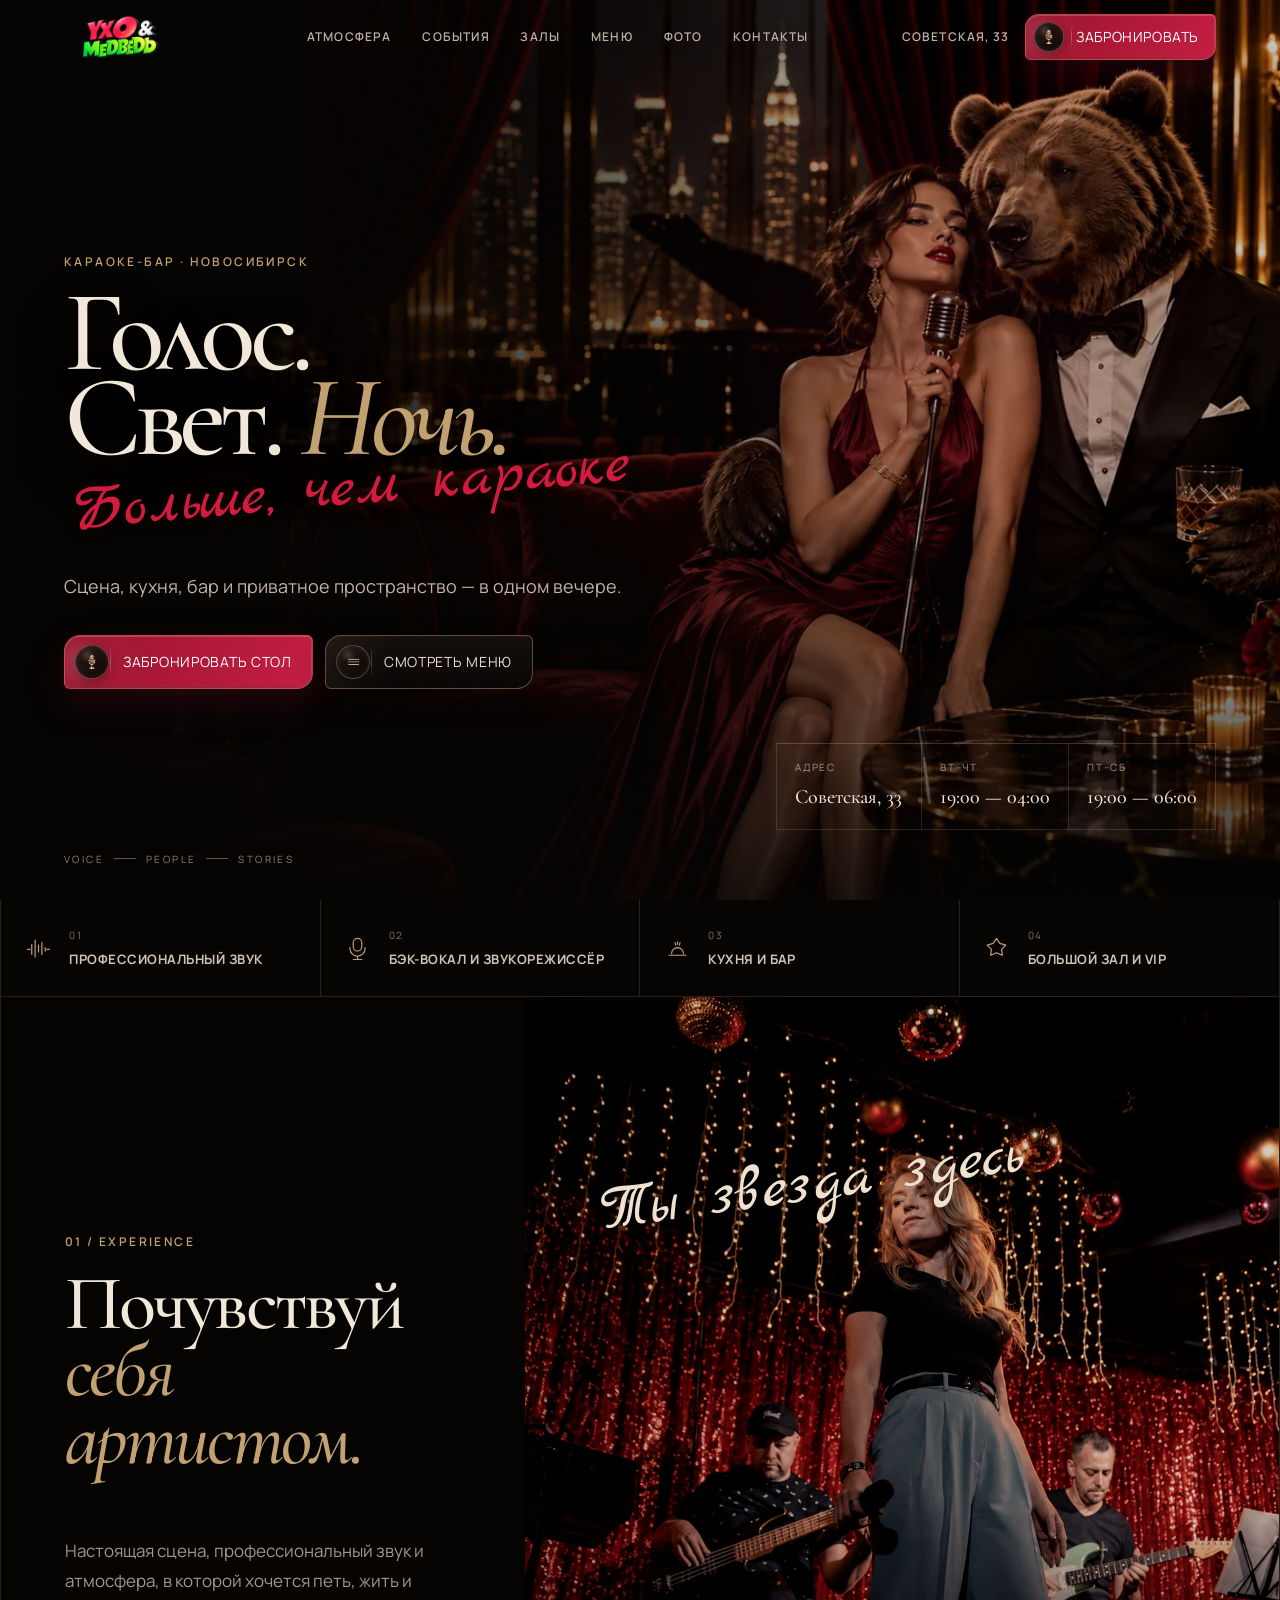
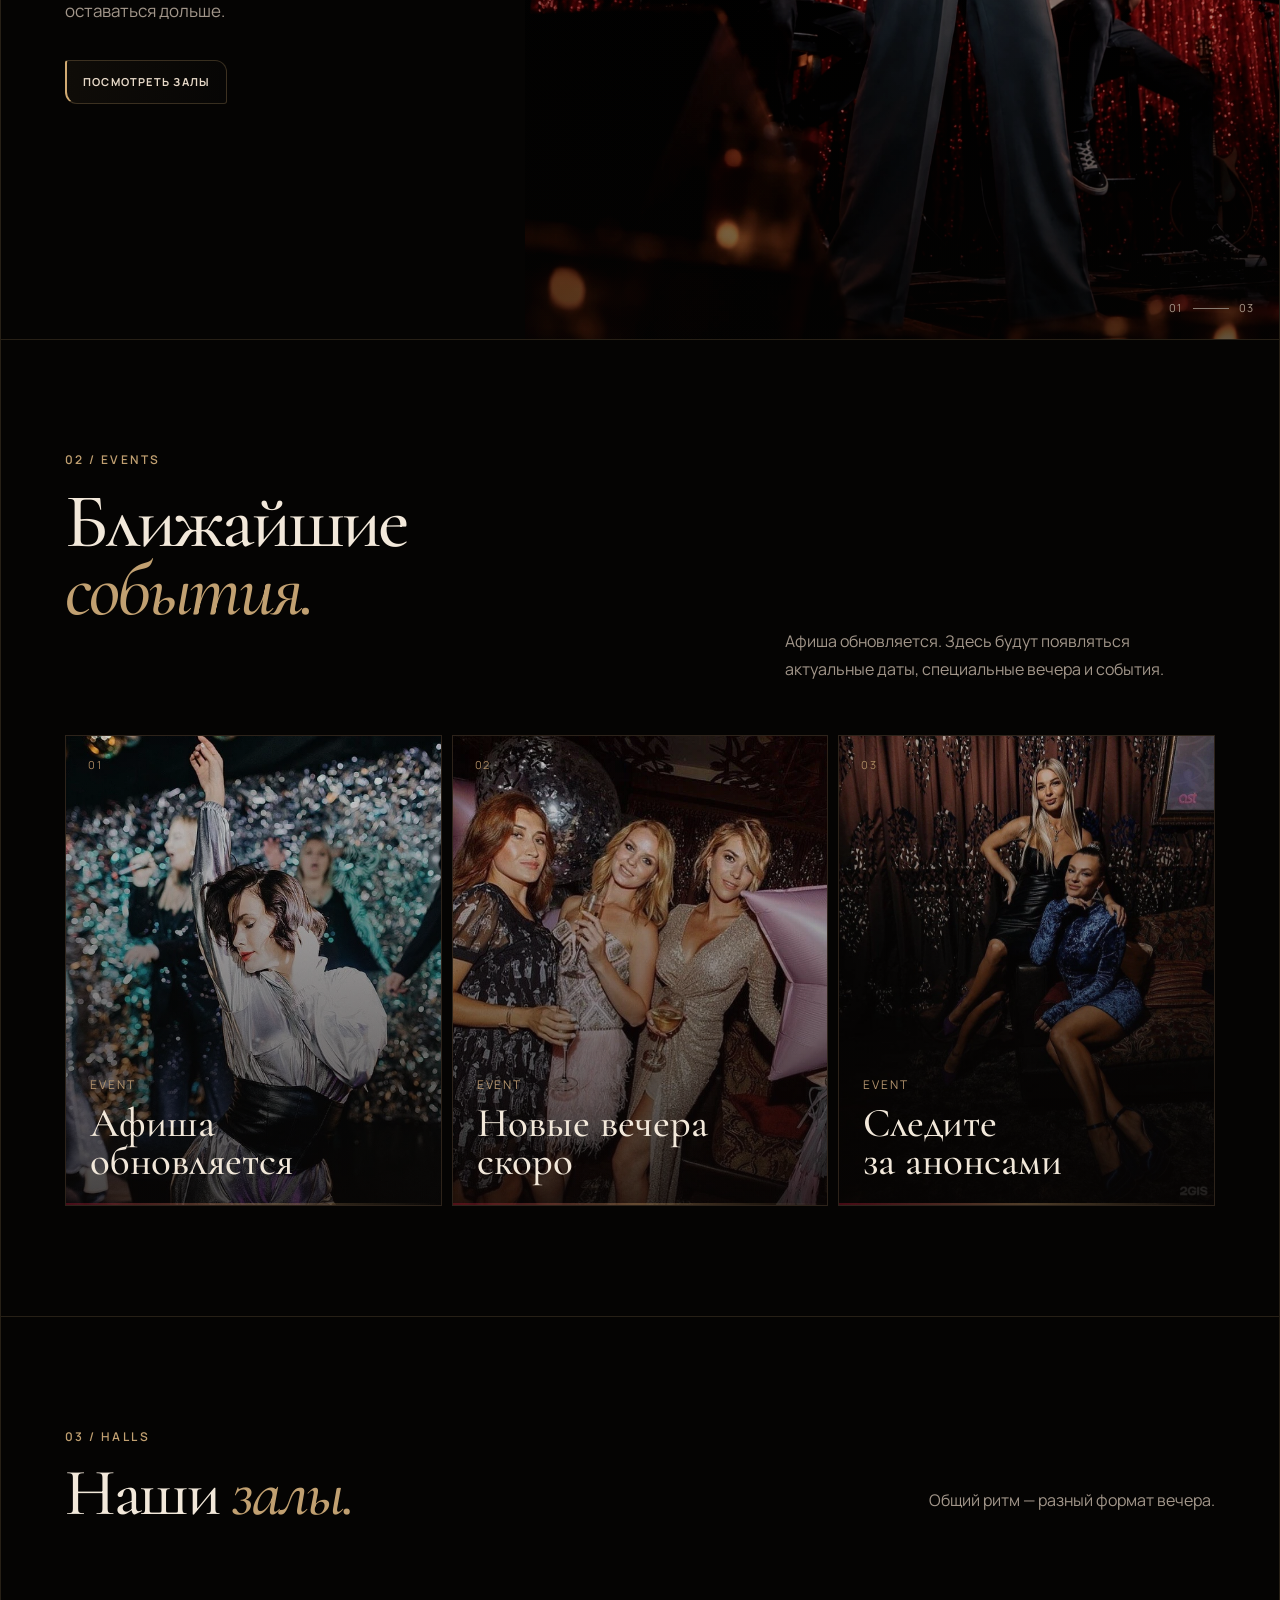
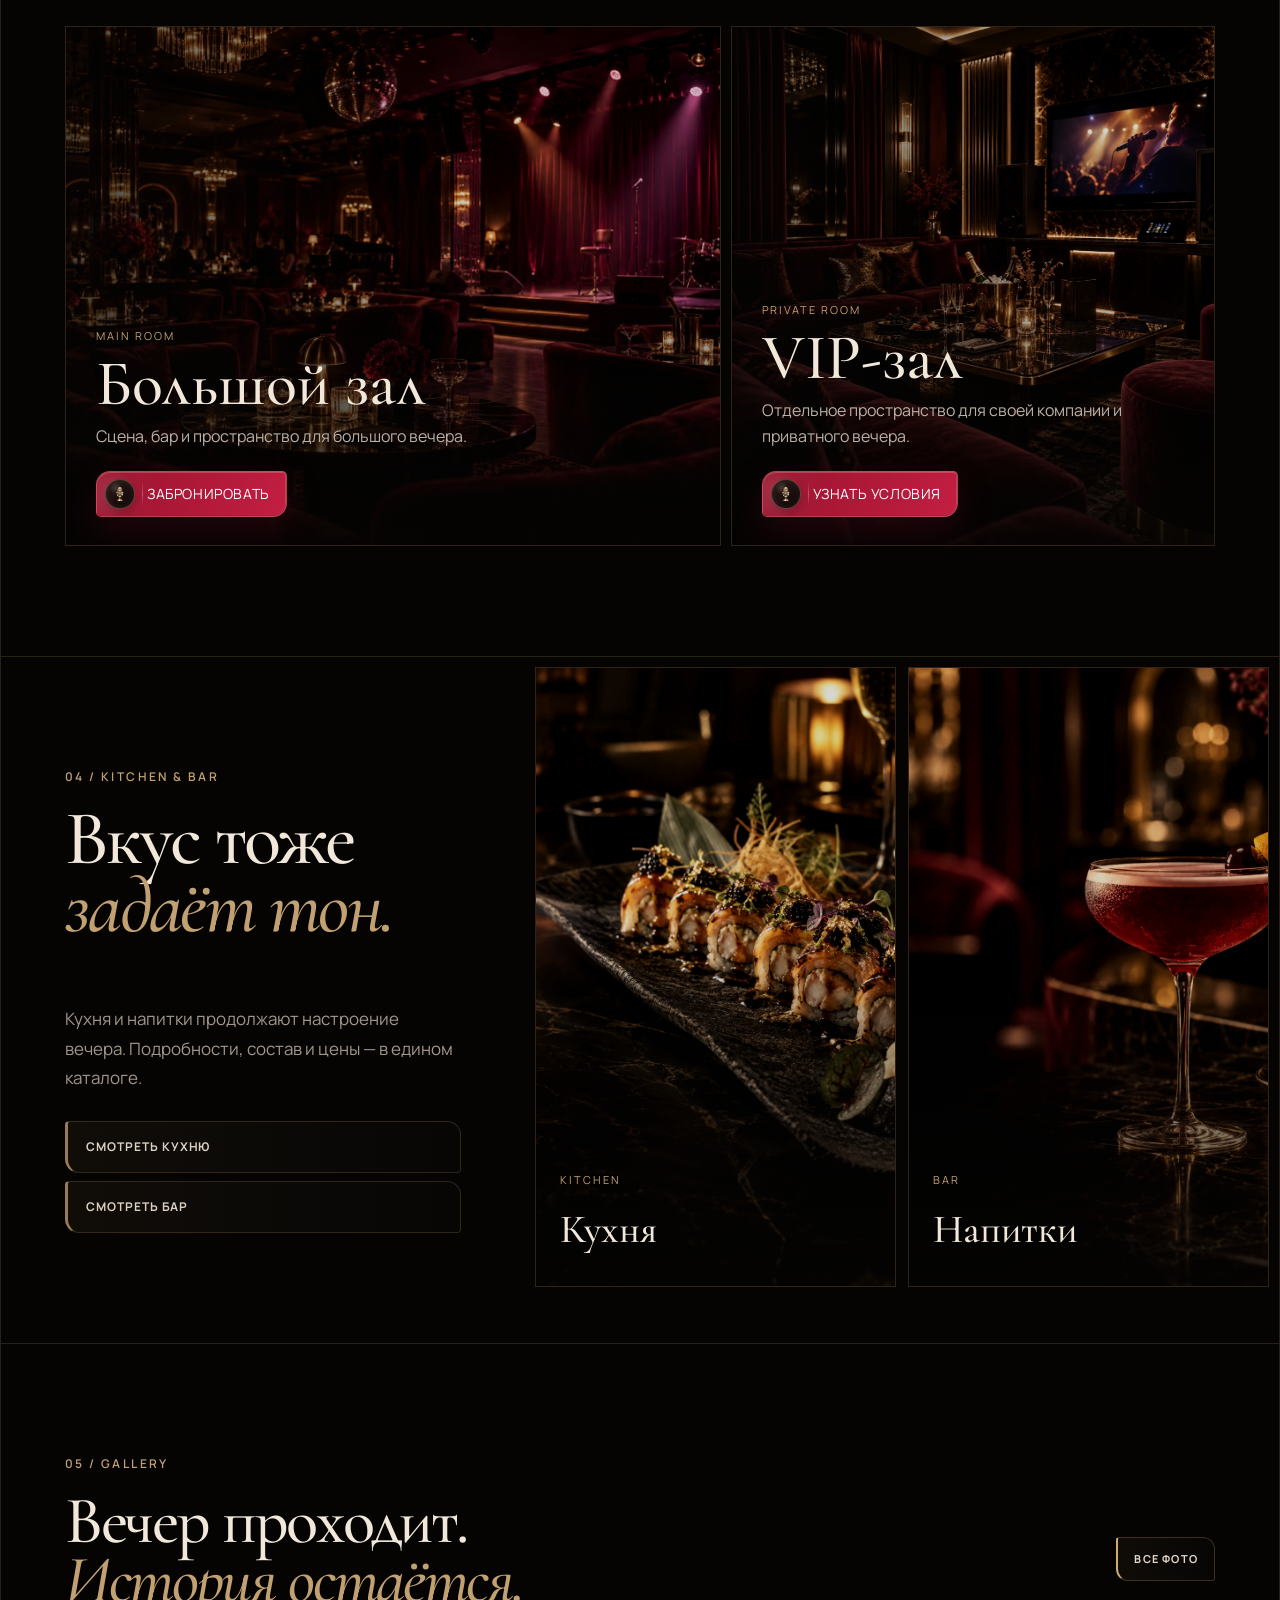
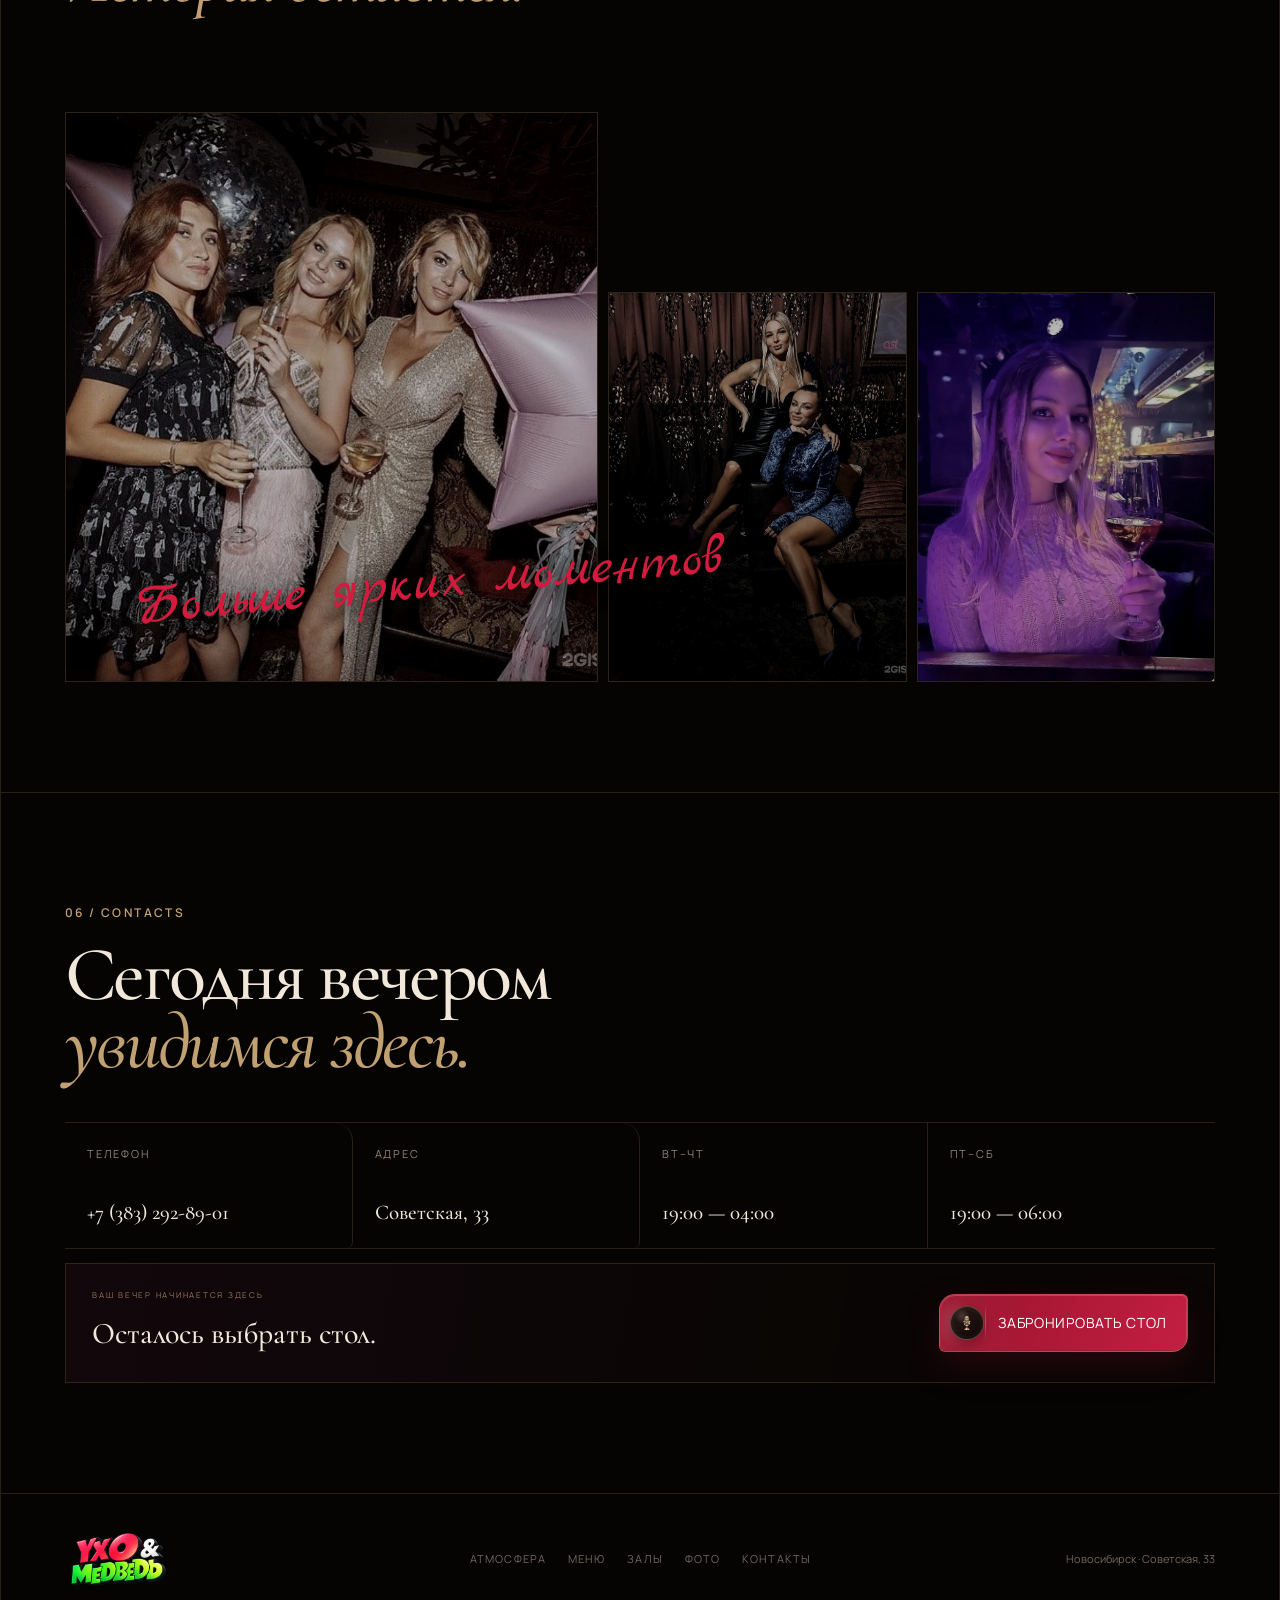
<file: index.html>
<!doctype html>
<html lang="ru">
<head>
  <meta charset="utf-8">
  <meta name="viewport" content="width=device-width,initial-scale=1,viewport-fit=cover">
  <meta name="theme-color" content="#050403">
  <meta name="description" content="Ухо & Медведь — караоке-бар в Новосибирске. Сцена, кухня, бар, большой зал и VIP-пространство.">
  <title>Ухо & Медведь — караоке-бар</title>
  <link rel="preconnect" href="https://fonts.googleapis.com">
  <link rel="preconnect" href="https://fonts.gstatic.com" crossorigin>
  <link href="https://fonts.googleapis.com/css2?family=Cormorant+Garamond:ital,wght@0,500;0,600;1,500&family=Manrope:wght@400;500;600;700&family=Marck+Script&display=swap" rel="stylesheet">
  <link rel="icon" type="image/png" href="assets/logo-glossy.png">
  <link rel="stylesheet" href="redesign.css?v=burger-right-v34">
  <!-- build: menu-cards-v21-20260923-0148 -->
</head>
<body>
  <header class="site-header" id="top">
    <a class="brand" href="#top" aria-label="Ухо & Медведь">
      <img src="assets/logo-glossy.png" alt="Ухо & Медведь">
    </a>
    <nav class="desktop-nav" aria-label="Основная навигация">
      <a href="#experience">Атмосфера</a>
      <a href="#events">События</a>
      <a href="#halls">Залы</a>
      <a href="#menu">Меню</a>
      <a href="#gallery">Фото</a>
      <a href="#contacts">Контакты</a>
    </nav>
    <div class="header-actions">
      <a class="header-address" href="#contacts">Советская, 33</a>
      <a class="button button-primary karaoke-cta button-compact" href="https://wa.me/79139168901?text=%D0%A5%D0%BE%D1%87%D1%83%20%D0%B7%D0%B0%D0%B1%D1%80%D0%BE%D0%BD%D0%B8%D1%80%D0%BE%D0%B2%D0%B0%D1%82%D1%8C%20%D1%81%D1%82%D0%BE%D0%BB" target="_blank" rel="noopener"><span class="cta-mic" aria-hidden="true"><img src="assets/ui/karaoke-mic.webp" alt=""></span><span class="cta-label">Забронировать</span></a>
    </div>
    <button class="burger" type="button" aria-label="Открыть меню" aria-expanded="false"><span></span><span></span></button>
  </header>

  <main>
    <section class="hero" aria-labelledby="hero-title">
      <div class="hero-media" aria-hidden="true"></div>
      <div class="hero-vignette" aria-hidden="true"></div>
      <div class="hero-layout">
        <div class="hero-copy">
          <p class="eyebrow">КАРАОКЕ-БАР · НОВОСИБИРСК</p>
          <h1 id="hero-title">Голос.<br>Свет. <em>Ночь.</em></h1>
          <p class="script-accent">Больше, чем караоке</p>
          <p class="hero-lead">Сцена, кухня, бар и приватное пространство — в одном вечере.</p>
          <div class="hero-cta">
            <a class="button button-primary karaoke-cta" href="https://wa.me/79139168901?text=%D0%A5%D0%BE%D1%87%D1%83%20%D0%B7%D0%B0%D0%B1%D1%80%D0%BE%D0%BD%D0%B8%D1%80%D0%BE%D0%B2%D0%B0%D1%82%D1%8C%20%D1%81%D1%82%D0%BE%D0%BB" target="_blank" rel="noopener"><span class="cta-mic" aria-hidden="true"><img src="assets/ui/karaoke-mic.webp" alt=""></span><span class="cta-label">Забронировать стол</span></a>
            <a class="button button-secondary karaoke-secondary" href="food.html?v=37"><span class="secondary-icon" aria-hidden="true"><img src="assets/ui/karaoke-menu.webp" alt=""></span><span class="cta-label">Смотреть меню</span></a>
          </div>
        </div>

        <aside class="hero-facts" aria-label="Информация о заведении">
          <div><small>АДРЕС</small><strong>Советская, 33</strong></div>
          <div><small>ВТ–ЧТ</small><strong>19:00 — 04:00</strong></div>
          <div><small>ПТ–СБ</small><strong>19:00 — 06:00</strong></div>
        </aside>
      </div>
      <div class="hero-caption"><span>VOICE</span><i></i><span>PEOPLE</span><i></i><span>STORIES</span></div>
    </section>

    <section class="benefits" aria-label="Особенности Ухо & Медведь">
      <article>
        <span class="line-icon" aria-hidden="true"><svg viewBox="0 0 32 32"><path d="M3 17h3m2-6v12m4-17v20m4-14v8m4-11v14m4-8v4m2-2h3"/></svg></span>
        <div><small>01</small><b>Профессиональный звук</b></div>
      </article>
      <article>
        <span class="line-icon" aria-hidden="true"><svg viewBox="0 0 32 32"><rect x="11" y="4" width="10" height="15" rx="5"/><path d="M7 15v1a9 9 0 0 0 18 0v-1M16 25v4m-5 0h10"/></svg></span>
        <div><small>02</small><b>Бэк-вокал и звукорежиссёр</b></div>
      </article>
      <article>
        <span class="line-icon" aria-hidden="true"><svg viewBox="0 0 32 32"><path d="M6 24h20M9 22a7 7 0 0 1 14 0M16 8v3m-3-2 1 3m5-3-1 3"/></svg></span>
        <div><small>03</small><b>Кухня и бар</b></div>
      </article>
      <article>
        <span class="line-icon" aria-hidden="true"><svg viewBox="0 0 32 32"><path d="m16 4 4 6 7 2-5 5 1 7-7-3-7 3 1-7-5-5 7-2z"/></svg></span>
        <div><small>04</small><b>Большой зал и VIP</b></div>
      </article>
    </section>

    <section class="experience editorial-section" id="experience">
      <div class="section-copy">
        <p class="eyebrow">01 / EXPERIENCE</p>
        <h2>Почувствуй<br><em>себя артистом.</em></h2>
        <p>Настоящая сцена, профессиональный звук и атмосфера, в которой хочется петь, жить и оставаться дольше.</p>
        <a class="text-link" href="#halls">Посмотреть залы</a>
      </div>
      <figure class="experience-visual">
        <img src="assets/venue/experience-stage-real-v24.webp?v=20260923-0255" alt="Сцена караоке-бара Ухо & Медведь" loading="eager" fetchpriority="high" decoding="async">
        <figcaption class="script-accent">Ты звезда здесь</figcaption>
        <div class="visual-index"><span>01</span><i></i><span>03</span></div>
      </figure>
    </section>

    <section class="events section-shell" id="events">
      <header class="section-heading">
        <div><p class="eyebrow">02 / EVENTS</p><h2>Ближайшие<br><em>события.</em></h2></div>
        <p>Афиша обновляется. Здесь будут появляться актуальные даты, специальные вечера и события.</p>
      </header>
      <div class="events-grid" aria-label="Места для ближайших событий">
        <article class="event-poster event-one"><div class="event-no">01</div><div><small>EVENT</small><h3>Афиша<br>обновляется</h3></div></article>
        <article class="event-poster event-two"><div class="event-no">02</div><div><small>EVENT</small><h3>Новые вечера<br>скоро</h3></div></article>
        <article class="event-poster event-three"><div class="event-no">03</div><div><small>EVENT</small><h3>Следите<br>за анонсами</h3></div></article>
      </div>
    </section>

    <section class="halls section-shell" id="halls">
      <header class="section-heading compact">
        <div><p class="eyebrow">03 / HALLS</p><h2>Наши <em>залы.</em></h2></div>
        <p>Общий ритм — разный формат вечера.</p>
      </header>
      <div class="halls-grid">
        <article class="hall hall-main">
          <img src="assets/venue/hall-main-premium-v23.webp?v=20260923-0250" alt="Большой зал Ухо & Медведь" loading="eager" fetchpriority="high" decoding="async">
          <div class="hall-shade"></div>
          <div class="hall-copy">
            <small>MAIN ROOM</small>
            <h3>Большой зал</h3>
            <p>Сцена, бар и пространство для большого вечера.</p>
            <a class="button button-primary karaoke-cta button-small" href="https://wa.me/79139168901?text=%D0%A5%D0%BE%D1%87%D1%83%20%D0%B7%D0%B0%D0%B1%D1%80%D0%BE%D0%BD%D0%B8%D1%80%D0%BE%D0%B2%D0%B0%D1%82%D1%8C%20%D1%81%D1%82%D0%BE%D0%BB" target="_blank" rel="noopener"><span class="cta-mic" aria-hidden="true"><img src="assets/ui/karaoke-mic.webp" alt=""></span><span class="cta-label">Забронировать</span></a>
          </div>
        </article>
        <article class="hall hall-vip">
          <img src="assets/venue/hall-vip-premium-v23.webp?v=20260923-0250" alt="VIP-зал Ухо & Медведь" loading="eager" decoding="async">
          <div class="hall-shade"></div>
          <div class="hall-copy">
            <small>PRIVATE ROOM</small>
            <h3>VIP-зал</h3>
            <p>Отдельное пространство для своей компании и приватного вечера.</p>
            <a class="button button-primary karaoke-cta button-small" href="https://wa.me/79139168901?text=%D0%A5%D0%BE%D1%87%D1%83%20%D1%83%D0%B7%D0%BD%D0%B0%D1%82%D1%8C%20%D0%BF%D1%80%D0%BE%20VIP-%D0%B7%D0%B0%D0%BB" target="_blank" rel="noopener"><span class="cta-mic" aria-hidden="true"><img src="assets/ui/karaoke-mic.webp" alt=""></span><span class="cta-label">Узнать условия</span></a>
          </div>
        </article>
      </div>
    </section>

    <section class="menu-preview editorial-section" id="menu">
      <div class="section-copy">
        <p class="eyebrow">04 / KITCHEN & BAR</p>
        <h2>Вкус тоже<br><em>задаёт тон.</em></h2>
        <p>Кухня и напитки продолжают настроение вечера. Подробности, состав и цены — в едином каталоге.</p>
        <div class="menu-links">
          <a href="catalog.html?tab=food"><span>Смотреть кухню</span></a>
          <a href="catalog.html?tab=bar&v=30"><span>Смотреть бар</span></a>
        </div>
      </div>
      <div class="menu-visual-grid">
        <a class="menu-shot menu-shot-food" href="catalog.html?tab=food">
          <img src="assets/venue/kitchen-premium-v21.webp?v=20260923-0148" alt="Фирменный ролл кухни Ухо & Медведь" loading="eager" fetchpriority="high" decoding="async">
          <span><small>KITCHEN</small><strong>Кухня</strong></span>
        </a>
        <a class="menu-shot menu-shot-bar" href="catalog.html?tab=bar&v=30">
          <img src="assets/venue/bar-premium-v21.webp?v=20260923-0148" alt="Коктейль в баре Ухо & Медведь" loading="eager" fetchpriority="high" decoding="async">
          <span><small>BAR</small><strong>Напитки</strong></span>
        </a>
      </div>
    </section>

    <section class="gallery section-shell" id="gallery">
      <header class="section-heading compact">
        <div><p class="eyebrow">05 / GALLERY</p><h2>Вечер проходит.<br><em>История остаётся.</em></h2></div>
        <a class="text-link" href="https://2gis.ru/novosibirsk/firm/141265769806977/tab/photos" target="_blank" rel="noopener">Все фото</a>
      </header>
      <div class="gallery-grid">
        <figure class="gallery-large"><img src="assets/venue/party-2gis.webp" alt="Гости Ухо & Медведь" loading="lazy" decoding="async"></figure>
        <figure><img src="assets/venue/lounge-2gis.webp" alt="Вечер в Ухо & Медведь" loading="lazy" decoding="async"></figure>
        <figure><img src="assets/venue/nightlife-2gis.webp" alt="Ночная атмосфера Ухо & Медведь" loading="lazy" decoding="async"></figure>
        <p class="script-accent gallery-script">Больше ярких моментов</p>
      </div>
    </section>

    <section class="contacts section-shell" id="contacts">
      <header class="contacts-heading">
        <p class="eyebrow">06 / CONTACTS</p>
        <h2>Сегодня вечером<br><em>увидимся здесь.</em></h2>
      </header>
      <div class="contact-grid">
        <a href="tel:+73832928901"><small>ТЕЛЕФОН</small><strong>+7 (383) 292-89-01</strong></a>
        <a href="https://yandex.ru/maps/?text=%D0%9D%D0%BE%D0%B2%D0%BE%D1%81%D0%B8%D0%B1%D0%B8%D1%80%D1%81%D0%BA%2C%20%D0%A1%D0%BE%D0%B2%D0%B5%D1%82%D1%81%D0%BA%D0%B0%D1%8F%2033" target="_blank" rel="noopener"><small>АДРЕС</small><strong>Советская, 33</strong></a>
        <div><small>ВТ–ЧТ</small><strong>19:00 — 04:00</strong></div>
        <div><small>ПТ–СБ</small><strong>19:00 — 06:00</strong></div>
      </div>
      <div class="final-booking">
        <div class="final-booking-copy"><small>ВАШ ВЕЧЕР НАЧИНАЕТСЯ ЗДЕСЬ</small><strong>Осталось выбрать стол.</strong></div>
        <a class="button button-primary karaoke-cta final-booking-button" href="https://wa.me/79139168901?text=%D0%A5%D0%BE%D1%87%D1%83%20%D0%B7%D0%B0%D0%B1%D1%80%D0%BE%D0%BD%D0%B8%D1%80%D0%BE%D0%B2%D0%B0%D1%82%D1%8C%20%D1%81%D1%82%D0%BE%D0%BB" target="_blank" rel="noopener"><span class="cta-mic" aria-hidden="true"><img src="assets/ui/karaoke-mic.webp" alt=""></span><span class="cta-label">Забронировать стол</span></a>
      </div>
    </section>
  </main>

  <footer class="site-footer">
    <img src="assets/logo-glossy.png" alt="Ухо & Медведь">
    <nav><a href="#experience">Атмосфера</a><a href="food.html?v=37">Меню</a><a href="#halls">Залы</a><a href="#gallery">Фото</a><a href="#contacts">Контакты</a></nav>
    <span>Новосибирск · Советская, 33</span>
  </footer>

  <div class="mobile-dock" aria-label="Быстрые действия">
    <a class="mobile-call" href="tel:+73832928901" aria-label="Позвонить">
      <span class="dock-icon dock-phone" aria-hidden="true"><svg viewBox="0 0 24 24"><path d="M6.6 2.8 9.3 7c.3.5.2 1.1-.2 1.5l-1.5 1.5c1.2 2.4 3 4.2 5.4 5.4l1.5-1.5c.4-.4 1-.5 1.5-.2l4.2 2.7c.5.3.7.9.5 1.4l-.9 2.2c-.2.5-.7.8-1.2.8C10 20.8 3.2 14 3.2 5.4c0-.5.3-1 .8-1.2l2.2-.9c.5-.2 1.1 0 1.4.5Z"/></svg></span>
      <small>Позвонить</small>
    </a>
    <a class="mobile-book" href="https://wa.me/79139168901?text=%D0%A5%D0%BE%D1%87%D1%83%20%D0%B7%D0%B0%D0%B1%D1%80%D0%BE%D0%BD%D0%B8%D1%80%D0%BE%D0%B2%D0%B0%D1%82%D1%8C%20%D1%81%D1%82%D0%BE%D0%BB" target="_blank" rel="noopener" aria-label="Забронировать стол">
      <span class="dock-icon dock-mic" aria-hidden="true"><img src="assets/ui/karaoke-mic.webp" alt=""></span>
      <small>Бронь</small>
    </a>
    <a class="mobile-address" href="https://2gis.ru/novosibirsk/firm/141265769806977" target="_blank" rel="noopener" aria-label="Открыть адрес в 2ГИС">
      <span class="dock-icon" aria-hidden="true"><img src="assets/ui/karaoke-location.webp" alt=""></span>
      <small>Адрес</small>
    </a>
  </div>

  <div class="menu-drawer" aria-hidden="true">
    <button class="drawer-close" type="button" aria-label="Закрыть меню">×</button>
    <nav><a href="#experience">Атмосфера</a><a href="#events">События</a><a href="#halls">Залы</a><a href="food.html?v=37">Меню</a><a href="#gallery">Фото</a><a href="#contacts">Контакты</a></nav>
  </div>
  <script src="redesign.js?v=mobile-food-link-v35"></script>
</body>
</html>
</file>
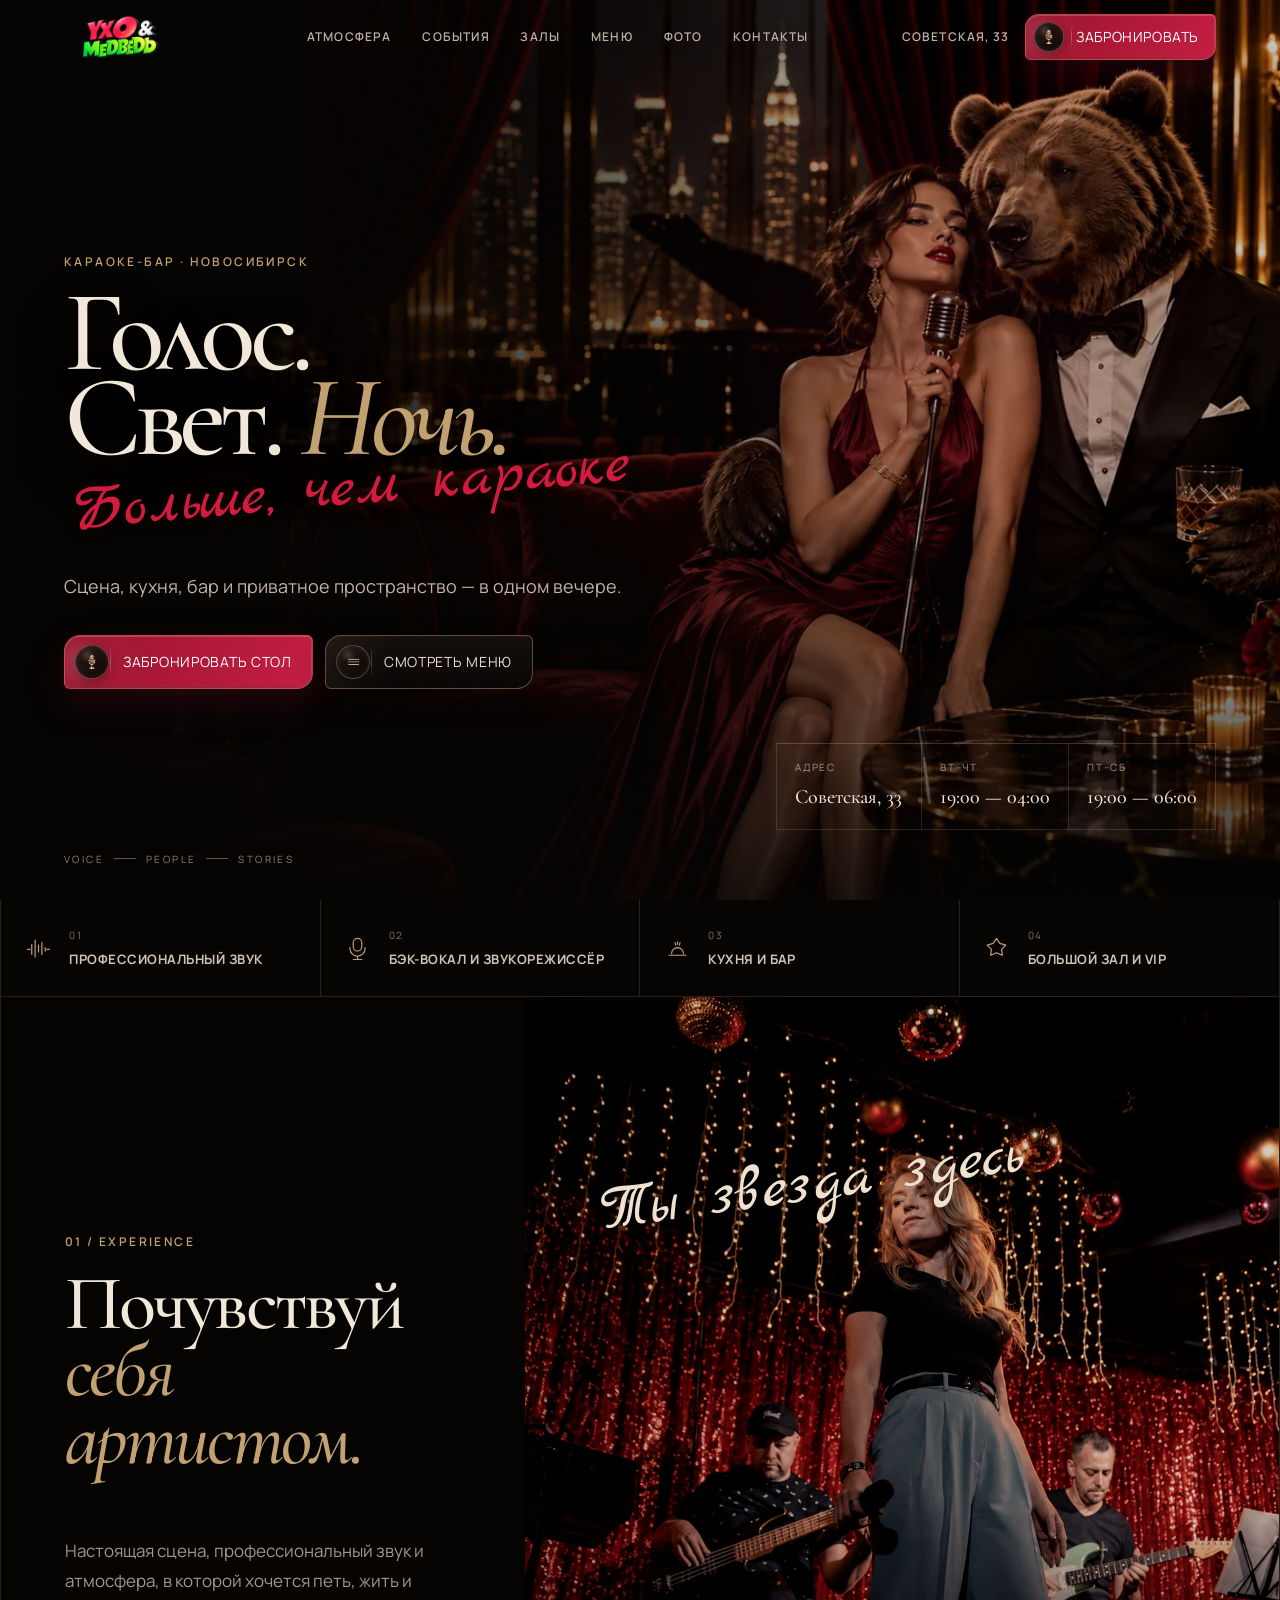
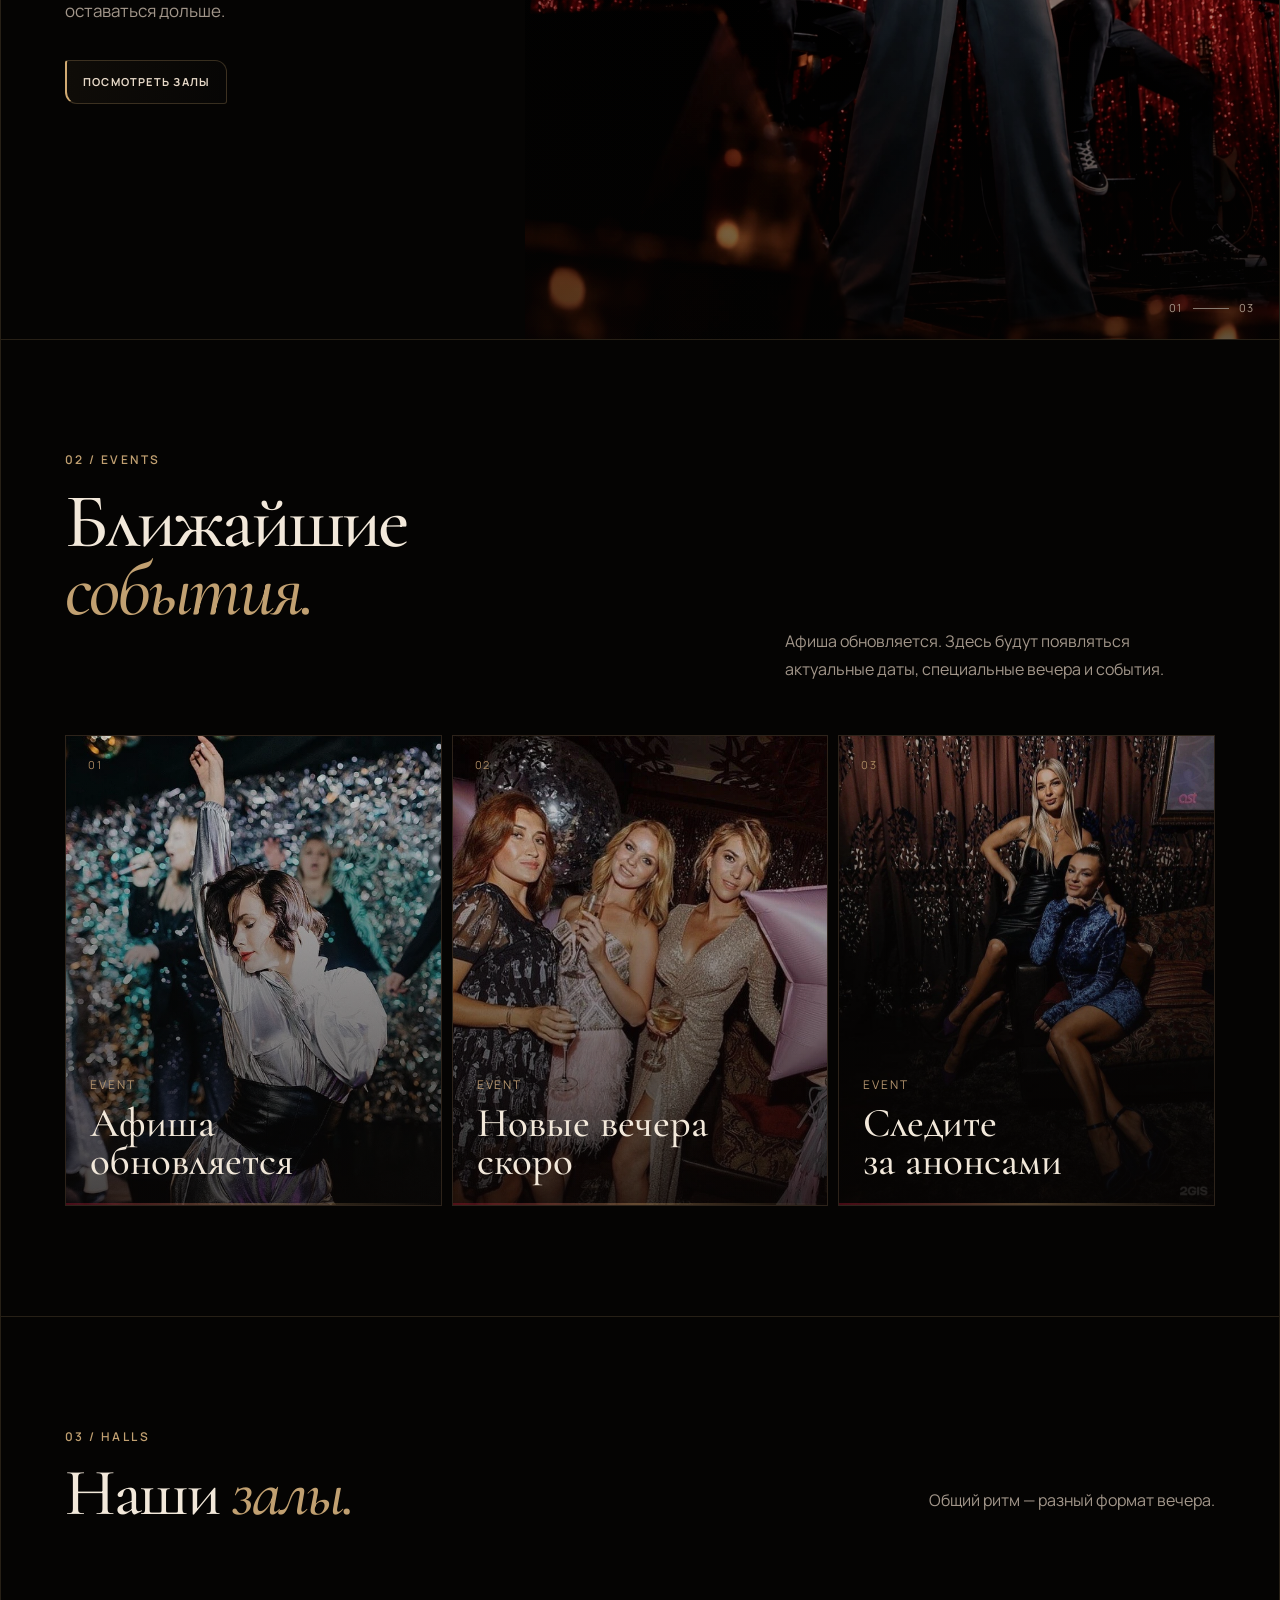
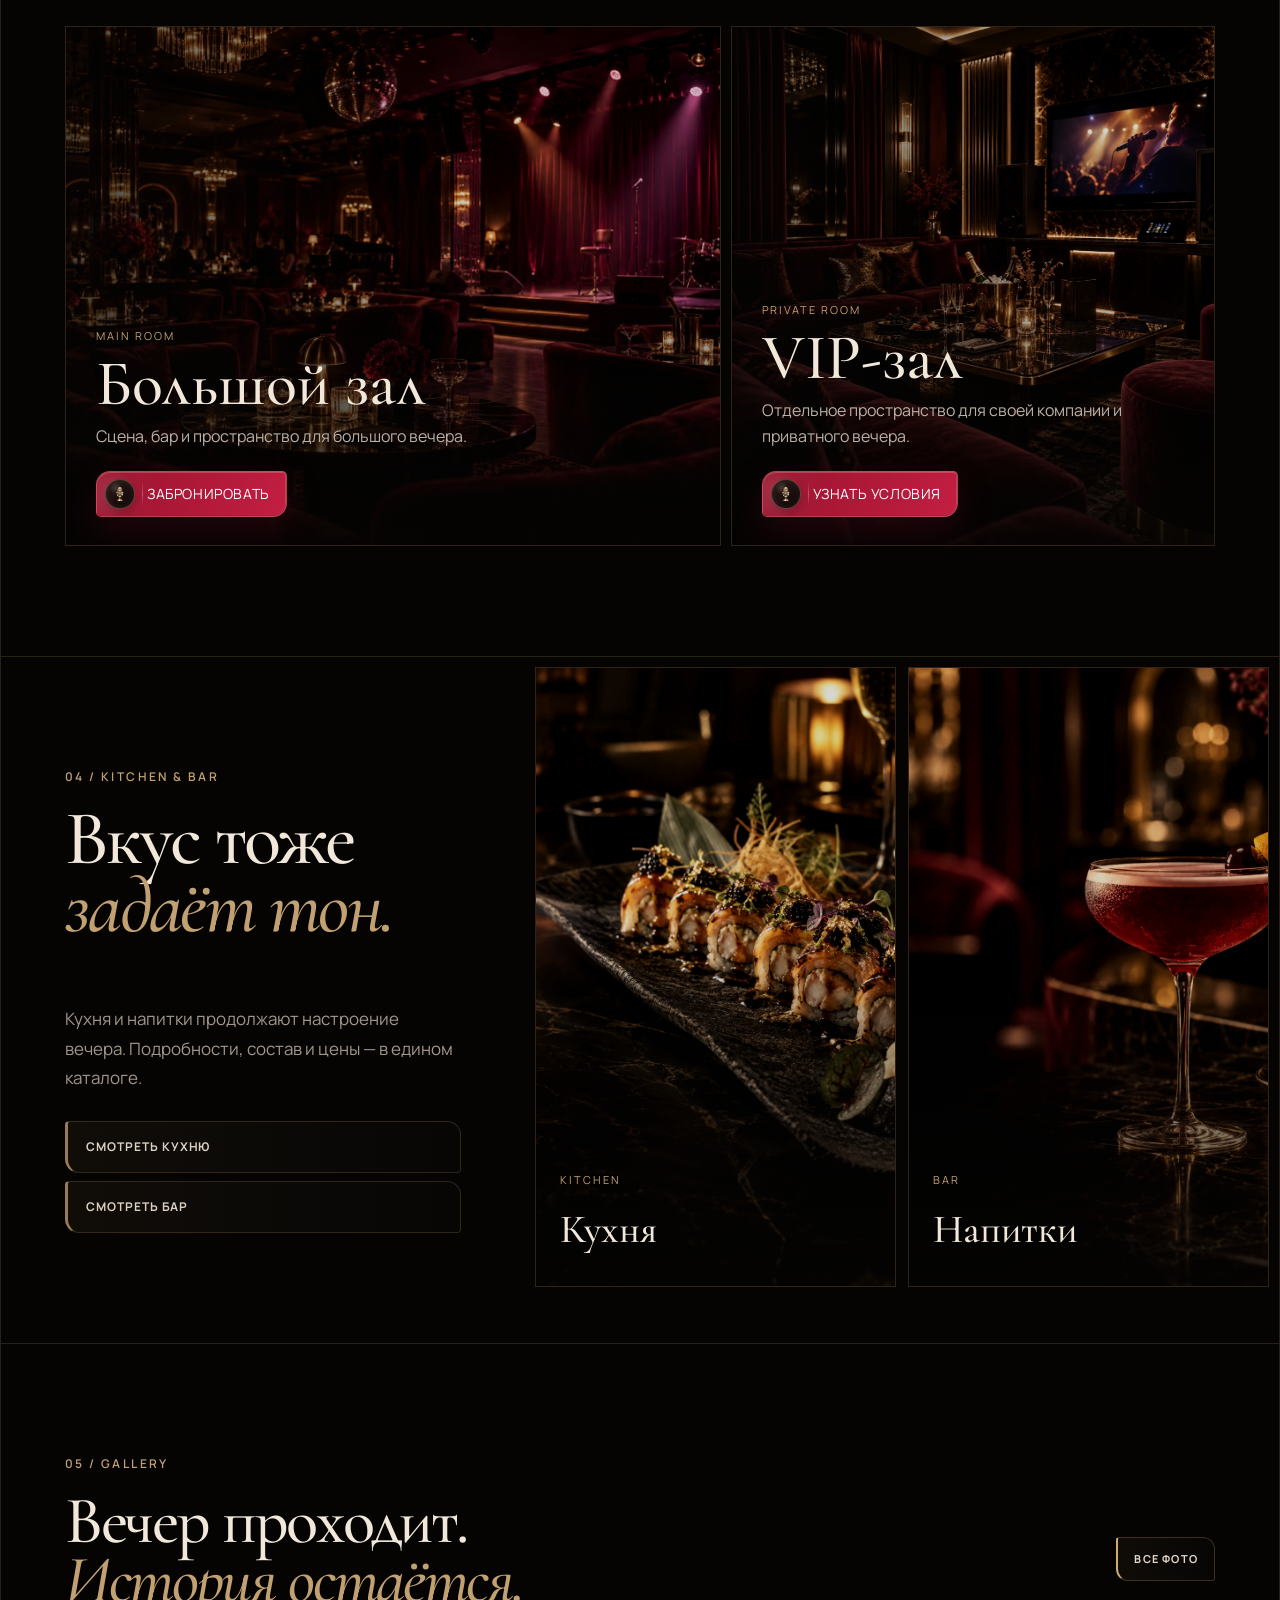
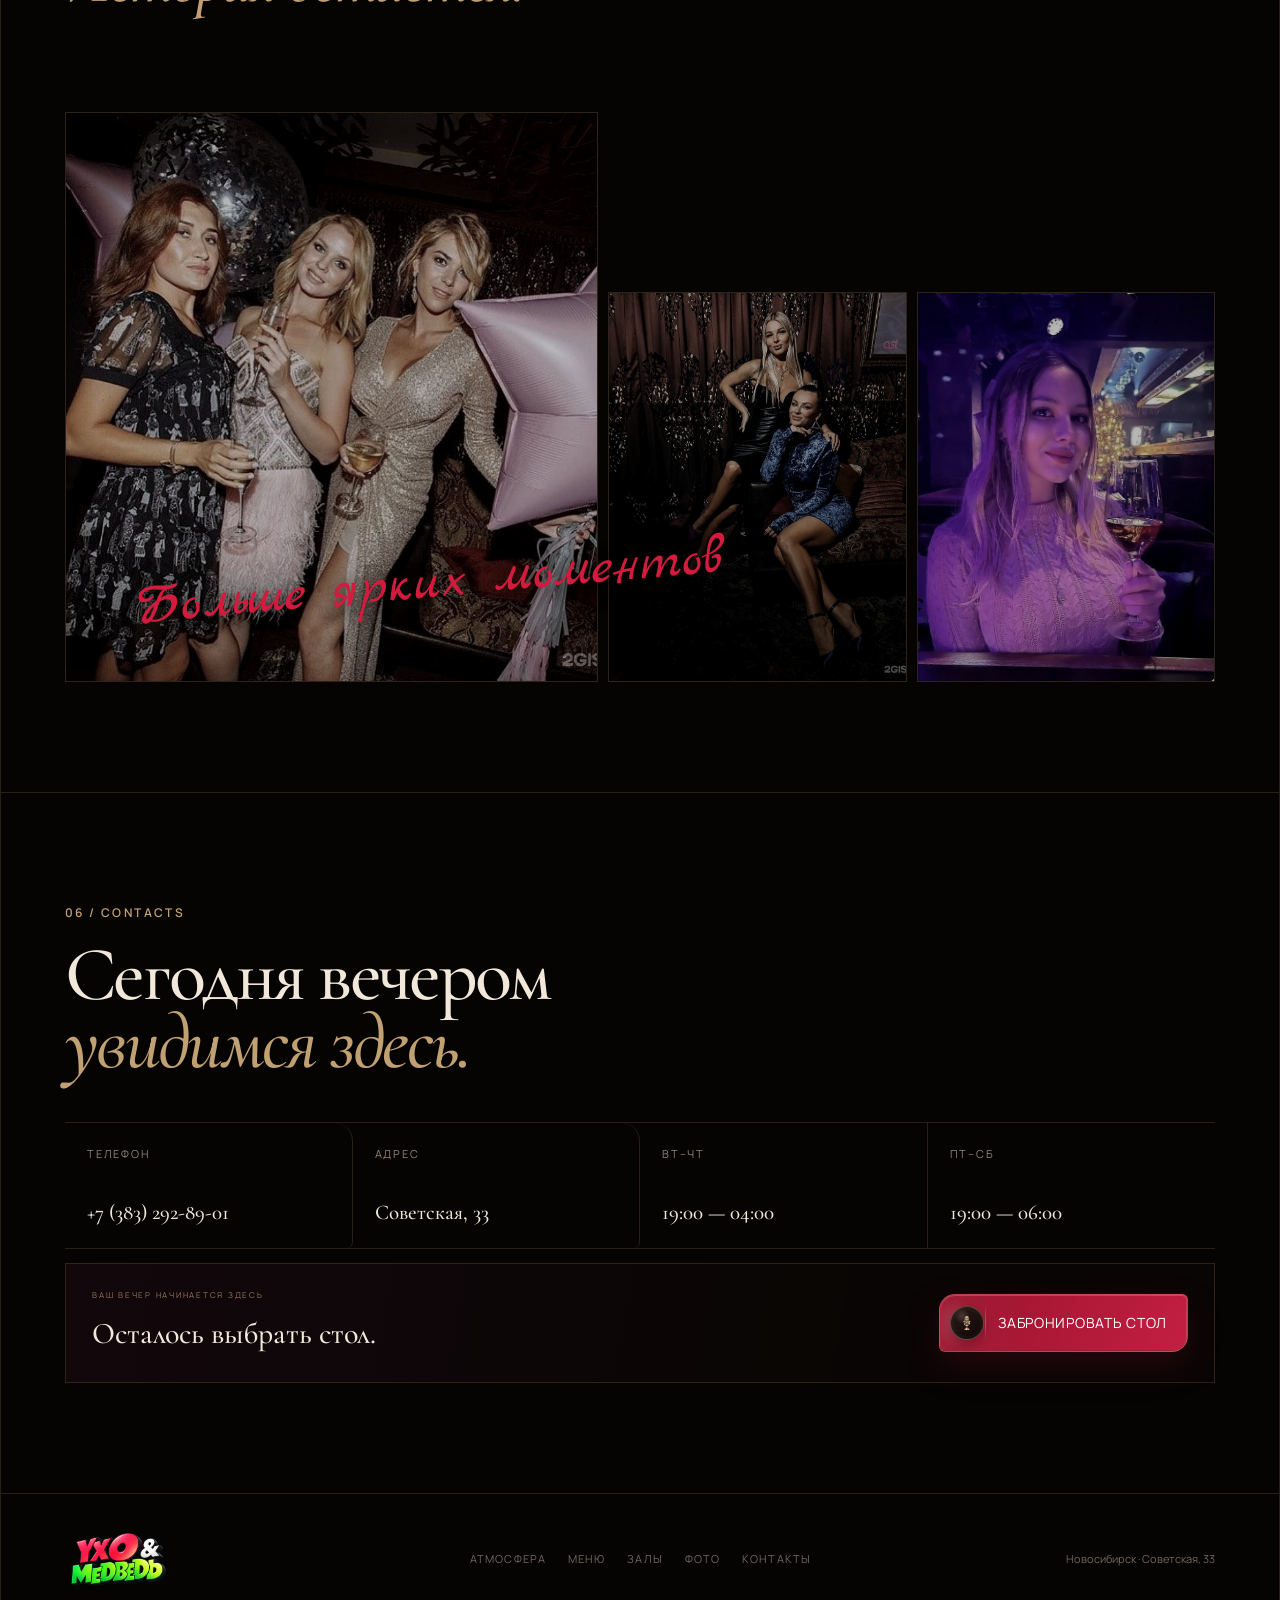
<file: docs/index.html>
<!doctype html>
<html lang="ru">
<head>
  <meta charset="utf-8">
  <meta name="viewport" content="width=device-width,initial-scale=1,viewport-fit=cover">
  <meta name="theme-color" content="#050403">
  <meta name="description" content="Ухо & Медведь — караоке-бар в Новосибирске. Сцена, кухня, бар, большой зал и VIP-пространство.">
  <title>Ухо & Медведь — караоке-бар</title>
  <link rel="preconnect" href="https://fonts.googleapis.com">
  <link rel="preconnect" href="https://fonts.gstatic.com" crossorigin>
  <link href="https://fonts.googleapis.com/css2?family=Cormorant+Garamond:ital,wght@0,500;0,600;1,500&family=Manrope:wght@400;500;600;700&family=Marck+Script&display=swap" rel="stylesheet">
  <link rel="icon" type="image/png" href="assets/logo-glossy.png">
  <link rel="stylesheet" href="redesign.css?v=burger-right-v34">
  <!-- build: menu-cards-v21-20260923-0148 -->
</head>
<body>
  <header class="site-header" id="top">
    <a class="brand" href="#top" aria-label="Ухо & Медведь">
      <img src="assets/logo-glossy.png" alt="Ухо & Медведь">
    </a>
    <nav class="desktop-nav" aria-label="Основная навигация">
      <a href="#experience">Атмосфера</a>
      <a href="#events">События</a>
      <a href="#halls">Залы</a>
      <a href="#menu">Меню</a>
      <a href="#gallery">Фото</a>
      <a href="#contacts">Контакты</a>
    </nav>
    <div class="header-actions">
      <a class="header-address" href="#contacts">Советская, 33</a>
      <a class="button button-primary karaoke-cta button-compact" href="tel:+73832928901"><span class="cta-mic" aria-hidden="true"><img src="assets/ui/karaoke-mic.webp" alt=""></span><span class="cta-label">Забронировать</span></a>
    </div>
    <button class="burger" type="button" aria-label="Открыть меню" aria-expanded="false"><span></span><span></span></button>
  </header>

  <main>
    <section class="hero" aria-labelledby="hero-title">
      <div class="hero-media" aria-hidden="true"></div>
      <div class="hero-vignette" aria-hidden="true"></div>
      <div class="hero-layout">
        <div class="hero-copy">
          <p class="eyebrow">КАРАОКЕ-БАР · НОВОСИБИРСК</p>
          <h1 id="hero-title">Голос.<br>Свет. <em>Ночь.</em></h1>
          <p class="script-accent">Больше, чем караоке</p>
          <p class="hero-lead">Сцена, кухня, бар и приватное пространство — в одном вечере.</p>
          <div class="hero-cta">
            <a class="button button-primary karaoke-cta" href="tel:+73832928901"><span class="cta-mic" aria-hidden="true"><img src="assets/ui/karaoke-mic.webp" alt=""></span><span class="cta-label">Забронировать стол</span></a>
            <a class="button button-secondary karaoke-secondary" href="food.html?v=37"><span class="secondary-icon" aria-hidden="true"><img src="assets/ui/karaoke-menu.webp" alt=""></span><span class="cta-label">Смотреть меню</span></a>
          </div>
        </div>

        <aside class="hero-facts" aria-label="Информация о заведении">
          <div><small>АДРЕС</small><strong>Советская, 33</strong></div>
          <div><small>ВТ–ЧТ</small><strong>19:00 — 04:00</strong></div>
          <div><small>ПТ–СБ</small><strong>19:00 — 06:00</strong></div>
        </aside>
      </div>
      <div class="hero-caption"><span>VOICE</span><i></i><span>PEOPLE</span><i></i><span>STORIES</span></div>
    </section>

    <section class="benefits" aria-label="Особенности Ухо & Медведь">
      <article>
        <span class="line-icon" aria-hidden="true"><svg viewBox="0 0 32 32"><path d="M3 17h3m2-6v12m4-17v20m4-14v8m4-11v14m4-8v4m2-2h3"/></svg></span>
        <div><small>01</small><b>Профессиональный звук</b></div>
      </article>
      <article>
        <span class="line-icon" aria-hidden="true"><svg viewBox="0 0 32 32"><rect x="11" y="4" width="10" height="15" rx="5"/><path d="M7 15v1a9 9 0 0 0 18 0v-1M16 25v4m-5 0h10"/></svg></span>
        <div><small>02</small><b>Бэк-вокал и звукорежиссёр</b></div>
      </article>
      <article>
        <span class="line-icon" aria-hidden="true"><svg viewBox="0 0 32 32"><path d="M6 24h20M9 22a7 7 0 0 1 14 0M16 8v3m-3-2 1 3m5-3-1 3"/></svg></span>
        <div><small>03</small><b>Кухня и бар</b></div>
      </article>
      <article>
        <span class="line-icon" aria-hidden="true"><svg viewBox="0 0 32 32"><path d="m16 4 4 6 7 2-5 5 1 7-7-3-7 3 1-7-5-5 7-2z"/></svg></span>
        <div><small>04</small><b>Большой зал и VIP</b></div>
      </article>
    </section>

    <section class="experience editorial-section" id="experience">
      <div class="section-copy">
        <p class="eyebrow">01 / EXPERIENCE</p>
        <h2>Почувствуй<br><em>себя артистом.</em></h2>
        <p>Настоящая сцена, профессиональный звук и атмосфера, в которой хочется петь, жить и оставаться дольше.</p>
        <a class="text-link" href="#halls">Посмотреть залы</a>
      </div>
      <figure class="experience-visual">
        <img src="assets/venue/experience-stage-real-v24.webp?v=20260923-0255" alt="Сцена караоке-бара Ухо & Медведь" loading="eager" fetchpriority="high" decoding="async">
        <figcaption class="script-accent">Ты звезда здесь</figcaption>
        <div class="visual-index"><span>01</span><i></i><span>03</span></div>
      </figure>
    </section>

    <section class="events section-shell" id="events">
      <header class="section-heading">
        <div><p class="eyebrow">02 / EVENTS</p><h2>Ближайшие<br><em>события.</em></h2></div>
        <p>Афиша обновляется. Здесь будут появляться актуальные даты, специальные вечера и события.</p>
      </header>
      <div class="events-grid" aria-label="Места для ближайших событий">
        <article class="event-poster event-one"><div class="event-no">01</div><div><small>EVENT</small><h3>Афиша<br>обновляется</h3></div></article>
        <article class="event-poster event-two"><div class="event-no">02</div><div><small>EVENT</small><h3>Новые вечера<br>скоро</h3></div></article>
        <article class="event-poster event-three"><div class="event-no">03</div><div><small>EVENT</small><h3>Следите<br>за анонсами</h3></div></article>
      </div>
    </section>

    <section class="halls section-shell" id="halls">
      <header class="section-heading compact">
        <div><p class="eyebrow">03 / HALLS</p><h2>Наши <em>залы.</em></h2></div>
        <p>Общий ритм — разный формат вечера.</p>
      </header>
      <div class="halls-grid">
        <article class="hall hall-main">
          <img src="assets/venue/hall-main-premium-v23.webp?v=20260923-0250" alt="Большой зал Ухо & Медведь" loading="eager" fetchpriority="high" decoding="async">
          <div class="hall-shade"></div>
          <div class="hall-copy">
            <small>MAIN ROOM</small>
            <h3>Большой зал</h3>
            <p>Сцена, бар и пространство для большого вечера.</p>
            <a class="button button-primary karaoke-cta button-small" href="tel:+73832928901"><span class="cta-mic" aria-hidden="true"><img src="assets/ui/karaoke-mic.webp" alt=""></span><span class="cta-label">Забронировать</span></a>
          </div>
        </article>
        <article class="hall hall-vip">
          <img src="assets/venue/hall-vip-premium-v23.webp?v=20260923-0250" alt="VIP-зал Ухо & Медведь" loading="eager" decoding="async">
          <div class="hall-shade"></div>
          <div class="hall-copy">
            <small>PRIVATE ROOM</small>
            <h3>VIP-зал</h3>
            <p>Отдельное пространство для своей компании и приватного вечера.</p>
            <a class="button button-primary karaoke-cta button-small" href="https://wa.me/79139168901?text=%D0%A5%D0%BE%D1%87%D1%83%20%D1%83%D0%B7%D0%BD%D0%B0%D1%82%D1%8C%20%D0%BF%D1%80%D0%BE%20VIP-%D0%B7%D0%B0%D0%BB" target="_blank" rel="noopener"><span class="cta-mic" aria-hidden="true"><img src="assets/ui/karaoke-mic.webp" alt=""></span><span class="cta-label">Узнать условия</span></a>
          </div>
        </article>
      </div>
    </section>

    <section class="menu-preview editorial-section" id="menu">
      <div class="section-copy">
        <p class="eyebrow">04 / KITCHEN & BAR</p>
        <h2>Вкус тоже<br><em>задаёт тон.</em></h2>
        <p>Кухня и напитки продолжают настроение вечера. Подробности, состав и цены — в едином каталоге.</p>
        <div class="menu-links">
          <a href="catalog.html?tab=food"><span>Смотреть кухню</span></a>
          <a href="catalog.html?tab=bar&v=30"><span>Смотреть бар</span></a>
        </div>
      </div>
      <div class="menu-visual-grid">
        <a class="menu-shot menu-shot-food" href="catalog.html?tab=food">
          <img src="assets/venue/kitchen-premium-v21.webp?v=20260923-0148" alt="Фирменный ролл кухни Ухо & Медведь" loading="eager" fetchpriority="high" decoding="async">
          <span><small>KITCHEN</small><strong>Кухня</strong></span>
        </a>
        <a class="menu-shot menu-shot-bar" href="catalog.html?tab=bar&v=30">
          <img src="assets/venue/bar-premium-v21.webp?v=20260923-0148" alt="Коктейль в баре Ухо & Медведь" loading="eager" fetchpriority="high" decoding="async">
          <span><small>BAR</small><strong>Напитки</strong></span>
        </a>
      </div>
    </section>

    <section class="gallery section-shell" id="gallery">
      <header class="section-heading compact">
        <div><p class="eyebrow">05 / GALLERY</p><h2>Вечер проходит.<br><em>История остаётся.</em></h2></div>
        <a class="text-link" href="https://2gis.ru/novosibirsk/firm/141265769806977/tab/photos" target="_blank" rel="noopener">Все фото</a>
      </header>
      <div class="gallery-grid">
        <figure class="gallery-large"><img src="assets/venue/party-2gis.webp" alt="Гости Ухо & Медведь" loading="lazy" decoding="async"></figure>
        <figure><img src="assets/venue/lounge-2gis.webp" alt="Вечер в Ухо & Медведь" loading="lazy" decoding="async"></figure>
        <figure><img src="assets/venue/nightlife-2gis.webp" alt="Ночная атмосфера Ухо & Медведь" loading="lazy" decoding="async"></figure>
        <p class="script-accent gallery-script">Больше ярких моментов</p>
      </div>
    </section>

    <section class="contacts section-shell" id="contacts">
      <header class="contacts-heading">
        <p class="eyebrow">06 / CONTACTS</p>
        <h2>Сегодня вечером<br><em>увидимся здесь.</em></h2>
      </header>
      <div class="contact-grid">
        <a href="tel:+73832928901"><small>ТЕЛЕФОН</small><strong>+7 (383) 292-89-01</strong></a>
        <a href="https://yandex.ru/maps/?text=%D0%9D%D0%BE%D0%B2%D0%BE%D1%81%D0%B8%D0%B1%D0%B8%D1%80%D1%81%D0%BA%2C%20%D0%A1%D0%BE%D0%B2%D0%B5%D1%82%D1%81%D0%BA%D0%B0%D1%8F%2033" target="_blank" rel="noopener"><small>АДРЕС</small><strong>Советская, 33</strong></a>
        <div><small>ВТ–ЧТ</small><strong>19:00 — 04:00</strong></div>
        <div><small>ПТ–СБ</small><strong>19:00 — 06:00</strong></div>
      </div>
      <div class="final-booking">
        <div class="final-booking-copy"><small>ВАШ ВЕЧЕР НАЧИНАЕТСЯ ЗДЕСЬ</small><strong>Осталось выбрать стол.</strong></div>
        <a class="button button-primary karaoke-cta final-booking-button" href="tel:+73832928901"><span class="cta-mic" aria-hidden="true"><img src="assets/ui/karaoke-mic.webp" alt=""></span><span class="cta-label">Забронировать стол</span></a>
      </div>
    </section>
  </main>

  <footer class="site-footer">
    <img src="assets/logo-glossy.png" alt="Ухо & Медведь">
    <nav><a href="#experience">Атмосфера</a><a href="food.html?v=37">Меню</a><a href="#halls">Залы</a><a href="#gallery">Фото</a><a href="#contacts">Контакты</a></nav>
    <span>Новосибирск · Советская, 33</span>
  </footer>

  <div class="mobile-dock" aria-label="Быстрые действия">
    <a class="mobile-call" href="tel:+73832928901" aria-label="Позвонить">
      <span class="dock-icon dock-phone" aria-hidden="true"><svg viewBox="0 0 24 24"><path d="M6.6 2.8 9.3 7c.3.5.2 1.1-.2 1.5l-1.5 1.5c1.2 2.4 3 4.2 5.4 5.4l1.5-1.5c.4-.4 1-.5 1.5-.2l4.2 2.7c.5.3.7.9.5 1.4l-.9 2.2c-.2.5-.7.8-1.2.8C10 20.8 3.2 14 3.2 5.4c0-.5.3-1 .8-1.2l2.2-.9c.5-.2 1.1 0 1.4.5Z"/></svg></span>
      <small>Позвонить</small>
    </a>
    <a class="mobile-book" href="tel:+73832928901" aria-label="Забронировать стол">
      <span class="dock-icon dock-mic" aria-hidden="true"><img src="assets/ui/karaoke-mic.webp" alt=""></span>
      <small>Бронь</small>
    </a>
    <a class="mobile-address" href="https://2gis.ru/novosibirsk/firm/141265769806977" target="_blank" rel="noopener" aria-label="Открыть адрес в 2ГИС">
      <span class="dock-icon" aria-hidden="true"><img src="assets/ui/karaoke-location.webp" alt=""></span>
      <small>Адрес</small>
    </a>
  </div>

  <div class="menu-drawer" aria-hidden="true">
    <button class="drawer-close" type="button" aria-label="Закрыть меню">×</button>
    <nav><a href="#experience">Атмосфера</a><a href="#events">События</a><a href="#halls">Залы</a><a href="food.html?v=37">Меню</a><a href="#gallery">Фото</a><a href="#contacts">Контакты</a></nav>
  </div>
  <script src="redesign.js?v=mobile-food-link-v35"></script>
</body>
</html>
</file>
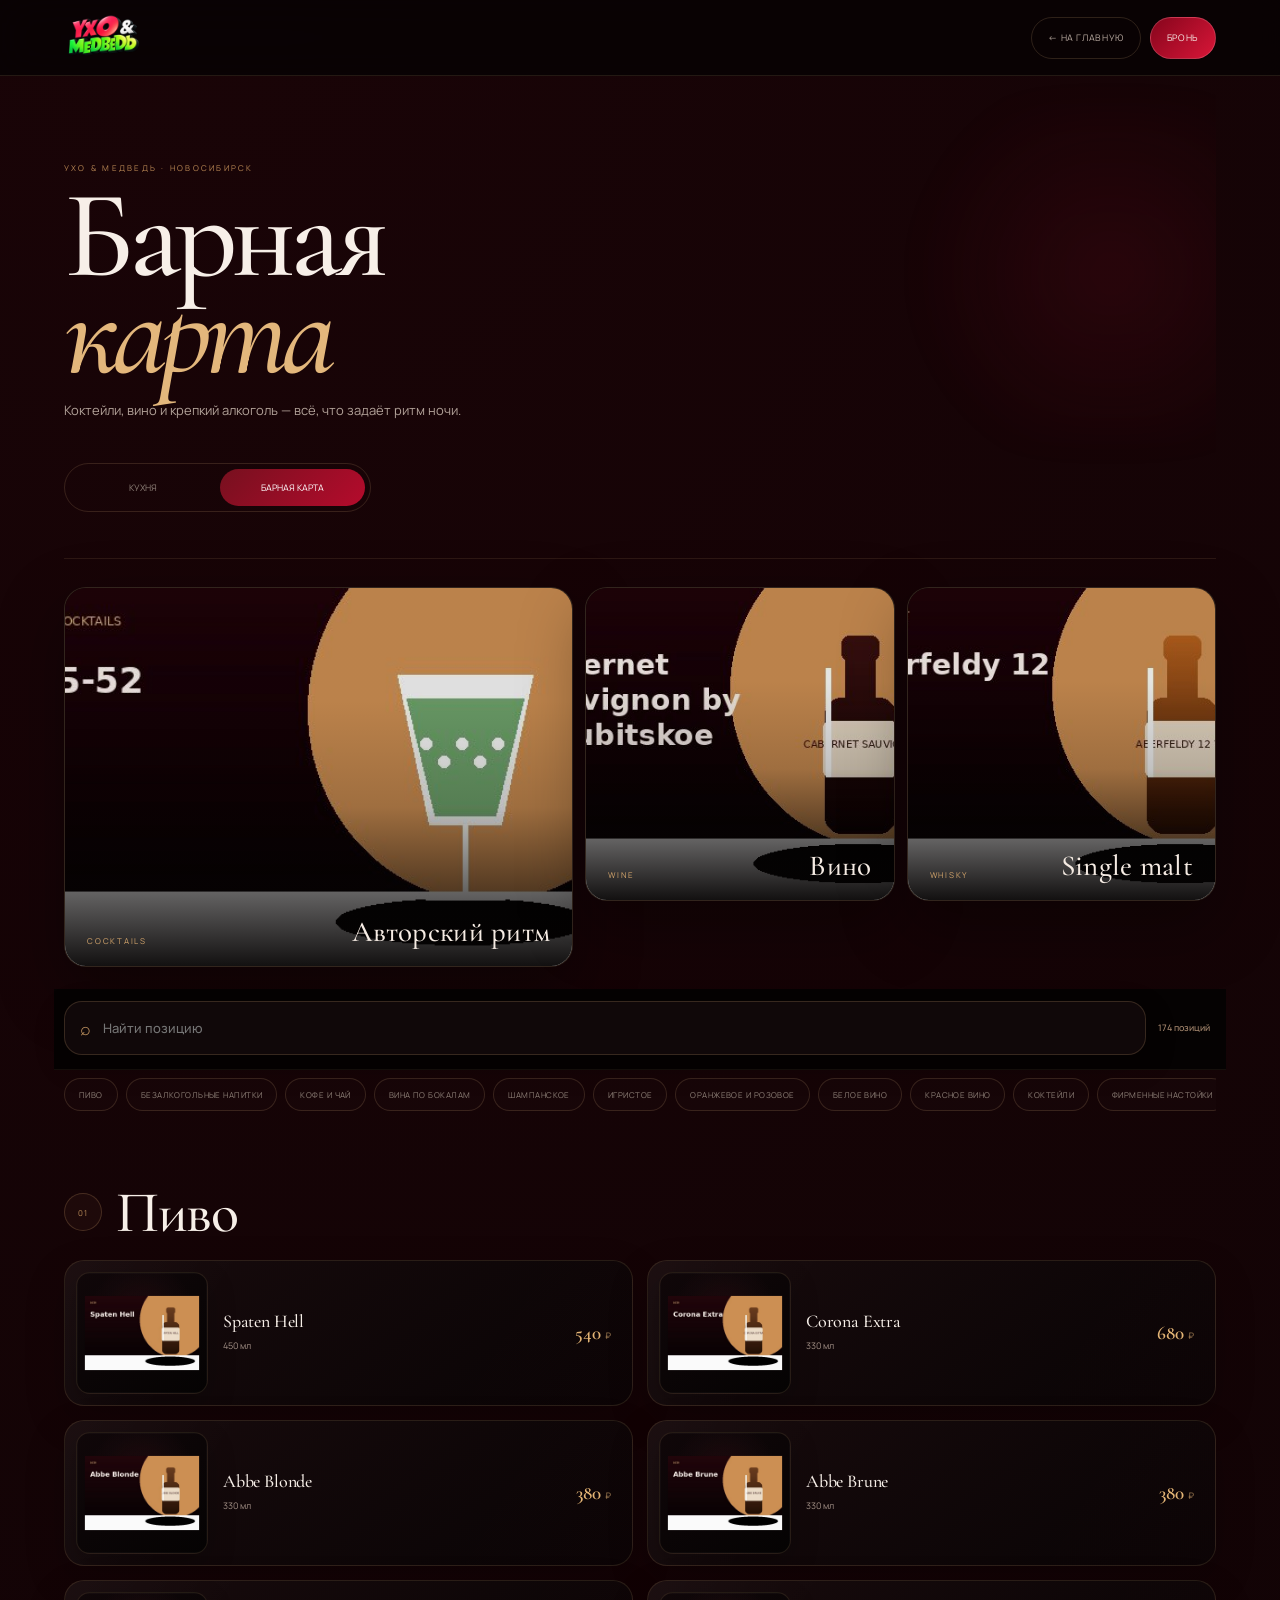
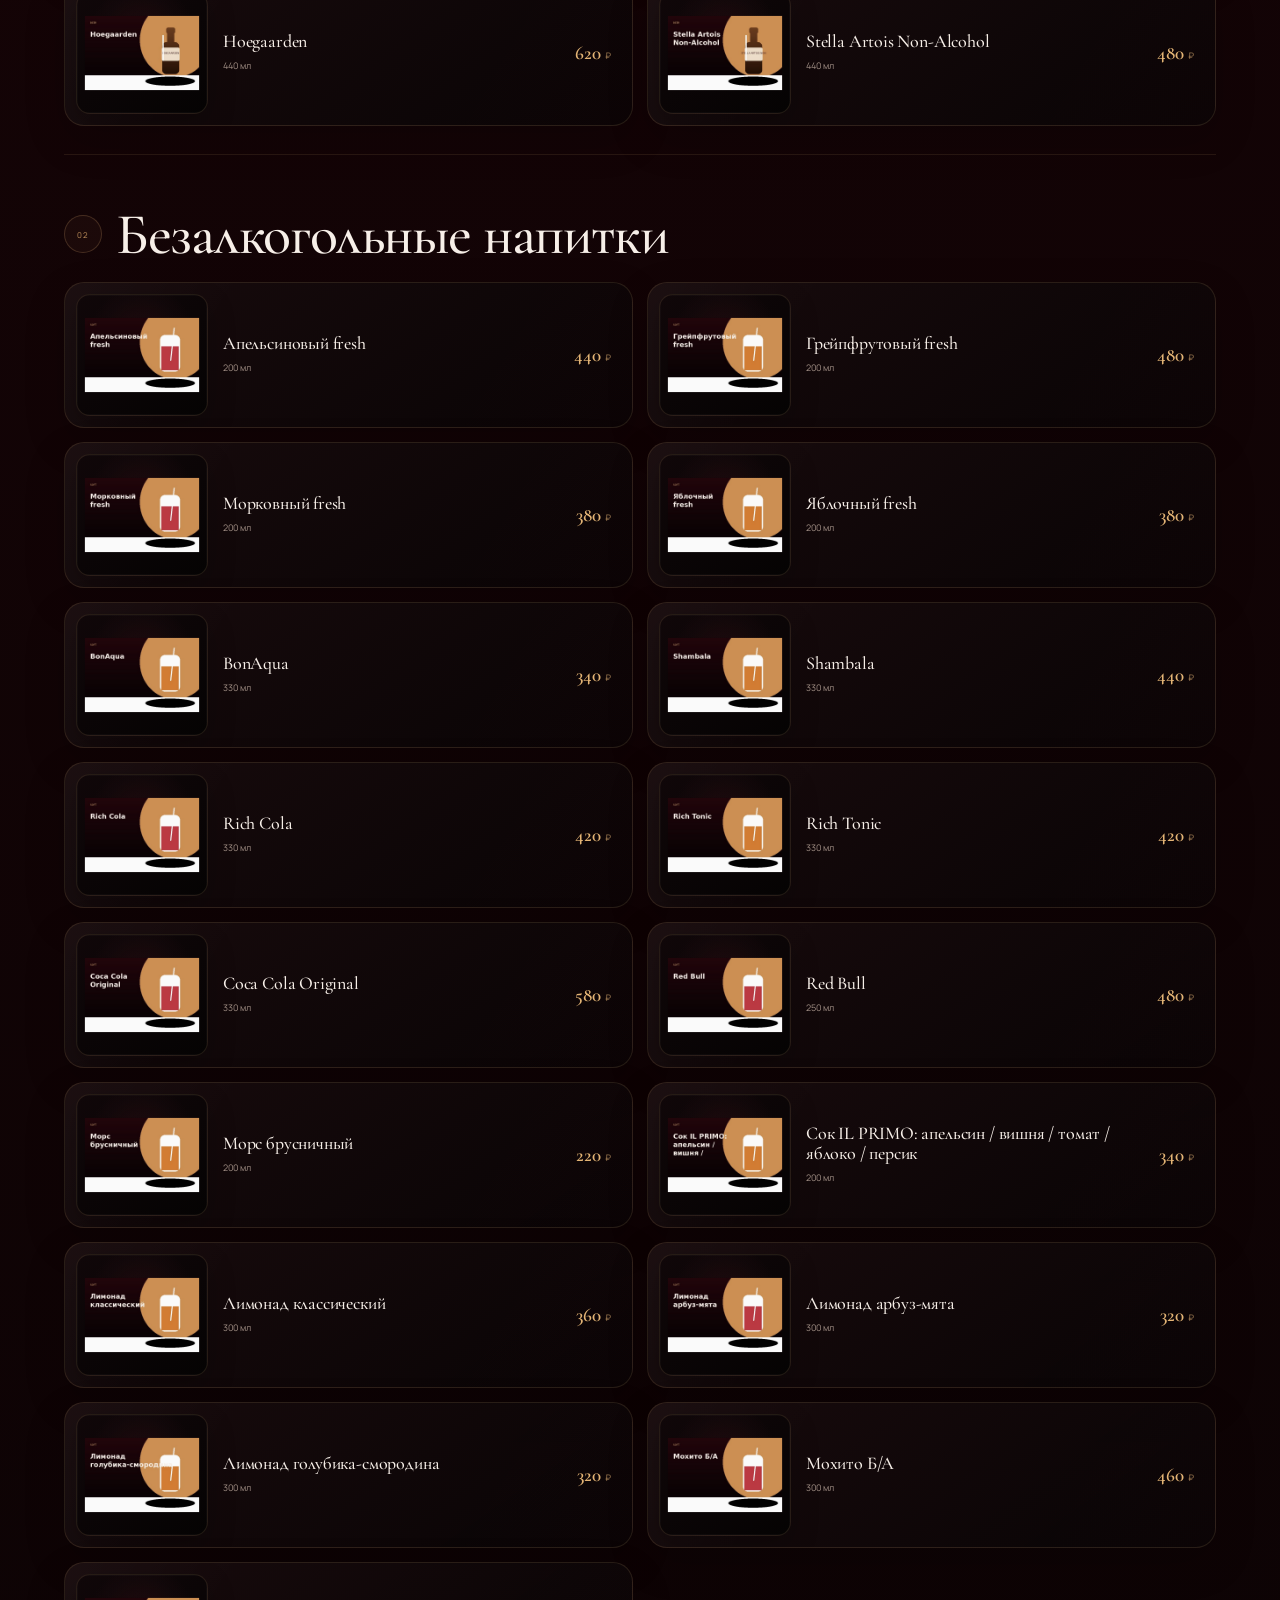
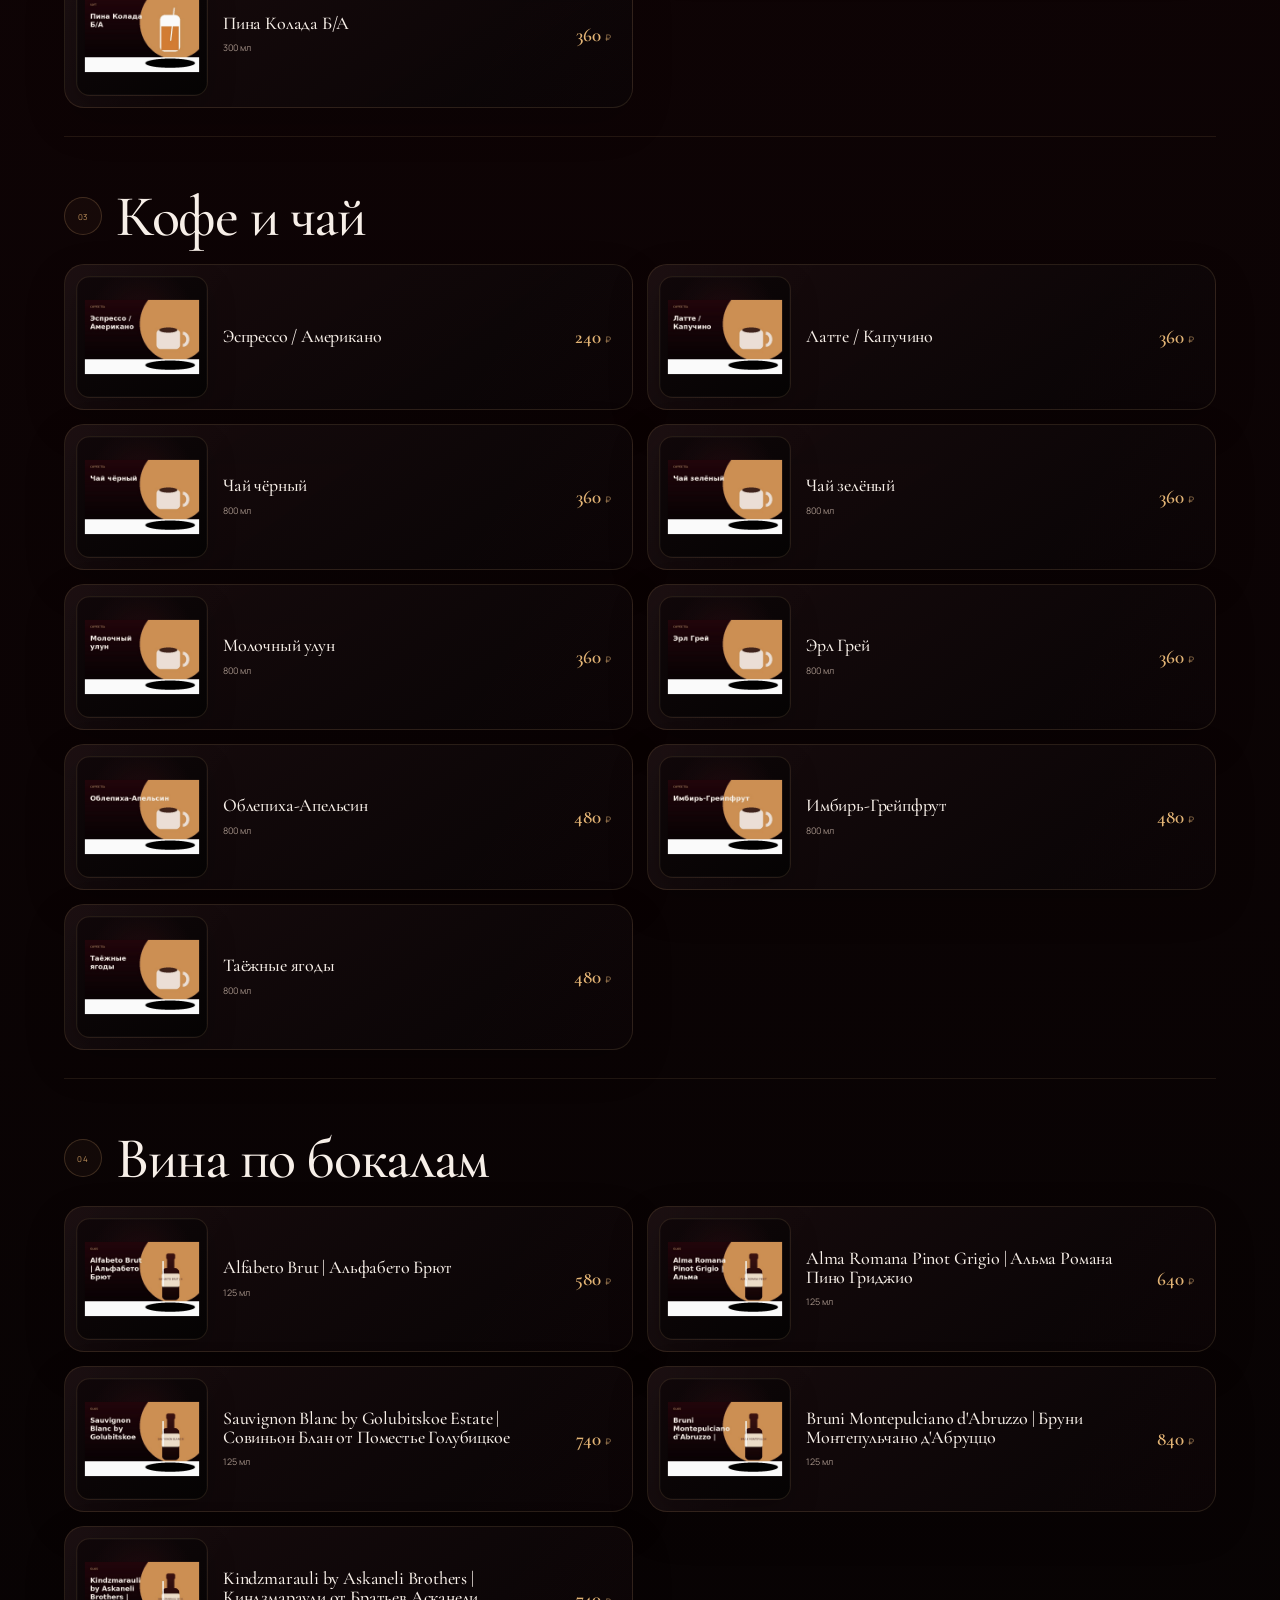
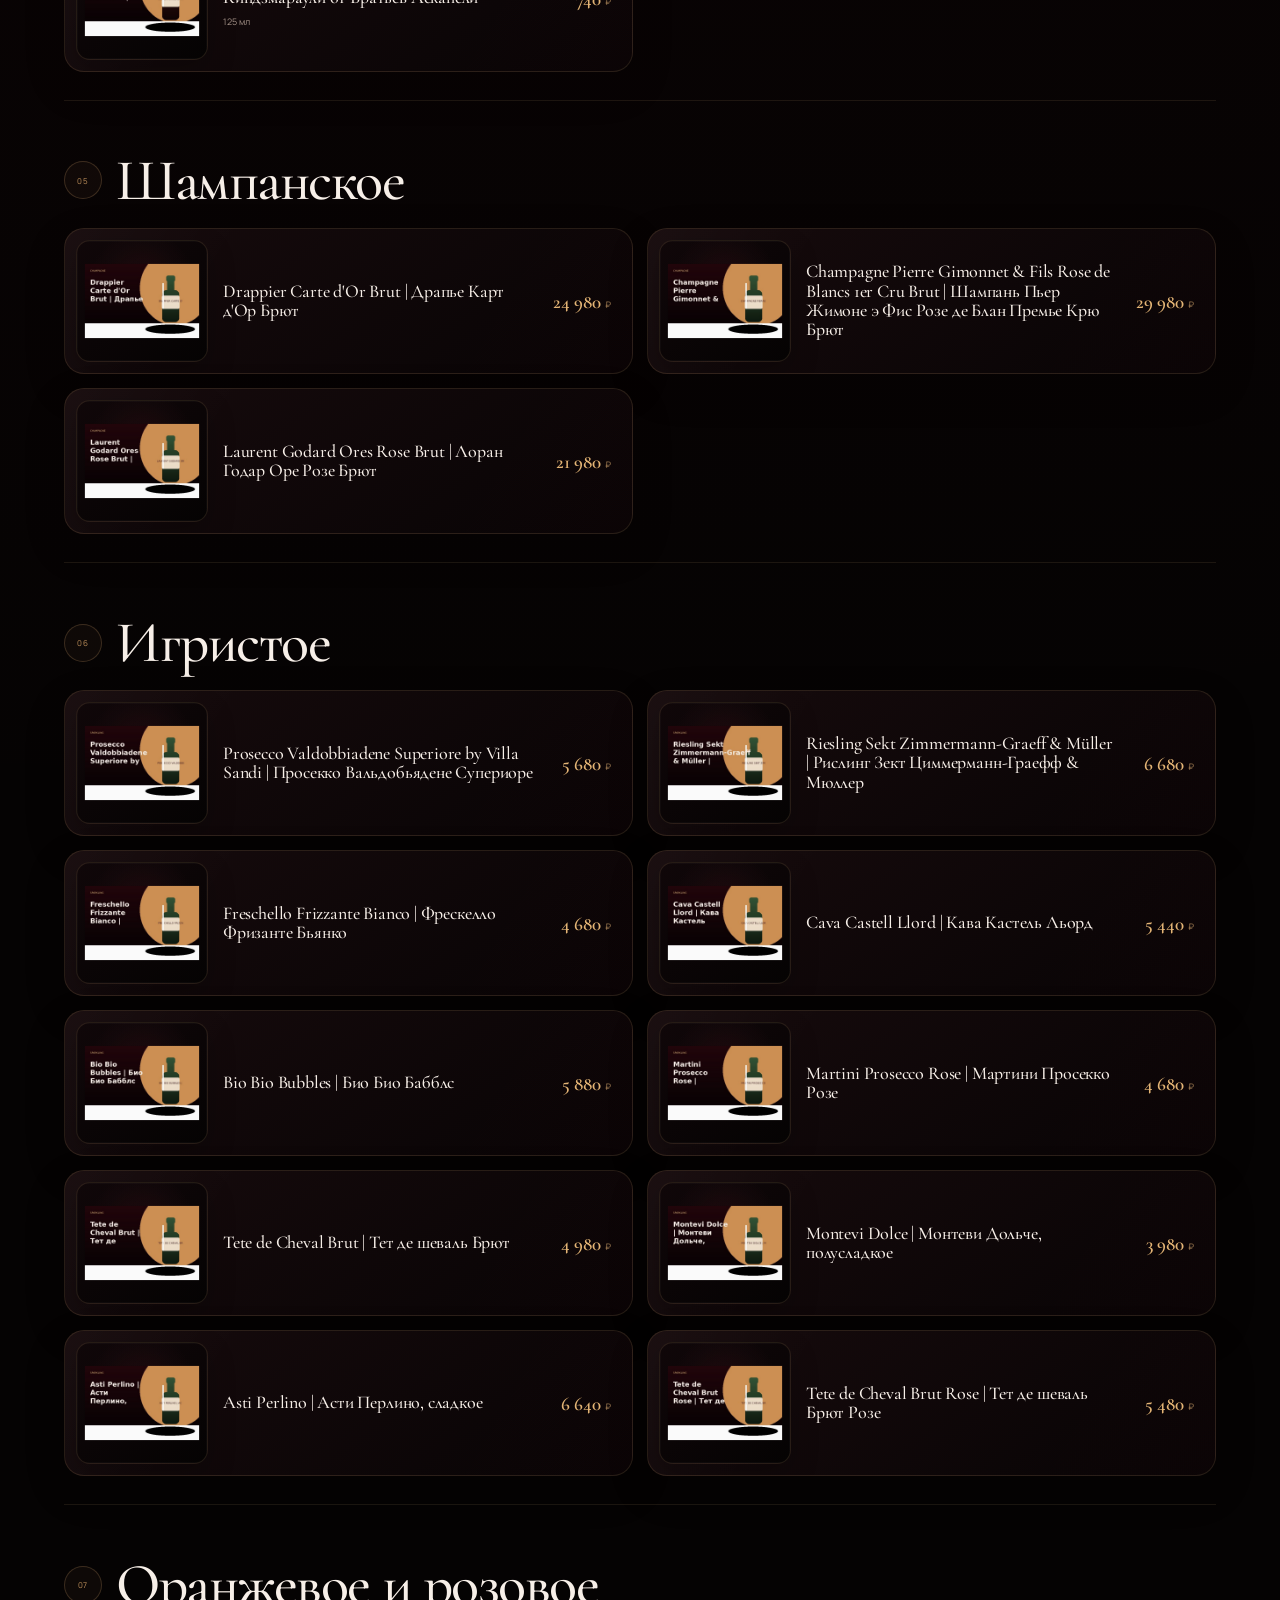
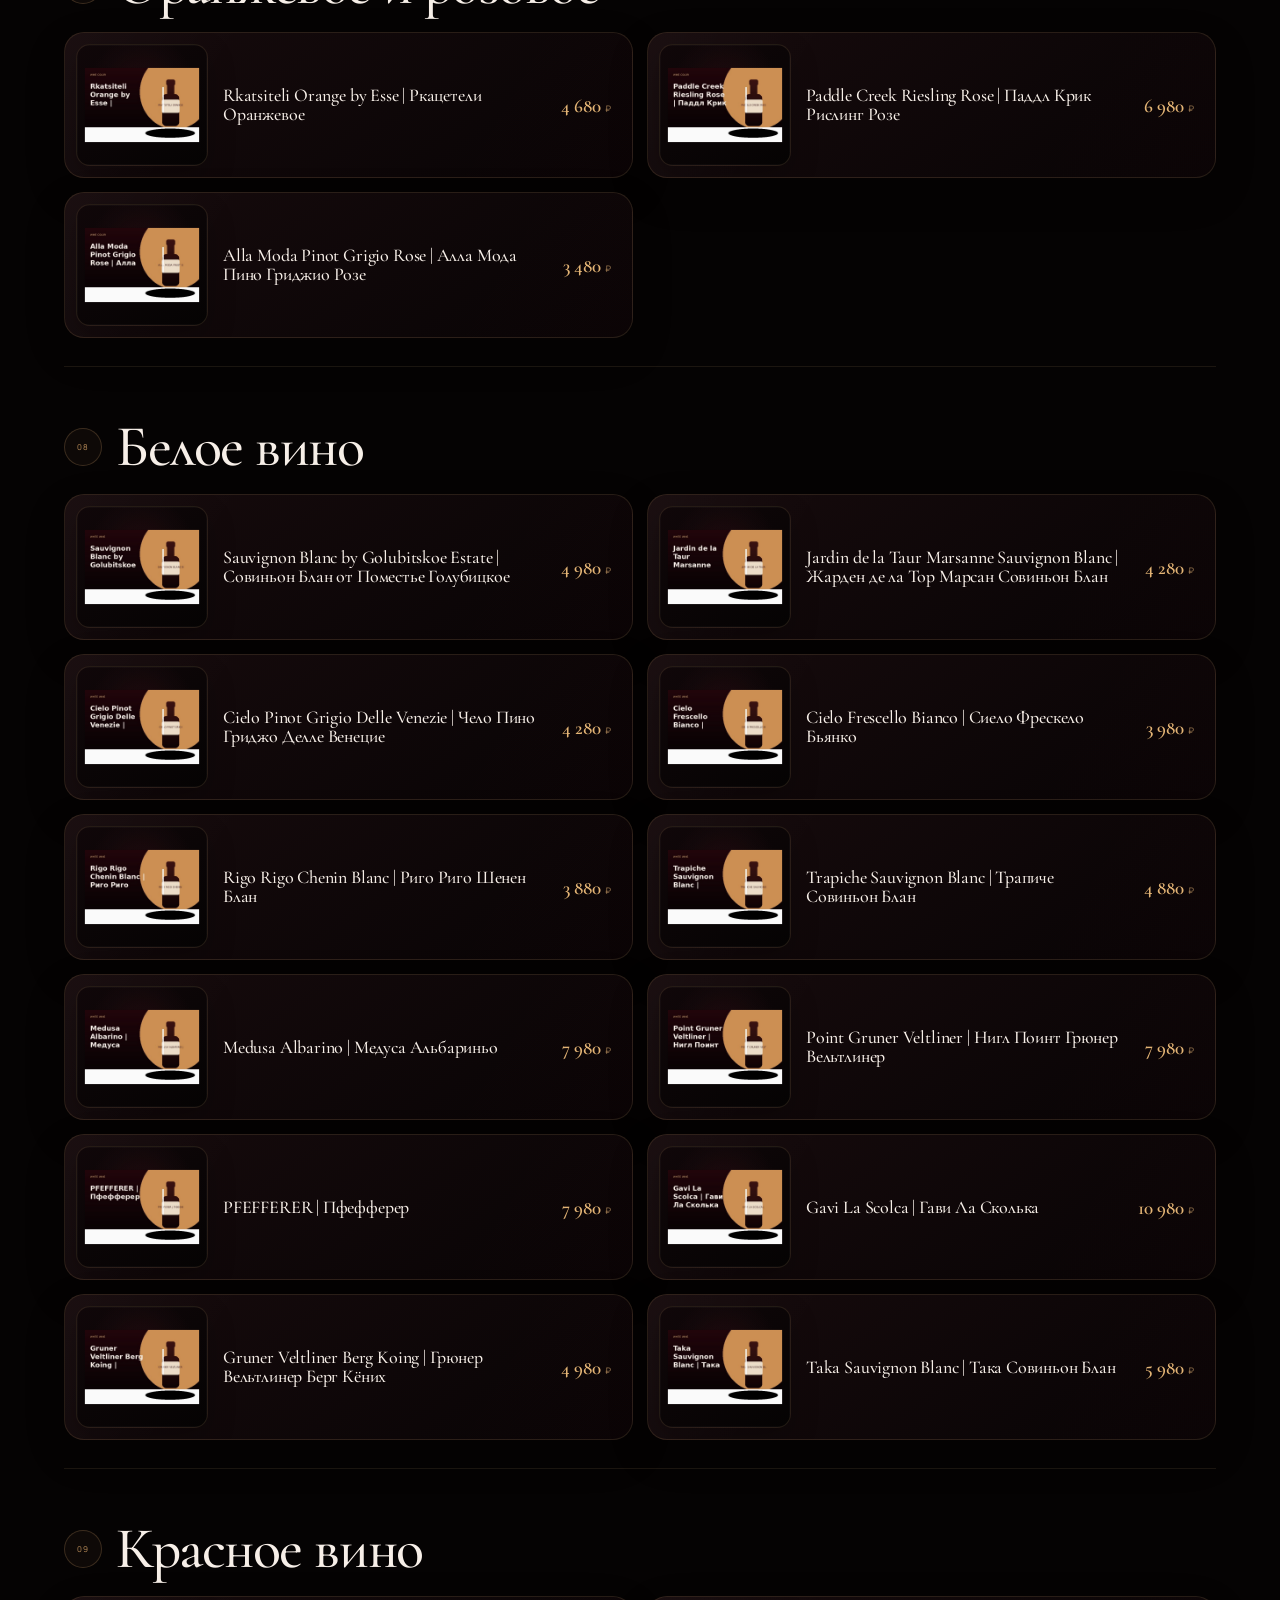
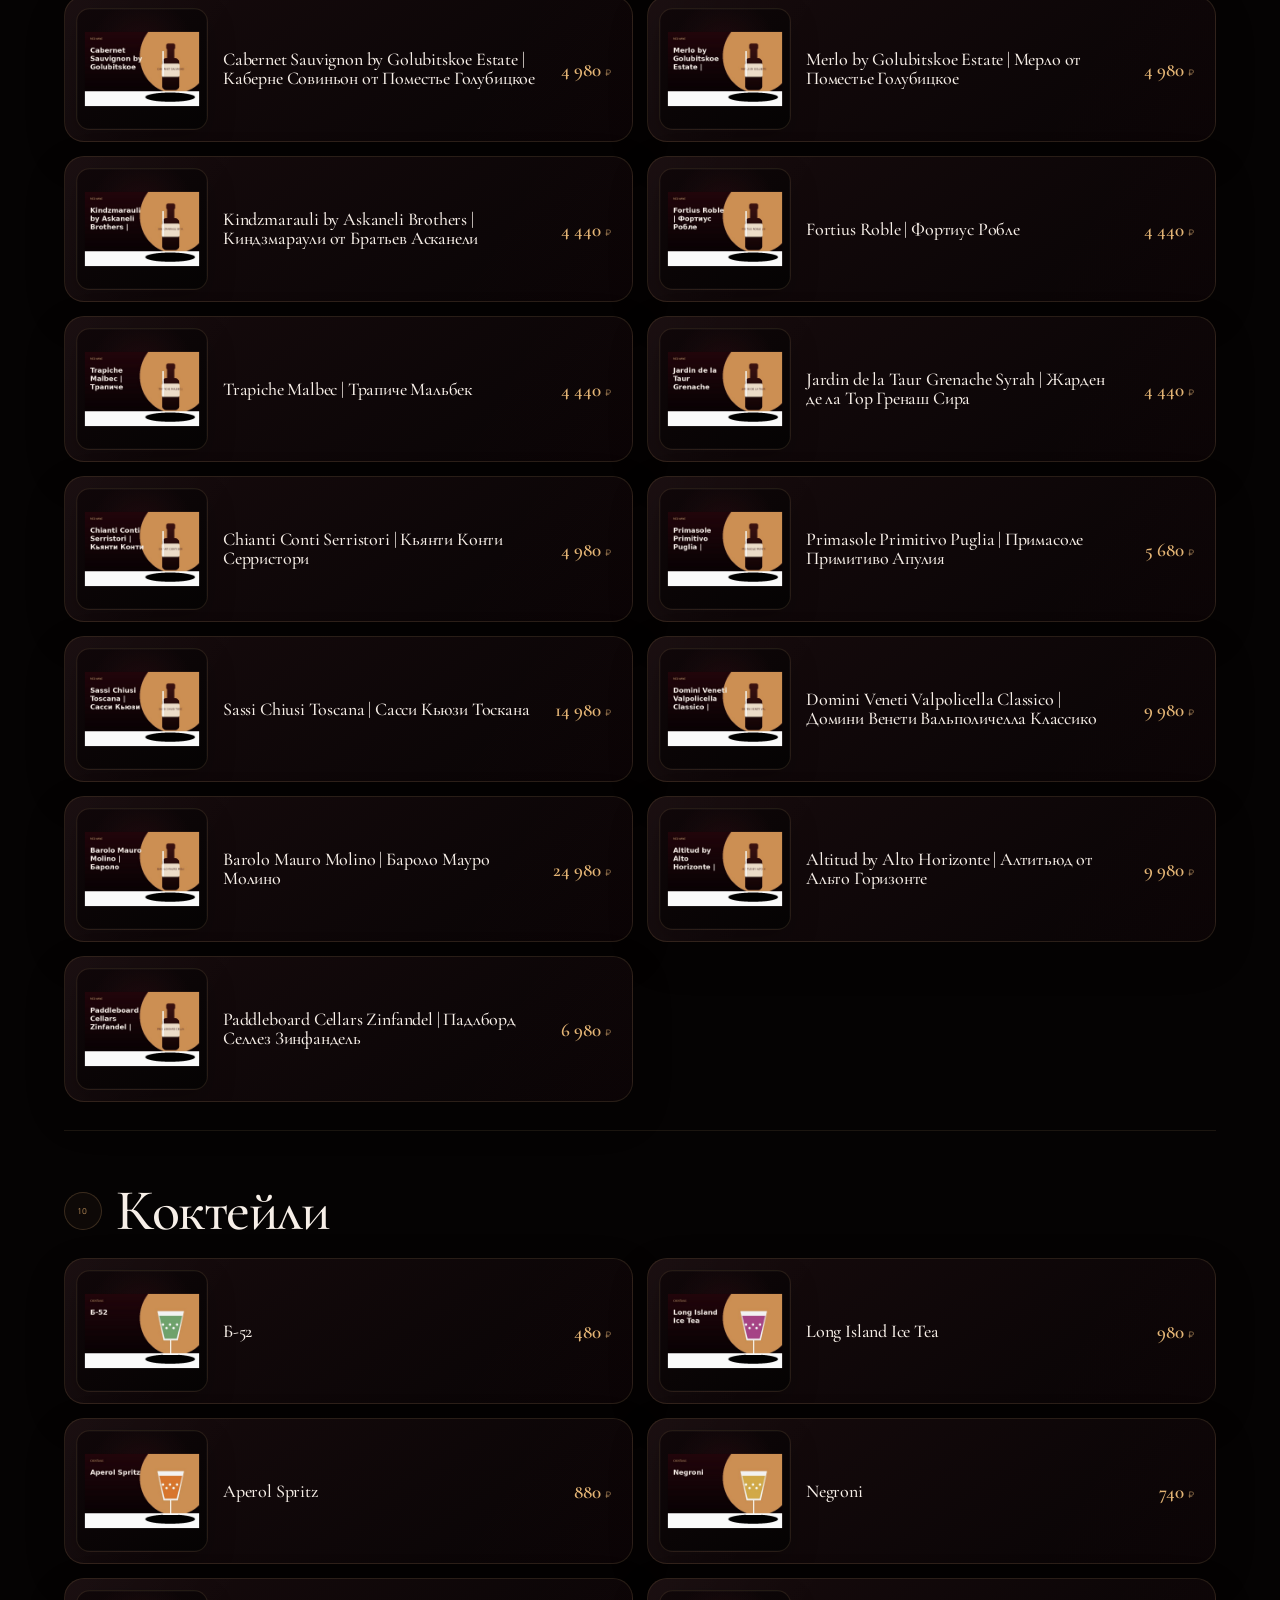
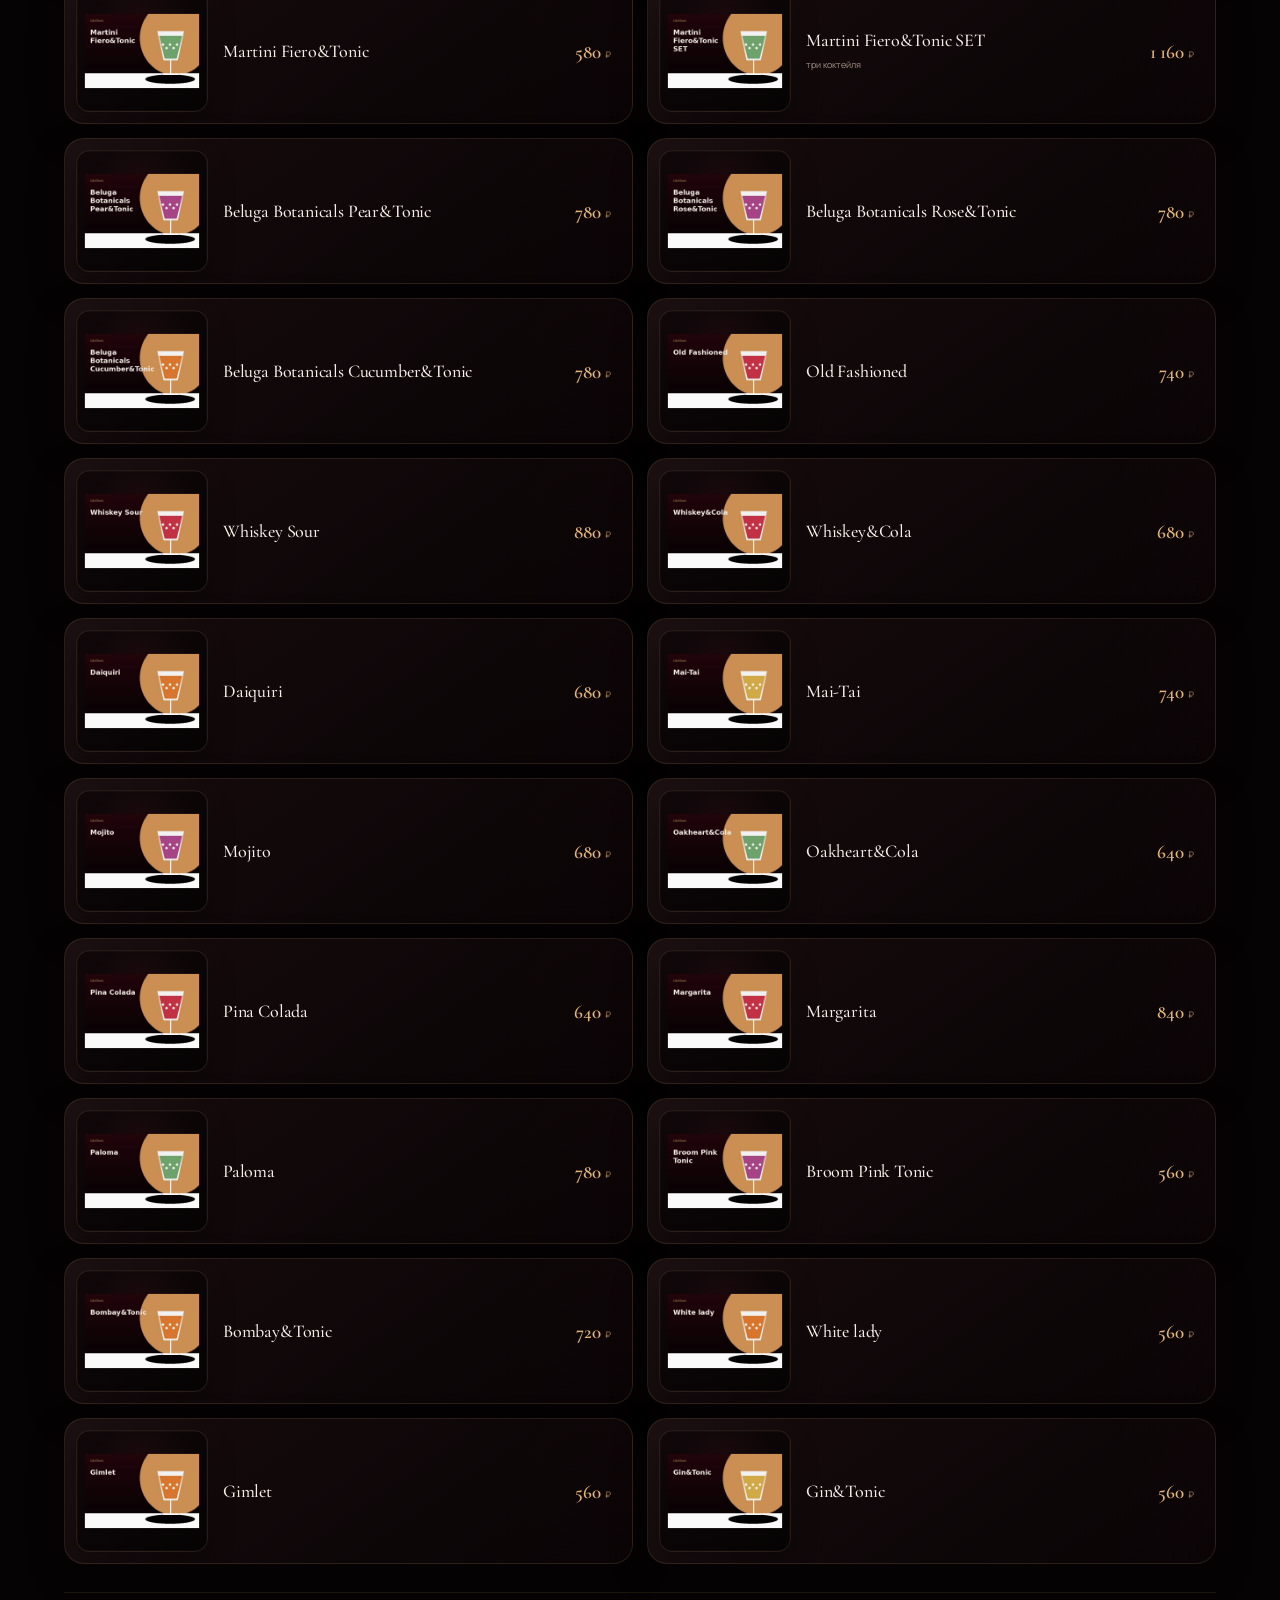
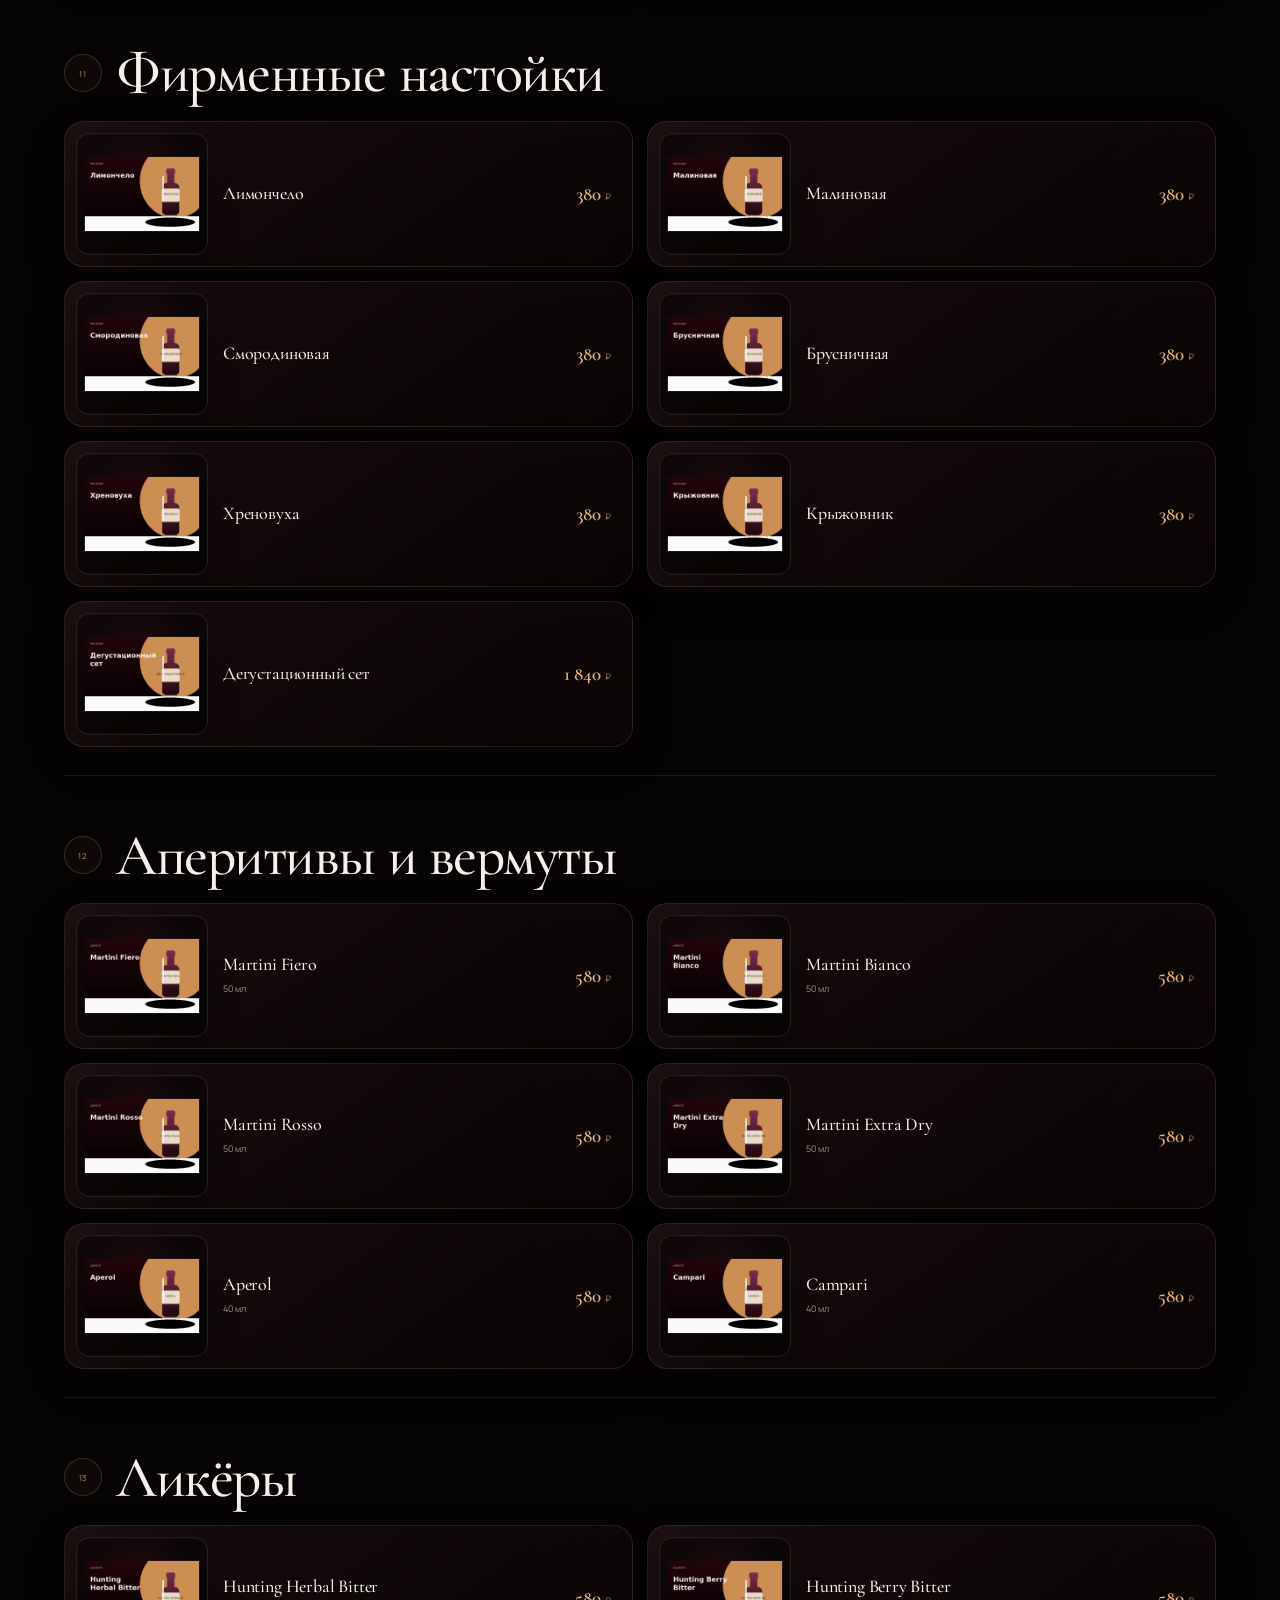
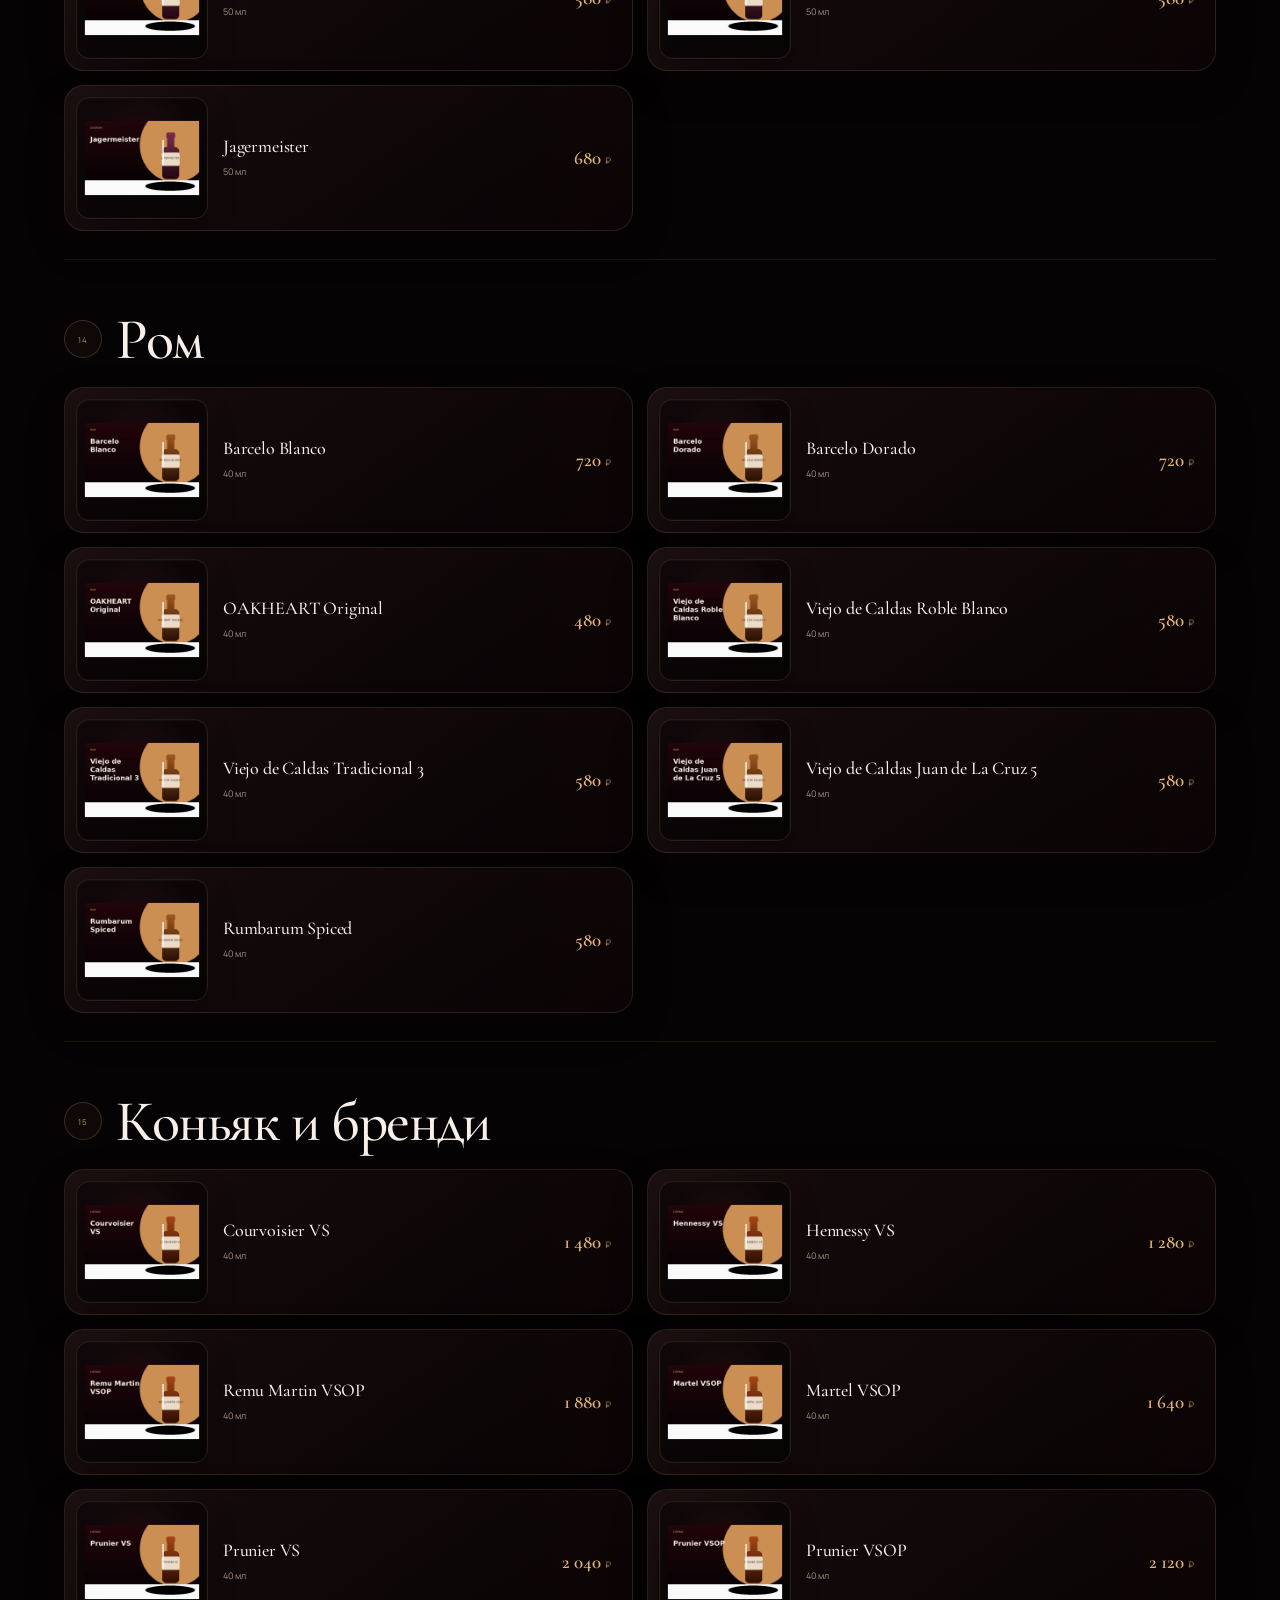
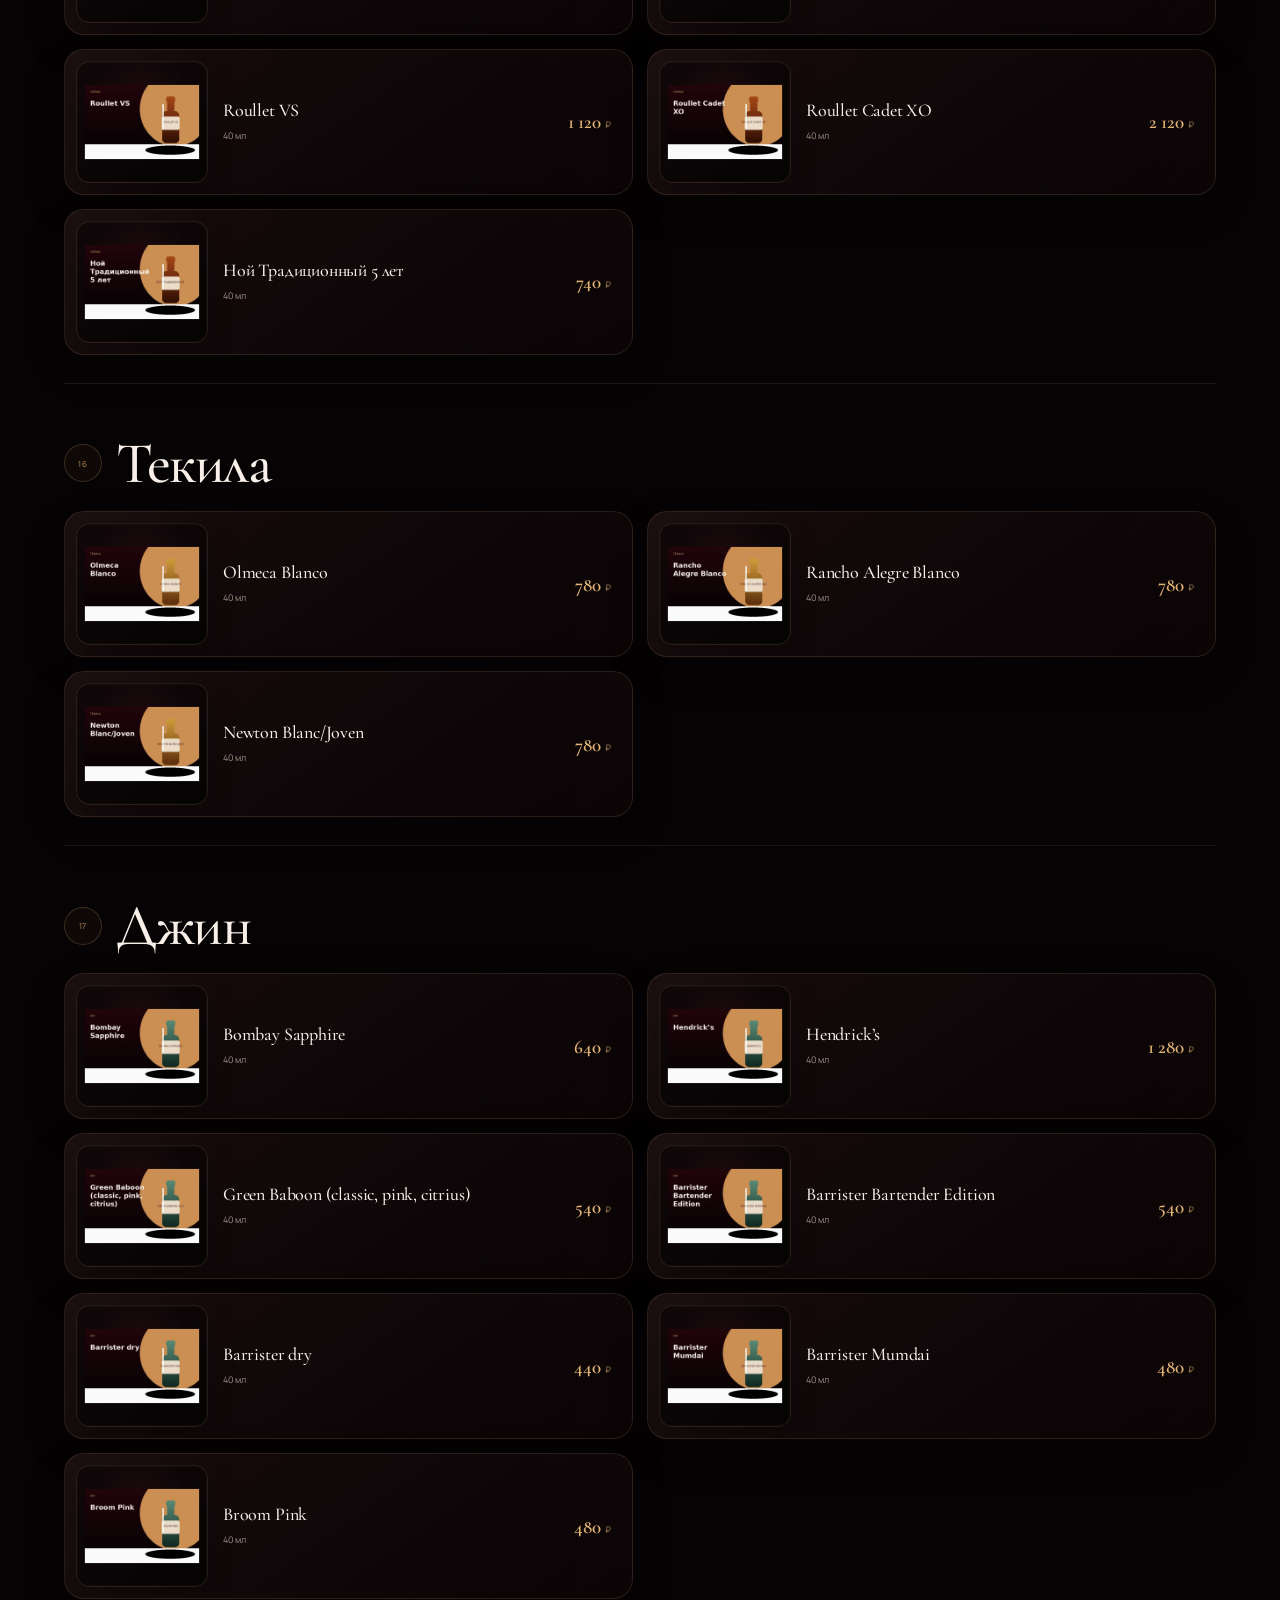
<file: bar.html>
<!doctype html><html lang="ru"><head>
<meta charset="utf-8"><meta name="viewport" content="width=device-width,initial-scale=1,viewport-fit=cover"><meta name="theme-color" content="#070404">
<title>Барная карта — Ухо & Медведь</title>
<link rel="preconnect" href="https://fonts.googleapis.com"><link rel="preconnect" href="https://fonts.gstatic.com" crossorigin>
<link href="https://fonts.googleapis.com/css2?family=Cormorant+Garamond:ital,wght@0,500;0,600;1,500&family=Manrope:wght@400;500;600;700&display=swap" rel="stylesheet">
<link rel="icon" type="image/png" href="assets/logo-glossy.png?v=menu1"><link rel="stylesheet" href="menu-pages.css?v=catalog-v5">
</head><body>
<header class="mp-head"><a href="index.html"><img src="assets/logo-glossy.png?v=menu1" alt="Ухо & Медведь"></a><div><a class="back" href="index.html#menu">← На главную</a><a class="book" target="_blank" rel="noopener" href="https://wa.me/79139168901?text=%D0%A5%D0%BE%D1%87%D1%83%20%D0%B7%D0%B0%D0%B1%D1%80%D0%BE%D0%BD%D0%B8%D1%80%D0%BE%D0%B2%D0%B0%D1%82%D1%8C%20%D1%81%D1%82%D0%BE%D0%BB">Бронь</a></div></header>
<main><section class="mp-hero"><small>УХО & МЕДВЕДЬ · НОВОСИБИРСК</small><h1>Барная<br><em>карта</em></h1><p>Коктейли, вино и крепкий алкоголь — всё, что задаёт ритм ночи.</p><div class="switch"><a class="" href="menu.html">Кухня</a><a class="active" href="bar.html">Барная карта</a></div></section>
<section class="menu-visuals bar-visuals" aria-label="Выбор из барной карты">
  <figure class="menu-visual menu-visual-main">
    <img src="assets/bar/items/bar-079.jpg" alt="Коктейль из барной карты" loading="eager" fetchpriority="high">
    <figcaption><small>COCKTAILS</small><b>Авторский ритм</b></figcaption>
  </figure>
  <figure class="menu-visual">
    <img src="assets/bar/items/bar-066.jpg" alt="Красное вино из барной карты" loading="eager">
    <figcaption><small>WINE</small><b>Вино</b></figcaption>
  </figure>
  <figure class="menu-visual">
    <img src="assets/bar/items/bar-154.jpg" alt="Односолодовый виски из барной карты" loading="eager">
    <figcaption><small>WHISKY</small><b>Single malt</b></figcaption>
  </figure>
</section>
<section class="tools"><label><span>⌕</span><input id="q" type="search" placeholder="Найти позицию"></label><b id="count"></b></section>
<nav class="chips"><a href="#beer">Пиво</a><a href="#soft">Безалкогольные напитки</a><a href="#coffee-tea">Кофе и чай</a><a href="#glass">Вина по бокалам</a><a href="#champagne">Шампанское</a><a href="#sparkling">Игристое</a><a href="#wine-color">Оранжевое и розовое</a><a href="#white-wine">Белое вино</a><a href="#red-wine">Красное вино</a><a href="#cocktails">Коктейли</a><a href="#infusions">Фирменные настойки</a><a href="#aperitif">Аперитивы и вермуты</a><a href="#liqueurs">Ликёры</a><a href="#rum">Ром</a><a href="#cognac">Коньяк и бренди</a><a href="#tequila">Текила</a><a href="#gin">Джин</a><a href="#vodka">Водка</a><a href="#single-malt">Односолодовый виски</a><a href="#scotch">Шотландский купажированный</a><a href="#bourbon">Бурбон</a><a href="#irish">Ирландский виски</a></nav>
<div id="menu" class="bar-catalog"><section class="cat" id="beer"><header><small>01</small><h2>Пиво</h2></header><div class="items"><article class="item" data-s="пиво spaten hell 450 мл"><figure class="item-media"><img class="item-photo" src="assets/bar/items/bar-001.jpg" alt="Spaten Hell" loading="lazy" decoding="async" onerror="this.closest('.item-media').hidden=true"></figure><div><h3>Spaten Hell</h3><p>450 мл</p></div><strong>540 <span>₽</span></strong></article><article class="item" data-s="пиво corona extra 330 мл"><figure class="item-media"><img class="item-photo" src="assets/bar/items/bar-002.jpg" alt="Corona Extra" loading="lazy" decoding="async" onerror="this.closest('.item-media').hidden=true"></figure><div><h3>Corona Extra</h3><p>330 мл</p></div><strong>680 <span>₽</span></strong></article><article class="item" data-s="пиво abbe blonde 330 мл"><figure class="item-media"><img class="item-photo" src="assets/bar/items/bar-003.jpg" alt="Abbe Blonde" loading="lazy" decoding="async" onerror="this.closest('.item-media').hidden=true"></figure><div><h3>Abbe Blonde</h3><p>330 мл</p></div><strong>380 <span>₽</span></strong></article><article class="item" data-s="пиво abbe brune 330 мл"><figure class="item-media"><img class="item-photo" src="assets/bar/items/bar-004.jpg" alt="Abbe Brune" loading="lazy" decoding="async" onerror="this.closest('.item-media').hidden=true"></figure><div><h3>Abbe Brune</h3><p>330 мл</p></div><strong>380 <span>₽</span></strong></article><article class="item" data-s="пиво hoegaarden 440 мл"><figure class="item-media"><img class="item-photo" src="assets/bar/items/bar-005.jpg" alt="Hoegaarden" loading="lazy" decoding="async" onerror="this.closest('.item-media').hidden=true"></figure><div><h3>Hoegaarden</h3><p>440 мл</p></div><strong>620 <span>₽</span></strong></article><article class="item" data-s="пиво stella artois non-alcohol 440 мл"><figure class="item-media"><img class="item-photo" src="assets/bar/items/bar-006.jpg" alt="Stella Artois Non-Alcohol" loading="lazy" decoding="async" onerror="this.closest('.item-media').hidden=true"></figure><div><h3>Stella Artois Non-Alcohol</h3><p>440 мл</p></div><strong>480 <span>₽</span></strong></article></div></section><section class="cat" id="soft"><header><small>02</small><h2>Безалкогольные напитки</h2></header><div class="items"><article class="item" data-s="безалкогольные напитки апельсиновый fresh 200 мл"><figure class="item-media"><img class="item-photo" src="assets/bar/items/bar-007.jpg" alt="Апельсиновый fresh" loading="lazy" decoding="async" onerror="this.closest('.item-media').hidden=true"></figure><div><h3>Апельсиновый fresh</h3><p>200 мл</p></div><strong>440 <span>₽</span></strong></article><article class="item" data-s="безалкогольные напитки грейпфрутовый fresh 200 мл"><figure class="item-media"><img class="item-photo" src="assets/bar/items/bar-008.jpg" alt="Грейпфрутовый fresh" loading="lazy" decoding="async" onerror="this.closest('.item-media').hidden=true"></figure><div><h3>Грейпфрутовый fresh</h3><p>200 мл</p></div><strong>480 <span>₽</span></strong></article><article class="item" data-s="безалкогольные напитки морковный fresh 200 мл"><figure class="item-media"><img class="item-photo" src="assets/bar/items/bar-009.jpg" alt="Морковный fresh" loading="lazy" decoding="async" onerror="this.closest('.item-media').hidden=true"></figure><div><h3>Морковный fresh</h3><p>200 мл</p></div><strong>380 <span>₽</span></strong></article><article class="item" data-s="безалкогольные напитки яблочный fresh 200 мл"><figure class="item-media"><img class="item-photo" src="assets/bar/items/bar-010.jpg" alt="Яблочный fresh" loading="lazy" decoding="async" onerror="this.closest('.item-media').hidden=true"></figure><div><h3>Яблочный fresh</h3><p>200 мл</p></div><strong>380 <span>₽</span></strong></article><article class="item" data-s="безалкогольные напитки bonaqua 330 мл"><figure class="item-media"><img class="item-photo" src="assets/bar/items/bar-011.jpg" alt="BonAqua" loading="lazy" decoding="async" onerror="this.closest('.item-media').hidden=true"></figure><div><h3>BonAqua</h3><p>330 мл</p></div><strong>340 <span>₽</span></strong></article><article class="item" data-s="безалкогольные напитки shambala 330 мл"><figure class="item-media"><img class="item-photo" src="assets/bar/items/bar-012.jpg" alt="Shambala" loading="lazy" decoding="async" onerror="this.closest('.item-media').hidden=true"></figure><div><h3>Shambala</h3><p>330 мл</p></div><strong>440 <span>₽</span></strong></article><article class="item" data-s="безалкогольные напитки rich cola 330 мл"><figure class="item-media"><img class="item-photo" src="assets/bar/items/bar-013.jpg" alt="Rich Cola" loading="lazy" decoding="async" onerror="this.closest('.item-media').hidden=true"></figure><div><h3>Rich Cola</h3><p>330 мл</p></div><strong>420 <span>₽</span></strong></article><article class="item" data-s="безалкогольные напитки rich tonic 330 мл"><figure class="item-media"><img class="item-photo" src="assets/bar/items/bar-014.jpg" alt="Rich Tonic" loading="lazy" decoding="async" onerror="this.closest('.item-media').hidden=true"></figure><div><h3>Rich Tonic</h3><p>330 мл</p></div><strong>420 <span>₽</span></strong></article><article class="item" data-s="безалкогольные напитки coca cola original 330 мл"><figure class="item-media"><img class="item-photo" src="assets/bar/items/bar-015.jpg" alt="Coca Cola Original" loading="lazy" decoding="async" onerror="this.closest('.item-media').hidden=true"></figure><div><h3>Coca Cola Original</h3><p>330 мл</p></div><strong>580 <span>₽</span></strong></article><article class="item" data-s="безалкогольные напитки red bull 250 мл"><figure class="item-media"><img class="item-photo" src="assets/bar/items/bar-016.jpg" alt="Red Bull" loading="lazy" decoding="async" onerror="this.closest('.item-media').hidden=true"></figure><div><h3>Red Bull</h3><p>250 мл</p></div><strong>480 <span>₽</span></strong></article><article class="item" data-s="безалкогольные напитки морс брусничный 200 мл"><figure class="item-media"><img class="item-photo" src="assets/bar/items/bar-017.jpg" alt="Морс брусничный" loading="lazy" decoding="async" onerror="this.closest('.item-media').hidden=true"></figure><div><h3>Морс брусничный</h3><p>200 мл</p></div><strong>220 <span>₽</span></strong></article><article class="item" data-s="безалкогольные напитки сок il primo: апельсин / вишня / томат / яблоко / персик 200 мл"><figure class="item-media"><img class="item-photo" src="assets/bar/items/bar-018.jpg" alt="Сок IL PRIMO: апельсин / вишня / томат / яблоко / персик" loading="lazy" decoding="async" onerror="this.closest('.item-media').hidden=true"></figure><div><h3>Сок IL PRIMO: апельсин / вишня / томат / яблоко / персик</h3><p>200 мл</p></div><strong>340 <span>₽</span></strong></article><article class="item" data-s="безалкогольные напитки лимонад классический 300 мл"><figure class="item-media"><img class="item-photo" src="assets/bar/items/bar-019.jpg" alt="Лимонад классический" loading="lazy" decoding="async" onerror="this.closest('.item-media').hidden=true"></figure><div><h3>Лимонад классический</h3><p>300 мл</p></div><strong>360 <span>₽</span></strong></article><article class="item" data-s="безалкогольные напитки лимонад арбуз-мята 300 мл"><figure class="item-media"><img class="item-photo" src="assets/bar/items/bar-020.jpg" alt="Лимонад арбуз-мята" loading="lazy" decoding="async" onerror="this.closest('.item-media').hidden=true"></figure><div><h3>Лимонад арбуз-мята</h3><p>300 мл</p></div><strong>320 <span>₽</span></strong></article><article class="item" data-s="безалкогольные напитки лимонад голубика-смородина 300 мл"><figure class="item-media"><img class="item-photo" src="assets/bar/items/bar-021.jpg" alt="Лимонад голубика-смородина" loading="lazy" decoding="async" onerror="this.closest('.item-media').hidden=true"></figure><div><h3>Лимонад голубика-смородина</h3><p>300 мл</p></div><strong>320 <span>₽</span></strong></article><article class="item" data-s="безалкогольные напитки мохито б/а 300 мл"><figure class="item-media"><img class="item-photo" src="assets/bar/items/bar-022.jpg" alt="Мохито Б/А" loading="lazy" decoding="async" onerror="this.closest('.item-media').hidden=true"></figure><div><h3>Мохито Б/А</h3><p>300 мл</p></div><strong>460 <span>₽</span></strong></article><article class="item" data-s="безалкогольные напитки пина колада б/а 300 мл"><figure class="item-media"><img class="item-photo" src="assets/bar/items/bar-023.jpg" alt="Пина Колада Б/А" loading="lazy" decoding="async" onerror="this.closest('.item-media').hidden=true"></figure><div><h3>Пина Колада Б/А</h3><p>300 мл</p></div><strong>360 <span>₽</span></strong></article></div></section><section class="cat" id="coffee-tea"><header><small>03</small><h2>Кофе и чай</h2></header><div class="items"><article class="item" data-s="кофе и чай эспрессо / американо "><figure class="item-media"><img class="item-photo" src="assets/bar/items/bar-024.jpg" alt="Эспрессо / Американо" loading="lazy" decoding="async" onerror="this.closest('.item-media').hidden=true"></figure><div><h3>Эспрессо / Американо</h3></div><strong>240 <span>₽</span></strong></article><article class="item" data-s="кофе и чай латте / капучино "><figure class="item-media"><img class="item-photo" src="assets/bar/items/bar-025.jpg" alt="Латте / Капучино" loading="lazy" decoding="async" onerror="this.closest('.item-media').hidden=true"></figure><div><h3>Латте / Капучино</h3></div><strong>360 <span>₽</span></strong></article><article class="item" data-s="кофе и чай чай чёрный 800 мл"><figure class="item-media"><img class="item-photo" src="assets/bar/items/bar-026.jpg" alt="Чай чёрный" loading="lazy" decoding="async" onerror="this.closest('.item-media').hidden=true"></figure><div><h3>Чай чёрный</h3><p>800 мл</p></div><strong>360 <span>₽</span></strong></article><article class="item" data-s="кофе и чай чай зелёный 800 мл"><figure class="item-media"><img class="item-photo" src="assets/bar/items/bar-027.jpg" alt="Чай зелёный" loading="lazy" decoding="async" onerror="this.closest('.item-media').hidden=true"></figure><div><h3>Чай зелёный</h3><p>800 мл</p></div><strong>360 <span>₽</span></strong></article><article class="item" data-s="кофе и чай молочный улун 800 мл"><figure class="item-media"><img class="item-photo" src="assets/bar/items/bar-028.jpg" alt="Молочный улун" loading="lazy" decoding="async" onerror="this.closest('.item-media').hidden=true"></figure><div><h3>Молочный улун</h3><p>800 мл</p></div><strong>360 <span>₽</span></strong></article><article class="item" data-s="кофе и чай эрл грей 800 мл"><figure class="item-media"><img class="item-photo" src="assets/bar/items/bar-029.jpg" alt="Эрл Грей" loading="lazy" decoding="async" onerror="this.closest('.item-media').hidden=true"></figure><div><h3>Эрл Грей</h3><p>800 мл</p></div><strong>360 <span>₽</span></strong></article><article class="item" data-s="кофе и чай облепиха-апельсин 800 мл"><figure class="item-media"><img class="item-photo" src="assets/bar/items/bar-030.jpg" alt="Облепиха-Апельсин" loading="lazy" decoding="async" onerror="this.closest('.item-media').hidden=true"></figure><div><h3>Облепиха-Апельсин</h3><p>800 мл</p></div><strong>480 <span>₽</span></strong></article><article class="item" data-s="кофе и чай имбирь-грейпфрут 800 мл"><figure class="item-media"><img class="item-photo" src="assets/bar/items/bar-031.jpg" alt="Имбирь-Грейпфрут" loading="lazy" decoding="async" onerror="this.closest('.item-media').hidden=true"></figure><div><h3>Имбирь-Грейпфрут</h3><p>800 мл</p></div><strong>480 <span>₽</span></strong></article><article class="item" data-s="кофе и чай таёжные ягоды 800 мл"><figure class="item-media"><img class="item-photo" src="assets/bar/items/bar-032.jpg" alt="Таёжные ягоды" loading="lazy" decoding="async" onerror="this.closest('.item-media').hidden=true"></figure><div><h3>Таёжные ягоды</h3><p>800 мл</p></div><strong>480 <span>₽</span></strong></article></div></section><section class="cat" id="glass"><header><small>04</small><h2>Вина по бокалам</h2></header><div class="items"><article class="item" data-s="вина по бокалам alfabeto brut | альфабето брют 125 мл"><figure class="item-media"><img class="item-photo" src="assets/bar/items/bar-033.jpg" alt="Alfabeto Brut | Альфабето Брют" loading="lazy" decoding="async" onerror="this.closest('.item-media').hidden=true"></figure><div><h3>Alfabeto Brut | Альфабето Брют</h3><p>125 мл</p></div><strong>580 <span>₽</span></strong></article><article class="item" data-s="вина по бокалам alma romana pinot grigio | альма романа пино гриджио 125 мл"><figure class="item-media"><img class="item-photo" src="assets/bar/items/bar-034.jpg" alt="Alma Romana Pinot Grigio | Альма Романа Пино Гриджио" loading="lazy" decoding="async" onerror="this.closest('.item-media').hidden=true"></figure><div><h3>Alma Romana Pinot Grigio | Альма Романа Пино Гриджио</h3><p>125 мл</p></div><strong>640 <span>₽</span></strong></article><article class="item" data-s="вина по бокалам sauvignon blanc by golubitskoe estate | совиньон блан от поместье голубицкое 125 мл"><figure class="item-media"><img class="item-photo" src="assets/bar/items/bar-035.jpg" alt="Sauvignon Blanc by Golubitskoe Estate | Совиньон Блан от Поместье Голубицкое" loading="lazy" decoding="async" onerror="this.closest('.item-media').hidden=true"></figure><div><h3>Sauvignon Blanc by Golubitskoe Estate | Совиньон Блан от Поместье Голубицкое</h3><p>125 мл</p></div><strong>740 <span>₽</span></strong></article><article class="item" data-s="вина по бокалам bruni montepulciano d'abruzzo | бруни монтепульчано д'абруццо 125 мл"><figure class="item-media"><img class="item-photo" src="assets/bar/items/bar-036.jpg" alt="Bruni Montepulciano d'Abruzzo | Бруни Монтепульчано д'Абруццо" loading="lazy" decoding="async" onerror="this.closest('.item-media').hidden=true"></figure><div><h3>Bruni Montepulciano d'Abruzzo | Бруни Монтепульчано д'Абруццо</h3><p>125 мл</p></div><strong>840 <span>₽</span></strong></article><article class="item" data-s="вина по бокалам kindzmarauli by askaneli brothers | киндзмараули от братьев асканели 125 мл"><figure class="item-media"><img class="item-photo" src="assets/bar/items/bar-037.jpg" alt="Kindzmarauli by Askaneli Brothers | Киндзмараули от Братьев Асканели" loading="lazy" decoding="async" onerror="this.closest('.item-media').hidden=true"></figure><div><h3>Kindzmarauli by Askaneli Brothers | Киндзмараули от Братьев Асканели</h3><p>125 мл</p></div><strong>740 <span>₽</span></strong></article></div></section><section class="cat" id="champagne"><header><small>05</small><h2>Шампанское</h2></header><div class="items"><article class="item" data-s="шампанское drappier carte d'or brut | драпье карт д'ор брют "><figure class="item-media"><img class="item-photo" src="assets/bar/items/bar-038.jpg" alt="Drappier Carte d'Or Brut | Драпье Карт д'Ор Брют" loading="lazy" decoding="async" onerror="this.closest('.item-media').hidden=true"></figure><div><h3>Drappier Carte d'Or Brut | Драпье Карт д'Ор Брют</h3></div><strong>24 980 <span>₽</span></strong></article><article class="item" data-s="шампанское champagne pierre gimonnet & fils rose de blancs 1er cru brut | шампань пьер жимоне э фис розе де блан премье крю брют "><figure class="item-media"><img class="item-photo" src="assets/bar/items/bar-039.jpg" alt="Champagne Pierre Gimonnet &amp; Fils Rose de Blancs 1er Cru Brut | Шампань Пьер Жимоне э Фис Розе де Блан Премье Крю Брют" loading="lazy" decoding="async" onerror="this.closest('.item-media').hidden=true"></figure><div><h3>Champagne Pierre Gimonnet & Fils Rose de Blancs 1er Cru Brut | Шампань Пьер Жимоне э Фис Розе де Блан Премье Крю Брют</h3></div><strong>29 980 <span>₽</span></strong></article><article class="item" data-s="шампанское laurent godard ores rose brut | лоран годар оре розе брют "><figure class="item-media"><img class="item-photo" src="assets/bar/items/bar-040.jpg" alt="Laurent Godard Ores Rose Brut | Лоран Годар Оре Розе Брют" loading="lazy" decoding="async" onerror="this.closest('.item-media').hidden=true"></figure><div><h3>Laurent Godard Ores Rose Brut | Лоран Годар Оре Розе Брют</h3></div><strong>21 980 <span>₽</span></strong></article></div></section><section class="cat" id="sparkling"><header><small>06</small><h2>Игристое</h2></header><div class="items"><article class="item" data-s="игристое prosecco valdobbiadene superiore by villa sandi | просекко вальдобьядене супериоре "><figure class="item-media"><img class="item-photo" src="assets/bar/items/bar-041.jpg" alt="Prosecco Valdobbiadene Superiore by Villa Sandi | Просекко Вальдобьядене Супериоре" loading="lazy" decoding="async" onerror="this.closest('.item-media').hidden=true"></figure><div><h3>Prosecco Valdobbiadene Superiore by Villa Sandi | Просекко Вальдобьядене Супериоре</h3></div><strong>5 680 <span>₽</span></strong></article><article class="item" data-s="игристое riesling sekt zimmermann-graeff & müller | рислинг зект циммерманн-граефф & мюллер "><figure class="item-media"><img class="item-photo" src="assets/bar/items/bar-042.jpg" alt="Riesling Sekt Zimmermann-Graeff &amp; Müller | Рислинг Зект Циммерманн-Граефф &amp; Мюллер" loading="lazy" decoding="async" onerror="this.closest('.item-media').hidden=true"></figure><div><h3>Riesling Sekt Zimmermann-Graeff & Müller | Рислинг Зект Циммерманн-Граефф & Мюллер</h3></div><strong>6 680 <span>₽</span></strong></article><article class="item" data-s="игристое freschello frizzante bianco | фрескелло фризанте бьянко "><figure class="item-media"><img class="item-photo" src="assets/bar/items/bar-043.jpg" alt="Freschello Frizzante Bianco | Фрескелло Фризанте Бьянко" loading="lazy" decoding="async" onerror="this.closest('.item-media').hidden=true"></figure><div><h3>Freschello Frizzante Bianco | Фрескелло Фризанте Бьянко</h3></div><strong>4 680 <span>₽</span></strong></article><article class="item" data-s="игристое cava castell llord | кава кастель льорд "><figure class="item-media"><img class="item-photo" src="assets/bar/items/bar-044.jpg" alt="Cava Castell Llord | Кава Кастель Льорд" loading="lazy" decoding="async" onerror="this.closest('.item-media').hidden=true"></figure><div><h3>Cava Castell Llord | Кава Кастель Льорд</h3></div><strong>5 440 <span>₽</span></strong></article><article class="item" data-s="игристое bio bio bubbles | био био бабблс "><figure class="item-media"><img class="item-photo" src="assets/bar/items/bar-045.jpg" alt="Bio Bio Bubbles | Био Био Бабблс" loading="lazy" decoding="async" onerror="this.closest('.item-media').hidden=true"></figure><div><h3>Bio Bio Bubbles | Био Био Бабблс</h3></div><strong>5 880 <span>₽</span></strong></article><article class="item" data-s="игристое martini prosecco rose | мартини просекко розе "><figure class="item-media"><img class="item-photo" src="assets/bar/items/bar-046.jpg" alt="Martini Prosecco Rose | Мартини Просекко Розе" loading="lazy" decoding="async" onerror="this.closest('.item-media').hidden=true"></figure><div><h3>Martini Prosecco Rose | Мартини Просекко Розе</h3></div><strong>4 680 <span>₽</span></strong></article><article class="item" data-s="игристое tete de cheval brut | тет де шеваль брют "><figure class="item-media"><img class="item-photo" src="assets/bar/items/bar-047.jpg" alt="Tete de Cheval Brut | Тет де шеваль Брют" loading="lazy" decoding="async" onerror="this.closest('.item-media').hidden=true"></figure><div><h3>Tete de Cheval Brut | Тет де шеваль Брют</h3></div><strong>4 980 <span>₽</span></strong></article><article class="item" data-s="игристое montevi dolce | монтеви дольче, полусладкое "><figure class="item-media"><img class="item-photo" src="assets/bar/items/bar-048.jpg" alt="Montevi Dolce | Монтеви Дольче, полусладкое" loading="lazy" decoding="async" onerror="this.closest('.item-media').hidden=true"></figure><div><h3>Montevi Dolce | Монтеви Дольче, полусладкое</h3></div><strong>3 980 <span>₽</span></strong></article><article class="item" data-s="игристое asti perlino | асти перлино, сладкое "><figure class="item-media"><img class="item-photo" src="assets/bar/items/bar-049.jpg" alt="Asti Perlino | Асти Перлино, сладкое" loading="lazy" decoding="async" onerror="this.closest('.item-media').hidden=true"></figure><div><h3>Asti Perlino | Асти Перлино, сладкое</h3></div><strong>6 640 <span>₽</span></strong></article><article class="item" data-s="игристое tete de cheval brut rose | тет де шеваль брют розе "><figure class="item-media"><img class="item-photo" src="assets/bar/items/bar-050.jpg" alt="Tete de Cheval Brut Rose | Тет де шеваль Брют Розе" loading="lazy" decoding="async" onerror="this.closest('.item-media').hidden=true"></figure><div><h3>Tete de Cheval Brut Rose | Тет де шеваль Брют Розе</h3></div><strong>5 480 <span>₽</span></strong></article></div></section><section class="cat" id="wine-color"><header><small>07</small><h2>Оранжевое и розовое</h2></header><div class="items"><article class="item" data-s="оранжевое и розовое rkatsiteli orange by esse | ркацетели оранжевое "><figure class="item-media"><img class="item-photo" src="assets/bar/items/bar-051.jpg" alt="Rkatsiteli Orange by Esse | Ркацетели Оранжевое" loading="lazy" decoding="async" onerror="this.closest('.item-media').hidden=true"></figure><div><h3>Rkatsiteli Orange by Esse | Ркацетели Оранжевое</h3></div><strong>4 680 <span>₽</span></strong></article><article class="item" data-s="оранжевое и розовое paddle creek riesling rose | паддл крик рислинг розе "><figure class="item-media"><img class="item-photo" src="assets/bar/items/bar-052.jpg" alt="Paddle Creek Riesling Rose | Паддл Крик Рислинг Розе" loading="lazy" decoding="async" onerror="this.closest('.item-media').hidden=true"></figure><div><h3>Paddle Creek Riesling Rose | Паддл Крик Рислинг Розе</h3></div><strong>6 980 <span>₽</span></strong></article><article class="item" data-s="оранжевое и розовое alla moda pinot grigio rose | алла мода пино гриджио розе "><figure class="item-media"><img class="item-photo" src="assets/bar/items/bar-053.jpg" alt="Alla Moda Pinot Grigio Rose | Алла Мода Пино Гриджио Розе" loading="lazy" decoding="async" onerror="this.closest('.item-media').hidden=true"></figure><div><h3>Alla Moda Pinot Grigio Rose | Алла Мода Пино Гриджио Розе</h3></div><strong>3 480 <span>₽</span></strong></article></div></section><section class="cat" id="white-wine"><header><small>08</small><h2>Белое вино</h2></header><div class="items"><article class="item" data-s="белое вино sauvignon blanc by golubitskoe estate | совиньон блан от поместье голубицкое "><figure class="item-media"><img class="item-photo" src="assets/bar/items/bar-054.jpg" alt="Sauvignon Blanc by Golubitskoe Estate | Совиньон Блан от Поместье Голубицкое" loading="lazy" decoding="async" onerror="this.closest('.item-media').hidden=true"></figure><div><h3>Sauvignon Blanc by Golubitskoe Estate | Совиньон Блан от Поместье Голубицкое</h3></div><strong>4 980 <span>₽</span></strong></article><article class="item" data-s="белое вино jardin de la taur marsanne sauvignon blanc | жарден де ла тор марсан совиньон блан "><figure class="item-media"><img class="item-photo" src="assets/bar/items/bar-055.jpg" alt="Jardin de la Taur Marsanne Sauvignon Blanc | Жарден де ла Тор Марсан Совиньон Блан" loading="lazy" decoding="async" onerror="this.closest('.item-media').hidden=true"></figure><div><h3>Jardin de la Taur Marsanne Sauvignon Blanc | Жарден де ла Тор Марсан Совиньон Блан</h3></div><strong>4 280 <span>₽</span></strong></article><article class="item" data-s="белое вино cielo pinot grigio delle venezie | чело пино гриджо делле венецие "><figure class="item-media"><img class="item-photo" src="assets/bar/items/bar-056.jpg" alt="Cielo Pinot Grigio Delle Venezie | Чело Пино Гриджо Делле Венецие" loading="lazy" decoding="async" onerror="this.closest('.item-media').hidden=true"></figure><div><h3>Cielo Pinot Grigio Delle Venezie | Чело Пино Гриджо Делле Венецие</h3></div><strong>4 280 <span>₽</span></strong></article><article class="item" data-s="белое вино cielo frescello bianco | сиело фрескело бьянко "><figure class="item-media"><img class="item-photo" src="assets/bar/items/bar-057.jpg" alt="Cielo Frescello Bianco | Сиело Фрескело Бьянко" loading="lazy" decoding="async" onerror="this.closest('.item-media').hidden=true"></figure><div><h3>Cielo Frescello Bianco | Сиело Фрескело Бьянко</h3></div><strong>3 980 <span>₽</span></strong></article><article class="item" data-s="белое вино rigo rigo chenin blanc | риго риго шенен блан "><figure class="item-media"><img class="item-photo" src="assets/bar/items/bar-058.jpg" alt="Rigo Rigo Chenin Blanc | Риго Риго Шенен Блан" loading="lazy" decoding="async" onerror="this.closest('.item-media').hidden=true"></figure><div><h3>Rigo Rigo Chenin Blanc | Риго Риго Шенен Блан</h3></div><strong>3 880 <span>₽</span></strong></article><article class="item" data-s="белое вино trapiche sauvignon blanc | трапиче совиньон блан "><figure class="item-media"><img class="item-photo" src="assets/bar/items/bar-059.jpg" alt="Trapiche Sauvignon Blanc | Трапиче Совиньон Блан" loading="lazy" decoding="async" onerror="this.closest('.item-media').hidden=true"></figure><div><h3>Trapiche Sauvignon Blanc | Трапиче Совиньон Блан</h3></div><strong>4 880 <span>₽</span></strong></article><article class="item" data-s="белое вино medusa albarino | медуса альбариньо "><figure class="item-media"><img class="item-photo" src="assets/bar/items/bar-060.jpg" alt="Medusa Albarino | Медуса Альбариньо" loading="lazy" decoding="async" onerror="this.closest('.item-media').hidden=true"></figure><div><h3>Medusa Albarino | Медуса Альбариньо</h3></div><strong>7 980 <span>₽</span></strong></article><article class="item" data-s="белое вино point gruner veltliner | нигл поинт грюнер вельтлинер "><figure class="item-media"><img class="item-photo" src="assets/bar/items/bar-061.jpg" alt="Point Gruner Veltliner | Нигл Поинт Грюнер Вельтлинер" loading="lazy" decoding="async" onerror="this.closest('.item-media').hidden=true"></figure><div><h3>Point Gruner Veltliner | Нигл Поинт Грюнер Вельтлинер</h3></div><strong>7 980 <span>₽</span></strong></article><article class="item" data-s="белое вино pfefferer | пфефферер "><figure class="item-media"><img class="item-photo" src="assets/bar/items/bar-062.jpg" alt="PFEFFERER | Пфефферер" loading="lazy" decoding="async" onerror="this.closest('.item-media').hidden=true"></figure><div><h3>PFEFFERER | Пфефферер</h3></div><strong>7 980 <span>₽</span></strong></article><article class="item" data-s="белое вино gavi la scolca | гави ла сколька "><figure class="item-media"><img class="item-photo" src="assets/bar/items/bar-063.jpg" alt="Gavi La Scolca | Гави Ла Сколька" loading="lazy" decoding="async" onerror="this.closest('.item-media').hidden=true"></figure><div><h3>Gavi La Scolca | Гави Ла Сколька</h3></div><strong>10 980 <span>₽</span></strong></article><article class="item" data-s="белое вино gruner veltliner berg koing | грюнер вельтлинер берг кёних "><figure class="item-media"><img class="item-photo" src="assets/bar/items/bar-064.jpg" alt="Gruner Veltliner Berg Koing | Грюнер Вельтлинер Берг Кёних" loading="lazy" decoding="async" onerror="this.closest('.item-media').hidden=true"></figure><div><h3>Gruner Veltliner Berg Koing | Грюнер Вельтлинер Берг Кёних</h3></div><strong>4 980 <span>₽</span></strong></article><article class="item" data-s="белое вино taka sauvignon blanc | така совиньон блан "><figure class="item-media"><img class="item-photo" src="assets/bar/items/bar-065.jpg" alt="Taka Sauvignon Blanc | Така Совиньон Блан" loading="lazy" decoding="async" onerror="this.closest('.item-media').hidden=true"></figure><div><h3>Taka Sauvignon Blanc | Така Совиньон Блан</h3></div><strong>5 980 <span>₽</span></strong></article></div></section><section class="cat" id="red-wine"><header><small>09</small><h2>Красное вино</h2></header><div class="items"><article class="item" data-s="красное вино cabernet sauvignon by golubitskoe estate | каберне совиньон от поместье голубицкое "><figure class="item-media"><img class="item-photo" src="assets/bar/items/bar-066.jpg" alt="Cabernet Sauvignon by Golubitskoe Estate | Каберне Совиньон от Поместье Голубицкое" loading="lazy" decoding="async" onerror="this.closest('.item-media').hidden=true"></figure><div><h3>Cabernet Sauvignon by Golubitskoe Estate | Каберне Совиньон от Поместье Голубицкое</h3></div><strong>4 980 <span>₽</span></strong></article><article class="item" data-s="красное вино merlo by golubitskoe estate | мерло от поместье голубицкое "><figure class="item-media"><img class="item-photo" src="assets/bar/items/bar-067.jpg" alt="Merlo by Golubitskoe Estate | Мерло от Поместье Голубицкое" loading="lazy" decoding="async" onerror="this.closest('.item-media').hidden=true"></figure><div><h3>Merlo by Golubitskoe Estate | Мерло от Поместье Голубицкое</h3></div><strong>4 980 <span>₽</span></strong></article><article class="item" data-s="красное вино kindzmarauli by askaneli brothers | киндзмараули от братьев асканели "><figure class="item-media"><img class="item-photo" src="assets/bar/items/bar-068.jpg" alt="Kindzmarauli by Askaneli Brothers | Киндзмараули от Братьев Асканели" loading="lazy" decoding="async" onerror="this.closest('.item-media').hidden=true"></figure><div><h3>Kindzmarauli by Askaneli Brothers | Киндзмараули от Братьев Асканели</h3></div><strong>4 440 <span>₽</span></strong></article><article class="item" data-s="красное вино fortius roble | фортиус робле "><figure class="item-media"><img class="item-photo" src="assets/bar/items/bar-069.jpg" alt="Fortius Roble | Фортиус Робле" loading="lazy" decoding="async" onerror="this.closest('.item-media').hidden=true"></figure><div><h3>Fortius Roble | Фортиус Робле</h3></div><strong>4 440 <span>₽</span></strong></article><article class="item" data-s="красное вино trapiche malbec | трапиче мальбек "><figure class="item-media"><img class="item-photo" src="assets/bar/items/bar-070.jpg" alt="Trapiche Malbec | Трапиче Мальбек" loading="lazy" decoding="async" onerror="this.closest('.item-media').hidden=true"></figure><div><h3>Trapiche Malbec | Трапиче Мальбек</h3></div><strong>4 440 <span>₽</span></strong></article><article class="item" data-s="красное вино jardin de la taur grenache syrah | жарден де ла тор гренаш сира "><figure class="item-media"><img class="item-photo" src="assets/bar/items/bar-071.jpg" alt="Jardin de la Taur Grenache Syrah | Жарден де ла Тор Гренаш Сира" loading="lazy" decoding="async" onerror="this.closest('.item-media').hidden=true"></figure><div><h3>Jardin de la Taur Grenache Syrah | Жарден де ла Тор Гренаш Сира</h3></div><strong>4 440 <span>₽</span></strong></article><article class="item" data-s="красное вино chianti conti serristori | кьянти конти серристори "><figure class="item-media"><img class="item-photo" src="assets/bar/items/bar-072.jpg" alt="Chianti Conti Serristori | Кьянти Конти Серристори" loading="lazy" decoding="async" onerror="this.closest('.item-media').hidden=true"></figure><div><h3>Chianti Conti Serristori | Кьянти Конти Серристори</h3></div><strong>4 980 <span>₽</span></strong></article><article class="item" data-s="красное вино primasole primitivo puglia | примасоле примитиво апулия "><figure class="item-media"><img class="item-photo" src="assets/bar/items/bar-073.jpg" alt="Primasole Primitivo Puglia | Примасоле Примитиво Апулия" loading="lazy" decoding="async" onerror="this.closest('.item-media').hidden=true"></figure><div><h3>Primasole Primitivo Puglia | Примасоле Примитиво Апулия</h3></div><strong>5 680 <span>₽</span></strong></article><article class="item" data-s="красное вино sassi chiusi toscana | сасси кьюзи тоскана "><figure class="item-media"><img class="item-photo" src="assets/bar/items/bar-074.jpg" alt="Sassi Chiusi Toscana | Сасси Кьюзи Тоскана" loading="lazy" decoding="async" onerror="this.closest('.item-media').hidden=true"></figure><div><h3>Sassi Chiusi Toscana | Сасси Кьюзи Тоскана</h3></div><strong>14 980 <span>₽</span></strong></article><article class="item" data-s="красное вино domini veneti valpolicella classico | домини венети вальполичелла классико "><figure class="item-media"><img class="item-photo" src="assets/bar/items/bar-075.jpg" alt="Domini Veneti Valpolicella Classico | Домини Венети Вальполичелла Классико" loading="lazy" decoding="async" onerror="this.closest('.item-media').hidden=true"></figure><div><h3>Domini Veneti Valpolicella Classico | Домини Венети Вальполичелла Классико</h3></div><strong>9 980 <span>₽</span></strong></article><article class="item" data-s="красное вино barolo mauro molino | бароло мауро молино "><figure class="item-media"><img class="item-photo" src="assets/bar/items/bar-076.jpg" alt="Barolo Mauro Molino | Бароло Мауро Молино" loading="lazy" decoding="async" onerror="this.closest('.item-media').hidden=true"></figure><div><h3>Barolo Mauro Molino | Бароло Мауро Молино</h3></div><strong>24 980 <span>₽</span></strong></article><article class="item" data-s="красное вино altitud by alto horizonte | алтитьюд от альто горизонте "><figure class="item-media"><img class="item-photo" src="assets/bar/items/bar-077.jpg" alt="Altitud by Alto Horizonte | Алтитьюд от Альто Горизонте" loading="lazy" decoding="async" onerror="this.closest('.item-media').hidden=true"></figure><div><h3>Altitud by Alto Horizonte | Алтитьюд от Альто Горизонте</h3></div><strong>9 980 <span>₽</span></strong></article><article class="item" data-s="красное вино paddleboard cellars zinfandel | падлборд селлез зинфандель "><figure class="item-media"><img class="item-photo" src="assets/bar/items/bar-078.jpg" alt="Paddleboard Cellars Zinfandel | Падлборд Селлез Зинфандель" loading="lazy" decoding="async" onerror="this.closest('.item-media').hidden=true"></figure><div><h3>Paddleboard Cellars Zinfandel | Падлборд Селлез Зинфандель</h3></div><strong>6 980 <span>₽</span></strong></article></div></section><section class="cat" id="cocktails"><header><small>10</small><h2>Коктейли</h2></header><div class="items"><article class="item" data-s="коктейли б-52 "><figure class="item-media"><img class="item-photo" src="assets/bar/items/bar-079.jpg" alt="Б-52" loading="lazy" decoding="async" onerror="this.closest('.item-media').hidden=true"></figure><div><h3>Б-52</h3></div><strong>480 <span>₽</span></strong></article><article class="item" data-s="коктейли long island ice tea "><figure class="item-media"><img class="item-photo" src="assets/bar/items/bar-080.jpg" alt="Long Island Ice Tea" loading="lazy" decoding="async" onerror="this.closest('.item-media').hidden=true"></figure><div><h3>Long Island Ice Tea</h3></div><strong>980 <span>₽</span></strong></article><article class="item" data-s="коктейли aperol spritz "><figure class="item-media"><img class="item-photo" src="assets/bar/items/bar-081.jpg" alt="Aperol Spritz" loading="lazy" decoding="async" onerror="this.closest('.item-media').hidden=true"></figure><div><h3>Aperol Spritz</h3></div><strong>880 <span>₽</span></strong></article><article class="item" data-s="коктейли negroni "><figure class="item-media"><img class="item-photo" src="assets/bar/items/bar-082.jpg" alt="Negroni" loading="lazy" decoding="async" onerror="this.closest('.item-media').hidden=true"></figure><div><h3>Negroni</h3></div><strong>740 <span>₽</span></strong></article><article class="item" data-s="коктейли martini fiero&tonic "><figure class="item-media"><img class="item-photo" src="assets/bar/items/bar-083.jpg" alt="Martini Fiero&amp;Tonic" loading="lazy" decoding="async" onerror="this.closest('.item-media').hidden=true"></figure><div><h3>Martini Fiero&Tonic</h3></div><strong>580 <span>₽</span></strong></article><article class="item" data-s="коктейли martini fiero&tonic set три коктейля"><figure class="item-media"><img class="item-photo" src="assets/bar/items/bar-084.jpg" alt="Martini Fiero&amp;Tonic SET" loading="lazy" decoding="async" onerror="this.closest('.item-media').hidden=true"></figure><div><h3>Martini Fiero&Tonic SET</h3><p>три коктейля</p></div><strong>1 160 <span>₽</span></strong></article><article class="item" data-s="коктейли beluga botanicals pear&tonic "><figure class="item-media"><img class="item-photo" src="assets/bar/items/bar-085.jpg" alt="Beluga Botanicals Pear&amp;Tonic" loading="lazy" decoding="async" onerror="this.closest('.item-media').hidden=true"></figure><div><h3>Beluga Botanicals Pear&Tonic</h3></div><strong>780 <span>₽</span></strong></article><article class="item" data-s="коктейли beluga botanicals rose&tonic "><figure class="item-media"><img class="item-photo" src="assets/bar/items/bar-086.jpg" alt="Beluga Botanicals Rose&amp;Tonic" loading="lazy" decoding="async" onerror="this.closest('.item-media').hidden=true"></figure><div><h3>Beluga Botanicals Rose&Tonic</h3></div><strong>780 <span>₽</span></strong></article><article class="item" data-s="коктейли beluga botanicals cucumber&tonic "><figure class="item-media"><img class="item-photo" src="assets/bar/items/bar-087.jpg" alt="Beluga Botanicals Cucumber&amp;Tonic" loading="lazy" decoding="async" onerror="this.closest('.item-media').hidden=true"></figure><div><h3>Beluga Botanicals Cucumber&Tonic</h3></div><strong>780 <span>₽</span></strong></article><article class="item" data-s="коктейли old fashioned "><figure class="item-media"><img class="item-photo" src="assets/bar/items/bar-088.jpg" alt="Old Fashioned" loading="lazy" decoding="async" onerror="this.closest('.item-media').hidden=true"></figure><div><h3>Old Fashioned</h3></div><strong>740 <span>₽</span></strong></article><article class="item" data-s="коктейли whiskey sour "><figure class="item-media"><img class="item-photo" src="assets/bar/items/bar-089.jpg" alt="Whiskey Sour" loading="lazy" decoding="async" onerror="this.closest('.item-media').hidden=true"></figure><div><h3>Whiskey Sour</h3></div><strong>880 <span>₽</span></strong></article><article class="item" data-s="коктейли whiskey&cola "><figure class="item-media"><img class="item-photo" src="assets/bar/items/bar-090.jpg" alt="Whiskey&amp;Cola" loading="lazy" decoding="async" onerror="this.closest('.item-media').hidden=true"></figure><div><h3>Whiskey&Cola</h3></div><strong>680 <span>₽</span></strong></article><article class="item" data-s="коктейли daiquiri "><figure class="item-media"><img class="item-photo" src="assets/bar/items/bar-091.jpg" alt="Daiquiri" loading="lazy" decoding="async" onerror="this.closest('.item-media').hidden=true"></figure><div><h3>Daiquiri</h3></div><strong>680 <span>₽</span></strong></article><article class="item" data-s="коктейли mai-tai "><figure class="item-media"><img class="item-photo" src="assets/bar/items/bar-092.jpg" alt="Mai-Tai" loading="lazy" decoding="async" onerror="this.closest('.item-media').hidden=true"></figure><div><h3>Mai-Tai</h3></div><strong>740 <span>₽</span></strong></article><article class="item" data-s="коктейли mojito "><figure class="item-media"><img class="item-photo" src="assets/bar/items/bar-093.jpg" alt="Mojito" loading="lazy" decoding="async" onerror="this.closest('.item-media').hidden=true"></figure><div><h3>Mojito</h3></div><strong>680 <span>₽</span></strong></article><article class="item" data-s="коктейли oakheart&cola "><figure class="item-media"><img class="item-photo" src="assets/bar/items/bar-094.jpg" alt="Oakheart&amp;Cola" loading="lazy" decoding="async" onerror="this.closest('.item-media').hidden=true"></figure><div><h3>Oakheart&Cola</h3></div><strong>640 <span>₽</span></strong></article><article class="item" data-s="коктейли pina colada "><figure class="item-media"><img class="item-photo" src="assets/bar/items/bar-095.jpg" alt="Pina Colada" loading="lazy" decoding="async" onerror="this.closest('.item-media').hidden=true"></figure><div><h3>Pina Colada</h3></div><strong>640 <span>₽</span></strong></article><article class="item" data-s="коктейли margarita "><figure class="item-media"><img class="item-photo" src="assets/bar/items/bar-096.jpg" alt="Margarita" loading="lazy" decoding="async" onerror="this.closest('.item-media').hidden=true"></figure><div><h3>Margarita</h3></div><strong>840 <span>₽</span></strong></article><article class="item" data-s="коктейли paloma "><figure class="item-media"><img class="item-photo" src="assets/bar/items/bar-097.jpg" alt="Paloma" loading="lazy" decoding="async" onerror="this.closest('.item-media').hidden=true"></figure><div><h3>Paloma</h3></div><strong>780 <span>₽</span></strong></article><article class="item" data-s="коктейли broom pink tonic "><figure class="item-media"><img class="item-photo" src="assets/bar/items/bar-098.jpg" alt="Broom Pink Tonic" loading="lazy" decoding="async" onerror="this.closest('.item-media').hidden=true"></figure><div><h3>Broom Pink Tonic</h3></div><strong>560 <span>₽</span></strong></article><article class="item" data-s="коктейли bombay&tonic "><figure class="item-media"><img class="item-photo" src="assets/bar/items/bar-099.jpg" alt="Bombay&amp;Tonic" loading="lazy" decoding="async" onerror="this.closest('.item-media').hidden=true"></figure><div><h3>Bombay&Tonic</h3></div><strong>720 <span>₽</span></strong></article><article class="item" data-s="коктейли white lady "><figure class="item-media"><img class="item-photo" src="assets/bar/items/bar-100.jpg" alt="White lady" loading="lazy" decoding="async" onerror="this.closest('.item-media').hidden=true"></figure><div><h3>White lady</h3></div><strong>560 <span>₽</span></strong></article><article class="item" data-s="коктейли gimlet "><figure class="item-media"><img class="item-photo" src="assets/bar/items/bar-101.jpg" alt="Gimlet" loading="lazy" decoding="async" onerror="this.closest('.item-media').hidden=true"></figure><div><h3>Gimlet</h3></div><strong>560 <span>₽</span></strong></article><article class="item" data-s="коктейли gin&tonic "><figure class="item-media"><img class="item-photo" src="assets/bar/items/bar-102.jpg" alt="Gin&amp;Tonic" loading="lazy" decoding="async" onerror="this.closest('.item-media').hidden=true"></figure><div><h3>Gin&Tonic</h3></div><strong>560 <span>₽</span></strong></article></div></section><section class="cat" id="infusions"><header><small>11</small><h2>Фирменные настойки</h2></header><div class="items"><article class="item" data-s="фирменные настойки лимончело "><figure class="item-media"><img class="item-photo" src="assets/bar/items/bar-103.jpg" alt="Лимончело" loading="lazy" decoding="async" onerror="this.closest('.item-media').hidden=true"></figure><div><h3>Лимончело</h3></div><strong>380 <span>₽</span></strong></article><article class="item" data-s="фирменные настойки малиновая "><figure class="item-media"><img class="item-photo" src="assets/bar/items/bar-104.jpg" alt="Малиновая" loading="lazy" decoding="async" onerror="this.closest('.item-media').hidden=true"></figure><div><h3>Малиновая</h3></div><strong>380 <span>₽</span></strong></article><article class="item" data-s="фирменные настойки смородиновая "><figure class="item-media"><img class="item-photo" src="assets/bar/items/bar-105.jpg" alt="Смородиновая" loading="lazy" decoding="async" onerror="this.closest('.item-media').hidden=true"></figure><div><h3>Смородиновая</h3></div><strong>380 <span>₽</span></strong></article><article class="item" data-s="фирменные настойки брусничная "><figure class="item-media"><img class="item-photo" src="assets/bar/items/bar-106.jpg" alt="Брусничная" loading="lazy" decoding="async" onerror="this.closest('.item-media').hidden=true"></figure><div><h3>Брусничная</h3></div><strong>380 <span>₽</span></strong></article><article class="item" data-s="фирменные настойки хреновуха "><figure class="item-media"><img class="item-photo" src="assets/bar/items/bar-107.jpg" alt="Хреновуха" loading="lazy" decoding="async" onerror="this.closest('.item-media').hidden=true"></figure><div><h3>Хреновуха</h3></div><strong>380 <span>₽</span></strong></article><article class="item" data-s="фирменные настойки крыжовник "><figure class="item-media"><img class="item-photo" src="assets/bar/items/bar-108.jpg" alt="Крыжовник" loading="lazy" decoding="async" onerror="this.closest('.item-media').hidden=true"></figure><div><h3>Крыжовник</h3></div><strong>380 <span>₽</span></strong></article><article class="item" data-s="фирменные настойки дегустационный сет "><figure class="item-media"><img class="item-photo" src="assets/bar/items/bar-109.jpg" alt="Дегустационный сет" loading="lazy" decoding="async" onerror="this.closest('.item-media').hidden=true"></figure><div><h3>Дегустационный сет</h3></div><strong>1 840 <span>₽</span></strong></article></div></section><section class="cat" id="aperitif"><header><small>12</small><h2>Аперитивы и вермуты</h2></header><div class="items"><article class="item" data-s="аперитивы и вермуты martini fiero 50 мл"><figure class="item-media"><img class="item-photo" src="assets/bar/items/bar-110.jpg" alt="Martini Fiero" loading="lazy" decoding="async" onerror="this.closest('.item-media').hidden=true"></figure><div><h3>Martini Fiero</h3><p>50 мл</p></div><strong>580 <span>₽</span></strong></article><article class="item" data-s="аперитивы и вермуты martini bianco 50 мл"><figure class="item-media"><img class="item-photo" src="assets/bar/items/bar-111.jpg" alt="Martini Bianco" loading="lazy" decoding="async" onerror="this.closest('.item-media').hidden=true"></figure><div><h3>Martini Bianco</h3><p>50 мл</p></div><strong>580 <span>₽</span></strong></article><article class="item" data-s="аперитивы и вермуты martini rosso 50 мл"><figure class="item-media"><img class="item-photo" src="assets/bar/items/bar-112.jpg" alt="Martini Rosso" loading="lazy" decoding="async" onerror="this.closest('.item-media').hidden=true"></figure><div><h3>Martini Rosso</h3><p>50 мл</p></div><strong>580 <span>₽</span></strong></article><article class="item" data-s="аперитивы и вермуты martini extra dry 50 мл"><figure class="item-media"><img class="item-photo" src="assets/bar/items/bar-113.jpg" alt="Martini Extra Dry" loading="lazy" decoding="async" onerror="this.closest('.item-media').hidden=true"></figure><div><h3>Martini Extra Dry</h3><p>50 мл</p></div><strong>580 <span>₽</span></strong></article><article class="item" data-s="аперитивы и вермуты aperol 40 мл"><figure class="item-media"><img class="item-photo" src="assets/bar/items/bar-114.jpg" alt="Aperol" loading="lazy" decoding="async" onerror="this.closest('.item-media').hidden=true"></figure><div><h3>Aperol</h3><p>40 мл</p></div><strong>580 <span>₽</span></strong></article><article class="item" data-s="аперитивы и вермуты campari 40 мл"><figure class="item-media"><img class="item-photo" src="assets/bar/items/bar-115.jpg" alt="Campari" loading="lazy" decoding="async" onerror="this.closest('.item-media').hidden=true"></figure><div><h3>Campari</h3><p>40 мл</p></div><strong>580 <span>₽</span></strong></article></div></section><section class="cat" id="liqueurs"><header><small>13</small><h2>Ликёры</h2></header><div class="items"><article class="item" data-s="ликёры hunting herbal bitter 50 мл"><figure class="item-media"><img class="item-photo" src="assets/bar/items/bar-116.jpg" alt="Hunting Herbal Bitter" loading="lazy" decoding="async" onerror="this.closest('.item-media').hidden=true"></figure><div><h3>Hunting Herbal Bitter</h3><p>50 мл</p></div><strong>580 <span>₽</span></strong></article><article class="item" data-s="ликёры hunting berry bitter 50 мл"><figure class="item-media"><img class="item-photo" src="assets/bar/items/bar-117.jpg" alt="Hunting Berry Bitter" loading="lazy" decoding="async" onerror="this.closest('.item-media').hidden=true"></figure><div><h3>Hunting Berry Bitter</h3><p>50 мл</p></div><strong>580 <span>₽</span></strong></article><article class="item" data-s="ликёры jagermeister 50 мл"><figure class="item-media"><img class="item-photo" src="assets/bar/items/bar-118.jpg" alt="Jagermeister" loading="lazy" decoding="async" onerror="this.closest('.item-media').hidden=true"></figure><div><h3>Jagermeister</h3><p>50 мл</p></div><strong>680 <span>₽</span></strong></article></div></section><section class="cat" id="rum"><header><small>14</small><h2>Ром</h2></header><div class="items"><article class="item" data-s="ром barcelo blanco 40 мл"><figure class="item-media"><img class="item-photo" src="assets/bar/items/bar-119.jpg" alt="Barcelo Blanco" loading="lazy" decoding="async" onerror="this.closest('.item-media').hidden=true"></figure><div><h3>Barcelo Blanco</h3><p>40 мл</p></div><strong>720 <span>₽</span></strong></article><article class="item" data-s="ром barcelo dorado 40 мл"><figure class="item-media"><img class="item-photo" src="assets/bar/items/bar-120.jpg" alt="Barcelo Dorado" loading="lazy" decoding="async" onerror="this.closest('.item-media').hidden=true"></figure><div><h3>Barcelo Dorado</h3><p>40 мл</p></div><strong>720 <span>₽</span></strong></article><article class="item" data-s="ром oakheart original 40 мл"><figure class="item-media"><img class="item-photo" src="assets/bar/items/bar-121.jpg" alt="OAKHEART Original" loading="lazy" decoding="async" onerror="this.closest('.item-media').hidden=true"></figure><div><h3>OAKHEART Original</h3><p>40 мл</p></div><strong>480 <span>₽</span></strong></article><article class="item" data-s="ром viejo de caldas roble blanco 40 мл"><figure class="item-media"><img class="item-photo" src="assets/bar/items/bar-122.jpg" alt="Viejo de Caldas Roble Blanco" loading="lazy" decoding="async" onerror="this.closest('.item-media').hidden=true"></figure><div><h3>Viejo de Caldas Roble Blanco</h3><p>40 мл</p></div><strong>580 <span>₽</span></strong></article><article class="item" data-s="ром viejo de caldas tradicional 3 40 мл"><figure class="item-media"><img class="item-photo" src="assets/bar/items/bar-123.jpg" alt="Viejo de Caldas Tradicional 3" loading="lazy" decoding="async" onerror="this.closest('.item-media').hidden=true"></figure><div><h3>Viejo de Caldas Tradicional 3</h3><p>40 мл</p></div><strong>580 <span>₽</span></strong></article><article class="item" data-s="ром viejo de caldas juan de la cruz 5 40 мл"><figure class="item-media"><img class="item-photo" src="assets/bar/items/bar-124.jpg" alt="Viejo de Caldas Juan de La Cruz 5" loading="lazy" decoding="async" onerror="this.closest('.item-media').hidden=true"></figure><div><h3>Viejo de Caldas Juan de La Cruz 5</h3><p>40 мл</p></div><strong>580 <span>₽</span></strong></article><article class="item" data-s="ром rumbarum spiced 40 мл"><figure class="item-media"><img class="item-photo" src="assets/bar/items/bar-125.jpg" alt="Rumbarum Spiced" loading="lazy" decoding="async" onerror="this.closest('.item-media').hidden=true"></figure><div><h3>Rumbarum Spiced</h3><p>40 мл</p></div><strong>580 <span>₽</span></strong></article></div></section><section class="cat" id="cognac"><header><small>15</small><h2>Коньяк и бренди</h2></header><div class="items"><article class="item" data-s="коньяк и бренди courvoisier vs 40 мл"><figure class="item-media"><img class="item-photo" src="assets/bar/items/bar-126.jpg" alt="Courvoisier VS" loading="lazy" decoding="async" onerror="this.closest('.item-media').hidden=true"></figure><div><h3>Courvoisier VS</h3><p>40 мл</p></div><strong>1 480 <span>₽</span></strong></article><article class="item" data-s="коньяк и бренди hennessy vs 40 мл"><figure class="item-media"><img class="item-photo" src="assets/bar/items/bar-127.jpg" alt="Hennessy VS" loading="lazy" decoding="async" onerror="this.closest('.item-media').hidden=true"></figure><div><h3>Hennessy VS</h3><p>40 мл</p></div><strong>1 280 <span>₽</span></strong></article><article class="item" data-s="коньяк и бренди remu martin vsop 40 мл"><figure class="item-media"><img class="item-photo" src="assets/bar/items/bar-128.jpg" alt="Remu Martin VSOP" loading="lazy" decoding="async" onerror="this.closest('.item-media').hidden=true"></figure><div><h3>Remu Martin VSOP</h3><p>40 мл</p></div><strong>1 880 <span>₽</span></strong></article><article class="item" data-s="коньяк и бренди martel vsop 40 мл"><figure class="item-media"><img class="item-photo" src="assets/bar/items/bar-129.jpg" alt="Martel VSOP" loading="lazy" decoding="async" onerror="this.closest('.item-media').hidden=true"></figure><div><h3>Martel VSOP</h3><p>40 мл</p></div><strong>1 640 <span>₽</span></strong></article><article class="item" data-s="коньяк и бренди prunier vs 40 мл"><figure class="item-media"><img class="item-photo" src="assets/bar/items/bar-130.jpg" alt="Prunier VS" loading="lazy" decoding="async" onerror="this.closest('.item-media').hidden=true"></figure><div><h3>Prunier VS</h3><p>40 мл</p></div><strong>2 040 <span>₽</span></strong></article><article class="item" data-s="коньяк и бренди prunier vsop 40 мл"><figure class="item-media"><img class="item-photo" src="assets/bar/items/bar-131.jpg" alt="Prunier VSOP" loading="lazy" decoding="async" onerror="this.closest('.item-media').hidden=true"></figure><div><h3>Prunier VSOP</h3><p>40 мл</p></div><strong>2 120 <span>₽</span></strong></article><article class="item" data-s="коньяк и бренди roullet vs 40 мл"><figure class="item-media"><img class="item-photo" src="assets/bar/items/bar-132.jpg" alt="Roullet VS" loading="lazy" decoding="async" onerror="this.closest('.item-media').hidden=true"></figure><div><h3>Roullet VS</h3><p>40 мл</p></div><strong>1 120 <span>₽</span></strong></article><article class="item" data-s="коньяк и бренди roullet cadet xo 40 мл"><figure class="item-media"><img class="item-photo" src="assets/bar/items/bar-133.jpg" alt="Roullet Cadet XO" loading="lazy" decoding="async" onerror="this.closest('.item-media').hidden=true"></figure><div><h3>Roullet Cadet XO</h3><p>40 мл</p></div><strong>2 120 <span>₽</span></strong></article><article class="item" data-s="коньяк и бренди ной традиционный 5 лет 40 мл"><figure class="item-media"><img class="item-photo" src="assets/bar/items/bar-134.jpg" alt="Ной Традиционный 5 лет" loading="lazy" decoding="async" onerror="this.closest('.item-media').hidden=true"></figure><div><h3>Ной Традиционный 5 лет</h3><p>40 мл</p></div><strong>740 <span>₽</span></strong></article></div></section><section class="cat" id="tequila"><header><small>16</small><h2>Текила</h2></header><div class="items"><article class="item" data-s="текила olmeca blanco 40 мл"><figure class="item-media"><img class="item-photo" src="assets/bar/items/bar-135.jpg" alt="Olmeca Blanco" loading="lazy" decoding="async" onerror="this.closest('.item-media').hidden=true"></figure><div><h3>Olmeca Blanco</h3><p>40 мл</p></div><strong>780 <span>₽</span></strong></article><article class="item" data-s="текила rancho alegre blanco 40 мл"><figure class="item-media"><img class="item-photo" src="assets/bar/items/bar-136.jpg" alt="Rancho Alegre Blanco" loading="lazy" decoding="async" onerror="this.closest('.item-media').hidden=true"></figure><div><h3>Rancho Alegre Blanco</h3><p>40 мл</p></div><strong>780 <span>₽</span></strong></article><article class="item" data-s="текила newton blanc/joven 40 мл"><figure class="item-media"><img class="item-photo" src="assets/bar/items/bar-137.jpg" alt="Newton Blanc/Joven" loading="lazy" decoding="async" onerror="this.closest('.item-media').hidden=true"></figure><div><h3>Newton Blanc/Joven</h3><p>40 мл</p></div><strong>780 <span>₽</span></strong></article></div></section><section class="cat" id="gin"><header><small>17</small><h2>Джин</h2></header><div class="items"><article class="item" data-s="джин bombay sapphire 40 мл"><figure class="item-media"><img class="item-photo" src="assets/bar/items/bar-138.jpg" alt="Bombay Sapphire" loading="lazy" decoding="async" onerror="this.closest('.item-media').hidden=true"></figure><div><h3>Bombay Sapphire</h3><p>40 мл</p></div><strong>640 <span>₽</span></strong></article><article class="item" data-s="джин hendrick’s 40 мл"><figure class="item-media"><img class="item-photo" src="assets/bar/items/bar-139.jpg" alt="Hendrick’s" loading="lazy" decoding="async" onerror="this.closest('.item-media').hidden=true"></figure><div><h3>Hendrick’s</h3><p>40 мл</p></div><strong>1 280 <span>₽</span></strong></article><article class="item" data-s="джин green baboon (classic, pink, citrius) 40 мл"><figure class="item-media"><img class="item-photo" src="assets/bar/items/bar-140.jpg" alt="Green Baboon (classic, pink, citrius)" loading="lazy" decoding="async" onerror="this.closest('.item-media').hidden=true"></figure><div><h3>Green Baboon (classic, pink, citrius)</h3><p>40 мл</p></div><strong>540 <span>₽</span></strong></article><article class="item" data-s="джин barrister bartender edition 40 мл"><figure class="item-media"><img class="item-photo" src="assets/bar/items/bar-141.jpg" alt="Barrister Bartender Edition" loading="lazy" decoding="async" onerror="this.closest('.item-media').hidden=true"></figure><div><h3>Barrister Bartender Edition</h3><p>40 мл</p></div><strong>540 <span>₽</span></strong></article><article class="item" data-s="джин barrister dry 40 мл"><figure class="item-media"><img class="item-photo" src="assets/bar/items/bar-142.jpg" alt="Barrister dry" loading="lazy" decoding="async" onerror="this.closest('.item-media').hidden=true"></figure><div><h3>Barrister dry</h3><p>40 мл</p></div><strong>440 <span>₽</span></strong></article><article class="item" data-s="джин barrister mumdai 40 мл"><figure class="item-media"><img class="item-photo" src="assets/bar/items/bar-143.jpg" alt="Barrister Mumdai" loading="lazy" decoding="async" onerror="this.closest('.item-media').hidden=true"></figure><div><h3>Barrister Mumdai</h3><p>40 мл</p></div><strong>480 <span>₽</span></strong></article><article class="item" data-s="джин broom pink 40 мл"><figure class="item-media"><img class="item-photo" src="assets/bar/items/bar-144.jpg" alt="Broom Pink" loading="lazy" decoding="async" onerror="this.closest('.item-media').hidden=true"></figure><div><h3>Broom Pink</h3><p>40 мл</p></div><strong>480 <span>₽</span></strong></article></div></section><section class="cat" id="vodka"><header><small>18</small><h2>Водка</h2></header><div class="items"><article class="item" data-s="водка beluga gold line 50 мл"><figure class="item-media"><img class="item-photo" src="assets/bar/items/bar-145.jpg" alt="Beluga Gold Line" loading="lazy" decoding="async" onerror="this.closest('.item-media').hidden=true"></figure><div><h3>Beluga Gold Line</h3><p>50 мл</p></div><strong>1 240 <span>₽</span></strong></article><article class="item" data-s="водка beluga noble 50 мл"><figure class="item-media"><img class="item-photo" src="assets/bar/items/bar-146.jpg" alt="Beluga Noble" loading="lazy" decoding="async" onerror="this.closest('.item-media').hidden=true"></figure><div><h3>Beluga Noble</h3><p>50 мл</p></div><strong>880 <span>₽</span></strong></article><article class="item" data-s="водка царская в ассортименте оригинальная, груша, малина · 50 мл"><figure class="item-media"><img class="item-photo" src="assets/bar/items/bar-147.jpg" alt="Царская в ассортименте" loading="lazy" decoding="async" onerror="this.closest('.item-media').hidden=true"></figure><div><h3>Царская в ассортименте</h3><p>оригинальная, груша, малина · 50 мл</p></div><strong>480 <span>₽</span></strong></article><article class="item" data-s="водка parka 50 мл"><figure class="item-media"><img class="item-photo" src="assets/bar/items/bar-148.jpg" alt="Parka" loading="lazy" decoding="async" onerror="this.closest('.item-media').hidden=true"></figure><div><h3>Parka</h3><p>50 мл</p></div><strong>420 <span>₽</span></strong></article><article class="item" data-s="водка siberian express 50 мл"><figure class="item-media"><img class="item-photo" src="assets/bar/items/bar-149.jpg" alt="Siberian Express" loading="lazy" decoding="async" onerror="this.closest('.item-media').hidden=true"></figure><div><h3>Siberian Express</h3><p>50 мл</p></div><strong>640 <span>₽</span></strong></article><article class="item" data-s="водка onegin 50 мл"><figure class="item-media"><img class="item-photo" src="assets/bar/items/bar-150.jpg" alt="Onegin" loading="lazy" decoding="async" onerror="this.closest('.item-media').hidden=true"></figure><div><h3>Onegin</h3><p>50 мл</p></div><strong>960 <span>₽</span></strong></article><article class="item" data-s="водка beluga botanicals pear and linden 50 мл"><figure class="item-media"><img class="item-photo" src="assets/bar/items/bar-151.jpg" alt="Beluga Botanicals Pear and Linden" loading="lazy" decoding="async" onerror="this.closest('.item-media').hidden=true"></figure><div><h3>Beluga Botanicals Pear and Linden</h3><p>50 мл</p></div><strong>780 <span>₽</span></strong></article><article class="item" data-s="водка beluga botanicals rose and lime 50 мл"><figure class="item-media"><img class="item-photo" src="assets/bar/items/bar-152.jpg" alt="Beluga Botanicals Rose and Lime" loading="lazy" decoding="async" onerror="this.closest('.item-media').hidden=true"></figure><div><h3>Beluga Botanicals Rose and Lime</h3><p>50 мл</p></div><strong>780 <span>₽</span></strong></article><article class="item" data-s="водка beluga botanicals cucumber and mint 50 мл"><figure class="item-media"><img class="item-photo" src="assets/bar/items/bar-153.jpg" alt="Beluga Botanicals Cucumber and Mint" loading="lazy" decoding="async" onerror="this.closest('.item-media').hidden=true"></figure><div><h3>Beluga Botanicals Cucumber and Mint</h3><p>50 мл</p></div><strong>780 <span>₽</span></strong></article></div></section><section class="cat" id="single-malt"><header><small>19</small><h2>Односолодовый виски</h2></header><div class="items"><article class="item" data-s="односолодовый виски aberfeldy 12 yo 40 мл"><figure class="item-media"><img class="item-photo" src="assets/bar/items/bar-154.jpg" alt="Aberfeldy 12 YO" loading="lazy" decoding="async" onerror="this.closest('.item-media').hidden=true"></figure><div><h3>Aberfeldy 12 YO</h3><p>40 мл</p></div><strong>1 540 <span>₽</span></strong></article><article class="item" data-s="односолодовый виски macallan 12 yo 40 мл"><figure class="item-media"><img class="item-photo" src="assets/bar/items/bar-155.jpg" alt="Macallan 12 YO" loading="lazy" decoding="async" onerror="this.closest('.item-media').hidden=true"></figure><div><h3>Macallan 12 YO</h3><p>40 мл</p></div><strong>2 980 <span>₽</span></strong></article><article class="item" data-s="односолодовый виски loch lomond original singl malt 40 мл"><figure class="item-media"><img class="item-photo" src="assets/bar/items/bar-156.jpg" alt="Loch lomond Original Singl Malt" loading="lazy" decoding="async" onerror="this.closest('.item-media').hidden=true"></figure><div><h3>Loch lomond Original Singl Malt</h3><p>40 мл</p></div><strong>980 <span>₽</span></strong></article><article class="item" data-s="односолодовый виски loch lomond singl malt 12 yo 40 мл"><figure class="item-media"><img class="item-photo" src="assets/bar/items/bar-157.jpg" alt="Loch lomond Singl Malt 12 YO" loading="lazy" decoding="async" onerror="this.closest('.item-media').hidden=true"></figure><div><h3>Loch lomond Singl Malt 12 YO</h3><p>40 мл</p></div><strong>1 480 <span>₽</span></strong></article><article class="item" data-s="односолодовый виски glen moray our classic 40 мл"><figure class="item-media"><img class="item-photo" src="assets/bar/items/bar-158.jpg" alt="Glen Moray Our Classic" loading="lazy" decoding="async" onerror="this.closest('.item-media').hidden=true"></figure><div><h3>Glen Moray Our Classic</h3><p>40 мл</p></div><strong>1 120 <span>₽</span></strong></article><article class="item" data-s="односолодовый виски glenfiddich 12 yo 40 мл"><figure class="item-media"><img class="item-photo" src="assets/bar/items/bar-159.jpg" alt="Glenfiddich 12 YO" loading="lazy" decoding="async" onerror="this.closest('.item-media').hidden=true"></figure><div><h3>Glenfiddich 12 YO</h3><p>40 мл</p></div><strong>2 580 <span>₽</span></strong></article><article class="item" data-s="односолодовый виски the observatory 20 yo 40 мл"><figure class="item-media"><img class="item-photo" src="assets/bar/items/bar-160.jpg" alt="The Observatory 20 YO" loading="lazy" decoding="async" onerror="this.closest('.item-media').hidden=true"></figure><div><h3>The Observatory 20 YO</h3><p>40 мл</p></div><strong>1 980 <span>₽</span></strong></article><article class="item" data-s="односолодовый виски the matsui the san-in 40 мл"><figure class="item-media"><img class="item-photo" src="assets/bar/items/bar-161.jpg" alt="The Matsui The San-In" loading="lazy" decoding="async" onerror="this.closest('.item-media').hidden=true"></figure><div><h3>The Matsui The San-In</h3><p>40 мл</p></div><strong>2 180 <span>₽</span></strong></article></div></section><section class="cat" id="scotch"><header><small>20</small><h2>Шотландский купажированный</h2></header><div class="items"><article class="item" data-s="шотландский купажированный dewar’s white label 40 мл"><figure class="item-media"><img class="item-photo" src="assets/bar/items/bar-162.jpg" alt="Dewar’s White Label" loading="lazy" decoding="async" onerror="this.closest('.item-media').hidden=true"></figure><div><h3>Dewar’s White Label</h3><p>40 мл</p></div><strong>540 <span>₽</span></strong></article><article class="item" data-s="шотландский купажированный dewar’s 8 yo 40 мл"><figure class="item-media"><img class="item-photo" src="assets/bar/items/bar-163.jpg" alt="Dewar’s 8 YO" loading="lazy" decoding="async" onerror="this.closest('.item-media').hidden=true"></figure><div><h3>Dewar’s 8 YO</h3><p>40 мл</p></div><strong>640 <span>₽</span></strong></article><article class="item" data-s="шотландский купажированный dewar’s 12 yo 40 мл"><figure class="item-media"><img class="item-photo" src="assets/bar/items/bar-164.jpg" alt="Dewar’s 12 YO" loading="lazy" decoding="async" onerror="this.closest('.item-media').hidden=true"></figure><div><h3>Dewar’s 12 YO</h3><p>40 мл</p></div><strong>880 <span>₽</span></strong></article><article class="item" data-s="шотландский купажированный chivas regal 12 40 мл"><figure class="item-media"><img class="item-photo" src="assets/bar/items/bar-165.jpg" alt="Chivas Regal 12" loading="lazy" decoding="async" onerror="this.closest('.item-media').hidden=true"></figure><div><h3>Chivas Regal 12</h3><p>40 мл</p></div><strong>880 <span>₽</span></strong></article><article class="item" data-s="шотландский купажированный troublemaker 40 мл"><figure class="item-media"><img class="item-photo" src="assets/bar/items/bar-166.jpg" alt="Troublemaker" loading="lazy" decoding="async" onerror="this.closest('.item-media').hidden=true"></figure><div><h3>Troublemaker</h3><p>40 мл</p></div><strong>480 <span>₽</span></strong></article><article class="item" data-s="шотландский купажированный red label 40 мл"><figure class="item-media"><img class="item-photo" src="assets/bar/items/bar-167.jpg" alt="Red Label" loading="lazy" decoding="async" onerror="this.closest('.item-media').hidden=true"></figure><div><h3>Red Label</h3><p>40 мл</p></div><strong>940 <span>₽</span></strong></article><article class="item" data-s="шотландский купажированный black beast 40 мл"><figure class="item-media"><img class="item-photo" src="assets/bar/items/bar-168.jpg" alt="Black Beast" loading="lazy" decoding="async" onerror="this.closest('.item-media').hidden=true"></figure><div><h3>Black Beast</h3><p>40 мл</p></div><strong>480 <span>₽</span></strong></article></div></section><section class="cat" id="bourbon"><header><small>21</small><h2>Бурбон</h2></header><div class="items"><article class="item" data-s="бурбон jim beam 40 мл"><figure class="item-media"><img class="item-photo" src="assets/bar/items/bar-169.jpg" alt="Jim Beam" loading="lazy" decoding="async" onerror="this.closest('.item-media').hidden=true"></figure><div><h3>Jim Beam</h3><p>40 мл</p></div><strong>720 <span>₽</span></strong></article><article class="item" data-s="бурбон jim beam apple 40 мл"><figure class="item-media"><img class="item-photo" src="assets/bar/items/bar-170.jpg" alt="Jim Beam Apple" loading="lazy" decoding="async" onerror="this.closest('.item-media').hidden=true"></figure><div><h3>Jim Beam Apple</h3><p>40 мл</p></div><strong>780 <span>₽</span></strong></article><article class="item" data-s="бурбон old virginia 40 мл"><figure class="item-media"><img class="item-photo" src="assets/bar/items/bar-171.jpg" alt="Old Virginia" loading="lazy" decoding="async" onerror="this.closest('.item-media').hidden=true"></figure><div><h3>Old Virginia</h3><p>40 мл</p></div><strong>680 <span>₽</span></strong></article></div></section><section class="cat" id="irish"><header><small>22</small><h2>Ирландский виски</h2></header><div class="items"><article class="item" data-s="ирландский виски jameson 40 мл"><figure class="item-media"><img class="item-photo" src="assets/bar/items/bar-172.jpg" alt="Jameson" loading="lazy" decoding="async" onerror="this.closest('.item-media').hidden=true"></figure><div><h3>Jameson</h3><p>40 мл</p></div><strong>680 <span>₽</span></strong></article><article class="item" data-s="ирландский виски the whistler double oaked 40 мл"><figure class="item-media"><img class="item-photo" src="assets/bar/items/bar-173.jpg" alt="The Whistler Double Oaked" loading="lazy" decoding="async" onerror="this.closest('.item-media').hidden=true"></figure><div><h3>The Whistler Double Oaked</h3><p>40 мл</p></div><strong>840 <span>₽</span></strong></article><article class="item" data-s="ирландский виски the whistler oloroso sherry cask 40 мл"><figure class="item-media"><img class="item-photo" src="assets/bar/items/bar-174.jpg" alt="The Whistler Oloroso Sherry Cask" loading="lazy" decoding="async" onerror="this.closest('.item-media').hidden=true"></figure><div><h3>The Whistler Oloroso Sherry Cask</h3><p>40 мл</p></div><strong>980 <span>₽</span></strong></article></div></section><div id="empty" class="empty" hidden>Ничего не найдено</div></div>
<section class="bottom"><small>ВЕЧЕР НАЧИНАЕТСЯ ЗДЕСЬ</small><h2>Выбирайте стол.<br><em>Остальное — за нами.</em></h2><a target="_blank" rel="noopener" href="https://wa.me/79139168901?text=%D0%A5%D0%BE%D1%87%D1%83%20%D0%B7%D0%B0%D0%B1%D1%80%D0%BE%D0%BD%D0%B8%D1%80%D0%BE%D0%B2%D0%B0%D1%82%D1%8C%20%D1%81%D1%82%D0%BE%D0%BB">Забронировать стол ↗</a></section>
</main><footer><img src="assets/logo-glossy.png?v=menu1" alt=""><span>Советская, 33 · +7 (383) 292-89-01</span></footer><script src="menu-pages.js?v=stable-scroll-v6"></script></body></html>
</file>
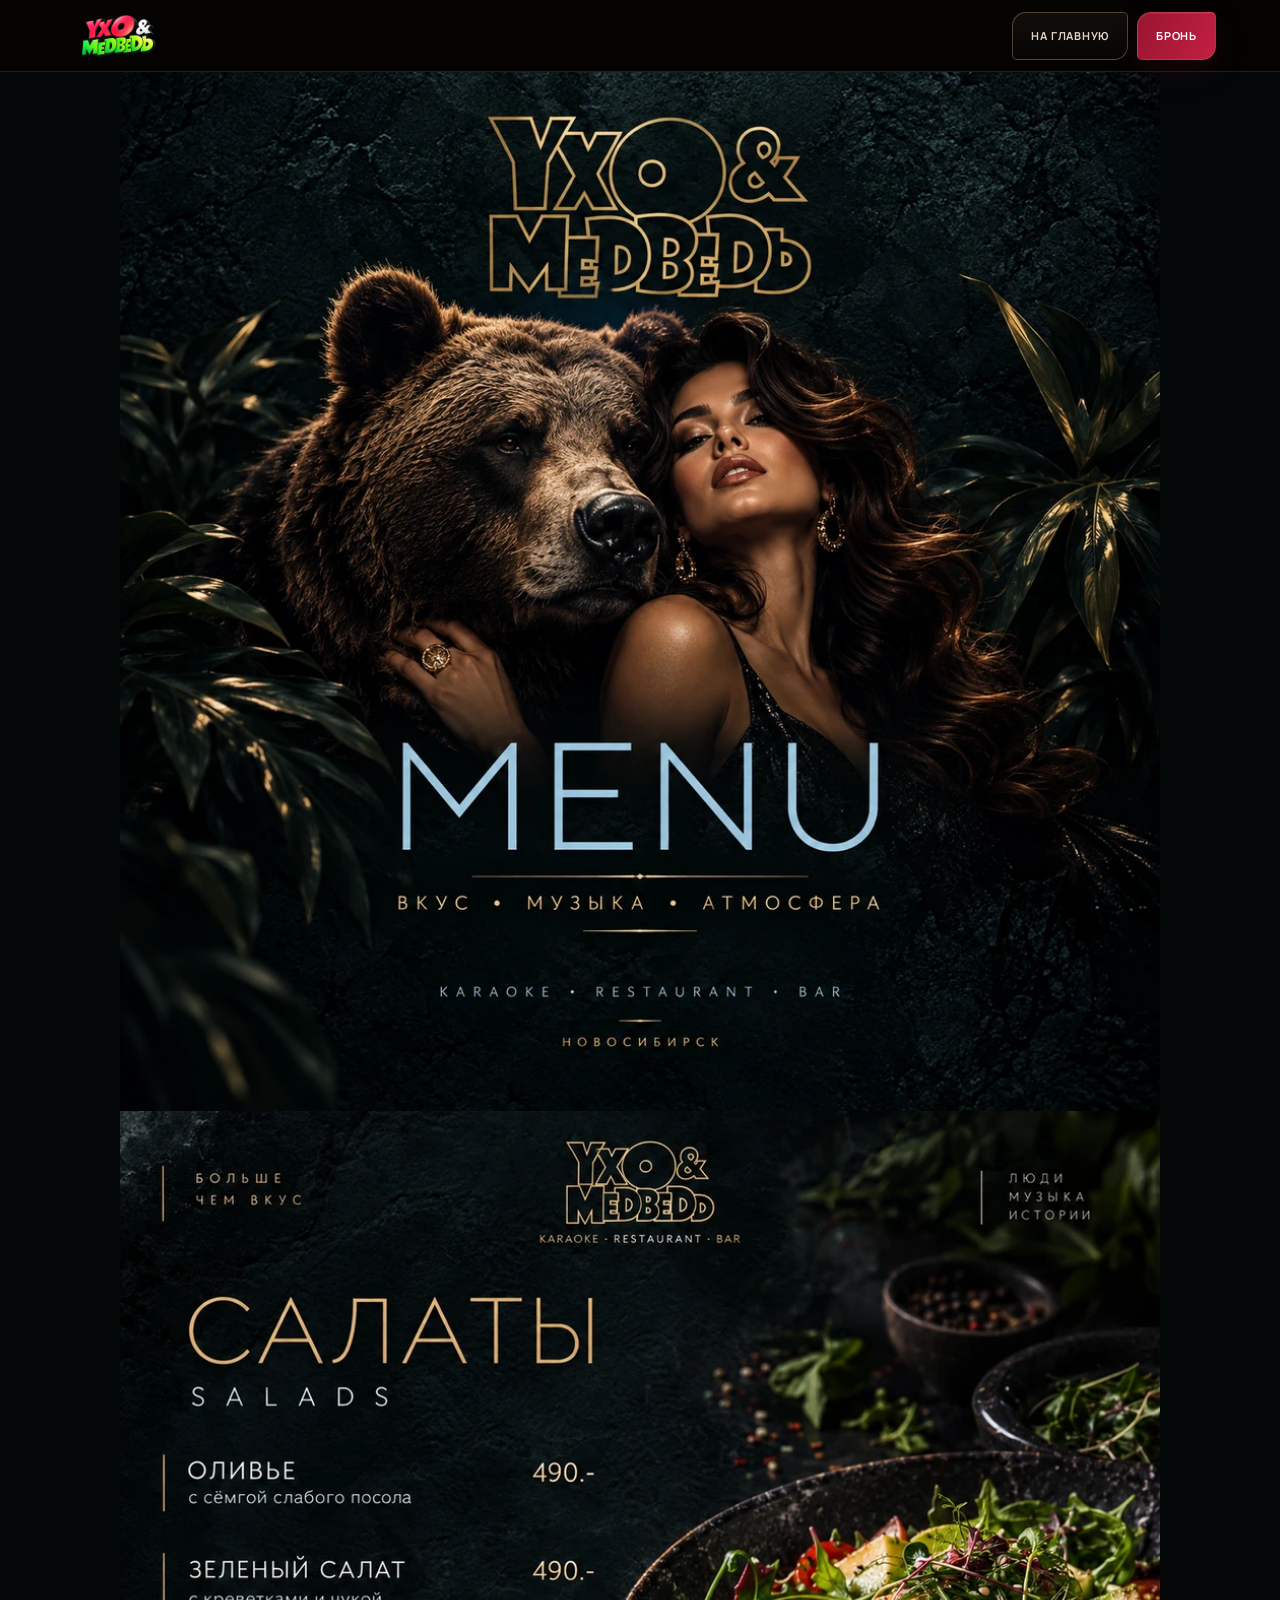
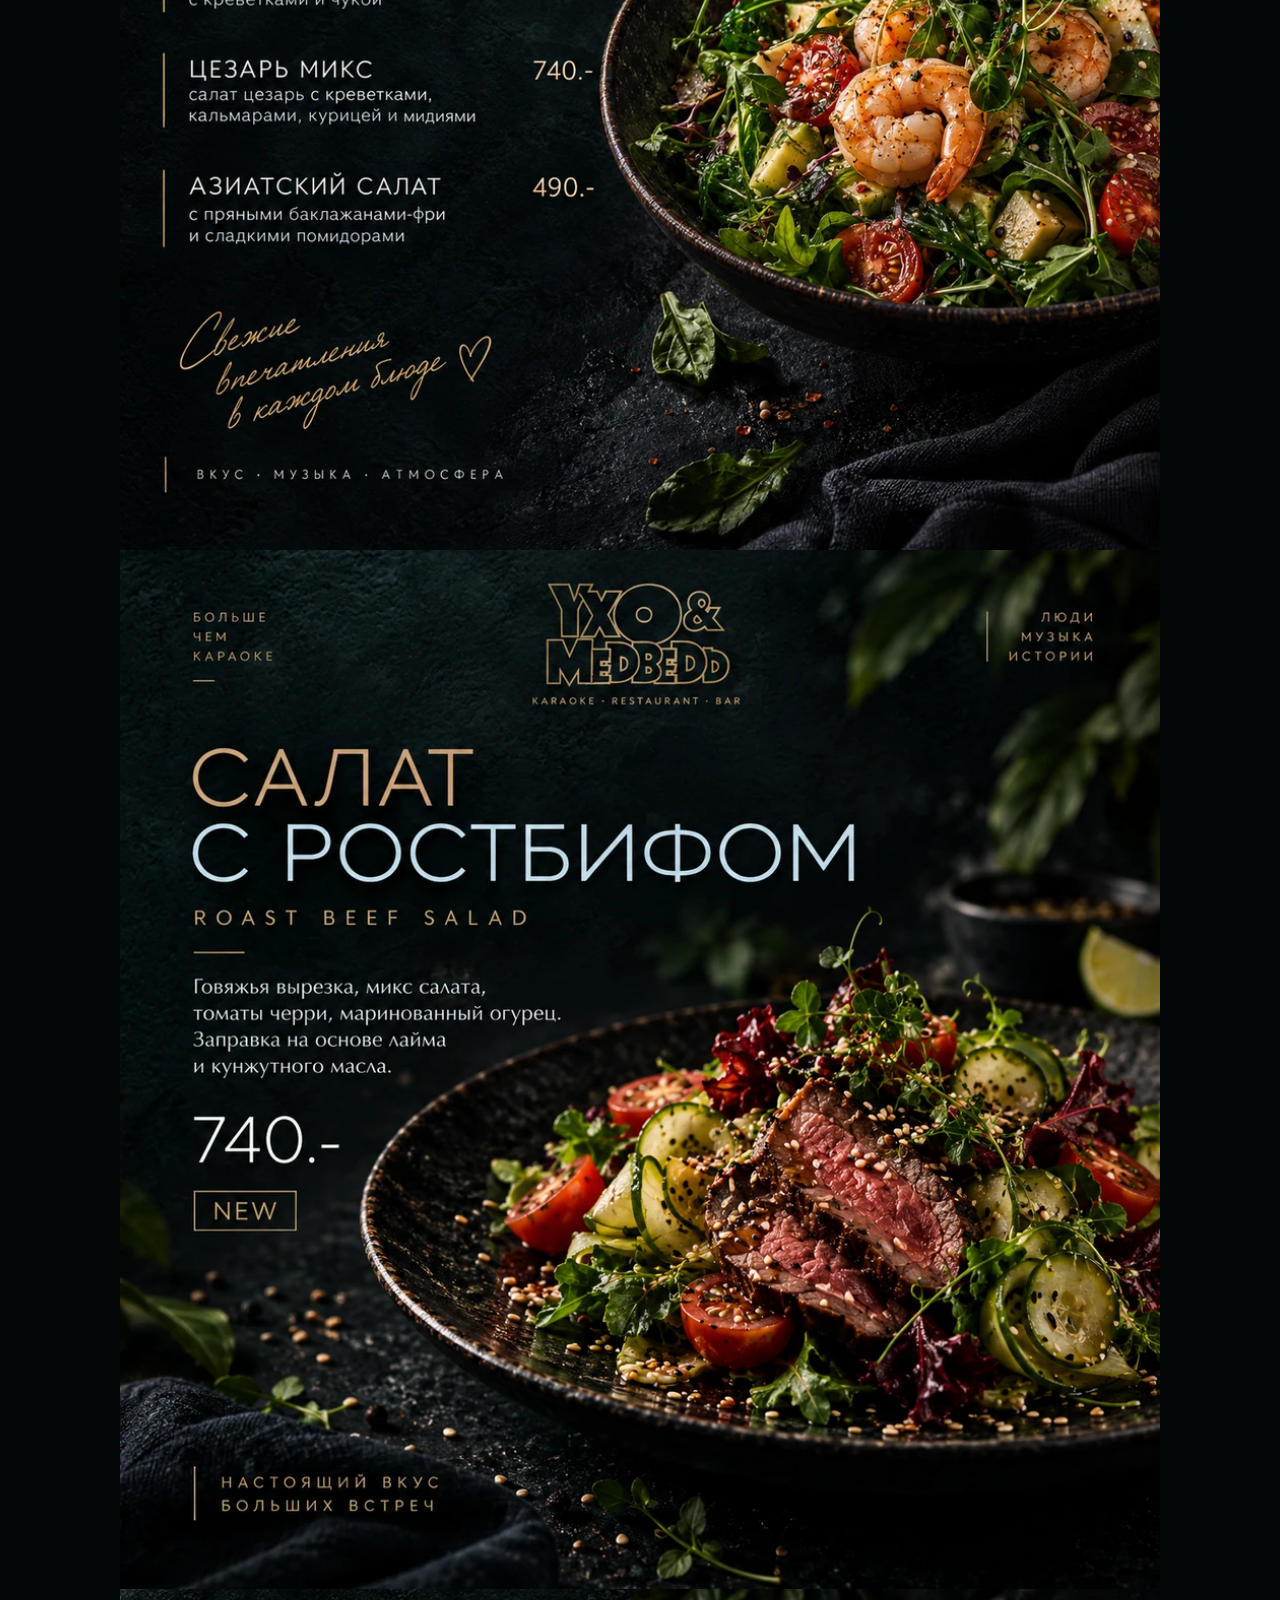
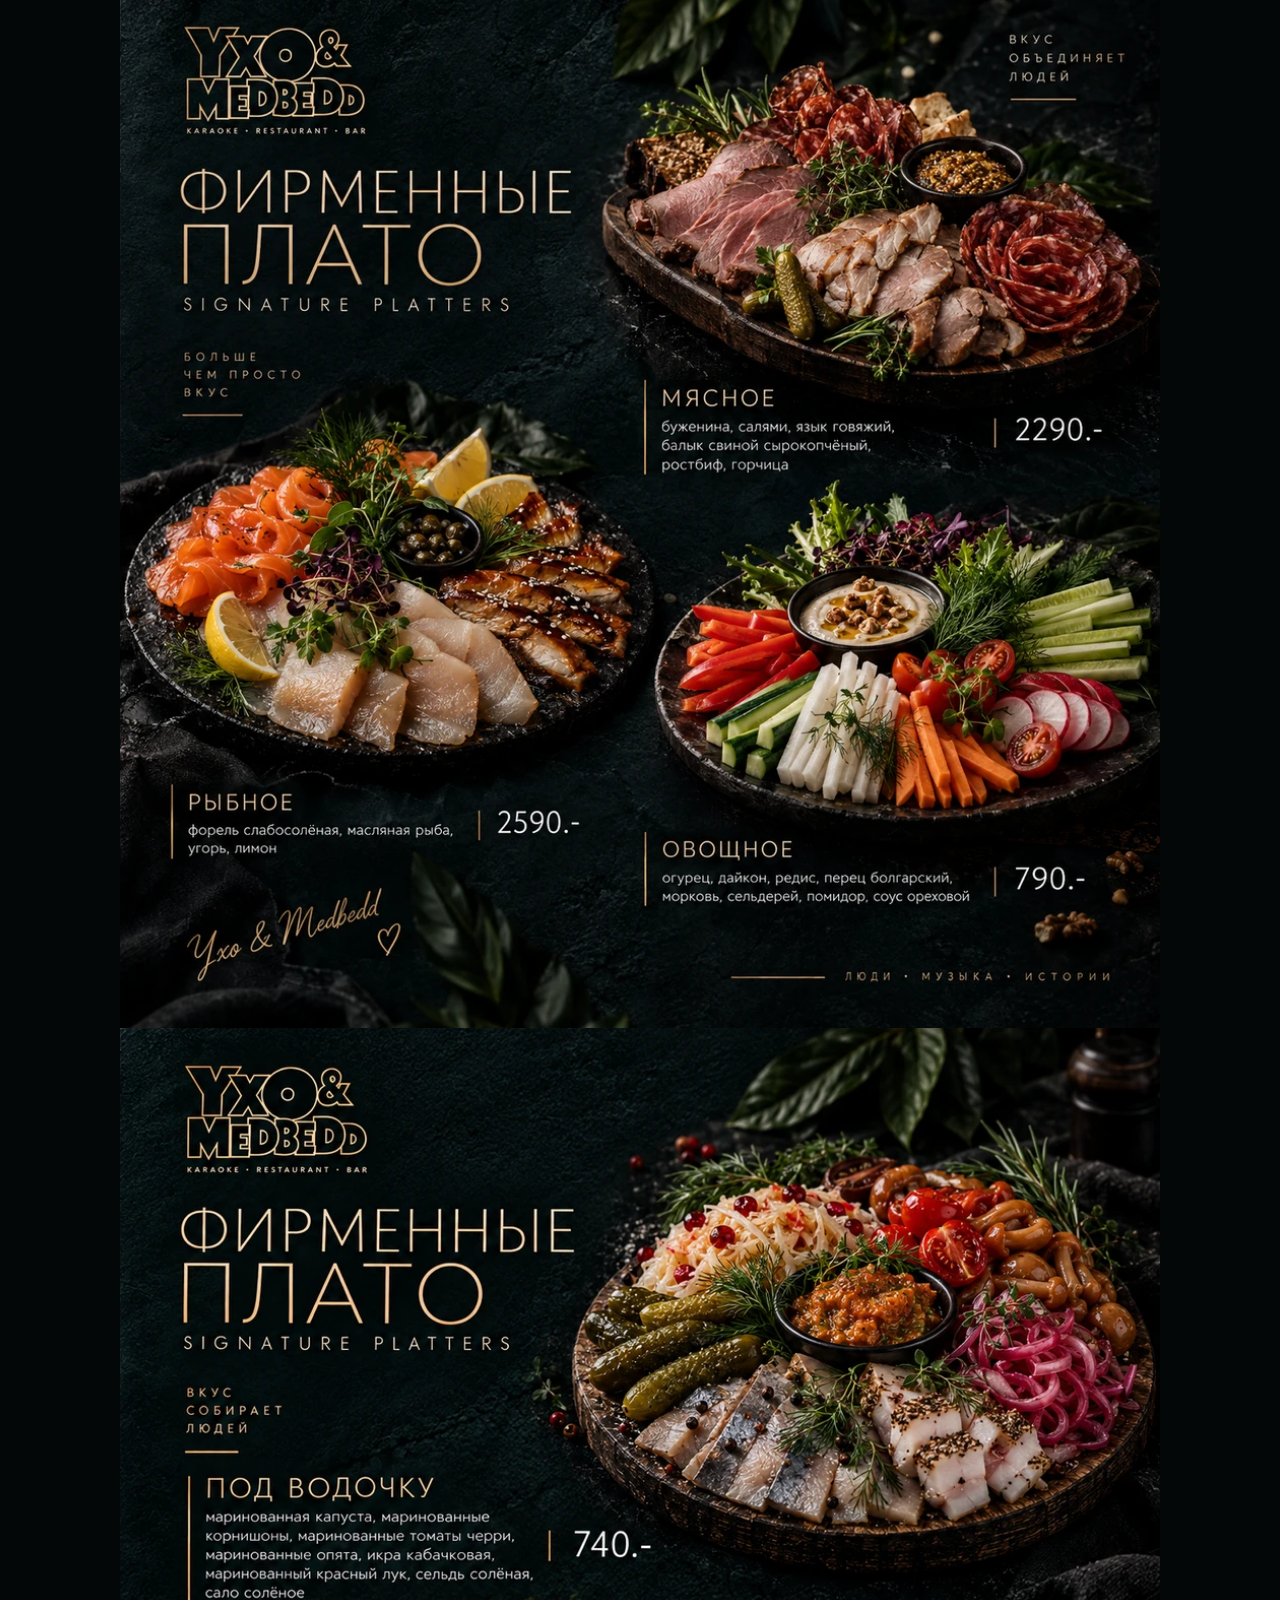
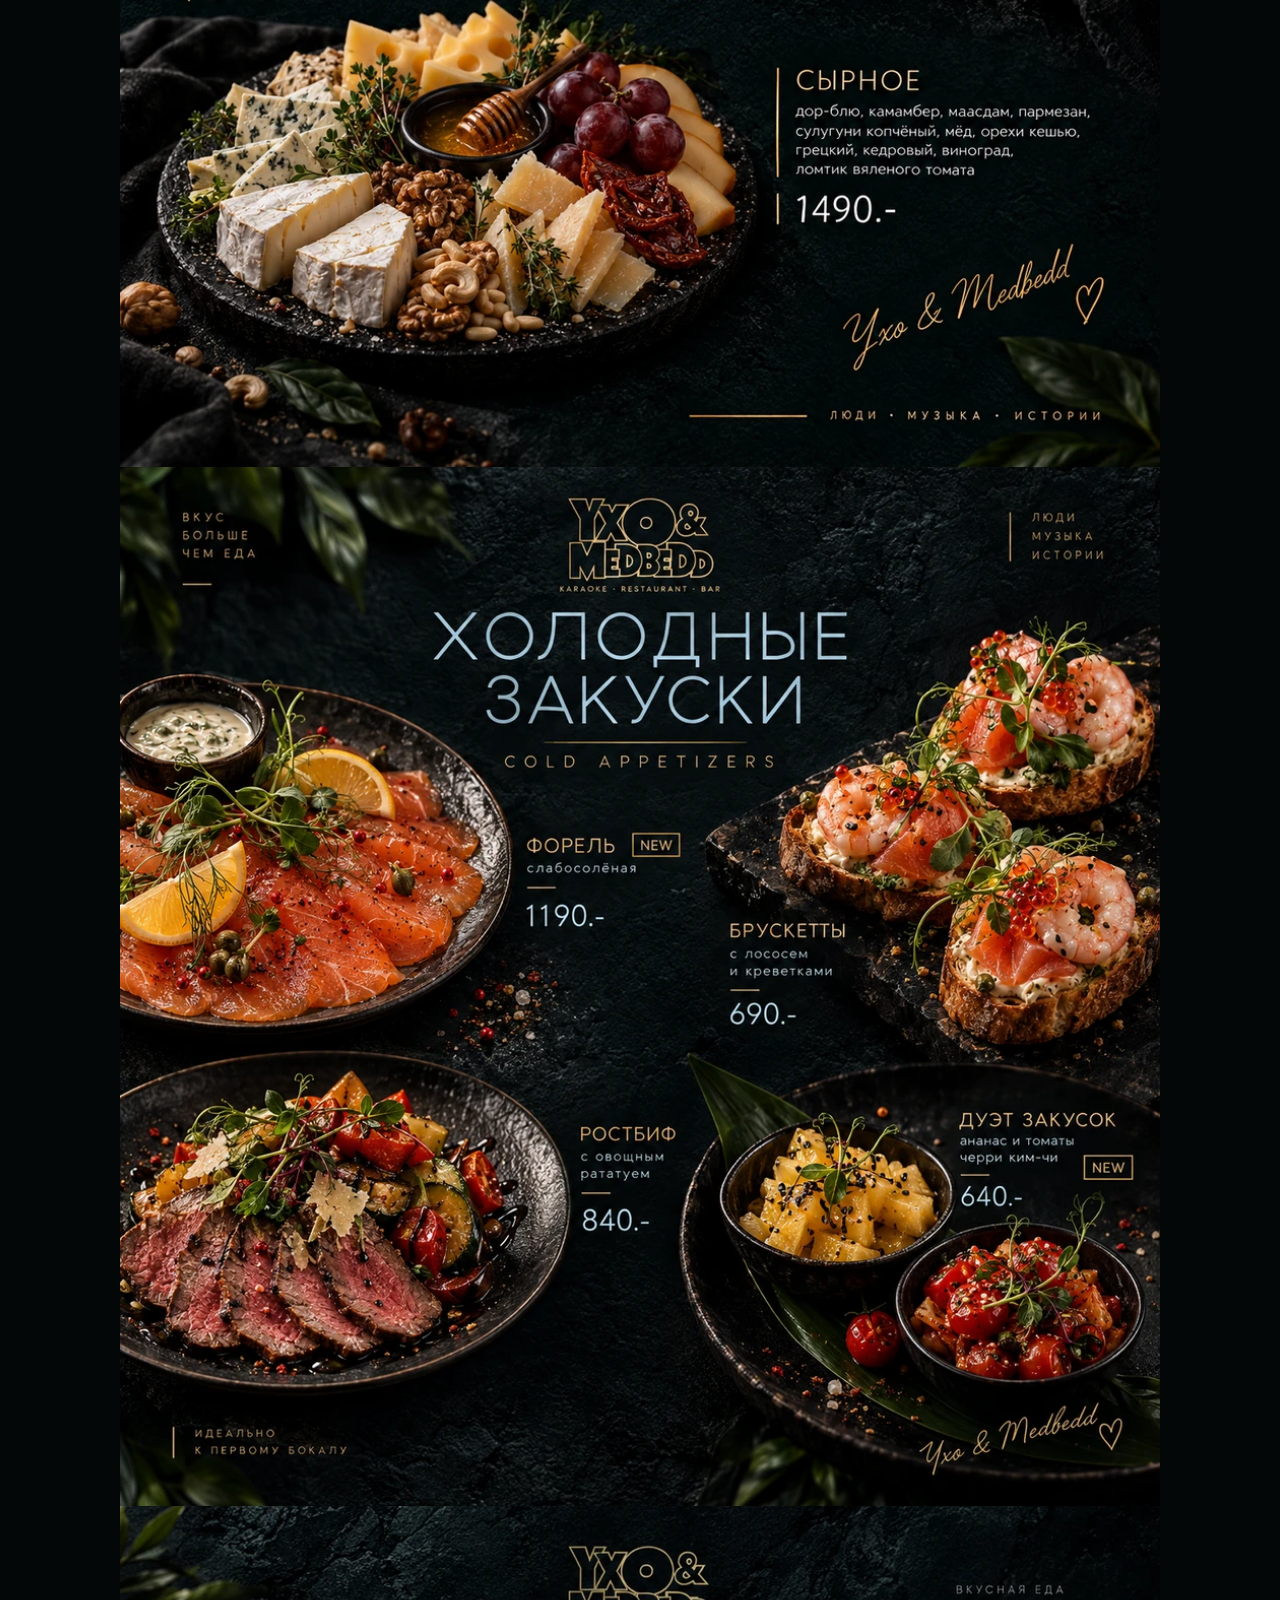
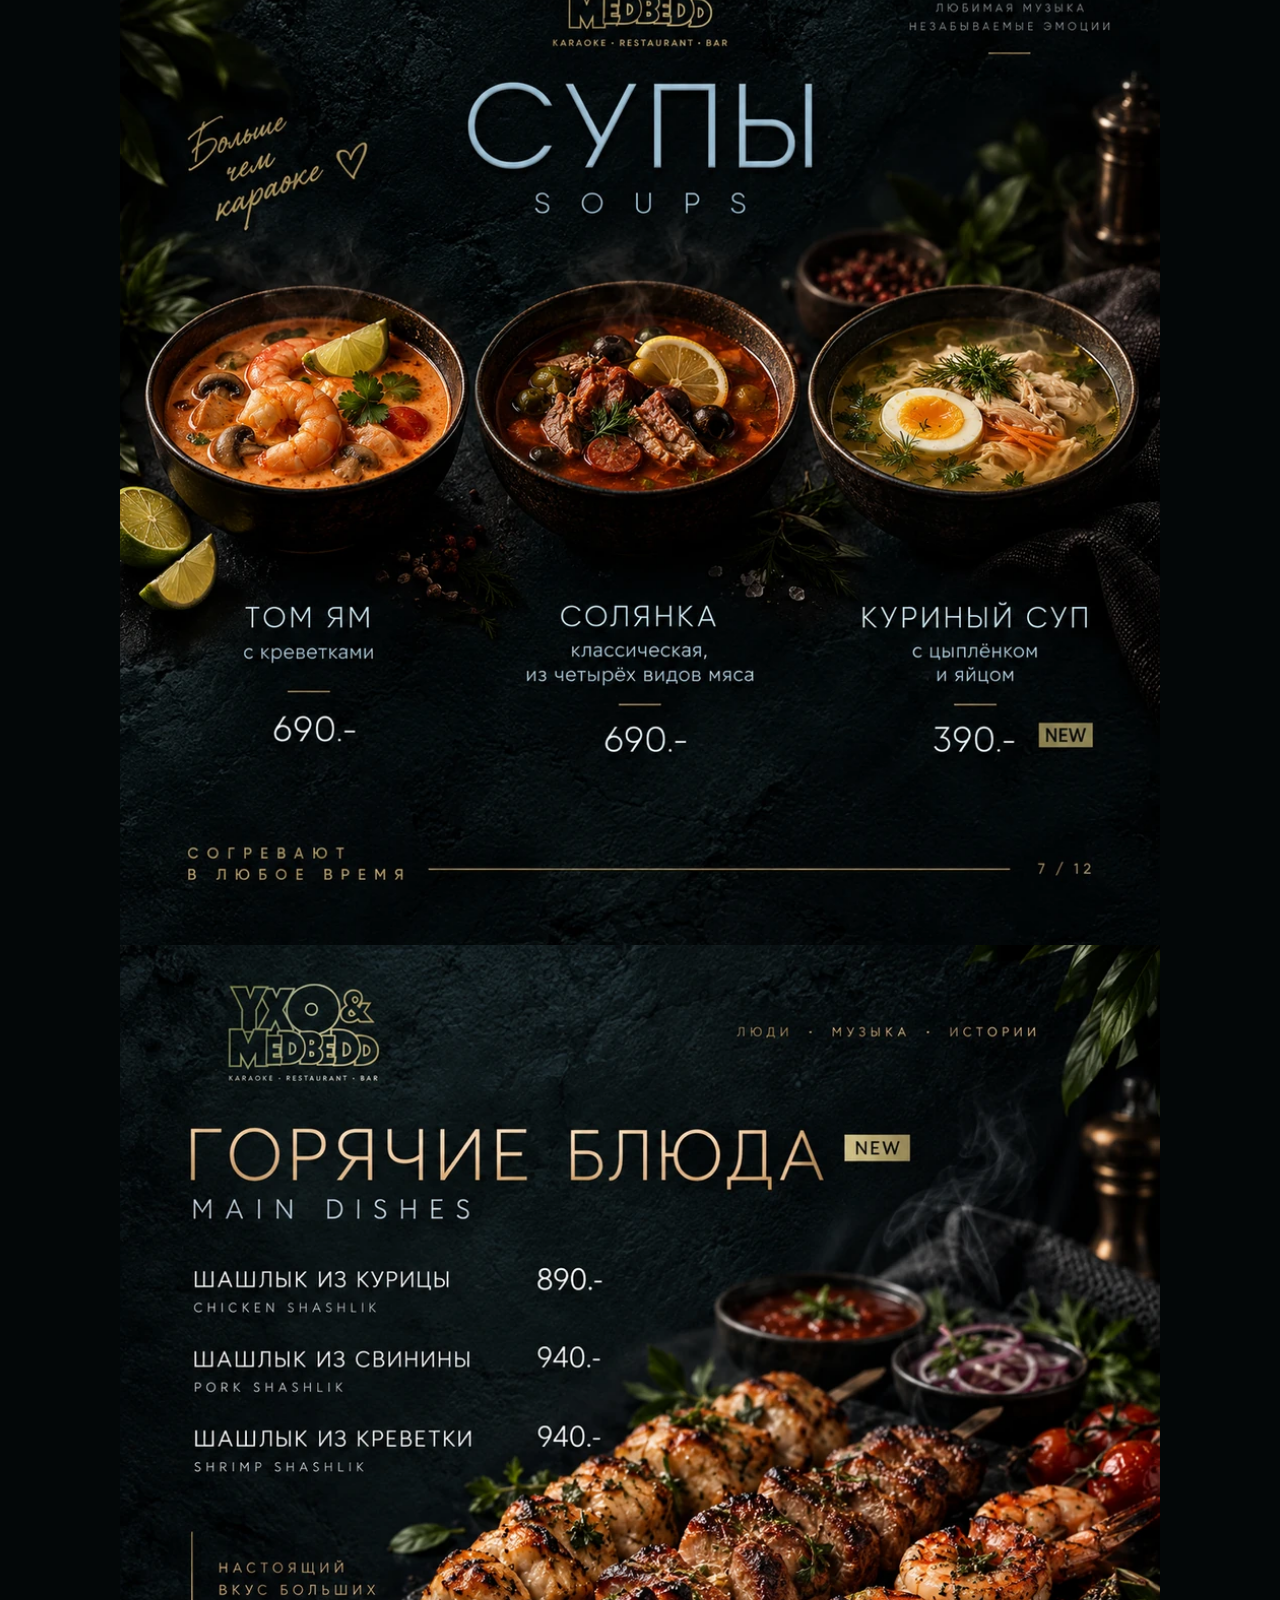
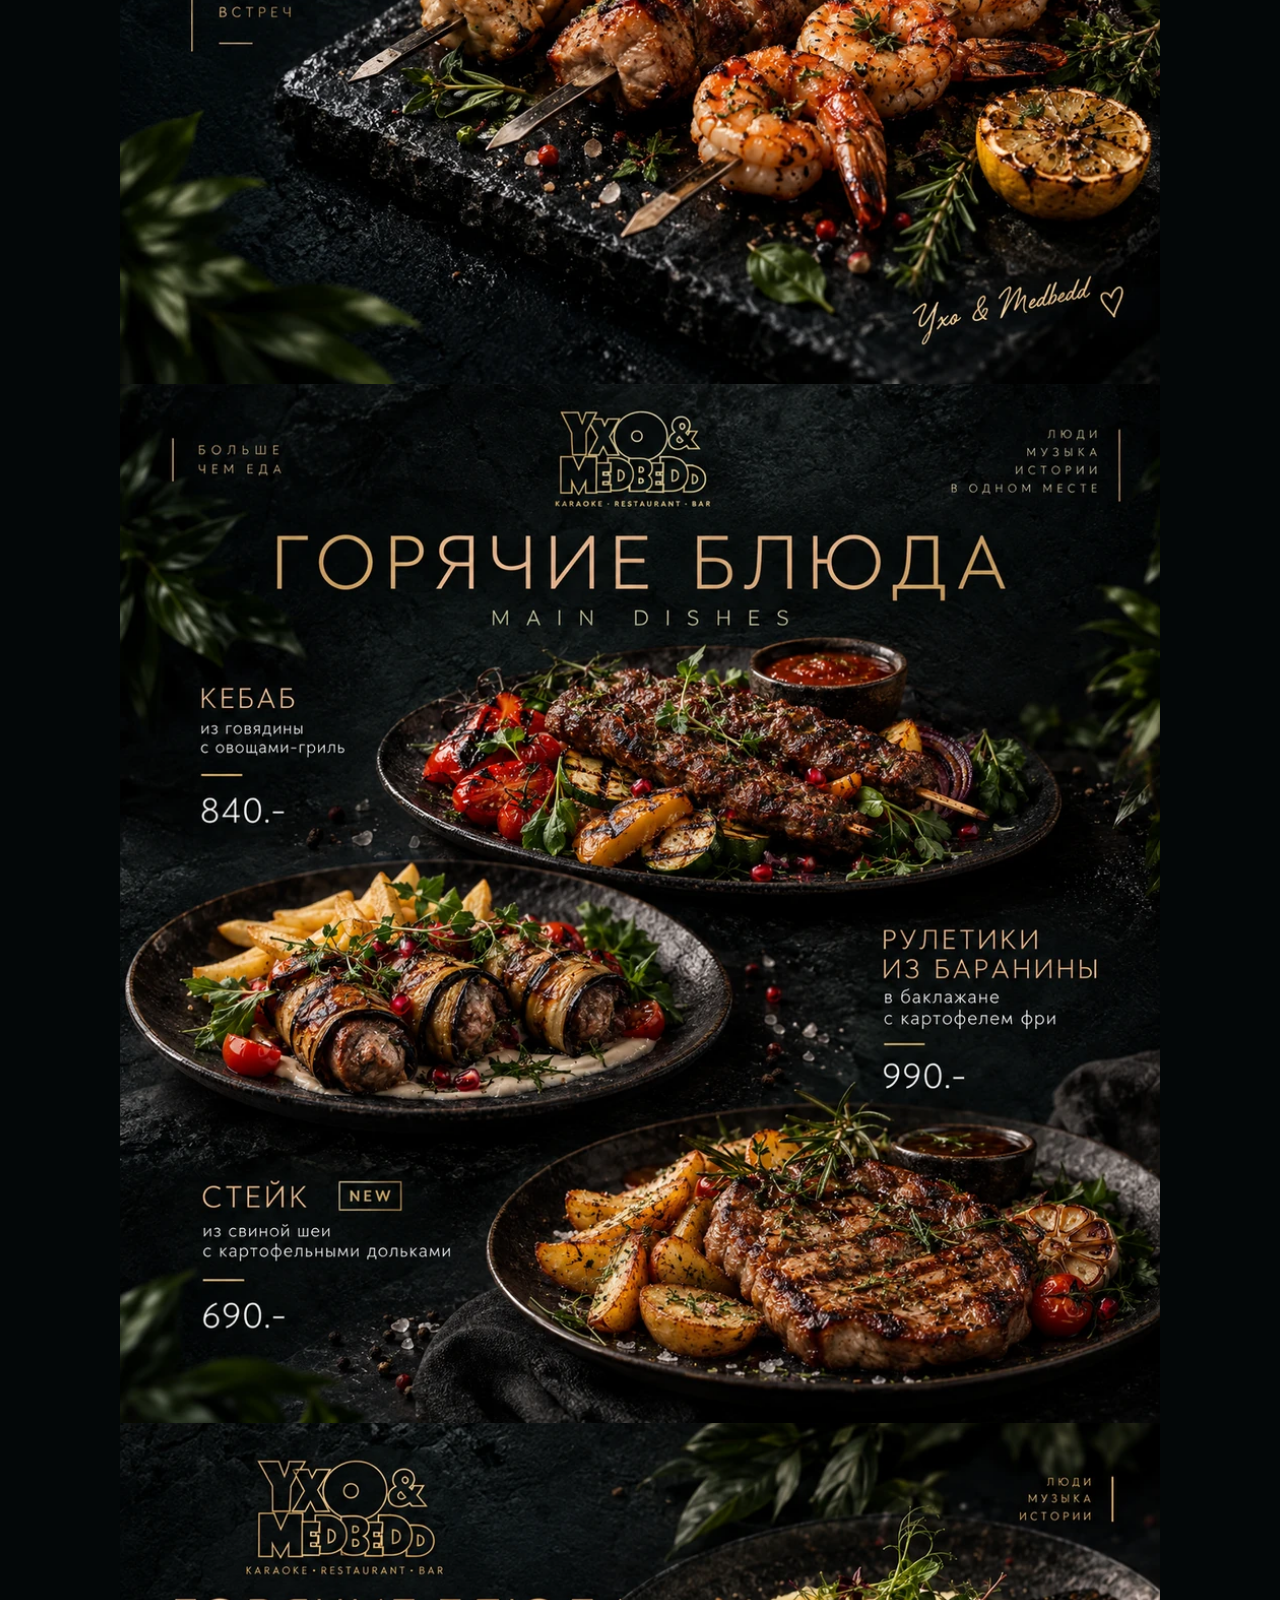
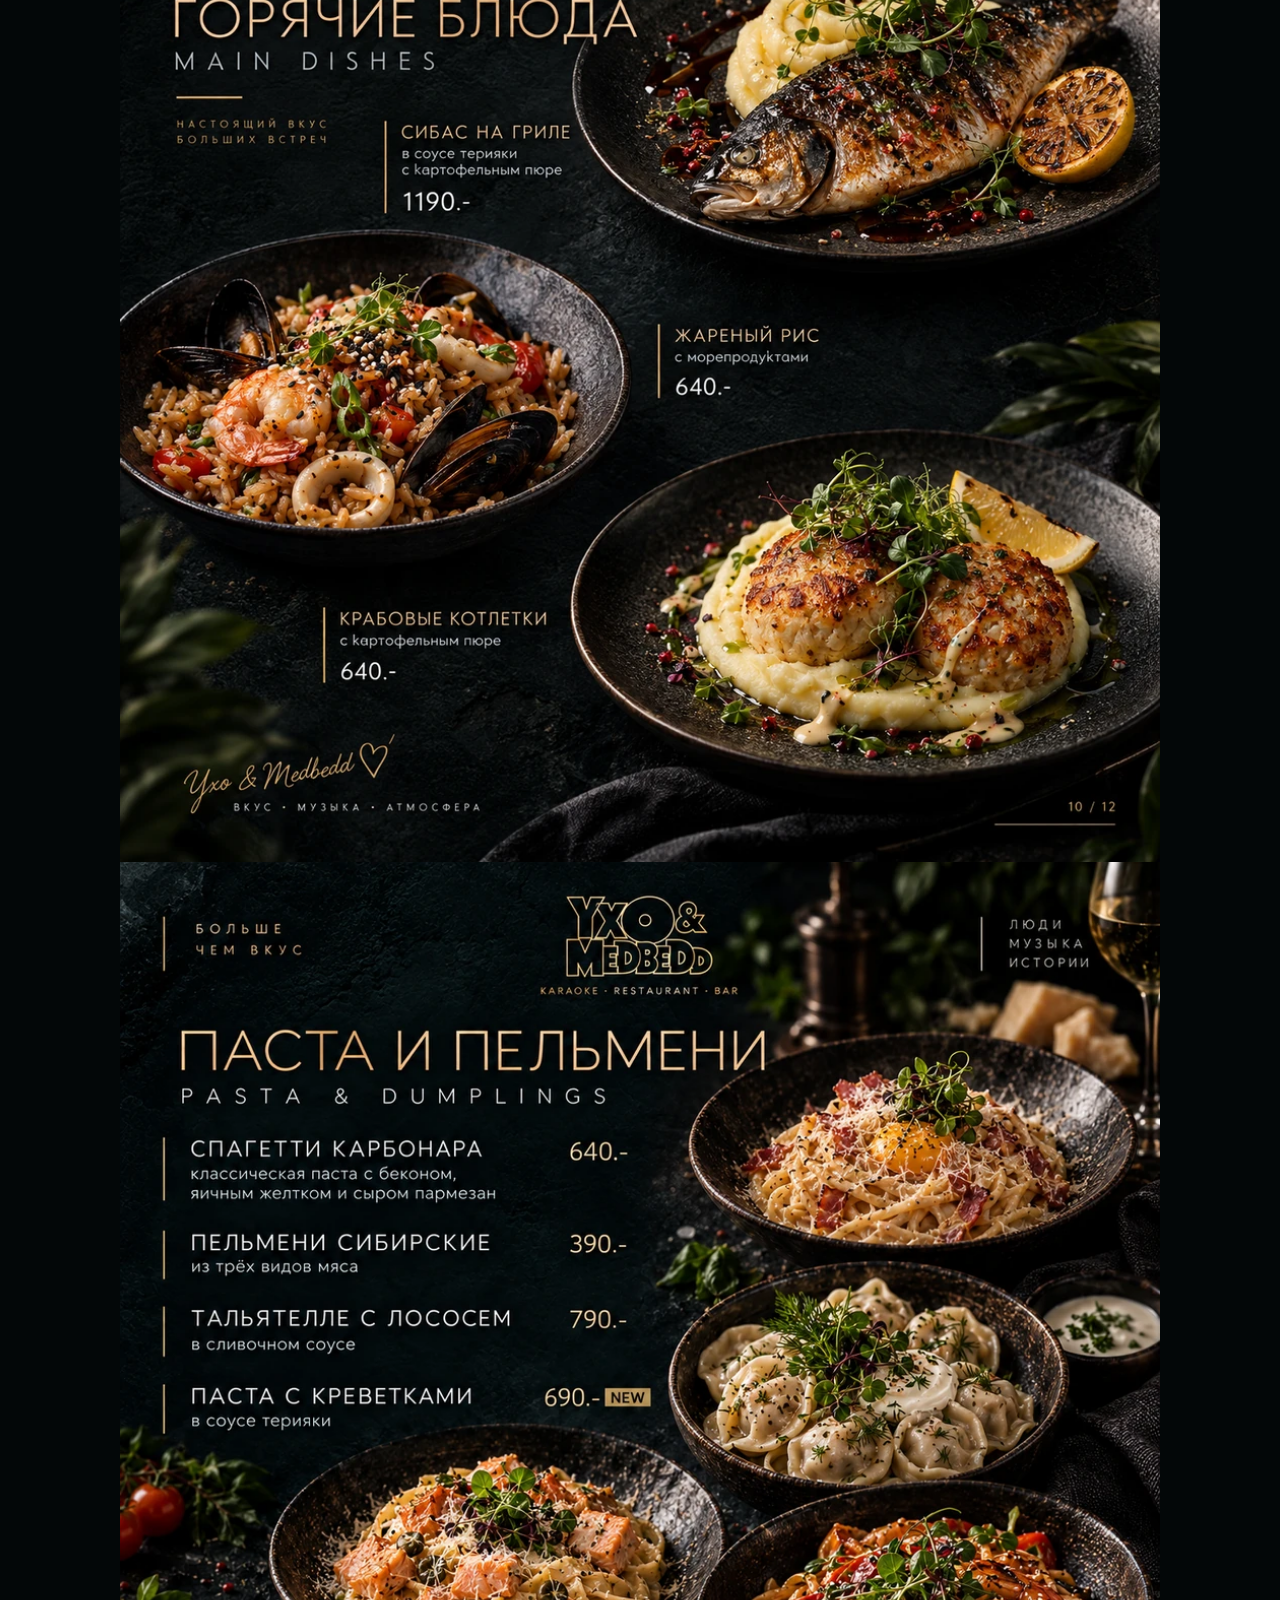
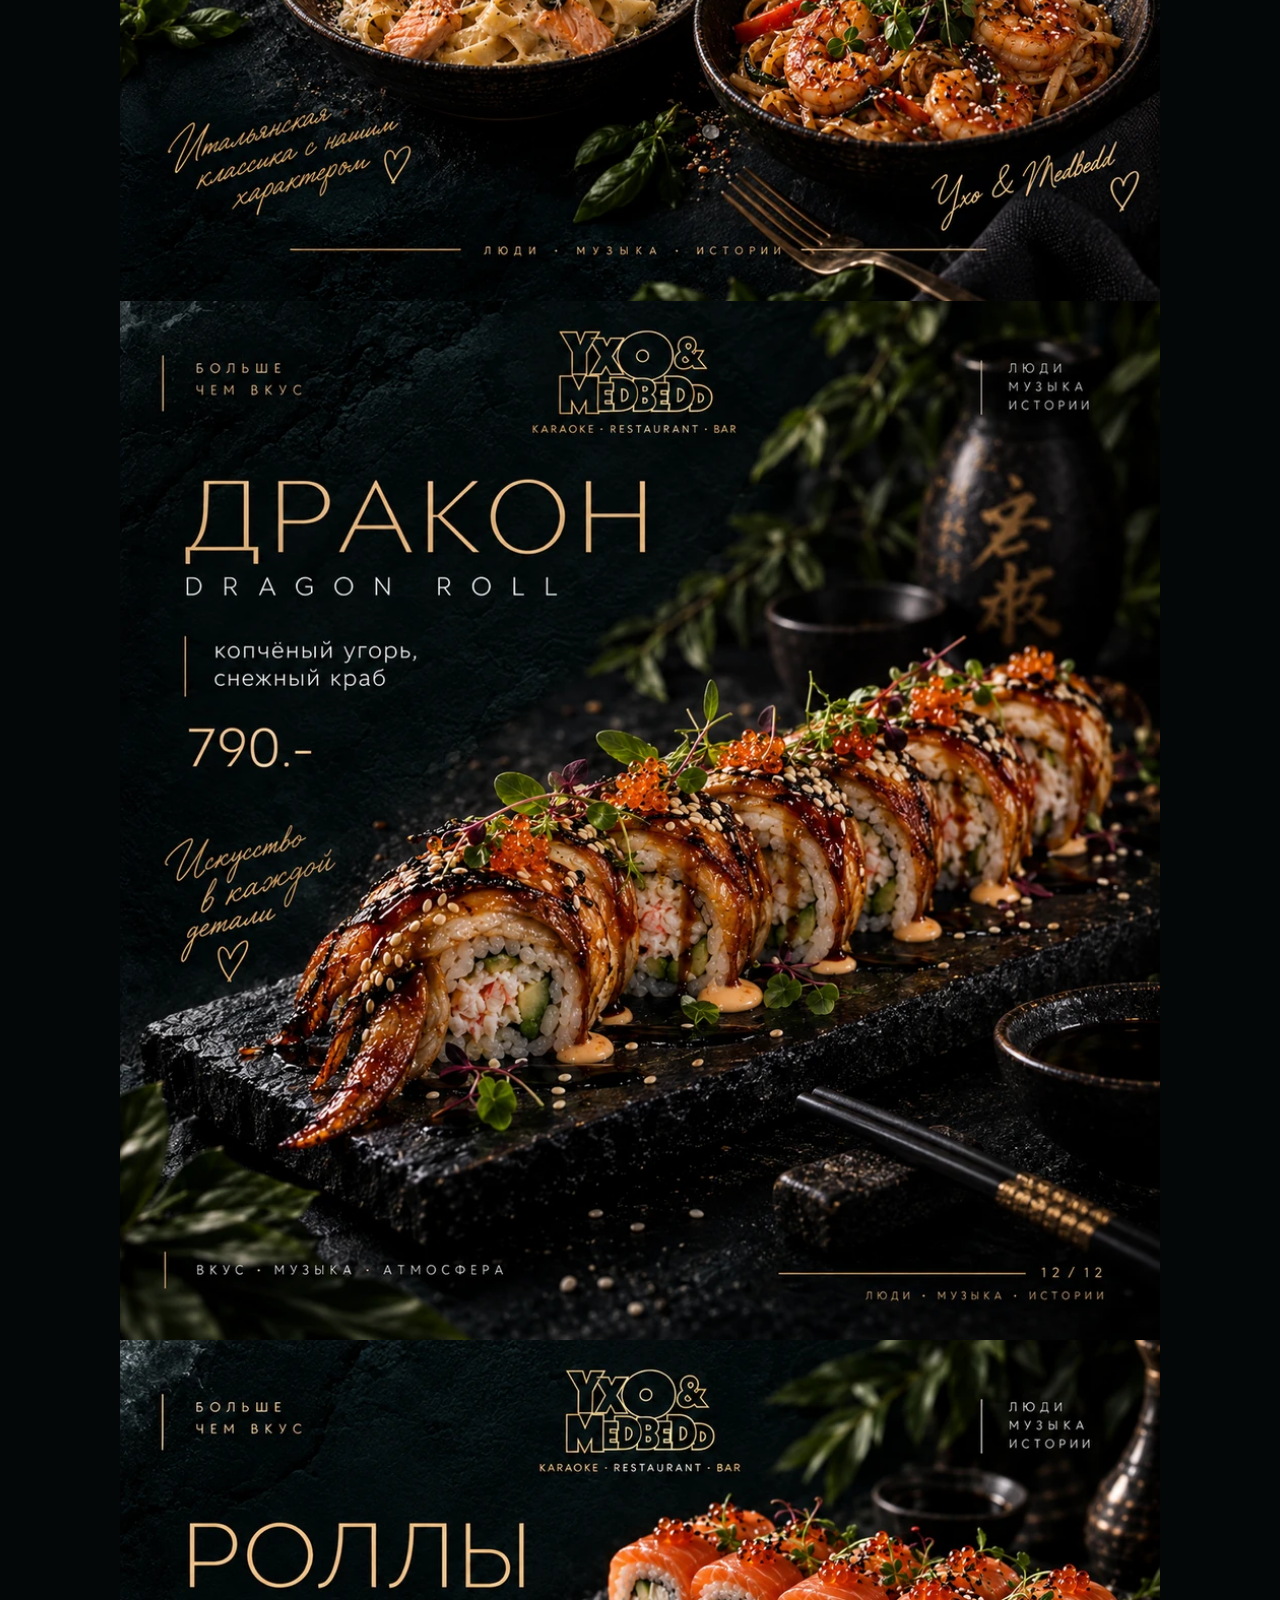
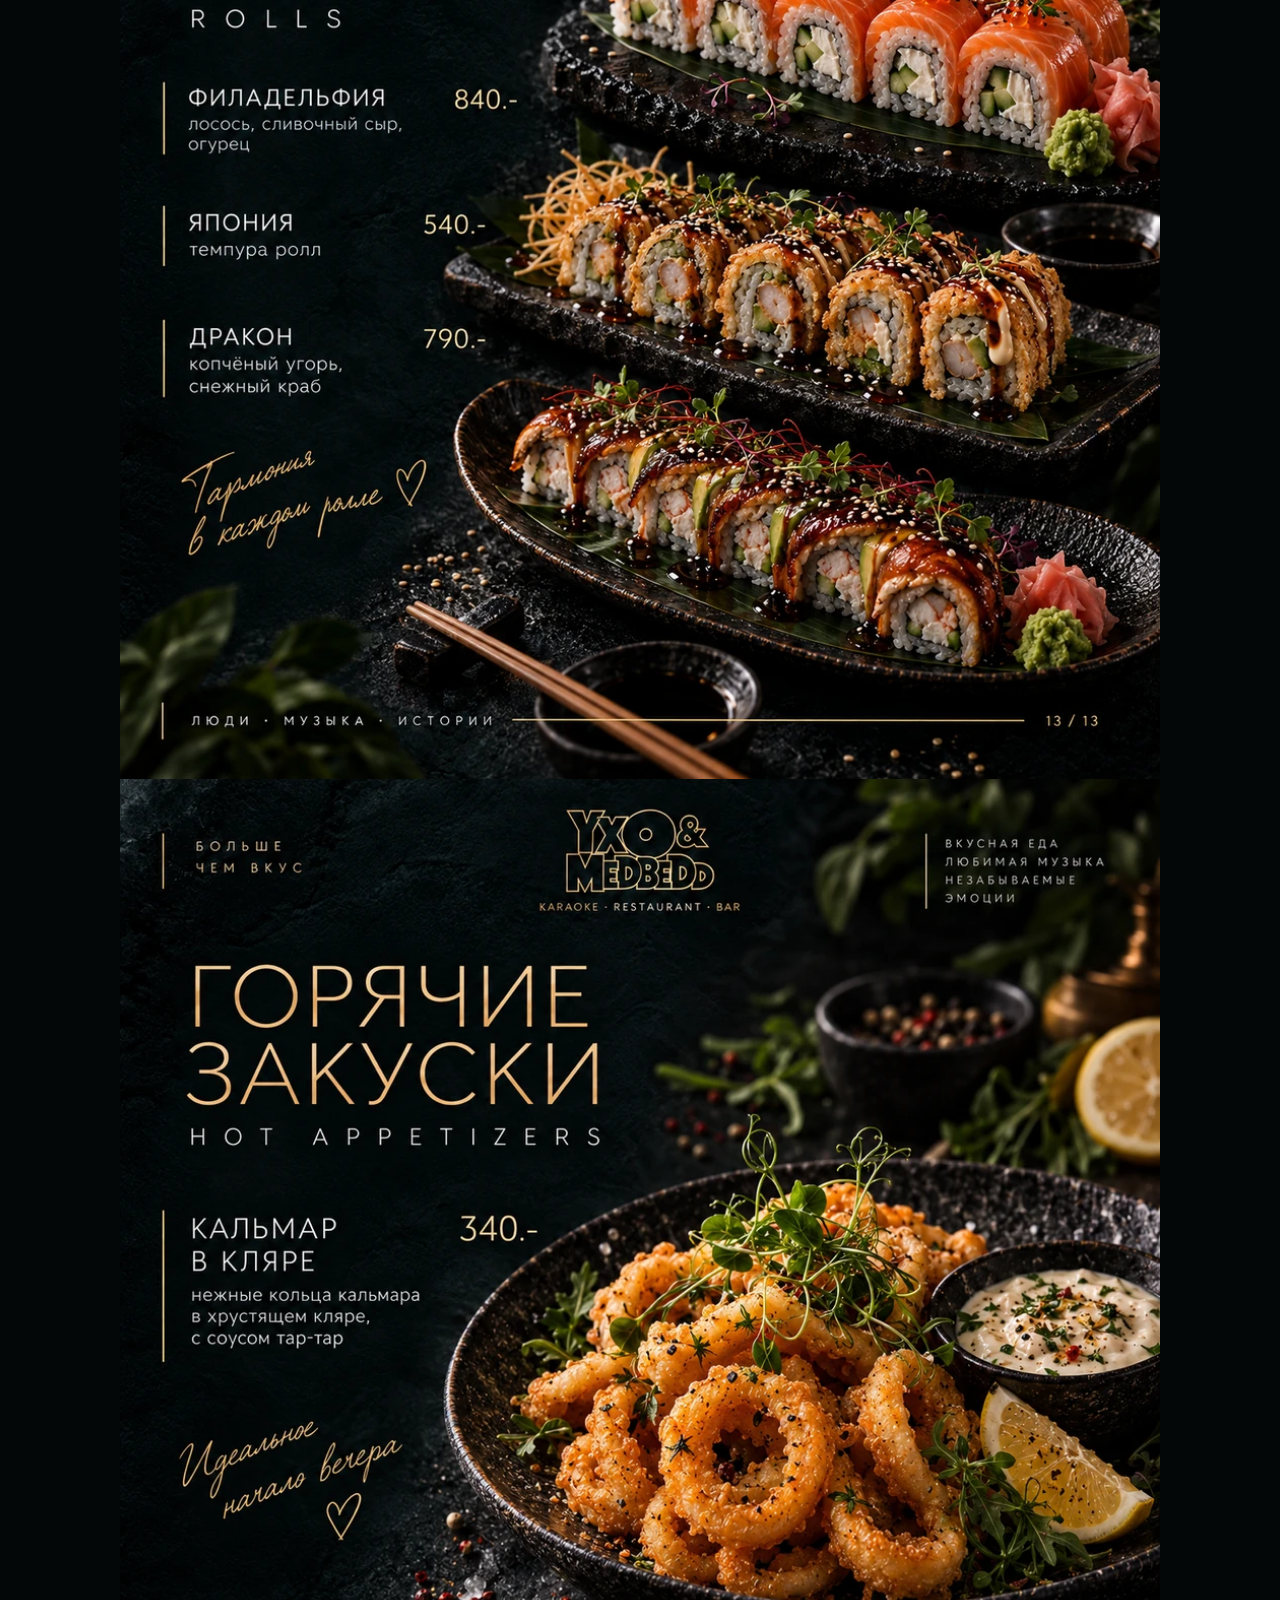
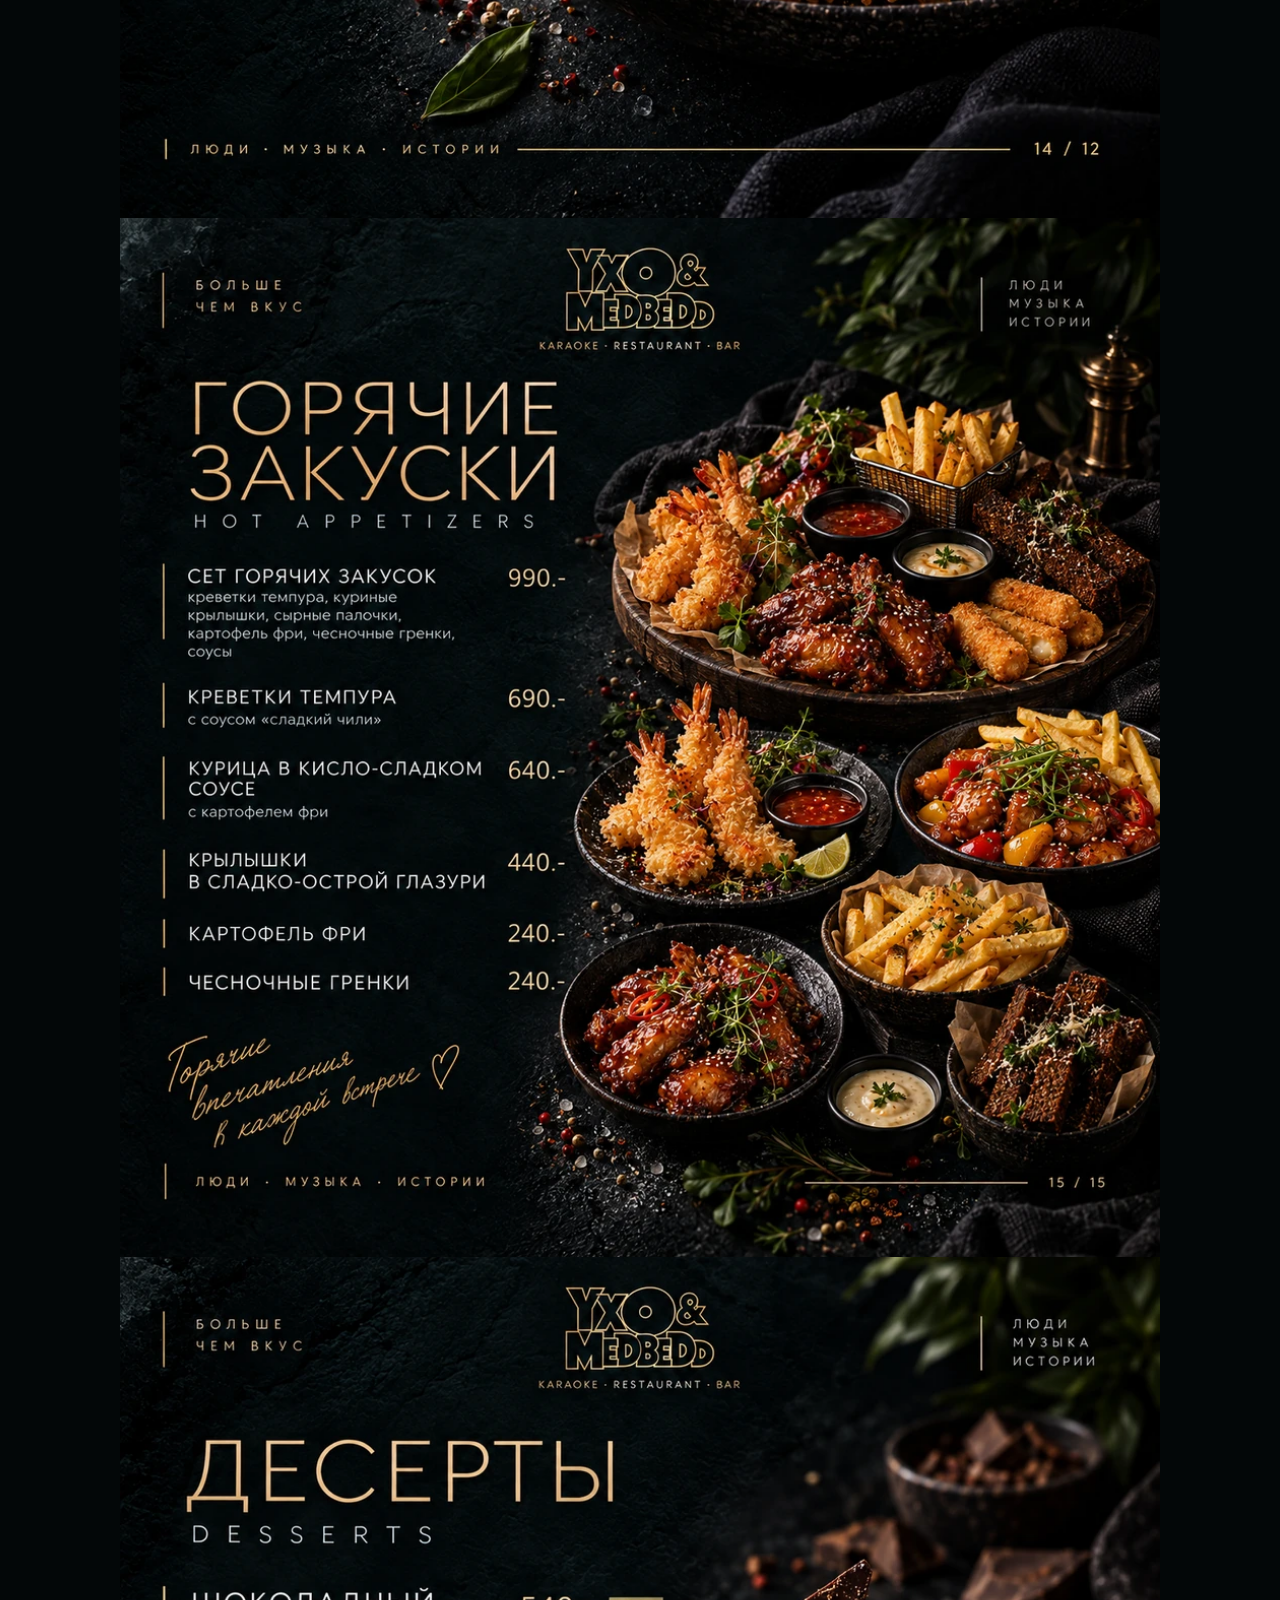
<file: catalog.html>
<!doctype html>
<html lang="ru">
<head>
  <meta charset="utf-8">
  <meta name="viewport" content="width=device-width,initial-scale=1,viewport-fit=cover">
  <meta name="theme-color" content="#050403">
  <meta name="description" content="Меню кухни и барная карта Ухо & Медведь.">
  <title>Меню — Ухо & Медведь</title>
  <link rel="preconnect" href="https://fonts.googleapis.com">
  <link rel="preconnect" href="https://fonts.gstatic.com" crossorigin>
  <link href="https://fonts.googleapis.com/css2?family=Cormorant+Garamond:ital,wght@0,500;0,600;1,500&family=Manrope:wght@400;500;600;700&display=swap" rel="stylesheet">
  <link rel="icon" type="image/png" href="assets/logo-glossy.png">
  <link rel="stylesheet" href="catalog.css?v=mobile-food-fast-v36">
</head>
<body data-catalog-tab="food">
  <header class="catalog-header">
    <a class="catalog-logo" href="index.html" aria-label="На главную"><img src="assets/logo-glossy.png" alt="Ухо & Медведь"></a>
    <div class="catalog-head-actions">
      <a class="button button-secondary button-compact back" href="index.html#menu">На главную</a>
      <a class="button button-primary button-compact book" href="https://wa.me/79139168901?text=%D0%A5%D0%BE%D1%87%D1%83%20%D0%B7%D0%B0%D0%B1%D1%80%D0%BE%D0%BD%D0%B8%D1%80%D0%BE%D0%B2%D0%B0%D1%82%D1%8C%20%D1%81%D1%82%D0%BE%D0%BB" target="_blank" rel="noopener">Бронь</a>
    </div>
  </header>

  <main class="catalog-shell">


    <section class="menu-pages-list" id="menuBook" aria-label="Меню кухни">
      <picture class="menu-page-picture">
        <source media="(max-width: 620px)" srcset="assets/menu-book/pages/menu-01.webp?v=36">
        <img src="assets/menu-book/pages-hq/menu-01.webp?v=36" alt="Страница меню 1" loading="eager" fetchpriority="high" decoding="async">
      </picture>
      <picture class="menu-page-picture">
        <source media="(max-width: 620px)" srcset="assets/menu-book/pages/menu-02.webp?v=36">
        <img src="assets/menu-book/pages-hq/menu-02.webp?v=36" alt="Страница меню 2" loading="eager" decoding="async">
      </picture>
      <picture class="menu-page-picture">
        <source media="(max-width: 620px)" srcset="assets/menu-book/pages/menu-03.webp?v=36">
        <img src="assets/menu-book/pages-hq/menu-03.webp?v=36" alt="Страница меню 3" loading="lazy" decoding="async">
      </picture>
      <picture class="menu-page-picture">
        <source media="(max-width: 620px)" srcset="assets/menu-book/pages/menu-04.webp?v=36">
        <img src="assets/menu-book/pages-hq/menu-04.webp?v=36" alt="Страница меню 4" loading="lazy" decoding="async">
      </picture>
      <picture class="menu-page-picture">
        <source media="(max-width: 620px)" srcset="assets/menu-book/pages/menu-05.webp?v=36">
        <img src="assets/menu-book/pages-hq/menu-05.webp?v=36" alt="Страница меню 5" loading="lazy" decoding="async">
      </picture>
      <picture class="menu-page-picture">
        <source media="(max-width: 620px)" srcset="assets/menu-book/pages/menu-06.webp?v=36">
        <img src="assets/menu-book/pages-hq/menu-06.webp?v=36" alt="Страница меню 6" loading="lazy" decoding="async">
      </picture>
      <picture class="menu-page-picture">
        <source media="(max-width: 620px)" srcset="assets/menu-book/pages/menu-07.webp?v=36">
        <img src="assets/menu-book/pages-hq/menu-07.webp?v=36" alt="Страница меню 7" loading="lazy" decoding="async">
      </picture>
      <picture class="menu-page-picture">
        <source media="(max-width: 620px)" srcset="assets/menu-book/pages/menu-08.webp?v=36">
        <img src="assets/menu-book/pages-hq/menu-08.webp?v=36" alt="Страница меню 8" loading="lazy" decoding="async">
      </picture>
      <picture class="menu-page-picture">
        <source media="(max-width: 620px)" srcset="assets/menu-book/pages/menu-09.webp?v=36">
        <img src="assets/menu-book/pages-hq/menu-09.webp?v=36" alt="Страница меню 9" loading="lazy" decoding="async">
      </picture>
      <picture class="menu-page-picture">
        <source media="(max-width: 620px)" srcset="assets/menu-book/pages/menu-10.webp?v=36">
        <img src="assets/menu-book/pages-hq/menu-10.webp?v=36" alt="Страница меню 10" loading="lazy" decoding="async">
      </picture>
      <picture class="menu-page-picture">
        <source media="(max-width: 620px)" srcset="assets/menu-book/pages/menu-11.webp?v=36">
        <img src="assets/menu-book/pages-hq/menu-11.webp?v=36" alt="Страница меню 11" loading="lazy" decoding="async">
      </picture>
      <picture class="menu-page-picture">
        <source media="(max-width: 620px)" srcset="assets/menu-book/pages/menu-12.webp?v=36">
        <img src="assets/menu-book/pages-hq/menu-12.webp?v=36" alt="Страница меню 12" loading="lazy" decoding="async">
      </picture>
      <picture class="menu-page-picture">
        <source media="(max-width: 620px)" srcset="assets/menu-book/pages/menu-13.webp?v=36">
        <img src="assets/menu-book/pages-hq/menu-13.webp?v=36" alt="Страница меню 13" loading="lazy" decoding="async">
      </picture>
      <picture class="menu-page-picture">
        <source media="(max-width: 620px)" srcset="assets/menu-book/pages/menu-14.webp?v=36">
        <img src="assets/menu-book/pages-hq/menu-14.webp?v=36" alt="Страница меню 14" loading="lazy" decoding="async">
      </picture>
      <picture class="menu-page-picture">
        <source media="(max-width: 620px)" srcset="assets/menu-book/pages/menu-15.webp?v=36">
        <img src="assets/menu-book/pages-hq/menu-15.webp?v=36" alt="Страница меню 15" loading="lazy" decoding="async">
      </picture>
      <picture class="menu-page-picture">
        <source media="(max-width: 620px)" srcset="assets/menu-book/pages/menu-16.webp?v=36">
        <img src="assets/menu-book/pages-hq/menu-16.webp?v=36" alt="Страница меню 16" loading="lazy" decoding="async">
      </picture>
      <picture class="menu-page-picture">
        <source media="(max-width: 620px)" srcset="assets/menu-book/pages/menu-17.webp?v=36">
        <img src="assets/menu-book/pages-hq/menu-17.webp?v=36" alt="Страница меню 17" loading="lazy" decoding="async">
      </picture>
      <picture class="menu-page-picture">
        <source media="(max-width: 620px)" srcset="assets/menu-book/pages/menu-18.webp?v=36">
        <img src="assets/menu-book/pages-hq/menu-18.webp?v=36" alt="Страница меню 18" loading="lazy" decoding="async">
      </picture>
    </section>


    <section class="catalog-controls" aria-label="Фильтры меню">
      <label class="search"><span aria-hidden="true">⌕</span><input id="search" type="search" placeholder="Найти блюдо или напиток" autocomplete="off"></label>
      <b id="resultCount"></b>
    </section>
    <nav class="group-nav" id="groupNav" aria-label="Группы напитков"></nav>
    <nav class="category-nav" id="categoryNav" aria-label="Категории меню"></nav>

    <div id="catalog" class="catalog"><section class="catalog-section bar-section" id="cat-beer" data-tab="bar" data-cat="beer" data-title="Пиво" hidden>
    <header class="catalog-section-header"><span>01</span><h2>Пиво</h2></header>
    <div class="items-grid"><article class="menu-item bar" data-search="spaten hell 450 мл пиво">
    <div class="item-copy"><h3>Spaten Hell</h3><p>450 мл</p></div>
    <strong>540 ₽</strong>
  </article>
<article class="menu-item bar" data-search="corona extra 330 мл пиво">
    <div class="item-copy"><h3>Corona Extra</h3><p>330 мл</p></div>
    <strong>680 ₽</strong>
  </article>
<article class="menu-item bar" data-search="abbe blonde 330 мл пиво">
    <div class="item-copy"><h3>Abbe Blonde</h3><p>330 мл</p></div>
    <strong>380 ₽</strong>
  </article>
<article class="menu-item bar" data-search="abbe brune 330 мл пиво">
    <div class="item-copy"><h3>Abbe Brune</h3><p>330 мл</p></div>
    <strong>380 ₽</strong>
  </article>
<article class="menu-item bar" data-search="hoegaarden 440 мл пиво">
    <div class="item-copy"><h3>Hoegaarden</h3><p>440 мл</p></div>
    <strong>620 ₽</strong>
  </article>
<article class="menu-item bar" data-search="stella artois non-alcohol 440 мл пиво">
    <div class="item-copy"><h3>Stella Artois Non-Alcohol</h3><p>440 мл</p></div>
    <strong>480 ₽</strong>
  </article></div>
  </section>
<section class="catalog-section bar-section" id="cat-soft" data-tab="bar" data-cat="soft" data-title="Безалкогольные напитки" hidden>
    <header class="catalog-section-header"><span>02</span><h2>Безалкогольные напитки</h2></header>
    <div class="items-grid"><article class="menu-item bar" data-search="апельсиновый fresh 200 мл безалкогольные напитки">
    <div class="item-copy"><h3>Апельсиновый fresh</h3><p>200 мл</p></div>
    <strong>440 ₽</strong>
  </article>
<article class="menu-item bar" data-search="грейпфрутовый fresh 200 мл безалкогольные напитки">
    <div class="item-copy"><h3>Грейпфрутовый fresh</h3><p>200 мл</p></div>
    <strong>480 ₽</strong>
  </article>
<article class="menu-item bar" data-search="морковный fresh 200 мл безалкогольные напитки">
    <div class="item-copy"><h3>Морковный fresh</h3><p>200 мл</p></div>
    <strong>380 ₽</strong>
  </article>
<article class="menu-item bar" data-search="яблочный fresh 200 мл безалкогольные напитки">
    <div class="item-copy"><h3>Яблочный fresh</h3><p>200 мл</p></div>
    <strong>380 ₽</strong>
  </article>
<article class="menu-item bar" data-search="bonaqua 330 мл безалкогольные напитки">
    <div class="item-copy"><h3>BonAqua</h3><p>330 мл</p></div>
    <strong>340 ₽</strong>
  </article>
<article class="menu-item bar" data-search="shambala 330 мл безалкогольные напитки">
    <div class="item-copy"><h3>Shambala</h3><p>330 мл</p></div>
    <strong>440 ₽</strong>
  </article>
<article class="menu-item bar" data-search="rich cola 330 мл безалкогольные напитки">
    <div class="item-copy"><h3>Rich Cola</h3><p>330 мл</p></div>
    <strong>420 ₽</strong>
  </article>
<article class="menu-item bar" data-search="rich tonic 330 мл безалкогольные напитки">
    <div class="item-copy"><h3>Rich Tonic</h3><p>330 мл</p></div>
    <strong>420 ₽</strong>
  </article>
<article class="menu-item bar" data-search="coca cola original 330 мл безалкогольные напитки">
    <div class="item-copy"><h3>Coca Cola Original</h3><p>330 мл</p></div>
    <strong>580 ₽</strong>
  </article>
<article class="menu-item bar" data-search="red bull 250 мл безалкогольные напитки">
    <div class="item-copy"><h3>Red Bull</h3><p>250 мл</p></div>
    <strong>480 ₽</strong>
  </article>
<article class="menu-item bar" data-search="морс брусничный 200 мл безалкогольные напитки">
    <div class="item-copy"><h3>Морс брусничный</h3><p>200 мл</p></div>
    <strong>220 ₽</strong>
  </article>
<article class="menu-item bar" data-search="сок il primo: апельсин / вишня / томат / яблоко / персик 200 мл безалкогольные напитки">
    <div class="item-copy"><h3>Сок IL PRIMO: апельсин / вишня / томат / яблоко / персик</h3><p>200 мл</p></div>
    <strong>340 ₽</strong>
  </article>
<article class="menu-item bar" data-search="лимонад классический 300 мл безалкогольные напитки">
    <div class="item-copy"><h3>Лимонад классический</h3><p>300 мл</p></div>
    <strong>360 ₽</strong>
  </article>
<article class="menu-item bar" data-search="лимонад арбуз-мята 300 мл безалкогольные напитки">
    <div class="item-copy"><h3>Лимонад арбуз-мята</h3><p>300 мл</p></div>
    <strong>320 ₽</strong>
  </article>
<article class="menu-item bar" data-search="лимонад голубика-смородина 300 мл безалкогольные напитки">
    <div class="item-copy"><h3>Лимонад голубика-смородина</h3><p>300 мл</p></div>
    <strong>320 ₽</strong>
  </article>
<article class="menu-item bar" data-search="мохито б/а 300 мл безалкогольные напитки">
    <div class="item-copy"><h3>Мохито Б/А</h3><p>300 мл</p></div>
    <strong>460 ₽</strong>
  </article>
<article class="menu-item bar" data-search="пина колада б/а 300 мл безалкогольные напитки">
    <div class="item-copy"><h3>Пина Колада Б/А</h3><p>300 мл</p></div>
    <strong>360 ₽</strong>
  </article></div>
  </section>
<section class="catalog-section bar-section" id="cat-coffee-tea" data-tab="bar" data-cat="coffee-tea" data-title="Кофе и чай" hidden>
    <header class="catalog-section-header"><span>03</span><h2>Кофе и чай</h2></header>
    <div class="items-grid"><article class="menu-item bar" data-search="эспрессо / американо  кофе и чай">
    <div class="item-copy"><h3>Эспрессо / Американо</h3></div>
    <strong>240 ₽</strong>
  </article>
<article class="menu-item bar" data-search="латте / капучино  кофе и чай">
    <div class="item-copy"><h3>Латте / Капучино</h3></div>
    <strong>360 ₽</strong>
  </article>
<article class="menu-item bar" data-search="чай чёрный 800 мл кофе и чай">
    <div class="item-copy"><h3>Чай чёрный</h3><p>800 мл</p></div>
    <strong>360 ₽</strong>
  </article>
<article class="menu-item bar" data-search="чай зелёный 800 мл кофе и чай">
    <div class="item-copy"><h3>Чай зелёный</h3><p>800 мл</p></div>
    <strong>360 ₽</strong>
  </article>
<article class="menu-item bar" data-search="молочный улун 800 мл кофе и чай">
    <div class="item-copy"><h3>Молочный улун</h3><p>800 мл</p></div>
    <strong>360 ₽</strong>
  </article>
<article class="menu-item bar" data-search="эрл грей 800 мл кофе и чай">
    <div class="item-copy"><h3>Эрл Грей</h3><p>800 мл</p></div>
    <strong>360 ₽</strong>
  </article>
<article class="menu-item bar" data-search="облепиха-апельсин 800 мл кофе и чай">
    <div class="item-copy"><h3>Облепиха-Апельсин</h3><p>800 мл</p></div>
    <strong>480 ₽</strong>
  </article>
<article class="menu-item bar" data-search="имбирь-грейпфрут 800 мл кофе и чай">
    <div class="item-copy"><h3>Имбирь-Грейпфрут</h3><p>800 мл</p></div>
    <strong>480 ₽</strong>
  </article>
<article class="menu-item bar" data-search="таёжные ягоды 800 мл кофе и чай">
    <div class="item-copy"><h3>Таёжные ягоды</h3><p>800 мл</p></div>
    <strong>480 ₽</strong>
  </article></div>
  </section>
<section class="catalog-section bar-section" id="cat-glass" data-tab="bar" data-cat="glass" data-title="Вина по бокалам" hidden>
    <header class="catalog-section-header"><span>04</span><h2>Вина по бокалам</h2></header>
    <div class="items-grid"><article class="menu-item bar" data-search="alfabeto brut | альфабето брют 125 мл вина по бокалам">
    <div class="item-copy"><h3>Alfabeto Brut | Альфабето Брют</h3><p>125 мл</p></div>
    <strong>580 ₽</strong>
  </article>
<article class="menu-item bar" data-search="alma romana pinot grigio | альма романа пино гриджио 125 мл вина по бокалам">
    <div class="item-copy"><h3>Alma Romana Pinot Grigio | Альма Романа Пино Гриджио</h3><p>125 мл</p></div>
    <strong>640 ₽</strong>
  </article>
<article class="menu-item bar" data-search="sauvignon blanc by golubitskoe estate | совиньон блан от поместье голубицкое 125 мл вина по бокалам">
    <div class="item-copy"><h3>Sauvignon Blanc by Golubitskoe Estate | Совиньон Блан от Поместье Голубицкое</h3><p>125 мл</p></div>
    <strong>740 ₽</strong>
  </article>
<article class="menu-item bar" data-search="bruni montepulciano d&#39;abruzzo | бруни монтепульчано д&#39;абруццо 125 мл вина по бокалам">
    <div class="item-copy"><h3>Bruni Montepulciano d&#39;Abruzzo | Бруни Монтепульчано д&#39;Абруццо</h3><p>125 мл</p></div>
    <strong>840 ₽</strong>
  </article>
<article class="menu-item bar" data-search="kindzmarauli by askaneli brothers | киндзмараули от братьев асканели 125 мл вина по бокалам">
    <div class="item-copy"><h3>Kindzmarauli by Askaneli Brothers | Киндзмараули от Братьев Асканели</h3><p>125 мл</p></div>
    <strong>740 ₽</strong>
  </article></div>
  </section>
<section class="catalog-section bar-section" id="cat-champagne" data-tab="bar" data-cat="champagne" data-title="Шампанское" hidden>
    <header class="catalog-section-header"><span>05</span><h2>Шампанское</h2></header>
    <div class="items-grid"><article class="menu-item bar" data-search="drappier carte d&#39;or brut | драпье карт д&#39;ор брют  шампанское">
    <div class="item-copy"><h3>Drappier Carte d&#39;Or Brut | Драпье Карт д&#39;Ор Брют</h3></div>
    <strong>24 980 ₽</strong>
  </article>
<article class="menu-item bar" data-search="champagne pierre gimonnet &amp; fils rose de blancs 1er cru brut | шампань пьер жимоне э фис розе де блан премье крю брют  шампанское">
    <div class="item-copy"><h3>Champagne Pierre Gimonnet &amp; Fils Rose de Blancs 1er Cru Brut | Шампань Пьер Жимоне э Фис Розе де Блан Премье Крю Брют</h3></div>
    <strong>29 980 ₽</strong>
  </article>
<article class="menu-item bar" data-search="laurent godard ores rose brut | лоран годар оре розе брют  шампанское">
    <div class="item-copy"><h3>Laurent Godard Ores Rose Brut | Лоран Годар Оре Розе Брют</h3></div>
    <strong>21 980 ₽</strong>
  </article></div>
  </section>
<section class="catalog-section bar-section" id="cat-sparkling" data-tab="bar" data-cat="sparkling" data-title="Игристое" hidden>
    <header class="catalog-section-header"><span>06</span><h2>Игристое</h2></header>
    <div class="items-grid"><article class="menu-item bar" data-search="prosecco valdobbiadene superiore by villa sandi | просекко вальдобьядене супериоре  игристое">
    <div class="item-copy"><h3>Prosecco Valdobbiadene Superiore by Villa Sandi | Просекко Вальдобьядене Супериоре</h3></div>
    <strong>5 680 ₽</strong>
  </article>
<article class="menu-item bar" data-search="riesling sekt zimmermann-graeff &amp; müller | рислинг зект циммерманн-граефф &amp; мюллер  игристое">
    <div class="item-copy"><h3>Riesling Sekt Zimmermann-Graeff &amp; Müller | Рислинг Зект Циммерманн-Граефф &amp; Мюллер</h3></div>
    <strong>6 680 ₽</strong>
  </article>
<article class="menu-item bar" data-search="freschello frizzante bianco | фрескелло фризанте бьянко  игристое">
    <div class="item-copy"><h3>Freschello Frizzante Bianco | Фрескелло Фризанте Бьянко</h3></div>
    <strong>4 680 ₽</strong>
  </article>
<article class="menu-item bar" data-search="cava castell llord | кава кастель льорд  игристое">
    <div class="item-copy"><h3>Cava Castell Llord | Кава Кастель Льорд</h3></div>
    <strong>5 440 ₽</strong>
  </article>
<article class="menu-item bar" data-search="bio bio bubbles | био био бабблс  игристое">
    <div class="item-copy"><h3>Bio Bio Bubbles | Био Био Бабблс</h3></div>
    <strong>5 880 ₽</strong>
  </article>
<article class="menu-item bar" data-search="martini prosecco rose | мартини просекко розе  игристое">
    <div class="item-copy"><h3>Martini Prosecco Rose | Мартини Просекко Розе</h3></div>
    <strong>4 680 ₽</strong>
  </article>
<article class="menu-item bar" data-search="tete de cheval brut | тет де шеваль брют  игристое">
    <div class="item-copy"><h3>Tete de Cheval Brut | Тет де шеваль Брют</h3></div>
    <strong>4 980 ₽</strong>
  </article>
<article class="menu-item bar" data-search="montevi dolce | монтеви дольче, полусладкое  игристое">
    <div class="item-copy"><h3>Montevi Dolce | Монтеви Дольче, полусладкое</h3></div>
    <strong>3 980 ₽</strong>
  </article>
<article class="menu-item bar" data-search="asti perlino | асти перлино, сладкое  игристое">
    <div class="item-copy"><h3>Asti Perlino | Асти Перлино, сладкое</h3></div>
    <strong>6 640 ₽</strong>
  </article>
<article class="menu-item bar" data-search="tete de cheval brut rose | тет де шеваль брют розе  игристое">
    <div class="item-copy"><h3>Tete de Cheval Brut Rose | Тет де шеваль Брют Розе</h3></div>
    <strong>5 480 ₽</strong>
  </article></div>
  </section>
<section class="catalog-section bar-section" id="cat-wine-color" data-tab="bar" data-cat="wine-color" data-title="Оранжевое и розовое" hidden>
    <header class="catalog-section-header"><span>07</span><h2>Оранжевое и розовое</h2></header>
    <div class="items-grid"><article class="menu-item bar" data-search="rkatsiteli orange by esse | ркацетели оранжевое  оранжевое и розовое">
    <div class="item-copy"><h3>Rkatsiteli Orange by Esse | Ркацетели Оранжевое</h3></div>
    <strong>4 680 ₽</strong>
  </article>
<article class="menu-item bar" data-search="paddle creek riesling rose | паддл крик рислинг розе  оранжевое и розовое">
    <div class="item-copy"><h3>Paddle Creek Riesling Rose | Паддл Крик Рислинг Розе</h3></div>
    <strong>6 980 ₽</strong>
  </article>
<article class="menu-item bar" data-search="alla moda pinot grigio rose | алла мода пино гриджио розе  оранжевое и розовое">
    <div class="item-copy"><h3>Alla Moda Pinot Grigio Rose | Алла Мода Пино Гриджио Розе</h3></div>
    <strong>3 480 ₽</strong>
  </article></div>
  </section>
<section class="catalog-section bar-section" id="cat-white-wine" data-tab="bar" data-cat="white-wine" data-title="Белое вино" hidden>
    <header class="catalog-section-header"><span>08</span><h2>Белое вино</h2></header>
    <div class="items-grid"><article class="menu-item bar" data-search="sauvignon blanc by golubitskoe estate | совиньон блан от поместье голубицкое  белое вино">
    <div class="item-copy"><h3>Sauvignon Blanc by Golubitskoe Estate | Совиньон Блан от Поместье Голубицкое</h3></div>
    <strong>4 980 ₽</strong>
  </article>
<article class="menu-item bar" data-search="jardin de la taur marsanne sauvignon blanc | жарден де ла тор марсан совиньон блан  белое вино">
    <div class="item-copy"><h3>Jardin de la Taur Marsanne Sauvignon Blanc | Жарден де ла Тор Марсан Совиньон Блан</h3></div>
    <strong>4 280 ₽</strong>
  </article>
<article class="menu-item bar" data-search="cielo pinot grigio delle venezie | чело пино гриджо делле венецие  белое вино">
    <div class="item-copy"><h3>Cielo Pinot Grigio Delle Venezie | Чело Пино Гриджо Делле Венецие</h3></div>
    <strong>4 280 ₽</strong>
  </article>
<article class="menu-item bar" data-search="cielo frescello bianco | сиело фрескело бьянко  белое вино">
    <div class="item-copy"><h3>Cielo Frescello Bianco | Сиело Фрескело Бьянко</h3></div>
    <strong>3 980 ₽</strong>
  </article>
<article class="menu-item bar" data-search="rigo rigo chenin blanc | риго риго шенен блан  белое вино">
    <div class="item-copy"><h3>Rigo Rigo Chenin Blanc | Риго Риго Шенен Блан</h3></div>
    <strong>3 880 ₽</strong>
  </article>
<article class="menu-item bar" data-search="trapiche sauvignon blanc | трапиче совиньон блан  белое вино">
    <div class="item-copy"><h3>Trapiche Sauvignon Blanc | Трапиче Совиньон Блан</h3></div>
    <strong>4 880 ₽</strong>
  </article>
<article class="menu-item bar" data-search="medusa albarino | медуса альбариньо  белое вино">
    <div class="item-copy"><h3>Medusa Albarino | Медуса Альбариньо</h3></div>
    <strong>7 980 ₽</strong>
  </article>
<article class="menu-item bar" data-search="point gruner veltliner | нигл поинт грюнер вельтлинер  белое вино">
    <div class="item-copy"><h3>Point Gruner Veltliner | Нигл Поинт Грюнер Вельтлинер</h3></div>
    <strong>7 980 ₽</strong>
  </article>
<article class="menu-item bar" data-search="pfefferer | пфефферер  белое вино">
    <div class="item-copy"><h3>PFEFFERER | Пфефферер</h3></div>
    <strong>7 980 ₽</strong>
  </article>
<article class="menu-item bar" data-search="gavi la scolca | гави ла сколька  белое вино">
    <div class="item-copy"><h3>Gavi La Scolca | Гави Ла Сколька</h3></div>
    <strong>10 980 ₽</strong>
  </article>
<article class="menu-item bar" data-search="gruner veltliner berg koing | грюнер вельтлинер берг кёних  белое вино">
    <div class="item-copy"><h3>Gruner Veltliner Berg Koing | Грюнер Вельтлинер Берг Кёних</h3></div>
    <strong>4 980 ₽</strong>
  </article>
<article class="menu-item bar" data-search="taka sauvignon blanc | така совиньон блан  белое вино">
    <div class="item-copy"><h3>Taka Sauvignon Blanc | Така Совиньон Блан</h3></div>
    <strong>5 980 ₽</strong>
  </article></div>
  </section>
<section class="catalog-section bar-section" id="cat-red-wine" data-tab="bar" data-cat="red-wine" data-title="Красное вино" hidden>
    <header class="catalog-section-header"><span>09</span><h2>Красное вино</h2></header>
    <div class="items-grid"><article class="menu-item bar" data-search="cabernet sauvignon by golubitskoe estate | каберне совиньон от поместье голубицкое  красное вино">
    <div class="item-copy"><h3>Cabernet Sauvignon by Golubitskoe Estate | Каберне Совиньон от Поместье Голубицкое</h3></div>
    <strong>4 980 ₽</strong>
  </article>
<article class="menu-item bar" data-search="merlo by golubitskoe estate | мерло от поместье голубицкое  красное вино">
    <div class="item-copy"><h3>Merlo by Golubitskoe Estate | Мерло от Поместье Голубицкое</h3></div>
    <strong>4 980 ₽</strong>
  </article>
<article class="menu-item bar" data-search="kindzmarauli by askaneli brothers | киндзмараули от братьев асканели  красное вино">
    <div class="item-copy"><h3>Kindzmarauli by Askaneli Brothers | Киндзмараули от Братьев Асканели</h3></div>
    <strong>4 440 ₽</strong>
  </article>
<article class="menu-item bar" data-search="fortius roble | фортиус робле  красное вино">
    <div class="item-copy"><h3>Fortius Roble | Фортиус Робле</h3></div>
    <strong>4 440 ₽</strong>
  </article>
<article class="menu-item bar" data-search="trapiche malbec | трапиче мальбек  красное вино">
    <div class="item-copy"><h3>Trapiche Malbec | Трапиче Мальбек</h3></div>
    <strong>4 440 ₽</strong>
  </article>
<article class="menu-item bar" data-search="jardin de la taur grenache syrah | жарден де ла тор гренаш сира  красное вино">
    <div class="item-copy"><h3>Jardin de la Taur Grenache Syrah | Жарден де ла Тор Гренаш Сира</h3></div>
    <strong>4 440 ₽</strong>
  </article>
<article class="menu-item bar" data-search="chianti conti serristori | кьянти конти серристори  красное вино">
    <div class="item-copy"><h3>Chianti Conti Serristori | Кьянти Конти Серристори</h3></div>
    <strong>4 980 ₽</strong>
  </article>
<article class="menu-item bar" data-search="primasole primitivo puglia | примасоле примитиво апулия  красное вино">
    <div class="item-copy"><h3>Primasole Primitivo Puglia | Примасоле Примитиво Апулия</h3></div>
    <strong>5 680 ₽</strong>
  </article>
<article class="menu-item bar" data-search="sassi chiusi toscana | сасси кьюзи тоскана  красное вино">
    <div class="item-copy"><h3>Sassi Chiusi Toscana | Сасси Кьюзи Тоскана</h3></div>
    <strong>14 980 ₽</strong>
  </article>
<article class="menu-item bar" data-search="domini veneti valpolicella classico | домини венети вальполичелла классико  красное вино">
    <div class="item-copy"><h3>Domini Veneti Valpolicella Classico | Домини Венети Вальполичелла Классико</h3></div>
    <strong>9 980 ₽</strong>
  </article>
<article class="menu-item bar" data-search="barolo mauro molino | бароло мауро молино  красное вино">
    <div class="item-copy"><h3>Barolo Mauro Molino | Бароло Мауро Молино</h3></div>
    <strong>24 980 ₽</strong>
  </article>
<article class="menu-item bar" data-search="altitud by alto horizonte | алтитьюд от альто горизонте  красное вино">
    <div class="item-copy"><h3>Altitud by Alto Horizonte | Алтитьюд от Альто Горизонте</h3></div>
    <strong>9 980 ₽</strong>
  </article>
<article class="menu-item bar" data-search="paddleboard cellars zinfandel | падлборд селлез зинфандель  красное вино">
    <div class="item-copy"><h3>Paddleboard Cellars Zinfandel | Падлборд Селлез Зинфандель</h3></div>
    <strong>6 980 ₽</strong>
  </article></div>
  </section>
<section class="catalog-section bar-section" id="cat-cocktails" data-tab="bar" data-cat="cocktails" data-title="Коктейли" hidden>
    <header class="catalog-section-header"><span>10</span><h2>Коктейли</h2></header>
    <div class="items-grid"><article class="menu-item bar" data-search="б-52  коктейли">
    <div class="item-copy"><h3>Б-52</h3></div>
    <strong>480 ₽</strong>
  </article>
<article class="menu-item bar" data-search="long island ice tea  коктейли">
    <div class="item-copy"><h3>Long Island Ice Tea</h3></div>
    <strong>980 ₽</strong>
  </article>
<article class="menu-item bar" data-search="aperol spritz  коктейли">
    <div class="item-copy"><h3>Aperol Spritz</h3></div>
    <strong>880 ₽</strong>
  </article>
<article class="menu-item bar" data-search="negroni  коктейли">
    <div class="item-copy"><h3>Negroni</h3></div>
    <strong>740 ₽</strong>
  </article>
<article class="menu-item bar" data-search="martini fiero&amp;tonic  коктейли">
    <div class="item-copy"><h3>Martini Fiero&amp;Tonic</h3></div>
    <strong>580 ₽</strong>
  </article>
<article class="menu-item bar" data-search="martini fiero&amp;tonic set три коктейля коктейли">
    <div class="item-copy"><h3>Martini Fiero&amp;Tonic SET</h3><p>три коктейля</p></div>
    <strong>1 160 ₽</strong>
  </article>
<article class="menu-item bar" data-search="beluga botanicals pear&amp;tonic  коктейли">
    <div class="item-copy"><h3>Beluga Botanicals Pear&amp;Tonic</h3></div>
    <strong>780 ₽</strong>
  </article>
<article class="menu-item bar" data-search="beluga botanicals rose&amp;tonic  коктейли">
    <div class="item-copy"><h3>Beluga Botanicals Rose&amp;Tonic</h3></div>
    <strong>780 ₽</strong>
  </article>
<article class="menu-item bar" data-search="beluga botanicals cucumber&amp;tonic  коктейли">
    <div class="item-copy"><h3>Beluga Botanicals Cucumber&amp;Tonic</h3></div>
    <strong>780 ₽</strong>
  </article>
<article class="menu-item bar" data-search="old fashioned  коктейли">
    <div class="item-copy"><h3>Old Fashioned</h3></div>
    <strong>740 ₽</strong>
  </article>
<article class="menu-item bar" data-search="whiskey sour  коктейли">
    <div class="item-copy"><h3>Whiskey Sour</h3></div>
    <strong>880 ₽</strong>
  </article>
<article class="menu-item bar" data-search="whiskey&amp;cola  коктейли">
    <div class="item-copy"><h3>Whiskey&amp;Cola</h3></div>
    <strong>680 ₽</strong>
  </article>
<article class="menu-item bar" data-search="daiquiri  коктейли">
    <div class="item-copy"><h3>Daiquiri</h3></div>
    <strong>680 ₽</strong>
  </article>
<article class="menu-item bar" data-search="mai-tai  коктейли">
    <div class="item-copy"><h3>Mai-Tai</h3></div>
    <strong>740 ₽</strong>
  </article>
<article class="menu-item bar" data-search="mojito  коктейли">
    <div class="item-copy"><h3>Mojito</h3></div>
    <strong>680 ₽</strong>
  </article>
<article class="menu-item bar" data-search="oakheart&amp;cola  коктейли">
    <div class="item-copy"><h3>Oakheart&amp;Cola</h3></div>
    <strong>640 ₽</strong>
  </article>
<article class="menu-item bar" data-search="pina colada  коктейли">
    <div class="item-copy"><h3>Pina Colada</h3></div>
    <strong>640 ₽</strong>
  </article>
<article class="menu-item bar" data-search="margarita  коктейли">
    <div class="item-copy"><h3>Margarita</h3></div>
    <strong>840 ₽</strong>
  </article>
<article class="menu-item bar" data-search="paloma  коктейли">
    <div class="item-copy"><h3>Paloma</h3></div>
    <strong>780 ₽</strong>
  </article>
<article class="menu-item bar" data-search="broom pink tonic  коктейли">
    <div class="item-copy"><h3>Broom Pink Tonic</h3></div>
    <strong>560 ₽</strong>
  </article>
<article class="menu-item bar" data-search="bombay&amp;tonic  коктейли">
    <div class="item-copy"><h3>Bombay&amp;Tonic</h3></div>
    <strong>720 ₽</strong>
  </article>
<article class="menu-item bar" data-search="white lady  коктейли">
    <div class="item-copy"><h3>White lady</h3></div>
    <strong>560 ₽</strong>
  </article>
<article class="menu-item bar" data-search="gimlet  коктейли">
    <div class="item-copy"><h3>Gimlet</h3></div>
    <strong>560 ₽</strong>
  </article>
<article class="menu-item bar" data-search="gin&amp;tonic  коктейли">
    <div class="item-copy"><h3>Gin&amp;Tonic</h3></div>
    <strong>560 ₽</strong>
  </article></div>
  </section>
<section class="catalog-section bar-section" id="cat-infusions" data-tab="bar" data-cat="infusions" data-title="Фирменные настойки" hidden>
    <header class="catalog-section-header"><span>11</span><h2>Фирменные настойки</h2></header>
    <div class="items-grid"><article class="menu-item bar" data-search="лимончело  фирменные настойки">
    <div class="item-copy"><h3>Лимончело</h3></div>
    <strong>380 ₽</strong>
  </article>
<article class="menu-item bar" data-search="малиновая  фирменные настойки">
    <div class="item-copy"><h3>Малиновая</h3></div>
    <strong>380 ₽</strong>
  </article>
<article class="menu-item bar" data-search="смородиновая  фирменные настойки">
    <div class="item-copy"><h3>Смородиновая</h3></div>
    <strong>380 ₽</strong>
  </article>
<article class="menu-item bar" data-search="брусничная  фирменные настойки">
    <div class="item-copy"><h3>Брусничная</h3></div>
    <strong>380 ₽</strong>
  </article>
<article class="menu-item bar" data-search="хреновуха  фирменные настойки">
    <div class="item-copy"><h3>Хреновуха</h3></div>
    <strong>380 ₽</strong>
  </article>
<article class="menu-item bar" data-search="крыжовник  фирменные настойки">
    <div class="item-copy"><h3>Крыжовник</h3></div>
    <strong>380 ₽</strong>
  </article>
<article class="menu-item bar" data-search="дегустационный сет  фирменные настойки">
    <div class="item-copy"><h3>Дегустационный сет</h3></div>
    <strong>1 840 ₽</strong>
  </article></div>
  </section>
<section class="catalog-section bar-section" id="cat-aperitif" data-tab="bar" data-cat="aperitif" data-title="Аперитивы и вермуты" hidden>
    <header class="catalog-section-header"><span>12</span><h2>Аперитивы и вермуты</h2></header>
    <div class="items-grid"><article class="menu-item bar" data-search="martini fiero 50 мл аперитивы и вермуты">
    <div class="item-copy"><h3>Martini Fiero</h3><p>50 мл</p></div>
    <strong>580 ₽</strong>
  </article>
<article class="menu-item bar" data-search="martini bianco 50 мл аперитивы и вермуты">
    <div class="item-copy"><h3>Martini Bianco</h3><p>50 мл</p></div>
    <strong>580 ₽</strong>
  </article>
<article class="menu-item bar" data-search="martini rosso 50 мл аперитивы и вермуты">
    <div class="item-copy"><h3>Martini Rosso</h3><p>50 мл</p></div>
    <strong>580 ₽</strong>
  </article>
<article class="menu-item bar" data-search="martini extra dry 50 мл аперитивы и вермуты">
    <div class="item-copy"><h3>Martini Extra Dry</h3><p>50 мл</p></div>
    <strong>580 ₽</strong>
  </article>
<article class="menu-item bar" data-search="aperol 40 мл аперитивы и вермуты">
    <div class="item-copy"><h3>Aperol</h3><p>40 мл</p></div>
    <strong>580 ₽</strong>
  </article>
<article class="menu-item bar" data-search="campari 40 мл аперитивы и вермуты">
    <div class="item-copy"><h3>Campari</h3><p>40 мл</p></div>
    <strong>580 ₽</strong>
  </article></div>
  </section>
<section class="catalog-section bar-section" id="cat-liqueurs" data-tab="bar" data-cat="liqueurs" data-title="Ликёры" hidden>
    <header class="catalog-section-header"><span>13</span><h2>Ликёры</h2></header>
    <div class="items-grid"><article class="menu-item bar" data-search="hunting herbal bitter 50 мл ликёры">
    <div class="item-copy"><h3>Hunting Herbal Bitter</h3><p>50 мл</p></div>
    <strong>580 ₽</strong>
  </article>
<article class="menu-item bar" data-search="hunting berry bitter 50 мл ликёры">
    <div class="item-copy"><h3>Hunting Berry Bitter</h3><p>50 мл</p></div>
    <strong>580 ₽</strong>
  </article>
<article class="menu-item bar" data-search="jagermeister 50 мл ликёры">
    <div class="item-copy"><h3>Jagermeister</h3><p>50 мл</p></div>
    <strong>680 ₽</strong>
  </article></div>
  </section>
<section class="catalog-section bar-section" id="cat-rum" data-tab="bar" data-cat="rum" data-title="Ром" hidden>
    <header class="catalog-section-header"><span>14</span><h2>Ром</h2></header>
    <div class="items-grid"><article class="menu-item bar" data-search="barcelo blanco 40 мл ром">
    <div class="item-copy"><h3>Barcelo Blanco</h3><p>40 мл</p></div>
    <strong>720 ₽</strong>
  </article>
<article class="menu-item bar" data-search="barcelo dorado 40 мл ром">
    <div class="item-copy"><h3>Barcelo Dorado</h3><p>40 мл</p></div>
    <strong>720 ₽</strong>
  </article>
<article class="menu-item bar" data-search="oakheart original 40 мл ром">
    <div class="item-copy"><h3>OAKHEART Original</h3><p>40 мл</p></div>
    <strong>480 ₽</strong>
  </article>
<article class="menu-item bar" data-search="viejo de caldas roble blanco 40 мл ром">
    <div class="item-copy"><h3>Viejo de Caldas Roble Blanco</h3><p>40 мл</p></div>
    <strong>580 ₽</strong>
  </article>
<article class="menu-item bar" data-search="viejo de caldas tradicional 3 40 мл ром">
    <div class="item-copy"><h3>Viejo de Caldas Tradicional 3</h3><p>40 мл</p></div>
    <strong>580 ₽</strong>
  </article>
<article class="menu-item bar" data-search="viejo de caldas juan de la cruz 5 40 мл ром">
    <div class="item-copy"><h3>Viejo de Caldas Juan de La Cruz 5</h3><p>40 мл</p></div>
    <strong>580 ₽</strong>
  </article>
<article class="menu-item bar" data-search="rumbarum spiced 40 мл ром">
    <div class="item-copy"><h3>Rumbarum Spiced</h3><p>40 мл</p></div>
    <strong>580 ₽</strong>
  </article></div>
  </section>
<section class="catalog-section bar-section" id="cat-cognac" data-tab="bar" data-cat="cognac" data-title="Коньяк и бренди" hidden>
    <header class="catalog-section-header"><span>15</span><h2>Коньяк и бренди</h2></header>
    <div class="items-grid"><article class="menu-item bar" data-search="courvoisier vs 40 мл коньяк и бренди">
    <div class="item-copy"><h3>Courvoisier VS</h3><p>40 мл</p></div>
    <strong>1 480 ₽</strong>
  </article>
<article class="menu-item bar" data-search="hennessy vs 40 мл коньяк и бренди">
    <div class="item-copy"><h3>Hennessy VS</h3><p>40 мл</p></div>
    <strong>1 280 ₽</strong>
  </article>
<article class="menu-item bar" data-search="remu martin vsop 40 мл коньяк и бренди">
    <div class="item-copy"><h3>Remu Martin VSOP</h3><p>40 мл</p></div>
    <strong>1 880 ₽</strong>
  </article>
<article class="menu-item bar" data-search="martel vsop 40 мл коньяк и бренди">
    <div class="item-copy"><h3>Martel VSOP</h3><p>40 мл</p></div>
    <strong>1 640 ₽</strong>
  </article>
<article class="menu-item bar" data-search="prunier vs 40 мл коньяк и бренди">
    <div class="item-copy"><h3>Prunier VS</h3><p>40 мл</p></div>
    <strong>2 040 ₽</strong>
  </article>
<article class="menu-item bar" data-search="prunier vsop 40 мл коньяк и бренди">
    <div class="item-copy"><h3>Prunier VSOP</h3><p>40 мл</p></div>
    <strong>2 120 ₽</strong>
  </article>
<article class="menu-item bar" data-search="roullet vs 40 мл коньяк и бренди">
    <div class="item-copy"><h3>Roullet VS</h3><p>40 мл</p></div>
    <strong>1 120 ₽</strong>
  </article>
<article class="menu-item bar" data-search="roullet cadet xo 40 мл коньяк и бренди">
    <div class="item-copy"><h3>Roullet Cadet XO</h3><p>40 мл</p></div>
    <strong>2 120 ₽</strong>
  </article>
<article class="menu-item bar" data-search="ной традиционный 5 лет 40 мл коньяк и бренди">
    <div class="item-copy"><h3>Ной Традиционный 5 лет</h3><p>40 мл</p></div>
    <strong>740 ₽</strong>
  </article></div>
  </section>
<section class="catalog-section bar-section" id="cat-tequila" data-tab="bar" data-cat="tequila" data-title="Текила" hidden>
    <header class="catalog-section-header"><span>16</span><h2>Текила</h2></header>
    <div class="items-grid"><article class="menu-item bar" data-search="olmeca blanco 40 мл текила">
    <div class="item-copy"><h3>Olmeca Blanco</h3><p>40 мл</p></div>
    <strong>780 ₽</strong>
  </article>
<article class="menu-item bar" data-search="rancho alegre blanco 40 мл текила">
    <div class="item-copy"><h3>Rancho Alegre Blanco</h3><p>40 мл</p></div>
    <strong>780 ₽</strong>
  </article>
<article class="menu-item bar" data-search="newton blanc/joven 40 мл текила">
    <div class="item-copy"><h3>Newton Blanc/Joven</h3><p>40 мл</p></div>
    <strong>780 ₽</strong>
  </article></div>
  </section>
<section class="catalog-section bar-section" id="cat-gin" data-tab="bar" data-cat="gin" data-title="Джин" hidden>
    <header class="catalog-section-header"><span>17</span><h2>Джин</h2></header>
    <div class="items-grid"><article class="menu-item bar" data-search="bombay sapphire 40 мл джин">
    <div class="item-copy"><h3>Bombay Sapphire</h3><p>40 мл</p></div>
    <strong>640 ₽</strong>
  </article>
<article class="menu-item bar" data-search="hendrick’s 40 мл джин">
    <div class="item-copy"><h3>Hendrick’s</h3><p>40 мл</p></div>
    <strong>1 280 ₽</strong>
  </article>
<article class="menu-item bar" data-search="green baboon (classic, pink, citrius) 40 мл джин">
    <div class="item-copy"><h3>Green Baboon (classic, pink, citrius)</h3><p>40 мл</p></div>
    <strong>540 ₽</strong>
  </article>
<article class="menu-item bar" data-search="barrister bartender edition 40 мл джин">
    <div class="item-copy"><h3>Barrister Bartender Edition</h3><p>40 мл</p></div>
    <strong>540 ₽</strong>
  </article>
<article class="menu-item bar" data-search="barrister dry 40 мл джин">
    <div class="item-copy"><h3>Barrister dry</h3><p>40 мл</p></div>
    <strong>440 ₽</strong>
  </article>
<article class="menu-item bar" data-search="barrister mumdai 40 мл джин">
    <div class="item-copy"><h3>Barrister Mumdai</h3><p>40 мл</p></div>
    <strong>480 ₽</strong>
  </article>
<article class="menu-item bar" data-search="broom pink 40 мл джин">
    <div class="item-copy"><h3>Broom Pink</h3><p>40 мл</p></div>
    <strong>480 ₽</strong>
  </article></div>
  </section>
<section class="catalog-section bar-section" id="cat-vodka" data-tab="bar" data-cat="vodka" data-title="Водка" hidden>
    <header class="catalog-section-header"><span>18</span><h2>Водка</h2></header>
    <div class="items-grid"><article class="menu-item bar" data-search="beluga gold line 50 мл водка">
    <div class="item-copy"><h3>Beluga Gold Line</h3><p>50 мл</p></div>
    <strong>1 240 ₽</strong>
  </article>
<article class="menu-item bar" data-search="beluga noble 50 мл водка">
    <div class="item-copy"><h3>Beluga Noble</h3><p>50 мл</p></div>
    <strong>880 ₽</strong>
  </article>
<article class="menu-item bar" data-search="царская в ассортименте оригинальная, груша, малина · 50 мл водка">
    <div class="item-copy"><h3>Царская в ассортименте</h3><p>оригинальная, груша, малина · 50 мл</p></div>
    <strong>480 ₽</strong>
  </article>
<article class="menu-item bar" data-search="parka 50 мл водка">
    <div class="item-copy"><h3>Parka</h3><p>50 мл</p></div>
    <strong>420 ₽</strong>
  </article>
<article class="menu-item bar" data-search="siberian express 50 мл водка">
    <div class="item-copy"><h3>Siberian Express</h3><p>50 мл</p></div>
    <strong>640 ₽</strong>
  </article>
<article class="menu-item bar" data-search="onegin 50 мл водка">
    <div class="item-copy"><h3>Onegin</h3><p>50 мл</p></div>
    <strong>960 ₽</strong>
  </article>
<article class="menu-item bar" data-search="beluga botanicals pear and linden 50 мл водка">
    <div class="item-copy"><h3>Beluga Botanicals Pear and Linden</h3><p>50 мл</p></div>
    <strong>780 ₽</strong>
  </article>
<article class="menu-item bar" data-search="beluga botanicals rose and lime 50 мл водка">
    <div class="item-copy"><h3>Beluga Botanicals Rose and Lime</h3><p>50 мл</p></div>
    <strong>780 ₽</strong>
  </article>
<article class="menu-item bar" data-search="beluga botanicals cucumber and mint 50 мл водка">
    <div class="item-copy"><h3>Beluga Botanicals Cucumber and Mint</h3><p>50 мл</p></div>
    <strong>780 ₽</strong>
  </article></div>
  </section>
<section class="catalog-section bar-section" id="cat-single-malt" data-tab="bar" data-cat="single-malt" data-title="Односолодовый виски" hidden>
    <header class="catalog-section-header"><span>19</span><h2>Односолодовый виски</h2></header>
    <div class="items-grid"><article class="menu-item bar" data-search="aberfeldy 12 yo 40 мл односолодовый виски">
    <div class="item-copy"><h3>Aberfeldy 12 YO</h3><p>40 мл</p></div>
    <strong>1 540 ₽</strong>
  </article>
<article class="menu-item bar" data-search="macallan 12 yo 40 мл односолодовый виски">
    <div class="item-copy"><h3>Macallan 12 YO</h3><p>40 мл</p></div>
    <strong>2 980 ₽</strong>
  </article>
<article class="menu-item bar" data-search="loch lomond original singl malt 40 мл односолодовый виски">
    <div class="item-copy"><h3>Loch lomond Original Singl Malt</h3><p>40 мл</p></div>
    <strong>980 ₽</strong>
  </article>
<article class="menu-item bar" data-search="loch lomond singl malt 12 yo 40 мл односолодовый виски">
    <div class="item-copy"><h3>Loch lomond Singl Malt 12 YO</h3><p>40 мл</p></div>
    <strong>1 480 ₽</strong>
  </article>
<article class="menu-item bar" data-search="glen moray our classic 40 мл односолодовый виски">
    <div class="item-copy"><h3>Glen Moray Our Classic</h3><p>40 мл</p></div>
    <strong>1 120 ₽</strong>
  </article>
<article class="menu-item bar" data-search="glenfiddich 12 yo 40 мл односолодовый виски">
    <div class="item-copy"><h3>Glenfiddich 12 YO</h3><p>40 мл</p></div>
    <strong>2 580 ₽</strong>
  </article>
<article class="menu-item bar" data-search="the observatory 20 yo 40 мл односолодовый виски">
    <div class="item-copy"><h3>The Observatory 20 YO</h3><p>40 мл</p></div>
    <strong>1 980 ₽</strong>
  </article>
<article class="menu-item bar" data-search="the matsui the san-in 40 мл односолодовый виски">
    <div class="item-copy"><h3>The Matsui The San-In</h3><p>40 мл</p></div>
    <strong>2 180 ₽</strong>
  </article></div>
  </section>
<section class="catalog-section bar-section" id="cat-scotch" data-tab="bar" data-cat="scotch" data-title="Шотландский купажированный" hidden>
    <header class="catalog-section-header"><span>20</span><h2>Шотландский купажированный</h2></header>
    <div class="items-grid"><article class="menu-item bar" data-search="dewar’s white label 40 мл шотландский купажированный">
    <div class="item-copy"><h3>Dewar’s White Label</h3><p>40 мл</p></div>
    <strong>540 ₽</strong>
  </article>
<article class="menu-item bar" data-search="dewar’s 8 yo 40 мл шотландский купажированный">
    <div class="item-copy"><h3>Dewar’s 8 YO</h3><p>40 мл</p></div>
    <strong>640 ₽</strong>
  </article>
<article class="menu-item bar" data-search="dewar’s 12 yo 40 мл шотландский купажированный">
    <div class="item-copy"><h3>Dewar’s 12 YO</h3><p>40 мл</p></div>
    <strong>880 ₽</strong>
  </article>
<article class="menu-item bar" data-search="chivas regal 12 40 мл шотландский купажированный">
    <div class="item-copy"><h3>Chivas Regal 12</h3><p>40 мл</p></div>
    <strong>880 ₽</strong>
  </article>
<article class="menu-item bar" data-search="troublemaker 40 мл шотландский купажированный">
    <div class="item-copy"><h3>Troublemaker</h3><p>40 мл</p></div>
    <strong>480 ₽</strong>
  </article>
<article class="menu-item bar" data-search="red label 40 мл шотландский купажированный">
    <div class="item-copy"><h3>Red Label</h3><p>40 мл</p></div>
    <strong>940 ₽</strong>
  </article>
<article class="menu-item bar" data-search="black beast 40 мл шотландский купажированный">
    <div class="item-copy"><h3>Black Beast</h3><p>40 мл</p></div>
    <strong>480 ₽</strong>
  </article></div>
  </section>
<section class="catalog-section bar-section" id="cat-bourbon" data-tab="bar" data-cat="bourbon" data-title="Бурбон" hidden>
    <header class="catalog-section-header"><span>21</span><h2>Бурбон</h2></header>
    <div class="items-grid"><article class="menu-item bar" data-search="jim beam 40 мл бурбон">
    <div class="item-copy"><h3>Jim Beam</h3><p>40 мл</p></div>
    <strong>720 ₽</strong>
  </article>
<article class="menu-item bar" data-search="jim beam apple 40 мл бурбон">
    <div class="item-copy"><h3>Jim Beam Apple</h3><p>40 мл</p></div>
    <strong>780 ₽</strong>
  </article>
<article class="menu-item bar" data-search="old virginia 40 мл бурбон">
    <div class="item-copy"><h3>Old Virginia</h3><p>40 мл</p></div>
    <strong>680 ₽</strong>
  </article></div>
  </section>
<section class="catalog-section bar-section" id="cat-irish" data-tab="bar" data-cat="irish" data-title="Ирландский виски" hidden>
    <header class="catalog-section-header"><span>22</span><h2>Ирландский виски</h2></header>
    <div class="items-grid"><article class="menu-item bar" data-search="jameson 40 мл ирландский виски">
    <div class="item-copy"><h3>Jameson</h3><p>40 мл</p></div>
    <strong>680 ₽</strong>
  </article>
<article class="menu-item bar" data-search="the whistler double oaked 40 мл ирландский виски">
    <div class="item-copy"><h3>The Whistler Double Oaked</h3><p>40 мл</p></div>
    <strong>840 ₽</strong>
  </article>
<article class="menu-item bar" data-search="the whistler oloroso sherry cask 40 мл ирландский виски">
    <div class="item-copy"><h3>The Whistler Oloroso Sherry Cask</h3><p>40 мл</p></div>
    <strong>980 ₽</strong>
  </article></div>
  </section></div>

    <section class="catalog-cta">
      <p class="kicker">БРОНИРОВАНИЕ</p>
      <h2>Выбрали?<br><em>Осталось встретиться.</em></h2>
      <a class="button button-primary" href="https://wa.me/79139168901?text=%D0%A5%D0%BE%D1%87%D1%83%20%D0%B7%D0%B0%D0%B1%D1%80%D0%BE%D0%BD%D0%B8%D1%80%D0%BE%D0%B2%D0%B0%D1%82%D1%8C%20%D1%81%D1%82%D0%BE%D0%BB" target="_blank" rel="noopener">Забронировать стол</a>
    </section>
  </main>

  <footer class="catalog-footer">
    <img src="assets/logo-glossy.png" alt="Ухо & Медведь">
    <span>Советская, 33 · +7 (383) 292-89-01</span>
  </footer>
  <script src="catalog.js?v=mobile-food-fast-v36"></script>
</body>
</html>
</file>
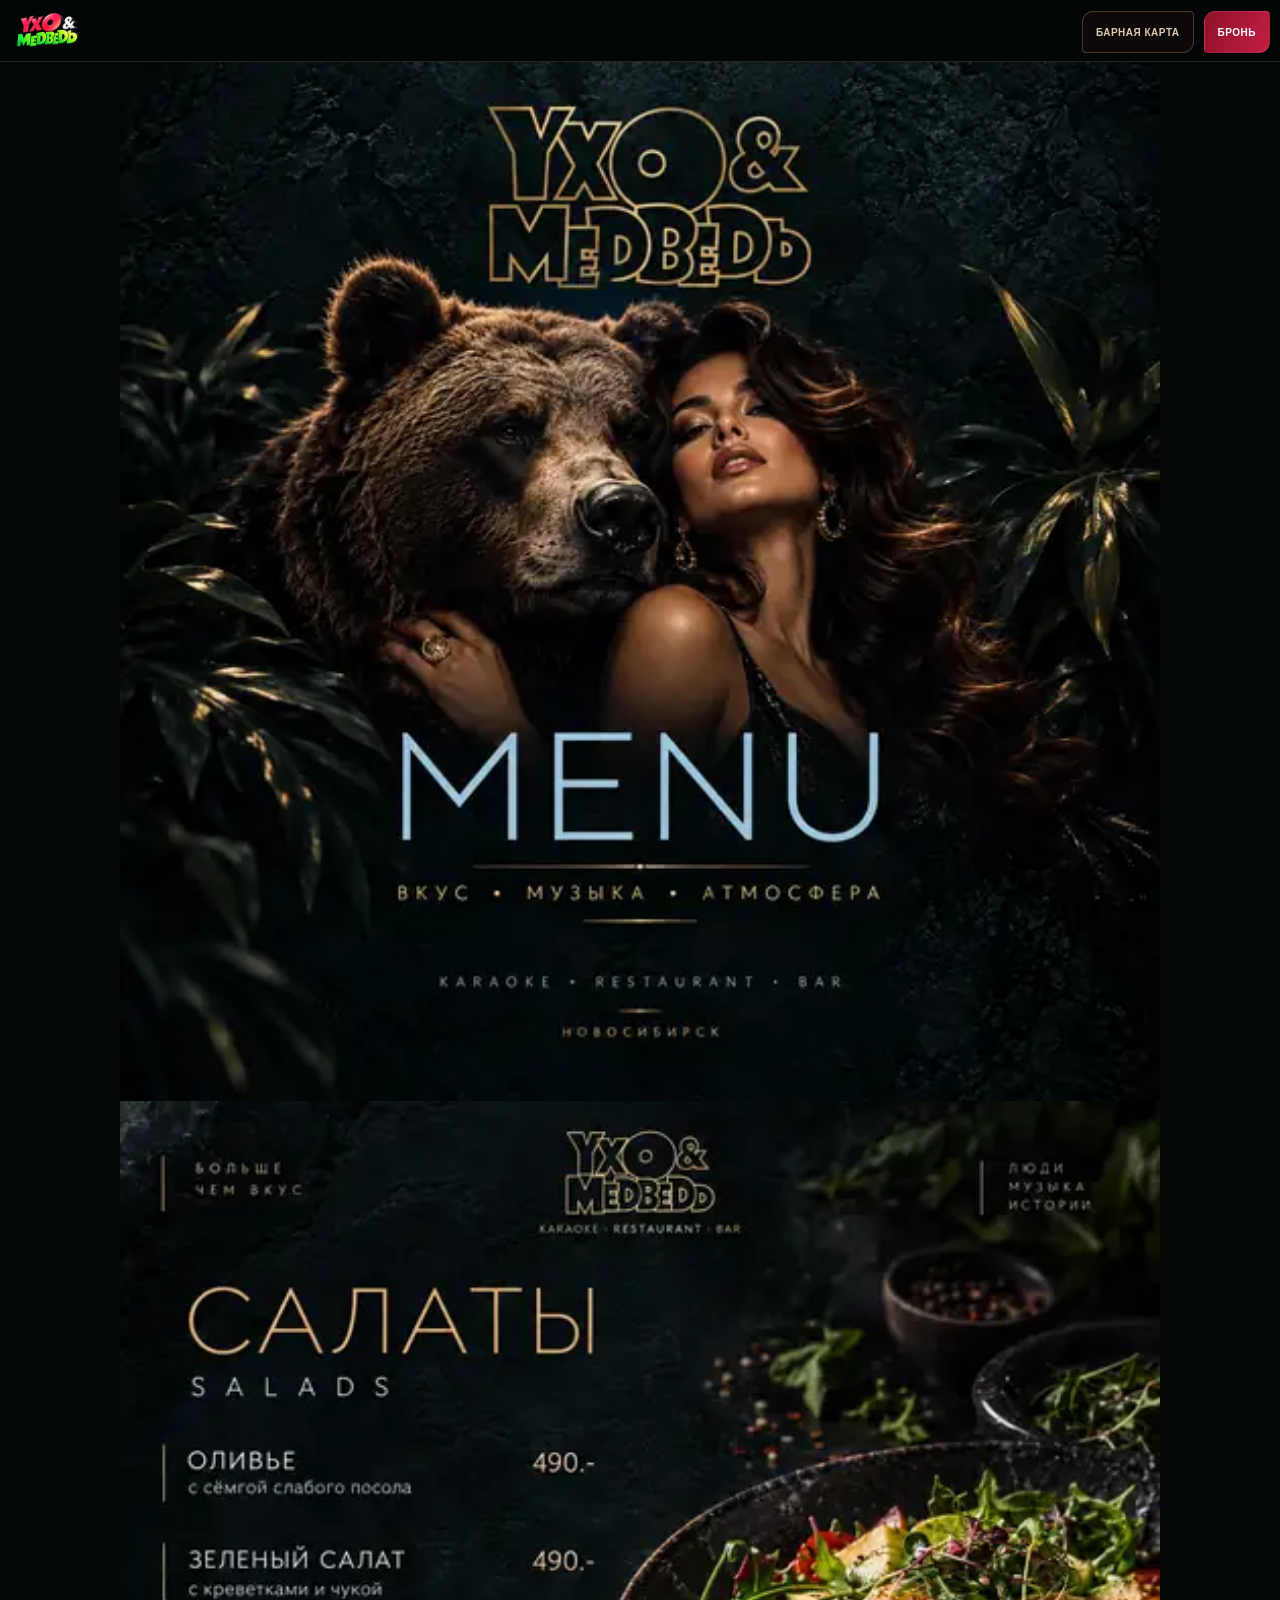
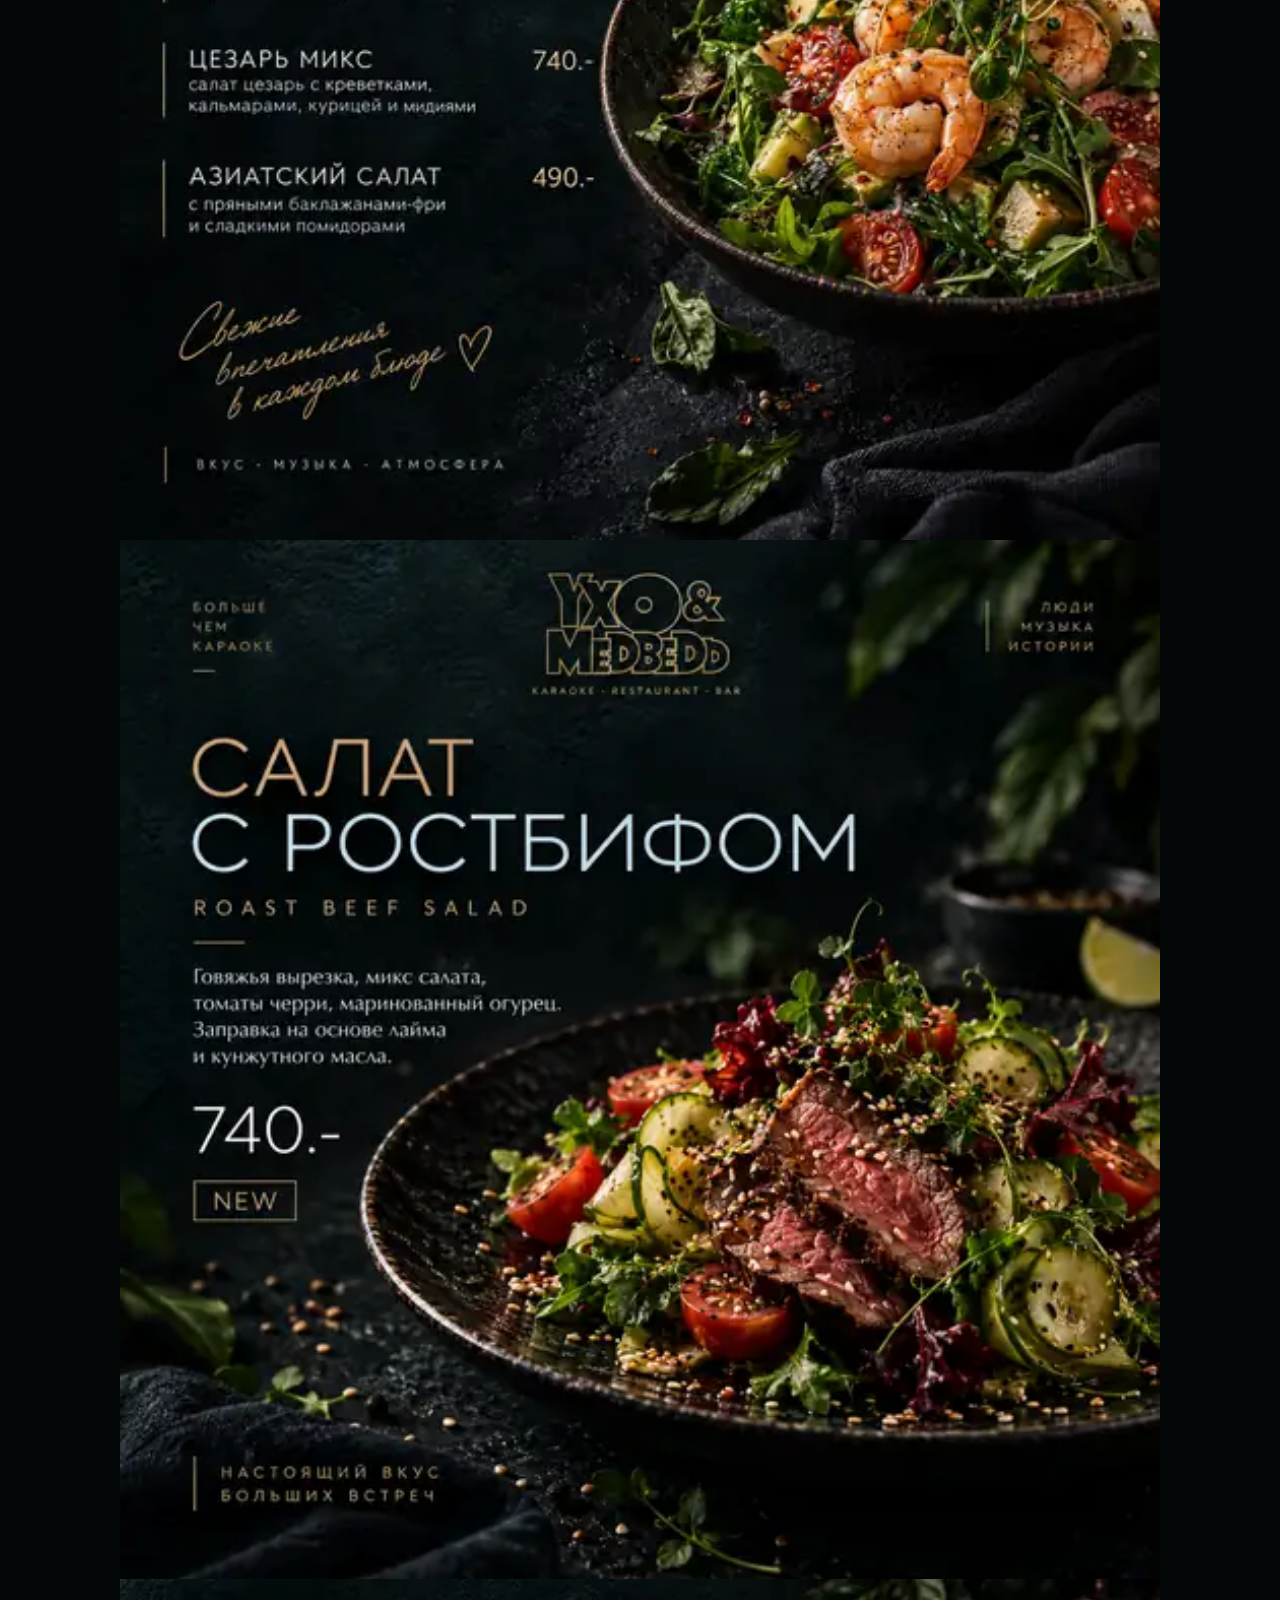
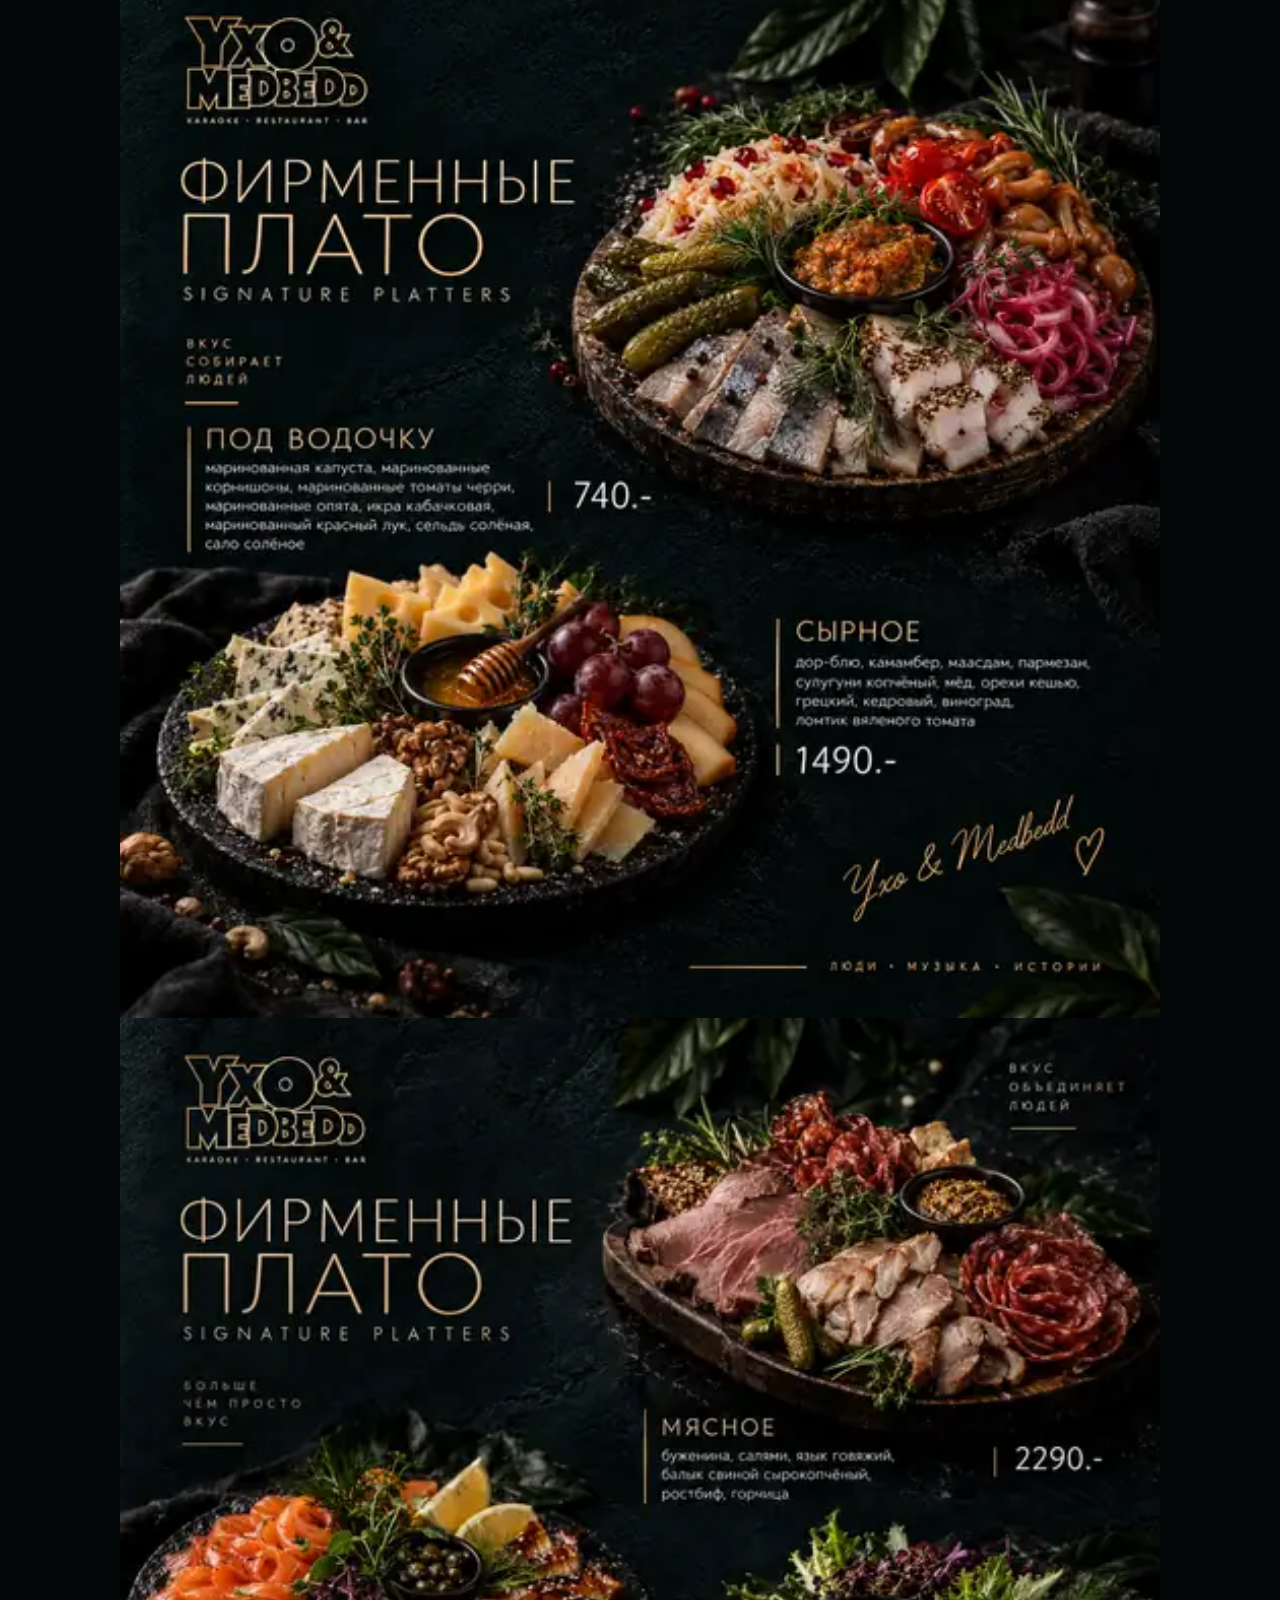
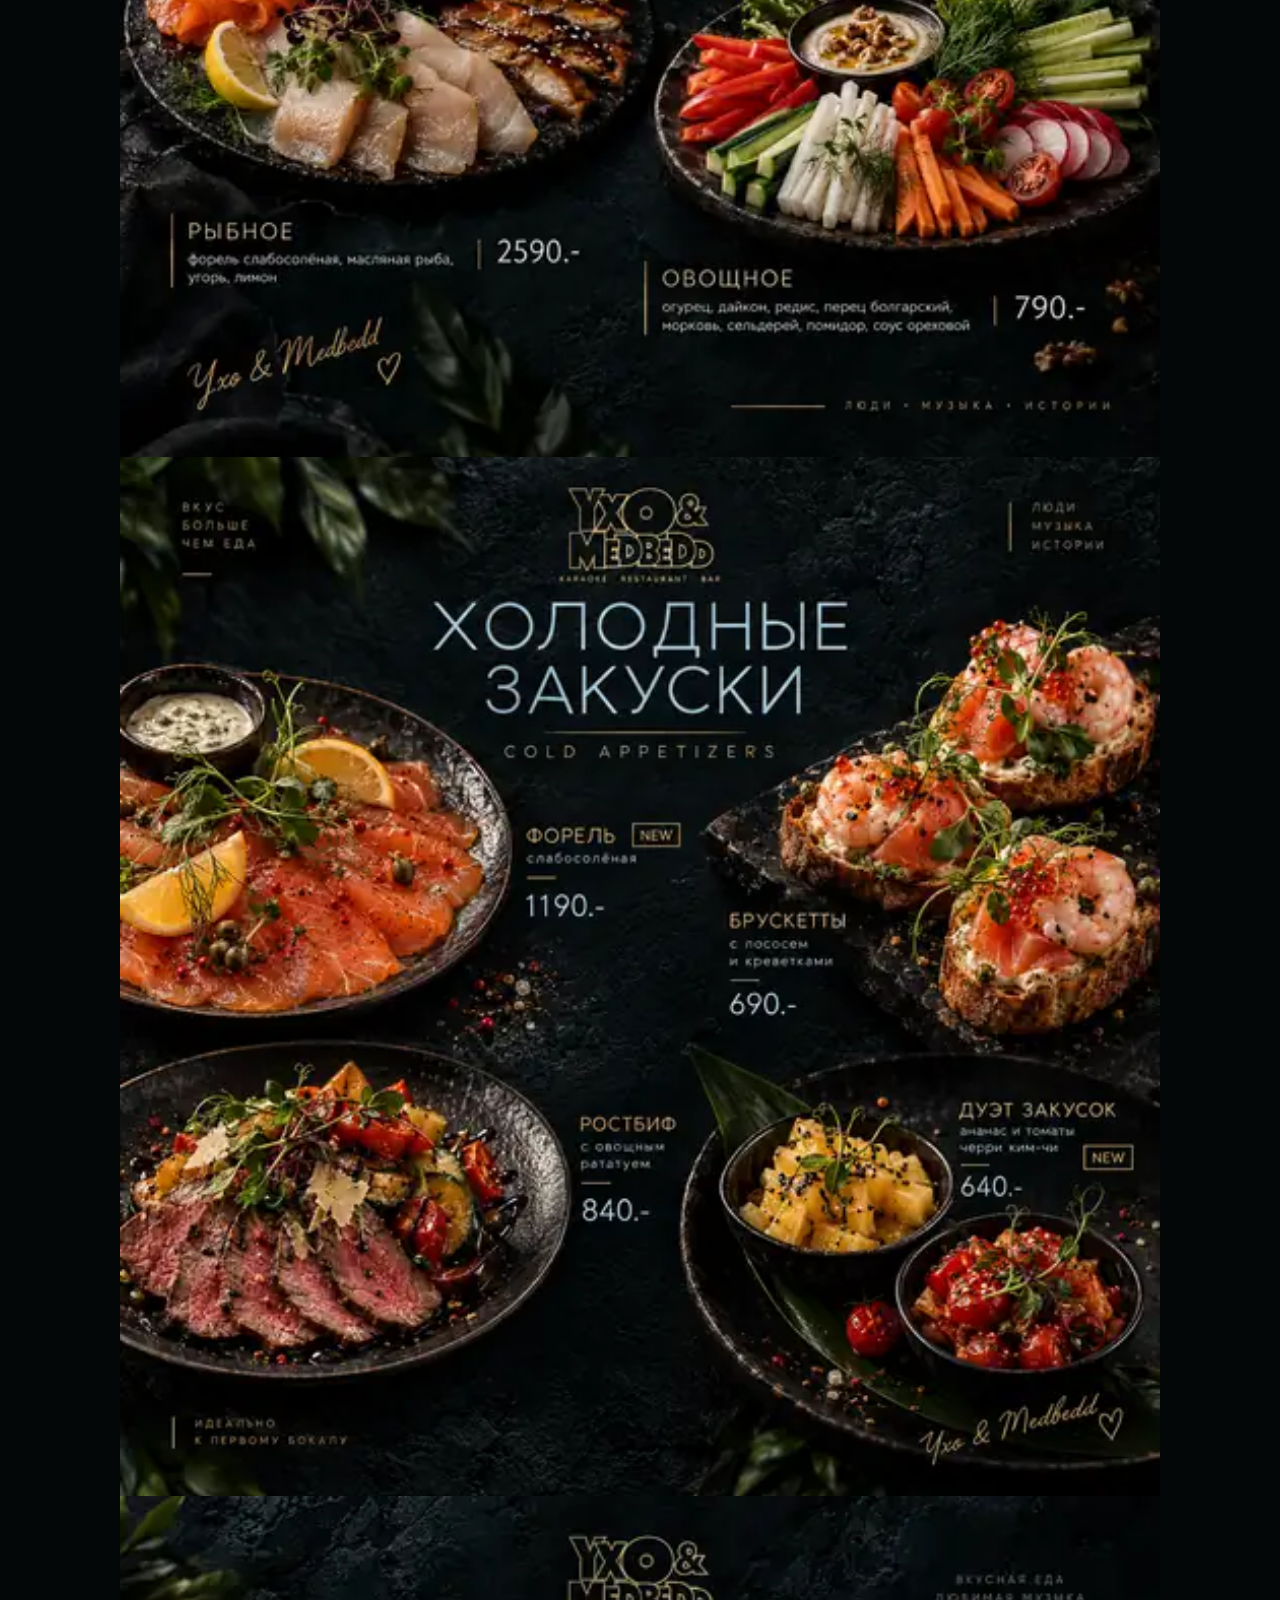
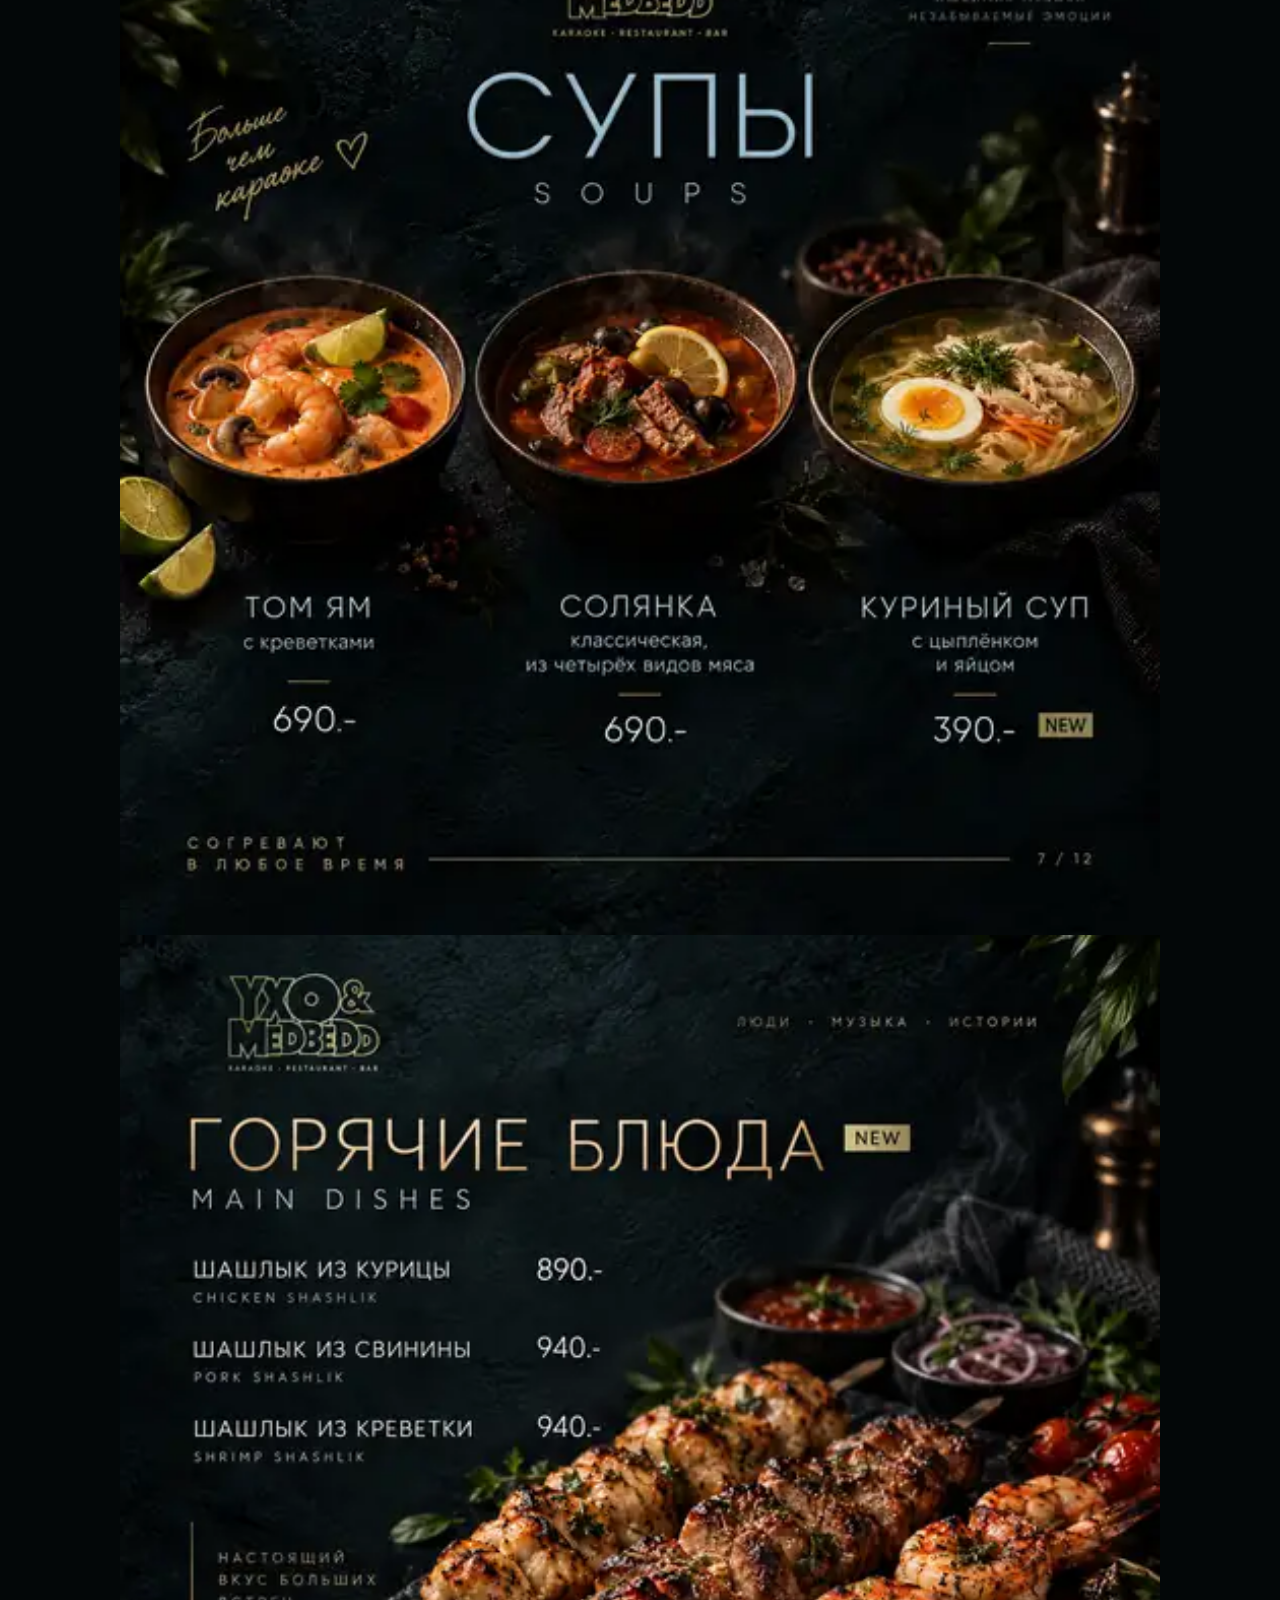
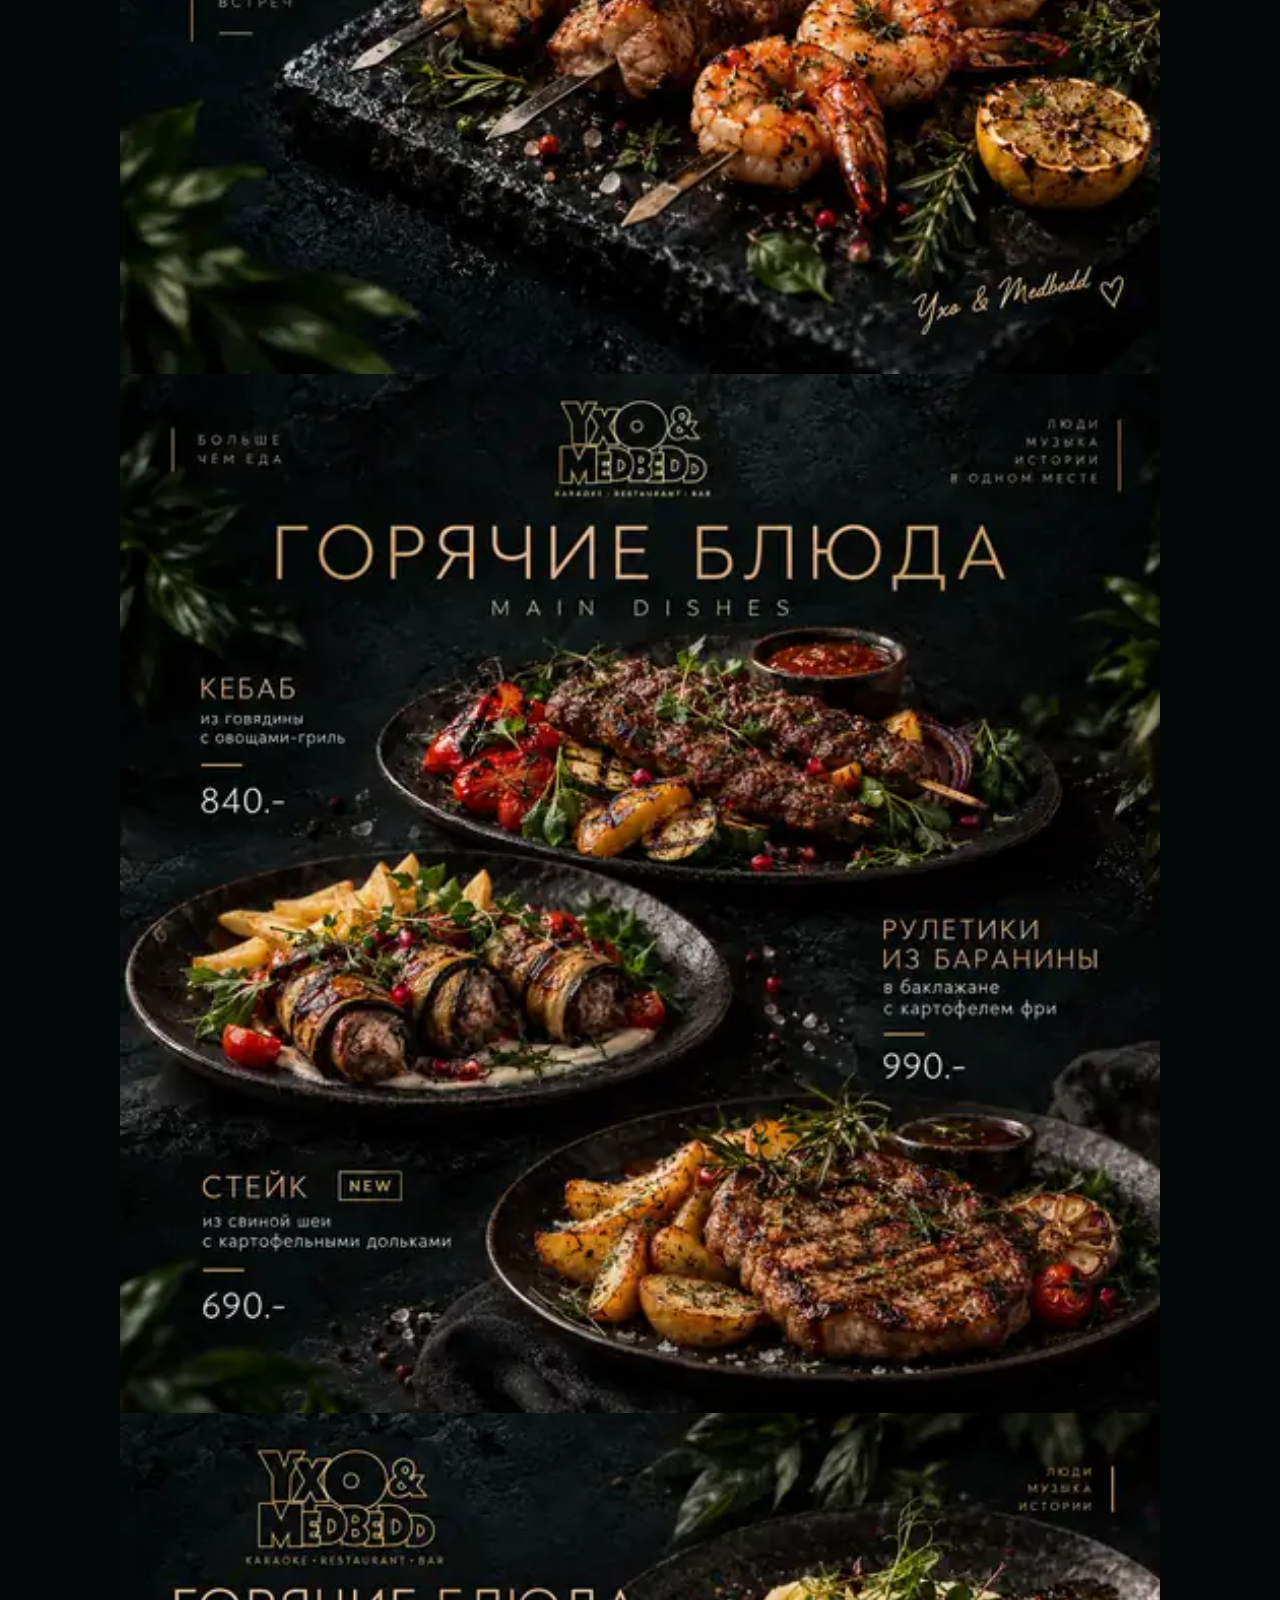
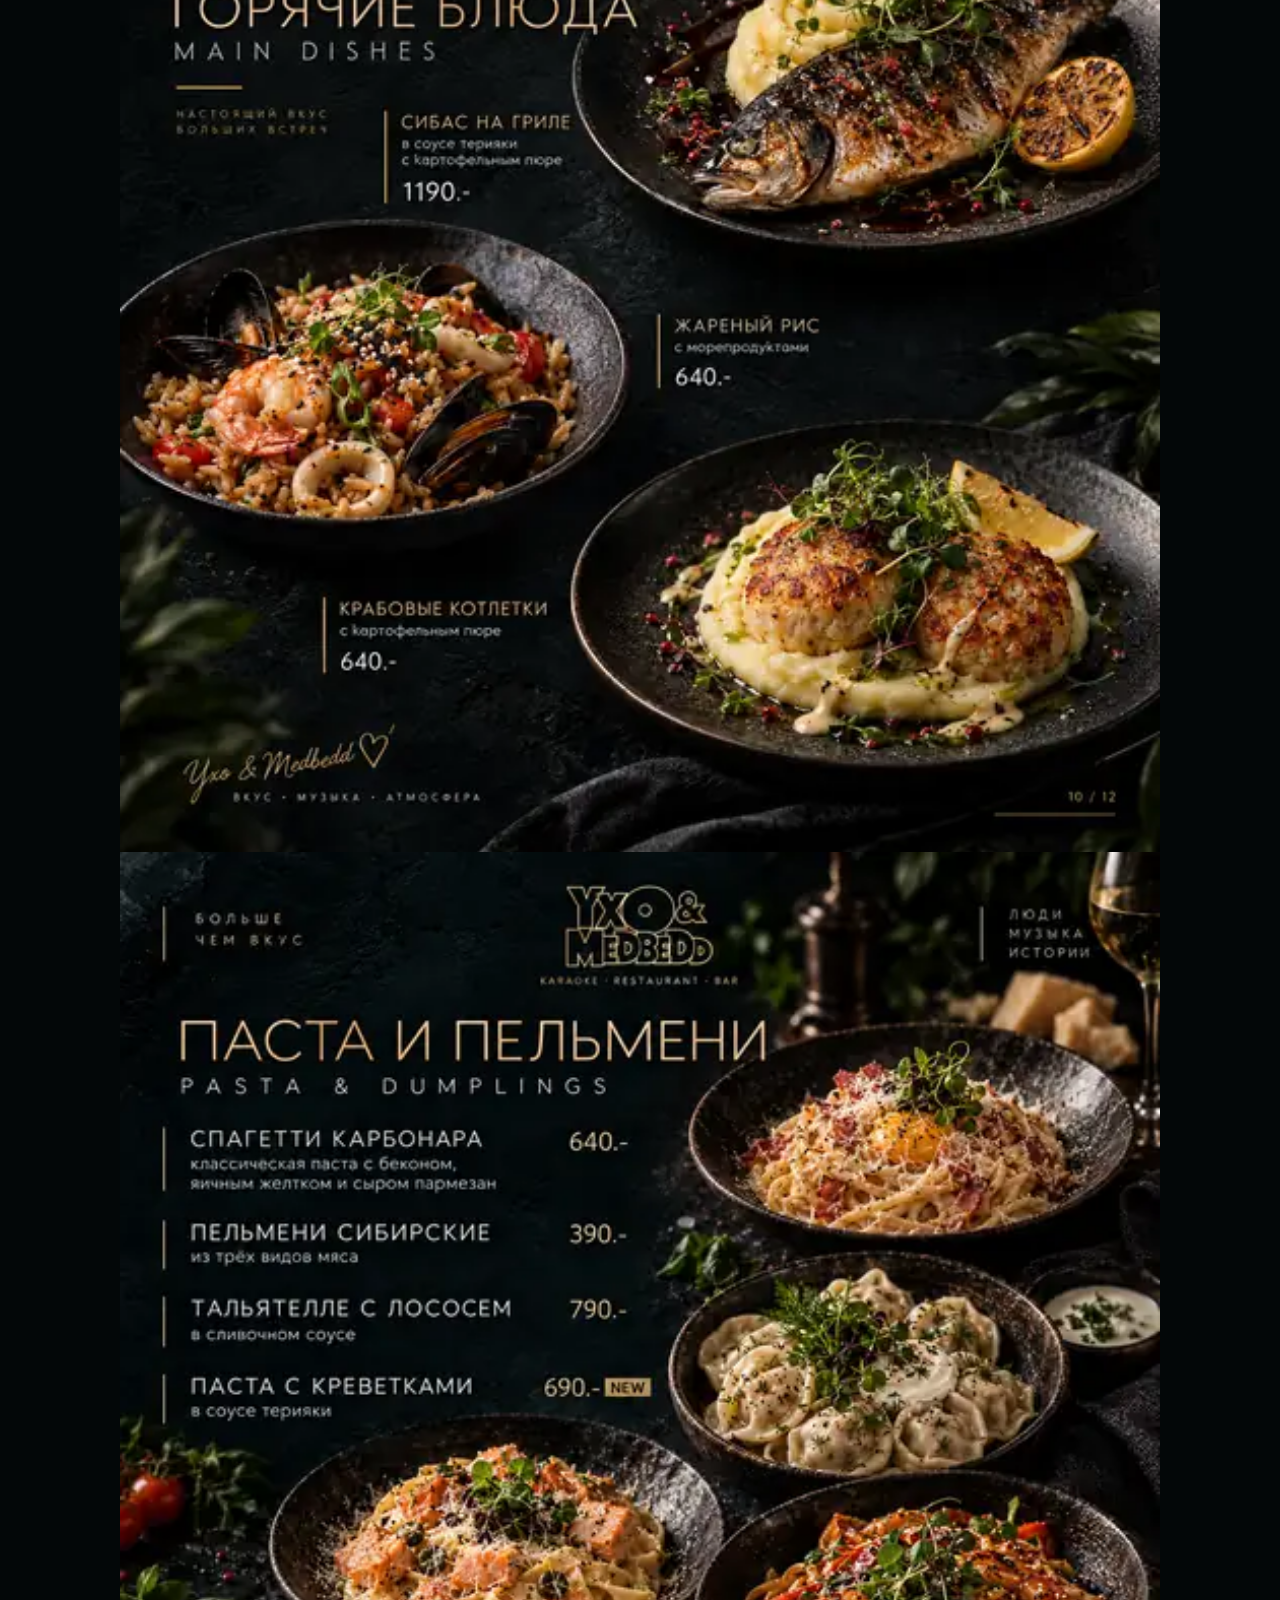
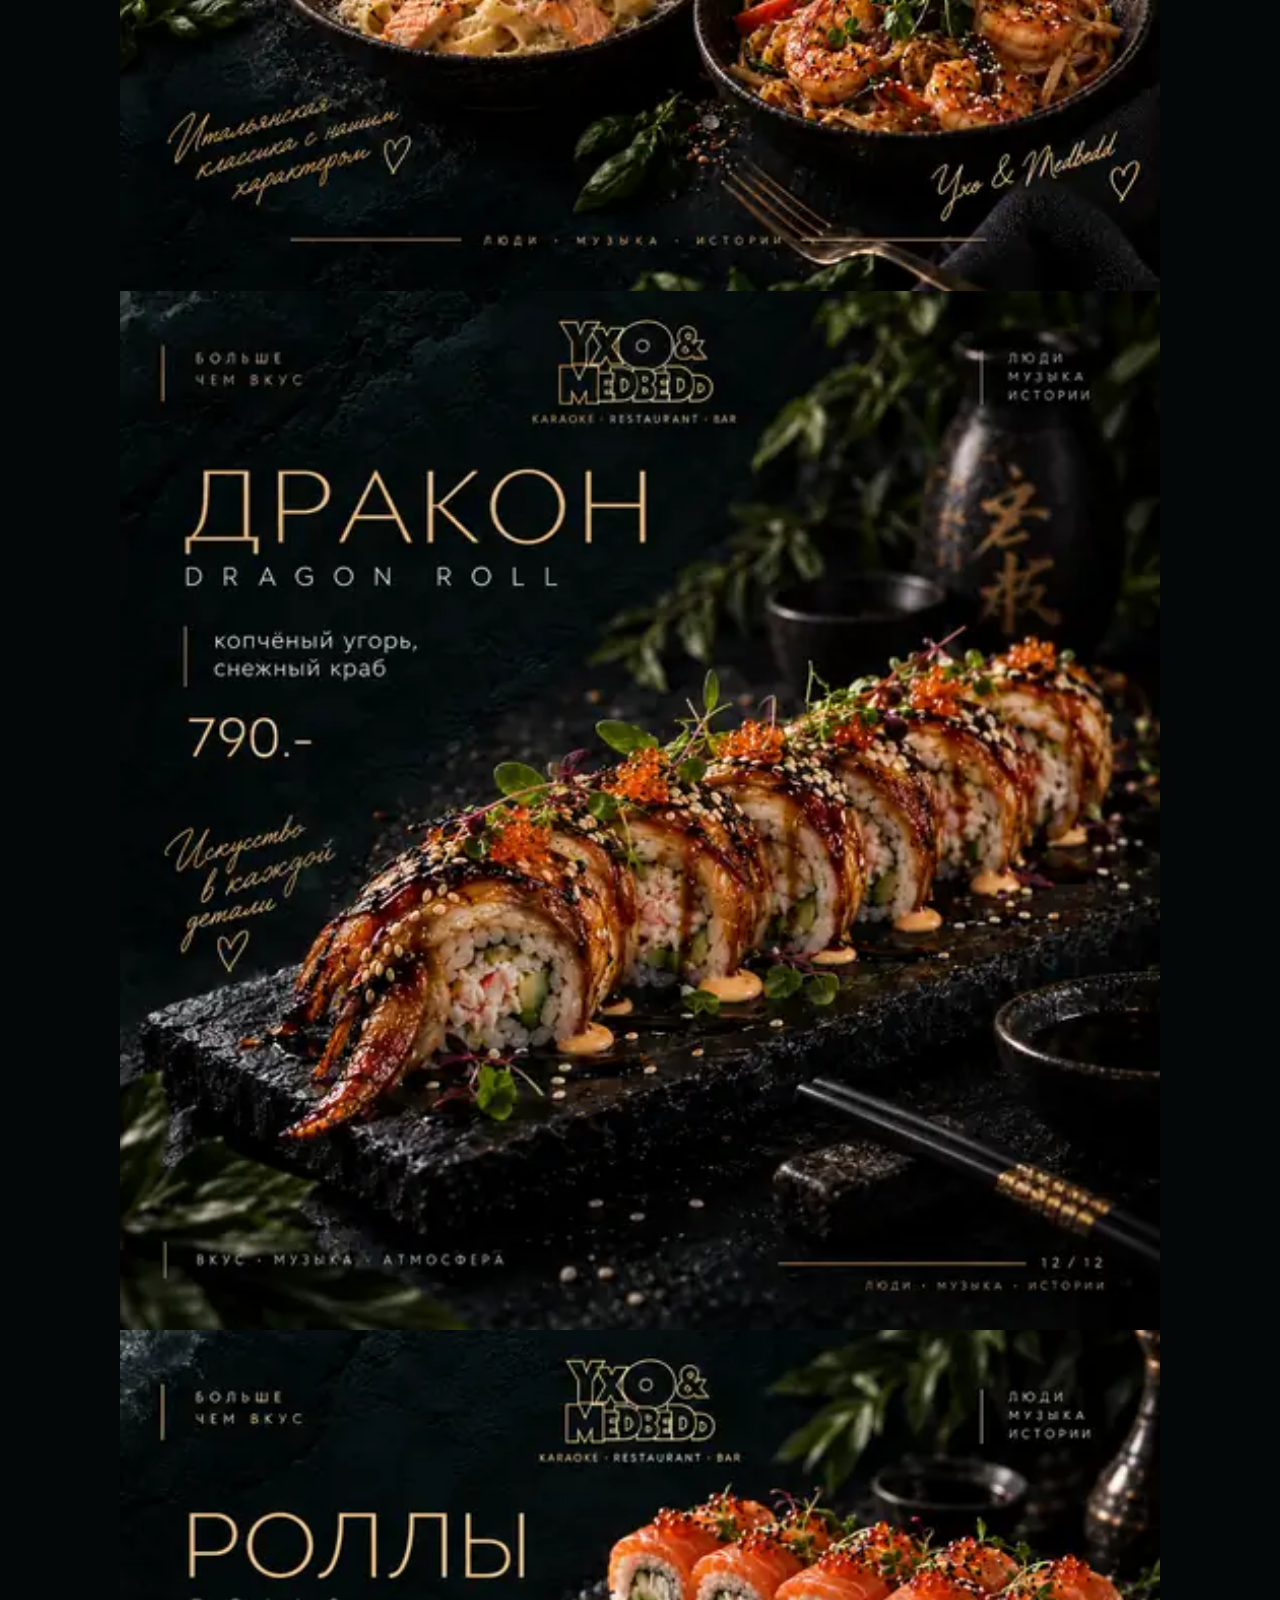
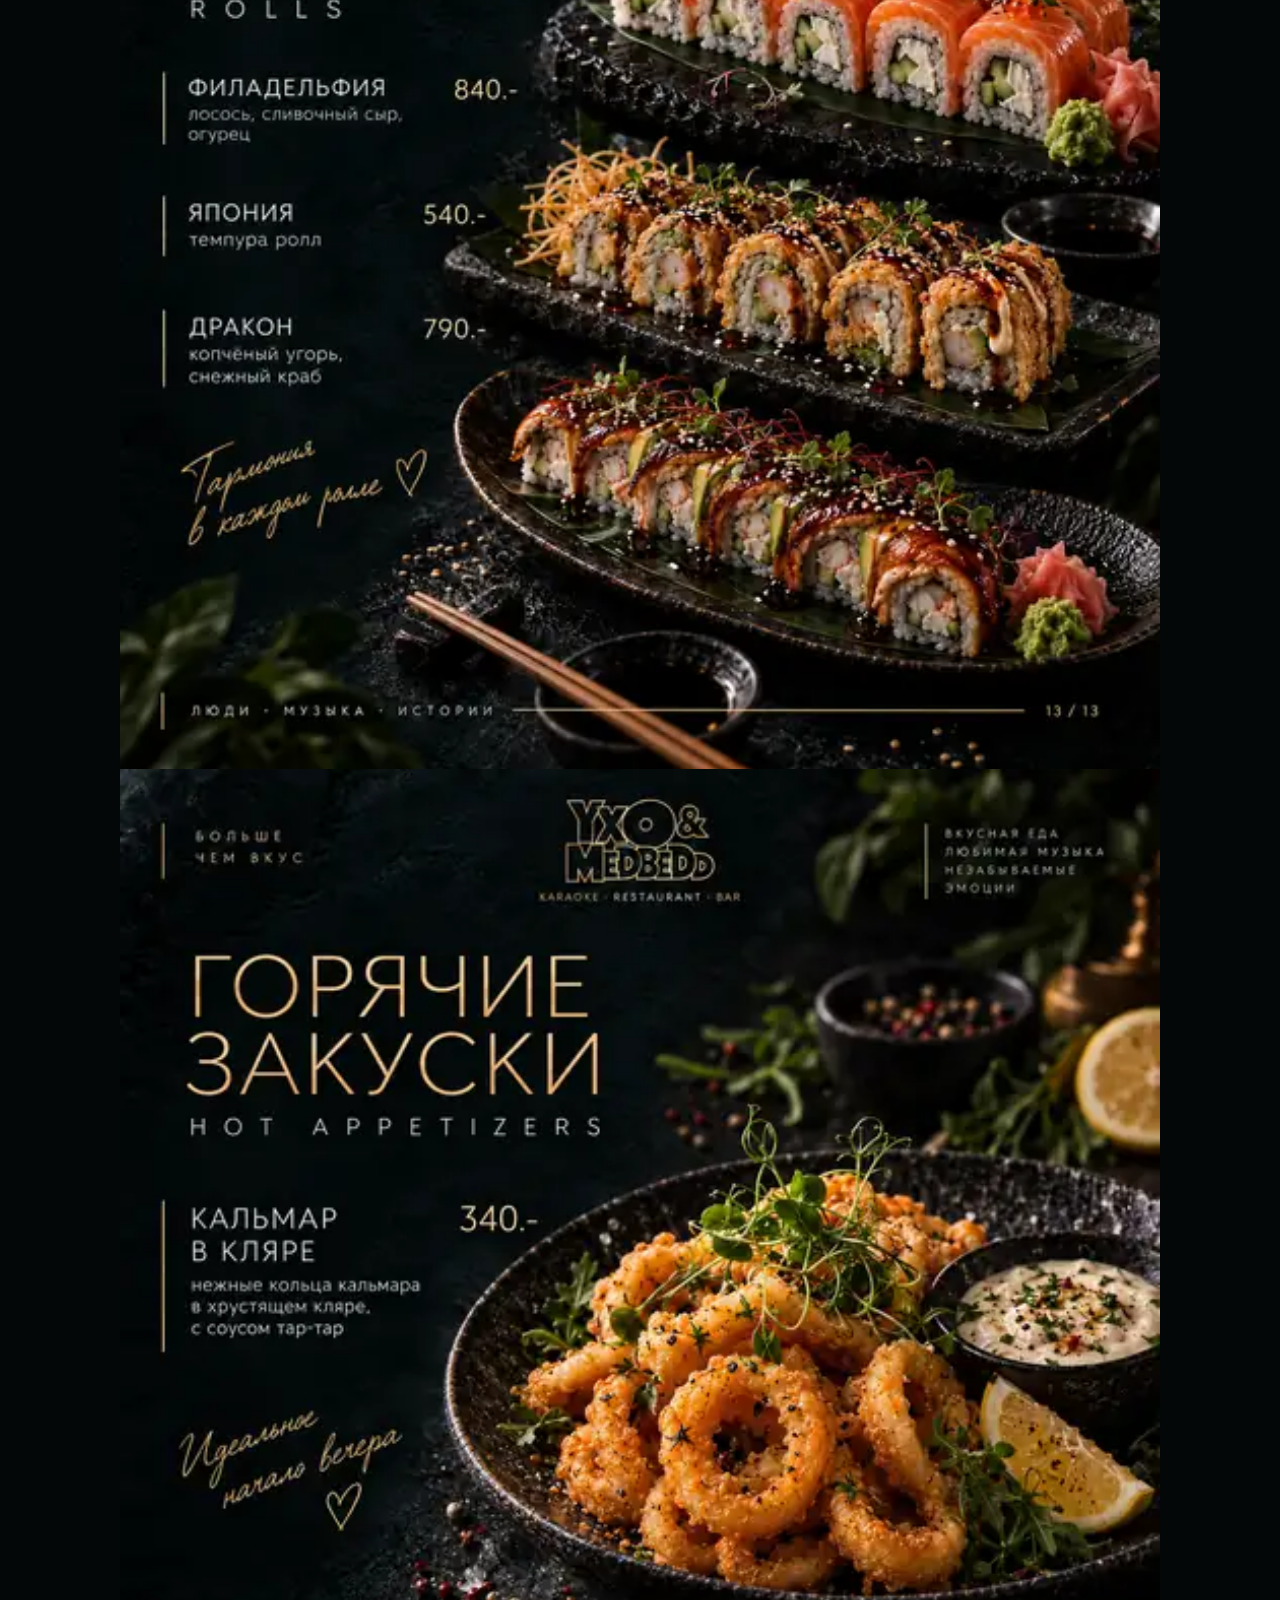
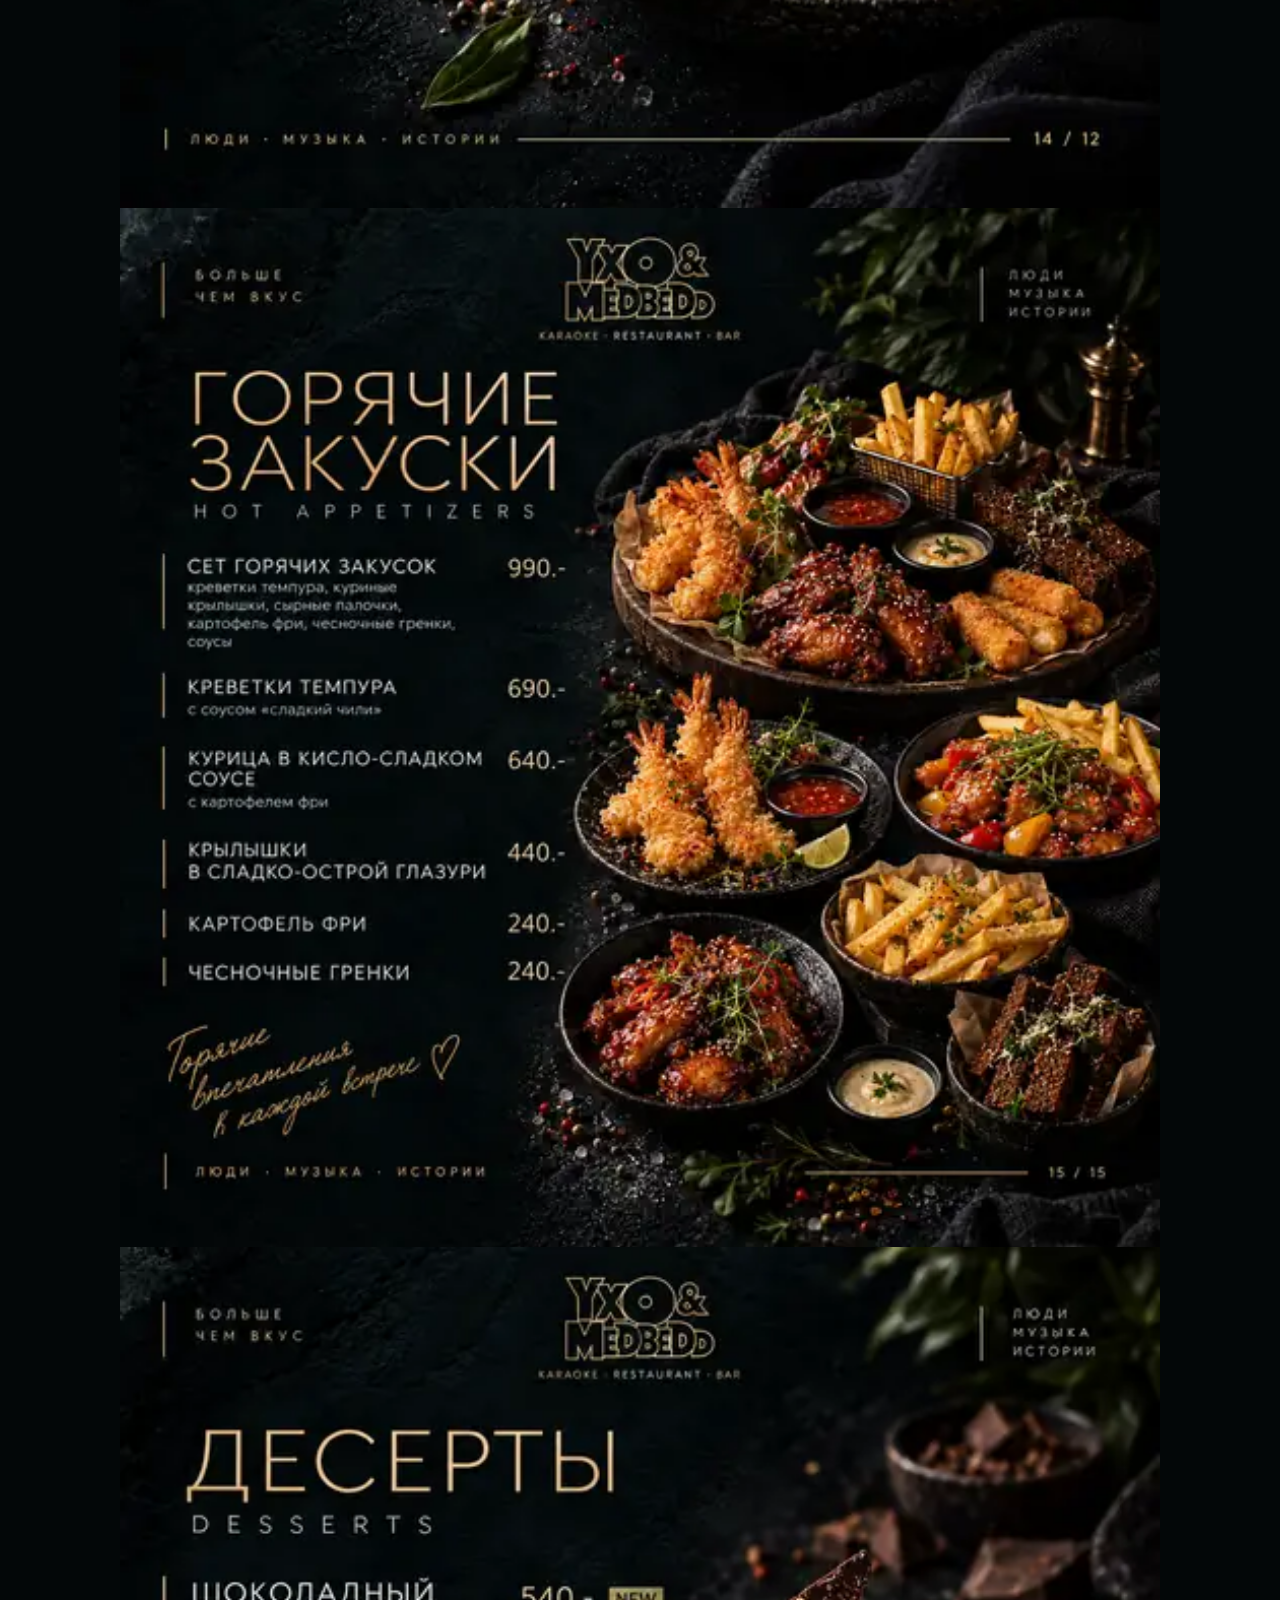
<file: food.html>
<!doctype html>
<html lang="ru">
<head>
  <meta charset="utf-8">
  <meta name="viewport" content="width=device-width,initial-scale=1,viewport-fit=cover">
  <meta name="theme-color" content="#030708">
  <title>Меню кухни — Ухо & Медведь</title>
  <style>
    *{box-sizing:border-box}
    html,body{margin:0;background:#030708;color:#f5eee6;font-family:Arial,sans-serif}
    body{padding-top:62px}
    .food-head{
      position:fixed;z-index:50;top:0;left:0;right:0;height:62px;
      display:grid;grid-template-columns:auto 1fr auto;align-items:center;gap:10px;
      padding:7px 10px;border-bottom:1px solid rgba(209,170,114,.18);
      background:rgba(3,7,8,.96);backdrop-filter:blur(12px);-webkit-backdrop-filter:blur(12px)
    }
    .food-head img{width:74px;height:46px;object-fit:contain}
    .food-head .bar-link,.food-head .book{
      min-height:42px;display:flex;align-items:center;justify-content:center;
      padding:0 13px;border-radius:11px 4px 11px 4px;text-decoration:none;
      font-size:10px;font-weight:700;letter-spacing:.05em;text-transform:uppercase
    }
    .bar-link{justify-self:end;color:#dfc9ae;border:1px solid rgba(209,170,114,.3);background:#0c0908}
    .book{color:#fff;border:1px solid rgba(255,255,255,.08);background:linear-gradient(115deg,#8e112b,#c31f43)}
    .pages{width:min(1040px,100%);margin:0 auto;line-height:0}
    .pages img{
      display:block;width:100%;height:auto;margin:0;padding:0;border:0;outline:0;background:#030708
    }
    .pages img+img{margin-top:-1px}
    @media(max-width:520px){
      .food-head{grid-template-columns:auto 1fr auto;height:58px;padding:6px 7px}
      body{padding-top:58px}
      .food-head img{width:66px;height:42px}
      .food-head .bar-link,.food-head .book{min-height:40px;padding:0 10px;font-size:9px}
    }
    @media(max-width:380px){
      .food-head .bar-link{display:none}
    }
  </style>
</head>
<body>
  <header class="food-head">
    <a href="index.html" aria-label="На главную"><img src="assets/logo-glossy.png" alt="Ухо & Медведь"></a>
    <a class="bar-link" href="catalog.html?tab=bar&v=37">Барная карта</a>
    <a class="book" href="https://wa.me/79139168901?text=%D0%A5%D0%BE%D1%87%D1%83%20%D0%B7%D0%B0%D0%B1%D1%80%D0%BE%D0%BD%D0%B8%D1%80%D0%BE%D0%B2%D0%B0%D1%82%D1%8C%20%D1%81%D1%82%D0%BE%D0%BB" target="_blank" rel="noopener">Бронь</a>
  </header>
  <main class="pages" aria-label="Меню кухни">
    <img src="assets/menu-book/pages/menu-01.webp?v=37" alt="Страница меню 1" loading="eager" decoding="async" fetchpriority="high">
    <img src="assets/menu-book/pages/menu-02.webp?v=37" alt="Страница меню 2" loading="eager" decoding="async">
    <img src="assets/menu-book/pages/menu-03.webp?v=37" alt="Страница меню 3" loading="eager" decoding="async">
    <img src="assets/menu-book/pages/menu-04.webp?v=37" alt="Страница меню 4" loading="lazy" decoding="async">
    <img src="assets/menu-book/pages/menu-05.webp?v=37" alt="Страница меню 5" loading="lazy" decoding="async">
    <img src="assets/menu-book/pages/menu-06.webp?v=37" alt="Страница меню 6" loading="lazy" decoding="async">
    <img src="assets/menu-book/pages/menu-07.webp?v=37" alt="Страница меню 7" loading="lazy" decoding="async">
    <img src="assets/menu-book/pages/menu-08.webp?v=37" alt="Страница меню 8" loading="lazy" decoding="async">
    <img src="assets/menu-book/pages/menu-09.webp?v=37" alt="Страница меню 9" loading="lazy" decoding="async">
    <img src="assets/menu-book/pages/menu-10.webp?v=37" alt="Страница меню 10" loading="lazy" decoding="async">
    <img src="assets/menu-book/pages/menu-11.webp?v=37" alt="Страница меню 11" loading="lazy" decoding="async">
    <img src="assets/menu-book/pages/menu-12.webp?v=37" alt="Страница меню 12" loading="lazy" decoding="async">
    <img src="assets/menu-book/pages/menu-13.webp?v=37" alt="Страница меню 13" loading="lazy" decoding="async">
    <img src="assets/menu-book/pages/menu-14.webp?v=37" alt="Страница меню 14" loading="lazy" decoding="async">
    <img src="assets/menu-book/pages/menu-15.webp?v=37" alt="Страница меню 15" loading="lazy" decoding="async">
    <img src="assets/menu-book/pages/menu-16.webp?v=37" alt="Страница меню 16" loading="lazy" decoding="async">
    <img src="assets/menu-book/pages/menu-17.webp?v=37" alt="Страница меню 17" loading="lazy" decoding="async">
    <img src="assets/menu-book/pages/menu-18.webp?v=37" alt="Страница меню 18" loading="lazy" decoding="async">
  </main>
</body>
</html>
</file>
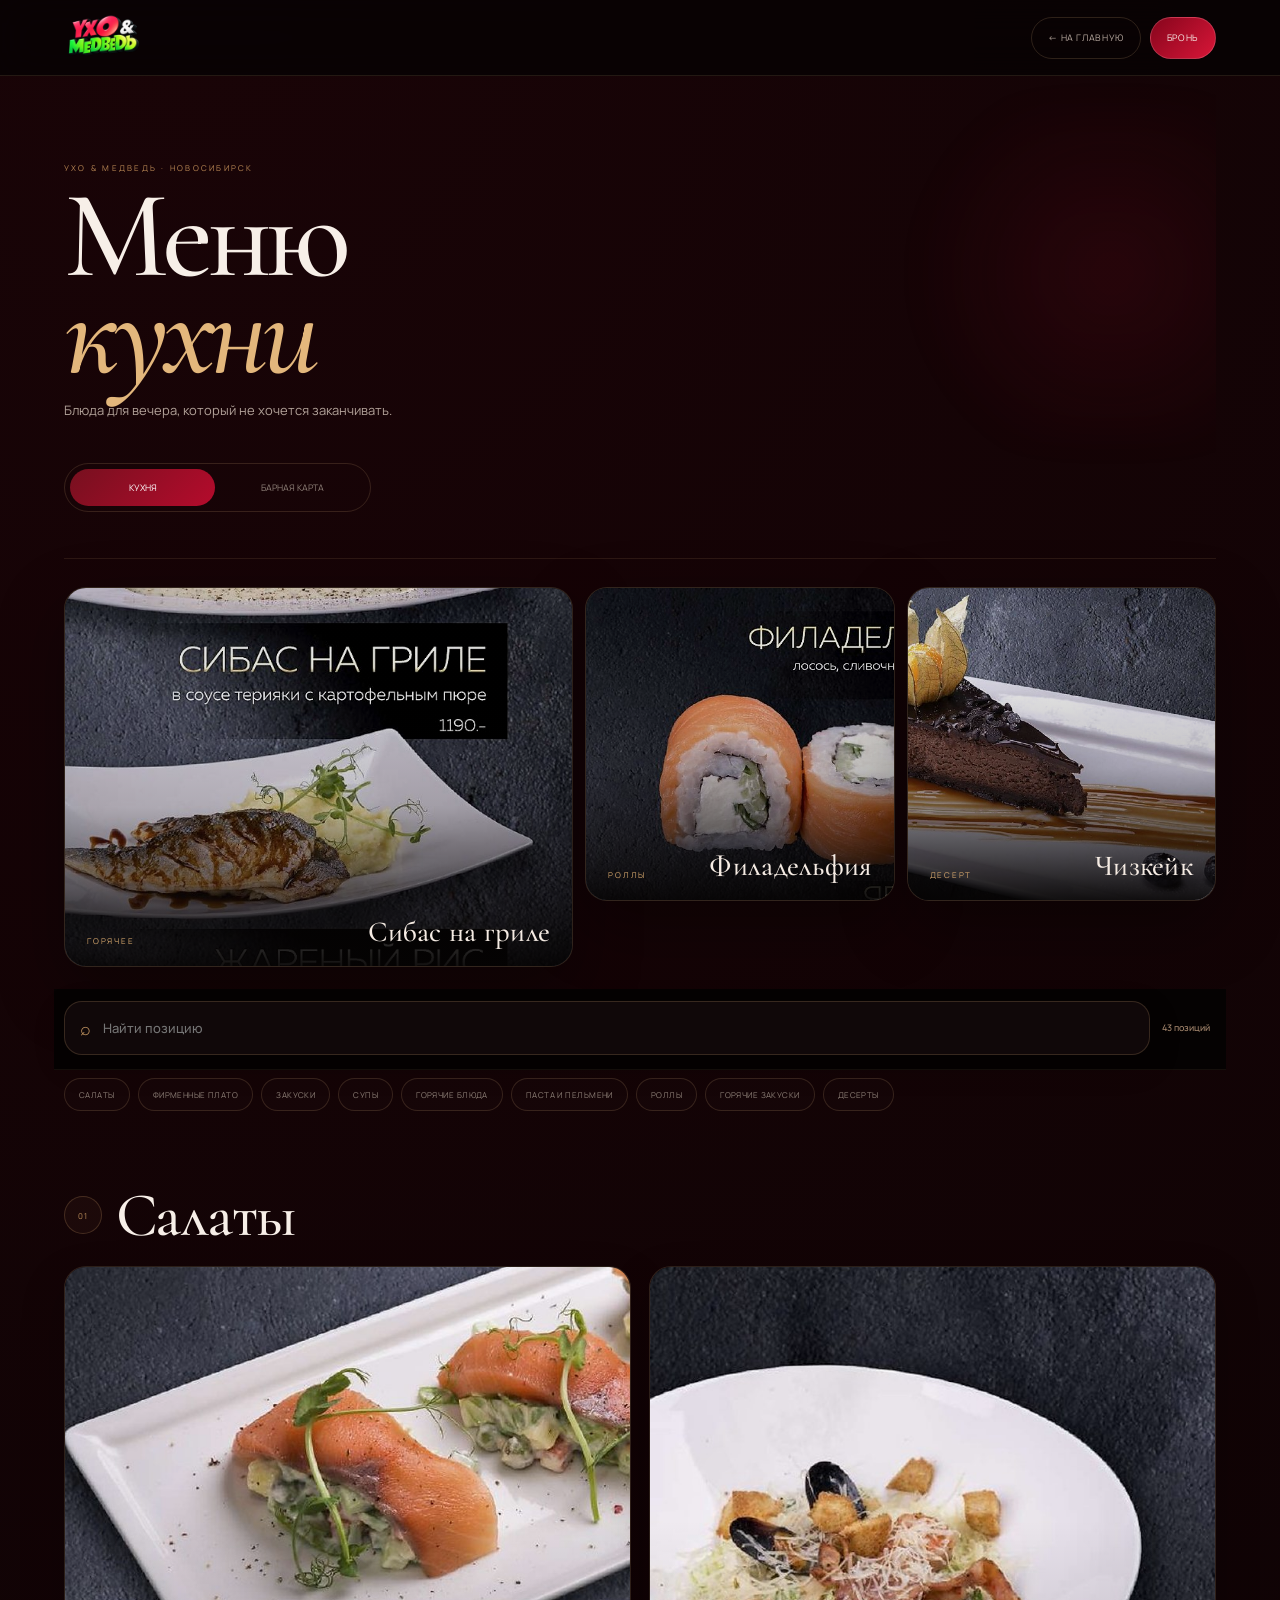
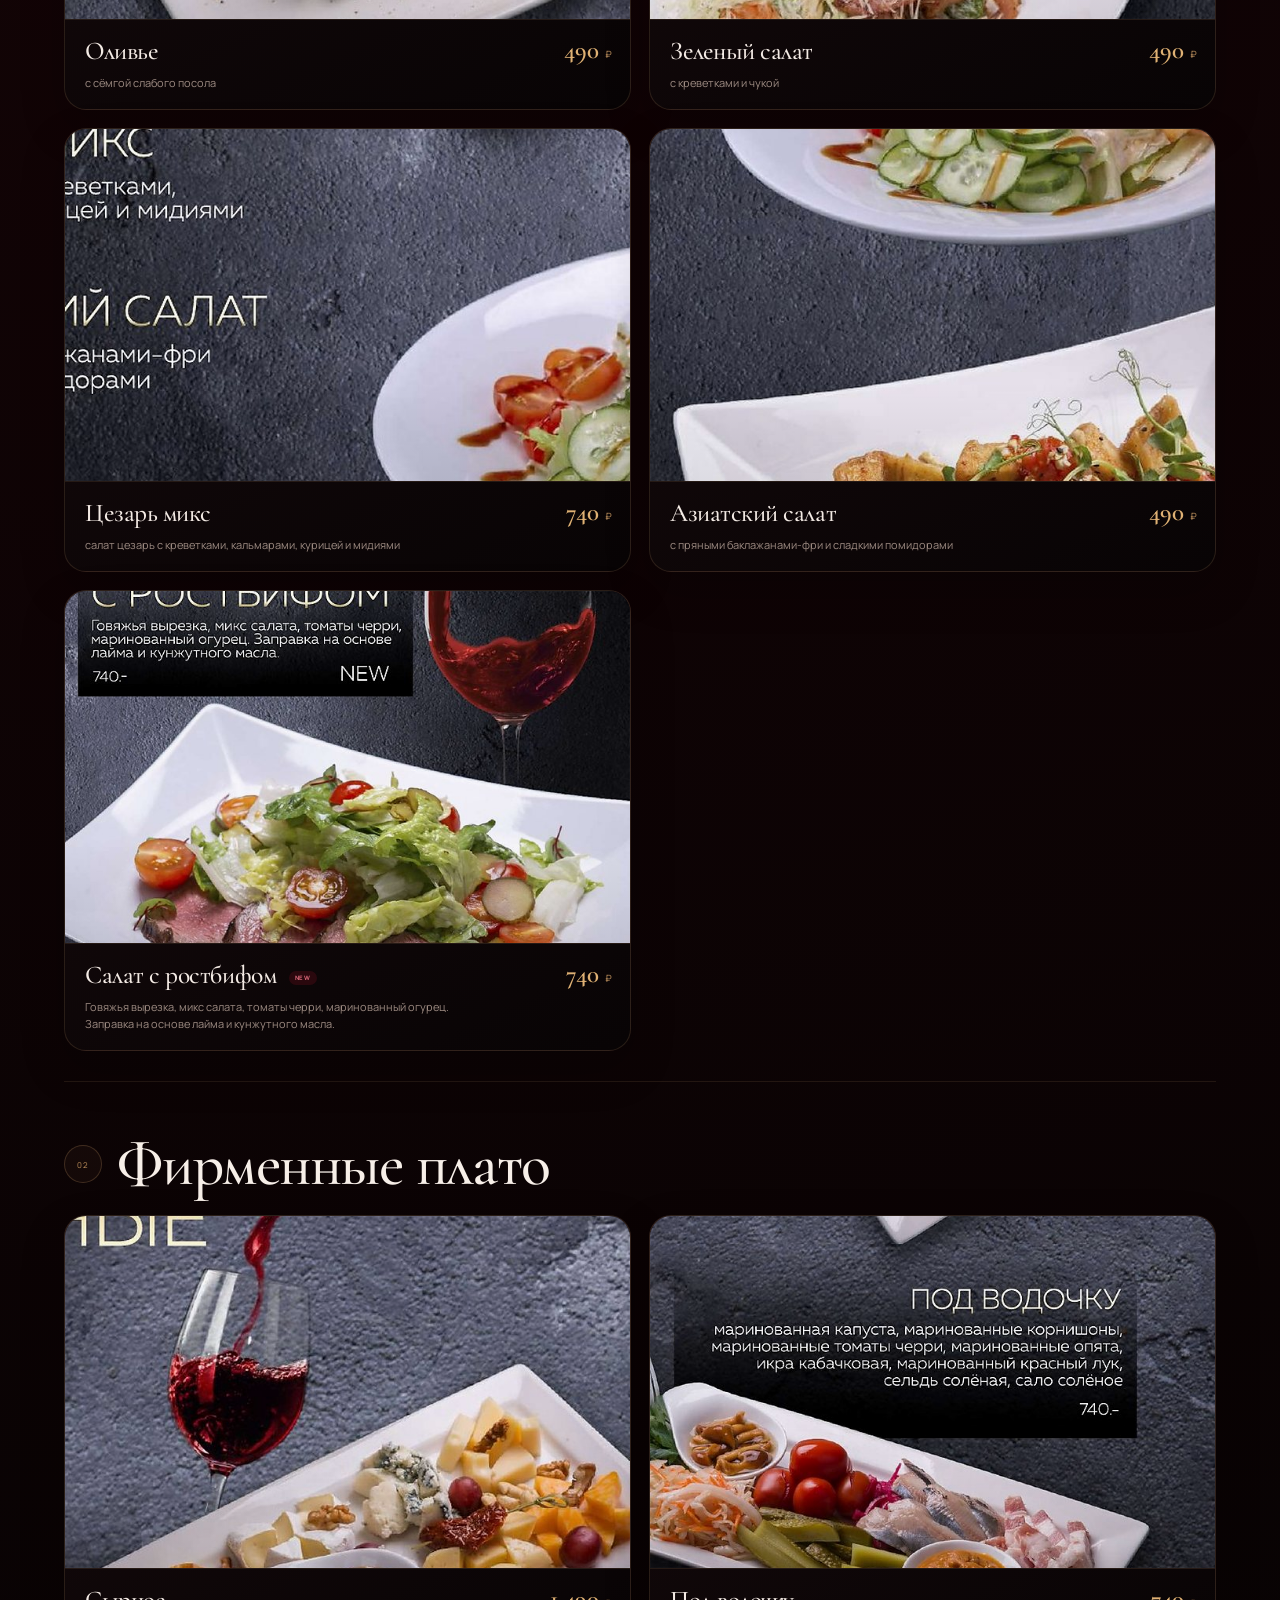
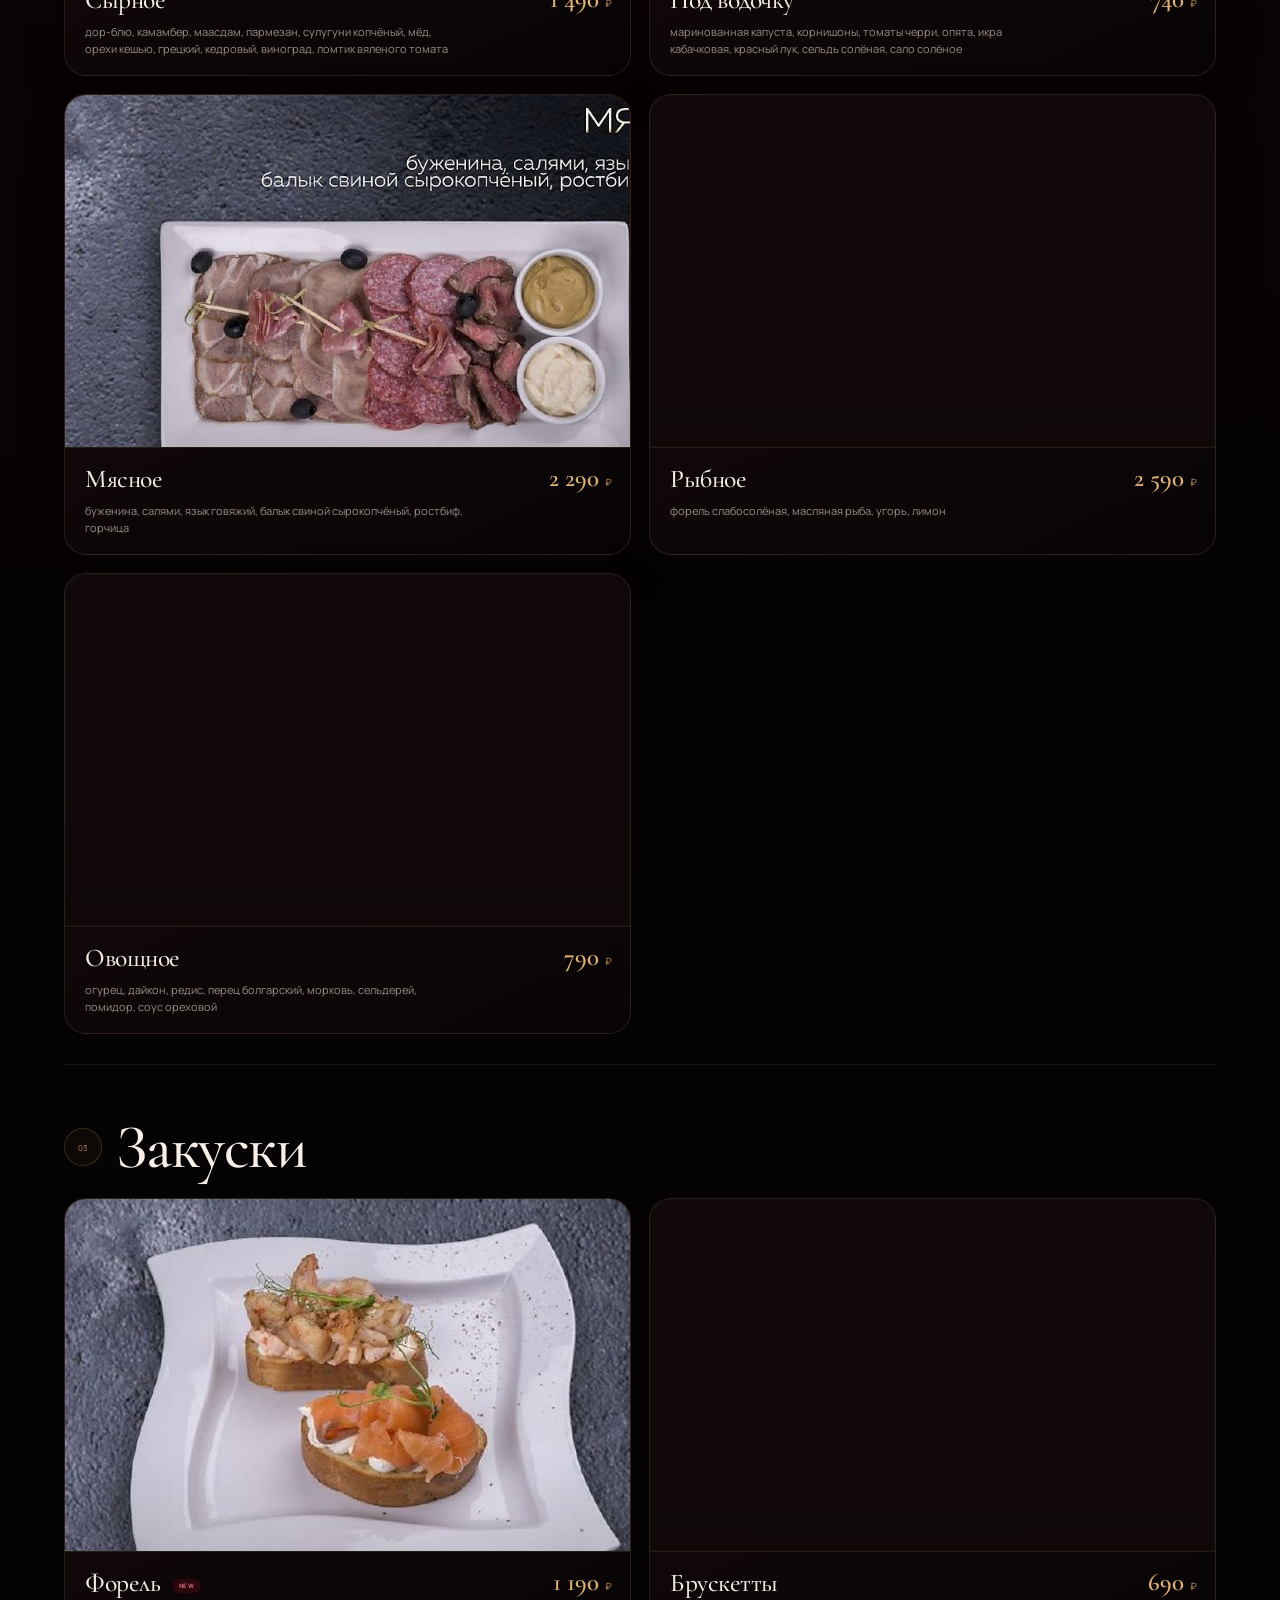
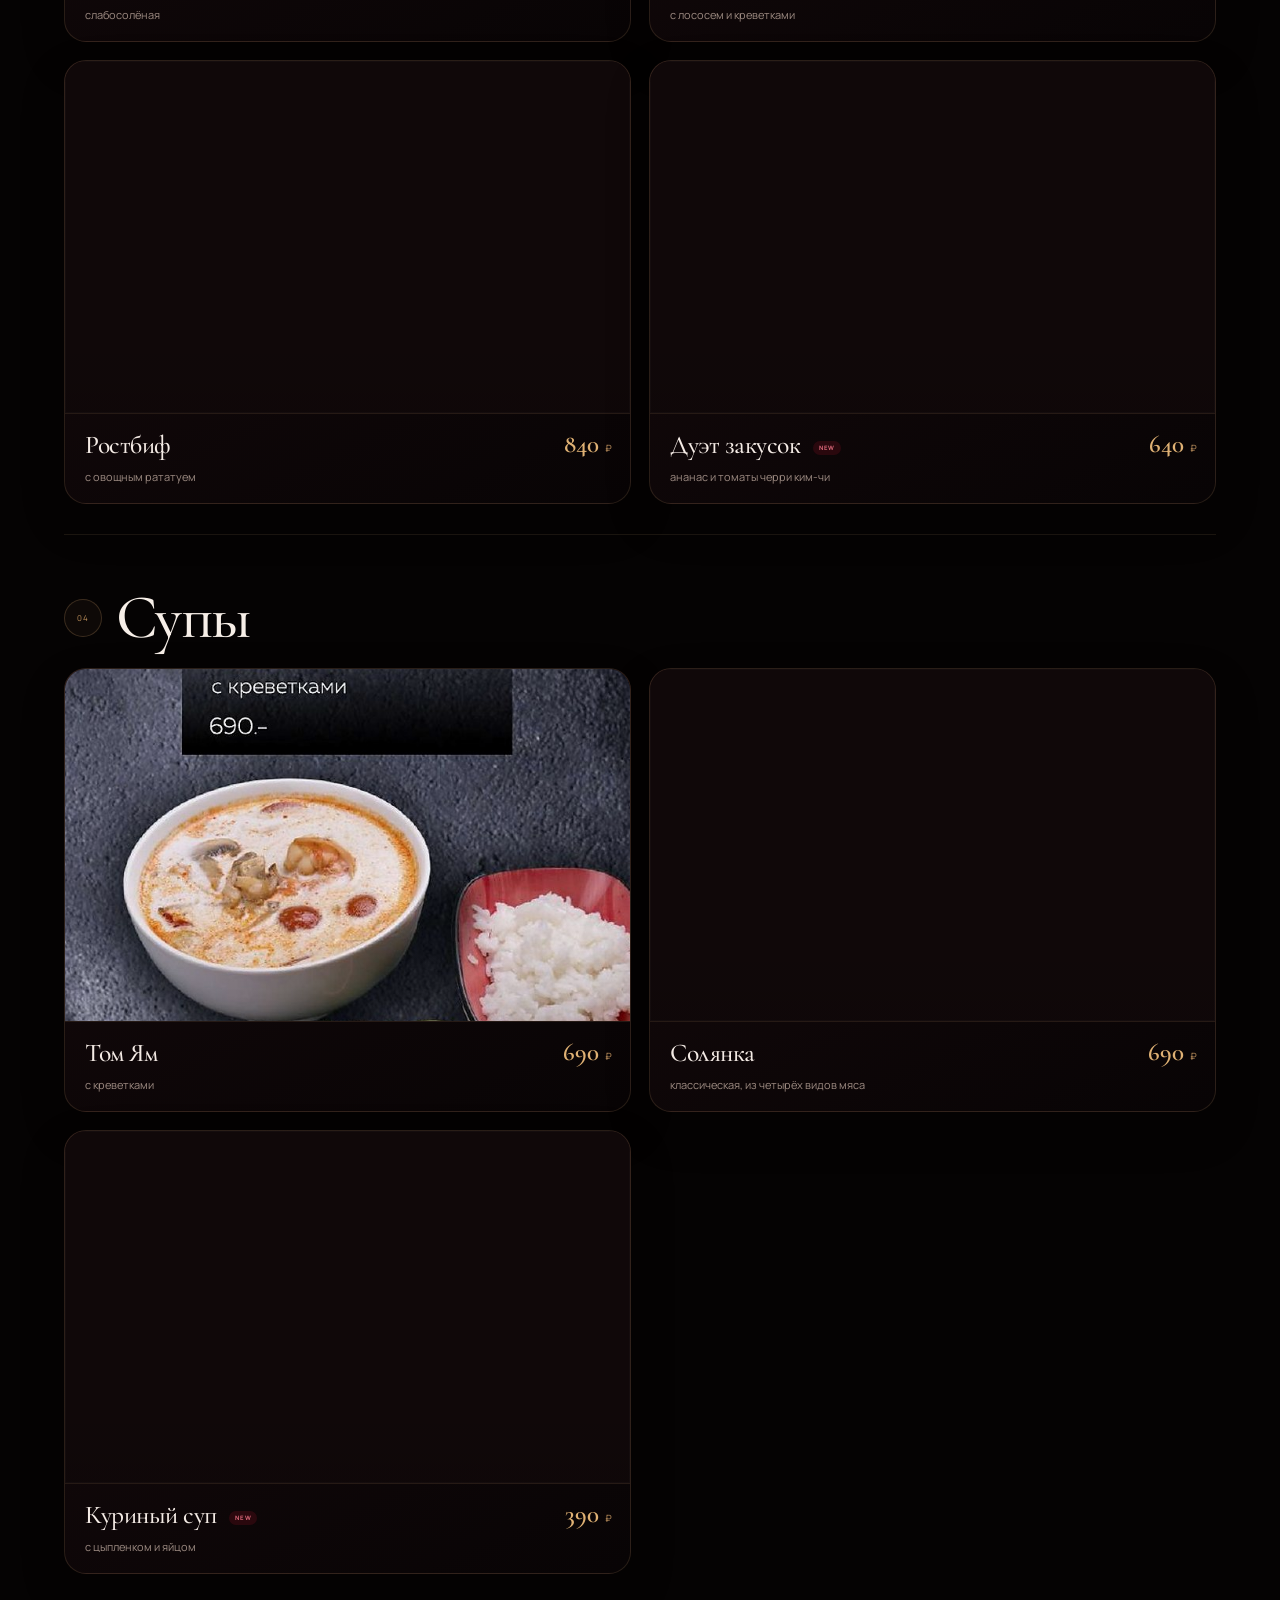
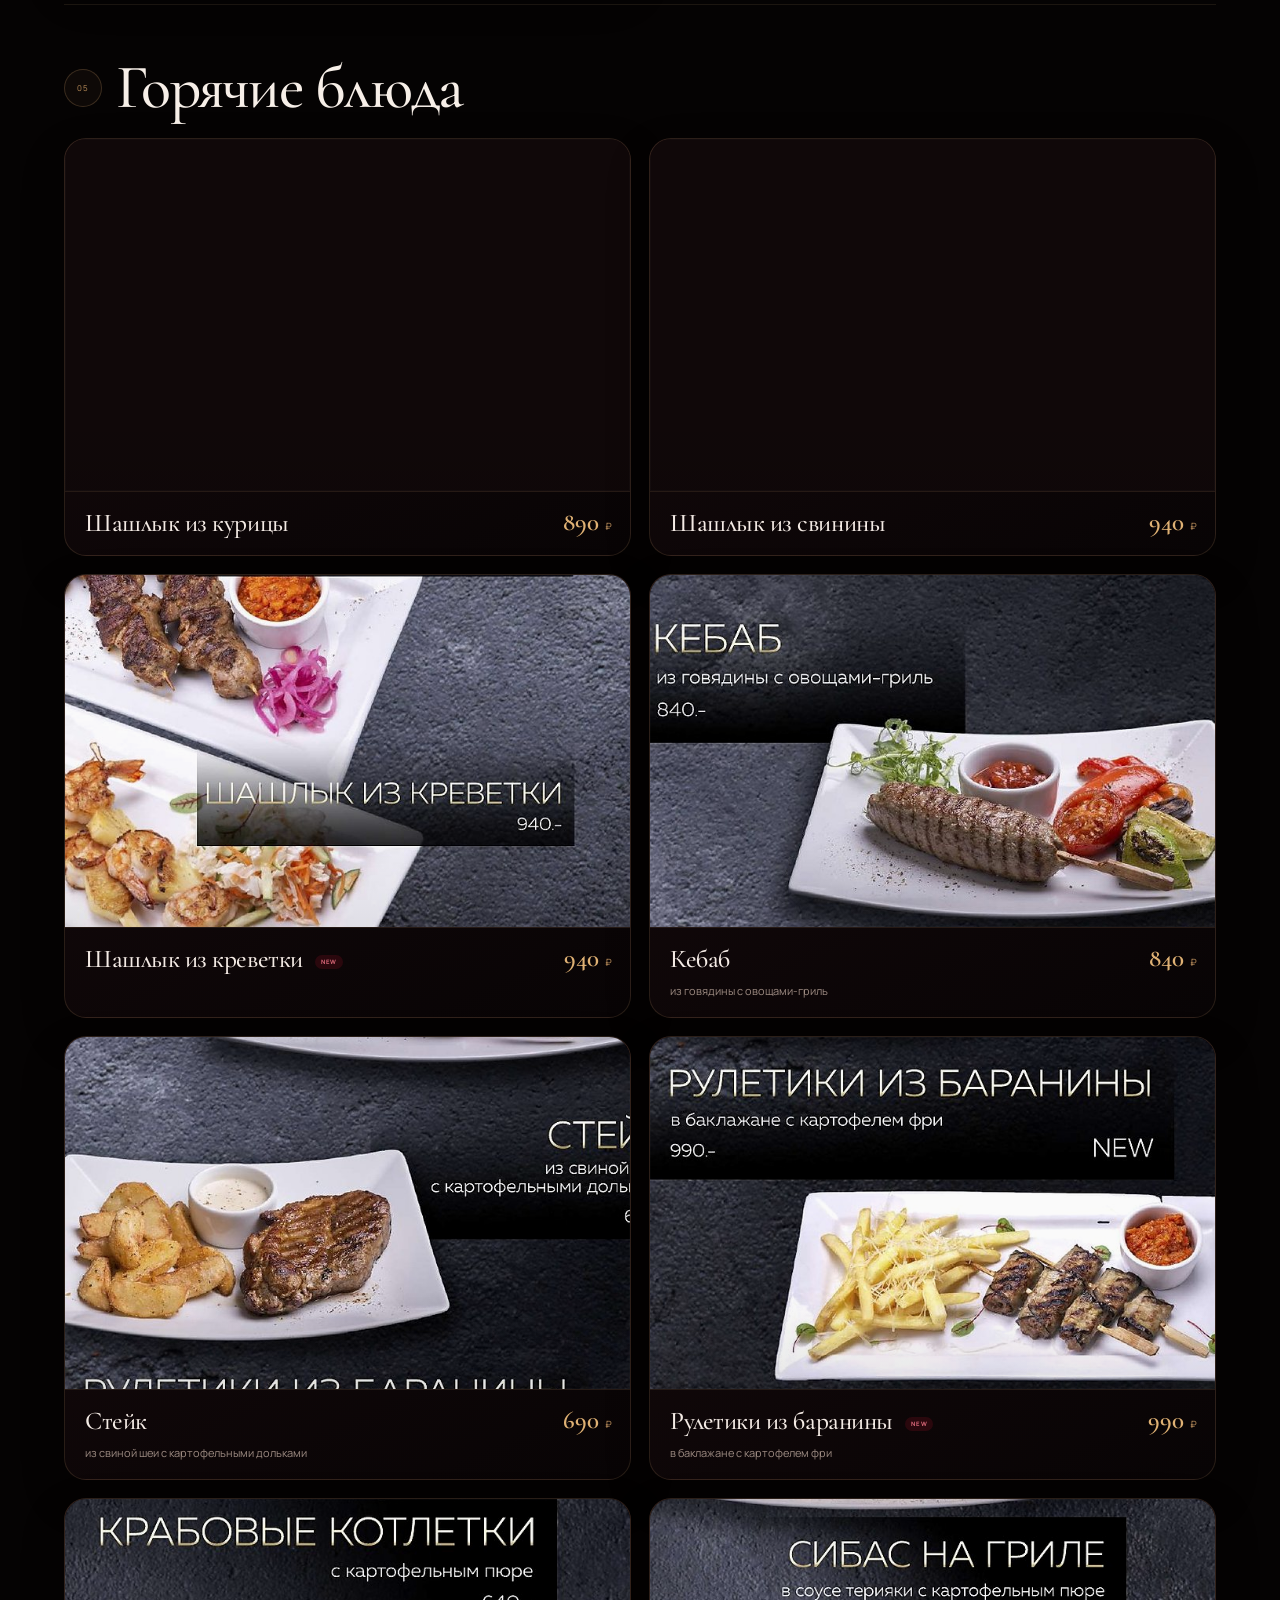
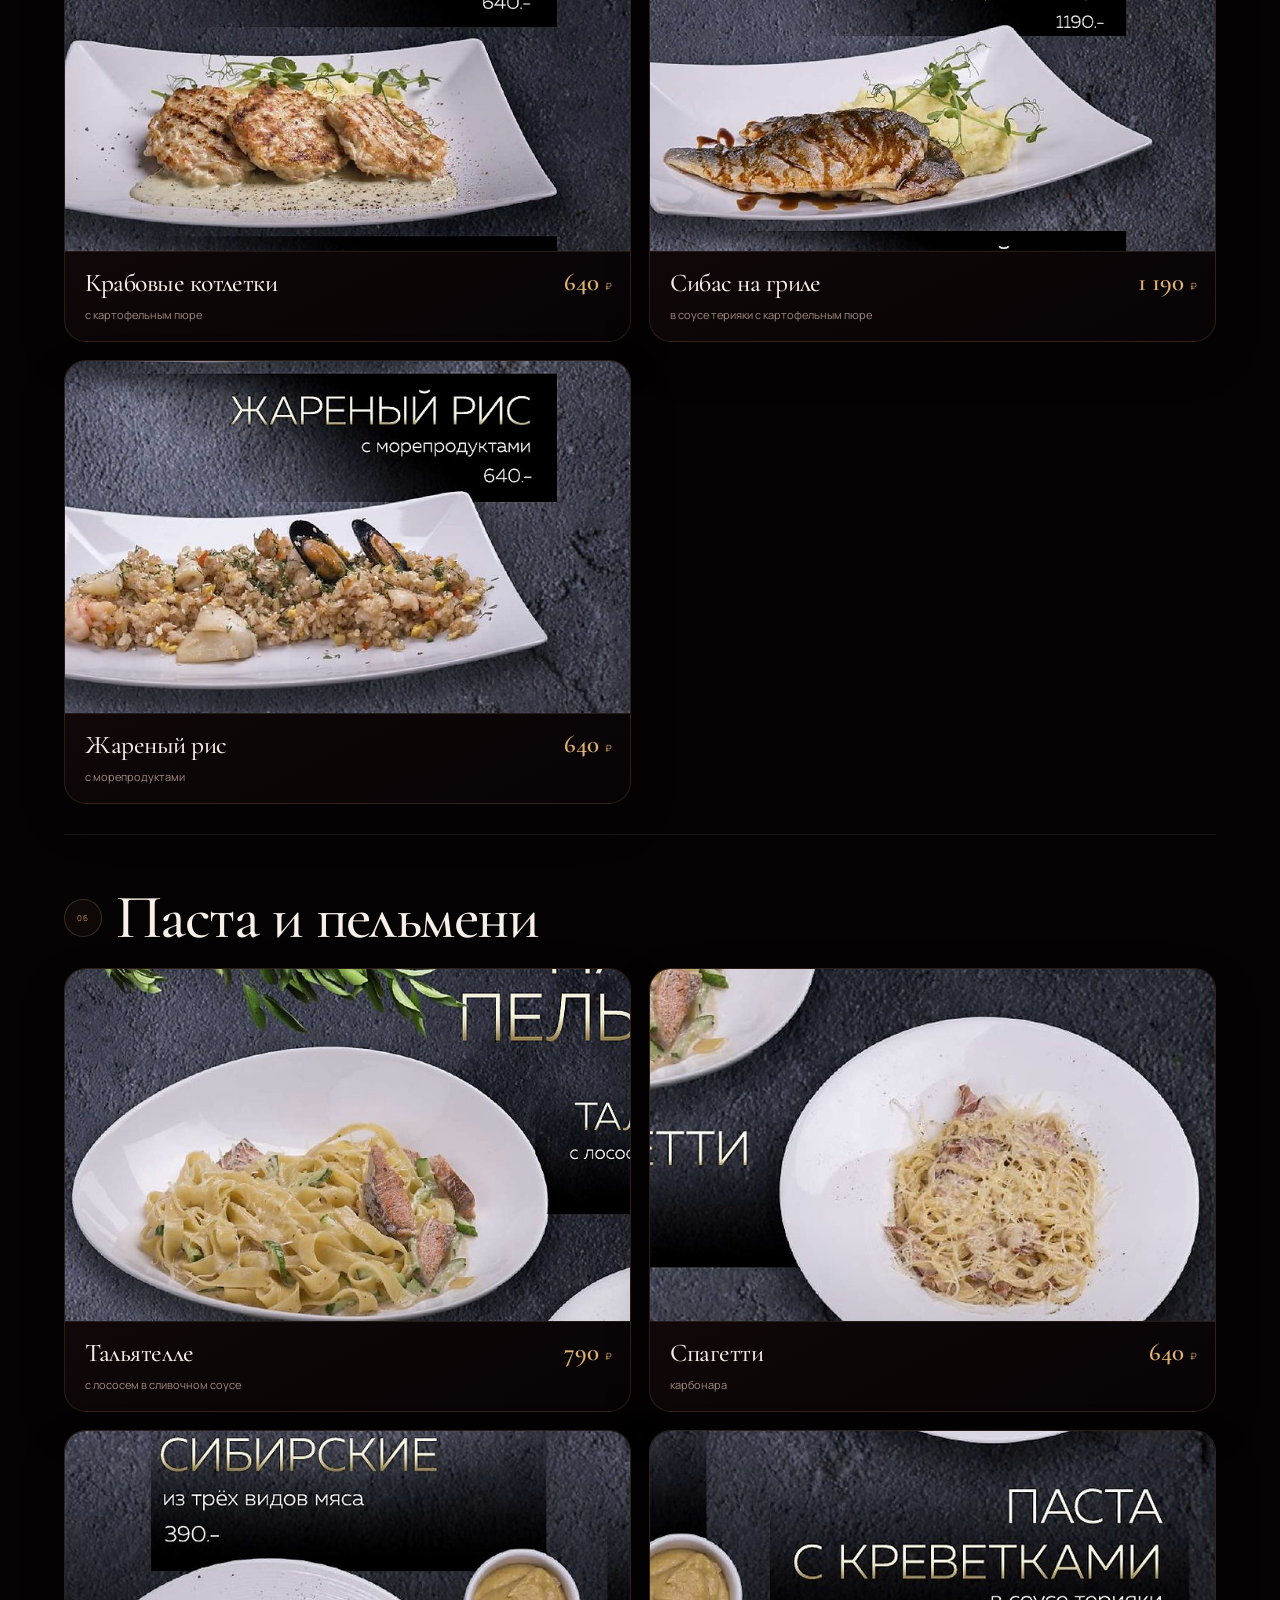
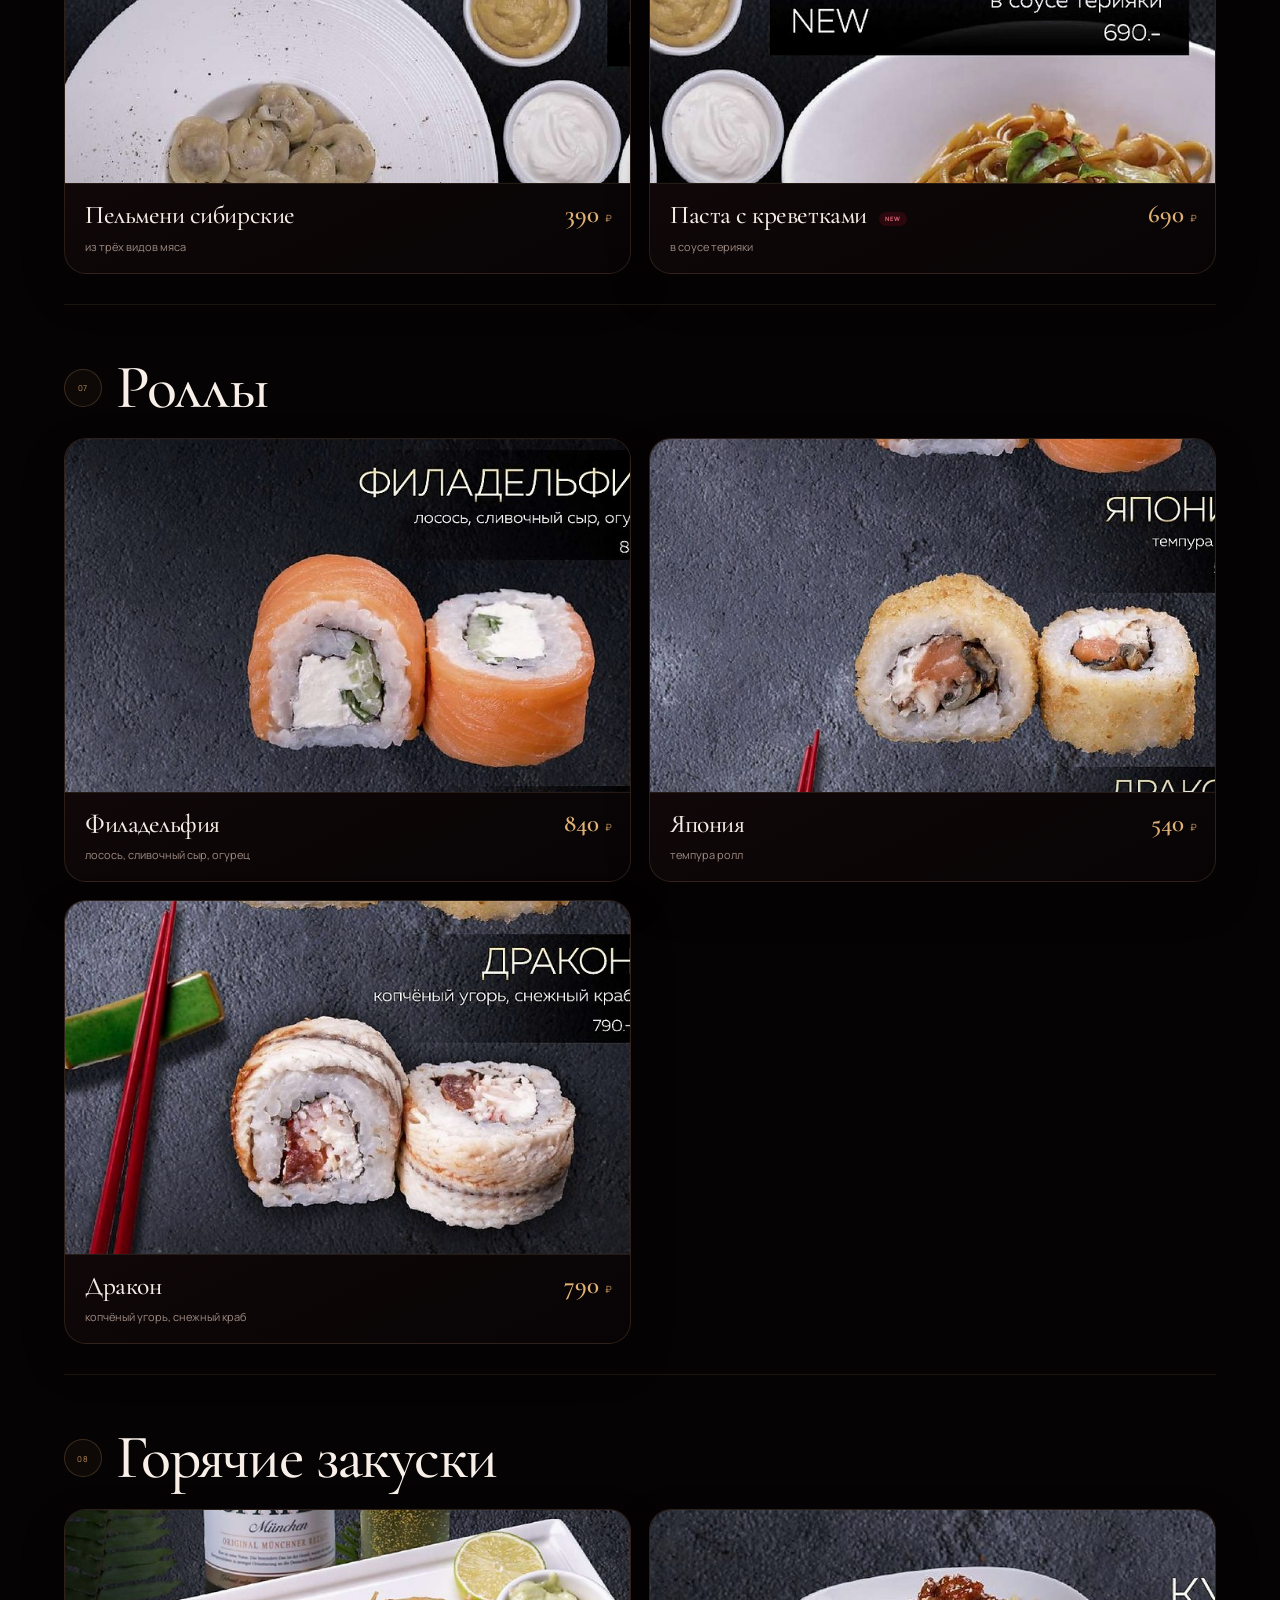
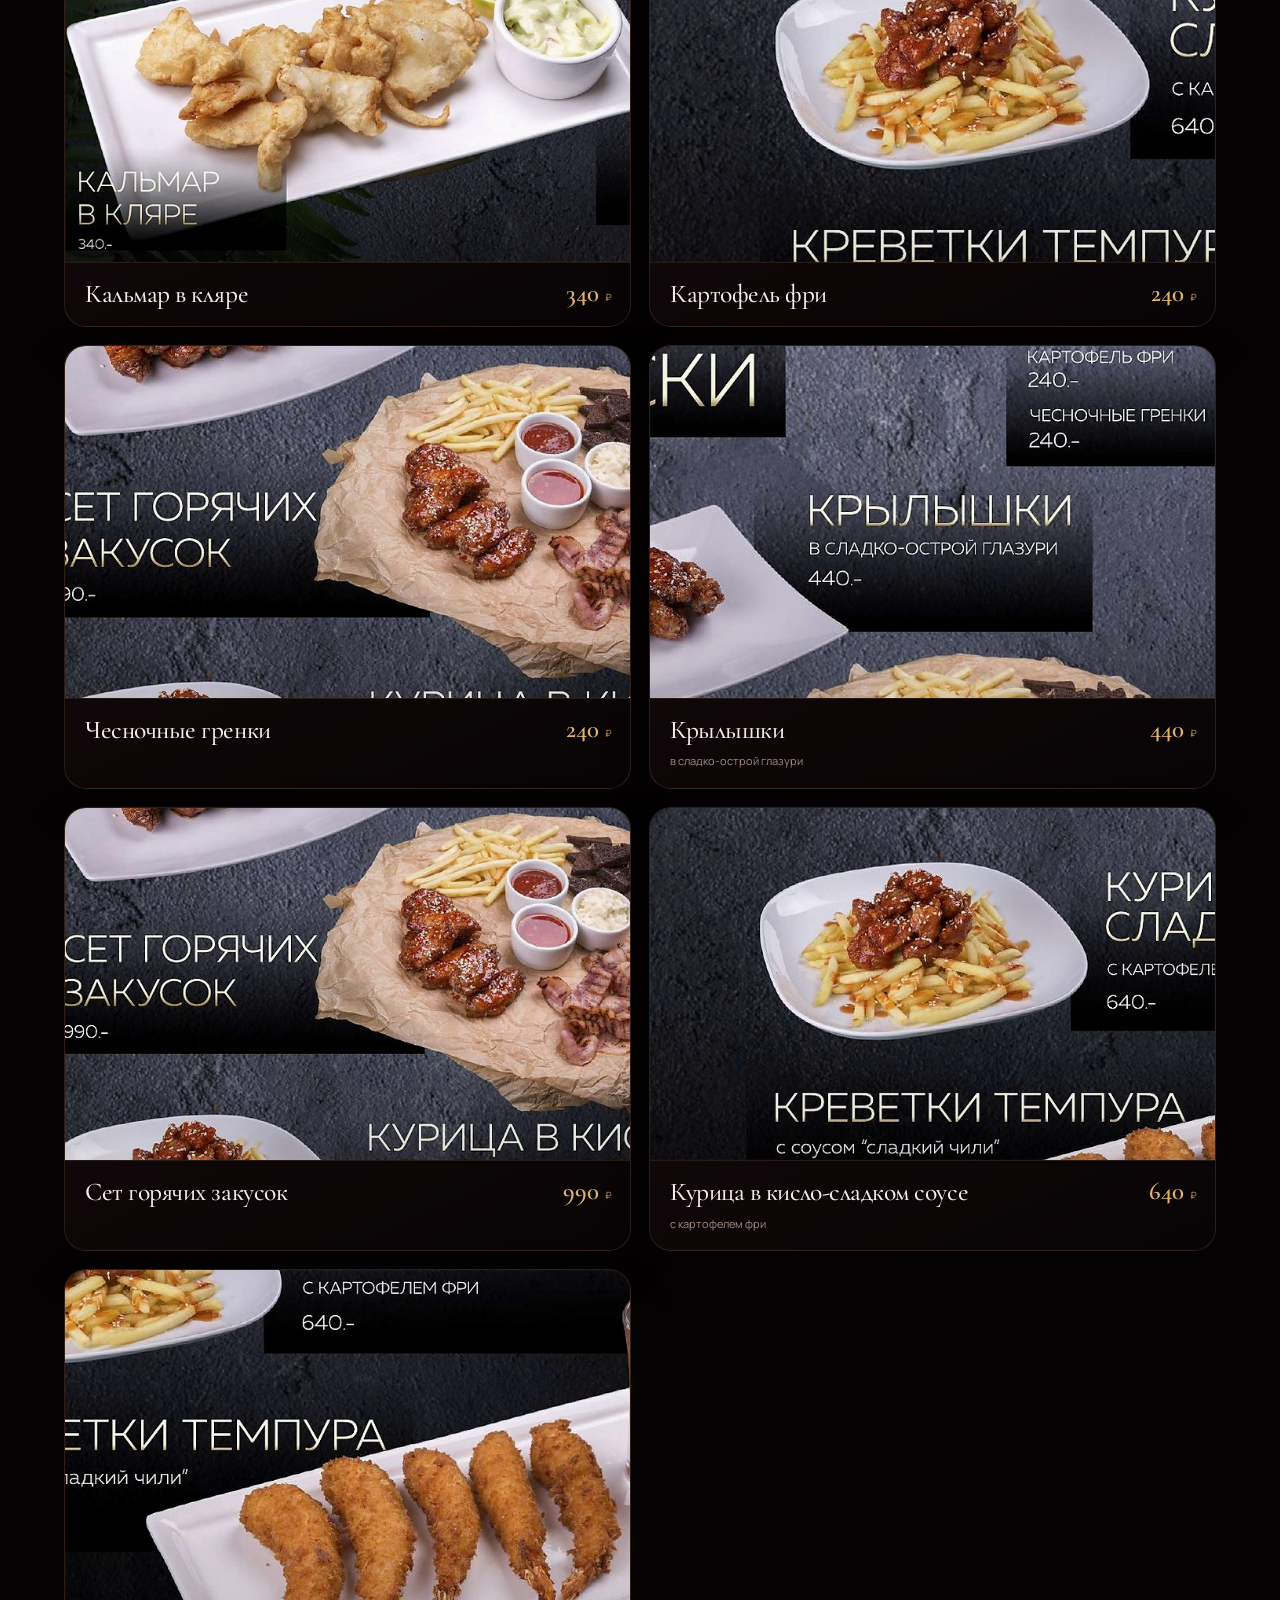
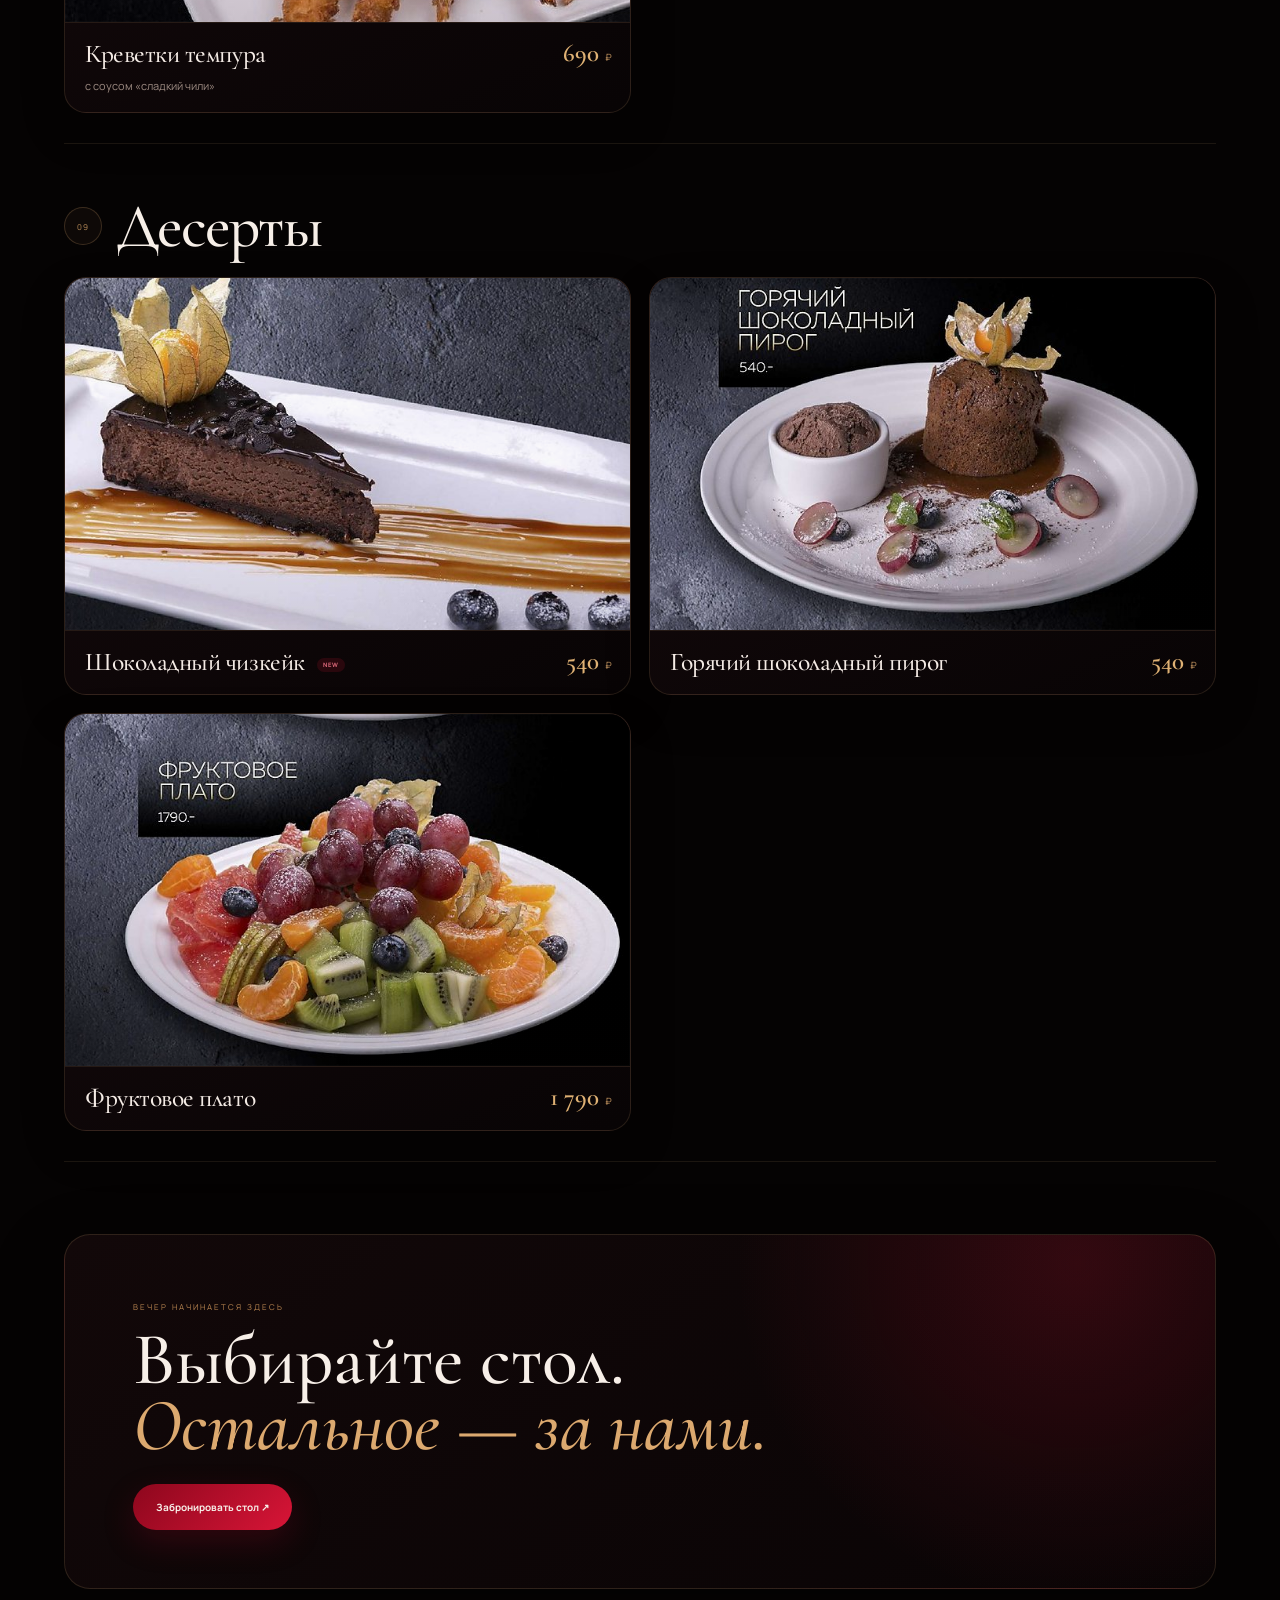
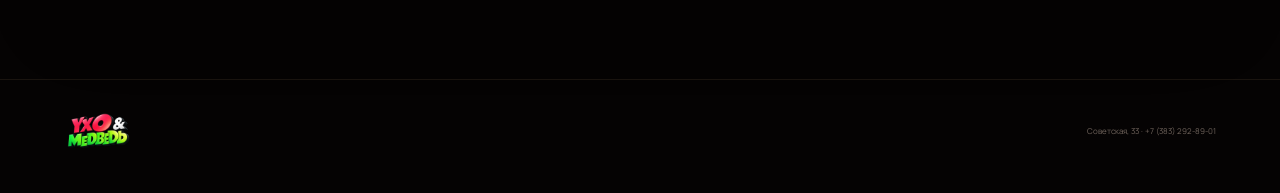
<file: menu.html>
<!doctype html><html lang="ru"><head>
<meta charset="utf-8"><meta name="viewport" content="width=device-width,initial-scale=1,viewport-fit=cover"><meta name="theme-color" content="#070404">
<title>Меню кухни — Ухо & Медведь</title>
<link rel="preconnect" href="https://fonts.googleapis.com"><link rel="preconnect" href="https://fonts.gstatic.com" crossorigin>
<link href="https://fonts.googleapis.com/css2?family=Cormorant+Garamond:ital,wght@0,500;0,600;1,500&family=Manrope:wght@400;500;600;700&display=swap" rel="stylesheet">
<link rel="icon" type="image/png" href="assets/logo-glossy.png?v=menu1"><link rel="stylesheet" href="menu-pages.css?v=catalog-v5">
</head><body>
<header class="mp-head"><a href="index.html"><img src="assets/logo-glossy.png?v=menu1" alt="Ухо & Медведь"></a><div><a class="back" href="index.html#menu">← На главную</a><a class="book" target="_blank" rel="noopener" href="https://wa.me/79139168901?text=%D0%A5%D0%BE%D1%87%D1%83%20%D0%B7%D0%B0%D0%B1%D1%80%D0%BE%D0%BD%D0%B8%D1%80%D0%BE%D0%B2%D0%B0%D1%82%D1%8C%20%D1%81%D1%82%D0%BE%D0%BB">Бронь</a></div></header>
<main><section class="mp-hero"><small>УХО & МЕДВЕДЬ · НОВОСИБИРСК</small><h1>Меню<br><em>кухни</em></h1><p>Блюда для вечера, который не хочется заканчивать.</p><div class="switch"><a class="active" href="menu.html">Кухня</a><a class="" href="bar.html">Барная карта</a></div></section>
<section class="menu-visuals food-visuals" aria-label="Визуальный выбор блюд">
  <figure class="menu-visual menu-visual-main">
    <img src="assets/menu/items/food-025.jpg" alt="Сибас на гриле" loading="eager" fetchpriority="high">
    <figcaption><small>ГОРЯЧЕЕ</small><b>Сибас на гриле</b></figcaption>
  </figure>
  <figure class="menu-visual">
    <img src="assets/menu/items/food-031.jpg" alt="Ролл Филадельфия" loading="eager">
    <figcaption><small>РОЛЛЫ</small><b>Филадельфия</b></figcaption>
  </figure>
  <figure class="menu-visual">
    <img src="assets/menu/items/food-041.jpg" alt="Шоколадный чизкейк" loading="eager">
    <figcaption><small>ДЕСЕРТ</small><b>Чизкейк</b></figcaption>
  </figure>
</section>
<section class="tools"><label><span>⌕</span><input id="q" type="search" placeholder="Найти позицию"></label><b id="count"></b></section>
<nav class="chips"><a href="#salads">Салаты</a><a href="#platters">Фирменные плато</a><a href="#cold">Закуски</a><a href="#soups">Супы</a><a href="#hot">Горячие блюда</a><a href="#pasta">Паста и пельмени</a><a href="#rolls">Роллы</a><a href="#hot-snacks">Горячие закуски</a><a href="#desserts">Десерты</a></nav>
<div id="menu" class="food-catalog"><section class="cat" id="salads"><figure class="cat-photo"><img src="assets/menu/food-2.jpg" alt="" loading="lazy"></figure><header><small>01</small><h2>Салаты</h2></header><div class="items"><article class="item" data-s="салаты оливье с сёмгой слабого посола"><figure class="item-media"><img class="item-photo" src="assets/menu/items/food-001.jpg" alt="Оливье" loading="lazy" decoding="async" onerror="this.closest('.item-media').hidden=true"></figure><div><h3>Оливье</h3><p>с сёмгой слабого посола</p></div><strong>490 <span>₽</span></strong></article><article class="item" data-s="салаты зеленый салат с креветками и чукой"><figure class="item-media"><img class="item-photo" src="assets/menu/items/food-002.jpg" alt="Зеленый салат" loading="lazy" decoding="async" onerror="this.closest('.item-media').hidden=true"></figure><div><h3>Зеленый салат</h3><p>с креветками и чукой</p></div><strong>490 <span>₽</span></strong></article><article class="item" data-s="салаты цезарь микс салат цезарь с креветками, кальмарами, курицей и мидиями"><figure class="item-media"><img class="item-photo" src="assets/menu/items/food-003.jpg" alt="Цезарь микс" loading="lazy" decoding="async" onerror="this.closest('.item-media').hidden=true"></figure><div><h3>Цезарь микс</h3><p>салат цезарь с креветками, кальмарами, курицей и мидиями</p></div><strong>740 <span>₽</span></strong></article><article class="item" data-s="салаты азиатский салат с пряными баклажанами-фри и сладкими помидорами"><figure class="item-media"><img class="item-photo" src="assets/menu/items/food-004.jpg" alt="Азиатский салат" loading="lazy" decoding="async" onerror="this.closest('.item-media').hidden=true"></figure><div><h3>Азиатский салат</h3><p>с пряными баклажанами-фри и сладкими помидорами</p></div><strong>490 <span>₽</span></strong></article><article class="item" data-s="салаты салат с ростбифом говяжья вырезка, микс салата, томаты черри, маринованный огурец. заправка на основе лайма и кунжутного масла."><figure class="item-media"><img class="item-photo" src="assets/menu/items/food-005.jpg" alt="Салат с ростбифом NEW" loading="lazy" decoding="async" onerror="this.closest('.item-media').hidden=true"></figure><div><h3>Салат с ростбифом <em>NEW</em></h3><p>Говяжья вырезка, микс салата, томаты черри, маринованный огурец. Заправка на основе лайма и кунжутного масла.</p></div><strong>740 <span>₽</span></strong></article></div></section><section class="cat" id="platters"><figure class="cat-photo"><img src="assets/menu/food-4.jpg" alt="" loading="lazy"></figure><header><small>02</small><h2>Фирменные плато</h2></header><div class="items"><article class="item" data-s="фирменные плато сырное дор-блю, камамбер, маасдам, пармезан, сулугуни копчёный, мёд, орехи кешью, грецкий, кедровый, виноград, ломтик вяленого томата"><figure class="item-media"><img class="item-photo" src="assets/menu/items/food-006.jpg" alt="Сырное" loading="lazy" decoding="async" onerror="this.closest('.item-media').hidden=true"></figure><div><h3>Сырное</h3><p>дор-блю, камамбер, маасдам, пармезан, сулугуни копчёный, мёд, орехи кешью, грецкий, кедровый, виноград, ломтик вяленого томата</p></div><strong>1 490 <span>₽</span></strong></article><article class="item" data-s="фирменные плато под водочку маринованная капуста, корнишоны, томаты черри, опята, икра кабачковая, красный лук, сельдь солёная, сало солёное"><figure class="item-media"><img class="item-photo" src="assets/menu/items/food-007.jpg" alt="Под водочку" loading="lazy" decoding="async" onerror="this.closest('.item-media').hidden=true"></figure><div><h3>Под водочку</h3><p>маринованная капуста, корнишоны, томаты черри, опята, икра кабачковая, красный лук, сельдь солёная, сало солёное</p></div><strong>740 <span>₽</span></strong></article><article class="item" data-s="фирменные плато мясное буженина, салями, язык говяжий, балык свиной сырокопчёный, ростбиф, горчица"><figure class="item-media"><img class="item-photo" src="assets/menu/items/food-008.jpg" alt="Мясное" loading="lazy" decoding="async" onerror="this.closest('.item-media').hidden=true"></figure><div><h3>Мясное</h3><p>буженина, салями, язык говяжий, балык свиной сырокопчёный, ростбиф, горчица</p></div><strong>2 290 <span>₽</span></strong></article><article class="item" data-s="фирменные плато рыбное форель слабосолёная, масляная рыба, угорь, лимон"><figure class="item-media"><img class="item-photo" src="assets/menu/items/food-009.jpg" alt="Рыбное" loading="lazy" decoding="async" onerror="this.closest('.item-media').hidden=true"></figure><div><h3>Рыбное</h3><p>форель слабосолёная, масляная рыба, угорь, лимон</p></div><strong>2 590 <span>₽</span></strong></article><article class="item" data-s="фирменные плато овощное огурец, дайкон, редис, перец болгарский, морковь, сельдерей, помидор, соус ореховой"><figure class="item-media"><img class="item-photo" src="assets/menu/items/food-010.jpg" alt="Овощное" loading="lazy" decoding="async" onerror="this.closest('.item-media').hidden=true"></figure><div><h3>Овощное</h3><p>огурец, дайкон, редис, перец болгарский, морковь, сельдерей, помидор, соус ореховой</p></div><strong>790 <span>₽</span></strong></article></div></section><section class="cat" id="cold"><figure class="cat-photo"><img src="assets/menu/food-6.jpg" alt="" loading="lazy"></figure><header><small>03</small><h2>Закуски</h2></header><div class="items"><article class="item" data-s="закуски форель слабосолёная"><figure class="item-media"><img class="item-photo" src="assets/menu/items/food-011.jpg" alt="Форель NEW" loading="lazy" decoding="async" onerror="this.closest('.item-media').hidden=true"></figure><div><h3>Форель <em>NEW</em></h3><p>слабосолёная</p></div><strong>1 190 <span>₽</span></strong></article><article class="item" data-s="закуски брускетты с лососем и креветками"><figure class="item-media"><img class="item-photo" src="assets/menu/items/food-012.jpg" alt="Брускетты" loading="lazy" decoding="async" onerror="this.closest('.item-media').hidden=true"></figure><div><h3>Брускетты</h3><p>с лососем и креветками</p></div><strong>690 <span>₽</span></strong></article><article class="item" data-s="закуски ростбиф с овощным рататуем"><figure class="item-media"><img class="item-photo" src="assets/menu/items/food-013.jpg" alt="Ростбиф" loading="lazy" decoding="async" onerror="this.closest('.item-media').hidden=true"></figure><div><h3>Ростбиф</h3><p>с овощным рататуем</p></div><strong>840 <span>₽</span></strong></article><article class="item" data-s="закуски дуэт закусок ананас и томаты черри ким-чи"><figure class="item-media"><img class="item-photo" src="assets/menu/items/food-014.jpg" alt="Дуэт закусок NEW" loading="lazy" decoding="async" onerror="this.closest('.item-media').hidden=true"></figure><div><h3>Дуэт закусок <em>NEW</em></h3><p>ананас и томаты черри ким-чи</p></div><strong>640 <span>₽</span></strong></article></div></section><section class="cat" id="soups"><figure class="cat-photo"><img src="assets/menu/food-7.jpg" alt="" loading="lazy"></figure><header><small>04</small><h2>Супы</h2></header><div class="items"><article class="item" data-s="супы том ям с креветками"><figure class="item-media"><img class="item-photo" src="assets/menu/items/food-015.jpg" alt="Том Ям" loading="lazy" decoding="async" onerror="this.closest('.item-media').hidden=true"></figure><div><h3>Том Ям</h3><p>с креветками</p></div><strong>690 <span>₽</span></strong></article><article class="item" data-s="супы солянка классическая, из четырёх видов мяса"><figure class="item-media"><img class="item-photo" src="assets/menu/items/food-016.jpg" alt="Солянка" loading="lazy" decoding="async" onerror="this.closest('.item-media').hidden=true"></figure><div><h3>Солянка</h3><p>классическая, из четырёх видов мяса</p></div><strong>690 <span>₽</span></strong></article><article class="item" data-s="супы куриный суп с цыпленком и яйцом"><figure class="item-media"><img class="item-photo" src="assets/menu/items/food-017.jpg" alt="Куриный суп NEW" loading="lazy" decoding="async" onerror="this.closest('.item-media').hidden=true"></figure><div><h3>Куриный суп <em>NEW</em></h3><p>с цыпленком и яйцом</p></div><strong>390 <span>₽</span></strong></article></div></section><section class="cat" id="hot"><figure class="cat-photo"><img src="assets/menu/food-8.jpg" alt="" loading="lazy"></figure><header><small>05</small><h2>Горячие блюда</h2></header><div class="items"><article class="item" data-s="горячие блюда шашлык из курицы "><figure class="item-media"><img class="item-photo" src="assets/menu/items/food-018.jpg" alt="Шашлык из курицы" loading="lazy" decoding="async" onerror="this.closest('.item-media').hidden=true"></figure><div><h3>Шашлык из курицы</h3></div><strong>890 <span>₽</span></strong></article><article class="item" data-s="горячие блюда шашлык из свинины "><figure class="item-media"><img class="item-photo" src="assets/menu/items/food-019.jpg" alt="Шашлык из свинины" loading="lazy" decoding="async" onerror="this.closest('.item-media').hidden=true"></figure><div><h3>Шашлык из свинины</h3></div><strong>940 <span>₽</span></strong></article><article class="item" data-s="горячие блюда шашлык из креветки "><figure class="item-media"><img class="item-photo" src="assets/menu/items/food-020.jpg" alt="Шашлык из креветки NEW" loading="lazy" decoding="async" onerror="this.closest('.item-media').hidden=true"></figure><div><h3>Шашлык из креветки <em>NEW</em></h3></div><strong>940 <span>₽</span></strong></article><article class="item" data-s="горячие блюда кебаб из говядины с овощами-гриль"><figure class="item-media"><img class="item-photo" src="assets/menu/items/food-021.jpg" alt="Кебаб" loading="lazy" decoding="async" onerror="this.closest('.item-media').hidden=true"></figure><div><h3>Кебаб</h3><p>из говядины с овощами-гриль</p></div><strong>840 <span>₽</span></strong></article><article class="item" data-s="горячие блюда стейк из свиной шеи с картофельными дольками"><figure class="item-media"><img class="item-photo" src="assets/menu/items/food-022.jpg" alt="Стейк" loading="lazy" decoding="async" onerror="this.closest('.item-media').hidden=true"></figure><div><h3>Стейк</h3><p>из свиной шеи с картофельными дольками</p></div><strong>690 <span>₽</span></strong></article><article class="item" data-s="горячие блюда рулетики из баранины в баклажане с картофелем фри"><figure class="item-media"><img class="item-photo" src="assets/menu/items/food-023.jpg" alt="Рулетики из баранины NEW" loading="lazy" decoding="async" onerror="this.closest('.item-media').hidden=true"></figure><div><h3>Рулетики из баранины <em>NEW</em></h3><p>в баклажане с картофелем фри</p></div><strong>990 <span>₽</span></strong></article><article class="item" data-s="горячие блюда крабовые котлетки с картофельным пюре"><figure class="item-media"><img class="item-photo" src="assets/menu/items/food-024.jpg" alt="Крабовые котлетки" loading="lazy" decoding="async" onerror="this.closest('.item-media').hidden=true"></figure><div><h3>Крабовые котлетки</h3><p>с картофельным пюре</p></div><strong>640 <span>₽</span></strong></article><article class="item" data-s="горячие блюда сибас на гриле в соусе терияки с картофельным пюре"><figure class="item-media"><img class="item-photo" src="assets/menu/items/food-025.jpg" alt="Сибас на гриле" loading="lazy" decoding="async" onerror="this.closest('.item-media').hidden=true"></figure><div><h3>Сибас на гриле</h3><p>в соусе терияки с картофельным пюре</p></div><strong>1 190 <span>₽</span></strong></article><article class="item" data-s="горячие блюда жареный рис с морепродуктами"><figure class="item-media"><img class="item-photo" src="assets/menu/items/food-026.jpg" alt="Жареный рис" loading="lazy" decoding="async" onerror="this.closest('.item-media').hidden=true"></figure><div><h3>Жареный рис</h3><p>с морепродуктами</p></div><strong>640 <span>₽</span></strong></article></div></section><section class="cat" id="pasta"><figure class="cat-photo"><img src="assets/menu/food-11.jpg" alt="" loading="lazy"></figure><header><small>06</small><h2>Паста и пельмени</h2></header><div class="items"><article class="item" data-s="паста и пельмени тальятелле с лососем в сливочном соусе"><figure class="item-media"><img class="item-photo" src="assets/menu/items/food-027.jpg" alt="Тальятелле" loading="lazy" decoding="async" onerror="this.closest('.item-media').hidden=true"></figure><div><h3>Тальятелле</h3><p>с лососем в сливочном соусе</p></div><strong>790 <span>₽</span></strong></article><article class="item" data-s="паста и пельмени спагетти карбонара"><figure class="item-media"><img class="item-photo" src="assets/menu/items/food-028.jpg" alt="Спагетти" loading="lazy" decoding="async" onerror="this.closest('.item-media').hidden=true"></figure><div><h3>Спагетти</h3><p>карбонара</p></div><strong>640 <span>₽</span></strong></article><article class="item" data-s="паста и пельмени пельмени сибирские из трёх видов мяса"><figure class="item-media"><img class="item-photo" src="assets/menu/items/food-029.jpg" alt="Пельмени сибирские" loading="lazy" decoding="async" onerror="this.closest('.item-media').hidden=true"></figure><div><h3>Пельмени сибирские</h3><p>из трёх видов мяса</p></div><strong>390 <span>₽</span></strong></article><article class="item" data-s="паста и пельмени паста с креветками в соусе терияки"><figure class="item-media"><img class="item-photo" src="assets/menu/items/food-030.jpg" alt="Паста с креветками NEW" loading="lazy" decoding="async" onerror="this.closest('.item-media').hidden=true"></figure><div><h3>Паста с креветками <em>NEW</em></h3><p>в соусе терияки</p></div><strong>690 <span>₽</span></strong></article></div></section><section class="cat" id="rolls"><figure class="cat-photo"><img src="assets/menu/food-13.jpg" alt="" loading="lazy"></figure><header><small>07</small><h2>Роллы</h2></header><div class="items"><article class="item" data-s="роллы филадельфия лосось, сливочный сыр, огурец"><figure class="item-media"><img class="item-photo" src="assets/menu/items/food-031.jpg" alt="Филадельфия" loading="lazy" decoding="async" onerror="this.closest('.item-media').hidden=true"></figure><div><h3>Филадельфия</h3><p>лосось, сливочный сыр, огурец</p></div><strong>840 <span>₽</span></strong></article><article class="item" data-s="роллы япония темпура ролл"><figure class="item-media"><img class="item-photo" src="assets/menu/items/food-032.jpg" alt="Япония" loading="lazy" decoding="async" onerror="this.closest('.item-media').hidden=true"></figure><div><h3>Япония</h3><p>темпура ролл</p></div><strong>540 <span>₽</span></strong></article><article class="item" data-s="роллы дракон копчёный угорь, снежный краб"><figure class="item-media"><img class="item-photo" src="assets/menu/items/food-033.jpg" alt="Дракон" loading="lazy" decoding="async" onerror="this.closest('.item-media').hidden=true"></figure><div><h3>Дракон</h3><p>копчёный угорь, снежный краб</p></div><strong>790 <span>₽</span></strong></article></div></section><section class="cat" id="hot-snacks"><figure class="cat-photo"><img src="assets/menu/food-15.jpg" alt="" loading="lazy"></figure><header><small>08</small><h2>Горячие закуски</h2></header><div class="items"><article class="item" data-s="горячие закуски кальмар в кляре "><figure class="item-media"><img class="item-photo" src="assets/menu/items/food-034.jpg" alt="Кальмар в кляре" loading="lazy" decoding="async" onerror="this.closest('.item-media').hidden=true"></figure><div><h3>Кальмар в кляре</h3></div><strong>340 <span>₽</span></strong></article><article class="item" data-s="горячие закуски картофель фри "><figure class="item-media"><img class="item-photo" src="assets/menu/items/food-035.jpg" alt="Картофель фри" loading="lazy" decoding="async" onerror="this.closest('.item-media').hidden=true"></figure><div><h3>Картофель фри</h3></div><strong>240 <span>₽</span></strong></article><article class="item" data-s="горячие закуски чесночные гренки "><figure class="item-media"><img class="item-photo" src="assets/menu/items/food-036.jpg" alt="Чесночные гренки" loading="lazy" decoding="async" onerror="this.closest('.item-media').hidden=true"></figure><div><h3>Чесночные гренки</h3></div><strong>240 <span>₽</span></strong></article><article class="item" data-s="горячие закуски крылышки в сладко-острой глазури"><figure class="item-media"><img class="item-photo" src="assets/menu/items/food-037.jpg" alt="Крылышки" loading="lazy" decoding="async" onerror="this.closest('.item-media').hidden=true"></figure><div><h3>Крылышки</h3><p>в сладко-острой глазури</p></div><strong>440 <span>₽</span></strong></article><article class="item" data-s="горячие закуски сет горячих закусок "><figure class="item-media"><img class="item-photo" src="assets/menu/items/food-038.jpg" alt="Сет горячих закусок" loading="lazy" decoding="async" onerror="this.closest('.item-media').hidden=true"></figure><div><h3>Сет горячих закусок</h3></div><strong>990 <span>₽</span></strong></article><article class="item" data-s="горячие закуски курица в кисло-сладком соусе с картофелем фри"><figure class="item-media"><img class="item-photo" src="assets/menu/items/food-039.jpg" alt="Курица в кисло-сладком соусе" loading="lazy" decoding="async" onerror="this.closest('.item-media').hidden=true"></figure><div><h3>Курица в кисло-сладком соусе</h3><p>с картофелем фри</p></div><strong>640 <span>₽</span></strong></article><article class="item" data-s="горячие закуски креветки темпура с соусом «сладкий чили»"><figure class="item-media"><img class="item-photo" src="assets/menu/items/food-040.jpg" alt="Креветки темпура" loading="lazy" decoding="async" onerror="this.closest('.item-media').hidden=true"></figure><div><h3>Креветки темпура</h3><p>с соусом «сладкий чили»</p></div><strong>690 <span>₽</span></strong></article></div></section><section class="cat" id="desserts"><figure class="cat-photo"><img src="assets/menu/food-16.jpg" alt="" loading="lazy"></figure><header><small>09</small><h2>Десерты</h2></header><div class="items"><article class="item" data-s="десерты шоколадный чизкейк "><figure class="item-media"><img class="item-photo" src="assets/menu/items/food-041.jpg" alt="Шоколадный чизкейк NEW" loading="lazy" decoding="async" onerror="this.closest('.item-media').hidden=true"></figure><div><h3>Шоколадный чизкейк <em>NEW</em></h3></div><strong>540 <span>₽</span></strong></article><article class="item" data-s="десерты горячий шоколадный пирог "><figure class="item-media"><img class="item-photo" src="assets/menu/items/food-042.jpg" alt="Горячий шоколадный пирог" loading="lazy" decoding="async" onerror="this.closest('.item-media').hidden=true"></figure><div><h3>Горячий шоколадный пирог</h3></div><strong>540 <span>₽</span></strong></article><article class="item" data-s="десерты фруктовое плато "><figure class="item-media"><img class="item-photo" src="assets/menu/items/food-043.jpg" alt="Фруктовое плато" loading="lazy" decoding="async" onerror="this.closest('.item-media').hidden=true"></figure><div><h3>Фруктовое плато</h3></div><strong>1 790 <span>₽</span></strong></article></div></section><div id="empty" class="empty" hidden>Ничего не найдено</div></div>
<section class="bottom"><small>ВЕЧЕР НАЧИНАЕТСЯ ЗДЕСЬ</small><h2>Выбирайте стол.<br><em>Остальное — за нами.</em></h2><a target="_blank" rel="noopener" href="https://wa.me/79139168901?text=%D0%A5%D0%BE%D1%87%D1%83%20%D0%B7%D0%B0%D0%B1%D1%80%D0%BE%D0%BD%D0%B8%D1%80%D0%BE%D0%B2%D0%B0%D1%82%D1%8C%20%D1%81%D1%82%D0%BE%D0%BB">Забронировать стол ↗</a></section>
</main><footer><img src="assets/logo-glossy.png?v=menu1" alt=""><span>Советская, 33 · +7 (383) 292-89-01</span></footer><script src="menu-pages.js?v=stable-scroll-v6"></script></body></html>
</file>
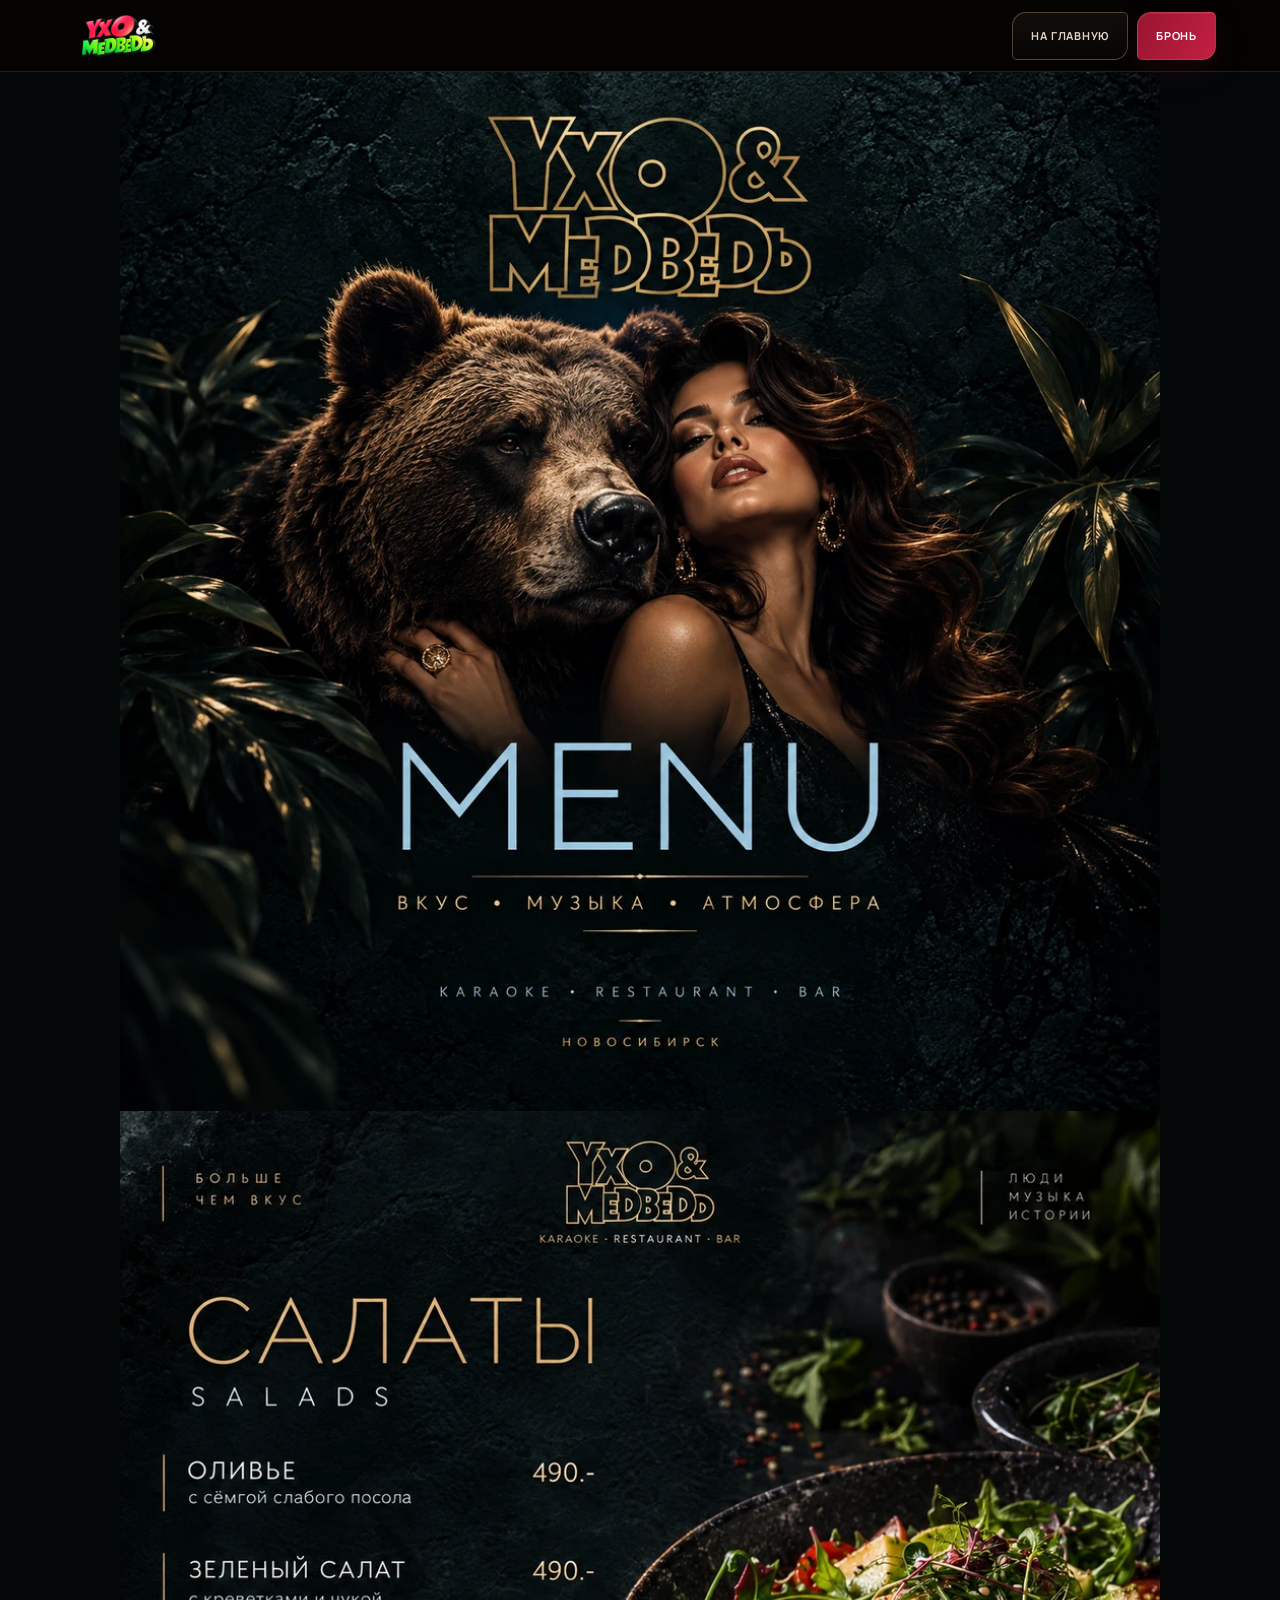
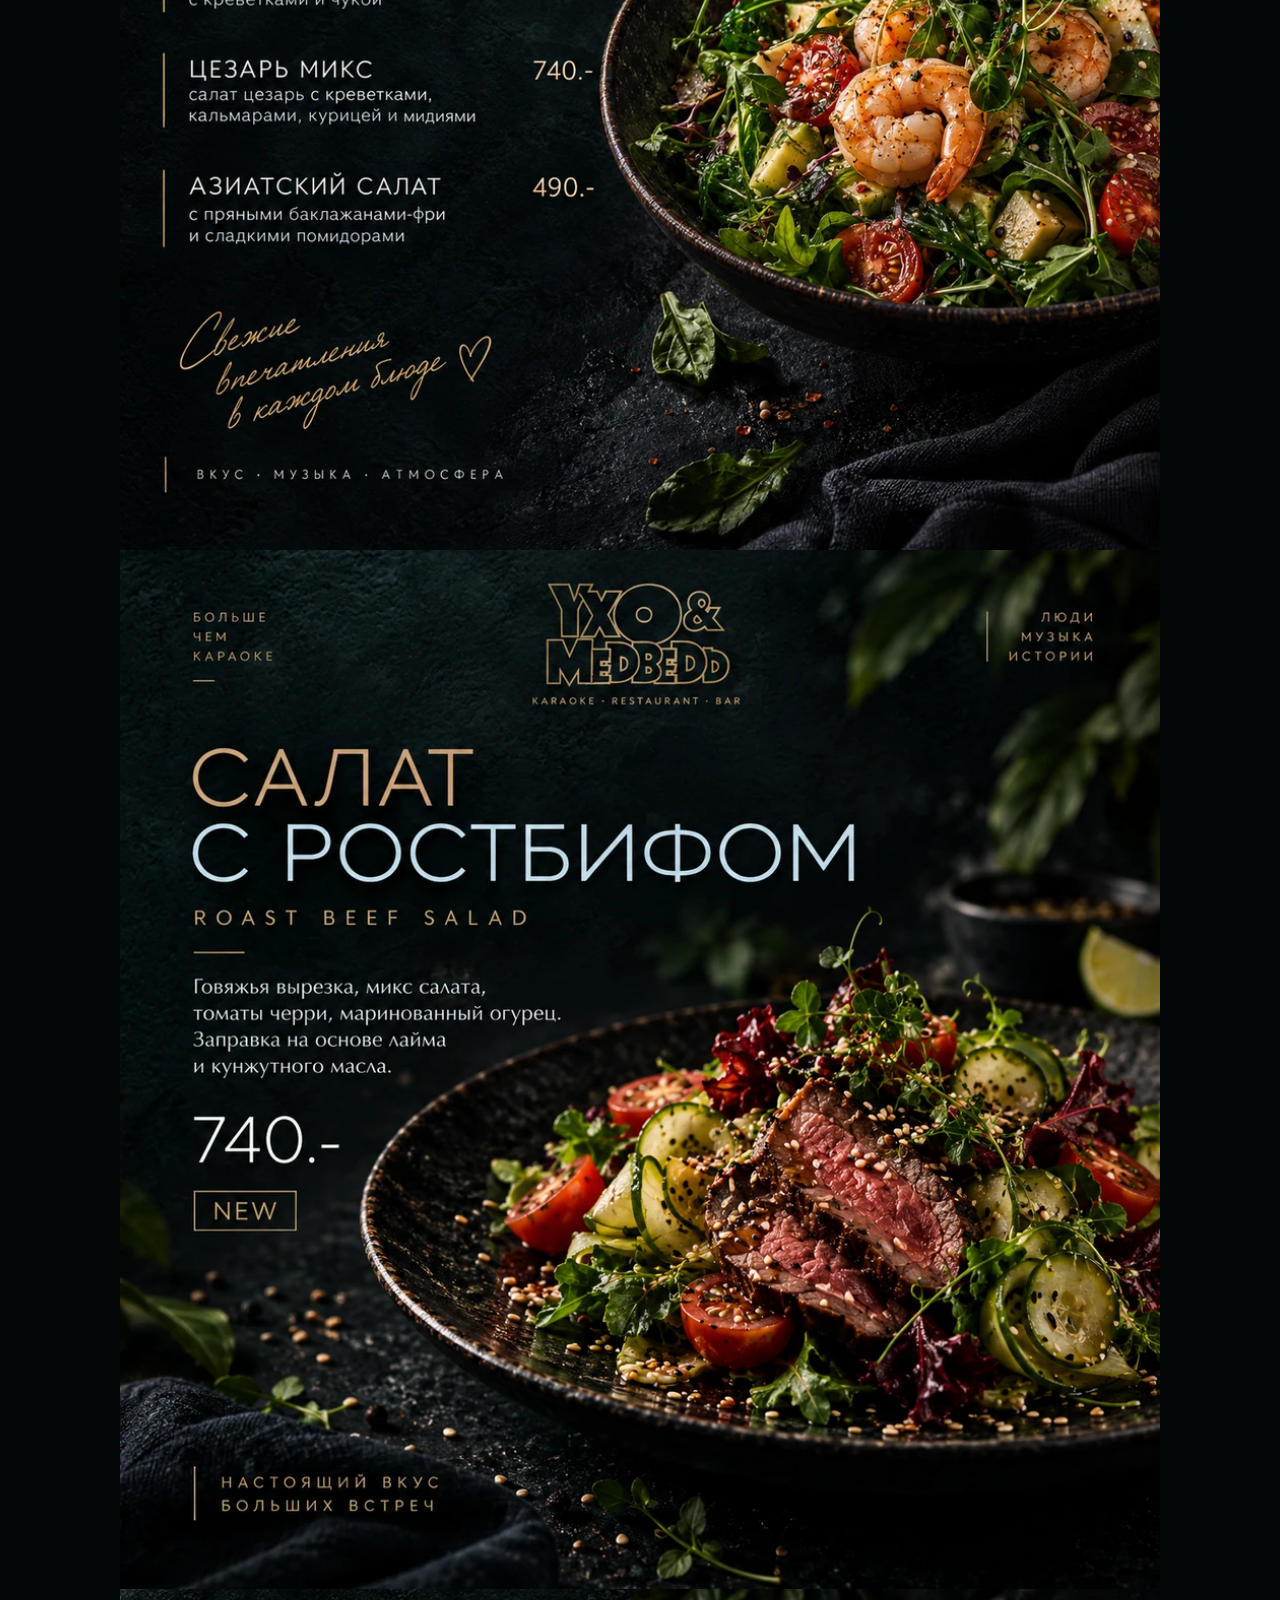
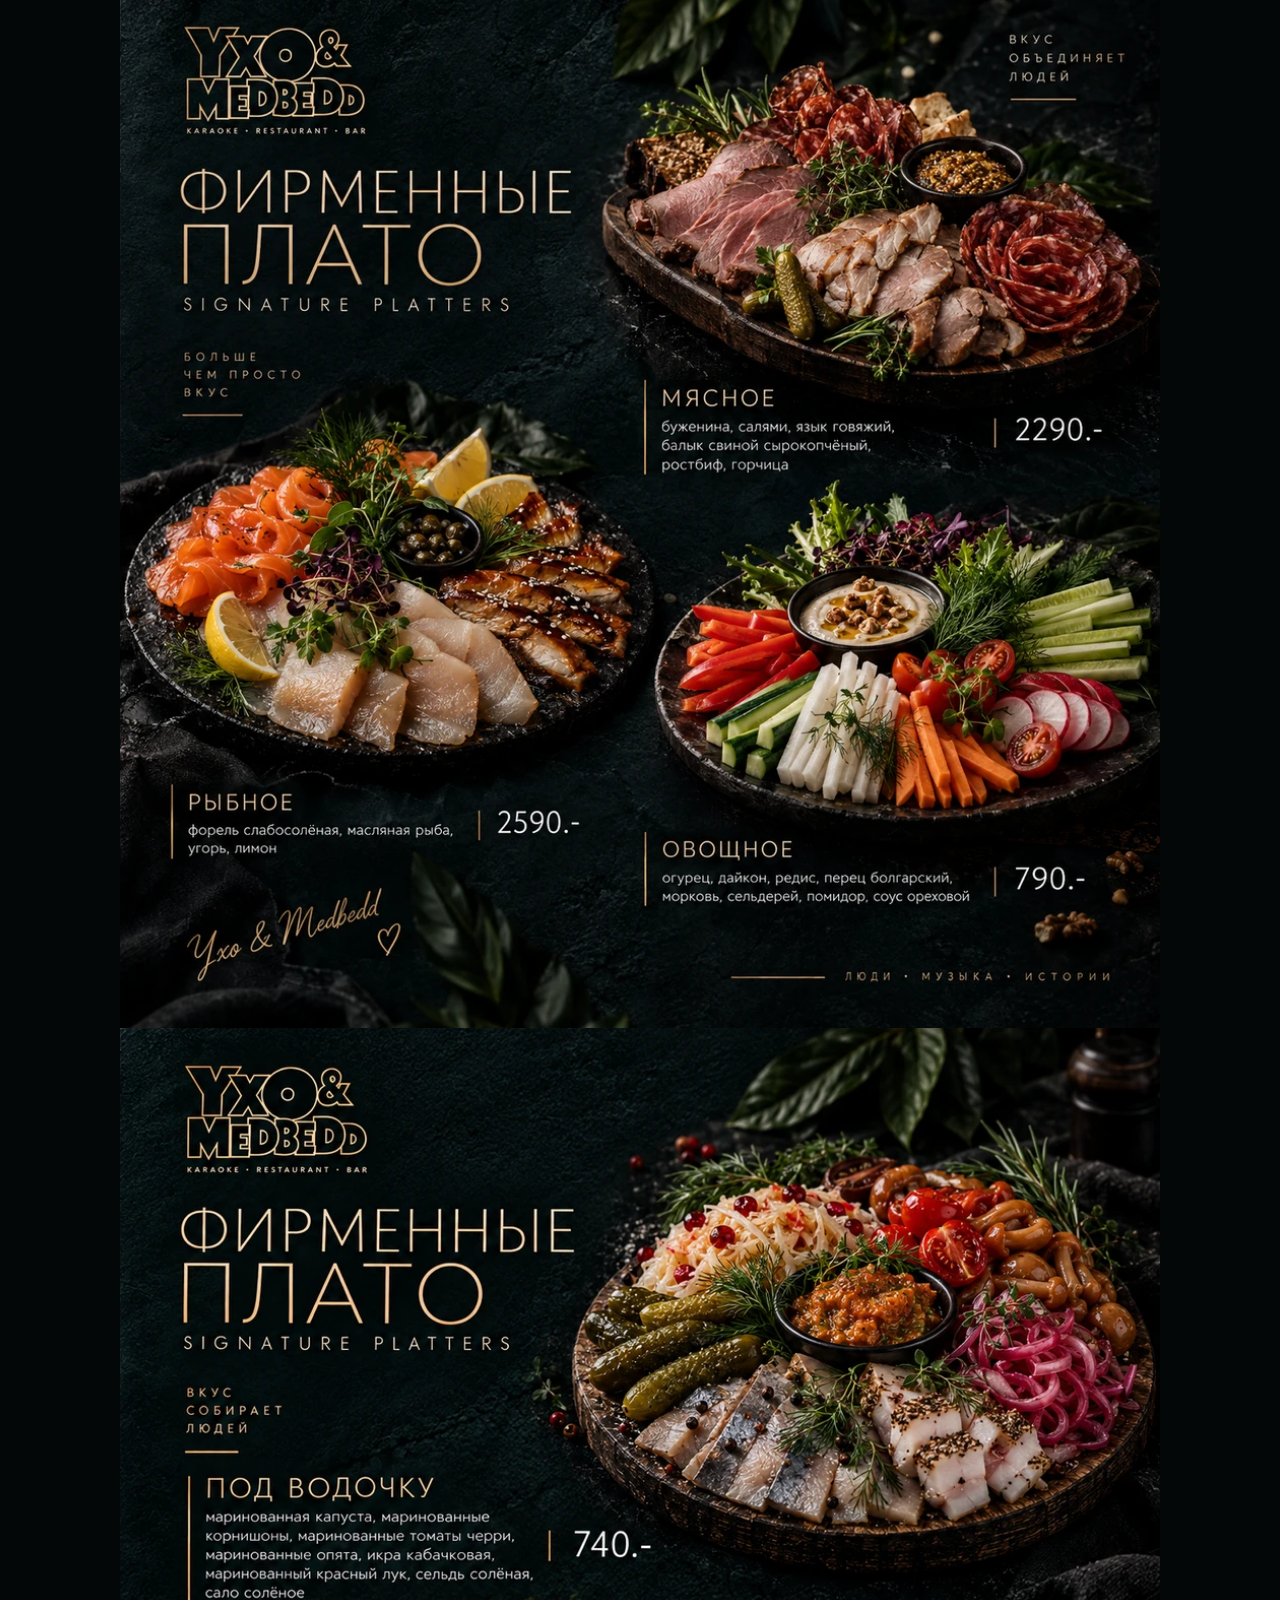
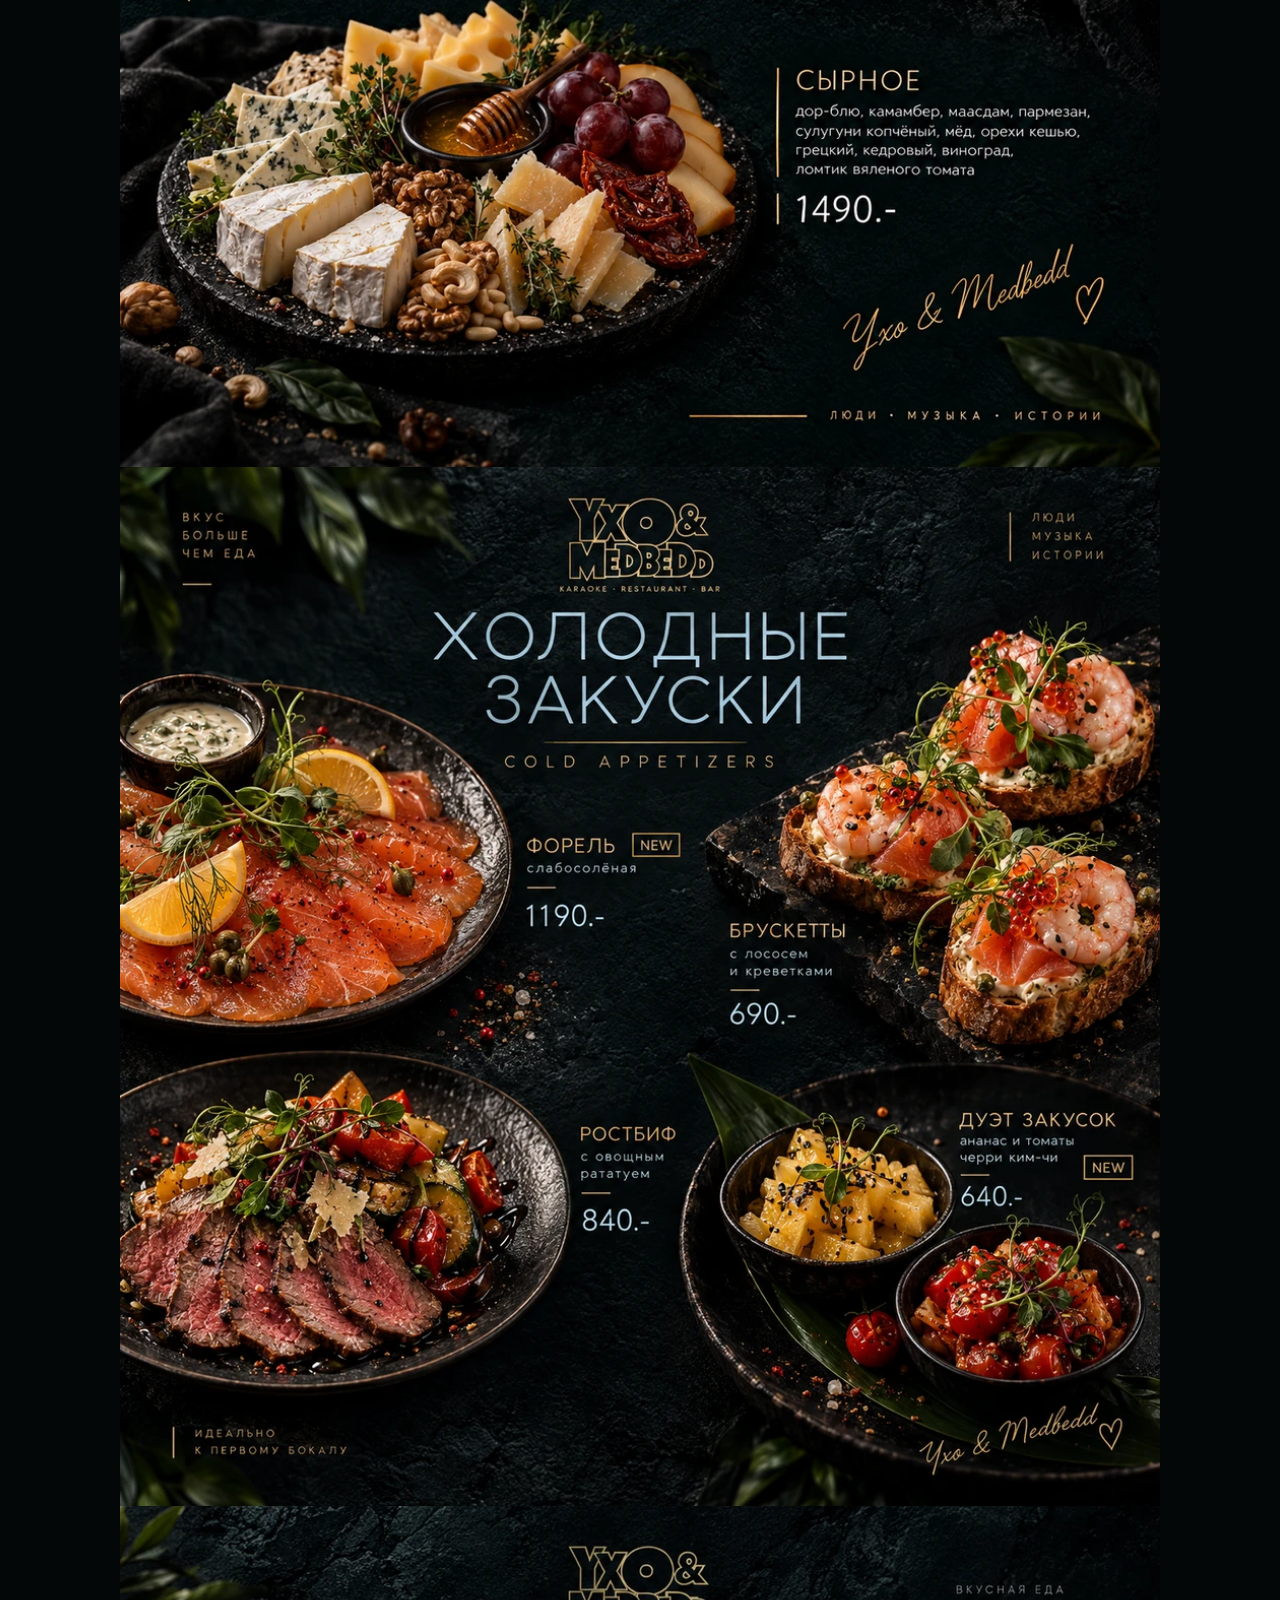
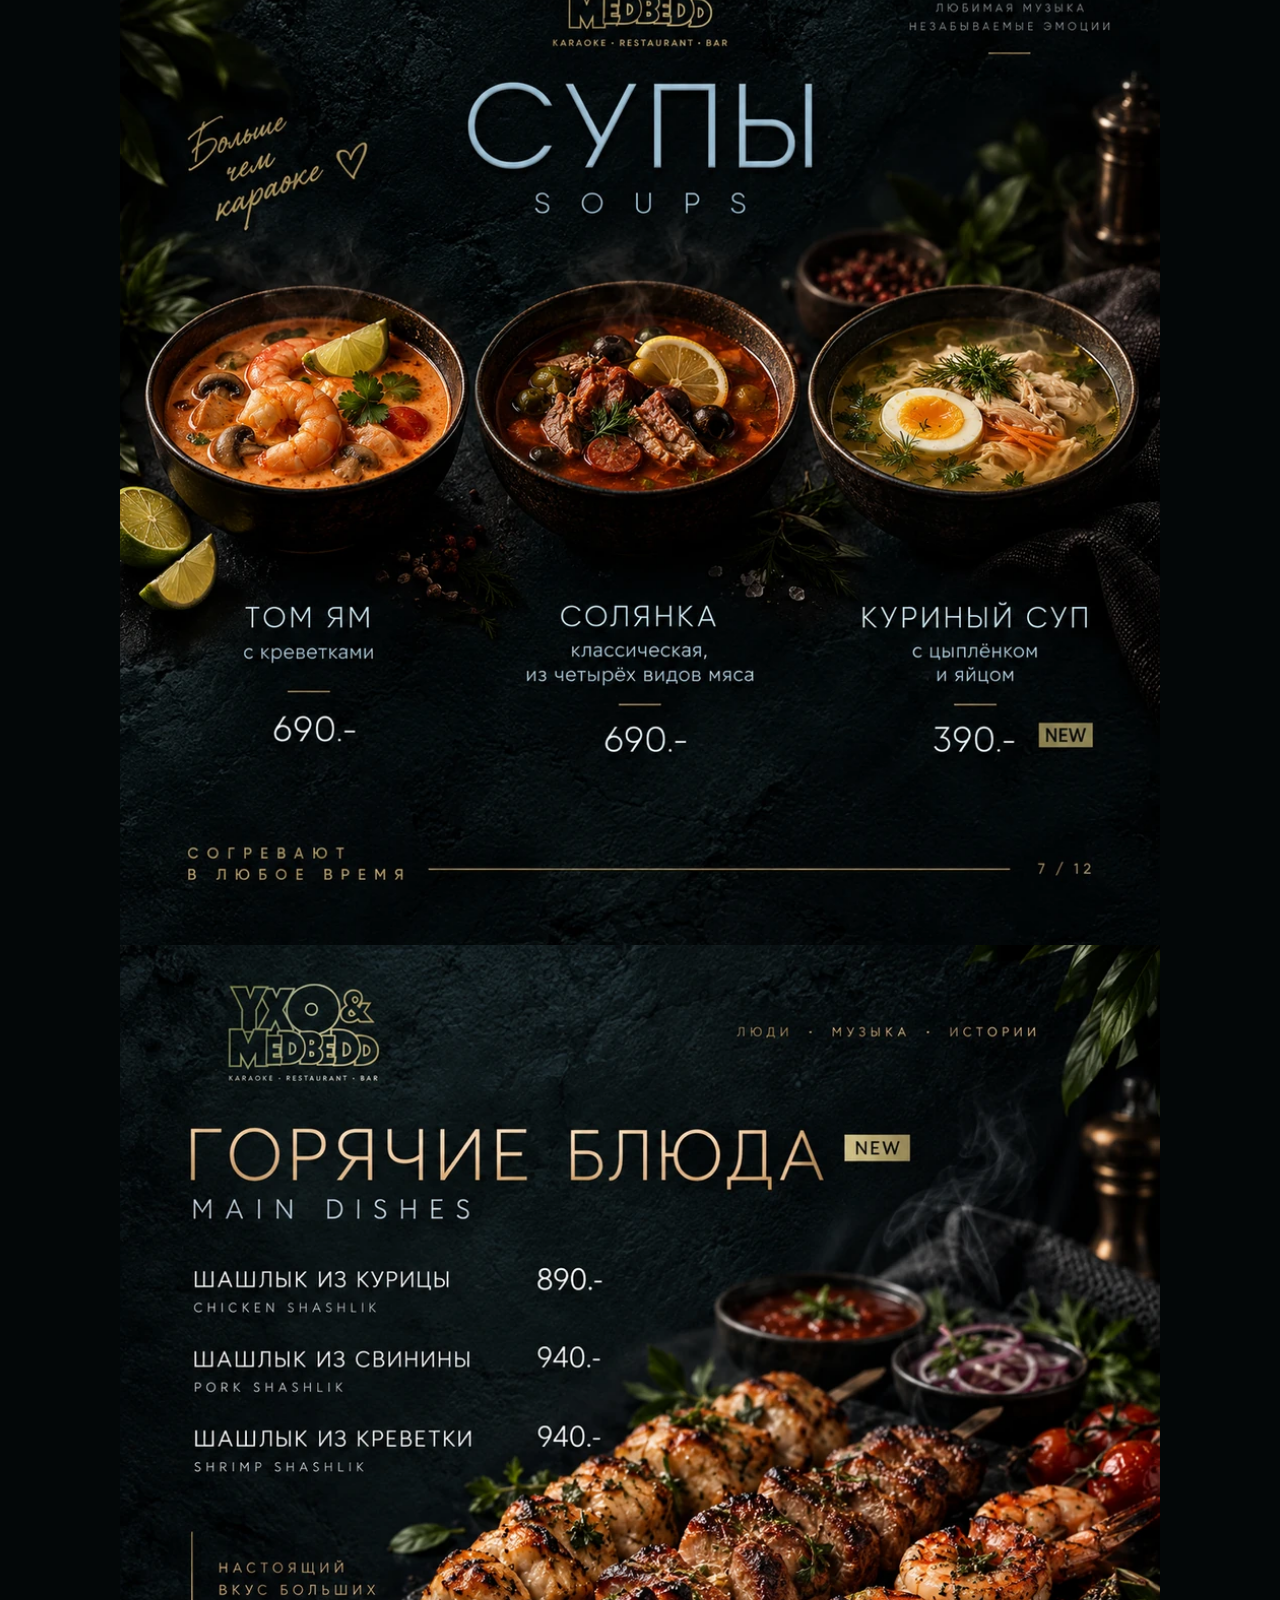
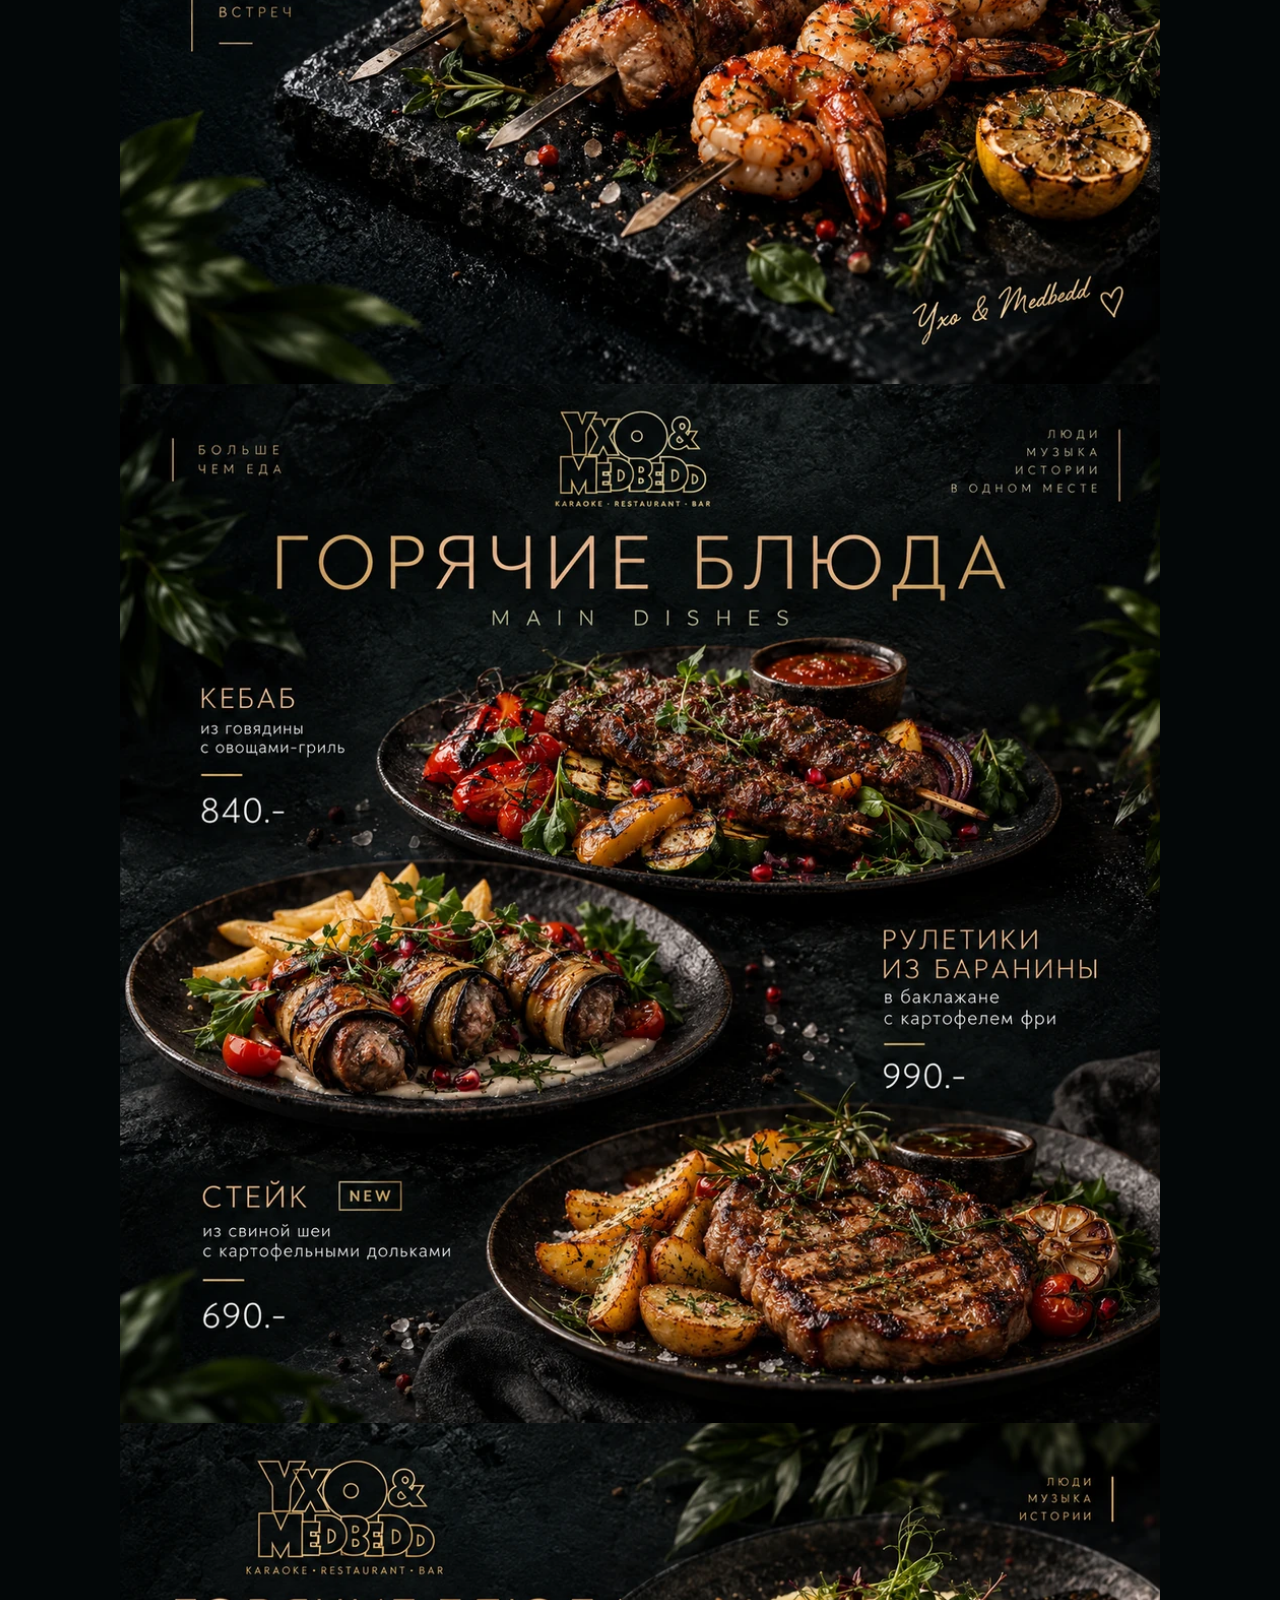
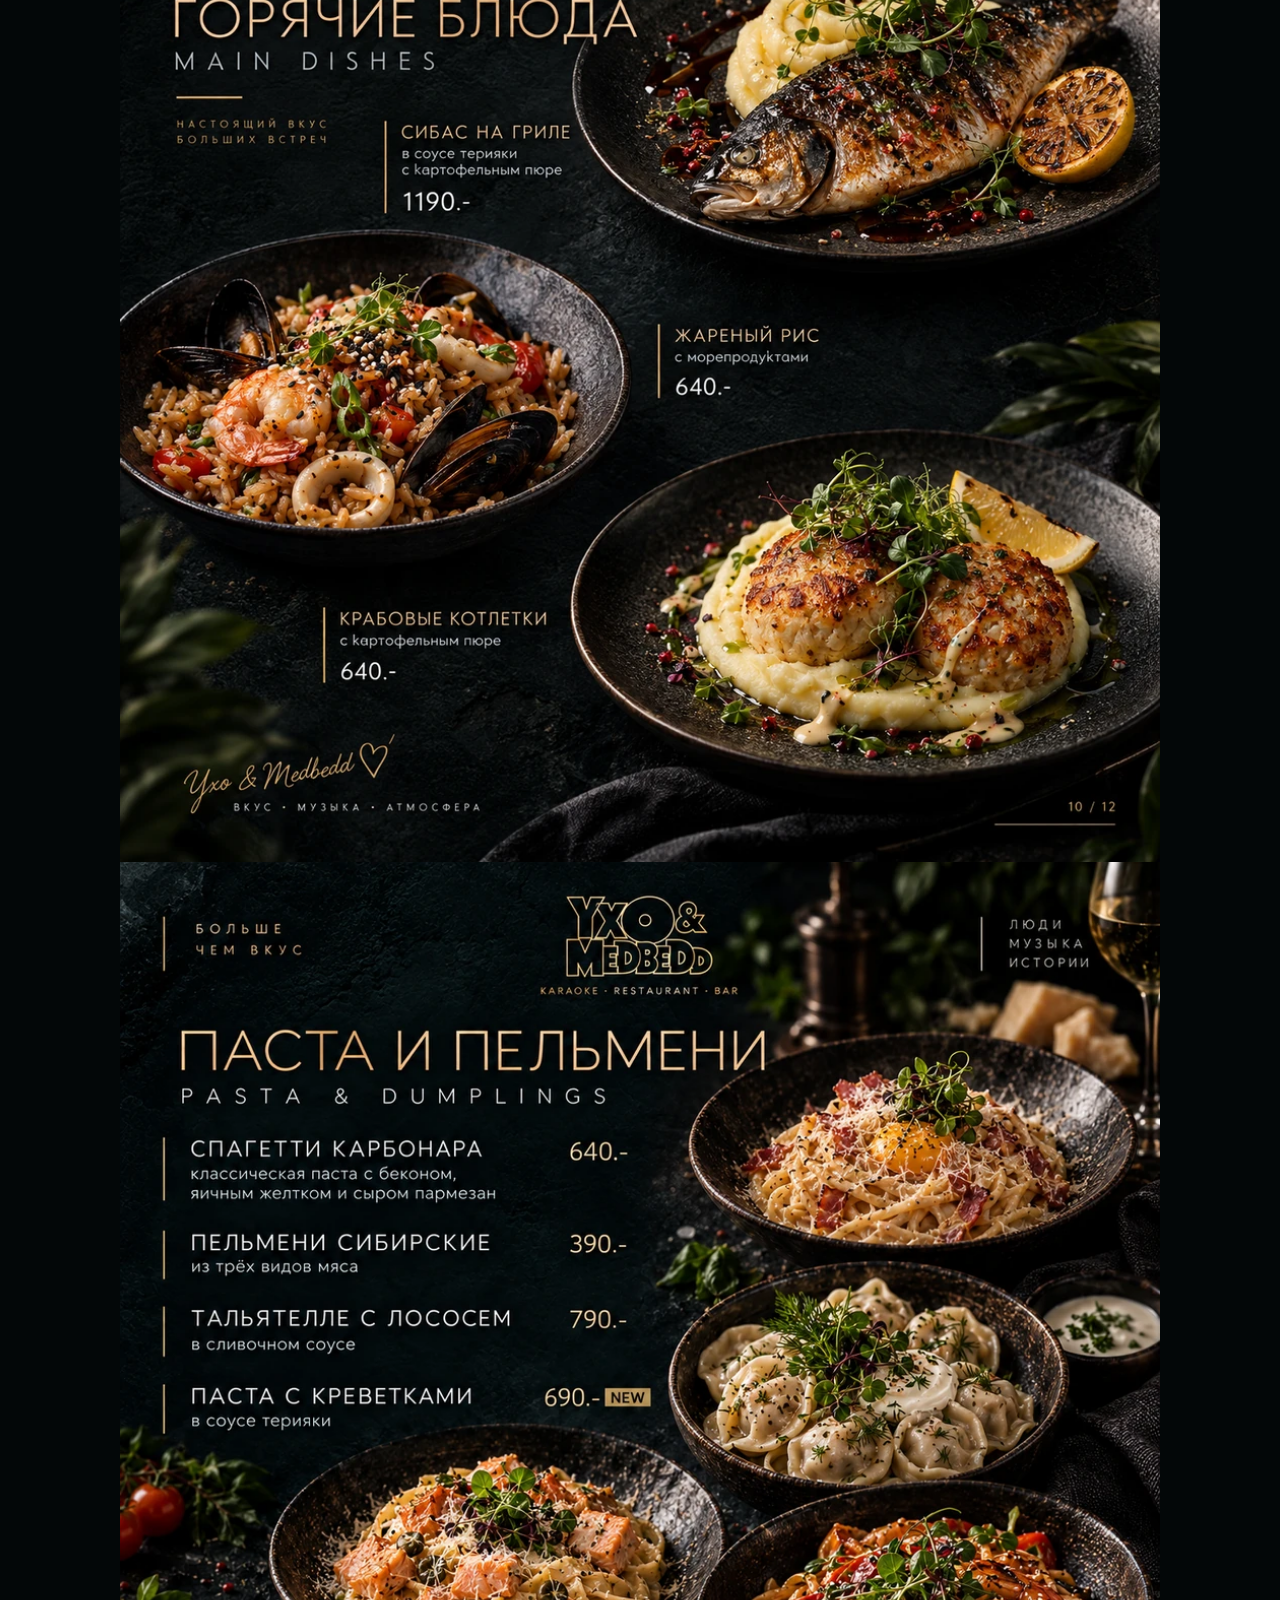
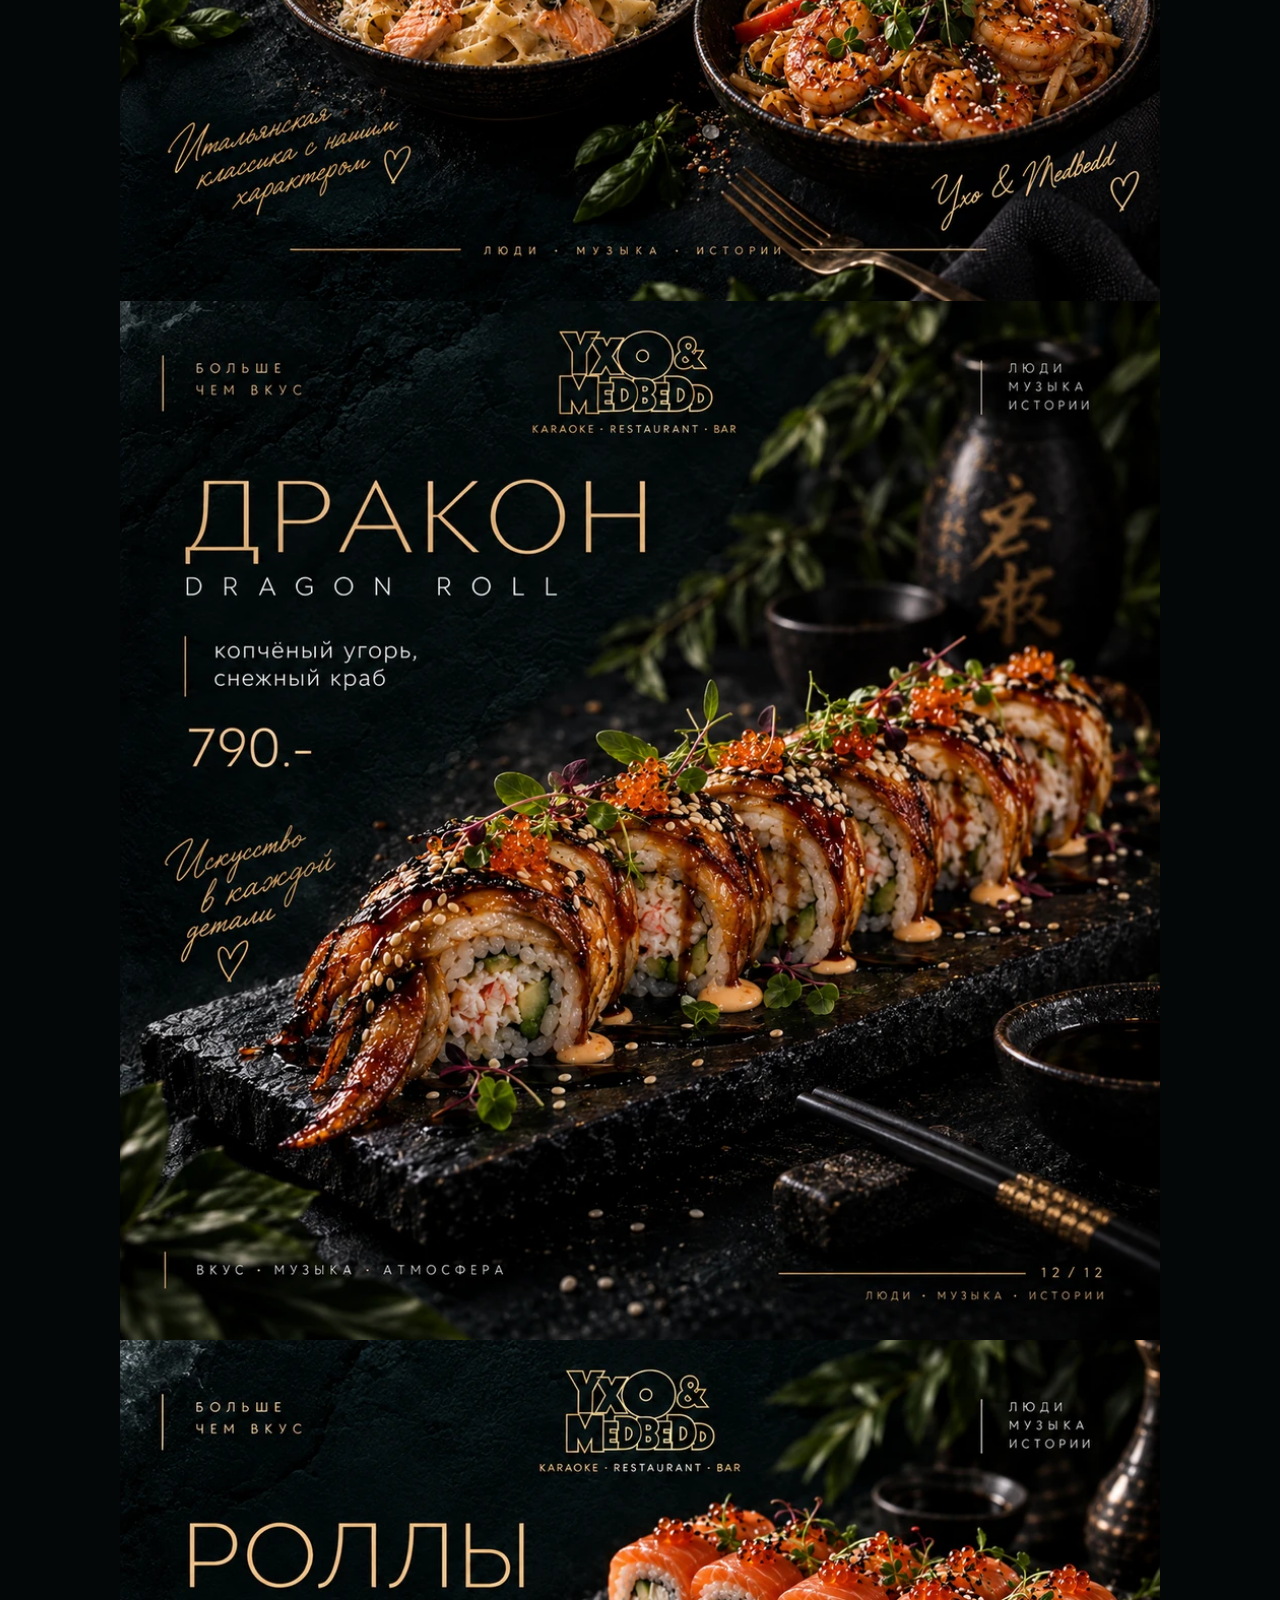
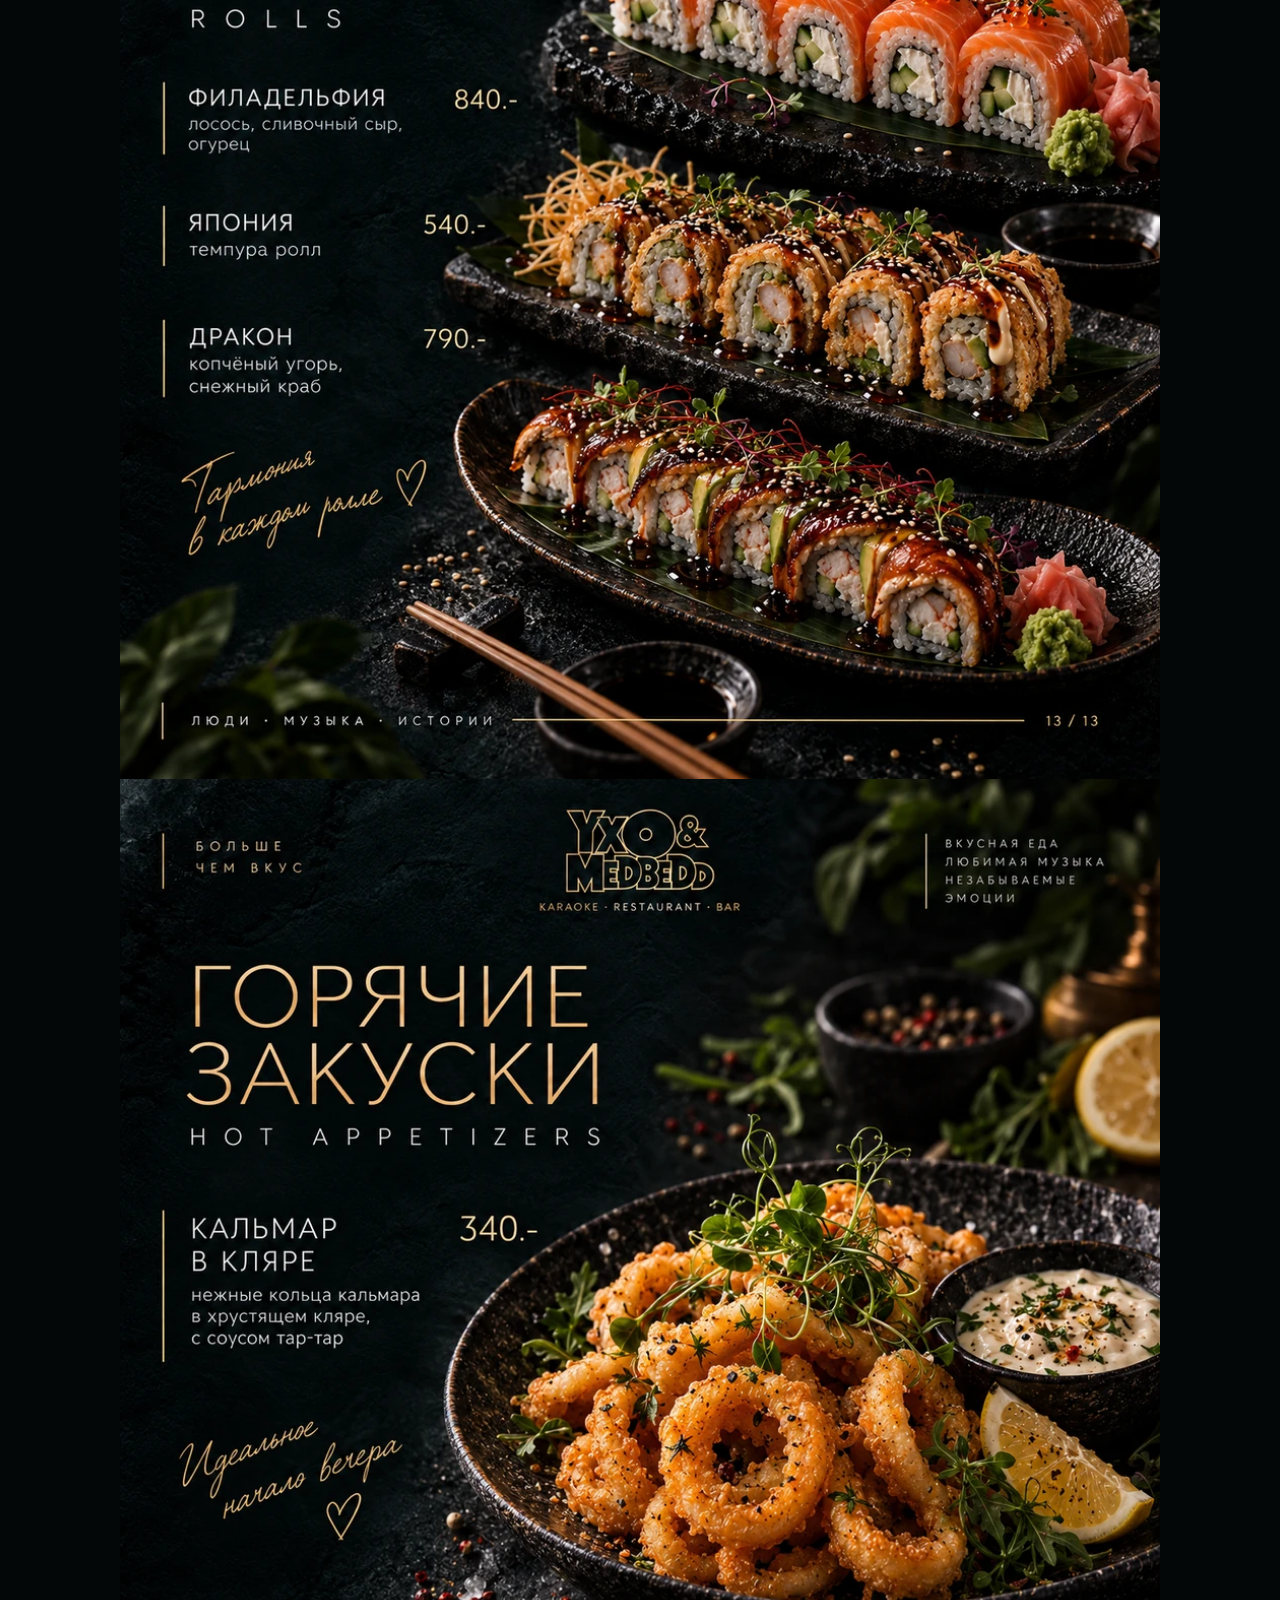
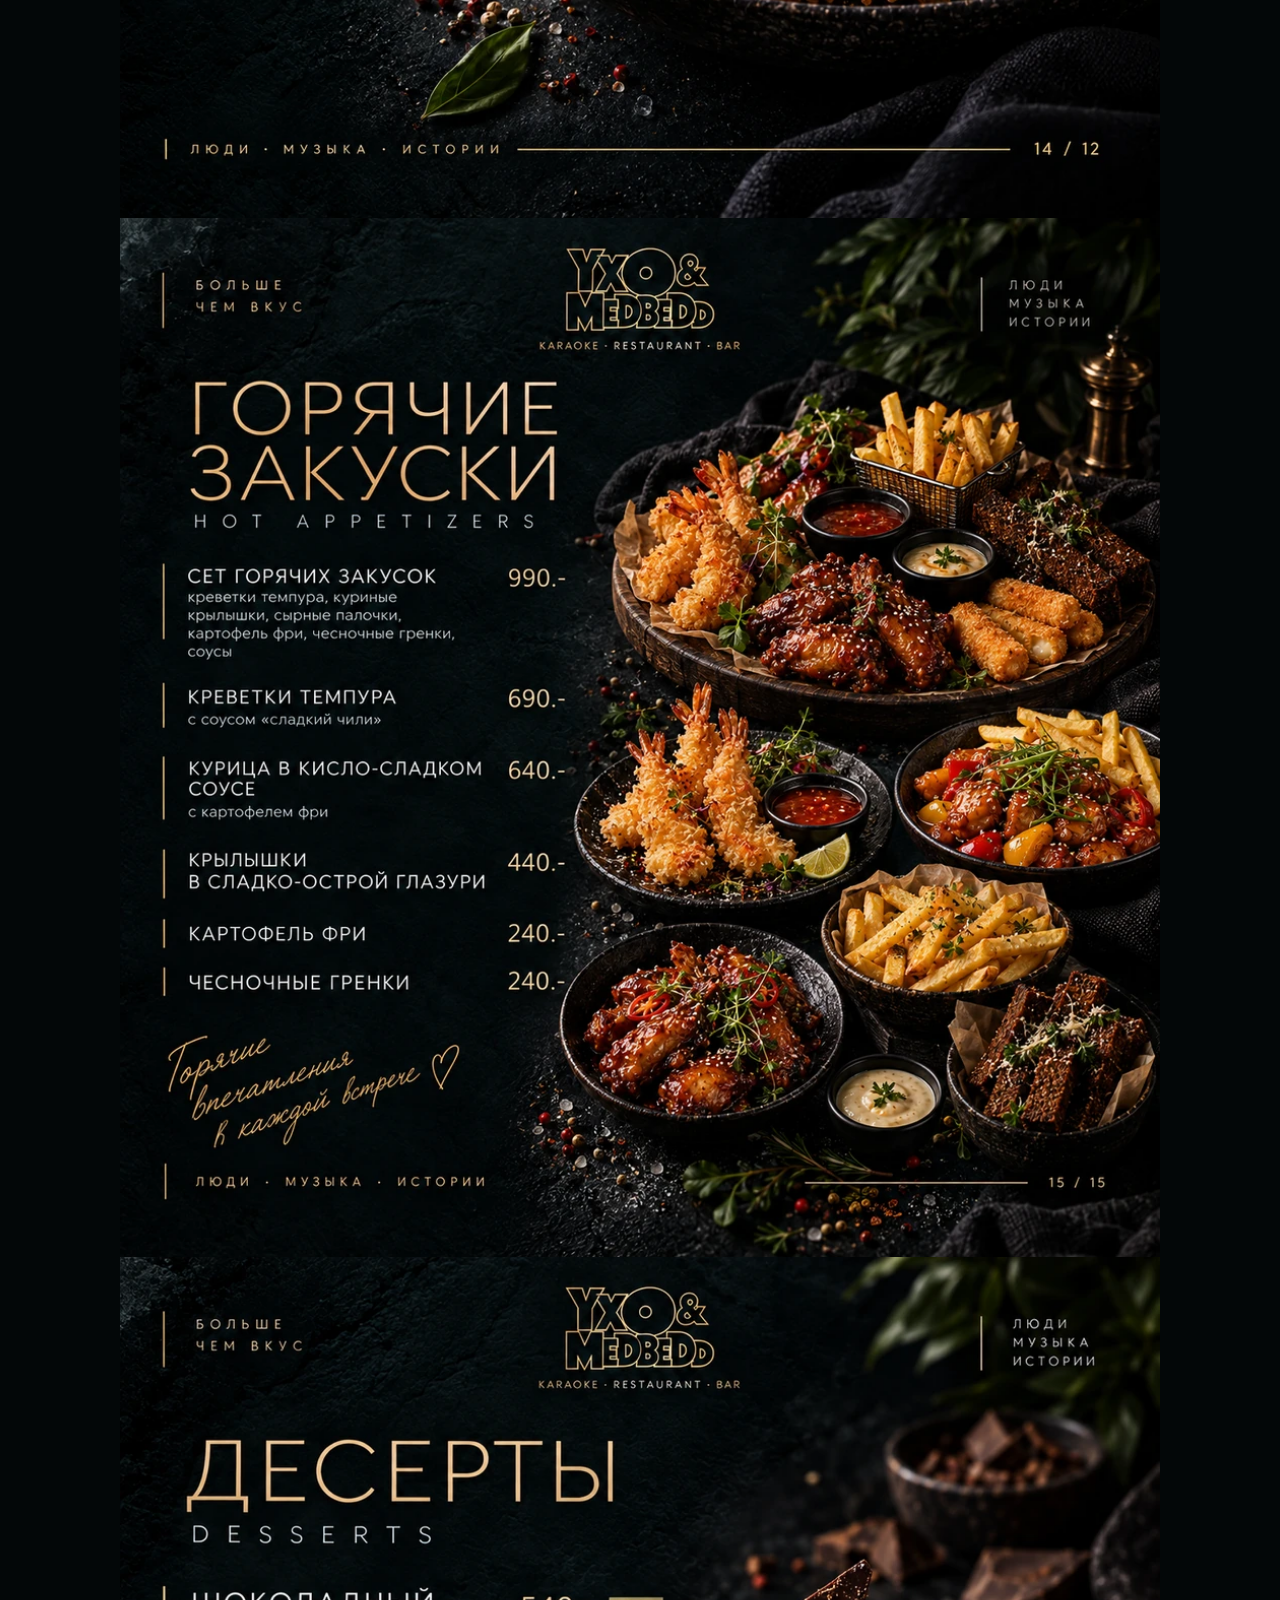
<file: docs/catalog.html>
<!doctype html>
<html lang="ru">
<head>
  <meta charset="utf-8">
  <meta name="viewport" content="width=device-width,initial-scale=1,viewport-fit=cover">
  <meta name="theme-color" content="#050403">
  <meta name="description" content="Меню кухни и барная карта Ухо & Медведь.">
  <title>Меню — Ухо & Медведь</title>
  <link rel="preconnect" href="https://fonts.googleapis.com">
  <link rel="preconnect" href="https://fonts.gstatic.com" crossorigin>
  <link href="https://fonts.googleapis.com/css2?family=Cormorant+Garamond:ital,wght@0,500;0,600;1,500&family=Manrope:wght@400;500;600;700&display=swap" rel="stylesheet">
  <link rel="icon" type="image/png" href="assets/logo-glossy.png">
  <link rel="stylesheet" href="catalog.css?v=mobile-food-fast-v36">
</head>
<body data-catalog-tab="food">
  <header class="catalog-header">
    <a class="catalog-logo" href="index.html" aria-label="На главную"><img src="assets/logo-glossy.png" alt="Ухо & Медведь"></a>
    <div class="catalog-head-actions">
      <a class="button button-secondary button-compact back" href="index.html#menu">На главную</a>
      <a class="button button-primary button-compact book" href="tel:+73832928901">Бронь</a>
    </div>
  </header>

  <main class="catalog-shell">


    <section class="menu-pages-list" id="menuBook" aria-label="Меню кухни">
      <picture class="menu-page-picture">
        <source media="(max-width: 620px)" srcset="assets/menu-book/pages/menu-01.webp?v=36">
        <img src="assets/menu-book/pages-hq/menu-01.webp?v=36" alt="Страница меню 1" loading="eager" fetchpriority="high" decoding="async">
      </picture>
      <picture class="menu-page-picture">
        <source media="(max-width: 620px)" srcset="assets/menu-book/pages/menu-02.webp?v=36">
        <img src="assets/menu-book/pages-hq/menu-02.webp?v=36" alt="Страница меню 2" loading="eager" decoding="async">
      </picture>
      <picture class="menu-page-picture">
        <source media="(max-width: 620px)" srcset="assets/menu-book/pages/menu-03.webp?v=36">
        <img src="assets/menu-book/pages-hq/menu-03.webp?v=36" alt="Страница меню 3" loading="lazy" decoding="async">
      </picture>
      <picture class="menu-page-picture">
        <source media="(max-width: 620px)" srcset="assets/menu-book/pages/menu-04.webp?v=36">
        <img src="assets/menu-book/pages-hq/menu-04.webp?v=36" alt="Страница меню 4" loading="lazy" decoding="async">
      </picture>
      <picture class="menu-page-picture">
        <source media="(max-width: 620px)" srcset="assets/menu-book/pages/menu-05.webp?v=36">
        <img src="assets/menu-book/pages-hq/menu-05.webp?v=36" alt="Страница меню 5" loading="lazy" decoding="async">
      </picture>
      <picture class="menu-page-picture">
        <source media="(max-width: 620px)" srcset="assets/menu-book/pages/menu-06.webp?v=36">
        <img src="assets/menu-book/pages-hq/menu-06.webp?v=36" alt="Страница меню 6" loading="lazy" decoding="async">
      </picture>
      <picture class="menu-page-picture">
        <source media="(max-width: 620px)" srcset="assets/menu-book/pages/menu-07.webp?v=36">
        <img src="assets/menu-book/pages-hq/menu-07.webp?v=36" alt="Страница меню 7" loading="lazy" decoding="async">
      </picture>
      <picture class="menu-page-picture">
        <source media="(max-width: 620px)" srcset="assets/menu-book/pages/menu-08.webp?v=36">
        <img src="assets/menu-book/pages-hq/menu-08.webp?v=36" alt="Страница меню 8" loading="lazy" decoding="async">
      </picture>
      <picture class="menu-page-picture">
        <source media="(max-width: 620px)" srcset="assets/menu-book/pages/menu-09.webp?v=36">
        <img src="assets/menu-book/pages-hq/menu-09.webp?v=36" alt="Страница меню 9" loading="lazy" decoding="async">
      </picture>
      <picture class="menu-page-picture">
        <source media="(max-width: 620px)" srcset="assets/menu-book/pages/menu-10.webp?v=36">
        <img src="assets/menu-book/pages-hq/menu-10.webp?v=36" alt="Страница меню 10" loading="lazy" decoding="async">
      </picture>
      <picture class="menu-page-picture">
        <source media="(max-width: 620px)" srcset="assets/menu-book/pages/menu-11.webp?v=36">
        <img src="assets/menu-book/pages-hq/menu-11.webp?v=36" alt="Страница меню 11" loading="lazy" decoding="async">
      </picture>
      <picture class="menu-page-picture">
        <source media="(max-width: 620px)" srcset="assets/menu-book/pages/menu-12.webp?v=36">
        <img src="assets/menu-book/pages-hq/menu-12.webp?v=36" alt="Страница меню 12" loading="lazy" decoding="async">
      </picture>
      <picture class="menu-page-picture">
        <source media="(max-width: 620px)" srcset="assets/menu-book/pages/menu-13.webp?v=36">
        <img src="assets/menu-book/pages-hq/menu-13.webp?v=36" alt="Страница меню 13" loading="lazy" decoding="async">
      </picture>
      <picture class="menu-page-picture">
        <source media="(max-width: 620px)" srcset="assets/menu-book/pages/menu-14.webp?v=36">
        <img src="assets/menu-book/pages-hq/menu-14.webp?v=36" alt="Страница меню 14" loading="lazy" decoding="async">
      </picture>
      <picture class="menu-page-picture">
        <source media="(max-width: 620px)" srcset="assets/menu-book/pages/menu-15.webp?v=36">
        <img src="assets/menu-book/pages-hq/menu-15.webp?v=36" alt="Страница меню 15" loading="lazy" decoding="async">
      </picture>
      <picture class="menu-page-picture">
        <source media="(max-width: 620px)" srcset="assets/menu-book/pages/menu-16.webp?v=36">
        <img src="assets/menu-book/pages-hq/menu-16.webp?v=36" alt="Страница меню 16" loading="lazy" decoding="async">
      </picture>
      <picture class="menu-page-picture">
        <source media="(max-width: 620px)" srcset="assets/menu-book/pages/menu-17.webp?v=36">
        <img src="assets/menu-book/pages-hq/menu-17.webp?v=36" alt="Страница меню 17" loading="lazy" decoding="async">
      </picture>
      <picture class="menu-page-picture">
        <source media="(max-width: 620px)" srcset="assets/menu-book/pages/menu-18.webp?v=36">
        <img src="assets/menu-book/pages-hq/menu-18.webp?v=36" alt="Страница меню 18" loading="lazy" decoding="async">
      </picture>
    </section>


    <section class="catalog-controls" aria-label="Фильтры меню">
      <label class="search"><span aria-hidden="true">⌕</span><input id="search" type="search" placeholder="Найти блюдо или напиток" autocomplete="off"></label>
      <b id="resultCount"></b>
    </section>
    <nav class="group-nav" id="groupNav" aria-label="Группы напитков"></nav>
    <nav class="category-nav" id="categoryNav" aria-label="Категории меню"></nav>

    <div id="catalog" class="catalog"><section class="catalog-section bar-section" id="cat-beer" data-tab="bar" data-cat="beer" data-title="Пиво" hidden>
    <header class="catalog-section-header"><span>01</span><h2>Пиво</h2></header>
    <div class="items-grid"><article class="menu-item bar" data-search="spaten hell 450 мл пиво">
    <div class="item-copy"><h3>Spaten Hell</h3><p>450 мл</p></div>
    <strong>540 ₽</strong>
  </article>
<article class="menu-item bar" data-search="corona extra 330 мл пиво">
    <div class="item-copy"><h3>Corona Extra</h3><p>330 мл</p></div>
    <strong>680 ₽</strong>
  </article>
<article class="menu-item bar" data-search="abbe blonde 330 мл пиво">
    <div class="item-copy"><h3>Abbe Blonde</h3><p>330 мл</p></div>
    <strong>380 ₽</strong>
  </article>
<article class="menu-item bar" data-search="abbe brune 330 мл пиво">
    <div class="item-copy"><h3>Abbe Brune</h3><p>330 мл</p></div>
    <strong>380 ₽</strong>
  </article>
<article class="menu-item bar" data-search="hoegaarden 440 мл пиво">
    <div class="item-copy"><h3>Hoegaarden</h3><p>440 мл</p></div>
    <strong>620 ₽</strong>
  </article>
<article class="menu-item bar" data-search="stella artois non-alcohol 440 мл пиво">
    <div class="item-copy"><h3>Stella Artois Non-Alcohol</h3><p>440 мл</p></div>
    <strong>480 ₽</strong>
  </article></div>
  </section>
<section class="catalog-section bar-section" id="cat-soft" data-tab="bar" data-cat="soft" data-title="Безалкогольные напитки" hidden>
    <header class="catalog-section-header"><span>02</span><h2>Безалкогольные напитки</h2></header>
    <div class="items-grid"><article class="menu-item bar" data-search="апельсиновый fresh 200 мл безалкогольные напитки">
    <div class="item-copy"><h3>Апельсиновый fresh</h3><p>200 мл</p></div>
    <strong>440 ₽</strong>
  </article>
<article class="menu-item bar" data-search="грейпфрутовый fresh 200 мл безалкогольные напитки">
    <div class="item-copy"><h3>Грейпфрутовый fresh</h3><p>200 мл</p></div>
    <strong>480 ₽</strong>
  </article>
<article class="menu-item bar" data-search="морковный fresh 200 мл безалкогольные напитки">
    <div class="item-copy"><h3>Морковный fresh</h3><p>200 мл</p></div>
    <strong>380 ₽</strong>
  </article>
<article class="menu-item bar" data-search="яблочный fresh 200 мл безалкогольные напитки">
    <div class="item-copy"><h3>Яблочный fresh</h3><p>200 мл</p></div>
    <strong>380 ₽</strong>
  </article>
<article class="menu-item bar" data-search="bonaqua 330 мл безалкогольные напитки">
    <div class="item-copy"><h3>BonAqua</h3><p>330 мл</p></div>
    <strong>340 ₽</strong>
  </article>
<article class="menu-item bar" data-search="shambala 330 мл безалкогольные напитки">
    <div class="item-copy"><h3>Shambala</h3><p>330 мл</p></div>
    <strong>440 ₽</strong>
  </article>
<article class="menu-item bar" data-search="rich cola 330 мл безалкогольные напитки">
    <div class="item-copy"><h3>Rich Cola</h3><p>330 мл</p></div>
    <strong>420 ₽</strong>
  </article>
<article class="menu-item bar" data-search="rich tonic 330 мл безалкогольные напитки">
    <div class="item-copy"><h3>Rich Tonic</h3><p>330 мл</p></div>
    <strong>420 ₽</strong>
  </article>
<article class="menu-item bar" data-search="coca cola original 330 мл безалкогольные напитки">
    <div class="item-copy"><h3>Coca Cola Original</h3><p>330 мл</p></div>
    <strong>580 ₽</strong>
  </article>
<article class="menu-item bar" data-search="red bull 250 мл безалкогольные напитки">
    <div class="item-copy"><h3>Red Bull</h3><p>250 мл</p></div>
    <strong>480 ₽</strong>
  </article>
<article class="menu-item bar" data-search="морс брусничный 200 мл безалкогольные напитки">
    <div class="item-copy"><h3>Морс брусничный</h3><p>200 мл</p></div>
    <strong>220 ₽</strong>
  </article>
<article class="menu-item bar" data-search="сок il primo: апельсин / вишня / томат / яблоко / персик 200 мл безалкогольные напитки">
    <div class="item-copy"><h3>Сок IL PRIMO: апельсин / вишня / томат / яблоко / персик</h3><p>200 мл</p></div>
    <strong>340 ₽</strong>
  </article>
<article class="menu-item bar" data-search="лимонад классический 300 мл безалкогольные напитки">
    <div class="item-copy"><h3>Лимонад классический</h3><p>300 мл</p></div>
    <strong>360 ₽</strong>
  </article>
<article class="menu-item bar" data-search="лимонад арбуз-мята 300 мл безалкогольные напитки">
    <div class="item-copy"><h3>Лимонад арбуз-мята</h3><p>300 мл</p></div>
    <strong>320 ₽</strong>
  </article>
<article class="menu-item bar" data-search="лимонад голубика-смородина 300 мл безалкогольные напитки">
    <div class="item-copy"><h3>Лимонад голубика-смородина</h3><p>300 мл</p></div>
    <strong>320 ₽</strong>
  </article>
<article class="menu-item bar" data-search="мохито б/а 300 мл безалкогольные напитки">
    <div class="item-copy"><h3>Мохито Б/А</h3><p>300 мл</p></div>
    <strong>460 ₽</strong>
  </article>
<article class="menu-item bar" data-search="пина колада б/а 300 мл безалкогольные напитки">
    <div class="item-copy"><h3>Пина Колада Б/А</h3><p>300 мл</p></div>
    <strong>360 ₽</strong>
  </article></div>
  </section>
<section class="catalog-section bar-section" id="cat-coffee-tea" data-tab="bar" data-cat="coffee-tea" data-title="Кофе и чай" hidden>
    <header class="catalog-section-header"><span>03</span><h2>Кофе и чай</h2></header>
    <div class="items-grid"><article class="menu-item bar" data-search="эспрессо / американо  кофе и чай">
    <div class="item-copy"><h3>Эспрессо / Американо</h3></div>
    <strong>240 ₽</strong>
  </article>
<article class="menu-item bar" data-search="латте / капучино  кофе и чай">
    <div class="item-copy"><h3>Латте / Капучино</h3></div>
    <strong>360 ₽</strong>
  </article>
<article class="menu-item bar" data-search="чай чёрный 800 мл кофе и чай">
    <div class="item-copy"><h3>Чай чёрный</h3><p>800 мл</p></div>
    <strong>360 ₽</strong>
  </article>
<article class="menu-item bar" data-search="чай зелёный 800 мл кофе и чай">
    <div class="item-copy"><h3>Чай зелёный</h3><p>800 мл</p></div>
    <strong>360 ₽</strong>
  </article>
<article class="menu-item bar" data-search="молочный улун 800 мл кофе и чай">
    <div class="item-copy"><h3>Молочный улун</h3><p>800 мл</p></div>
    <strong>360 ₽</strong>
  </article>
<article class="menu-item bar" data-search="эрл грей 800 мл кофе и чай">
    <div class="item-copy"><h3>Эрл Грей</h3><p>800 мл</p></div>
    <strong>360 ₽</strong>
  </article>
<article class="menu-item bar" data-search="облепиха-апельсин 800 мл кофе и чай">
    <div class="item-copy"><h3>Облепиха-Апельсин</h3><p>800 мл</p></div>
    <strong>480 ₽</strong>
  </article>
<article class="menu-item bar" data-search="имбирь-грейпфрут 800 мл кофе и чай">
    <div class="item-copy"><h3>Имбирь-Грейпфрут</h3><p>800 мл</p></div>
    <strong>480 ₽</strong>
  </article>
<article class="menu-item bar" data-search="таёжные ягоды 800 мл кофе и чай">
    <div class="item-copy"><h3>Таёжные ягоды</h3><p>800 мл</p></div>
    <strong>480 ₽</strong>
  </article></div>
  </section>
<section class="catalog-section bar-section" id="cat-glass" data-tab="bar" data-cat="glass" data-title="Вина по бокалам" hidden>
    <header class="catalog-section-header"><span>04</span><h2>Вина по бокалам</h2></header>
    <div class="items-grid"><article class="menu-item bar" data-search="alfabeto brut | альфабето брют 125 мл вина по бокалам">
    <div class="item-copy"><h3>Alfabeto Brut | Альфабето Брют</h3><p>125 мл</p></div>
    <strong>580 ₽</strong>
  </article>
<article class="menu-item bar" data-search="alma romana pinot grigio | альма романа пино гриджио 125 мл вина по бокалам">
    <div class="item-copy"><h3>Alma Romana Pinot Grigio | Альма Романа Пино Гриджио</h3><p>125 мл</p></div>
    <strong>640 ₽</strong>
  </article>
<article class="menu-item bar" data-search="sauvignon blanc by golubitskoe estate | совиньон блан от поместье голубицкое 125 мл вина по бокалам">
    <div class="item-copy"><h3>Sauvignon Blanc by Golubitskoe Estate | Совиньон Блан от Поместье Голубицкое</h3><p>125 мл</p></div>
    <strong>740 ₽</strong>
  </article>
<article class="menu-item bar" data-search="bruni montepulciano d&#39;abruzzo | бруни монтепульчано д&#39;абруццо 125 мл вина по бокалам">
    <div class="item-copy"><h3>Bruni Montepulciano d&#39;Abruzzo | Бруни Монтепульчано д&#39;Абруццо</h3><p>125 мл</p></div>
    <strong>840 ₽</strong>
  </article>
<article class="menu-item bar" data-search="kindzmarauli by askaneli brothers | киндзмараули от братьев асканели 125 мл вина по бокалам">
    <div class="item-copy"><h3>Kindzmarauli by Askaneli Brothers | Киндзмараули от Братьев Асканели</h3><p>125 мл</p></div>
    <strong>740 ₽</strong>
  </article></div>
  </section>
<section class="catalog-section bar-section" id="cat-champagne" data-tab="bar" data-cat="champagne" data-title="Шампанское" hidden>
    <header class="catalog-section-header"><span>05</span><h2>Шампанское</h2></header>
    <div class="items-grid"><article class="menu-item bar" data-search="drappier carte d&#39;or brut | драпье карт д&#39;ор брют  шампанское">
    <div class="item-copy"><h3>Drappier Carte d&#39;Or Brut | Драпье Карт д&#39;Ор Брют</h3></div>
    <strong>24 980 ₽</strong>
  </article>
<article class="menu-item bar" data-search="champagne pierre gimonnet &amp; fils rose de blancs 1er cru brut | шампань пьер жимоне э фис розе де блан премье крю брют  шампанское">
    <div class="item-copy"><h3>Champagne Pierre Gimonnet &amp; Fils Rose de Blancs 1er Cru Brut | Шампань Пьер Жимоне э Фис Розе де Блан Премье Крю Брют</h3></div>
    <strong>29 980 ₽</strong>
  </article>
<article class="menu-item bar" data-search="laurent godard ores rose brut | лоран годар оре розе брют  шампанское">
    <div class="item-copy"><h3>Laurent Godard Ores Rose Brut | Лоран Годар Оре Розе Брют</h3></div>
    <strong>21 980 ₽</strong>
  </article></div>
  </section>
<section class="catalog-section bar-section" id="cat-sparkling" data-tab="bar" data-cat="sparkling" data-title="Игристое" hidden>
    <header class="catalog-section-header"><span>06</span><h2>Игристое</h2></header>
    <div class="items-grid"><article class="menu-item bar" data-search="prosecco valdobbiadene superiore by villa sandi | просекко вальдобьядене супериоре  игристое">
    <div class="item-copy"><h3>Prosecco Valdobbiadene Superiore by Villa Sandi | Просекко Вальдобьядене Супериоре</h3></div>
    <strong>5 680 ₽</strong>
  </article>
<article class="menu-item bar" data-search="riesling sekt zimmermann-graeff &amp; müller | рислинг зект циммерманн-граефф &amp; мюллер  игристое">
    <div class="item-copy"><h3>Riesling Sekt Zimmermann-Graeff &amp; Müller | Рислинг Зект Циммерманн-Граефф &amp; Мюллер</h3></div>
    <strong>6 680 ₽</strong>
  </article>
<article class="menu-item bar" data-search="freschello frizzante bianco | фрескелло фризанте бьянко  игристое">
    <div class="item-copy"><h3>Freschello Frizzante Bianco | Фрескелло Фризанте Бьянко</h3></div>
    <strong>4 680 ₽</strong>
  </article>
<article class="menu-item bar" data-search="cava castell llord | кава кастель льорд  игристое">
    <div class="item-copy"><h3>Cava Castell Llord | Кава Кастель Льорд</h3></div>
    <strong>5 440 ₽</strong>
  </article>
<article class="menu-item bar" data-search="bio bio bubbles | био био бабблс  игристое">
    <div class="item-copy"><h3>Bio Bio Bubbles | Био Био Бабблс</h3></div>
    <strong>5 880 ₽</strong>
  </article>
<article class="menu-item bar" data-search="martini prosecco rose | мартини просекко розе  игристое">
    <div class="item-copy"><h3>Martini Prosecco Rose | Мартини Просекко Розе</h3></div>
    <strong>4 680 ₽</strong>
  </article>
<article class="menu-item bar" data-search="tete de cheval brut | тет де шеваль брют  игристое">
    <div class="item-copy"><h3>Tete de Cheval Brut | Тет де шеваль Брют</h3></div>
    <strong>4 980 ₽</strong>
  </article>
<article class="menu-item bar" data-search="montevi dolce | монтеви дольче, полусладкое  игристое">
    <div class="item-copy"><h3>Montevi Dolce | Монтеви Дольче, полусладкое</h3></div>
    <strong>3 980 ₽</strong>
  </article>
<article class="menu-item bar" data-search="asti perlino | асти перлино, сладкое  игристое">
    <div class="item-copy"><h3>Asti Perlino | Асти Перлино, сладкое</h3></div>
    <strong>6 640 ₽</strong>
  </article>
<article class="menu-item bar" data-search="tete de cheval brut rose | тет де шеваль брют розе  игристое">
    <div class="item-copy"><h3>Tete de Cheval Brut Rose | Тет де шеваль Брют Розе</h3></div>
    <strong>5 480 ₽</strong>
  </article></div>
  </section>
<section class="catalog-section bar-section" id="cat-wine-color" data-tab="bar" data-cat="wine-color" data-title="Оранжевое и розовое" hidden>
    <header class="catalog-section-header"><span>07</span><h2>Оранжевое и розовое</h2></header>
    <div class="items-grid"><article class="menu-item bar" data-search="rkatsiteli orange by esse | ркацетели оранжевое  оранжевое и розовое">
    <div class="item-copy"><h3>Rkatsiteli Orange by Esse | Ркацетели Оранжевое</h3></div>
    <strong>4 680 ₽</strong>
  </article>
<article class="menu-item bar" data-search="paddle creek riesling rose | паддл крик рислинг розе  оранжевое и розовое">
    <div class="item-copy"><h3>Paddle Creek Riesling Rose | Паддл Крик Рислинг Розе</h3></div>
    <strong>6 980 ₽</strong>
  </article>
<article class="menu-item bar" data-search="alla moda pinot grigio rose | алла мода пино гриджио розе  оранжевое и розовое">
    <div class="item-copy"><h3>Alla Moda Pinot Grigio Rose | Алла Мода Пино Гриджио Розе</h3></div>
    <strong>3 480 ₽</strong>
  </article></div>
  </section>
<section class="catalog-section bar-section" id="cat-white-wine" data-tab="bar" data-cat="white-wine" data-title="Белое вино" hidden>
    <header class="catalog-section-header"><span>08</span><h2>Белое вино</h2></header>
    <div class="items-grid"><article class="menu-item bar" data-search="sauvignon blanc by golubitskoe estate | совиньон блан от поместье голубицкое  белое вино">
    <div class="item-copy"><h3>Sauvignon Blanc by Golubitskoe Estate | Совиньон Блан от Поместье Голубицкое</h3></div>
    <strong>4 980 ₽</strong>
  </article>
<article class="menu-item bar" data-search="jardin de la taur marsanne sauvignon blanc | жарден де ла тор марсан совиньон блан  белое вино">
    <div class="item-copy"><h3>Jardin de la Taur Marsanne Sauvignon Blanc | Жарден де ла Тор Марсан Совиньон Блан</h3></div>
    <strong>4 280 ₽</strong>
  </article>
<article class="menu-item bar" data-search="cielo pinot grigio delle venezie | чело пино гриджо делле венецие  белое вино">
    <div class="item-copy"><h3>Cielo Pinot Grigio Delle Venezie | Чело Пино Гриджо Делле Венецие</h3></div>
    <strong>4 280 ₽</strong>
  </article>
<article class="menu-item bar" data-search="cielo frescello bianco | сиело фрескело бьянко  белое вино">
    <div class="item-copy"><h3>Cielo Frescello Bianco | Сиело Фрескело Бьянко</h3></div>
    <strong>3 980 ₽</strong>
  </article>
<article class="menu-item bar" data-search="rigo rigo chenin blanc | риго риго шенен блан  белое вино">
    <div class="item-copy"><h3>Rigo Rigo Chenin Blanc | Риго Риго Шенен Блан</h3></div>
    <strong>3 880 ₽</strong>
  </article>
<article class="menu-item bar" data-search="trapiche sauvignon blanc | трапиче совиньон блан  белое вино">
    <div class="item-copy"><h3>Trapiche Sauvignon Blanc | Трапиче Совиньон Блан</h3></div>
    <strong>4 880 ₽</strong>
  </article>
<article class="menu-item bar" data-search="medusa albarino | медуса альбариньо  белое вино">
    <div class="item-copy"><h3>Medusa Albarino | Медуса Альбариньо</h3></div>
    <strong>7 980 ₽</strong>
  </article>
<article class="menu-item bar" data-search="point gruner veltliner | нигл поинт грюнер вельтлинер  белое вино">
    <div class="item-copy"><h3>Point Gruner Veltliner | Нигл Поинт Грюнер Вельтлинер</h3></div>
    <strong>7 980 ₽</strong>
  </article>
<article class="menu-item bar" data-search="pfefferer | пфефферер  белое вино">
    <div class="item-copy"><h3>PFEFFERER | Пфефферер</h3></div>
    <strong>7 980 ₽</strong>
  </article>
<article class="menu-item bar" data-search="gavi la scolca | гави ла сколька  белое вино">
    <div class="item-copy"><h3>Gavi La Scolca | Гави Ла Сколька</h3></div>
    <strong>10 980 ₽</strong>
  </article>
<article class="menu-item bar" data-search="gruner veltliner berg koing | грюнер вельтлинер берг кёних  белое вино">
    <div class="item-copy"><h3>Gruner Veltliner Berg Koing | Грюнер Вельтлинер Берг Кёних</h3></div>
    <strong>4 980 ₽</strong>
  </article>
<article class="menu-item bar" data-search="taka sauvignon blanc | така совиньон блан  белое вино">
    <div class="item-copy"><h3>Taka Sauvignon Blanc | Така Совиньон Блан</h3></div>
    <strong>5 980 ₽</strong>
  </article></div>
  </section>
<section class="catalog-section bar-section" id="cat-red-wine" data-tab="bar" data-cat="red-wine" data-title="Красное вино" hidden>
    <header class="catalog-section-header"><span>09</span><h2>Красное вино</h2></header>
    <div class="items-grid"><article class="menu-item bar" data-search="cabernet sauvignon by golubitskoe estate | каберне совиньон от поместье голубицкое  красное вино">
    <div class="item-copy"><h3>Cabernet Sauvignon by Golubitskoe Estate | Каберне Совиньон от Поместье Голубицкое</h3></div>
    <strong>4 980 ₽</strong>
  </article>
<article class="menu-item bar" data-search="merlo by golubitskoe estate | мерло от поместье голубицкое  красное вино">
    <div class="item-copy"><h3>Merlo by Golubitskoe Estate | Мерло от Поместье Голубицкое</h3></div>
    <strong>4 980 ₽</strong>
  </article>
<article class="menu-item bar" data-search="kindzmarauli by askaneli brothers | киндзмараули от братьев асканели  красное вино">
    <div class="item-copy"><h3>Kindzmarauli by Askaneli Brothers | Киндзмараули от Братьев Асканели</h3></div>
    <strong>4 440 ₽</strong>
  </article>
<article class="menu-item bar" data-search="fortius roble | фортиус робле  красное вино">
    <div class="item-copy"><h3>Fortius Roble | Фортиус Робле</h3></div>
    <strong>4 440 ₽</strong>
  </article>
<article class="menu-item bar" data-search="trapiche malbec | трапиче мальбек  красное вино">
    <div class="item-copy"><h3>Trapiche Malbec | Трапиче Мальбек</h3></div>
    <strong>4 440 ₽</strong>
  </article>
<article class="menu-item bar" data-search="jardin de la taur grenache syrah | жарден де ла тор гренаш сира  красное вино">
    <div class="item-copy"><h3>Jardin de la Taur Grenache Syrah | Жарден де ла Тор Гренаш Сира</h3></div>
    <strong>4 440 ₽</strong>
  </article>
<article class="menu-item bar" data-search="chianti conti serristori | кьянти конти серристори  красное вино">
    <div class="item-copy"><h3>Chianti Conti Serristori | Кьянти Конти Серристори</h3></div>
    <strong>4 980 ₽</strong>
  </article>
<article class="menu-item bar" data-search="primasole primitivo puglia | примасоле примитиво апулия  красное вино">
    <div class="item-copy"><h3>Primasole Primitivo Puglia | Примасоле Примитиво Апулия</h3></div>
    <strong>5 680 ₽</strong>
  </article>
<article class="menu-item bar" data-search="sassi chiusi toscana | сасси кьюзи тоскана  красное вино">
    <div class="item-copy"><h3>Sassi Chiusi Toscana | Сасси Кьюзи Тоскана</h3></div>
    <strong>14 980 ₽</strong>
  </article>
<article class="menu-item bar" data-search="domini veneti valpolicella classico | домини венети вальполичелла классико  красное вино">
    <div class="item-copy"><h3>Domini Veneti Valpolicella Classico | Домини Венети Вальполичелла Классико</h3></div>
    <strong>9 980 ₽</strong>
  </article>
<article class="menu-item bar" data-search="barolo mauro molino | бароло мауро молино  красное вино">
    <div class="item-copy"><h3>Barolo Mauro Molino | Бароло Мауро Молино</h3></div>
    <strong>24 980 ₽</strong>
  </article>
<article class="menu-item bar" data-search="altitud by alto horizonte | алтитьюд от альто горизонте  красное вино">
    <div class="item-copy"><h3>Altitud by Alto Horizonte | Алтитьюд от Альто Горизонте</h3></div>
    <strong>9 980 ₽</strong>
  </article>
<article class="menu-item bar" data-search="paddleboard cellars zinfandel | падлборд селлез зинфандель  красное вино">
    <div class="item-copy"><h3>Paddleboard Cellars Zinfandel | Падлборд Селлез Зинфандель</h3></div>
    <strong>6 980 ₽</strong>
  </article></div>
  </section>
<section class="catalog-section bar-section" id="cat-cocktails" data-tab="bar" data-cat="cocktails" data-title="Коктейли" hidden>
    <header class="catalog-section-header"><span>10</span><h2>Коктейли</h2></header>
    <div class="items-grid"><article class="menu-item bar" data-search="б-52  коктейли">
    <div class="item-copy"><h3>Б-52</h3></div>
    <strong>480 ₽</strong>
  </article>
<article class="menu-item bar" data-search="long island ice tea  коктейли">
    <div class="item-copy"><h3>Long Island Ice Tea</h3></div>
    <strong>980 ₽</strong>
  </article>
<article class="menu-item bar" data-search="aperol spritz  коктейли">
    <div class="item-copy"><h3>Aperol Spritz</h3></div>
    <strong>880 ₽</strong>
  </article>
<article class="menu-item bar" data-search="negroni  коктейли">
    <div class="item-copy"><h3>Negroni</h3></div>
    <strong>740 ₽</strong>
  </article>
<article class="menu-item bar" data-search="martini fiero&amp;tonic  коктейли">
    <div class="item-copy"><h3>Martini Fiero&amp;Tonic</h3></div>
    <strong>580 ₽</strong>
  </article>
<article class="menu-item bar" data-search="martini fiero&amp;tonic set три коктейля коктейли">
    <div class="item-copy"><h3>Martini Fiero&amp;Tonic SET</h3><p>три коктейля</p></div>
    <strong>1 160 ₽</strong>
  </article>
<article class="menu-item bar" data-search="beluga botanicals pear&amp;tonic  коктейли">
    <div class="item-copy"><h3>Beluga Botanicals Pear&amp;Tonic</h3></div>
    <strong>780 ₽</strong>
  </article>
<article class="menu-item bar" data-search="beluga botanicals rose&amp;tonic  коктейли">
    <div class="item-copy"><h3>Beluga Botanicals Rose&amp;Tonic</h3></div>
    <strong>780 ₽</strong>
  </article>
<article class="menu-item bar" data-search="beluga botanicals cucumber&amp;tonic  коктейли">
    <div class="item-copy"><h3>Beluga Botanicals Cucumber&amp;Tonic</h3></div>
    <strong>780 ₽</strong>
  </article>
<article class="menu-item bar" data-search="old fashioned  коктейли">
    <div class="item-copy"><h3>Old Fashioned</h3></div>
    <strong>740 ₽</strong>
  </article>
<article class="menu-item bar" data-search="whiskey sour  коктейли">
    <div class="item-copy"><h3>Whiskey Sour</h3></div>
    <strong>880 ₽</strong>
  </article>
<article class="menu-item bar" data-search="whiskey&amp;cola  коктейли">
    <div class="item-copy"><h3>Whiskey&amp;Cola</h3></div>
    <strong>680 ₽</strong>
  </article>
<article class="menu-item bar" data-search="daiquiri  коктейли">
    <div class="item-copy"><h3>Daiquiri</h3></div>
    <strong>680 ₽</strong>
  </article>
<article class="menu-item bar" data-search="mai-tai  коктейли">
    <div class="item-copy"><h3>Mai-Tai</h3></div>
    <strong>740 ₽</strong>
  </article>
<article class="menu-item bar" data-search="mojito  коктейли">
    <div class="item-copy"><h3>Mojito</h3></div>
    <strong>680 ₽</strong>
  </article>
<article class="menu-item bar" data-search="oakheart&amp;cola  коктейли">
    <div class="item-copy"><h3>Oakheart&amp;Cola</h3></div>
    <strong>640 ₽</strong>
  </article>
<article class="menu-item bar" data-search="pina colada  коктейли">
    <div class="item-copy"><h3>Pina Colada</h3></div>
    <strong>640 ₽</strong>
  </article>
<article class="menu-item bar" data-search="margarita  коктейли">
    <div class="item-copy"><h3>Margarita</h3></div>
    <strong>840 ₽</strong>
  </article>
<article class="menu-item bar" data-search="paloma  коктейли">
    <div class="item-copy"><h3>Paloma</h3></div>
    <strong>780 ₽</strong>
  </article>
<article class="menu-item bar" data-search="broom pink tonic  коктейли">
    <div class="item-copy"><h3>Broom Pink Tonic</h3></div>
    <strong>560 ₽</strong>
  </article>
<article class="menu-item bar" data-search="bombay&amp;tonic  коктейли">
    <div class="item-copy"><h3>Bombay&amp;Tonic</h3></div>
    <strong>720 ₽</strong>
  </article>
<article class="menu-item bar" data-search="white lady  коктейли">
    <div class="item-copy"><h3>White lady</h3></div>
    <strong>560 ₽</strong>
  </article>
<article class="menu-item bar" data-search="gimlet  коктейли">
    <div class="item-copy"><h3>Gimlet</h3></div>
    <strong>560 ₽</strong>
  </article>
<article class="menu-item bar" data-search="gin&amp;tonic  коктейли">
    <div class="item-copy"><h3>Gin&amp;Tonic</h3></div>
    <strong>560 ₽</strong>
  </article></div>
  </section>
<section class="catalog-section bar-section" id="cat-infusions" data-tab="bar" data-cat="infusions" data-title="Фирменные настойки" hidden>
    <header class="catalog-section-header"><span>11</span><h2>Фирменные настойки</h2></header>
    <div class="items-grid"><article class="menu-item bar" data-search="лимончело  фирменные настойки">
    <div class="item-copy"><h3>Лимончело</h3></div>
    <strong>380 ₽</strong>
  </article>
<article class="menu-item bar" data-search="малиновая  фирменные настойки">
    <div class="item-copy"><h3>Малиновая</h3></div>
    <strong>380 ₽</strong>
  </article>
<article class="menu-item bar" data-search="смородиновая  фирменные настойки">
    <div class="item-copy"><h3>Смородиновая</h3></div>
    <strong>380 ₽</strong>
  </article>
<article class="menu-item bar" data-search="брусничная  фирменные настойки">
    <div class="item-copy"><h3>Брусничная</h3></div>
    <strong>380 ₽</strong>
  </article>
<article class="menu-item bar" data-search="хреновуха  фирменные настойки">
    <div class="item-copy"><h3>Хреновуха</h3></div>
    <strong>380 ₽</strong>
  </article>
<article class="menu-item bar" data-search="крыжовник  фирменные настойки">
    <div class="item-copy"><h3>Крыжовник</h3></div>
    <strong>380 ₽</strong>
  </article>
<article class="menu-item bar" data-search="дегустационный сет  фирменные настойки">
    <div class="item-copy"><h3>Дегустационный сет</h3></div>
    <strong>1 840 ₽</strong>
  </article></div>
  </section>
<section class="catalog-section bar-section" id="cat-aperitif" data-tab="bar" data-cat="aperitif" data-title="Аперитивы и вермуты" hidden>
    <header class="catalog-section-header"><span>12</span><h2>Аперитивы и вермуты</h2></header>
    <div class="items-grid"><article class="menu-item bar" data-search="martini fiero 50 мл аперитивы и вермуты">
    <div class="item-copy"><h3>Martini Fiero</h3><p>50 мл</p></div>
    <strong>580 ₽</strong>
  </article>
<article class="menu-item bar" data-search="martini bianco 50 мл аперитивы и вермуты">
    <div class="item-copy"><h3>Martini Bianco</h3><p>50 мл</p></div>
    <strong>580 ₽</strong>
  </article>
<article class="menu-item bar" data-search="martini rosso 50 мл аперитивы и вермуты">
    <div class="item-copy"><h3>Martini Rosso</h3><p>50 мл</p></div>
    <strong>580 ₽</strong>
  </article>
<article class="menu-item bar" data-search="martini extra dry 50 мл аперитивы и вермуты">
    <div class="item-copy"><h3>Martini Extra Dry</h3><p>50 мл</p></div>
    <strong>580 ₽</strong>
  </article>
<article class="menu-item bar" data-search="aperol 40 мл аперитивы и вермуты">
    <div class="item-copy"><h3>Aperol</h3><p>40 мл</p></div>
    <strong>580 ₽</strong>
  </article>
<article class="menu-item bar" data-search="campari 40 мл аперитивы и вермуты">
    <div class="item-copy"><h3>Campari</h3><p>40 мл</p></div>
    <strong>580 ₽</strong>
  </article></div>
  </section>
<section class="catalog-section bar-section" id="cat-liqueurs" data-tab="bar" data-cat="liqueurs" data-title="Ликёры" hidden>
    <header class="catalog-section-header"><span>13</span><h2>Ликёры</h2></header>
    <div class="items-grid"><article class="menu-item bar" data-search="hunting herbal bitter 50 мл ликёры">
    <div class="item-copy"><h3>Hunting Herbal Bitter</h3><p>50 мл</p></div>
    <strong>580 ₽</strong>
  </article>
<article class="menu-item bar" data-search="hunting berry bitter 50 мл ликёры">
    <div class="item-copy"><h3>Hunting Berry Bitter</h3><p>50 мл</p></div>
    <strong>580 ₽</strong>
  </article>
<article class="menu-item bar" data-search="jagermeister 50 мл ликёры">
    <div class="item-copy"><h3>Jagermeister</h3><p>50 мл</p></div>
    <strong>680 ₽</strong>
  </article></div>
  </section>
<section class="catalog-section bar-section" id="cat-rum" data-tab="bar" data-cat="rum" data-title="Ром" hidden>
    <header class="catalog-section-header"><span>14</span><h2>Ром</h2></header>
    <div class="items-grid"><article class="menu-item bar" data-search="barcelo blanco 40 мл ром">
    <div class="item-copy"><h3>Barcelo Blanco</h3><p>40 мл</p></div>
    <strong>720 ₽</strong>
  </article>
<article class="menu-item bar" data-search="barcelo dorado 40 мл ром">
    <div class="item-copy"><h3>Barcelo Dorado</h3><p>40 мл</p></div>
    <strong>720 ₽</strong>
  </article>
<article class="menu-item bar" data-search="oakheart original 40 мл ром">
    <div class="item-copy"><h3>OAKHEART Original</h3><p>40 мл</p></div>
    <strong>480 ₽</strong>
  </article>
<article class="menu-item bar" data-search="viejo de caldas roble blanco 40 мл ром">
    <div class="item-copy"><h3>Viejo de Caldas Roble Blanco</h3><p>40 мл</p></div>
    <strong>580 ₽</strong>
  </article>
<article class="menu-item bar" data-search="viejo de caldas tradicional 3 40 мл ром">
    <div class="item-copy"><h3>Viejo de Caldas Tradicional 3</h3><p>40 мл</p></div>
    <strong>580 ₽</strong>
  </article>
<article class="menu-item bar" data-search="viejo de caldas juan de la cruz 5 40 мл ром">
    <div class="item-copy"><h3>Viejo de Caldas Juan de La Cruz 5</h3><p>40 мл</p></div>
    <strong>580 ₽</strong>
  </article>
<article class="menu-item bar" data-search="rumbarum spiced 40 мл ром">
    <div class="item-copy"><h3>Rumbarum Spiced</h3><p>40 мл</p></div>
    <strong>580 ₽</strong>
  </article></div>
  </section>
<section class="catalog-section bar-section" id="cat-cognac" data-tab="bar" data-cat="cognac" data-title="Коньяк и бренди" hidden>
    <header class="catalog-section-header"><span>15</span><h2>Коньяк и бренди</h2></header>
    <div class="items-grid"><article class="menu-item bar" data-search="courvoisier vs 40 мл коньяк и бренди">
    <div class="item-copy"><h3>Courvoisier VS</h3><p>40 мл</p></div>
    <strong>1 480 ₽</strong>
  </article>
<article class="menu-item bar" data-search="hennessy vs 40 мл коньяк и бренди">
    <div class="item-copy"><h3>Hennessy VS</h3><p>40 мл</p></div>
    <strong>1 280 ₽</strong>
  </article>
<article class="menu-item bar" data-search="remu martin vsop 40 мл коньяк и бренди">
    <div class="item-copy"><h3>Remu Martin VSOP</h3><p>40 мл</p></div>
    <strong>1 880 ₽</strong>
  </article>
<article class="menu-item bar" data-search="martel vsop 40 мл коньяк и бренди">
    <div class="item-copy"><h3>Martel VSOP</h3><p>40 мл</p></div>
    <strong>1 640 ₽</strong>
  </article>
<article class="menu-item bar" data-search="prunier vs 40 мл коньяк и бренди">
    <div class="item-copy"><h3>Prunier VS</h3><p>40 мл</p></div>
    <strong>2 040 ₽</strong>
  </article>
<article class="menu-item bar" data-search="prunier vsop 40 мл коньяк и бренди">
    <div class="item-copy"><h3>Prunier VSOP</h3><p>40 мл</p></div>
    <strong>2 120 ₽</strong>
  </article>
<article class="menu-item bar" data-search="roullet vs 40 мл коньяк и бренди">
    <div class="item-copy"><h3>Roullet VS</h3><p>40 мл</p></div>
    <strong>1 120 ₽</strong>
  </article>
<article class="menu-item bar" data-search="roullet cadet xo 40 мл коньяк и бренди">
    <div class="item-copy"><h3>Roullet Cadet XO</h3><p>40 мл</p></div>
    <strong>2 120 ₽</strong>
  </article>
<article class="menu-item bar" data-search="ной традиционный 5 лет 40 мл коньяк и бренди">
    <div class="item-copy"><h3>Ной Традиционный 5 лет</h3><p>40 мл</p></div>
    <strong>740 ₽</strong>
  </article></div>
  </section>
<section class="catalog-section bar-section" id="cat-tequila" data-tab="bar" data-cat="tequila" data-title="Текила" hidden>
    <header class="catalog-section-header"><span>16</span><h2>Текила</h2></header>
    <div class="items-grid"><article class="menu-item bar" data-search="olmeca blanco 40 мл текила">
    <div class="item-copy"><h3>Olmeca Blanco</h3><p>40 мл</p></div>
    <strong>780 ₽</strong>
  </article>
<article class="menu-item bar" data-search="rancho alegre blanco 40 мл текила">
    <div class="item-copy"><h3>Rancho Alegre Blanco</h3><p>40 мл</p></div>
    <strong>780 ₽</strong>
  </article>
<article class="menu-item bar" data-search="newton blanc/joven 40 мл текила">
    <div class="item-copy"><h3>Newton Blanc/Joven</h3><p>40 мл</p></div>
    <strong>780 ₽</strong>
  </article></div>
  </section>
<section class="catalog-section bar-section" id="cat-gin" data-tab="bar" data-cat="gin" data-title="Джин" hidden>
    <header class="catalog-section-header"><span>17</span><h2>Джин</h2></header>
    <div class="items-grid"><article class="menu-item bar" data-search="bombay sapphire 40 мл джин">
    <div class="item-copy"><h3>Bombay Sapphire</h3><p>40 мл</p></div>
    <strong>640 ₽</strong>
  </article>
<article class="menu-item bar" data-search="hendrick’s 40 мл джин">
    <div class="item-copy"><h3>Hendrick’s</h3><p>40 мл</p></div>
    <strong>1 280 ₽</strong>
  </article>
<article class="menu-item bar" data-search="green baboon (classic, pink, citrius) 40 мл джин">
    <div class="item-copy"><h3>Green Baboon (classic, pink, citrius)</h3><p>40 мл</p></div>
    <strong>540 ₽</strong>
  </article>
<article class="menu-item bar" data-search="barrister bartender edition 40 мл джин">
    <div class="item-copy"><h3>Barrister Bartender Edition</h3><p>40 мл</p></div>
    <strong>540 ₽</strong>
  </article>
<article class="menu-item bar" data-search="barrister dry 40 мл джин">
    <div class="item-copy"><h3>Barrister dry</h3><p>40 мл</p></div>
    <strong>440 ₽</strong>
  </article>
<article class="menu-item bar" data-search="barrister mumdai 40 мл джин">
    <div class="item-copy"><h3>Barrister Mumdai</h3><p>40 мл</p></div>
    <strong>480 ₽</strong>
  </article>
<article class="menu-item bar" data-search="broom pink 40 мл джин">
    <div class="item-copy"><h3>Broom Pink</h3><p>40 мл</p></div>
    <strong>480 ₽</strong>
  </article></div>
  </section>
<section class="catalog-section bar-section" id="cat-vodka" data-tab="bar" data-cat="vodka" data-title="Водка" hidden>
    <header class="catalog-section-header"><span>18</span><h2>Водка</h2></header>
    <div class="items-grid"><article class="menu-item bar" data-search="beluga gold line 50 мл водка">
    <div class="item-copy"><h3>Beluga Gold Line</h3><p>50 мл</p></div>
    <strong>1 240 ₽</strong>
  </article>
<article class="menu-item bar" data-search="beluga noble 50 мл водка">
    <div class="item-copy"><h3>Beluga Noble</h3><p>50 мл</p></div>
    <strong>880 ₽</strong>
  </article>
<article class="menu-item bar" data-search="царская в ассортименте оригинальная, груша, малина · 50 мл водка">
    <div class="item-copy"><h3>Царская в ассортименте</h3><p>оригинальная, груша, малина · 50 мл</p></div>
    <strong>480 ₽</strong>
  </article>
<article class="menu-item bar" data-search="parka 50 мл водка">
    <div class="item-copy"><h3>Parka</h3><p>50 мл</p></div>
    <strong>420 ₽</strong>
  </article>
<article class="menu-item bar" data-search="siberian express 50 мл водка">
    <div class="item-copy"><h3>Siberian Express</h3><p>50 мл</p></div>
    <strong>640 ₽</strong>
  </article>
<article class="menu-item bar" data-search="onegin 50 мл водка">
    <div class="item-copy"><h3>Onegin</h3><p>50 мл</p></div>
    <strong>960 ₽</strong>
  </article>
<article class="menu-item bar" data-search="beluga botanicals pear and linden 50 мл водка">
    <div class="item-copy"><h3>Beluga Botanicals Pear and Linden</h3><p>50 мл</p></div>
    <strong>780 ₽</strong>
  </article>
<article class="menu-item bar" data-search="beluga botanicals rose and lime 50 мл водка">
    <div class="item-copy"><h3>Beluga Botanicals Rose and Lime</h3><p>50 мл</p></div>
    <strong>780 ₽</strong>
  </article>
<article class="menu-item bar" data-search="beluga botanicals cucumber and mint 50 мл водка">
    <div class="item-copy"><h3>Beluga Botanicals Cucumber and Mint</h3><p>50 мл</p></div>
    <strong>780 ₽</strong>
  </article></div>
  </section>
<section class="catalog-section bar-section" id="cat-single-malt" data-tab="bar" data-cat="single-malt" data-title="Односолодовый виски" hidden>
    <header class="catalog-section-header"><span>19</span><h2>Односолодовый виски</h2></header>
    <div class="items-grid"><article class="menu-item bar" data-search="aberfeldy 12 yo 40 мл односолодовый виски">
    <div class="item-copy"><h3>Aberfeldy 12 YO</h3><p>40 мл</p></div>
    <strong>1 540 ₽</strong>
  </article>
<article class="menu-item bar" data-search="macallan 12 yo 40 мл односолодовый виски">
    <div class="item-copy"><h3>Macallan 12 YO</h3><p>40 мл</p></div>
    <strong>2 980 ₽</strong>
  </article>
<article class="menu-item bar" data-search="loch lomond original singl malt 40 мл односолодовый виски">
    <div class="item-copy"><h3>Loch lomond Original Singl Malt</h3><p>40 мл</p></div>
    <strong>980 ₽</strong>
  </article>
<article class="menu-item bar" data-search="loch lomond singl malt 12 yo 40 мл односолодовый виски">
    <div class="item-copy"><h3>Loch lomond Singl Malt 12 YO</h3><p>40 мл</p></div>
    <strong>1 480 ₽</strong>
  </article>
<article class="menu-item bar" data-search="glen moray our classic 40 мл односолодовый виски">
    <div class="item-copy"><h3>Glen Moray Our Classic</h3><p>40 мл</p></div>
    <strong>1 120 ₽</strong>
  </article>
<article class="menu-item bar" data-search="glenfiddich 12 yo 40 мл односолодовый виски">
    <div class="item-copy"><h3>Glenfiddich 12 YO</h3><p>40 мл</p></div>
    <strong>2 580 ₽</strong>
  </article>
<article class="menu-item bar" data-search="the observatory 20 yo 40 мл односолодовый виски">
    <div class="item-copy"><h3>The Observatory 20 YO</h3><p>40 мл</p></div>
    <strong>1 980 ₽</strong>
  </article>
<article class="menu-item bar" data-search="the matsui the san-in 40 мл односолодовый виски">
    <div class="item-copy"><h3>The Matsui The San-In</h3><p>40 мл</p></div>
    <strong>2 180 ₽</strong>
  </article></div>
  </section>
<section class="catalog-section bar-section" id="cat-scotch" data-tab="bar" data-cat="scotch" data-title="Шотландский купажированный" hidden>
    <header class="catalog-section-header"><span>20</span><h2>Шотландский купажированный</h2></header>
    <div class="items-grid"><article class="menu-item bar" data-search="dewar’s white label 40 мл шотландский купажированный">
    <div class="item-copy"><h3>Dewar’s White Label</h3><p>40 мл</p></div>
    <strong>540 ₽</strong>
  </article>
<article class="menu-item bar" data-search="dewar’s 8 yo 40 мл шотландский купажированный">
    <div class="item-copy"><h3>Dewar’s 8 YO</h3><p>40 мл</p></div>
    <strong>640 ₽</strong>
  </article>
<article class="menu-item bar" data-search="dewar’s 12 yo 40 мл шотландский купажированный">
    <div class="item-copy"><h3>Dewar’s 12 YO</h3><p>40 мл</p></div>
    <strong>880 ₽</strong>
  </article>
<article class="menu-item bar" data-search="chivas regal 12 40 мл шотландский купажированный">
    <div class="item-copy"><h3>Chivas Regal 12</h3><p>40 мл</p></div>
    <strong>880 ₽</strong>
  </article>
<article class="menu-item bar" data-search="troublemaker 40 мл шотландский купажированный">
    <div class="item-copy"><h3>Troublemaker</h3><p>40 мл</p></div>
    <strong>480 ₽</strong>
  </article>
<article class="menu-item bar" data-search="red label 40 мл шотландский купажированный">
    <div class="item-copy"><h3>Red Label</h3><p>40 мл</p></div>
    <strong>940 ₽</strong>
  </article>
<article class="menu-item bar" data-search="black beast 40 мл шотландский купажированный">
    <div class="item-copy"><h3>Black Beast</h3><p>40 мл</p></div>
    <strong>480 ₽</strong>
  </article></div>
  </section>
<section class="catalog-section bar-section" id="cat-bourbon" data-tab="bar" data-cat="bourbon" data-title="Бурбон" hidden>
    <header class="catalog-section-header"><span>21</span><h2>Бурбон</h2></header>
    <div class="items-grid"><article class="menu-item bar" data-search="jim beam 40 мл бурбон">
    <div class="item-copy"><h3>Jim Beam</h3><p>40 мл</p></div>
    <strong>720 ₽</strong>
  </article>
<article class="menu-item bar" data-search="jim beam apple 40 мл бурбон">
    <div class="item-copy"><h3>Jim Beam Apple</h3><p>40 мл</p></div>
    <strong>780 ₽</strong>
  </article>
<article class="menu-item bar" data-search="old virginia 40 мл бурбон">
    <div class="item-copy"><h3>Old Virginia</h3><p>40 мл</p></div>
    <strong>680 ₽</strong>
  </article></div>
  </section>
<section class="catalog-section bar-section" id="cat-irish" data-tab="bar" data-cat="irish" data-title="Ирландский виски" hidden>
    <header class="catalog-section-header"><span>22</span><h2>Ирландский виски</h2></header>
    <div class="items-grid"><article class="menu-item bar" data-search="jameson 40 мл ирландский виски">
    <div class="item-copy"><h3>Jameson</h3><p>40 мл</p></div>
    <strong>680 ₽</strong>
  </article>
<article class="menu-item bar" data-search="the whistler double oaked 40 мл ирландский виски">
    <div class="item-copy"><h3>The Whistler Double Oaked</h3><p>40 мл</p></div>
    <strong>840 ₽</strong>
  </article>
<article class="menu-item bar" data-search="the whistler oloroso sherry cask 40 мл ирландский виски">
    <div class="item-copy"><h3>The Whistler Oloroso Sherry Cask</h3><p>40 мл</p></div>
    <strong>980 ₽</strong>
  </article></div>
  </section></div>

    <section class="catalog-cta">
      <p class="kicker">БРОНИРОВАНИЕ</p>
      <h2>Выбрали?<br><em>Осталось встретиться.</em></h2>
      <a class="button button-primary" href="tel:+73832928901">Забронировать стол</a>
    </section>
  </main>

  <footer class="catalog-footer">
    <img src="assets/logo-glossy.png" alt="Ухо & Медведь">
    <span>Советская, 33 · +7 (383) 292-89-01</span>
  </footer>
  <script src="catalog.js?v=mobile-food-fast-v36"></script>
</body>
</html>
</file>
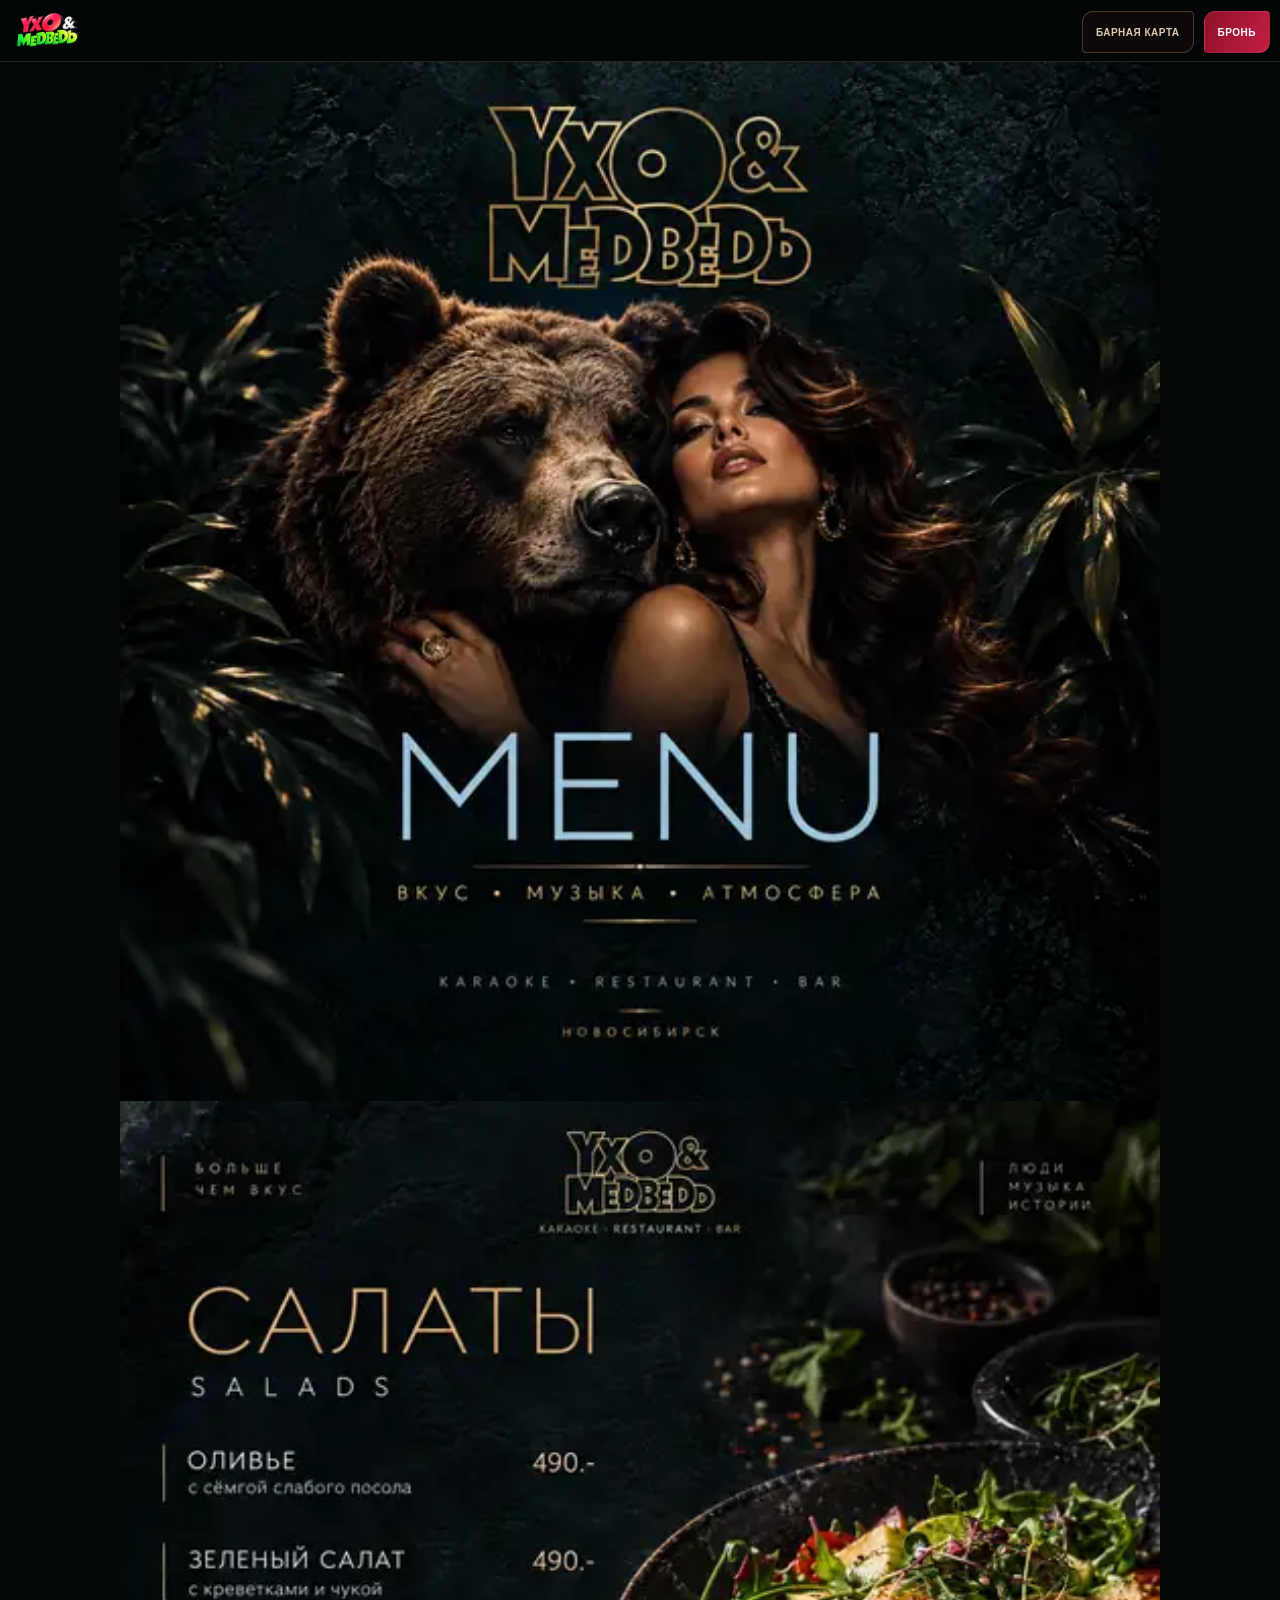
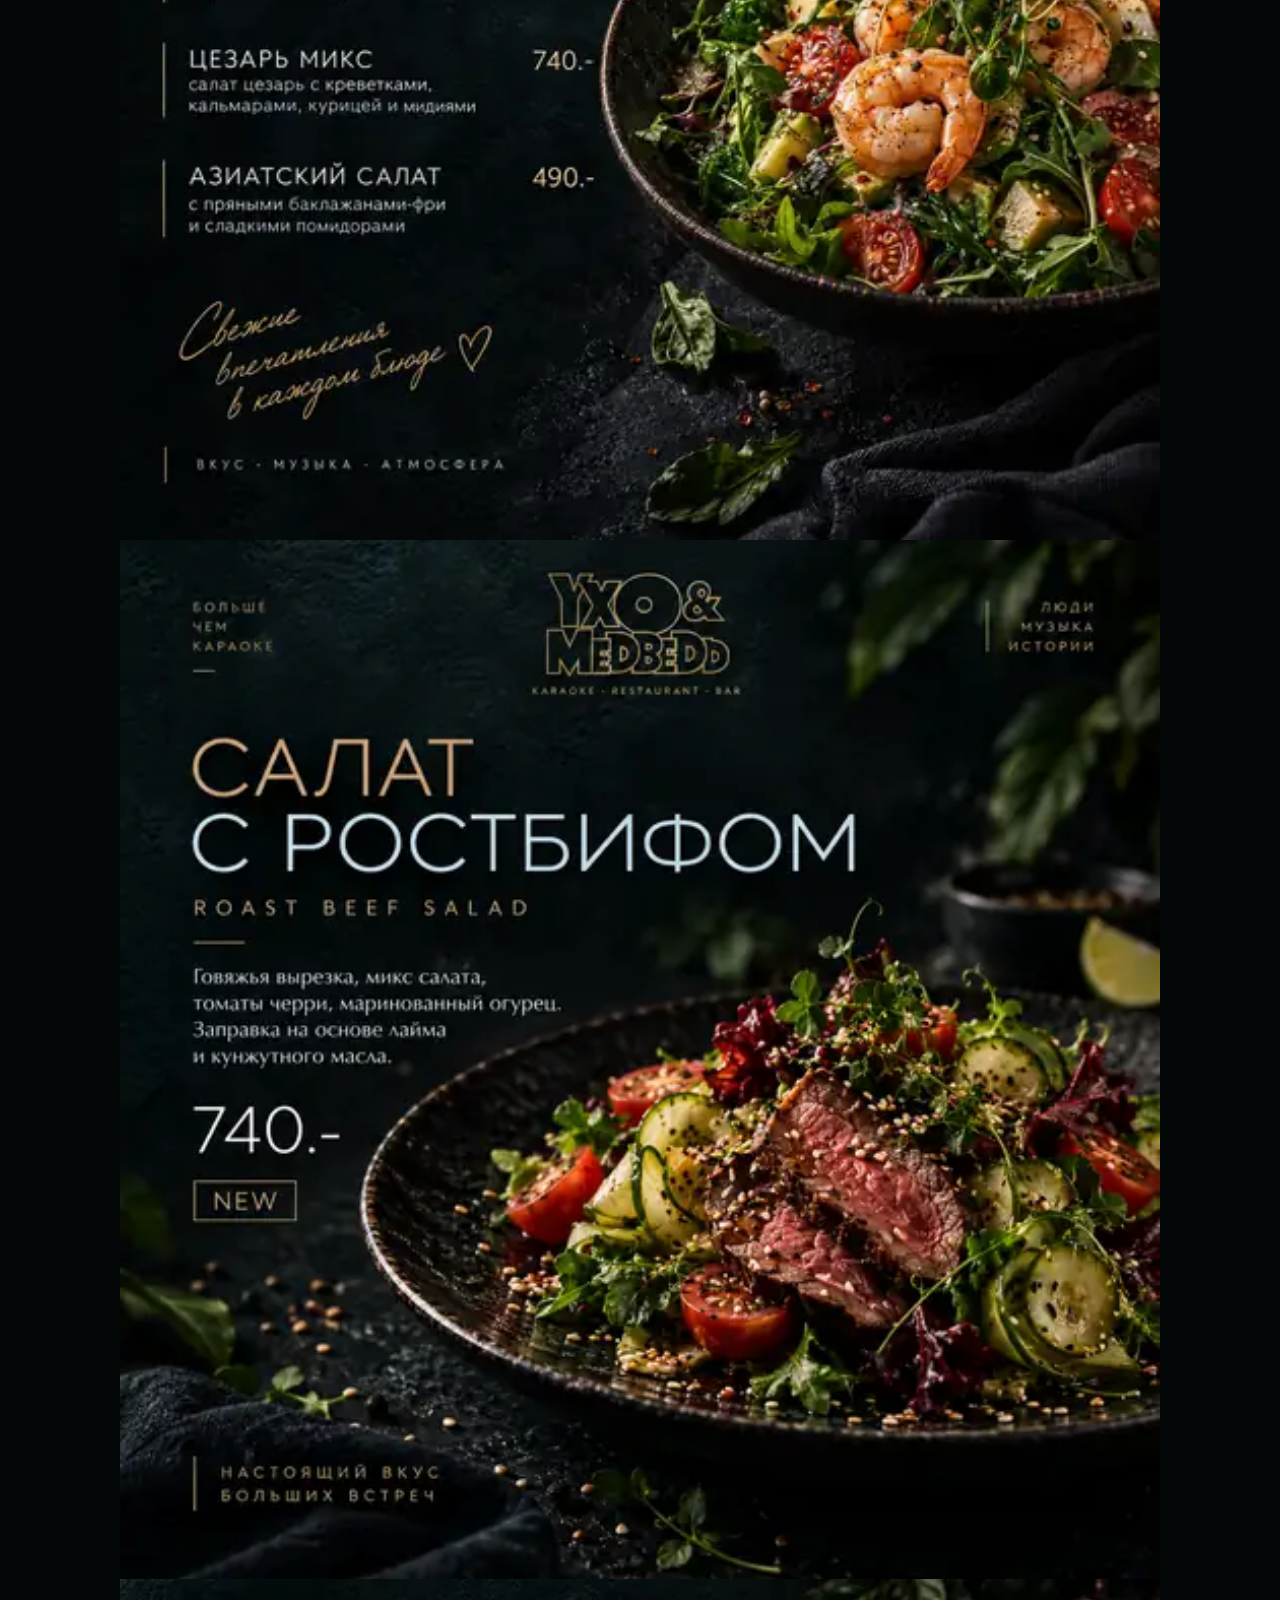
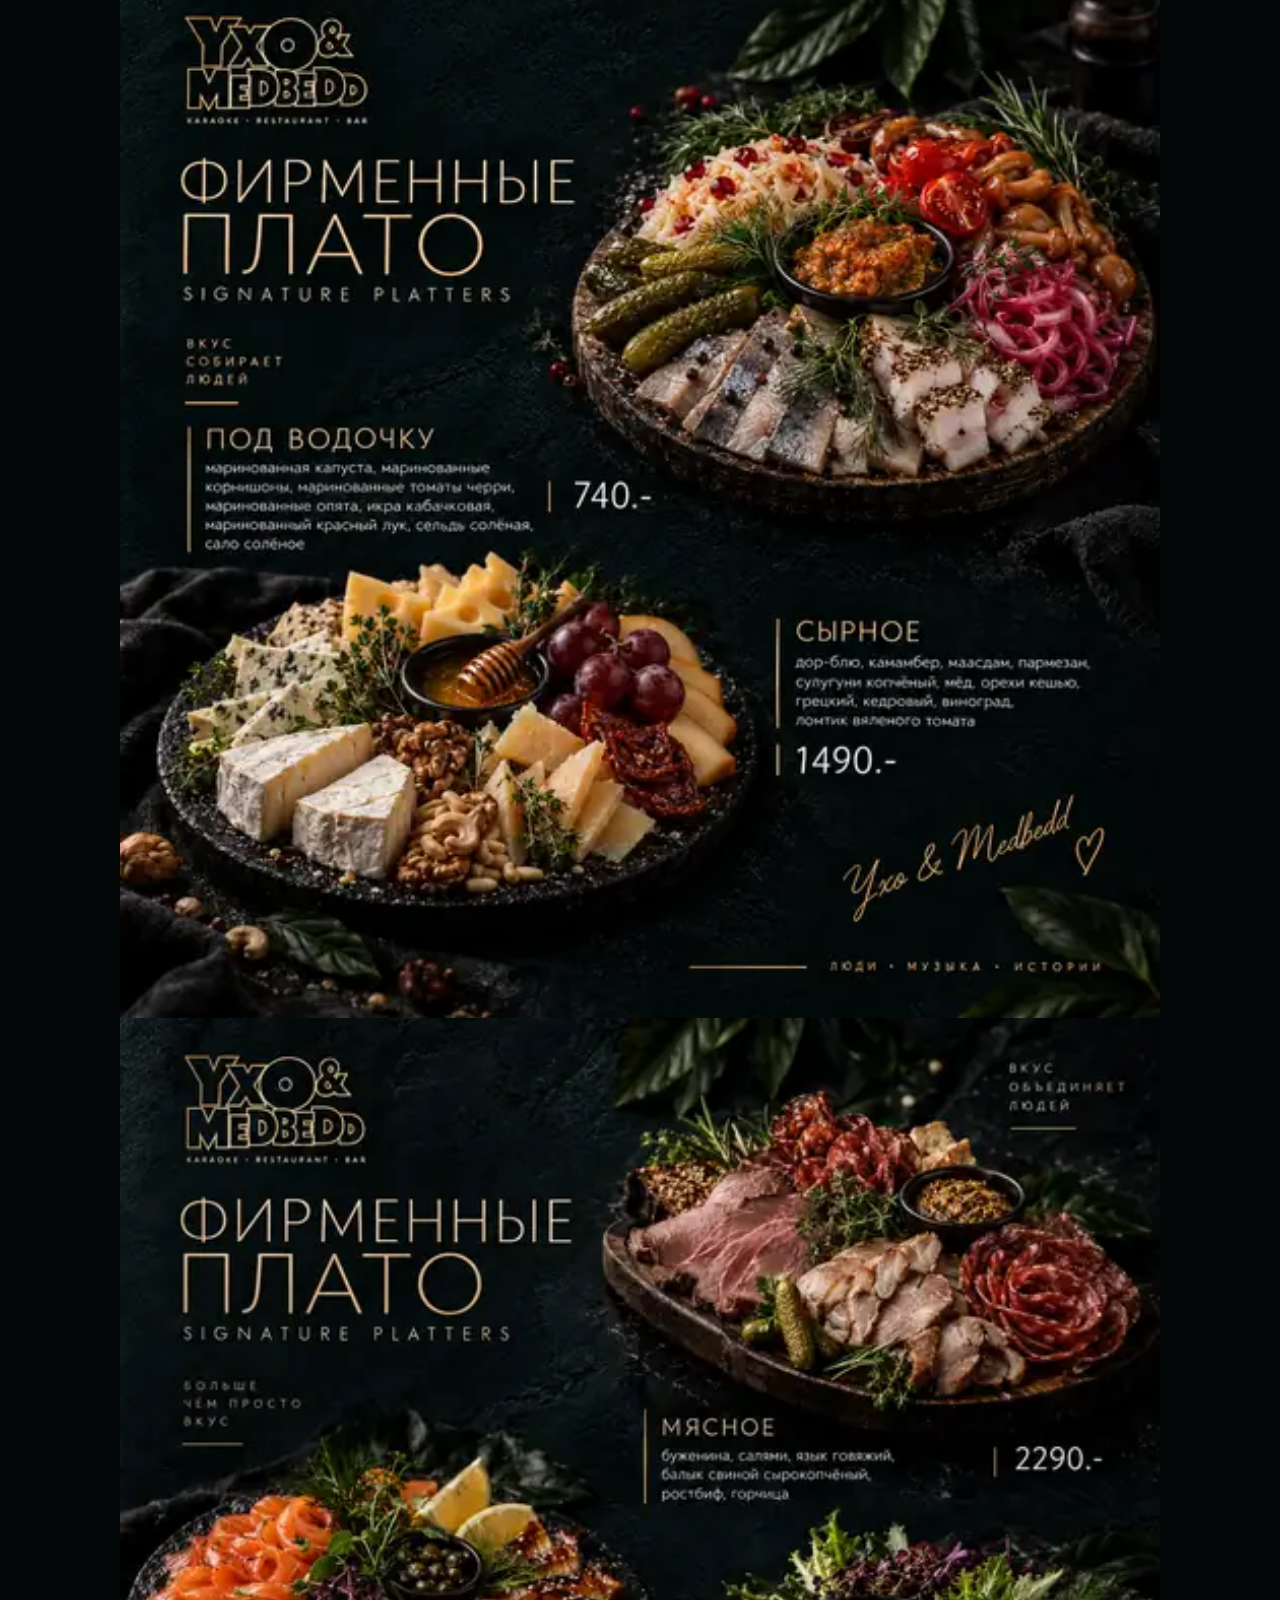
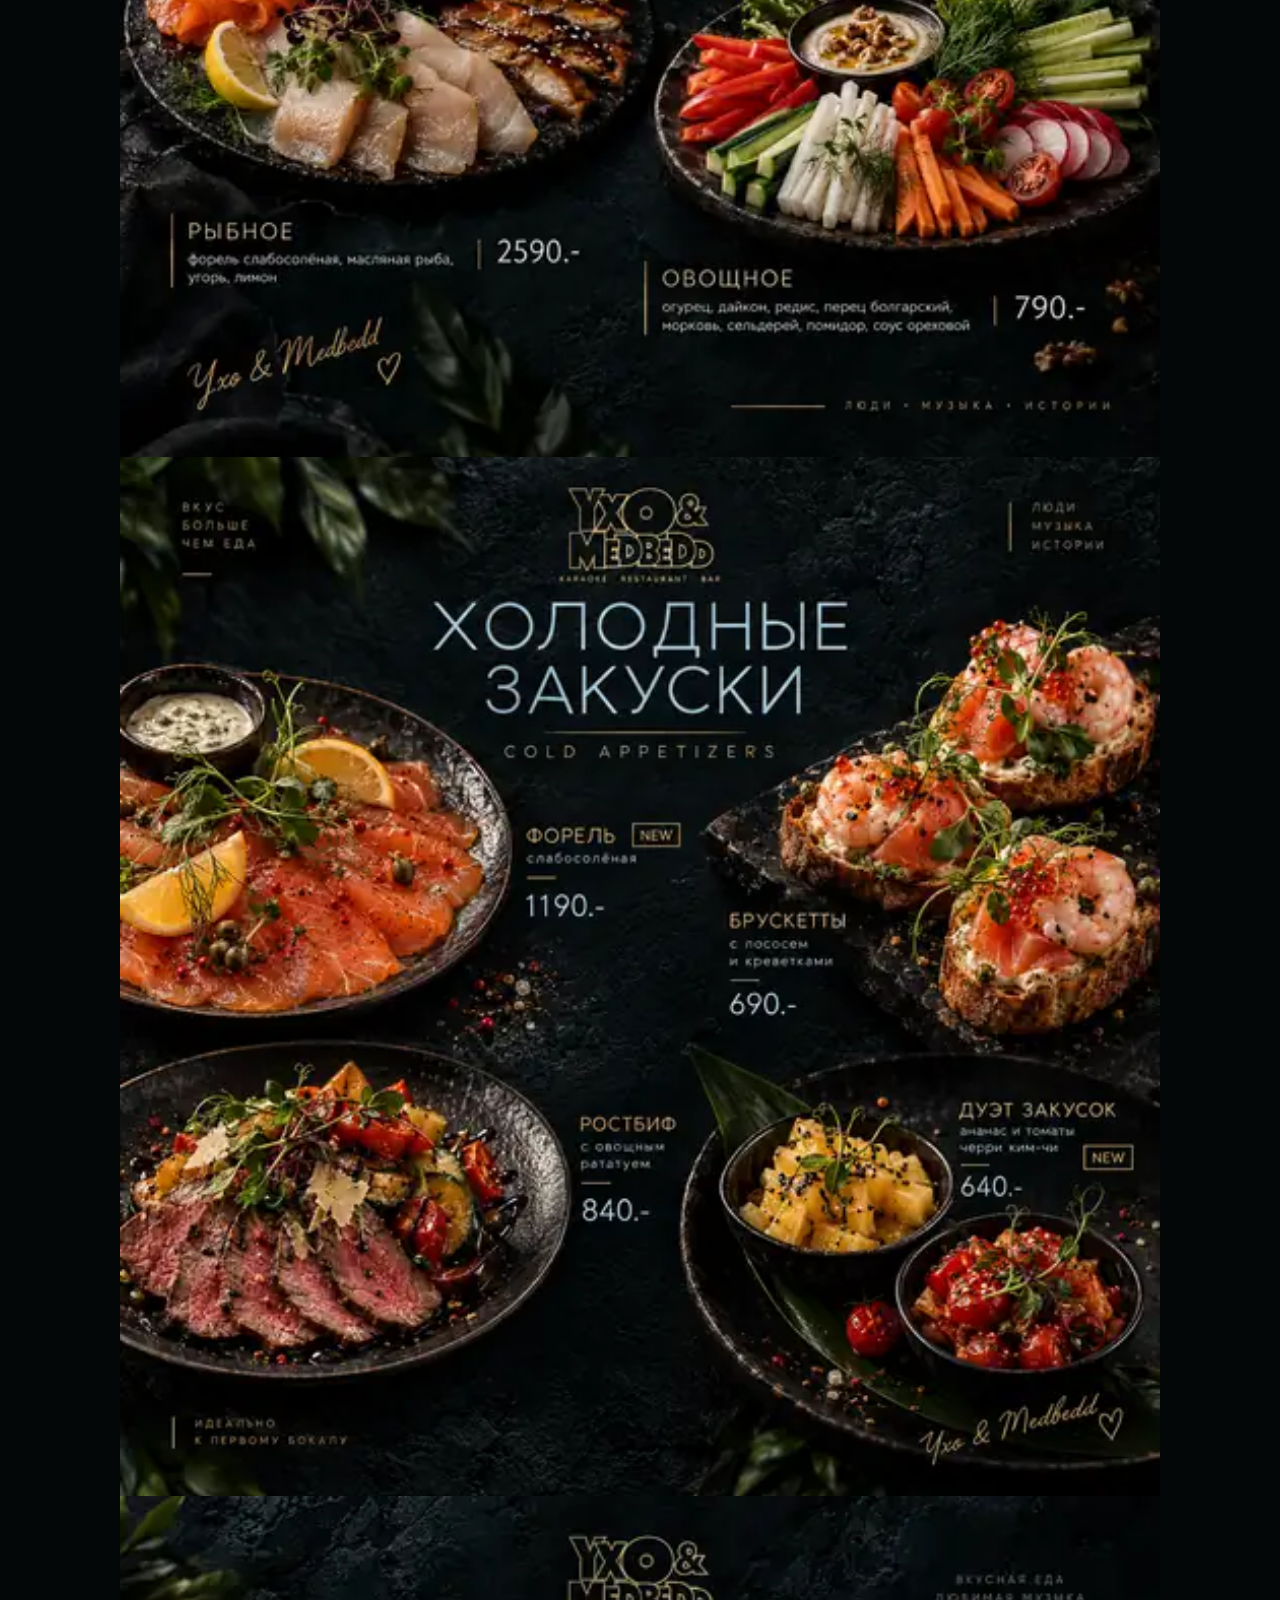
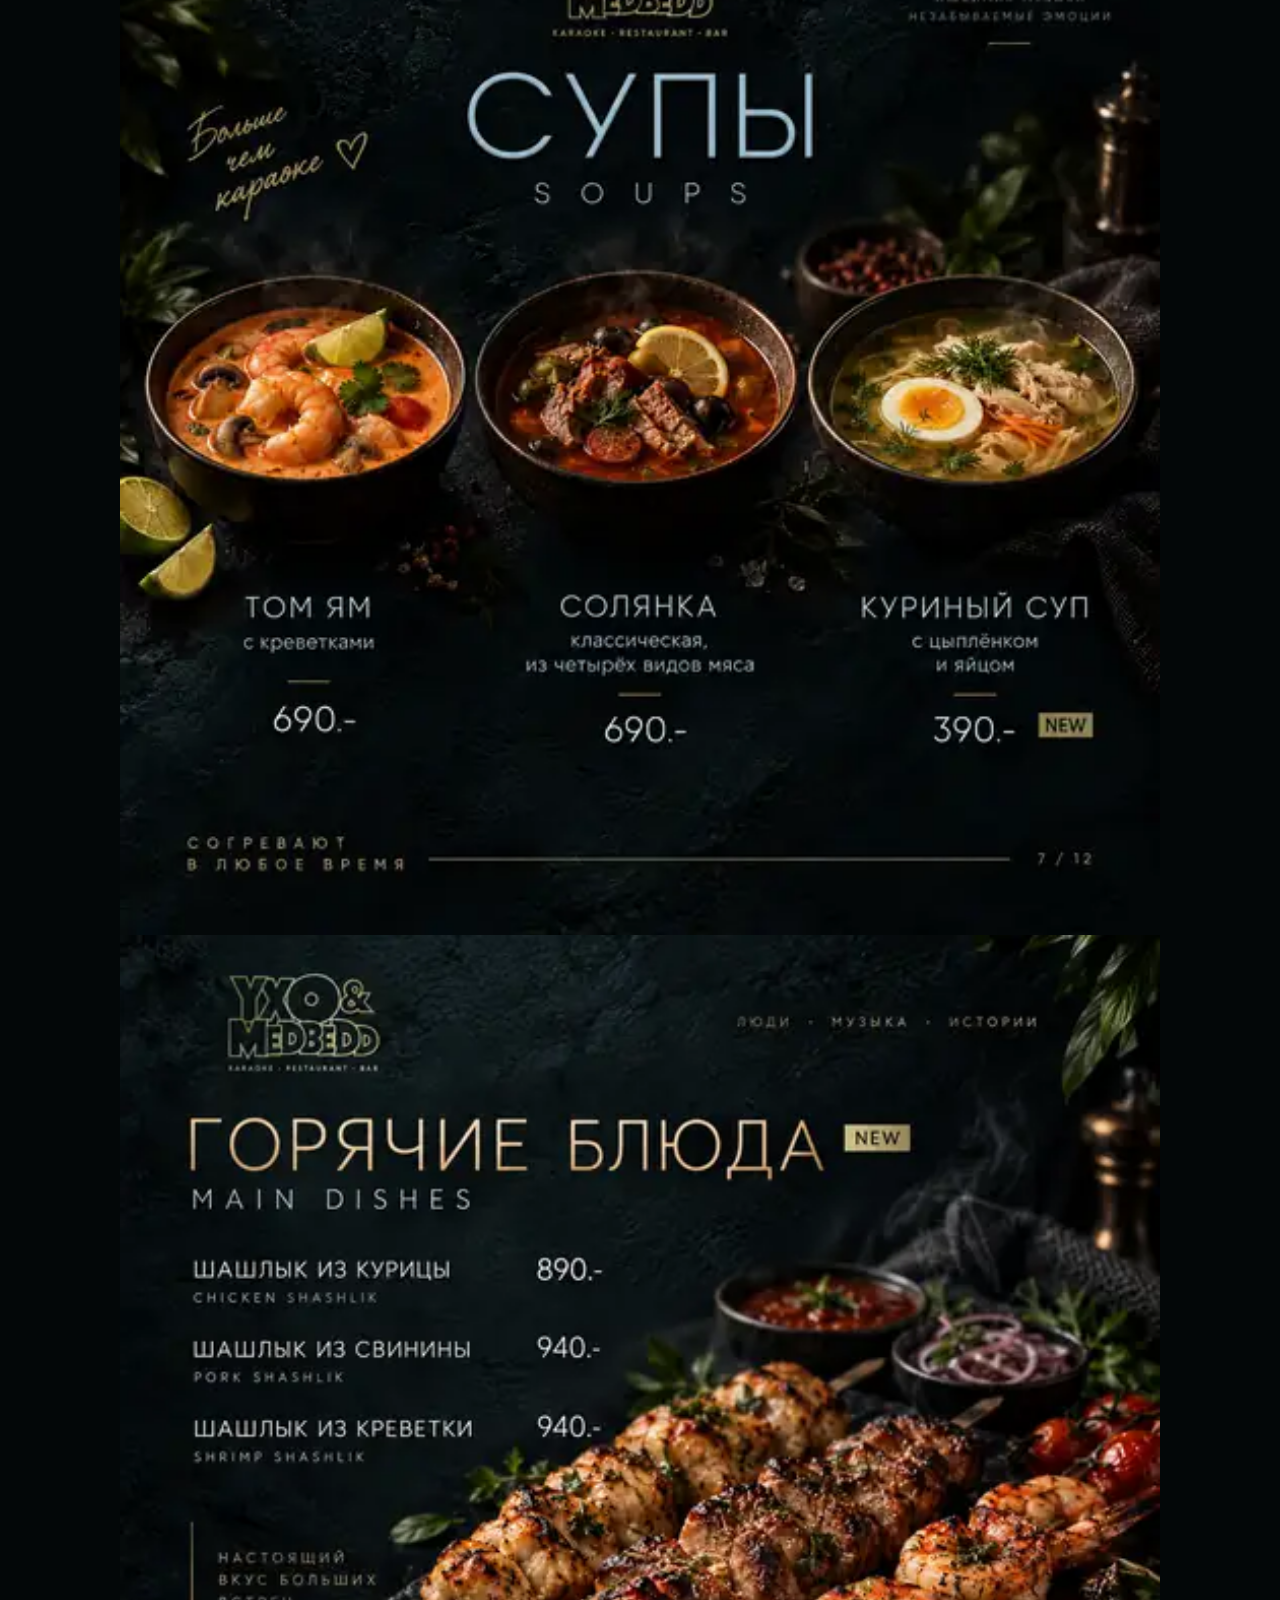
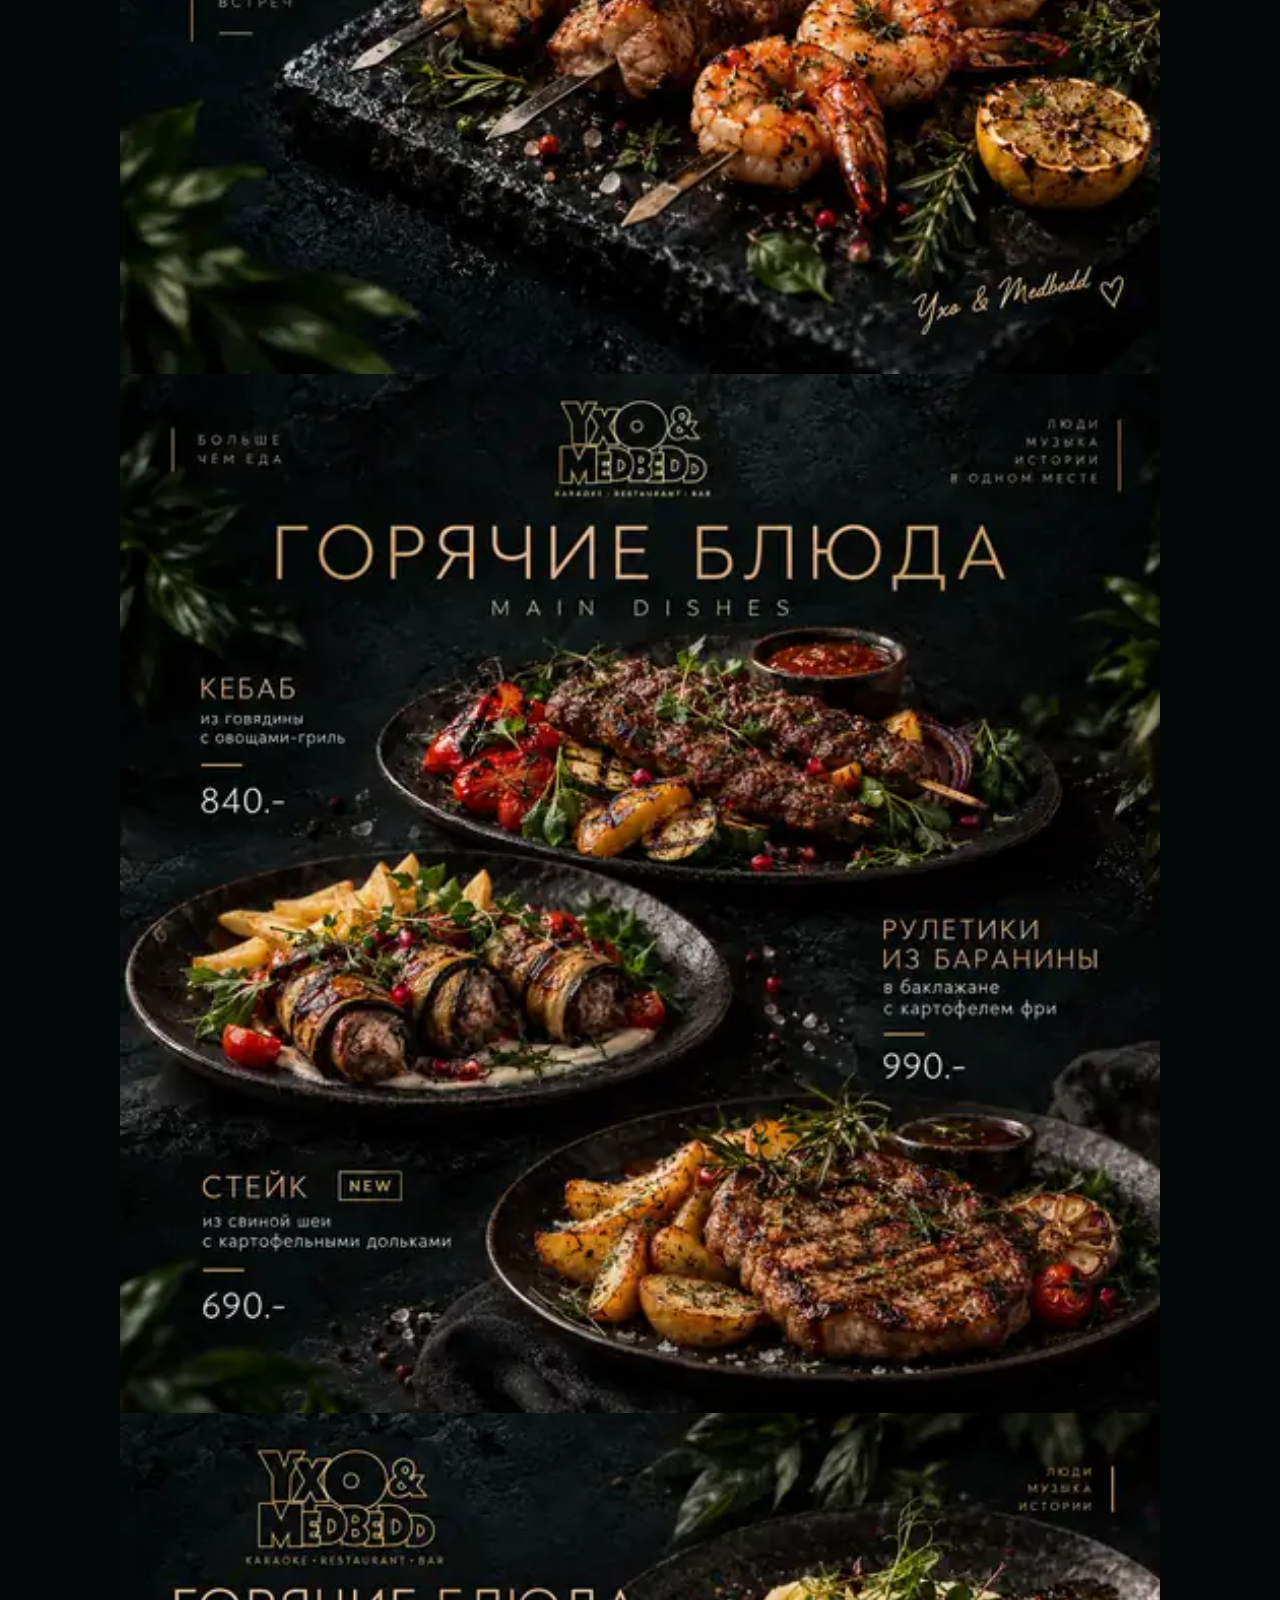
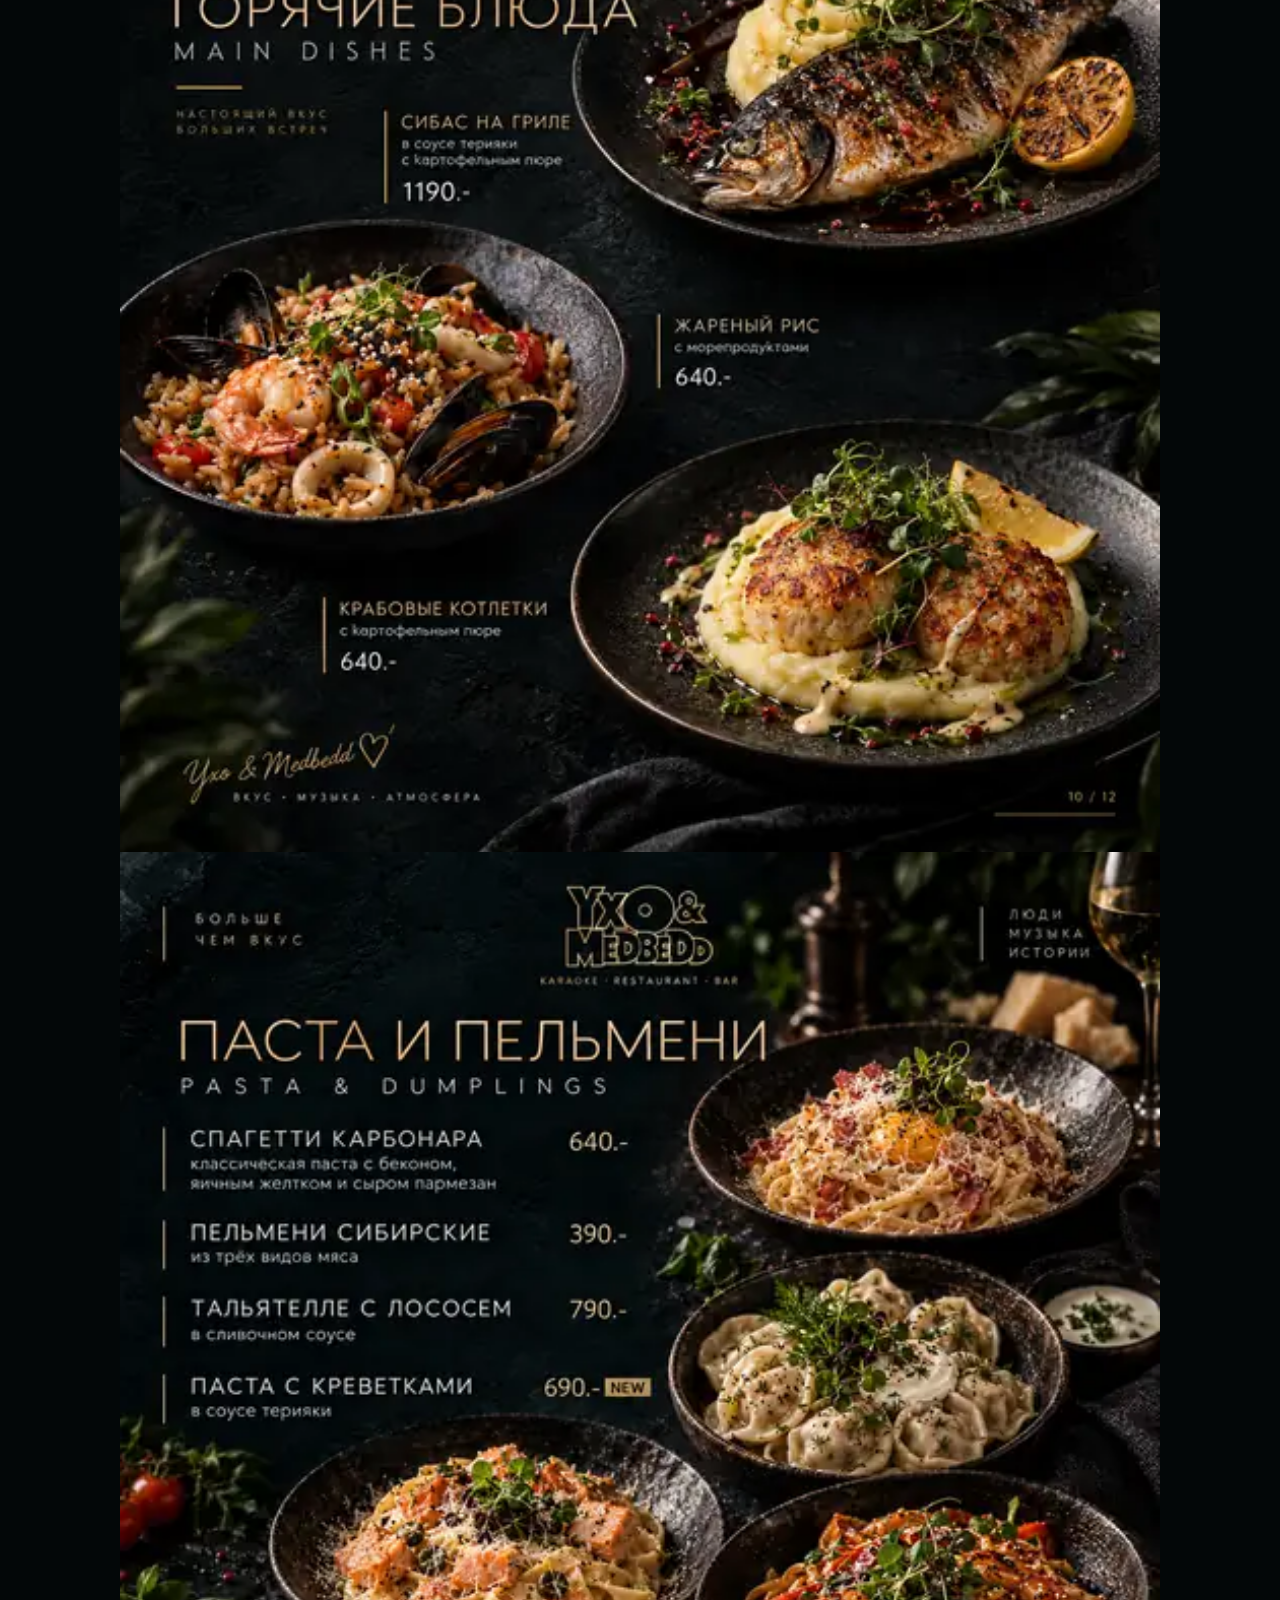
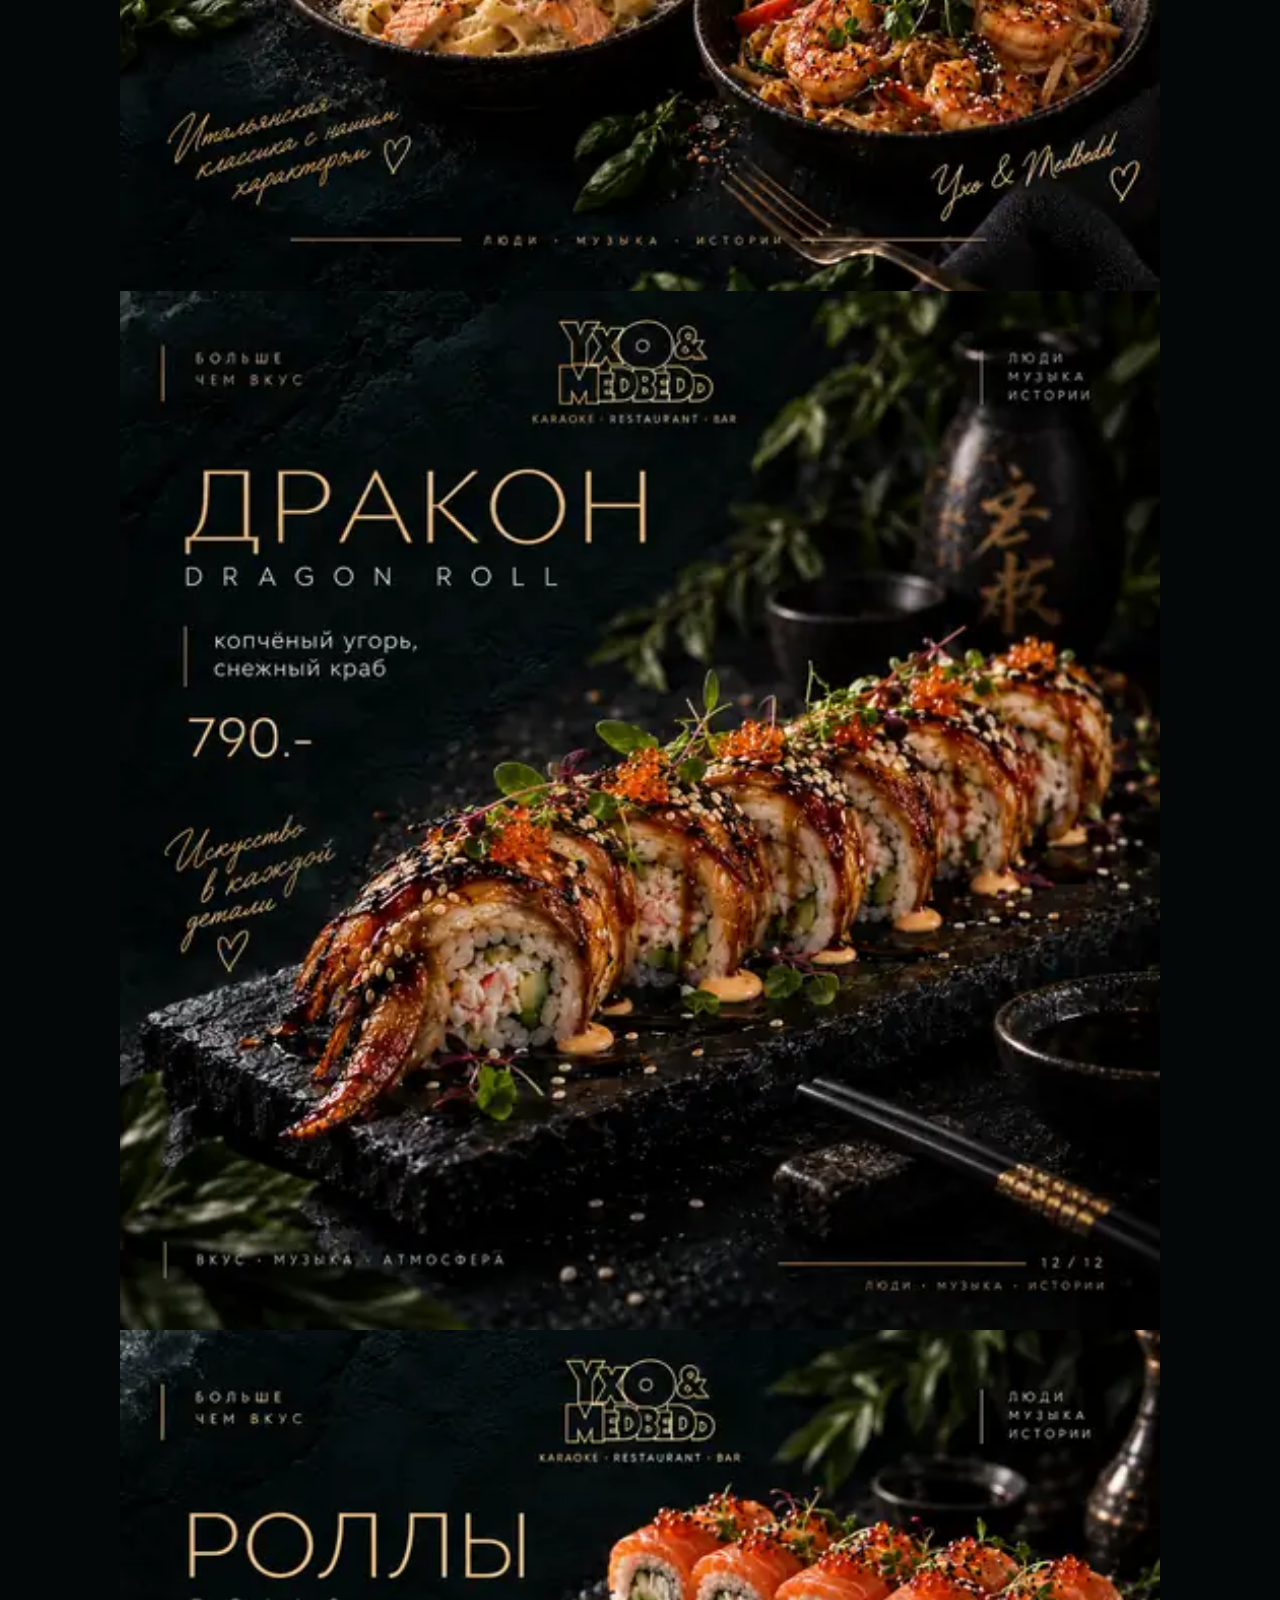
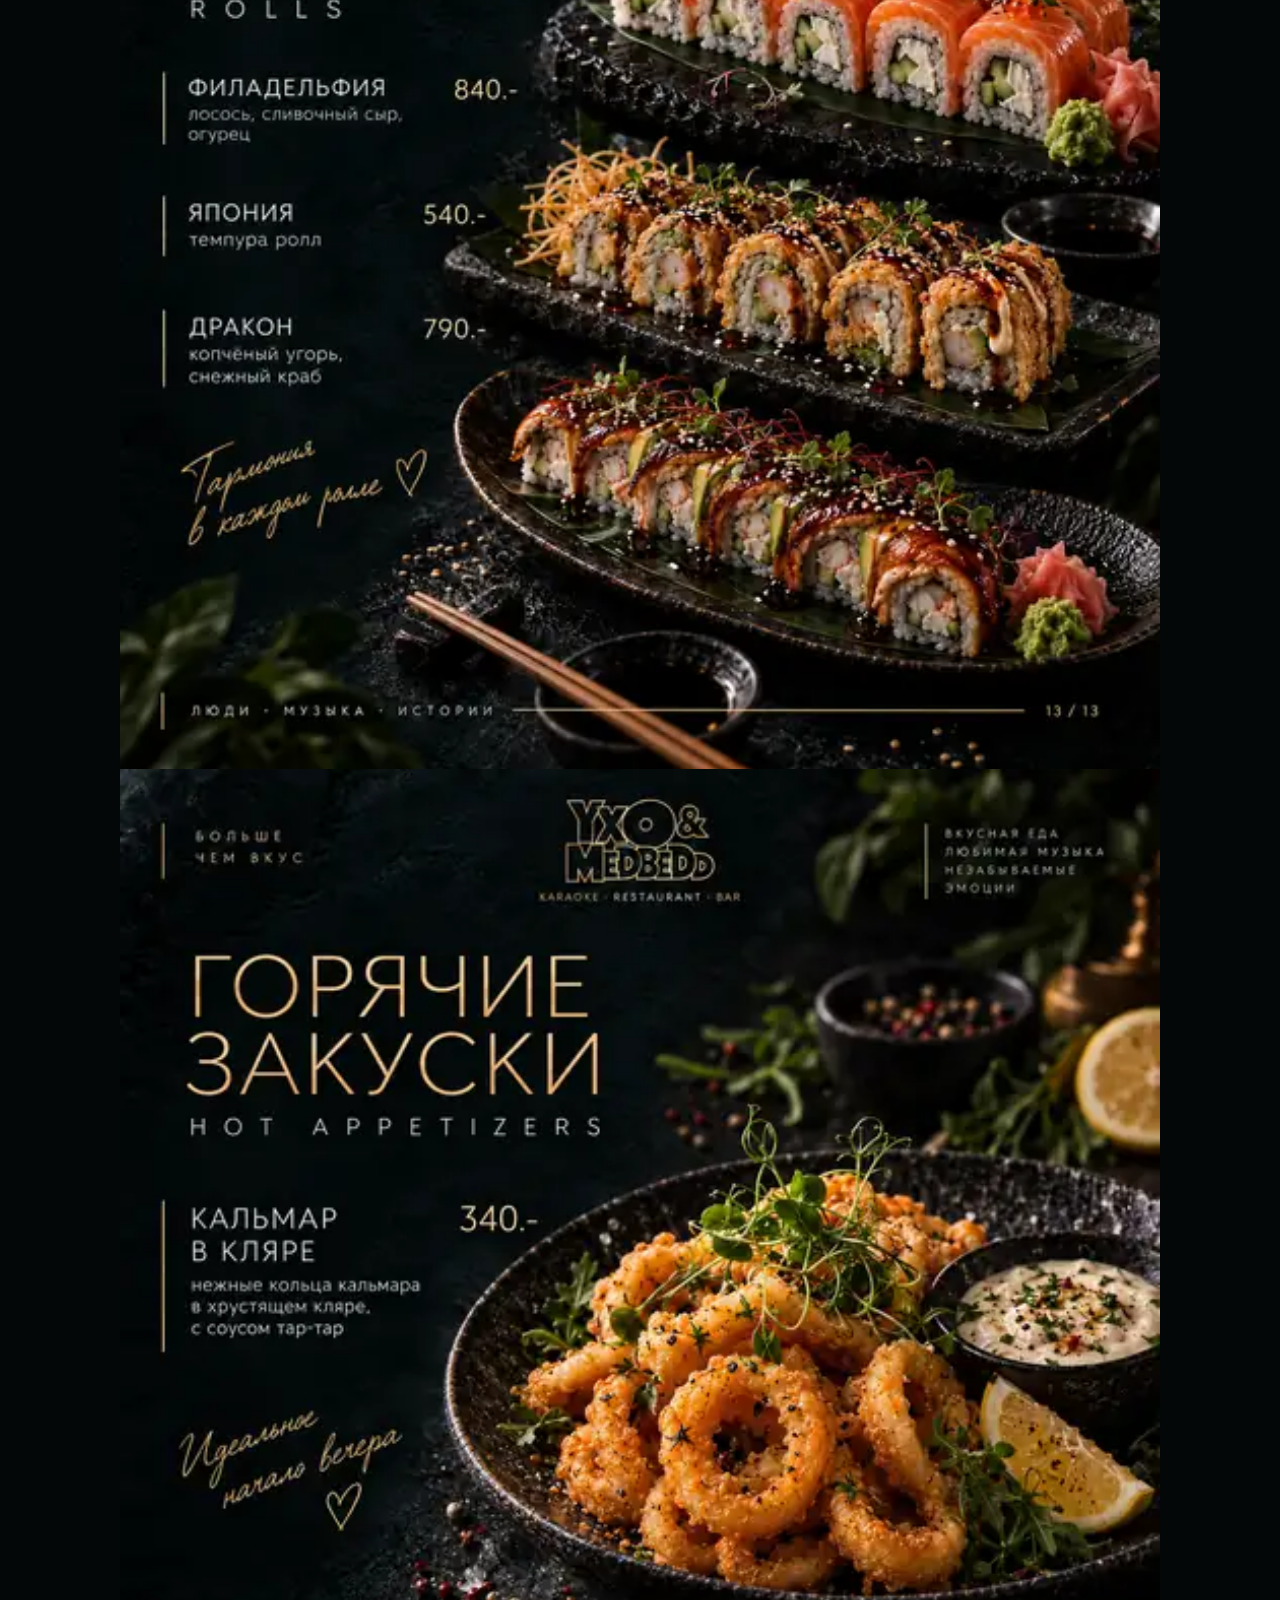
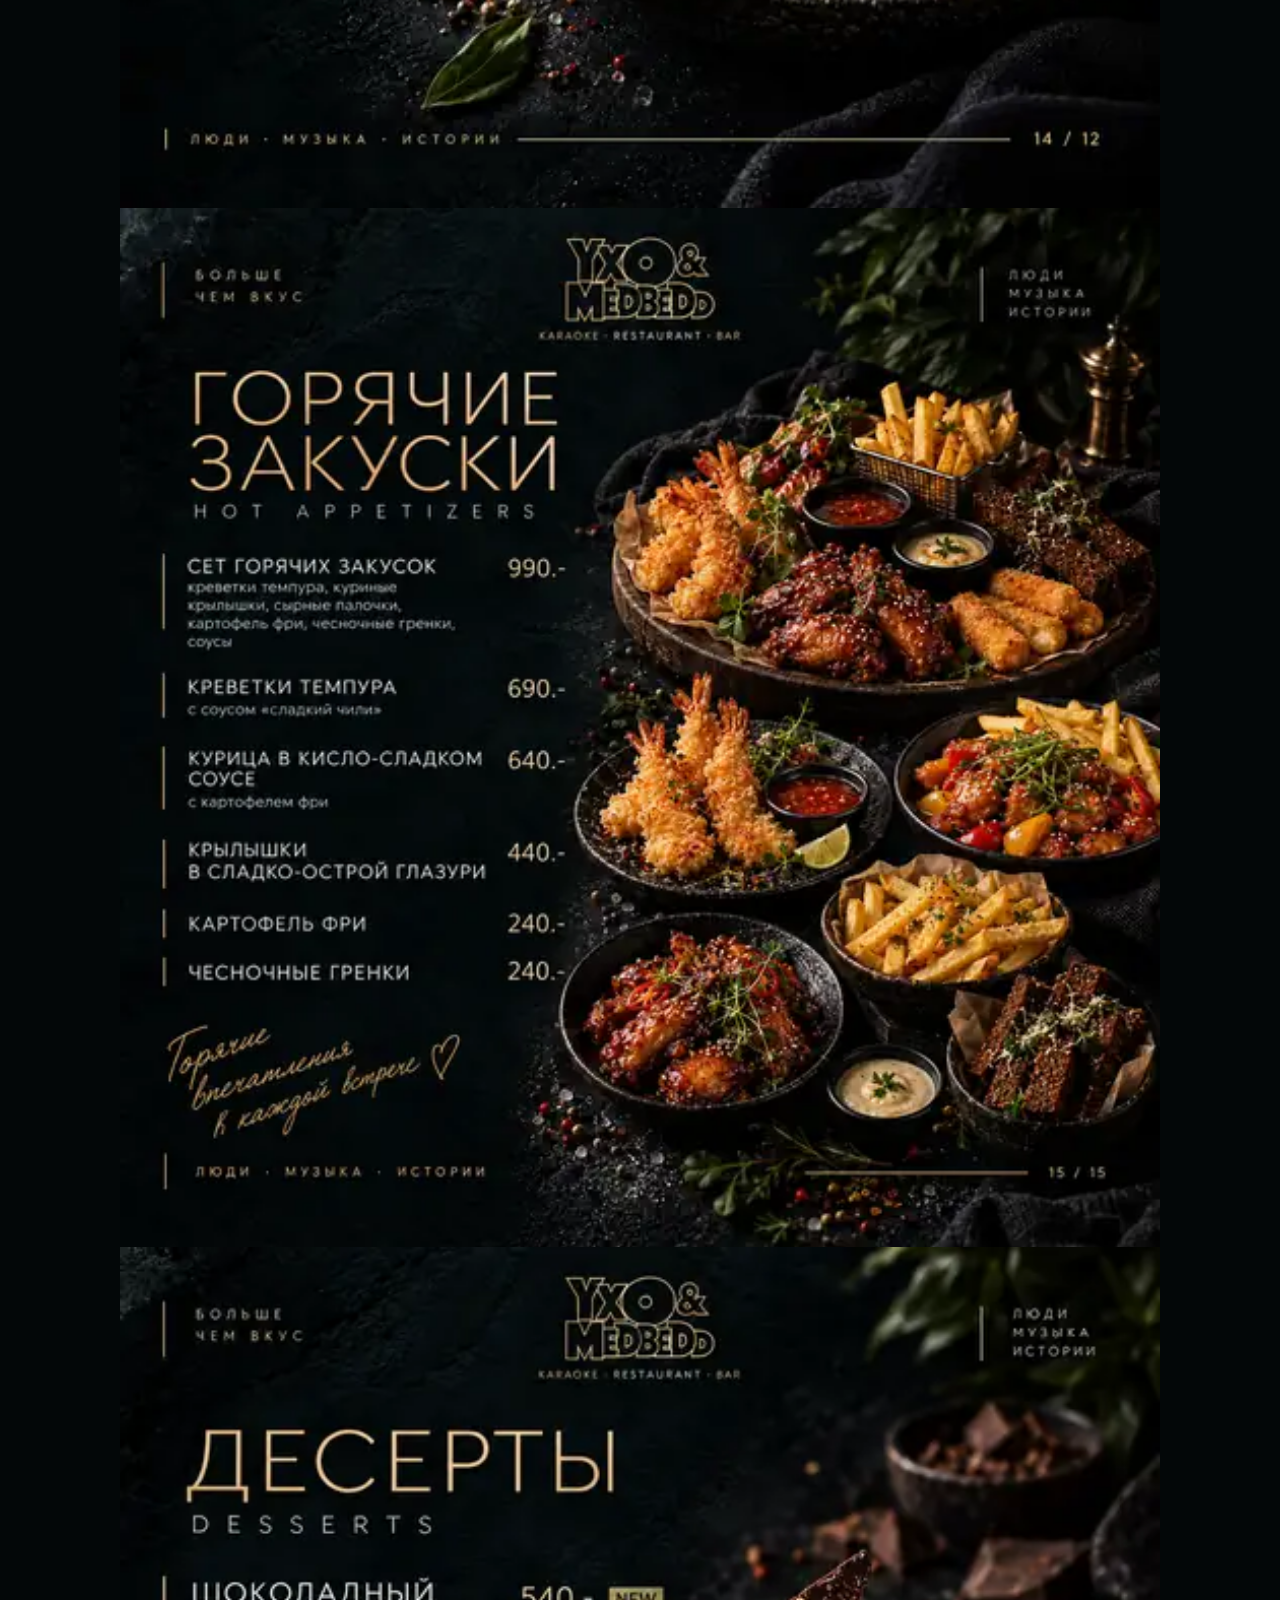
<file: docs/food.html>
<!doctype html>
<html lang="ru">
<head>
  <meta charset="utf-8">
  <meta name="viewport" content="width=device-width,initial-scale=1,viewport-fit=cover">
  <meta name="theme-color" content="#030708">
  <title>Меню кухни — Ухо & Медведь</title>
  <style>
    *{box-sizing:border-box}
    html,body{margin:0;background:#030708;color:#f5eee6;font-family:Arial,sans-serif}
    body{padding-top:62px}
    .food-head{
      position:fixed;z-index:50;top:0;left:0;right:0;height:62px;
      display:grid;grid-template-columns:auto 1fr auto;align-items:center;gap:10px;
      padding:7px 10px;border-bottom:1px solid rgba(209,170,114,.18);
      background:rgba(3,7,8,.96);backdrop-filter:blur(12px);-webkit-backdrop-filter:blur(12px)
    }
    .food-head img{width:74px;height:46px;object-fit:contain}
    .food-head .bar-link,.food-head .book{
      min-height:42px;display:flex;align-items:center;justify-content:center;
      padding:0 13px;border-radius:11px 4px 11px 4px;text-decoration:none;
      font-size:10px;font-weight:700;letter-spacing:.05em;text-transform:uppercase
    }
    .bar-link{justify-self:end;color:#dfc9ae;border:1px solid rgba(209,170,114,.3);background:#0c0908}
    .book{color:#fff;border:1px solid rgba(255,255,255,.08);background:linear-gradient(115deg,#8e112b,#c31f43)}
    .pages{width:min(1040px,100%);margin:0 auto;line-height:0}
    .pages img{
      display:block;width:100%;height:auto;margin:0;padding:0;border:0;outline:0;background:#030708
    }
    .pages img+img{margin-top:-1px}
    @media(max-width:520px){
      .food-head{grid-template-columns:auto 1fr auto;height:58px;padding:6px 7px}
      body{padding-top:58px}
      .food-head img{width:66px;height:42px}
      .food-head .bar-link,.food-head .book{min-height:40px;padding:0 10px;font-size:9px}
    }
    @media(max-width:380px){
      .food-head .bar-link{display:none}
    }
  </style>
</head>
<body>
  <header class="food-head">
    <a href="index.html" aria-label="На главную"><img src="assets/logo-glossy.png" alt="Ухо & Медведь"></a>
    <a class="bar-link" href="catalog.html?tab=bar&v=37">Барная карта</a>
    <a class="book" href="tel:+73832928901">Бронь</a>
  </header>
  <main class="pages" aria-label="Меню кухни">
    <img src="assets/menu-book/pages/menu-01.webp?v=37" alt="Страница меню 1" loading="eager" decoding="async" fetchpriority="high">
    <img src="assets/menu-book/pages/menu-02.webp?v=37" alt="Страница меню 2" loading="eager" decoding="async">
    <img src="assets/menu-book/pages/menu-03.webp?v=37" alt="Страница меню 3" loading="eager" decoding="async">
    <img src="assets/menu-book/pages/menu-04.webp?v=37" alt="Страница меню 4" loading="lazy" decoding="async">
    <img src="assets/menu-book/pages/menu-05.webp?v=37" alt="Страница меню 5" loading="lazy" decoding="async">
    <img src="assets/menu-book/pages/menu-06.webp?v=37" alt="Страница меню 6" loading="lazy" decoding="async">
    <img src="assets/menu-book/pages/menu-07.webp?v=37" alt="Страница меню 7" loading="lazy" decoding="async">
    <img src="assets/menu-book/pages/menu-08.webp?v=37" alt="Страница меню 8" loading="lazy" decoding="async">
    <img src="assets/menu-book/pages/menu-09.webp?v=37" alt="Страница меню 9" loading="lazy" decoding="async">
    <img src="assets/menu-book/pages/menu-10.webp?v=37" alt="Страница меню 10" loading="lazy" decoding="async">
    <img src="assets/menu-book/pages/menu-11.webp?v=37" alt="Страница меню 11" loading="lazy" decoding="async">
    <img src="assets/menu-book/pages/menu-12.webp?v=37" alt="Страница меню 12" loading="lazy" decoding="async">
    <img src="assets/menu-book/pages/menu-13.webp?v=37" alt="Страница меню 13" loading="lazy" decoding="async">
    <img src="assets/menu-book/pages/menu-14.webp?v=37" alt="Страница меню 14" loading="lazy" decoding="async">
    <img src="assets/menu-book/pages/menu-15.webp?v=37" alt="Страница меню 15" loading="lazy" decoding="async">
    <img src="assets/menu-book/pages/menu-16.webp?v=37" alt="Страница меню 16" loading="lazy" decoding="async">
    <img src="assets/menu-book/pages/menu-17.webp?v=37" alt="Страница меню 17" loading="lazy" decoding="async">
    <img src="assets/menu-book/pages/menu-18.webp?v=37" alt="Страница меню 18" loading="lazy" decoding="async">
  </main>
</body>
</html>
</file>
<file: redesign.css>
/* 1. TOKENS */
:root{
  --bg:#050403;
  --bg-soft:#080605;
  --panel:#0d0807;
  --ivory:#f2e8da;
  --ivory-soft:#e2d5c5;
  --muted:#a2968a;
  --muted-dark:#776d64;
  --wine:#8f1029;
  --wine-deep:#6e0b20;
  --red:#b41435;
  --red-bright:#c51b3d;
  --gold:#a98558;
  --gold-light:#c1a071;
  --line:rgba(193,160,113,.18);
  --line-strong:rgba(193,160,113,.3);
  --serif:"Cormorant Garamond",Georgia,serif;
  --script:"Marck Script",cursive;
  --sans:"Manrope",Arial,sans-serif;
  --max:1440px;
  --pad:clamp(22px,5vw,74px);
  --ease:cubic-bezier(.2,.75,.2,1);
}

/* 2. RESET / BASE */
*{box-sizing:border-box}
html{scroll-behavior:smooth;background:var(--bg);overflow-x:clip}
body{margin:0;background:var(--bg);color:var(--ivory);font-family:var(--sans);font-size:16px;line-height:1.65;-webkit-font-smoothing:antialiased;overflow-x:clip}
body.lock{overflow:hidden}
a{color:inherit;text-decoration:none}
img{display:block;max-width:100%}
button{font:inherit}
button,a{-webkit-tap-highlight-color:transparent}
:focus-visible{outline:2px solid var(--gold-light);outline-offset:4px}

/* 3. TYPOGRAPHY */
.eyebrow{margin:0 0 18px;color:var(--gold-light);font-size:12px;font-weight:600;letter-spacing:.2em;text-transform:uppercase}
h1,h2,h3,p{margin-top:0}
h1,h2,h3{font-family:var(--serif);font-weight:500}
h2{font-size:clamp(54px,6vw,96px);line-height:.88;letter-spacing:-.035em}
h2 em{color:var(--gold-light);font-style:italic;font-weight:500}
.script-accent{font-family:var(--script);font-weight:400}

/* 4. HEADER */
.site-header{position:fixed;z-index:90;top:0;left:0;right:0;height:74px;padding:0 var(--pad);display:grid;grid-template-columns:150px 1fr auto;align-items:center;gap:28px;border-bottom:1px solid transparent;transition:background .25s,border-color .25s,backdrop-filter .25s}
.site-header.scrolled{background:rgba(5,4,3,.91);border-color:var(--line);backdrop-filter:blur(15px)}
.brand img{width:112px;max-height:56px;object-fit:contain}
.desktop-nav{display:flex;justify-content:center;gap:clamp(18px,2.4vw,36px)}
.desktop-nav a,.header-address{color:#bdb1a5;font-size:12px;font-weight:600;letter-spacing:.1em;text-transform:uppercase;transition:color .2s}
.desktop-nav a:hover,.header-address:hover{color:#fff}
.header-actions{display:flex;align-items:center;gap:16px}
.burger{display:none;width:44px;height:44px;border:1px solid var(--line);border-radius:50%;background:rgba(5,4,3,.38);align-items:center;justify-content:center;flex-direction:column;gap:6px}
.burger span{width:17px;height:1px;background:#e7dbce}

/* BUTTONS */
.button{
  --btn-border:transparent;
  --btn-bg:transparent;
  --btn-color:var(--ivory);
  min-height:48px;
  padding:0 21px;
  display:inline-flex;
  align-items:center;
  justify-content:center;
  gap:13px;
  border:1px solid var(--btn-border);
  border-radius:999px;
  background:var(--btn-bg);
  color:var(--btn-color);
  box-shadow:none;
  font-family:var(--sans);
  font-size:13px;
  font-weight:600;
  line-height:1;
  letter-spacing:.035em;
  white-space:nowrap;
  cursor:pointer;
  transition:transform .22s var(--ease),background .22s var(--ease),border-color .22s var(--ease),box-shadow .22s var(--ease),filter .22s var(--ease);
}
.button>span{
  display:inline-block;
  color:inherit;
  font-size:14px;
  font-weight:400;
  line-height:1;
  transition:transform .22s var(--ease);
}
.button:hover{transform:translateY(-2px)}
.button:hover>span:not(.arrow-left){transform:translateX(3px)}
.button:active{transform:translateY(0)}
.button-primary{
  --btn-bg:linear-gradient(115deg,#861027 0%,#a91532 55%,#bd1839 100%);
  --btn-color:#fff;
  border-color:rgba(255,255,255,.055);
  box-shadow:0 10px 28px rgba(91,7,25,.19),inset 0 1px 0 rgba(255,255,255,.045);
}
.button-primary:hover{
  filter:brightness(1.055);
  box-shadow:0 13px 32px rgba(91,7,25,.23),inset 0 1px 0 rgba(255,255,255,.06);
}
.button-secondary{
  --btn-bg:rgba(8,6,5,.44);
  --btn-color:var(--ivory-soft);
  border-color:rgba(193,160,113,.42);
  backdrop-filter:blur(8px);
}
.button-secondary:hover{
  background:rgba(169,133,88,.095);
  border-color:rgba(193,160,113,.64);
}
.button-compact{min-height:44px;padding:0 18px;font-size:12px}
.button-small{min-height:44px;padding:0 19px;font-size:12px}
.text-link{
  min-height:44px;
  display:inline-flex;
  align-items:center;
  gap:10px;
  padding:8px 0;
  color:var(--ivory-soft);
  font-family:var(--sans);
  font-size:13px;
  font-weight:600;
  letter-spacing:.035em;
}
.text-link span{
  color:var(--gold-light);
  font-size:14px;
  font-weight:400;
  transition:transform .22s var(--ease);
}
.text-link:hover span{transform:translateX(4px)}

/* 5. HERO */
.hero{position:relative;min-height:780px;height:100svh;max-height:980px;overflow:hidden;background:#080504}
.hero-media{position:absolute;inset:0;background:url("assets/hero-premium.webp") 69% 42%/cover no-repeat;filter:saturate(.86) contrast(1.05) brightness(.82)}
.hero-vignette{position:absolute;inset:0;background:linear-gradient(90deg,rgba(5,4,3,.98) 0%,rgba(5,4,3,.9) 24%,rgba(5,4,3,.5) 48%,rgba(5,4,3,.08) 72%),linear-gradient(0deg,rgba(5,4,3,.76),transparent 44%),radial-gradient(circle at 72% 38%,rgba(139,16,41,.11),transparent 30%)}
.hero-layout{position:relative;z-index:2;max-width:var(--max);height:100%;margin:auto;padding:135px var(--pad) 94px;display:flex;align-items:center}
.hero-copy{max-width:630px}
.hero h1{margin:0;font-size:clamp(76px,9vw,140px);line-height:.74;letter-spacing:-.055em;text-shadow:0 20px 55px rgba(0,0,0,.34)}
.hero h1 em{color:var(--gold-light);font-style:italic}
.hero .script-accent{margin:27px 0 0 8px;color:#d21b3d;font-size:clamp(42px,5vw,70px);line-height:.85;transform:rotate(-5deg);transform-origin:left center;text-shadow:0 0 20px rgba(178,17,51,.12)}
.hero-lead{max-width:560px;margin:30px 0 0;color:#c0b3a7;font-size:18px;line-height:1.65}
.hero-cta{display:flex;gap:12px;flex-wrap:wrap;margin-top:34px}
.hero-facts{position:absolute;right:var(--pad);bottom:70px;display:grid;grid-template-columns:repeat(3,auto);border-top:1px solid rgba(255,255,255,.18);border-bottom:1px solid rgba(255,255,255,.13)}
.hero-facts div{min-width:145px;padding:15px 18px;border-left:1px solid rgba(255,255,255,.13)}
.hero-facts div:last-child{border-right:1px solid rgba(255,255,255,.13)}
.hero-facts small{display:block;margin-bottom:6px;color:#9f948b;font-size:10px;letter-spacing:.18em}
.hero-facts strong{font-family:var(--serif);font-size:20px;font-weight:500}
.hero-caption{position:absolute;z-index:3;left:var(--pad);bottom:33px;display:flex;align-items:center;gap:10px;color:#8d837b;font-size:10px;letter-spacing:.24em}
.hero-caption i{width:22px;height:1px;background:#5c5550}

/* 6. BENEFIT STRIP */
.benefits{max-width:var(--max);margin:auto;display:grid;grid-template-columns:repeat(4,1fr);border-left:1px solid var(--line);border-right:1px solid var(--line);border-bottom:1px solid var(--line);background:#070504}
.benefits article{min-height:96px;padding:20px 22px;display:flex;align-items:center;gap:16px;border-right:1px solid var(--line)}
.benefits article:last-child{border-right:0}
.line-icon{width:30px;height:30px;display:grid;place-items:center;flex:none}
.line-icon svg{width:27px;height:27px;fill:none;stroke:var(--gold-light);stroke-width:1.4;stroke-linecap:round;stroke-linejoin:round}
.benefits small{display:block;margin-bottom:7px;color:#80766d;font-size:10px;letter-spacing:.16em}
.benefits b{display:block;color:#d0c3b6;font-size:13px;line-height:1.45;letter-spacing:.04em;text-transform:uppercase}

/* SHARED SECTIONS */
.section-shell,.editorial-section{max-width:var(--max);margin:auto;border-left:1px solid var(--line);border-right:1px solid var(--line);border-bottom:1px solid var(--line)}
.section-shell{padding:110px var(--pad)}
.editorial-section{display:grid;grid-template-columns:.82fr 1.18fr;align-items:stretch}
.section-copy{padding:110px clamp(30px,5vw,70px);align-self:center}
.section-copy>p:not(.eyebrow){max-width:540px;color:var(--muted);font-size:17px;line-height:1.75}
.section-copy .text-link{margin-top:18px}
.section-heading{display:flex;align-items:end;justify-content:space-between;gap:70px;margin-bottom:48px}
.section-heading>div{max-width:760px}.section-heading>p{max-width:430px;margin:0 0 4px;color:var(--muted);font-size:16px;line-height:1.75}
.section-heading.compact{align-items:center}.section-heading.compact h2{font-size:clamp(50px,5.2vw,78px)}

/* 7. EXPERIENCE */
.experience-visual{position:relative;min-height:660px;margin:0;overflow:hidden;background:#0b0806}
.experience-visual:after{content:"";position:absolute;inset:0;background:linear-gradient(90deg,rgba(5,4,3,.22),transparent 35%),linear-gradient(0deg,rgba(5,4,3,.55),transparent 45%)}
.experience-visual img{width:100%;height:100%;object-fit:cover;object-position:center 38%;filter:saturate(.58) contrast(1.08) brightness(.74);transition:transform .8s var(--ease)}
.experience-visual:hover img{transform:scale(1.025)}
.experience-visual .script-accent{position:absolute;z-index:2;left:10%;top:17%;margin:0;color:#eee1d0;font-size:clamp(46px,5vw,72px);line-height:.9;transform:rotate(-8deg);text-shadow:0 5px 25px #000}
.visual-index{position:absolute;z-index:2;right:24px;bottom:22px;display:flex;align-items:center;gap:10px;color:#a59789;font-size:11px;letter-spacing:.14em}
.visual-index i{width:36px;height:1px;background:#867b71}

/* 8. EVENTS */
.events-grid{display:grid;grid-template-columns:repeat(3,1fr);gap:10px}
.event-poster{position:relative;aspect-ratio:4/5;min-height:380px;padding:24px;display:flex;align-items:flex-end;overflow:hidden;border:1px solid var(--line);background:#0c0707}
.event-poster:before,.event-poster:after{content:"";position:absolute;inset:0}
.event-poster:before{background:linear-gradient(180deg,rgba(8,5,4,.08),rgba(8,5,4,.72)),url("assets/venue/event-2gis.webp") center/cover no-repeat}
.event-two:before{background:linear-gradient(180deg,rgba(8,5,4,.10),rgba(8,5,4,.74)),url("assets/venue/party-2gis.webp") center/cover no-repeat}
.event-three:before{background:linear-gradient(180deg,rgba(8,5,4,.10),rgba(8,5,4,.74)),url("assets/venue/lounge-2gis.webp") center/cover no-repeat}
.event-poster:after{inset:auto 0 0;height:2px;background:linear-gradient(90deg,var(--wine),var(--gold),transparent);opacity:.45}
.event-poster>div:last-child{position:relative;z-index:2}.event-no{position:absolute;z-index:2;top:20px;left:22px;color:#a88760;font-size:11px;letter-spacing:.14em}
.event-poster small{color:#b3946e;font-size:12px;letter-spacing:.16em}.event-poster h3{margin:9px 0 0;font-size:clamp(32px,3.2vw,48px);line-height:.92}
.event-poster:hover:before{filter:brightness(1.08)}

/* 9. HALLS */
.halls-grid{display:grid;grid-template-columns:1.15fr .85fr;gap:10px}
.hall{position:relative;min-height:520px;overflow:hidden;border:1px solid var(--line);background:#0b0706}
.hall>img{position:absolute;inset:0;width:100%;height:100%;object-fit:cover;filter:saturate(.58) contrast(1.05) brightness(.7);transition:transform .8s var(--ease)}
.hall:hover>img{transform:scale(1.025)}
.hall-shade{position:absolute;inset:0;background:linear-gradient(0deg,rgba(5,4,3,.88),transparent 56%),linear-gradient(90deg,rgba(5,4,3,.68),transparent 66%)}
.hall-copy{position:absolute;z-index:2;left:30px;right:30px;bottom:28px;max-width:510px}
.hall-copy small{color:var(--gold-light);font-size:11px;letter-spacing:.18em}.hall-copy h3{margin:8px 0 10px;font-size:clamp(42px,5vw,66px);line-height:.9}.hall-copy p{max-width:460px;margin:0 0 22px;color:#bbb0a6;font-size:16px;line-height:1.65}
.hall-vip{display:flex;align-items:center;justify-content:center;background:radial-gradient(circle at 50% 32%,rgba(129,16,41,.2),transparent 30%),linear-gradient(145deg,#12090a,#070504)}
.hall-vip:before{content:"";position:absolute;inset:20px;border:1px solid rgba(193,160,113,.08)}
.vip-art{position:absolute;top:64px;left:50%;transform:translateX(-50%);display:grid;place-items:center;color:#a98759;text-align:center}
.vip-art span{font-size:8px;letter-spacing:.35em}.vip-art strong{font-family:var(--serif);font-size:92px;line-height:.85;font-weight:500;color:#d3b88e}.vip-art i{width:70px;height:1px;margin:12px 0;background:linear-gradient(90deg,transparent,var(--gold),transparent)}

/* 10. MENU PREVIEW */
.menu-visual-grid{display:grid;grid-template-columns:repeat(2,minmax(0,1fr));gap:12px;padding:10px;align-items:stretch}
.menu-shot,.menu-shot-bar{position:relative;min-height:620px;height:620px;overflow:hidden;border:1px solid var(--line);background:#0d0907;align-self:stretch}
.menu-shot img{position:absolute;inset:0;width:100%;height:100%;object-fit:cover;object-position:center;filter:saturate(.9) contrast(1.06) brightness(.84);transition:transform .8s var(--ease)}
.menu-shot-food img{object-position:center 50%}
.menu-shot-bar img{object-position:center 48%}
.menu-shot:hover img{transform:scale(1.03)}
.menu-shot:after{content:"";position:absolute;inset:0;background:linear-gradient(0deg,rgba(5,4,3,.82),transparent 52%)}
.menu-shot>span{position:absolute;z-index:2;left:24px;bottom:24px}.menu-shot small{display:block;margin-bottom:7px;color:var(--gold-light);font-size:11px;letter-spacing:.18em}.menu-shot strong{font-family:var(--serif);font-size:40px;font-weight:500}
.menu-links{margin-top:30px;border-top:1px solid var(--line)}
.menu-links a{display:flex;align-items:center;justify-content:space-between;padding:15px 0;border-bottom:1px solid var(--line);color:#ddd0c2;font-family:var(--serif);font-size:24px}
.menu-links b{color:var(--gold-light);font-family:var(--sans);font-size:15px;font-weight:400;transition:transform .2s}.menu-links a:hover b{transform:translateX(4px)}

/* 11. GALLERY */
.gallery-grid{position:relative;display:grid;grid-template-columns:1.25fr .7fr .7fr;gap:10px;align-items:end}
.gallery-grid figure{margin:0;overflow:hidden;border:1px solid var(--line);background:#0b0806}
.gallery-grid .gallery-large{height:570px}.gallery-grid figure:not(.gallery-large){height:390px}
.gallery-grid img{width:100%;height:100%;object-fit:cover;object-position:center;filter:saturate(.64) contrast(1.05) brightness(.74);transition:transform .7s var(--ease)}
.gallery-grid figure:hover img{transform:scale(1.025)}
.gallery-script{position:absolute;z-index:3;left:6%;bottom:9%;margin:0;color:#d21b3d;font-size:clamp(40px,4.4vw,64px);transform:rotate(-5deg);text-shadow:0 5px 24px #000}

/* 12. CONTACTS */
.contacts-heading h2{margin-bottom:46px}
.contact-grid{display:grid;grid-template-columns:repeat(4,1fr);border-top:1px solid var(--line);border-bottom:1px solid var(--line)}
.contact-grid>a,.contact-grid>div{min-height:125px;padding:22px;border-right:1px solid var(--line);display:flex;flex-direction:column;justify-content:space-between}
.contact-grid>*:last-child{border-right:0}.contact-grid small{color:#948371;font-size:11px;letter-spacing:.16em}.contact-grid strong{font-family:var(--serif);font-size:21px;font-weight:500;line-height:1.25}
.final-booking{margin-top:14px;min-height:116px;padding:24px 26px;display:flex;align-items:center;justify-content:space-between;gap:24px;border:1px solid var(--line);background:linear-gradient(100deg,rgba(24,8,14,.72),rgba(9,6,5,.88) 68%)}
.final-booking-copy{display:flex;flex-direction:column;gap:7px}
.final-booking-copy small{color:#967657;font-size:8px;letter-spacing:.22em}
.final-booking-copy strong{font-family:var(--serif);font-size:30px;font-weight:500}
.final-booking-button{flex:none;min-width:210px}

/* 13. FOOTER */
.site-footer{max-width:var(--max);margin:auto;padding:30px var(--pad) 108px;display:grid;grid-template-columns:150px 1fr auto;align-items:center;gap:24px;border-left:1px solid var(--line);border-right:1px solid var(--line);color:#71675f}
.site-footer img{width:105px}.site-footer nav{display:flex;justify-content:center;gap:22px}.site-footer nav a{font-size:11px;letter-spacing:.1em;text-transform:uppercase}.site-footer span{font-size:11px}
.mobile-dock{display:none}
.menu-drawer{position:fixed;z-index:120;inset:0;padding:90px 24px 120px;background:#060403;transform:translateY(-103%);visibility:hidden;transition:.4s var(--ease)}
.menu-drawer.open{transform:none;visibility:visible}.drawer-close{position:absolute;top:18px;right:18px;width:48px;height:48px;border:1px solid var(--line);border-radius:50%;background:transparent;color:white;font-size:26px}
.menu-drawer nav{display:flex;flex-direction:column}.menu-drawer nav a{padding:15px 0;border-bottom:1px solid var(--line);font-family:var(--serif);font-size:38px}

/* 14. RESPONSIVE */
@media(max-width:1050px){
  .desktop-nav,.header-address{display:none}.site-header{grid-template-columns:1fr auto auto}.burger{display:flex}
  .hero-facts{right:var(--pad)}
  .benefits{grid-template-columns:1fr 1fr}.benefits article:nth-child(2){border-right:0}.benefits article:nth-child(-n+2){border-bottom:1px solid var(--line)}
  .editorial-section{grid-template-columns:1fr}.section-copy{padding:90px var(--pad)}.experience-visual{min-height:560px}
  .halls-grid{grid-template-columns:1fr}.hall-vip{min-height:500px}
}
@media(max-width:700px){
  :root{--pad:18px}
  .site-header{height:68px;padding:0 12px;grid-template-columns:1fr auto auto;gap:8px}.site-header.scrolled{background:rgba(5,4,3,.96)}
  .brand img{width:94px;max-height:48px}.button-compact{min-height:44px;padding:0 14px;font-size:12px}.burger{width:44px;height:44px}
  .hero{min-height:720px;height:100svh;max-height:none}.hero-media{background-position:65% 28%;filter:saturate(.84) contrast(1.05) brightness(.8)}
  .hero-vignette{background:linear-gradient(180deg,rgba(5,4,3,.05) 0%,rgba(5,4,3,.07) 37%,rgba(5,4,3,.58) 61%,#050403 91%),linear-gradient(90deg,rgba(5,4,3,.22),transparent 64%)}
  .hero-layout{padding:96px 18px 165px;align-items:flex-end}.hero-copy{max-width:none}.eyebrow{font-size:10px;margin-bottom:13px}.hero h1{font-size:clamp(54px,16vw,76px);line-height:.82}.hero .script-accent{font-size:40px;margin-top:18px}.hero-lead{max-width:360px;margin-top:18px;font-size:15px;line-height:1.55}
  .hero-cta{margin-top:22px}.hero-cta .button{min-height:48px;padding:0 17px;font-size:13px}.hero-facts{left:18px;right:18px;bottom:80px;grid-template-columns:repeat(3,1fr)}.hero-facts div{min-width:0;padding:10px 8px}.hero-facts strong{font-size:15px}.hero-facts small{font-size:8px}.hero-caption{display:none}
  .benefits article{min-height:92px;padding:16px 12px;gap:10px}.line-icon{width:28px}.benefits b{font-size:11px}.benefits small{font-size:8px}
  .section-shell{padding:76px 18px}.section-copy{padding:76px 18px}.section-copy h2,.section-heading h2,.contacts-heading h2{font-size:46px}.section-copy>p:not(.eyebrow),.section-heading>p{font-size:15px;line-height:1.65}
  .experience-visual{min-height:410px}.experience-visual .script-accent{font-size:43px;left:8%;top:15%}
  .section-heading{display:block;margin-bottom:28px}.section-heading>p{margin-top:19px}.section-heading.compact{display:flex;align-items:end}.section-heading.compact>p{display:none}
  .events-grid{display:flex;overflow:auto;gap:9px;margin:0 -18px;padding:0 18px 6px;scroll-snap-type:x mandatory}.event-poster{flex:0 0 78vw;min-height:390px;scroll-snap-align:start}
  .halls-grid{gap:8px}.hall{min-height:430px}.hall-copy{left:20px;right:20px;bottom:20px}.hall-copy h3{font-size:48px}.hall-copy p{font-size:15px}.vip-art{top:52px}.vip-art strong{font-size:74px}
  .menu-visual-grid{display:flex;overflow:auto;gap:9px;margin:0 -18px;padding:0 18px 6px;scroll-snap-type:x mandatory}.menu-shot,.menu-shot-bar{flex:0 0 78vw;min-height:430px;scroll-snap-align:start}
  .gallery-grid{display:flex;overflow:auto;gap:9px;margin:0 -18px;padding:0 18px 6px;scroll-snap-type:x mandatory}.gallery-grid figure,.gallery-grid .gallery-large,.gallery-grid figure:not(.gallery-large){flex:0 0 78vw;height:430px;scroll-snap-align:start}.gallery-script{left:28px;bottom:28px;font-size:42px}
  .contact-grid{grid-template-columns:1fr 1fr}.contact-grid>a,.contact-grid>div{min-height:105px;padding:15px}.contact-grid>*:nth-child(2){border-right:0}.contact-grid>*:nth-child(-n+2){border-bottom:1px solid var(--line)}.contact-grid strong{font-size:18px}
  .final-booking{min-height:0;padding:19px 16px;align-items:flex-start;flex-direction:column}.final-booking-copy strong{font-size:26px}.final-booking-button{width:100%;min-width:0;min-height:46px}
  .site-footer{padding:24px 18px 104px;grid-template-columns:1fr auto}.site-footer nav{display:none}.site-footer img{width:92px}.site-footer span{font-size:10px}
  .mobile-dock{position:fixed;z-index:85;left:8px;right:8px;bottom:max(8px,env(safe-area-inset-bottom));height:66px;display:grid;grid-template-columns:repeat(5,1fr);align-items:center;border:1px solid var(--line);border-radius:19px;background:rgba(7,5,4,.94);backdrop-filter:blur(18px);box-shadow:0 18px 44px rgba(0,0,0,.4);overflow:hidden}
  .mobile-dock a{height:100%;display:grid;place-items:center;align-content:center;gap:3px;color:#c3b5a8}.mobile-dock span{font-size:14px}.mobile-dock small{font-size:9px}.mobile-dock .mobile-book{margin:5px;border-radius:15px;background:linear-gradient(115deg,#861027,#bd1839);color:white;box-shadow:0 8px 22px rgba(91,7,25,.2)}
}
@media(max-width:390px){
  .header-actions .button{display:none}.site-header{grid-template-columns:1fr auto}.hero-layout{padding-bottom:148px}.hero h1{font-size:59px}.hero .script-accent{font-size:38px}.hero-facts div{padding:8px 6px}.hero-facts strong{font-size:14px}.benefits b{font-size:10px}
}
@media(prefers-reduced-motion:reduce){
  *,*::before,*::after{scroll-behavior:auto!important;transition:none!important;animation:none!important}
}

/* ===== KARAOKE CONTROL SYSTEM V14 ===== */
.karaoke-cta{
  position:relative;
  isolation:isolate;
  min-height:52px;
  padding:5px 12px 5px 7px;
  gap:11px;
  border-color:rgba(207,171,116,.36);
  background:
    radial-gradient(circle at 18% 10%,rgba(255,255,255,.08),transparent 25%),
    linear-gradient(105deg,#650a1d 0%,#8e1029 45%,#b01836 100%);
  box-shadow:
    0 12px 30px rgba(74,5,21,.22),
    inset 0 1px 0 rgba(255,255,255,.06),
    inset 0 0 0 1px rgba(87,7,25,.28);
}
.karaoke-cta:before{
  content:"";
  position:absolute;
  z-index:-1;
  inset:2px;
  border:1px solid rgba(236,198,139,.10);
  border-radius:inherit;
  pointer-events:none;
}
.cta-mic{
  width:38px;
  height:38px;
  flex:none;
  display:grid;
  place-items:center;
  border-radius:50%;
  border:1px solid rgba(218,180,121,.46);
  background:radial-gradient(circle at 35% 28%,rgba(255,255,255,.09),rgba(39,5,12,.28) 68%);
  box-shadow:inset 0 0 16px rgba(217,175,108,.06);
}
.cta-mic svg{
  width:20px;
  height:20px;
  fill:none;
  stroke:#d9b477;
  stroke-width:1.45;
  stroke-linecap:round;
  stroke-linejoin:round;
}
.cta-label{
  min-width:0;
  flex:1;
  text-align:left;
  white-space:nowrap;
}
.cta-arrow{
  width:28px;
  height:28px;
  flex:none;
  display:grid;
  place-items:center;
  border-left:1px solid rgba(232,196,141,.20);
  padding-left:8px;
}
.cta-arrow svg{
  width:16px;
  height:16px;
  fill:none;
  stroke:#e6c38e;
  stroke-width:1.45;
  stroke-linecap:round;
  stroke-linejoin:round;
  transition:transform .22s var(--ease);
}
.karaoke-cta:hover .cta-arrow svg,
.karaoke-secondary:hover .cta-arrow svg{transform:translateX(3px)}
.karaoke-cta:hover{
  filter:brightness(1.07);
  border-color:rgba(222,185,127,.52);
  box-shadow:0 15px 34px rgba(74,5,21,.28),inset 0 1px 0 rgba(255,255,255,.07);
}

.karaoke-secondary{
  min-height:52px;
  padding:5px 12px 5px 8px;
  gap:11px;
  border-color:rgba(193,160,113,.38);
  background:linear-gradient(110deg,rgba(7,5,4,.82),rgba(13,9,7,.58));
}
.secondary-icon{
  width:36px;
  height:36px;
  flex:none;
  display:grid;
  place-items:center;
  border-radius:50%;
  border:1px solid rgba(193,160,113,.30);
}
.secondary-icon svg{
  width:18px;height:18px;
  fill:none;
  stroke:#c8a56f;
  stroke-width:1.35;
  stroke-linecap:round;
  stroke-linejoin:round;
}

.final-booking-button{
  min-width:245px;
}

@media(max-width:700px){
  .header-actions .karaoke-cta{
    min-height:44px;
    padding:4px 10px 4px 5px;
    gap:7px;
  }
  .header-actions .karaoke-cta .cta-mic{
    width:32px;height:32px;
  }
  .header-actions .karaoke-cta .cta-mic svg{width:17px;height:17px}
  .header-actions .karaoke-cta .cta-arrow{
    width:22px;height:24px;padding-left:6px;
  }
  .header-actions .karaoke-cta .cta-label{font-size:12px}

  .hero-cta .karaoke-cta,.hero-cta .karaoke-secondary{
    min-height:50px;
  }

  .final-booking-button{
    min-width:0;
  }

  .mobile-dock{
    height:72px;
    padding:4px;
    overflow:visible;
    border-color:rgba(193,160,113,.22);
    background:linear-gradient(180deg,rgba(9,6,5,.97),rgba(5,4,3,.97));
    box-shadow:0 18px 48px rgba(0,0,0,.46),inset 0 1px 0 rgba(255,255,255,.025);
  }
  .mobile-dock a{
    position:relative;
    gap:4px;
    color:#9e9287;
    transition:color .2s,transform .2s;
  }
  .mobile-dock a:hover{color:#e3d3c1}
  .dock-icon{
    width:24px;
    height:24px;
    display:grid;
    place-items:center;
  }
  .dock-icon svg{
    width:19px;
    height:19px;
    fill:none;
    stroke:currentColor;
    stroke-width:1.35;
    stroke-linecap:round;
    stroke-linejoin:round;
  }
  .mobile-dock small{
    font-size:8px;
    letter-spacing:.01em;
  }
  .mobile-dock .mobile-book{
    margin:-10px 3px 2px;
    height:72px;
    border-radius:18px;
    color:#f6e8d8;
    background:
      radial-gradient(circle at 32% 18%,rgba(255,255,255,.10),transparent 26%),
      linear-gradient(150deg,#6f0a20,#a41431 62%,#bd1839);
    border:1px solid rgba(214,174,113,.34);
    box-shadow:0 12px 28px rgba(83,5,24,.34),inset 0 1px 0 rgba(255,255,255,.05);
  }
  .mobile-dock .mobile-book:before{
    content:"";
    position:absolute;
    inset:3px;
    border:1px solid rgba(228,190,132,.09);
    border-radius:15px;
    pointer-events:none;
  }
  .mobile-dock .mobile-book .dock-mic{
    width:34px;
    height:34px;
    border:1px solid rgba(221,181,118,.46);
    border-radius:50%;
    color:#e4bd7d;
  }
  .mobile-dock .mobile-book .dock-mic svg{
    width:19px;
    height:19px;
    stroke-width:1.35;
  }
  .mobile-dock .mobile-book small{
    color:#f6e7d5;
    font-weight:600;
  }
}

/* ===== BESPOKE GENERATED ICONS V15 ===== */
.cta-mic{
  width:34px;
  height:38px;
  flex:none;
  display:grid;
  place-items:center;
  border:0;
  background:none;
  box-shadow:none;
  overflow:visible;
}
.cta-mic img{
  width:32px;
  height:32px;
  object-fit:contain;
  filter:drop-shadow(0 2px 7px rgba(216,174,105,.18));
}
.secondary-icon{
  width:34px;
  height:34px;
  flex:none;
  display:grid;
  place-items:center;
  border:0;
  background:none;
}
.secondary-icon img{
  width:29px;
  height:29px;
  object-fit:contain;
  filter:drop-shadow(0 2px 7px rgba(216,174,105,.16));
}
@media(max-width:700px){
  .header-actions .karaoke-cta .cta-mic{
    width:29px;
    height:32px;
  }
  .header-actions .karaoke-cta .cta-mic img{
    width:27px;
    height:27px;
  }

  .dock-icon{
    width:28px;
    height:28px;
    display:grid;
    place-items:center;
  }
  .dock-icon img{
    width:27px;
    height:27px;
    object-fit:contain;
    filter:drop-shadow(0 2px 7px rgba(199,157,94,.12));
  }
  .mobile-dock .mobile-book .dock-mic{
    width:38px;
    height:38px;
    border:0;
    border-radius:0;
    color:inherit;
  }
  .mobile-dock .mobile-book .dock-mic img{
    width:38px;
    height:38px;
    object-fit:contain;
    filter:drop-shadow(0 3px 10px rgba(230,182,105,.24));
  }
}

/* ===== PHONE ICON VISIBILITY FIX V16 ===== */
@media(max-width:700px){
  .mobile-dock .dock-phone{
    width:36px;
    height:36px;
  }
  .mobile-dock .dock-phone img{
    display:block;
    width:36px;
    height:36px;
    max-width:none;
    object-fit:contain;
    filter:none;
    opacity:1;
  }
}

/* ===== PHONE PNG FIX V17 ===== */
@media(max-width:700px){
  .mobile-dock .dock-phone{
    width:40px;
    height:40px;
    display:grid;
    place-items:center;
    overflow:visible;
  }
  .mobile-dock .dock-phone img{
    display:block !important;
    width:40px !important;
    height:40px !important;
    max-width:none !important;
    object-fit:contain;
    opacity:1 !important;
    visibility:visible !important;
    filter:drop-shadow(0 2px 5px rgba(215,171,103,.18));
  }
}

/* ===== PHONE BACKGROUND FIX V18 ===== */
@media(max-width:700px){
  .mobile-dock .dock-phone{
    position:relative;
    width:40px;
    height:40px;
    display:block;
    flex:none;
    background-image:url("assets/ui/phone.png?v=4");
    background-repeat:no-repeat;
    background-position:center;
    background-size:40px 40px;
    filter:drop-shadow(0 2px 5px rgba(215,171,103,.18));
    opacity:1;
    visibility:visible;
  }
  .mobile-dock .dock-phone::after{
    content:"";
    position:absolute;
    inset:0;
    background-image:url("assets/ui/phone.png?v=4");
    background-repeat:no-repeat;
    background-position:center;
    background-size:40px 40px;
    pointer-events:none;
  }
  .mobile-dock .dock-phone img{
    display:none !important;
  }
}


/* MENU CARDS CACHE-BUST V21 */
.menu-shot,.menu-shot-bar{
  height:620px!important;
  min-height:620px!important;
}
.menu-shot img{
  width:100%!important;
  height:100%!important;
  object-fit:cover!important;
}


/* PREMIUM HALL IMAGERY V23 */
.hall>img{
  filter:saturate(.9) contrast(1.04) brightness(.82)!important;
}
.hall-main>img{
  object-position:center 52%!important;
}
.hall-vip{
  background:#0b0706!important;
}
.hall-vip>img{
  object-position:center 48%!important;
}
.hall-vip:before,
.vip-art{
  display:none!important;
}


/* EXPERIENCE REAL STAGE V24 */
.experience-visual img{
  object-position:center 42%!important;
  filter:saturate(.88) contrast(1.05) brightness(.82)!important;
}


/* =========================================================
   SIGNATURE BUTTON SYSTEM V25
   Karaoke control / stage-key inspired UI
   ========================================================= */
:root{
  --btn-wine:#99152f;
  --btn-wine-2:#c31f43;
  --btn-gold:#d1aa72;
  --btn-gold-soft:#9e7a4d;
  --btn-ink:#090807;
  --btn-glass:rgba(18,12,10,.78);
}

/* Shared control shell */
.button{
  position:relative!important;
  isolation:isolate;
  min-height:54px!important;
  padding:0 58px 0 58px!important;
  gap:0!important;
  border-radius:16px 6px 16px 6px!important;
  overflow:hidden;
  border:1px solid rgba(209,170,114,.26)!important;
  font-size:13px!important;
  font-weight:700!important;
  letter-spacing:.055em!important;
  text-transform:uppercase;
  box-shadow:0 12px 28px rgba(0,0,0,.18)!important;
  transition:transform .22s var(--ease),border-color .22s,box-shadow .22s,filter .22s,background .22s!important;
}
.button:before{
  content:"";
  position:absolute;
  inset:0;
  z-index:-2;
  pointer-events:none;
}
.button:after{
  content:"";
  position:absolute;
  z-index:-1;
  left:45px;
  top:10px;
  bottom:10px;
  width:1px;
  background:linear-gradient(180deg,transparent,rgba(255,255,255,.28),transparent);
}
.button-primary{
  color:#fff!important;
  background:linear-gradient(115deg,var(--btn-wine) 0%,#b11939 55%,var(--btn-wine-2) 100%)!important;
  border-color:rgba(255,221,179,.22)!important;
  box-shadow:
    0 14px 34px rgba(109,10,35,.28),
    inset 0 1px 0 rgba(255,255,255,.13),
    inset 0 -1px 0 rgba(0,0,0,.25)!important;
}
.button-primary:before{
  background:
    radial-gradient(circle at 14px 50%,rgba(255,255,255,.14),transparent 24px),
    linear-gradient(90deg,rgba(255,255,255,.04),transparent 35%);
}
.button-secondary{
  color:#eadfce!important;
  background:
    linear-gradient(180deg,rgba(22,16,13,.92),rgba(8,7,6,.92))!important;
  border-color:rgba(209,170,114,.42)!important;
  box-shadow:
    0 12px 28px rgba(0,0,0,.22),
    inset 0 1px 0 rgba(255,255,255,.03)!important;
}
.button-secondary:before{
  background:
    linear-gradient(90deg,rgba(209,170,114,.08),transparent 32%),
    repeating-linear-gradient(135deg,transparent 0 10px,rgba(255,255,255,.012) 10px 11px);
}
.button:hover{
  transform:translateY(-3px)!important;
  border-color:rgba(225,187,132,.7)!important;
  box-shadow:0 18px 38px rgba(0,0,0,.28)!important;
}
.button:active{transform:translateY(0) scale(.985)!important}

/* Left control puck */
.cta-mic,.secondary-icon{
  position:absolute!important;
  left:10px!important;
  top:50%!important;
  transform:translateY(-50%)!important;
  width:34px!important;
  height:34px!important;
  display:grid!important;
  place-items:center!important;
  border-radius:50%!important;
  border:1px solid rgba(237,204,157,.28)!important;
  background:
    radial-gradient(circle at 35% 28%,rgba(255,255,255,.16),transparent 24%),
    linear-gradient(145deg,rgba(38,25,20,.94),rgba(9,7,6,.98))!important;
  box-shadow:
    inset 0 0 0 3px rgba(255,255,255,.02),
    0 5px 12px rgba(0,0,0,.25)!important;
}
.cta-mic img,.secondary-icon img{
  width:18px!important;
  height:18px!important;
  object-fit:contain!important;
  filter:sepia(.25) saturate(.8) brightness(1.15)!important;
}

/* Right stage-key arrow */
.cta-arrow{
  position:absolute!important;
  right:7px!important;
  top:7px!important;
  bottom:7px!important;
  width:38px!important;
  height:auto!important;
  display:grid!important;
  place-items:center!important;
  border-radius:11px 3px 11px 3px!important;
  border:1px solid rgba(255,255,255,.10)!important;
  background:rgba(0,0,0,.17)!important;
  transition:background .2s,transform .2s!important;
}
.button-secondary .cta-arrow{border-color:rgba(209,170,114,.18)!important;background:rgba(209,170,114,.06)!important}
.cta-arrow svg{width:17px!important;height:17px!important;stroke:currentColor!important;fill:none!important}
.button:hover .cta-arrow{transform:translateX(2px)!important;background:rgba(255,255,255,.08)!important}

/* Compact variants remain tactile */
.button-compact,.button-small{
  min-height:46px!important;
  padding-left:50px!important;
  padding-right:48px!important;
  border-radius:14px 5px 14px 5px!important;
  font-size:11px!important;
}
.button-compact .cta-mic,.button-small .cta-mic,
.button-compact .secondary-icon,.button-small .secondary-icon{
  left:8px!important;width:30px!important;height:30px!important;
}
.button-compact .cta-arrow,.button-small .cta-arrow{width:32px!important}

/* Editorial links become slim stage keys */
.text-link{
  position:relative;
  display:inline-flex!important;
  align-items:center;
  min-height:44px;
  padding:0 46px 0 16px!important;
  border:1px solid rgba(209,170,114,.24);
  border-left:2px solid var(--btn-gold);
  border-radius:3px 12px 3px 12px;
  background:linear-gradient(90deg,rgba(209,170,114,.055),rgba(255,255,255,.012));
  color:#e7d9c8!important;
  font-family:var(--sans)!important;
  font-size:11px!important;
  font-weight:700!important;
  letter-spacing:.11em!important;
  text-transform:uppercase;
}
.text-link span{
  position:absolute;
  right:9px;
  top:8px;
  bottom:8px;
  width:28px;
  display:grid;
  place-items:center;
  border-left:1px solid rgba(209,170,114,.18);
  color:var(--btn-gold)!important;
}

/* Menu choice links = two slim selector keys */
.menu-links{
  display:grid!important;
  gap:8px!important;
  margin-top:28px!important;
  border-top:0!important;
}
.menu-links a{
  min-height:52px;
  padding:0 52px 0 18px!important;
  position:relative;
  display:flex!important;
  align-items:center!important;
  border:1px solid rgba(209,170,114,.18)!important;
  border-left:3px solid rgba(209,170,114,.72)!important;
  border-radius:4px 14px 4px 14px;
  background:linear-gradient(90deg,rgba(209,170,114,.06),rgba(255,255,255,.01))!important;
  font-family:var(--sans)!important;
  font-size:12px!important;
  font-weight:700!important;
  letter-spacing:.08em;
  text-transform:uppercase;
}
.menu-links b{
  position:absolute;
  right:8px;
  top:8px;
  bottom:8px;
  width:34px;
  display:grid;
  place-items:center;
  border-left:1px solid rgba(209,170,114,.16);
  color:var(--btn-gold)!important;
}

/* Contact tiles: act like large premium keys */
.contact-grid a{
  position:relative;
  overflow:hidden;
  border-radius:6px 18px 6px 18px;
  transition:transform .2s,border-color .2s,background .2s;
}
.contact-grid a:after{
  content:"→";
  position:absolute;
  right:18px;
  bottom:18px;
  color:var(--btn-gold);
  font-size:18px;
}
.contact-grid a:hover{transform:translateY(-2px);border-color:rgba(209,170,114,.36);background:rgba(209,170,114,.035)}

/* Final CTA stronger, wider */
.final-booking-button{
  min-width:238px!important;
  min-height:58px!important;
}

/* Better keyboard focus */
.button:focus-visible,.text-link:focus-visible,.menu-links a:focus-visible,.contact-grid a:focus-visible{
  outline:2px solid var(--btn-gold)!important;
  outline-offset:3px!important;
}

/* MOBILE BUTTON SYSTEM */
@media(max-width:700px){
  .hero-cta{
    display:grid!important;
    grid-template-columns:1fr!important;
    gap:10px!important;
    width:100%!important;
  }
  .hero-cta .button{
    width:100%!important;
    min-height:54px!important;
    justify-content:center!important;
  }
  .button{
    min-height:52px!important;
    padding-left:54px!important;
    padding-right:52px!important;
    font-size:12px!important;
  }
  .button-compact,.button-small{
    min-height:48px!important;
    padding-left:48px!important;
    padding-right:44px!important;
    font-size:11px!important;
  }
  .hall-copy .button{
    width:100%!important;
    max-width:290px!important;
  }
  .text-link{
    width:100%!important;
    max-width:330px;
    min-height:48px;
  }
  .menu-links{width:100%!important}
  .menu-links a{min-height:50px!important;font-size:11px!important}
  .final-booking-button{
    width:100%!important;
    min-width:0!important;
    min-height:54px!important;
  }
  .contact-grid a{
    min-height:90px!important;
    padding-right:54px!important;
  }
  .mobile-dock{
    height:70px!important;
    left:7px!important;
    right:7px!important;
    bottom:max(7px,env(safe-area-inset-bottom))!important;
    border-radius:18px!important;
  }
  .mobile-dock a{
    min-width:0!important;
    padding:5px 2px!important;
    touch-action:manipulation;
  }
  .mobile-dock small{font-size:8px!important;letter-spacing:.015em}
  .mobile-dock .mobile-book{
    border-radius:13px 4px 13px 4px!important;
    border:1px solid rgba(255,255,255,.09)!important;
  }
  body{padding-bottom:max(86px,calc(78px + env(safe-area-inset-bottom)))!important}
}
@media(max-width:390px){
  .button{font-size:11px!important}
  .hero-cta .button{min-height:50px!important}
  .cta-label{overflow:hidden;text-overflow:ellipsis;white-space:nowrap}
  .hall-copy .button{max-width:none!important}
}


/* =========================================================
   MOBILE LAYOUT POLISH V26
   ========================================================= */
.burger{
  border-radius:13px 4px 13px 4px!important;
  border:1px solid rgba(209,170,114,.34)!important;
  background:linear-gradient(180deg,rgba(20,14,12,.94),rgba(7,6,5,.94))!important;
  box-shadow:inset 0 1px 0 rgba(255,255,255,.03);
}
.burger span{background:#d6b078!important}
.drawer-close{
  border-radius:14px 4px 14px 4px!important;
  border-color:rgba(209,170,114,.32)!important;
  background:rgba(17,12,10,.94)!important;
  color:#d8b27a!important;
}
.menu-drawer nav a{
  position:relative;
  padding:14px 44px 14px 12px!important;
  border:1px solid rgba(209,170,114,.11)!important;
  border-left:2px solid rgba(209,170,114,.48)!important;
  border-radius:4px 13px 4px 13px;
  margin-bottom:8px;
  background:rgba(255,255,255,.012);
}
.menu-drawer nav a:after{
  content:"→";
  position:absolute;
  right:14px;
  top:50%;
  transform:translateY(-50%);
  color:#d1aa72;
  font-family:var(--sans);
  font-size:16px;
}

@media(max-width:700px){
  html,body{max-width:100%;overflow-x:hidden}
  .site-header{padding-left:10px!important;padding-right:10px!important}
  .header-actions .header-address{display:none!important}
  .hero{min-height:680px!important}
  .hero-layout{padding-left:16px!important;padding-right:16px!important;padding-bottom:174px!important}
  .hero-copy{width:100%!important}
  .hero h1{font-size:clamp(50px,15vw,70px)!important}
  .hero-lead{font-size:14px!important;max-width:320px!important}
  .hero-facts{left:12px!important;right:12px!important;bottom:88px!important}
  .hero-facts div{padding:9px 5px!important}
  .hero-facts strong{font-size:14px!important}
  .benefits{grid-template-columns:1fr 1fr!important}
  .benefits article{min-width:0!important}
  .section-shell,.section-copy{padding-left:16px!important;padding-right:16px!important}
  .section-copy h2,.section-heading h2,.contacts-heading h2{font-size:clamp(40px,12vw,50px)!important}
  .experience-visual{
    min-height:0!important;
    aspect-ratio:4/5!important;
  }
  .experience-visual img{object-position:center 40%!important}
  .experience-visual .script-accent{font-size:clamp(34px,10vw,46px)!important}
  .events-grid,.menu-visual-grid,.gallery-grid{
    scroll-padding-left:16px;
    overscroll-behavior-inline:contain;
    -webkit-overflow-scrolling:touch;
  }
  .event-poster,.menu-shot,.menu-shot-bar,
  .gallery-grid figure,.gallery-grid .gallery-large,.gallery-grid figure:not(.gallery-large){
    flex-basis:84vw!important;
    max-width:420px!important;
  }
  .hall{
    min-height:480px!important;
    border-radius:4px 18px 4px 18px;
  }
  .hall>img{object-position:center 45%!important}
  .hall-copy{left:16px!important;right:16px!important;bottom:16px!important}
  .hall-copy h3{font-size:44px!important}
  .hall-copy p{margin-bottom:16px!important}
  .menu-shot,.menu-shot-bar{
    height:500px!important;
    min-height:500px!important;
    border-radius:4px 18px 4px 18px;
  }
  .gallery-grid figure{border-radius:4px 18px 4px 18px;overflow:hidden}
  .contacts{padding-left:0!important;padding-right:0!important}
  .contact-grid{margin-left:0!important;margin-right:0!important}
  .final-booking{gap:14px!important}
  .site-footer{padding-bottom:116px!important}
  .menu-drawer{padding-left:16px!important;padding-right:16px!important}
  .menu-drawer nav a{font-size:34px!important}
}
@media(max-width:560px){
  .header-actions .button{display:none!important}
  .site-header{grid-template-columns:1fr auto!important}
}
@media(max-width:480px){
  .contact-grid{grid-template-columns:1fr!important}
  .contact-grid>*{border-right:0!important;border-bottom:1px solid var(--line)!important}
  .contact-grid>*:last-child{border-bottom:0!important}
  .contact-grid>a,.contact-grid>div{min-height:92px!important}
  .benefits b{font-size:10px!important}
  .benefits small{font-size:8px!important}
  .event-poster,.menu-shot,.menu-shot-bar,
  .gallery-grid figure,.gallery-grid .gallery-large,.gallery-grid figure:not(.gallery-large){
    flex-basis:88vw!important;
  }
}
@media(max-width:360px){
  :root{--pad:14px}
  .hero-layout{padding-left:14px!important;padding-right:14px!important}
  .hero h1{font-size:51px!important}
  .hero .script-accent{font-size:34px!important}
  .hero-facts small{font-size:7px!important}
  .hero-facts strong{font-size:12px!important}
  .section-copy h2,.section-heading h2,.contacts-heading h2{font-size:40px!important}
  .mobile-dock small{font-size:7px!important}
}


/* =========================================================
   NO ARROWS V27
   Remove all decorative arrow controls across the site.
   ========================================================= */
.cta-arrow,
.text-link span,
.menu-links b,
.contact-grid a:after,
.menu-drawer nav a:after{
  display:none!important;
  content:none!important;
}
.button{
  padding-right:20px!important;
}
.button-compact,.button-small{
  padding-right:16px!important;
}
.text-link{
  padding-right:16px!important;
}
.menu-links a{
  padding-right:18px!important;
}
.menu-drawer nav a{
  padding-right:14px!important;
}
.contact-grid a{
  padding-right:18px!important;
}
@media(max-width:700px){
  .button{
    padding-right:18px!important;
  }
  .button-compact,.button-small{
    padding-right:14px!important;
  }
}


/* =========================================================
   MOBILE DOCK: 3 ACTIONS V32
   Left: call · Center: booking · Right: address
   ========================================================= */
@media(max-width:700px){
  .mobile-dock{
    position:fixed!important;
    z-index:90!important;
    left:10px!important;
    right:10px!important;
    bottom:max(10px,env(safe-area-inset-bottom))!important;
    width:auto!important;
    height:74px!important;
    padding:5px!important;
    display:grid!important;
    grid-template-columns:1fr 1.18fr 1fr!important;
    align-items:stretch!important;
    gap:5px!important;
    overflow:hidden!important;
    border:1px solid rgba(209,170,114,.24)!important;
    border-radius:20px!important;
    background:rgba(7,5,4,.96)!important;
    backdrop-filter:blur(20px)!important;
    -webkit-backdrop-filter:blur(20px)!important;
    box-shadow:0 16px 44px rgba(0,0,0,.48),inset 0 1px 0 rgba(255,255,255,.025)!important;
  }
  .mobile-dock>a{
    position:relative!important;
    min-width:0!important;
    width:100%!important;
    height:100%!important;
    margin:0!important;
    padding:6px 3px!important;
    display:flex!important;
    flex-direction:column!important;
    align-items:center!important;
    justify-content:center!important;
    gap:3px!important;
    border:1px solid transparent!important;
    border-radius:15px!important;
    color:#a99b8f!important;
    background:transparent!important;
    box-shadow:none!important;
    transform:none!important;
    overflow:hidden!important;
    touch-action:manipulation;
  }
  .mobile-dock>a:before,
  .mobile-dock>a:after{
    display:none!important;
    content:none!important;
  }
  .mobile-dock .mobile-book{
    color:#fff4e8!important;
    border-color:rgba(232,194,139,.28)!important;
    border-radius:15px 5px 15px 5px!important;
    background:
      radial-gradient(circle at 32% 18%,rgba(255,255,255,.12),transparent 28%),
      linear-gradient(145deg,#7d0d27 0%,#a91535 58%,#c21d42 100%)!important;
    box-shadow:
      0 8px 20px rgba(101,8,31,.28),
      inset 0 1px 0 rgba(255,255,255,.08)!important;
  }
  .mobile-dock .mobile-call,
  .mobile-dock .mobile-address{
    border-color:rgba(209,170,114,.08)!important;
  }
  .mobile-dock .dock-icon{
    width:28px!important;
    height:28px!important;
    flex:0 0 28px!important;
    display:grid!important;
    place-items:center!important;
    overflow:visible!important;
  }
  .mobile-dock .dock-icon img{
    width:27px!important;
    height:27px!important;
    max-width:none!important;
    object-fit:contain!important;
  }
  .mobile-dock .dock-phone{
    width:29px!important;
    height:29px!important;
    flex-basis:29px!important;
    background-image:url("assets/ui/phone.png?v=4")!important;
    background-repeat:no-repeat!important;
    background-position:center!important;
    background-size:29px 29px!important;
    filter:drop-shadow(0 2px 5px rgba(215,171,103,.15))!important;
  }
  .mobile-dock .dock-phone::after{display:none!important}
  .mobile-dock .mobile-book .dock-mic{
    width:30px!important;
    height:30px!important;
    flex-basis:30px!important;
    border:0!important;
    border-radius:0!important;
  }
  .mobile-dock .mobile-book .dock-mic img{
    width:30px!important;
    height:30px!important;
    filter:drop-shadow(0 2px 7px rgba(230,182,105,.22))!important;
  }
  .mobile-dock small{
    display:block!important;
    max-width:100%!important;
    overflow:hidden!important;
    text-overflow:ellipsis!important;
    white-space:nowrap!important;
    color:inherit!important;
    font-size:9px!important;
    font-weight:500!important;
    line-height:1!important;
    letter-spacing:.01em!important;
  }
  .mobile-dock .mobile-book small{
    font-weight:700!important;
  }
  body{
    padding-bottom:max(96px,calc(86px + env(safe-area-inset-bottom)))!important;
  }
}
@media(max-width:380px){
  .mobile-dock{
    left:7px!important;
    right:7px!important;
    height:70px!important;
    grid-template-columns:1fr 1.15fr 1fr!important;
  }
  .mobile-dock small{font-size:8px!important}
}


/* MOBILE PHONE ICON V33 */
@media(max-width:700px){
  .mobile-dock .dock-phone{
    width:30px!important;
    height:30px!important;
    flex:0 0 30px!important;
    display:grid!important;
    place-items:center!important;
    background:none!important;
    filter:none!important;
    color:#d6ad72!important;
  }
  .mobile-dock .dock-phone::before,
  .mobile-dock .dock-phone::after{
    display:none!important;
    content:none!important;
    background:none!important;
  }
  .mobile-dock .dock-phone svg{
    display:block!important;
    width:22px!important;
    height:22px!important;
    fill:none!important;
    stroke:currentColor!important;
    stroke-width:1.7!important;
    stroke-linecap:round!important;
    stroke-linejoin:round!important;
    overflow:visible!important;
  }
}


/* MOBILE HEADER BURGER RIGHT FIX V34 */
@media(max-width:560px){
  .site-header{
    grid-template-columns:minmax(0,1fr) auto!important;
    grid-template-rows:68px!important;
    align-items:center!important;
  }
  .site-header .brand{
    grid-column:1!important;
    grid-row:1!important;
    justify-self:start!important;
  }
  .site-header .header-actions{
    display:none!important;
  }
  .site-header .burger{
    display:flex!important;
    grid-column:2!important;
    grid-row:1!important;
    justify-self:end!important;
    align-self:center!important;
    margin:0!important;
    position:relative!important;
    left:auto!important;
    right:auto!important;
    top:auto!important;
    bottom:auto!important;
  }
}
</file>
<file: docs/redesign.css>
/* 1. TOKENS */
:root{
  --bg:#050403;
  --bg-soft:#080605;
  --panel:#0d0807;
  --ivory:#f2e8da;
  --ivory-soft:#e2d5c5;
  --muted:#a2968a;
  --muted-dark:#776d64;
  --wine:#8f1029;
  --wine-deep:#6e0b20;
  --red:#b41435;
  --red-bright:#c51b3d;
  --gold:#a98558;
  --gold-light:#c1a071;
  --line:rgba(193,160,113,.18);
  --line-strong:rgba(193,160,113,.3);
  --serif:"Cormorant Garamond",Georgia,serif;
  --script:"Marck Script",cursive;
  --sans:"Manrope",Arial,sans-serif;
  --max:1440px;
  --pad:clamp(22px,5vw,74px);
  --ease:cubic-bezier(.2,.75,.2,1);
}

/* 2. RESET / BASE */
*{box-sizing:border-box}
html{scroll-behavior:smooth;background:var(--bg);overflow-x:clip}
body{margin:0;background:var(--bg);color:var(--ivory);font-family:var(--sans);font-size:16px;line-height:1.65;-webkit-font-smoothing:antialiased;overflow-x:clip}
body.lock{overflow:hidden}
a{color:inherit;text-decoration:none}
img{display:block;max-width:100%}
button{font:inherit}
button,a{-webkit-tap-highlight-color:transparent}
:focus-visible{outline:2px solid var(--gold-light);outline-offset:4px}

/* 3. TYPOGRAPHY */
.eyebrow{margin:0 0 18px;color:var(--gold-light);font-size:12px;font-weight:600;letter-spacing:.2em;text-transform:uppercase}
h1,h2,h3,p{margin-top:0}
h1,h2,h3{font-family:var(--serif);font-weight:500}
h2{font-size:clamp(54px,6vw,96px);line-height:.88;letter-spacing:-.035em}
h2 em{color:var(--gold-light);font-style:italic;font-weight:500}
.script-accent{font-family:var(--script);font-weight:400}

/* 4. HEADER */
.site-header{position:fixed;z-index:90;top:0;left:0;right:0;height:74px;padding:0 var(--pad);display:grid;grid-template-columns:150px 1fr auto;align-items:center;gap:28px;border-bottom:1px solid transparent;transition:background .25s,border-color .25s,backdrop-filter .25s}
.site-header.scrolled{background:rgba(5,4,3,.91);border-color:var(--line);backdrop-filter:blur(15px)}
.brand img{width:112px;max-height:56px;object-fit:contain}
.desktop-nav{display:flex;justify-content:center;gap:clamp(18px,2.4vw,36px)}
.desktop-nav a,.header-address{color:#bdb1a5;font-size:12px;font-weight:600;letter-spacing:.1em;text-transform:uppercase;transition:color .2s}
.desktop-nav a:hover,.header-address:hover{color:#fff}
.header-actions{display:flex;align-items:center;gap:16px}
.burger{display:none;width:44px;height:44px;border:1px solid var(--line);border-radius:50%;background:rgba(5,4,3,.38);align-items:center;justify-content:center;flex-direction:column;gap:6px}
.burger span{width:17px;height:1px;background:#e7dbce}

/* BUTTONS */
.button{
  --btn-border:transparent;
  --btn-bg:transparent;
  --btn-color:var(--ivory);
  min-height:48px;
  padding:0 21px;
  display:inline-flex;
  align-items:center;
  justify-content:center;
  gap:13px;
  border:1px solid var(--btn-border);
  border-radius:999px;
  background:var(--btn-bg);
  color:var(--btn-color);
  box-shadow:none;
  font-family:var(--sans);
  font-size:13px;
  font-weight:600;
  line-height:1;
  letter-spacing:.035em;
  white-space:nowrap;
  cursor:pointer;
  transition:transform .22s var(--ease),background .22s var(--ease),border-color .22s var(--ease),box-shadow .22s var(--ease),filter .22s var(--ease);
}
.button>span{
  display:inline-block;
  color:inherit;
  font-size:14px;
  font-weight:400;
  line-height:1;
  transition:transform .22s var(--ease);
}
.button:hover{transform:translateY(-2px)}
.button:hover>span:not(.arrow-left){transform:translateX(3px)}
.button:active{transform:translateY(0)}
.button-primary{
  --btn-bg:linear-gradient(115deg,#861027 0%,#a91532 55%,#bd1839 100%);
  --btn-color:#fff;
  border-color:rgba(255,255,255,.055);
  box-shadow:0 10px 28px rgba(91,7,25,.19),inset 0 1px 0 rgba(255,255,255,.045);
}
.button-primary:hover{
  filter:brightness(1.055);
  box-shadow:0 13px 32px rgba(91,7,25,.23),inset 0 1px 0 rgba(255,255,255,.06);
}
.button-secondary{
  --btn-bg:rgba(8,6,5,.44);
  --btn-color:var(--ivory-soft);
  border-color:rgba(193,160,113,.42);
  backdrop-filter:blur(8px);
}
.button-secondary:hover{
  background:rgba(169,133,88,.095);
  border-color:rgba(193,160,113,.64);
}
.button-compact{min-height:44px;padding:0 18px;font-size:12px}
.button-small{min-height:44px;padding:0 19px;font-size:12px}
.text-link{
  min-height:44px;
  display:inline-flex;
  align-items:center;
  gap:10px;
  padding:8px 0;
  color:var(--ivory-soft);
  font-family:var(--sans);
  font-size:13px;
  font-weight:600;
  letter-spacing:.035em;
}
.text-link span{
  color:var(--gold-light);
  font-size:14px;
  font-weight:400;
  transition:transform .22s var(--ease);
}
.text-link:hover span{transform:translateX(4px)}

/* 5. HERO */
.hero{position:relative;min-height:780px;height:100svh;max-height:980px;overflow:hidden;background:#080504}
.hero-media{position:absolute;inset:0;background:url("assets/hero-premium.webp") 69% 42%/cover no-repeat;filter:saturate(.86) contrast(1.05) brightness(.82)}
.hero-vignette{position:absolute;inset:0;background:linear-gradient(90deg,rgba(5,4,3,.98) 0%,rgba(5,4,3,.9) 24%,rgba(5,4,3,.5) 48%,rgba(5,4,3,.08) 72%),linear-gradient(0deg,rgba(5,4,3,.76),transparent 44%),radial-gradient(circle at 72% 38%,rgba(139,16,41,.11),transparent 30%)}
.hero-layout{position:relative;z-index:2;max-width:var(--max);height:100%;margin:auto;padding:135px var(--pad) 94px;display:flex;align-items:center}
.hero-copy{max-width:630px}
.hero h1{margin:0;font-size:clamp(76px,9vw,140px);line-height:.74;letter-spacing:-.055em;text-shadow:0 20px 55px rgba(0,0,0,.34)}
.hero h1 em{color:var(--gold-light);font-style:italic}
.hero .script-accent{margin:27px 0 0 8px;color:#d21b3d;font-size:clamp(42px,5vw,70px);line-height:.85;transform:rotate(-5deg);transform-origin:left center;text-shadow:0 0 20px rgba(178,17,51,.12)}
.hero-lead{max-width:560px;margin:30px 0 0;color:#c0b3a7;font-size:18px;line-height:1.65}
.hero-cta{display:flex;gap:12px;flex-wrap:wrap;margin-top:34px}
.hero-facts{position:absolute;right:var(--pad);bottom:70px;display:grid;grid-template-columns:repeat(3,auto);border-top:1px solid rgba(255,255,255,.18);border-bottom:1px solid rgba(255,255,255,.13)}
.hero-facts div{min-width:145px;padding:15px 18px;border-left:1px solid rgba(255,255,255,.13)}
.hero-facts div:last-child{border-right:1px solid rgba(255,255,255,.13)}
.hero-facts small{display:block;margin-bottom:6px;color:#9f948b;font-size:10px;letter-spacing:.18em}
.hero-facts strong{font-family:var(--serif);font-size:20px;font-weight:500}
.hero-caption{position:absolute;z-index:3;left:var(--pad);bottom:33px;display:flex;align-items:center;gap:10px;color:#8d837b;font-size:10px;letter-spacing:.24em}
.hero-caption i{width:22px;height:1px;background:#5c5550}

/* 6. BENEFIT STRIP */
.benefits{max-width:var(--max);margin:auto;display:grid;grid-template-columns:repeat(4,1fr);border-left:1px solid var(--line);border-right:1px solid var(--line);border-bottom:1px solid var(--line);background:#070504}
.benefits article{min-height:96px;padding:20px 22px;display:flex;align-items:center;gap:16px;border-right:1px solid var(--line)}
.benefits article:last-child{border-right:0}
.line-icon{width:30px;height:30px;display:grid;place-items:center;flex:none}
.line-icon svg{width:27px;height:27px;fill:none;stroke:var(--gold-light);stroke-width:1.4;stroke-linecap:round;stroke-linejoin:round}
.benefits small{display:block;margin-bottom:7px;color:#80766d;font-size:10px;letter-spacing:.16em}
.benefits b{display:block;color:#d0c3b6;font-size:13px;line-height:1.45;letter-spacing:.04em;text-transform:uppercase}

/* SHARED SECTIONS */
.section-shell,.editorial-section{max-width:var(--max);margin:auto;border-left:1px solid var(--line);border-right:1px solid var(--line);border-bottom:1px solid var(--line)}
.section-shell{padding:110px var(--pad)}
.editorial-section{display:grid;grid-template-columns:.82fr 1.18fr;align-items:stretch}
.section-copy{padding:110px clamp(30px,5vw,70px);align-self:center}
.section-copy>p:not(.eyebrow){max-width:540px;color:var(--muted);font-size:17px;line-height:1.75}
.section-copy .text-link{margin-top:18px}
.section-heading{display:flex;align-items:end;justify-content:space-between;gap:70px;margin-bottom:48px}
.section-heading>div{max-width:760px}.section-heading>p{max-width:430px;margin:0 0 4px;color:var(--muted);font-size:16px;line-height:1.75}
.section-heading.compact{align-items:center}.section-heading.compact h2{font-size:clamp(50px,5.2vw,78px)}

/* 7. EXPERIENCE */
.experience-visual{position:relative;min-height:660px;margin:0;overflow:hidden;background:#0b0806}
.experience-visual:after{content:"";position:absolute;inset:0;background:linear-gradient(90deg,rgba(5,4,3,.22),transparent 35%),linear-gradient(0deg,rgba(5,4,3,.55),transparent 45%)}
.experience-visual img{width:100%;height:100%;object-fit:cover;object-position:center 38%;filter:saturate(.58) contrast(1.08) brightness(.74);transition:transform .8s var(--ease)}
.experience-visual:hover img{transform:scale(1.025)}
.experience-visual .script-accent{position:absolute;z-index:2;left:10%;top:17%;margin:0;color:#eee1d0;font-size:clamp(46px,5vw,72px);line-height:.9;transform:rotate(-8deg);text-shadow:0 5px 25px #000}
.visual-index{position:absolute;z-index:2;right:24px;bottom:22px;display:flex;align-items:center;gap:10px;color:#a59789;font-size:11px;letter-spacing:.14em}
.visual-index i{width:36px;height:1px;background:#867b71}

/* 8. EVENTS */
.events-grid{display:grid;grid-template-columns:repeat(3,1fr);gap:10px}
.event-poster{position:relative;aspect-ratio:4/5;min-height:380px;padding:24px;display:flex;align-items:flex-end;overflow:hidden;border:1px solid var(--line);background:#0c0707}
.event-poster:before,.event-poster:after{content:"";position:absolute;inset:0}
.event-poster:before{background:linear-gradient(180deg,rgba(8,5,4,.08),rgba(8,5,4,.72)),url("assets/venue/event-2gis.webp") center/cover no-repeat}
.event-two:before{background:linear-gradient(180deg,rgba(8,5,4,.10),rgba(8,5,4,.74)),url("assets/venue/party-2gis.webp") center/cover no-repeat}
.event-three:before{background:linear-gradient(180deg,rgba(8,5,4,.10),rgba(8,5,4,.74)),url("assets/venue/lounge-2gis.webp") center/cover no-repeat}
.event-poster:after{inset:auto 0 0;height:2px;background:linear-gradient(90deg,var(--wine),var(--gold),transparent);opacity:.45}
.event-poster>div:last-child{position:relative;z-index:2}.event-no{position:absolute;z-index:2;top:20px;left:22px;color:#a88760;font-size:11px;letter-spacing:.14em}
.event-poster small{color:#b3946e;font-size:12px;letter-spacing:.16em}.event-poster h3{margin:9px 0 0;font-size:clamp(32px,3.2vw,48px);line-height:.92}
.event-poster:hover:before{filter:brightness(1.08)}

/* 9. HALLS */
.halls-grid{display:grid;grid-template-columns:1.15fr .85fr;gap:10px}
.hall{position:relative;min-height:520px;overflow:hidden;border:1px solid var(--line);background:#0b0706}
.hall>img{position:absolute;inset:0;width:100%;height:100%;object-fit:cover;filter:saturate(.58) contrast(1.05) brightness(.7);transition:transform .8s var(--ease)}
.hall:hover>img{transform:scale(1.025)}
.hall-shade{position:absolute;inset:0;background:linear-gradient(0deg,rgba(5,4,3,.88),transparent 56%),linear-gradient(90deg,rgba(5,4,3,.68),transparent 66%)}
.hall-copy{position:absolute;z-index:2;left:30px;right:30px;bottom:28px;max-width:510px}
.hall-copy small{color:var(--gold-light);font-size:11px;letter-spacing:.18em}.hall-copy h3{margin:8px 0 10px;font-size:clamp(42px,5vw,66px);line-height:.9}.hall-copy p{max-width:460px;margin:0 0 22px;color:#bbb0a6;font-size:16px;line-height:1.65}
.hall-vip{display:flex;align-items:center;justify-content:center;background:radial-gradient(circle at 50% 32%,rgba(129,16,41,.2),transparent 30%),linear-gradient(145deg,#12090a,#070504)}
.hall-vip:before{content:"";position:absolute;inset:20px;border:1px solid rgba(193,160,113,.08)}
.vip-art{position:absolute;top:64px;left:50%;transform:translateX(-50%);display:grid;place-items:center;color:#a98759;text-align:center}
.vip-art span{font-size:8px;letter-spacing:.35em}.vip-art strong{font-family:var(--serif);font-size:92px;line-height:.85;font-weight:500;color:#d3b88e}.vip-art i{width:70px;height:1px;margin:12px 0;background:linear-gradient(90deg,transparent,var(--gold),transparent)}

/* 10. MENU PREVIEW */
.menu-visual-grid{display:grid;grid-template-columns:repeat(2,minmax(0,1fr));gap:12px;padding:10px;align-items:stretch}
.menu-shot,.menu-shot-bar{position:relative;min-height:620px;height:620px;overflow:hidden;border:1px solid var(--line);background:#0d0907;align-self:stretch}
.menu-shot img{position:absolute;inset:0;width:100%;height:100%;object-fit:cover;object-position:center;filter:saturate(.9) contrast(1.06) brightness(.84);transition:transform .8s var(--ease)}
.menu-shot-food img{object-position:center 50%}
.menu-shot-bar img{object-position:center 48%}
.menu-shot:hover img{transform:scale(1.03)}
.menu-shot:after{content:"";position:absolute;inset:0;background:linear-gradient(0deg,rgba(5,4,3,.82),transparent 52%)}
.menu-shot>span{position:absolute;z-index:2;left:24px;bottom:24px}.menu-shot small{display:block;margin-bottom:7px;color:var(--gold-light);font-size:11px;letter-spacing:.18em}.menu-shot strong{font-family:var(--serif);font-size:40px;font-weight:500}
.menu-links{margin-top:30px;border-top:1px solid var(--line)}
.menu-links a{display:flex;align-items:center;justify-content:space-between;padding:15px 0;border-bottom:1px solid var(--line);color:#ddd0c2;font-family:var(--serif);font-size:24px}
.menu-links b{color:var(--gold-light);font-family:var(--sans);font-size:15px;font-weight:400;transition:transform .2s}.menu-links a:hover b{transform:translateX(4px)}

/* 11. GALLERY */
.gallery-grid{position:relative;display:grid;grid-template-columns:1.25fr .7fr .7fr;gap:10px;align-items:end}
.gallery-grid figure{margin:0;overflow:hidden;border:1px solid var(--line);background:#0b0806}
.gallery-grid .gallery-large{height:570px}.gallery-grid figure:not(.gallery-large){height:390px}
.gallery-grid img{width:100%;height:100%;object-fit:cover;object-position:center;filter:saturate(.64) contrast(1.05) brightness(.74);transition:transform .7s var(--ease)}
.gallery-grid figure:hover img{transform:scale(1.025)}
.gallery-script{position:absolute;z-index:3;left:6%;bottom:9%;margin:0;color:#d21b3d;font-size:clamp(40px,4.4vw,64px);transform:rotate(-5deg);text-shadow:0 5px 24px #000}

/* 12. CONTACTS */
.contacts-heading h2{margin-bottom:46px}
.contact-grid{display:grid;grid-template-columns:repeat(4,1fr);border-top:1px solid var(--line);border-bottom:1px solid var(--line)}
.contact-grid>a,.contact-grid>div{min-height:125px;padding:22px;border-right:1px solid var(--line);display:flex;flex-direction:column;justify-content:space-between}
.contact-grid>*:last-child{border-right:0}.contact-grid small{color:#948371;font-size:11px;letter-spacing:.16em}.contact-grid strong{font-family:var(--serif);font-size:21px;font-weight:500;line-height:1.25}
.final-booking{margin-top:14px;min-height:116px;padding:24px 26px;display:flex;align-items:center;justify-content:space-between;gap:24px;border:1px solid var(--line);background:linear-gradient(100deg,rgba(24,8,14,.72),rgba(9,6,5,.88) 68%)}
.final-booking-copy{display:flex;flex-direction:column;gap:7px}
.final-booking-copy small{color:#967657;font-size:8px;letter-spacing:.22em}
.final-booking-copy strong{font-family:var(--serif);font-size:30px;font-weight:500}
.final-booking-button{flex:none;min-width:210px}

/* 13. FOOTER */
.site-footer{max-width:var(--max);margin:auto;padding:30px var(--pad) 108px;display:grid;grid-template-columns:150px 1fr auto;align-items:center;gap:24px;border-left:1px solid var(--line);border-right:1px solid var(--line);color:#71675f}
.site-footer img{width:105px}.site-footer nav{display:flex;justify-content:center;gap:22px}.site-footer nav a{font-size:11px;letter-spacing:.1em;text-transform:uppercase}.site-footer span{font-size:11px}
.mobile-dock{display:none}
.menu-drawer{position:fixed;z-index:120;inset:0;padding:90px 24px 120px;background:#060403;transform:translateY(-103%);visibility:hidden;transition:.4s var(--ease)}
.menu-drawer.open{transform:none;visibility:visible}.drawer-close{position:absolute;top:18px;right:18px;width:48px;height:48px;border:1px solid var(--line);border-radius:50%;background:transparent;color:white;font-size:26px}
.menu-drawer nav{display:flex;flex-direction:column}.menu-drawer nav a{padding:15px 0;border-bottom:1px solid var(--line);font-family:var(--serif);font-size:38px}

/* 14. RESPONSIVE */
@media(max-width:1050px){
  .desktop-nav,.header-address{display:none}.site-header{grid-template-columns:1fr auto auto}.burger{display:flex}
  .hero-facts{right:var(--pad)}
  .benefits{grid-template-columns:1fr 1fr}.benefits article:nth-child(2){border-right:0}.benefits article:nth-child(-n+2){border-bottom:1px solid var(--line)}
  .editorial-section{grid-template-columns:1fr}.section-copy{padding:90px var(--pad)}.experience-visual{min-height:560px}
  .halls-grid{grid-template-columns:1fr}.hall-vip{min-height:500px}
}
@media(max-width:700px){
  :root{--pad:18px}
  .site-header{height:68px;padding:0 12px;grid-template-columns:1fr auto auto;gap:8px}.site-header.scrolled{background:rgba(5,4,3,.96)}
  .brand img{width:94px;max-height:48px}.button-compact{min-height:44px;padding:0 14px;font-size:12px}.burger{width:44px;height:44px}
  .hero{min-height:720px;height:100svh;max-height:none}.hero-media{background-position:65% 28%;filter:saturate(.84) contrast(1.05) brightness(.8)}
  .hero-vignette{background:linear-gradient(180deg,rgba(5,4,3,.05) 0%,rgba(5,4,3,.07) 37%,rgba(5,4,3,.58) 61%,#050403 91%),linear-gradient(90deg,rgba(5,4,3,.22),transparent 64%)}
  .hero-layout{padding:96px 18px 165px;align-items:flex-end}.hero-copy{max-width:none}.eyebrow{font-size:10px;margin-bottom:13px}.hero h1{font-size:clamp(54px,16vw,76px);line-height:.82}.hero .script-accent{font-size:40px;margin-top:18px}.hero-lead{max-width:360px;margin-top:18px;font-size:15px;line-height:1.55}
  .hero-cta{margin-top:22px}.hero-cta .button{min-height:48px;padding:0 17px;font-size:13px}.hero-facts{left:18px;right:18px;bottom:80px;grid-template-columns:repeat(3,1fr)}.hero-facts div{min-width:0;padding:10px 8px}.hero-facts strong{font-size:15px}.hero-facts small{font-size:8px}.hero-caption{display:none}
  .benefits article{min-height:92px;padding:16px 12px;gap:10px}.line-icon{width:28px}.benefits b{font-size:11px}.benefits small{font-size:8px}
  .section-shell{padding:76px 18px}.section-copy{padding:76px 18px}.section-copy h2,.section-heading h2,.contacts-heading h2{font-size:46px}.section-copy>p:not(.eyebrow),.section-heading>p{font-size:15px;line-height:1.65}
  .experience-visual{min-height:410px}.experience-visual .script-accent{font-size:43px;left:8%;top:15%}
  .section-heading{display:block;margin-bottom:28px}.section-heading>p{margin-top:19px}.section-heading.compact{display:flex;align-items:end}.section-heading.compact>p{display:none}
  .events-grid{display:flex;overflow:auto;gap:9px;margin:0 -18px;padding:0 18px 6px;scroll-snap-type:x mandatory}.event-poster{flex:0 0 78vw;min-height:390px;scroll-snap-align:start}
  .halls-grid{gap:8px}.hall{min-height:430px}.hall-copy{left:20px;right:20px;bottom:20px}.hall-copy h3{font-size:48px}.hall-copy p{font-size:15px}.vip-art{top:52px}.vip-art strong{font-size:74px}
  .menu-visual-grid{display:flex;overflow:auto;gap:9px;margin:0 -18px;padding:0 18px 6px;scroll-snap-type:x mandatory}.menu-shot,.menu-shot-bar{flex:0 0 78vw;min-height:430px;scroll-snap-align:start}
  .gallery-grid{display:flex;overflow:auto;gap:9px;margin:0 -18px;padding:0 18px 6px;scroll-snap-type:x mandatory}.gallery-grid figure,.gallery-grid .gallery-large,.gallery-grid figure:not(.gallery-large){flex:0 0 78vw;height:430px;scroll-snap-align:start}.gallery-script{left:28px;bottom:28px;font-size:42px}
  .contact-grid{grid-template-columns:1fr 1fr}.contact-grid>a,.contact-grid>div{min-height:105px;padding:15px}.contact-grid>*:nth-child(2){border-right:0}.contact-grid>*:nth-child(-n+2){border-bottom:1px solid var(--line)}.contact-grid strong{font-size:18px}
  .final-booking{min-height:0;padding:19px 16px;align-items:flex-start;flex-direction:column}.final-booking-copy strong{font-size:26px}.final-booking-button{width:100%;min-width:0;min-height:46px}
  .site-footer{padding:24px 18px 104px;grid-template-columns:1fr auto}.site-footer nav{display:none}.site-footer img{width:92px}.site-footer span{font-size:10px}
  .mobile-dock{position:fixed;z-index:85;left:8px;right:8px;bottom:max(8px,env(safe-area-inset-bottom));height:66px;display:grid;grid-template-columns:repeat(5,1fr);align-items:center;border:1px solid var(--line);border-radius:19px;background:rgba(7,5,4,.94);backdrop-filter:blur(18px);box-shadow:0 18px 44px rgba(0,0,0,.4);overflow:hidden}
  .mobile-dock a{height:100%;display:grid;place-items:center;align-content:center;gap:3px;color:#c3b5a8}.mobile-dock span{font-size:14px}.mobile-dock small{font-size:9px}.mobile-dock .mobile-book{margin:5px;border-radius:15px;background:linear-gradient(115deg,#861027,#bd1839);color:white;box-shadow:0 8px 22px rgba(91,7,25,.2)}
}
@media(max-width:390px){
  .header-actions .button{display:none}.site-header{grid-template-columns:1fr auto}.hero-layout{padding-bottom:148px}.hero h1{font-size:59px}.hero .script-accent{font-size:38px}.hero-facts div{padding:8px 6px}.hero-facts strong{font-size:14px}.benefits b{font-size:10px}
}
@media(prefers-reduced-motion:reduce){
  *,*::before,*::after{scroll-behavior:auto!important;transition:none!important;animation:none!important}
}

/* ===== KARAOKE CONTROL SYSTEM V14 ===== */
.karaoke-cta{
  position:relative;
  isolation:isolate;
  min-height:52px;
  padding:5px 12px 5px 7px;
  gap:11px;
  border-color:rgba(207,171,116,.36);
  background:
    radial-gradient(circle at 18% 10%,rgba(255,255,255,.08),transparent 25%),
    linear-gradient(105deg,#650a1d 0%,#8e1029 45%,#b01836 100%);
  box-shadow:
    0 12px 30px rgba(74,5,21,.22),
    inset 0 1px 0 rgba(255,255,255,.06),
    inset 0 0 0 1px rgba(87,7,25,.28);
}
.karaoke-cta:before{
  content:"";
  position:absolute;
  z-index:-1;
  inset:2px;
  border:1px solid rgba(236,198,139,.10);
  border-radius:inherit;
  pointer-events:none;
}
.cta-mic{
  width:38px;
  height:38px;
  flex:none;
  display:grid;
  place-items:center;
  border-radius:50%;
  border:1px solid rgba(218,180,121,.46);
  background:radial-gradient(circle at 35% 28%,rgba(255,255,255,.09),rgba(39,5,12,.28) 68%);
  box-shadow:inset 0 0 16px rgba(217,175,108,.06);
}
.cta-mic svg{
  width:20px;
  height:20px;
  fill:none;
  stroke:#d9b477;
  stroke-width:1.45;
  stroke-linecap:round;
  stroke-linejoin:round;
}
.cta-label{
  min-width:0;
  flex:1;
  text-align:left;
  white-space:nowrap;
}
.cta-arrow{
  width:28px;
  height:28px;
  flex:none;
  display:grid;
  place-items:center;
  border-left:1px solid rgba(232,196,141,.20);
  padding-left:8px;
}
.cta-arrow svg{
  width:16px;
  height:16px;
  fill:none;
  stroke:#e6c38e;
  stroke-width:1.45;
  stroke-linecap:round;
  stroke-linejoin:round;
  transition:transform .22s var(--ease);
}
.karaoke-cta:hover .cta-arrow svg,
.karaoke-secondary:hover .cta-arrow svg{transform:translateX(3px)}
.karaoke-cta:hover{
  filter:brightness(1.07);
  border-color:rgba(222,185,127,.52);
  box-shadow:0 15px 34px rgba(74,5,21,.28),inset 0 1px 0 rgba(255,255,255,.07);
}

.karaoke-secondary{
  min-height:52px;
  padding:5px 12px 5px 8px;
  gap:11px;
  border-color:rgba(193,160,113,.38);
  background:linear-gradient(110deg,rgba(7,5,4,.82),rgba(13,9,7,.58));
}
.secondary-icon{
  width:36px;
  height:36px;
  flex:none;
  display:grid;
  place-items:center;
  border-radius:50%;
  border:1px solid rgba(193,160,113,.30);
}
.secondary-icon svg{
  width:18px;height:18px;
  fill:none;
  stroke:#c8a56f;
  stroke-width:1.35;
  stroke-linecap:round;
  stroke-linejoin:round;
}

.final-booking-button{
  min-width:245px;
}

@media(max-width:700px){
  .header-actions .karaoke-cta{
    min-height:44px;
    padding:4px 10px 4px 5px;
    gap:7px;
  }
  .header-actions .karaoke-cta .cta-mic{
    width:32px;height:32px;
  }
  .header-actions .karaoke-cta .cta-mic svg{width:17px;height:17px}
  .header-actions .karaoke-cta .cta-arrow{
    width:22px;height:24px;padding-left:6px;
  }
  .header-actions .karaoke-cta .cta-label{font-size:12px}

  .hero-cta .karaoke-cta,.hero-cta .karaoke-secondary{
    min-height:50px;
  }

  .final-booking-button{
    min-width:0;
  }

  .mobile-dock{
    height:72px;
    padding:4px;
    overflow:visible;
    border-color:rgba(193,160,113,.22);
    background:linear-gradient(180deg,rgba(9,6,5,.97),rgba(5,4,3,.97));
    box-shadow:0 18px 48px rgba(0,0,0,.46),inset 0 1px 0 rgba(255,255,255,.025);
  }
  .mobile-dock a{
    position:relative;
    gap:4px;
    color:#9e9287;
    transition:color .2s,transform .2s;
  }
  .mobile-dock a:hover{color:#e3d3c1}
  .dock-icon{
    width:24px;
    height:24px;
    display:grid;
    place-items:center;
  }
  .dock-icon svg{
    width:19px;
    height:19px;
    fill:none;
    stroke:currentColor;
    stroke-width:1.35;
    stroke-linecap:round;
    stroke-linejoin:round;
  }
  .mobile-dock small{
    font-size:8px;
    letter-spacing:.01em;
  }
  .mobile-dock .mobile-book{
    margin:-10px 3px 2px;
    height:72px;
    border-radius:18px;
    color:#f6e8d8;
    background:
      radial-gradient(circle at 32% 18%,rgba(255,255,255,.10),transparent 26%),
      linear-gradient(150deg,#6f0a20,#a41431 62%,#bd1839);
    border:1px solid rgba(214,174,113,.34);
    box-shadow:0 12px 28px rgba(83,5,24,.34),inset 0 1px 0 rgba(255,255,255,.05);
  }
  .mobile-dock .mobile-book:before{
    content:"";
    position:absolute;
    inset:3px;
    border:1px solid rgba(228,190,132,.09);
    border-radius:15px;
    pointer-events:none;
  }
  .mobile-dock .mobile-book .dock-mic{
    width:34px;
    height:34px;
    border:1px solid rgba(221,181,118,.46);
    border-radius:50%;
    color:#e4bd7d;
  }
  .mobile-dock .mobile-book .dock-mic svg{
    width:19px;
    height:19px;
    stroke-width:1.35;
  }
  .mobile-dock .mobile-book small{
    color:#f6e7d5;
    font-weight:600;
  }
}

/* ===== BESPOKE GENERATED ICONS V15 ===== */
.cta-mic{
  width:34px;
  height:38px;
  flex:none;
  display:grid;
  place-items:center;
  border:0;
  background:none;
  box-shadow:none;
  overflow:visible;
}
.cta-mic img{
  width:32px;
  height:32px;
  object-fit:contain;
  filter:drop-shadow(0 2px 7px rgba(216,174,105,.18));
}
.secondary-icon{
  width:34px;
  height:34px;
  flex:none;
  display:grid;
  place-items:center;
  border:0;
  background:none;
}
.secondary-icon img{
  width:29px;
  height:29px;
  object-fit:contain;
  filter:drop-shadow(0 2px 7px rgba(216,174,105,.16));
}
@media(max-width:700px){
  .header-actions .karaoke-cta .cta-mic{
    width:29px;
    height:32px;
  }
  .header-actions .karaoke-cta .cta-mic img{
    width:27px;
    height:27px;
  }

  .dock-icon{
    width:28px;
    height:28px;
    display:grid;
    place-items:center;
  }
  .dock-icon img{
    width:27px;
    height:27px;
    object-fit:contain;
    filter:drop-shadow(0 2px 7px rgba(199,157,94,.12));
  }
  .mobile-dock .mobile-book .dock-mic{
    width:38px;
    height:38px;
    border:0;
    border-radius:0;
    color:inherit;
  }
  .mobile-dock .mobile-book .dock-mic img{
    width:38px;
    height:38px;
    object-fit:contain;
    filter:drop-shadow(0 3px 10px rgba(230,182,105,.24));
  }
}

/* ===== PHONE ICON VISIBILITY FIX V16 ===== */
@media(max-width:700px){
  .mobile-dock .dock-phone{
    width:36px;
    height:36px;
  }
  .mobile-dock .dock-phone img{
    display:block;
    width:36px;
    height:36px;
    max-width:none;
    object-fit:contain;
    filter:none;
    opacity:1;
  }
}

/* ===== PHONE PNG FIX V17 ===== */
@media(max-width:700px){
  .mobile-dock .dock-phone{
    width:40px;
    height:40px;
    display:grid;
    place-items:center;
    overflow:visible;
  }
  .mobile-dock .dock-phone img{
    display:block !important;
    width:40px !important;
    height:40px !important;
    max-width:none !important;
    object-fit:contain;
    opacity:1 !important;
    visibility:visible !important;
    filter:drop-shadow(0 2px 5px rgba(215,171,103,.18));
  }
}

/* ===== PHONE BACKGROUND FIX V18 ===== */
@media(max-width:700px){
  .mobile-dock .dock-phone{
    position:relative;
    width:40px;
    height:40px;
    display:block;
    flex:none;
    background-image:url("assets/ui/phone.png?v=4");
    background-repeat:no-repeat;
    background-position:center;
    background-size:40px 40px;
    filter:drop-shadow(0 2px 5px rgba(215,171,103,.18));
    opacity:1;
    visibility:visible;
  }
  .mobile-dock .dock-phone::after{
    content:"";
    position:absolute;
    inset:0;
    background-image:url("assets/ui/phone.png?v=4");
    background-repeat:no-repeat;
    background-position:center;
    background-size:40px 40px;
    pointer-events:none;
  }
  .mobile-dock .dock-phone img{
    display:none !important;
  }
}


/* MENU CARDS CACHE-BUST V21 */
.menu-shot,.menu-shot-bar{
  height:620px!important;
  min-height:620px!important;
}
.menu-shot img{
  width:100%!important;
  height:100%!important;
  object-fit:cover!important;
}


/* PREMIUM HALL IMAGERY V23 */
.hall>img{
  filter:saturate(.9) contrast(1.04) brightness(.82)!important;
}
.hall-main>img{
  object-position:center 52%!important;
}
.hall-vip{
  background:#0b0706!important;
}
.hall-vip>img{
  object-position:center 48%!important;
}
.hall-vip:before,
.vip-art{
  display:none!important;
}


/* EXPERIENCE REAL STAGE V24 */
.experience-visual img{
  object-position:center 42%!important;
  filter:saturate(.88) contrast(1.05) brightness(.82)!important;
}


/* =========================================================
   SIGNATURE BUTTON SYSTEM V25
   Karaoke control / stage-key inspired UI
   ========================================================= */
:root{
  --btn-wine:#99152f;
  --btn-wine-2:#c31f43;
  --btn-gold:#d1aa72;
  --btn-gold-soft:#9e7a4d;
  --btn-ink:#090807;
  --btn-glass:rgba(18,12,10,.78);
}

/* Shared control shell */
.button{
  position:relative!important;
  isolation:isolate;
  min-height:54px!important;
  padding:0 58px 0 58px!important;
  gap:0!important;
  border-radius:16px 6px 16px 6px!important;
  overflow:hidden;
  border:1px solid rgba(209,170,114,.26)!important;
  font-size:13px!important;
  font-weight:700!important;
  letter-spacing:.055em!important;
  text-transform:uppercase;
  box-shadow:0 12px 28px rgba(0,0,0,.18)!important;
  transition:transform .22s var(--ease),border-color .22s,box-shadow .22s,filter .22s,background .22s!important;
}
.button:before{
  content:"";
  position:absolute;
  inset:0;
  z-index:-2;
  pointer-events:none;
}
.button:after{
  content:"";
  position:absolute;
  z-index:-1;
  left:45px;
  top:10px;
  bottom:10px;
  width:1px;
  background:linear-gradient(180deg,transparent,rgba(255,255,255,.28),transparent);
}
.button-primary{
  color:#fff!important;
  background:linear-gradient(115deg,var(--btn-wine) 0%,#b11939 55%,var(--btn-wine-2) 100%)!important;
  border-color:rgba(255,221,179,.22)!important;
  box-shadow:
    0 14px 34px rgba(109,10,35,.28),
    inset 0 1px 0 rgba(255,255,255,.13),
    inset 0 -1px 0 rgba(0,0,0,.25)!important;
}
.button-primary:before{
  background:
    radial-gradient(circle at 14px 50%,rgba(255,255,255,.14),transparent 24px),
    linear-gradient(90deg,rgba(255,255,255,.04),transparent 35%);
}
.button-secondary{
  color:#eadfce!important;
  background:
    linear-gradient(180deg,rgba(22,16,13,.92),rgba(8,7,6,.92))!important;
  border-color:rgba(209,170,114,.42)!important;
  box-shadow:
    0 12px 28px rgba(0,0,0,.22),
    inset 0 1px 0 rgba(255,255,255,.03)!important;
}
.button-secondary:before{
  background:
    linear-gradient(90deg,rgba(209,170,114,.08),transparent 32%),
    repeating-linear-gradient(135deg,transparent 0 10px,rgba(255,255,255,.012) 10px 11px);
}
.button:hover{
  transform:translateY(-3px)!important;
  border-color:rgba(225,187,132,.7)!important;
  box-shadow:0 18px 38px rgba(0,0,0,.28)!important;
}
.button:active{transform:translateY(0) scale(.985)!important}

/* Left control puck */
.cta-mic,.secondary-icon{
  position:absolute!important;
  left:10px!important;
  top:50%!important;
  transform:translateY(-50%)!important;
  width:34px!important;
  height:34px!important;
  display:grid!important;
  place-items:center!important;
  border-radius:50%!important;
  border:1px solid rgba(237,204,157,.28)!important;
  background:
    radial-gradient(circle at 35% 28%,rgba(255,255,255,.16),transparent 24%),
    linear-gradient(145deg,rgba(38,25,20,.94),rgba(9,7,6,.98))!important;
  box-shadow:
    inset 0 0 0 3px rgba(255,255,255,.02),
    0 5px 12px rgba(0,0,0,.25)!important;
}
.cta-mic img,.secondary-icon img{
  width:18px!important;
  height:18px!important;
  object-fit:contain!important;
  filter:sepia(.25) saturate(.8) brightness(1.15)!important;
}

/* Right stage-key arrow */
.cta-arrow{
  position:absolute!important;
  right:7px!important;
  top:7px!important;
  bottom:7px!important;
  width:38px!important;
  height:auto!important;
  display:grid!important;
  place-items:center!important;
  border-radius:11px 3px 11px 3px!important;
  border:1px solid rgba(255,255,255,.10)!important;
  background:rgba(0,0,0,.17)!important;
  transition:background .2s,transform .2s!important;
}
.button-secondary .cta-arrow{border-color:rgba(209,170,114,.18)!important;background:rgba(209,170,114,.06)!important}
.cta-arrow svg{width:17px!important;height:17px!important;stroke:currentColor!important;fill:none!important}
.button:hover .cta-arrow{transform:translateX(2px)!important;background:rgba(255,255,255,.08)!important}

/* Compact variants remain tactile */
.button-compact,.button-small{
  min-height:46px!important;
  padding-left:50px!important;
  padding-right:48px!important;
  border-radius:14px 5px 14px 5px!important;
  font-size:11px!important;
}
.button-compact .cta-mic,.button-small .cta-mic,
.button-compact .secondary-icon,.button-small .secondary-icon{
  left:8px!important;width:30px!important;height:30px!important;
}
.button-compact .cta-arrow,.button-small .cta-arrow{width:32px!important}

/* Editorial links become slim stage keys */
.text-link{
  position:relative;
  display:inline-flex!important;
  align-items:center;
  min-height:44px;
  padding:0 46px 0 16px!important;
  border:1px solid rgba(209,170,114,.24);
  border-left:2px solid var(--btn-gold);
  border-radius:3px 12px 3px 12px;
  background:linear-gradient(90deg,rgba(209,170,114,.055),rgba(255,255,255,.012));
  color:#e7d9c8!important;
  font-family:var(--sans)!important;
  font-size:11px!important;
  font-weight:700!important;
  letter-spacing:.11em!important;
  text-transform:uppercase;
}
.text-link span{
  position:absolute;
  right:9px;
  top:8px;
  bottom:8px;
  width:28px;
  display:grid;
  place-items:center;
  border-left:1px solid rgba(209,170,114,.18);
  color:var(--btn-gold)!important;
}

/* Menu choice links = two slim selector keys */
.menu-links{
  display:grid!important;
  gap:8px!important;
  margin-top:28px!important;
  border-top:0!important;
}
.menu-links a{
  min-height:52px;
  padding:0 52px 0 18px!important;
  position:relative;
  display:flex!important;
  align-items:center!important;
  border:1px solid rgba(209,170,114,.18)!important;
  border-left:3px solid rgba(209,170,114,.72)!important;
  border-radius:4px 14px 4px 14px;
  background:linear-gradient(90deg,rgba(209,170,114,.06),rgba(255,255,255,.01))!important;
  font-family:var(--sans)!important;
  font-size:12px!important;
  font-weight:700!important;
  letter-spacing:.08em;
  text-transform:uppercase;
}
.menu-links b{
  position:absolute;
  right:8px;
  top:8px;
  bottom:8px;
  width:34px;
  display:grid;
  place-items:center;
  border-left:1px solid rgba(209,170,114,.16);
  color:var(--btn-gold)!important;
}

/* Contact tiles: act like large premium keys */
.contact-grid a{
  position:relative;
  overflow:hidden;
  border-radius:6px 18px 6px 18px;
  transition:transform .2s,border-color .2s,background .2s;
}
.contact-grid a:after{
  content:"→";
  position:absolute;
  right:18px;
  bottom:18px;
  color:var(--btn-gold);
  font-size:18px;
}
.contact-grid a:hover{transform:translateY(-2px);border-color:rgba(209,170,114,.36);background:rgba(209,170,114,.035)}

/* Final CTA stronger, wider */
.final-booking-button{
  min-width:238px!important;
  min-height:58px!important;
}

/* Better keyboard focus */
.button:focus-visible,.text-link:focus-visible,.menu-links a:focus-visible,.contact-grid a:focus-visible{
  outline:2px solid var(--btn-gold)!important;
  outline-offset:3px!important;
}

/* MOBILE BUTTON SYSTEM */
@media(max-width:700px){
  .hero-cta{
    display:grid!important;
    grid-template-columns:1fr!important;
    gap:10px!important;
    width:100%!important;
  }
  .hero-cta .button{
    width:100%!important;
    min-height:54px!important;
    justify-content:center!important;
  }
  .button{
    min-height:52px!important;
    padding-left:54px!important;
    padding-right:52px!important;
    font-size:12px!important;
  }
  .button-compact,.button-small{
    min-height:48px!important;
    padding-left:48px!important;
    padding-right:44px!important;
    font-size:11px!important;
  }
  .hall-copy .button{
    width:100%!important;
    max-width:290px!important;
  }
  .text-link{
    width:100%!important;
    max-width:330px;
    min-height:48px;
  }
  .menu-links{width:100%!important}
  .menu-links a{min-height:50px!important;font-size:11px!important}
  .final-booking-button{
    width:100%!important;
    min-width:0!important;
    min-height:54px!important;
  }
  .contact-grid a{
    min-height:90px!important;
    padding-right:54px!important;
  }
  .mobile-dock{
    height:70px!important;
    left:7px!important;
    right:7px!important;
    bottom:max(7px,env(safe-area-inset-bottom))!important;
    border-radius:18px!important;
  }
  .mobile-dock a{
    min-width:0!important;
    padding:5px 2px!important;
    touch-action:manipulation;
  }
  .mobile-dock small{font-size:8px!important;letter-spacing:.015em}
  .mobile-dock .mobile-book{
    border-radius:13px 4px 13px 4px!important;
    border:1px solid rgba(255,255,255,.09)!important;
  }
  body{padding-bottom:max(86px,calc(78px + env(safe-area-inset-bottom)))!important}
}
@media(max-width:390px){
  .button{font-size:11px!important}
  .hero-cta .button{min-height:50px!important}
  .cta-label{overflow:hidden;text-overflow:ellipsis;white-space:nowrap}
  .hall-copy .button{max-width:none!important}
}


/* =========================================================
   MOBILE LAYOUT POLISH V26
   ========================================================= */
.burger{
  border-radius:13px 4px 13px 4px!important;
  border:1px solid rgba(209,170,114,.34)!important;
  background:linear-gradient(180deg,rgba(20,14,12,.94),rgba(7,6,5,.94))!important;
  box-shadow:inset 0 1px 0 rgba(255,255,255,.03);
}
.burger span{background:#d6b078!important}
.drawer-close{
  border-radius:14px 4px 14px 4px!important;
  border-color:rgba(209,170,114,.32)!important;
  background:rgba(17,12,10,.94)!important;
  color:#d8b27a!important;
}
.menu-drawer nav a{
  position:relative;
  padding:14px 44px 14px 12px!important;
  border:1px solid rgba(209,170,114,.11)!important;
  border-left:2px solid rgba(209,170,114,.48)!important;
  border-radius:4px 13px 4px 13px;
  margin-bottom:8px;
  background:rgba(255,255,255,.012);
}
.menu-drawer nav a:after{
  content:"→";
  position:absolute;
  right:14px;
  top:50%;
  transform:translateY(-50%);
  color:#d1aa72;
  font-family:var(--sans);
  font-size:16px;
}

@media(max-width:700px){
  html,body{max-width:100%;overflow-x:hidden}
  .site-header{padding-left:10px!important;padding-right:10px!important}
  .header-actions .header-address{display:none!important}
  .hero{min-height:680px!important}
  .hero-layout{padding-left:16px!important;padding-right:16px!important;padding-bottom:174px!important}
  .hero-copy{width:100%!important}
  .hero h1{font-size:clamp(50px,15vw,70px)!important}
  .hero-lead{font-size:14px!important;max-width:320px!important}
  .hero-facts{left:12px!important;right:12px!important;bottom:88px!important}
  .hero-facts div{padding:9px 5px!important}
  .hero-facts strong{font-size:14px!important}
  .benefits{grid-template-columns:1fr 1fr!important}
  .benefits article{min-width:0!important}
  .section-shell,.section-copy{padding-left:16px!important;padding-right:16px!important}
  .section-copy h2,.section-heading h2,.contacts-heading h2{font-size:clamp(40px,12vw,50px)!important}
  .experience-visual{
    min-height:0!important;
    aspect-ratio:4/5!important;
  }
  .experience-visual img{object-position:center 40%!important}
  .experience-visual .script-accent{font-size:clamp(34px,10vw,46px)!important}
  .events-grid,.menu-visual-grid,.gallery-grid{
    scroll-padding-left:16px;
    overscroll-behavior-inline:contain;
    -webkit-overflow-scrolling:touch;
  }
  .event-poster,.menu-shot,.menu-shot-bar,
  .gallery-grid figure,.gallery-grid .gallery-large,.gallery-grid figure:not(.gallery-large){
    flex-basis:84vw!important;
    max-width:420px!important;
  }
  .hall{
    min-height:480px!important;
    border-radius:4px 18px 4px 18px;
  }
  .hall>img{object-position:center 45%!important}
  .hall-copy{left:16px!important;right:16px!important;bottom:16px!important}
  .hall-copy h3{font-size:44px!important}
  .hall-copy p{margin-bottom:16px!important}
  .menu-shot,.menu-shot-bar{
    height:500px!important;
    min-height:500px!important;
    border-radius:4px 18px 4px 18px;
  }
  .gallery-grid figure{border-radius:4px 18px 4px 18px;overflow:hidden}
  .contacts{padding-left:0!important;padding-right:0!important}
  .contact-grid{margin-left:0!important;margin-right:0!important}
  .final-booking{gap:14px!important}
  .site-footer{padding-bottom:116px!important}
  .menu-drawer{padding-left:16px!important;padding-right:16px!important}
  .menu-drawer nav a{font-size:34px!important}
}
@media(max-width:560px){
  .header-actions .button{display:none!important}
  .site-header{grid-template-columns:1fr auto!important}
}
@media(max-width:480px){
  .contact-grid{grid-template-columns:1fr!important}
  .contact-grid>*{border-right:0!important;border-bottom:1px solid var(--line)!important}
  .contact-grid>*:last-child{border-bottom:0!important}
  .contact-grid>a,.contact-grid>div{min-height:92px!important}
  .benefits b{font-size:10px!important}
  .benefits small{font-size:8px!important}
  .event-poster,.menu-shot,.menu-shot-bar,
  .gallery-grid figure,.gallery-grid .gallery-large,.gallery-grid figure:not(.gallery-large){
    flex-basis:88vw!important;
  }
}
@media(max-width:360px){
  :root{--pad:14px}
  .hero-layout{padding-left:14px!important;padding-right:14px!important}
  .hero h1{font-size:51px!important}
  .hero .script-accent{font-size:34px!important}
  .hero-facts small{font-size:7px!important}
  .hero-facts strong{font-size:12px!important}
  .section-copy h2,.section-heading h2,.contacts-heading h2{font-size:40px!important}
  .mobile-dock small{font-size:7px!important}
}


/* =========================================================
   NO ARROWS V27
   Remove all decorative arrow controls across the site.
   ========================================================= */
.cta-arrow,
.text-link span,
.menu-links b,
.contact-grid a:after,
.menu-drawer nav a:after{
  display:none!important;
  content:none!important;
}
.button{
  padding-right:20px!important;
}
.button-compact,.button-small{
  padding-right:16px!important;
}
.text-link{
  padding-right:16px!important;
}
.menu-links a{
  padding-right:18px!important;
}
.menu-drawer nav a{
  padding-right:14px!important;
}
.contact-grid a{
  padding-right:18px!important;
}
@media(max-width:700px){
  .button{
    padding-right:18px!important;
  }
  .button-compact,.button-small{
    padding-right:14px!important;
  }
}


/* =========================================================
   MOBILE DOCK: 3 ACTIONS V32
   Left: call · Center: booking · Right: address
   ========================================================= */
@media(max-width:700px){
  .mobile-dock{
    position:fixed!important;
    z-index:90!important;
    left:10px!important;
    right:10px!important;
    bottom:max(10px,env(safe-area-inset-bottom))!important;
    width:auto!important;
    height:74px!important;
    padding:5px!important;
    display:grid!important;
    grid-template-columns:1fr 1.18fr 1fr!important;
    align-items:stretch!important;
    gap:5px!important;
    overflow:hidden!important;
    border:1px solid rgba(209,170,114,.24)!important;
    border-radius:20px!important;
    background:rgba(7,5,4,.96)!important;
    backdrop-filter:blur(20px)!important;
    -webkit-backdrop-filter:blur(20px)!important;
    box-shadow:0 16px 44px rgba(0,0,0,.48),inset 0 1px 0 rgba(255,255,255,.025)!important;
  }
  .mobile-dock>a{
    position:relative!important;
    min-width:0!important;
    width:100%!important;
    height:100%!important;
    margin:0!important;
    padding:6px 3px!important;
    display:flex!important;
    flex-direction:column!important;
    align-items:center!important;
    justify-content:center!important;
    gap:3px!important;
    border:1px solid transparent!important;
    border-radius:15px!important;
    color:#a99b8f!important;
    background:transparent!important;
    box-shadow:none!important;
    transform:none!important;
    overflow:hidden!important;
    touch-action:manipulation;
  }
  .mobile-dock>a:before,
  .mobile-dock>a:after{
    display:none!important;
    content:none!important;
  }
  .mobile-dock .mobile-book{
    color:#fff4e8!important;
    border-color:rgba(232,194,139,.28)!important;
    border-radius:15px 5px 15px 5px!important;
    background:
      radial-gradient(circle at 32% 18%,rgba(255,255,255,.12),transparent 28%),
      linear-gradient(145deg,#7d0d27 0%,#a91535 58%,#c21d42 100%)!important;
    box-shadow:
      0 8px 20px rgba(101,8,31,.28),
      inset 0 1px 0 rgba(255,255,255,.08)!important;
  }
  .mobile-dock .mobile-call,
  .mobile-dock .mobile-address{
    border-color:rgba(209,170,114,.08)!important;
  }
  .mobile-dock .dock-icon{
    width:28px!important;
    height:28px!important;
    flex:0 0 28px!important;
    display:grid!important;
    place-items:center!important;
    overflow:visible!important;
  }
  .mobile-dock .dock-icon img{
    width:27px!important;
    height:27px!important;
    max-width:none!important;
    object-fit:contain!important;
  }
  .mobile-dock .dock-phone{
    width:29px!important;
    height:29px!important;
    flex-basis:29px!important;
    background-image:url("assets/ui/phone.png?v=4")!important;
    background-repeat:no-repeat!important;
    background-position:center!important;
    background-size:29px 29px!important;
    filter:drop-shadow(0 2px 5px rgba(215,171,103,.15))!important;
  }
  .mobile-dock .dock-phone::after{display:none!important}
  .mobile-dock .mobile-book .dock-mic{
    width:30px!important;
    height:30px!important;
    flex-basis:30px!important;
    border:0!important;
    border-radius:0!important;
  }
  .mobile-dock .mobile-book .dock-mic img{
    width:30px!important;
    height:30px!important;
    filter:drop-shadow(0 2px 7px rgba(230,182,105,.22))!important;
  }
  .mobile-dock small{
    display:block!important;
    max-width:100%!important;
    overflow:hidden!important;
    text-overflow:ellipsis!important;
    white-space:nowrap!important;
    color:inherit!important;
    font-size:9px!important;
    font-weight:500!important;
    line-height:1!important;
    letter-spacing:.01em!important;
  }
  .mobile-dock .mobile-book small{
    font-weight:700!important;
  }
  body{
    padding-bottom:max(96px,calc(86px + env(safe-area-inset-bottom)))!important;
  }
}
@media(max-width:380px){
  .mobile-dock{
    left:7px!important;
    right:7px!important;
    height:70px!important;
    grid-template-columns:1fr 1.15fr 1fr!important;
  }
  .mobile-dock small{font-size:8px!important}
}


/* MOBILE PHONE ICON V33 */
@media(max-width:700px){
  .mobile-dock .dock-phone{
    width:30px!important;
    height:30px!important;
    flex:0 0 30px!important;
    display:grid!important;
    place-items:center!important;
    background:none!important;
    filter:none!important;
    color:#d6ad72!important;
  }
  .mobile-dock .dock-phone::before,
  .mobile-dock .dock-phone::after{
    display:none!important;
    content:none!important;
    background:none!important;
  }
  .mobile-dock .dock-phone svg{
    display:block!important;
    width:22px!important;
    height:22px!important;
    fill:none!important;
    stroke:currentColor!important;
    stroke-width:1.7!important;
    stroke-linecap:round!important;
    stroke-linejoin:round!important;
    overflow:visible!important;
  }
}


/* MOBILE HEADER BURGER RIGHT FIX V34 */
@media(max-width:560px){
  .site-header{
    grid-template-columns:minmax(0,1fr) auto!important;
    grid-template-rows:68px!important;
    align-items:center!important;
  }
  .site-header .brand{
    grid-column:1!important;
    grid-row:1!important;
    justify-self:start!important;
  }
  .site-header .header-actions{
    display:none!important;
  }
  .site-header .burger{
    display:flex!important;
    grid-column:2!important;
    grid-row:1!important;
    justify-self:end!important;
    align-self:center!important;
    margin:0!important;
    position:relative!important;
    left:auto!important;
    right:auto!important;
    top:auto!important;
    bottom:auto!important;
  }
}
</file>
<file: menu-pages.css>
:root{--bg:#050303;--ink:#f7efe8;--gold:#d8aa70;--red:#d61637;--serif:"Cormorant Garamond",Georgia,serif;--sans:"Manrope",Arial,sans-serif}*{box-sizing:border-box}html{scroll-behavior:smooth;background:var(--bg)}body{margin:0;background:radial-gradient(circle at 15% 0,rgba(126,8,26,.17),transparent 28%),#050303;color:var(--ink);font-family:var(--sans);-webkit-font-smoothing:antialiased}a{color:inherit;text-decoration:none}.mp-head{position:sticky;top:0;z-index:30;height:76px;padding:0 clamp(16px,5vw,70px);display:flex;align-items:center;justify-content:space-between;border-bottom:1px solid rgba(229,184,128,.12);background:rgba(7,3,4,.86);backdrop-filter:blur(20px)}.mp-head img{height:52px;width:auto;max-width:110px;object-fit:contain}.mp-head>div{display:flex;gap:9px}.back,.book{height:42px;display:flex;align-items:center;padding:0 16px;border-radius:999px;font-size:9px;text-transform:uppercase;letter-spacing:.07em}.back{border:1px solid rgba(229,184,128,.17);color:#b9aaa0}.book{background:linear-gradient(135deg,#86051c,#d81638);border:1px solid rgba(255,181,191,.25)}main{max-width:1220px;margin:auto;padding:0 clamp(15px,5vw,64px) 90px}.mp-hero{padding:84px 0 52px;border-bottom:1px solid rgba(229,184,128,.11)}.mp-hero small{font-size:8px;letter-spacing:.28em;color:#b98754}.mp-hero h1{margin:12px 0 18px;font:500 clamp(66px,10vw,124px)/.78 var(--serif);letter-spacing:-.05em}.mp-hero h1 em{color:#e3b77c}.mp-hero p{max-width:540px;color:#9f9188;font-size:12px;line-height:1.7}.switch{display:inline-grid;grid-template-columns:1fr 1fr;gap:5px;margin-top:28px;padding:5px;border:1px solid rgba(229,184,128,.16);border-radius:999px}.switch a{min-width:145px;padding:12px 16px;border-radius:999px;text-align:center;color:#8e8078;font-size:9px;text-transform:uppercase}.switch .active{color:#fff;background:linear-gradient(135deg,#77101f,#b50b2c)}.tools{position:sticky;top:76px;z-index:20;display:flex;gap:12px;align-items:center;padding:14px 0;background:linear-gradient(#050303 78%,transparent)}.tools label{flex:1;height:49px;display:flex;align-items:center;gap:10px;padding:0 15px;border:1px solid rgba(229,184,128,.14);border-radius:15px;background:#100809}.tools input{width:100%;border:0;outline:0;background:none;color:#fff;font:500 12px var(--sans)}.tools b{color:#846f61;font-size:9px;font-weight:500}.chips{display:flex;gap:7px;overflow:auto;padding:5px 0 15px;scrollbar-width:none}.chips::-webkit-scrollbar{display:none}.chips a{flex:none;padding:8px 12px;border:1px solid rgba(229,184,128,.12);border-radius:999px;color:#8e8078;font-size:8px;text-transform:uppercase}.cat{scroll-margin-top:145px;padding:38px 0 18px;border-bottom:1px solid rgba(229,184,128,.1)}.cat>header{margin-bottom:15px}.cat>header small{color:#8d6338;font-size:8px;letter-spacing:.18em}.cat h2{margin:4px 0 0;font:500 clamp(34px,5vw,52px)/.95 var(--serif)}.items{display:grid;grid-template-columns:1fr 1fr;gap:8px}.item{min-height:88px;display:grid;grid-template-columns:1fr auto;gap:15px;padding:17px;border:1px solid rgba(229,184,128,.12);border-radius:15px;background:linear-gradient(145deg,rgba(19,9,10,.78),rgba(8,4,4,.74))}.item h3{margin:0;font:500 19px/1.05 var(--serif)}.item h3 em{display:inline-block;margin-left:5px;padding:3px 6px;border-radius:999px;background:rgba(199,19,48,.16);color:#e36c7e;font:700 6px var(--sans);letter-spacing:.1em}.item p{margin:6px 0 0;color:#897a72;font-size:9px;line-height:1.45}.item strong{color:#dfb174;font:600 18px var(--serif);white-space:nowrap}.item strong span{font:500 8px var(--sans);color:#896a47}.empty{text-align:center;padding:60px;color:#8d7d74;font:500 26px var(--serif)}.bottom{margin-top:58px;padding:48px clamp(20px,5vw,58px);border:1px solid rgba(229,184,128,.15);border-radius:21px;background:radial-gradient(circle at 85% 0,rgba(174,17,42,.18),transparent 34%),#0d0607}.bottom small{color:#b98550;font-size:8px;letter-spacing:.25em}.bottom h2{margin:12px 0 24px;font:500 clamp(40px,6vw,66px)/.9 var(--serif)}.bottom h2 em{color:#dca96f}.bottom>a{display:inline-flex;padding:15px 20px;border-radius:999px;background:linear-gradient(135deg,#8d071d,#d81537);font-size:10px;font-weight:700}footer{display:flex;align-items:center;justify-content:space-between;gap:20px;padding:28px clamp(15px,5vw,64px) 40px;border-top:1px solid rgba(229,184,128,.09);color:#71655d;font-size:8px}footer img{height:45px;width:auto;max-width:100px}.item[hidden],.cat[hidden]{display:none!important}@media(max-width:700px){.mp-head{height:67px;padding:0 13px}.mp-head img{height:45px;max-width:95px}.back{width:42px;padding:0;overflow:hidden;font-size:0}.back:before{content:"←";font-size:16px}.book{padding:0 14px}.mp-hero{padding:56px 3px 38px}.mp-hero h1{font-size:clamp(60px,21vw,82px)}.switch{display:grid;width:100%}.switch a{min-width:0}.tools{top:67px}.tools b{display:none}.items{grid-template-columns:1fr}.item{min-height:82px;padding:15px}.item h3{font-size:18px}.cat{scroll-margin-top:135px;padding-top:32px}.bottom{padding:36px 19px}footer{flex-direction:column;align-items:flex-start}}
/* ===== VISUAL MENU GALLERY ===== */
.menu-visuals{
  display:grid;grid-template-columns:1.35fr .9fr .9fr;gap:10px;
  margin:26px 0 16px;
}
.menu-visual{
  position:relative;height:300px;margin:0;overflow:hidden;border-radius:18px;
  border:1px solid rgba(229,184,128,.15);
  background:#0d0708;
  box-shadow:0 18px 48px rgba(0,0,0,.18);
}
.menu-visual-main{height:360px}
.menu-visual img{
  width:100%;height:100%;display:block;object-fit:cover;object-position:center;
  filter:saturate(.9) contrast(1.04) brightness(.9);
  transform:scale(1.01);transition:transform .7s cubic-bezier(.22,.7,.15,1),filter .45s;
}
.menu-visual-main img{object-position:center 42%}
.menu-visual:after{
  content:"";position:absolute;inset:0;pointer-events:none;
  background:linear-gradient(180deg,transparent 45%,rgba(5,3,3,.86) 100%);
}
.menu-visual figcaption{
  position:absolute;z-index:2;left:18px;right:18px;bottom:16px;
  display:flex;align-items:flex-end;justify-content:space-between;gap:12px;
}
.menu-visual figcaption small{
  color:#d0a16b;font-size:7px;letter-spacing:.22em;text-transform:uppercase;
}
.menu-visual figcaption b{
  color:#f5ebe3;font:500 24px/1 var(--serif);letter-spacing:.01em;
}
.menu-visual:hover img{transform:scale(1.045);filter:saturate(1) contrast(1.05) brightness(.96)}
.bar-visuals .menu-visual-main{height:330px}
@media(max-width:700px){
  .menu-visuals{
    display:flex;gap:9px;overflow-x:auto;margin:18px -14px 12px;padding:0 14px 6px;
    scroll-snap-type:x mandatory;scrollbar-width:none;
  }
  .menu-visuals::-webkit-scrollbar{display:none}
  .menu-visual{
    flex:0 0 76vw;height:260px;border-radius:16px;scroll-snap-align:start;
  }
  .menu-visual-main,.bar-visuals .menu-visual-main{height:300px}
  .menu-visual figcaption{left:15px;right:15px;bottom:14px}
  .menu-visual figcaption b{font-size:22px}
}


/* ===== CATEGORY PHOTO CARDS ===== */
.menu-photo-intro{
  display:flex;align-items:center;justify-content:space-between;gap:18px;
  margin:22px 0 8px;padding:14px 16px;border-radius:16px;
  border:1px solid rgba(229,184,128,.14);
  background:linear-gradient(135deg,rgba(119,12,28,.10),rgba(255,255,255,.015));
}
.menu-photo-intro span{font-size:8px;letter-spacing:.22em;text-transform:uppercase;color:#b98550}
.menu-photo-intro b{font:500 18px/1 var(--serif);color:#e8d8cc}
.cat-photo{
  position:relative;margin:0 0 18px;overflow:hidden;border-radius:18px;
  border:1px solid rgba(229,184,128,.15);background:#0b0607;
  aspect-ratio:16/7;box-shadow:0 18px 50px rgba(0,0,0,.18);
}
.cat-photo:after{
  content:"";position:absolute;inset:0;pointer-events:none;
  background:linear-gradient(180deg,rgba(3,2,2,.02),rgba(3,2,2,.16));
}
.cat-photo img{
  width:100%;height:100%;display:block;object-fit:cover;object-position:center 44%;
  filter:saturate(.93) contrast(1.035) brightness(.96);
  transition:transform .65s cubic-bezier(.22,.7,.15,1),filter .35s;
}
.cat:hover .cat-photo img{transform:scale(1.025);filter:saturate(1) contrast(1.04) brightness(1)}
@media(max-width:700px){
  .menu-photo-intro{margin-top:14px;padding:12px 13px;align-items:flex-start;flex-direction:column;gap:5px}
  .menu-photo-intro b{font-size:17px}
  .cat-photo{aspect-ratio:4/3;border-radius:16px;margin-bottom:14px}
  .cat-photo img{object-position:center 42%}
}

/* ===== PHOTO FOR EVERY MENU ITEM ===== */
.item{
  min-height:132px;
  grid-template-columns:138px minmax(0,1fr) auto;
  align-items:center;
  padding:10px;
  gap:14px;
}
.item-media{
  width:138px;height:112px;overflow:hidden;border-radius:12px;position:relative;
  background:linear-gradient(135deg,#1a0a0d,#050303);
  border:1px solid rgba(229,184,128,.12);
}
.item-media:after{
  content:"";position:absolute;inset:0;pointer-events:none;
  box-shadow:inset 0 0 0 1px rgba(255,255,255,.025);
}
.item-photo{width:100%;height:100%;display:block;object-fit:cover;object-position:center;filter:saturate(.98) contrast(1.025)}
.bar-catalog .item-media{background:#090506}
.bar-catalog .item-photo{object-fit:cover;filter:none}
.food-catalog .item:hover .item-photo{transform:scale(1.025)}
.item-photo{transition:transform .45s ease}
@media(max-width:700px){
  .item{grid-template-columns:108px minmax(0,1fr) auto;min-height:108px;padding:8px;gap:10px}
  .item-media{width:108px;height:92px;border-radius:11px}
  .item h3{font-size:17px}
  .item p{font-size:8px;line-height:1.35}
  .item>strong{font-size:16px}
}
@media(max-width:420px){
  .food-catalog .item{grid-template-columns:1fr auto;padding:9px}
  .food-catalog .item-media{grid-column:1/-1;width:100%;height:auto;aspect-ratio:16/9;border-radius:13px}
  .food-catalog .item-media+.item-copy{}
}
/* ===== PREMIUM PHOTO CATALOG V4 ===== */
main{max-width:1360px}
.mp-hero{position:relative;padding:78px 0 46px;overflow:hidden}
.mp-hero:after{content:"";position:absolute;right:-12%;top:6%;width:42%;height:70%;pointer-events:none;background:radial-gradient(circle,rgba(160,17,42,.14),transparent 68%);filter:blur(16px)}
.mp-hero small,.mp-hero h1,.mp-hero p,.mp-hero .switch{position:relative;z-index:1}
.mp-hero p{max-width:620px;font-size:13px;color:#b1a198}
.menu-visuals{grid-template-columns:1.35fr .82fr .82fr;gap:12px;margin:28px 0 22px}
.menu-visual{height:314px;border-radius:22px;border-color:rgba(229,184,128,.17);box-shadow:0 24px 65px rgba(0,0,0,.34)}
.menu-visual-main{height:380px}
.bar-visuals .menu-visual-main{height:380px}
.menu-visual img{filter:saturate(.96) contrast(1.04) brightness(.92)}
.menu-visual:after{background:linear-gradient(180deg,rgba(5,3,3,.03) 30%,rgba(5,3,3,.18) 58%,rgba(5,3,3,.94) 100%)}
.menu-visual figcaption{left:22px;right:22px;bottom:20px}
.menu-visual figcaption small{font-size:8px;color:#d5a66c}
.menu-visual figcaption b{font-size:29px}
.tools{top:76px;margin:0 -10px;padding:12px 10px 14px;background:rgba(5,3,3,.91);backdrop-filter:blur(20px);border-bottom:1px solid rgba(229,184,128,.07)}
.tools label{height:54px;border-radius:18px;background:rgba(18,9,10,.92);border-color:rgba(229,184,128,.18);box-shadow:0 10px 32px rgba(0,0,0,.18)}
.tools label span{color:#c99a64;font-size:18px}
.tools input{font-size:13px}
.tools b{padding-right:6px;color:#a98a70}
.chips{gap:8px;padding:8px 0 22px}
.chips a{padding:10px 14px;border-radius:999px;font-size:8px;letter-spacing:.055em;border-color:rgba(229,184,128,.16);background:rgba(255,255,255,.012);transition:.2s ease}
.chips a:hover,.chips a.is-active{color:#fff;border-color:rgba(214,22,55,.5);background:linear-gradient(135deg,rgba(124,9,29,.78),rgba(184,14,46,.76));box-shadow:0 8px 24px rgba(110,5,25,.18)}
.cat{padding:52px 0 28px}
.cat>header{display:flex;align-items:center;gap:14px;margin-bottom:20px}
.cat>header small{width:38px;height:38px;display:grid;place-items:center;flex:none;border-radius:50%;border:1px solid rgba(216,170,112,.22);background:rgba(216,170,112,.045);color:#c2935d;font-size:8px;letter-spacing:.08em}
.cat h2{margin:0;font-size:clamp(36px,4.7vw,58px);letter-spacing:-.025em}
.food-catalog .cat-photo{display:none}
.items{gap:14px}
.item{position:relative;overflow:hidden;min-height:156px;grid-template-columns:178px minmax(0,1fr) auto;align-items:center;padding:12px;gap:17px;border-radius:20px;border-color:rgba(229,184,128,.135);background:linear-gradient(145deg,rgba(25,12,14,.9),rgba(8,4,5,.94));box-shadow:0 15px 42px rgba(0,0,0,.16);transition:transform .28s ease,border-color .28s ease,box-shadow .28s ease,background .28s ease}
.item:before{content:"";position:absolute;inset:0;pointer-events:none;background:linear-gradient(120deg,rgba(255,255,255,.025),transparent 28%,transparent 72%,rgba(173,19,45,.025))}
.item:hover{transform:translateY(-2px);border-color:rgba(229,184,128,.25);box-shadow:0 22px 55px rgba(0,0,0,.25);background:linear-gradient(145deg,rgba(29,13,16,.96),rgba(9,4,5,.98))}
.item-media{width:178px;height:132px;border-radius:15px;border-color:rgba(229,184,128,.13);box-shadow:0 10px 28px rgba(0,0,0,.22)}
.item-photo{transform:scale(1.002);transition:transform .55s cubic-bezier(.22,.7,.15,1),filter .35s ease}
.food-catalog .item-photo{object-fit:cover;filter:saturate(.96) contrast(1.035) brightness(.97)}
.food-catalog .item:hover .item-photo{transform:scale(1.045)}
.item>div{position:relative;z-index:1;min-width:0}
.item h3{font-size:21px;line-height:1.08;letter-spacing:-.01em;overflow-wrap:anywhere}
.item p{margin-top:8px;max-width:43ch;font-size:10px;line-height:1.55;color:#a39187}
.item strong{position:relative;z-index:1;padding:8px 10px;color:#e3b475;font-size:21px;align-self:center}
.item strong span{font-size:9px}
.item h3 em{vertical-align:middle}
.bar-catalog .item{min-height:146px;grid-template-columns:132px minmax(0,1fr) auto;padding:11px;gap:15px}
.bar-catalog .item-media{width:132px;height:122px;border-radius:14px;background:radial-gradient(circle at 50% 35%,rgba(109,35,48,.2),transparent 52%),linear-gradient(145deg,#100709,#050303)}
.bar-catalog .item-photo{object-fit:contain;padding:8px;filter:saturate(.96) contrast(1.02) brightness(.98)}
.bar-catalog .item:hover .item-photo{transform:scale(1.035)}
.bar-catalog .item h3{font-size:18px}
.bar-catalog .item p{font-size:9px}
.bar-catalog .item strong{font-size:19px}
.bottom{margin-top:72px;border-radius:26px;padding:58px clamp(24px,6vw,68px);background:radial-gradient(circle at 88% 8%,rgba(190,23,50,.22),transparent 32%),linear-gradient(145deg,#120809,#090405);box-shadow:0 28px 75px rgba(0,0,0,.28)}
.bottom h2{font-size:clamp(44px,6vw,74px)}
.bottom>a{padding:16px 23px;box-shadow:0 12px 32px rgba(156,8,37,.24);transition:transform .2s ease,box-shadow .2s ease}
.bottom>a:hover{transform:translateY(-2px);box-shadow:0 18px 40px rgba(156,8,37,.3)}
@media(max-width:900px){
  .items{grid-template-columns:1fr}
}
@media(max-width:700px){
  main{padding-left:14px;padding-right:14px}
  .mp-hero{padding:50px 1px 34px}
  .mp-hero p{font-size:11px}
  .menu-visuals{margin:18px -14px 18px;padding:0 14px 6px}
  .menu-visual{flex-basis:82vw;height:268px}
  .menu-visual-main,.bar-visuals .menu-visual-main{height:300px}
  .tools{top:67px;margin:0 -14px;padding:10px 14px 12px}
  .tools label{height:50px}
  .chips{margin:0 -14px;padding:7px 14px 18px}
  .cat{padding:42px 0 22px}
  .cat>header{gap:11px;margin-bottom:15px}
  .cat>header small{width:34px;height:34px}
  .cat h2{font-size:38px}
  .food-catalog .item{grid-template-columns:minmax(0,1fr) auto;gap:10px;padding:10px;border-radius:18px}
  .food-catalog .item-media{grid-column:1/-1;width:100%;height:auto;aspect-ratio:16/10;border-radius:15px}
  .food-catalog .item h3{font-size:20px}
  .food-catalog .item p{font-size:9px}
  .food-catalog .item strong{font-size:19px;padding:4px 5px;align-self:start}
  .bar-catalog .item{grid-template-columns:96px minmax(0,1fr) auto;min-height:126px;padding:9px;gap:10px;border-radius:17px}
  .bar-catalog .item-media{width:96px;height:106px;border-radius:13px}
  .bar-catalog .item-photo{padding:6px}
  .bar-catalog .item h3{font-size:16px;line-height:1.12}
  .bar-catalog .item p{margin-top:5px;font-size:8px}
  .bar-catalog .item strong{padding:3px 2px;font-size:16px;align-self:start}
  .bottom{margin-top:52px;padding:40px 20px;border-radius:22px}
}
@media(max-width:390px){
  .bar-catalog .item{grid-template-columns:84px minmax(0,1fr) auto}
  .bar-catalog .item-media{width:84px;height:98px}
  .bar-catalog .item h3{font-size:15px}
  .bar-catalog .item strong{font-size:15px}
}
/* ===== CLEAN KITCHEN CATALOG V5 ===== */
.item-media{margin:0}
.food-catalog .items{
  display:grid;
  grid-template-columns:repeat(2,minmax(0,1fr));
  gap:18px;
  align-items:stretch;
}
.food-catalog .item{
  display:grid;
  grid-template-columns:minmax(0,1fr) auto;
  grid-template-rows:auto 1fr;
  align-items:start;
  min-height:0;
  padding:0 0 18px;
  gap:0 18px;
  overflow:hidden;
  border-radius:22px;
  border:1px solid rgba(229,184,128,.14);
  background:linear-gradient(155deg,rgba(24,11,13,.96),rgba(8,4,5,.98));
  box-shadow:0 18px 44px rgba(0,0,0,.22);
}
.food-catalog .item:before{display:none}
.food-catalog .item:hover{
  transform:translateY(-3px);
  border-color:rgba(229,184,128,.24);
  box-shadow:0 24px 58px rgba(0,0,0,.3);
}
.food-catalog .item-media{
  grid-column:1/-1;
  grid-row:1;
  width:100%;
  height:auto;
  aspect-ratio:16/10;
  border:0;
  border-bottom:1px solid rgba(229,184,128,.1);
  border-radius:0;
  box-shadow:none;
  background:#100809;
}
.food-catalog .item-media:after{
  box-shadow:inset 0 0 0 1px rgba(255,255,255,.018);
  background:linear-gradient(180deg,transparent 72%,rgba(5,3,3,.08));
}
.food-catalog .item-photo{
  width:100%;
  height:100%;
  display:block;
  object-fit:cover;
  object-position:center;
  padding:0;
  transform:none;
  filter:saturate(.97) contrast(1.02) brightness(.98);
}
.food-catalog .item:hover .item-photo{transform:scale(1.018)}
.food-catalog .item>div{
  grid-column:1;
  grid-row:2;
  min-width:0;
  padding:18px 0 0 20px;
}
.food-catalog .item h3{
  margin:0;
  max-width:none;
  font:500 clamp(24px,2vw,30px)/1.05 var(--serif);
  letter-spacing:-.018em;
  color:#f4ebe5;
  overflow-wrap:normal;
}
.food-catalog .item h3 em{
  margin-left:7px;
  vertical-align:middle;
}
.food-catalog .item p{
  margin:9px 0 0;
  max-width:54ch;
  color:#9d8b82;
  font-size:11px;
  line-height:1.55;
}
.food-catalog .item>strong{
  grid-column:2;
  grid-row:2;
  align-self:start;
  justify-self:end;
  margin:18px 18px 0 0;
  padding:0;
  color:#dfb174;
  font:600 25px/1 var(--serif);
}
.food-catalog .item>strong span{
  font:500 10px/1 var(--sans);
  color:#9e784e;
}
.food-catalog .cat{
  padding:54px 0 30px;
}
.food-catalog .cat>header{
  margin-bottom:22px;
}
.food-catalog .cat h2{
  font-size:clamp(42px,5vw,62px);
  line-height:.92;
}
@media(max-width:900px){
  .food-catalog .items{grid-template-columns:1fr}
}
@media(max-width:700px){
  .food-catalog .items{gap:14px}
  .food-catalog .item{
    grid-template-columns:minmax(0,1fr) auto;
    padding:0 0 15px;
    gap:0 12px;
    border-radius:18px;
  }
  .food-catalog .item-media{
    width:100%;
    height:auto;
    aspect-ratio:16/10;
    border-radius:0;
  }
  .food-catalog .item>div{
    padding:15px 0 0 15px;
  }
  .food-catalog .item h3{
    font-size:23px;
    line-height:1.04;
  }
  .food-catalog .item p{
    margin-top:7px;
    font-size:10px;
    line-height:1.45;
  }
  .food-catalog .item>strong{
    margin:15px 14px 0 0;
    padding:0;
    font-size:21px;
  }
  .food-catalog .cat{
    padding:40px 0 22px;
  }
  .food-catalog .cat h2{
    font-size:40px;
  }
}
@media(max-width:430px){
  .food-catalog .item{
    grid-template-columns:minmax(0,1fr) auto;
  }
  .food-catalog .item h3{font-size:21px}
  .food-catalog .item>strong{font-size:20px}
}

/* ===== LEGACY MENU SCROLL STABILITY V6 ===== */
html,body,.food-catalog,.bar-catalog,.cat,.item,.item-media{overflow-anchor:none}
.item-media.image-missing{background:linear-gradient(145deg,#160b0d,#090506)}
.item-media.image-missing:before{content:"";position:absolute;inset:18%;border:1px solid rgba(216,170,112,.12);border-radius:50%;opacity:.45}
</file>
<file: catalog.css>
:root{
  --bg:#050403;--panel:#0d0807;--ivory:#f2e8da;--ivory-soft:#e2d5c5;--muted:#a2968a;--muted-dark:#776d64;
  --wine:#8f1029;--red:#b41435;--red-bright:#c51b3d;--gold:#a98558;--gold-light:#c1a071;
  --line:rgba(193,160,113,.18);--line-strong:rgba(193,160,113,.3);
  --serif:"Cormorant Garamond",Georgia,serif;--sans:"Manrope",Arial,sans-serif;--max:1360px;--pad:clamp(16px,5vw,64px)
}
*{box-sizing:border-box}html{scroll-behavior:smooth;background:var(--bg);overflow-anchor:none;overflow-x:clip}body{margin:0;background:var(--bg);color:var(--ivory);font-family:var(--sans);font-size:16px;line-height:1.6;-webkit-font-smoothing:antialiased;overflow-anchor:none;overflow-x:clip}
a{color:inherit;text-decoration:none}img{display:block;max-width:100%}button,input{font:inherit}:focus-visible{outline:2px solid var(--gold-light);outline-offset:3px}
[hidden]{display:none!important}

.catalog-header{position:sticky;z-index:70;top:0;height:72px;padding:0 var(--pad);display:flex;align-items:center;justify-content:space-between;border-bottom:1px solid var(--line);background:rgba(5,4,3,.94);backdrop-filter:blur(16px)}
.catalog-logo img{width:108px;max-height:55px;object-fit:contain}.catalog-head-actions{display:flex;gap:9px;align-items:center}
.button{min-height:48px;padding:0 21px;display:inline-flex;align-items:center;justify-content:center;gap:11px;border:1px solid transparent;border-radius:999px;font-family:var(--sans);font-size:13px;font-weight:600;line-height:1;letter-spacing:.035em;white-space:nowrap;transition:transform .22s,background .22s,border-color .22s,box-shadow .22s,filter .22s}
.button>span{font-size:14px;line-height:1;transition:transform .22s}.button:hover{transform:translateY(-2px)}.button:hover>span:not(.arrow-left){transform:translateX(3px)}
.button-primary{background:linear-gradient(115deg,#861027 0%,#a91532 55%,#bd1839 100%);color:#fff;border-color:rgba(255,255,255,.055);box-shadow:0 10px 28px rgba(91,7,25,.19),inset 0 1px 0 rgba(255,255,255,.045)}
.button-primary:hover{filter:brightness(1.055);box-shadow:0 13px 32px rgba(91,7,25,.23),inset 0 1px 0 rgba(255,255,255,.06)}
.button-secondary{background:rgba(8,6,5,.44);color:var(--ivory-soft);border-color:rgba(193,160,113,.42)}
.button-secondary:hover{background:rgba(169,133,88,.095);border-color:rgba(193,160,113,.64)}
.button-compact{min-height:44px;padding:0 17px;font-size:12px}.arrow-left{color:var(--gold-light)}


.catalog-shell{max-width:var(--max);margin:auto;padding:0 var(--pad) 96px}
.catalog-hero{display:grid;grid-template-columns:.76fr 1.24fr;gap:46px;align-items:end;padding:74px 0 44px;border-bottom:1px solid var(--line)}
.kicker{margin:0;color:var(--gold-light);font-size:11px;font-weight:600;letter-spacing:.24em;text-transform:uppercase}
.catalog-hero h1{margin:16px 0 22px;font:500 clamp(70px,8vw,118px)/.78 var(--serif);letter-spacing:-.05em}.catalog-hero h1 em{color:var(--gold-light);font-weight:500}
.lead{max-width:520px;color:var(--muted);font-size:16px;line-height:1.7}
.main-switch{display:inline-grid;grid-template-columns:1fr 1fr;margin-top:26px;padding:4px;border:1px solid var(--line);border-radius:999px}
.main-switch button{min-width:140px;min-height:42px;padding:0 18px;border:0;border-radius:999px;background:transparent;color:#92887f;font-size:12px;font-weight:700;letter-spacing:.05em;text-transform:uppercase;cursor:pointer}
.main-switch button.active{background:linear-gradient(135deg,var(--wine),var(--red-bright));color:white}
.catalog-featured{display:grid;grid-template-columns:1.18fr .82fr;gap:10px;align-items:end}.catalog-featured figure{position:relative;margin:0;overflow:hidden;border:1px solid var(--line);background:#0b0806}.feature-main{height:420px}.feature-side{height:330px}
.catalog-featured img{width:100%;height:100%;object-fit:cover;filter:saturate(.72) contrast(1.04) brightness(.8);transition:transform .65s}.catalog-featured figure:hover img{transform:scale(1.025)}
.catalog-featured figure:after{content:"";position:absolute;inset:0;background:linear-gradient(0deg,rgba(5,4,3,.82),transparent 54%)}.catalog-featured figcaption{position:absolute;z-index:2;left:20px;bottom:18px}.catalog-featured small{display:block;margin-bottom:6px;color:var(--gold-light);font-size:10px;letter-spacing:.22em}.catalog-featured b{font:500 29px var(--serif)}

.catalog-controls{position:sticky;z-index:50;top:72px;margin-top:18px;padding:11px 0;display:flex;align-items:center;gap:12px;background:rgba(5,4,3,.94);backdrop-filter:blur(15px)}
.search{height:50px;flex:1;display:flex;align-items:center;gap:12px;padding:0 15px;border:1px solid var(--line);background:#0a0706}.search span{color:var(--gold-light);font-size:17px}.search input{width:100%;border:0;outline:0;background:none;color:white;font-size:15px}.search input::placeholder{color:#706861}
.catalog-controls>b{min-width:75px;color:#8d837b;font-size:11px;font-weight:600;text-align:right}
.group-nav,.category-nav{display:flex;gap:7px;overflow:auto;scrollbar-width:none;overscroll-behavior:contain}.group-nav::-webkit-scrollbar,.category-nav::-webkit-scrollbar{display:none}
.group-nav{padding:10px 0}.category-nav{padding:0 0 25px}.group-nav button,.category-nav a{flex:none;border:1px solid var(--line);border-radius:999px;background:transparent;color:#938a82;cursor:pointer;text-transform:uppercase}
.group-nav button{min-height:42px;padding:0 15px;font-size:11px}.category-nav a{padding:9px 13px;font-size:10px}.group-nav button.active,.category-nav a.active{color:#fff;border-color:rgba(180,20,53,.46);background:rgba(143,16,41,.72)}

.catalog,.catalog-section,.items-grid,.menu-item{overflow-anchor:none}.catalog-section{padding:48px 0 28px;border-top:1px solid var(--line);scroll-margin-top:170px}.catalog-section-header{display:flex;align-items:center;gap:14px;margin-bottom:20px}.catalog-section-header span{width:36px;height:36px;display:grid;place-items:center;border:1px solid var(--line);border-radius:50%;color:#9a7b56;font-size:10px}.catalog-section h2{margin:0;font:500 clamp(36px,4.4vw,54px)/.95 var(--serif)}
.items-grid{display:grid;grid-template-columns:repeat(2,minmax(0,1fr));gap:14px}

/* FOOD */
.menu-item{border:1px solid var(--line);background:#090605;transition:border-color .22s,transform .22s}
.menu-item:hover{border-color:var(--line-strong);transform:translateY(-2px)}
.menu-item.food{display:grid;grid-template-columns:minmax(0,1fr) auto;grid-template-rows:auto 1fr;padding:0 0 18px;gap:0 16px}
.menu-item.food .item-media{grid-column:1/-1;width:100%;aspect-ratio:16/10;margin:0;overflow:hidden;background:#0c0807;border-bottom:1px solid var(--line)}
.menu-item.food .item-media img{width:100%;height:100%;object-fit:cover;transition:transform .55s}.menu-item.food:hover .item-media img{transform:scale(1.018)}
.menu-item.food .item-copy{padding:17px 0 0 18px;min-width:0}.menu-item.food h3{margin:0;font:500 30px/1.02 var(--serif)}.menu-item.food p{margin:9px 0 0;max-width:52ch;color:#9d938a;font-size:15px;line-height:1.55}
.menu-item.food strong{align-self:start;justify-self:end;margin:18px 17px 0 0;color:var(--gold-light);font:600 22px/1 var(--serif);white-space:nowrap}

/* BAR — no fabricated product images */
.menu-item.bar{display:grid;grid-template-columns:minmax(0,1fr) auto;gap:18px;align-items:center;min-height:88px;padding:15px 18px}
.menu-item.bar .item-copy{min-width:0}.menu-item.bar h3{margin:0;font:500 23px/1.08 var(--serif);overflow-wrap:anywhere}.menu-item.bar p{margin:7px 0 0;color:#999088;font-size:13px;line-height:1.45}.menu-item.bar strong{color:var(--gold-light);font:600 18px var(--serif);white-space:nowrap}

.empty{grid-column:1/-1;padding:34px;border:1px dashed var(--line);color:#857b73;text-align:center;font:500 24px var(--serif)}
.catalog-cta{margin-top:66px;padding:58px clamp(22px,6vw,68px);border:1px solid var(--line);background:linear-gradient(110deg,#17090d,#090605 70%)}.catalog-cta h2{margin:12px 0 25px;font:500 clamp(48px,6vw,74px)/.86 var(--serif)}.catalog-cta h2 em{color:var(--gold-light);font-weight:500}.catalog-cta>.button{min-height:48px;padding:0 20px}
.catalog-footer{max-width:var(--max);margin:auto;padding:28px var(--pad) 46px;border-top:1px solid var(--line);display:flex;align-items:center;justify-content:space-between;color:#81776f;font-size:11px}.catalog-footer img{width:96px}

@media(max-width:900px){
  .catalog-hero{grid-template-columns:1fr;gap:30px}.catalog-featured{grid-template-columns:1fr 1fr}.feature-main,.feature-side{height:310px}.items-grid{grid-template-columns:1fr}
}
@media(max-width:620px){
  .catalog-header{height:64px;padding:0 12px}.catalog-logo img{width:92px}.catalog-head-actions{gap:7px}.catalog-head-actions .button{min-height:44px;padding:0 12px;font-size:11px}.back .arrow-left{font-size:13px}
  .catalog-shell{padding:0 13px 80px}.catalog-hero{padding:48px 0 32px}.catalog-hero h1{font-size:clamp(54px,16vw,74px)}.lead{font-size:14px}.main-switch{width:100%}.main-switch button{min-width:0;font-size:11px}
  .catalog-featured{display:flex;overflow:auto;gap:8px;margin:0 -13px;padding:0 13px 5px;scroll-snap-type:x mandatory}.catalog-featured figure,.feature-main,.feature-side{flex:0 0 78vw;height:290px;scroll-snap-align:start}
  .catalog-controls{top:64px;margin:12px -13px 0;padding:9px 13px}.catalog-controls>b{display:none}.group-nav{margin:0 -13px;padding:10px 13px}.category-nav{margin:0 -13px;padding:0 13px 18px}
  .catalog-section{scroll-margin-top:155px;padding-top:36px}.catalog-section-header{margin-bottom:14px}.menu-item.food{padding-bottom:15px}.menu-item.food .item-copy{padding:14px 0 0 14px}.menu-item.food h3{font-size:24px}.menu-item.food p{font-size:14px}.menu-item.food strong{font-size:21px;margin:15px 13px 0 0}
  .menu-item.bar{grid-template-columns:minmax(0,1fr) auto;gap:12px;min-height:82px;padding:12px 10px}.menu-item.bar h3{font-size:19px}.menu-item.bar p{font-size:12px}.menu-item.bar strong{font-size:17px}
  .catalog-cta{padding:40px 19px}.catalog-footer{flex-direction:column;align-items:flex-start;gap:12px}
}
@media(prefers-reduced-motion:reduce){*,*::before,*::after{scroll-behavior:auto!important;transition:none!important;animation:none!important}}


/* MENU BOOK REDESIGN V14 */
body[data-catalog-tab="food"]{
  --menu-gold:#d2a66d;
  --menu-gold-soft:#b78b58;
  --menu-ink:#071113;
  --menu-panel:#0a1517;
}
body[data-catalog-tab="food"] .catalog-shell{
  max-width:1480px;
}
body[data-catalog-tab="food"] .catalog-hero{
  position:relative;
  min-height:610px;
  align-items:center;
  padding:64px 0 56px;
  border-bottom:0;
}
body[data-catalog-tab="food"] .catalog-hero:before{
  content:"";
  position:absolute;
  inset:22px -28px 18px;
  z-index:-1;
  border:1px solid rgba(210,166,109,.22);
  background:
    radial-gradient(circle at 78% 18%,rgba(210,166,109,.10),transparent 25%),
    radial-gradient(circle at 18% 88%,rgba(10,83,86,.18),transparent 32%),
    linear-gradient(135deg,#071113 0%,#091719 52%,#05090a 100%);
  box-shadow:0 34px 80px rgba(0,0,0,.28);
}
body[data-catalog-tab="food"] .catalog-hero h1{
  color:#f3eadf;
  text-transform:uppercase;
  letter-spacing:.015em;
  line-height:.82;
}
body[data-catalog-tab="food"] .catalog-hero h1 em{
  color:var(--menu-gold);
  text-transform:none;
}
body[data-catalog-tab="food"] .catalog-featured figure{
  border-color:rgba(210,166,109,.34);
  box-shadow:0 20px 48px rgba(0,0,0,.28);
}
body[data-catalog-tab="food"] .catalog-featured img{
  filter:saturate(.92) contrast(1.08) brightness(.76);
}
body[data-catalog-tab="food"] .catalog-controls{
  background:rgba(5,12,13,.95);
  border-top:1px solid rgba(210,166,109,.12);
  border-bottom:1px solid rgba(210,166,109,.12);
}
body[data-catalog-tab="food"] .search{
  background:#091315;
  border-color:rgba(210,166,109,.22);
}
body[data-catalog-tab="food"] .category-nav{
  padding-top:9px;
}
body[data-catalog-tab="food"] .category-nav a{
  border-color:rgba(210,166,109,.28);
  color:#b9afa5;
}
body[data-catalog-tab="food"] .category-nav a.active{
  border-color:rgba(210,166,109,.62);
  background:rgba(210,166,109,.12);
  color:#f5eadc;
}

body[data-catalog-tab="food"] .food-section{
  position:relative;
  margin:28px 0 38px;
  padding:clamp(26px,4.2vw,58px);
  overflow:hidden;
  border:1px solid rgba(210,166,109,.28);
  background:
    linear-gradient(180deg,rgba(255,255,255,.018),transparent 20%),
    radial-gradient(circle at 92% 8%,rgba(53,99,91,.12),transparent 27%),
    linear-gradient(135deg,#081315 0%,#071012 56%,#050a0b 100%);
  box-shadow:0 28px 68px rgba(0,0,0,.28);
  scroll-margin-top:182px;
}
body[data-catalog-tab="food"] .food-section:before{
  content:"УХО & МЕДВЕДЬ   ·   KARAOKE · RESTAURANT · BAR";
  display:block;
  margin-bottom:30px;
  color:var(--menu-gold-soft);
  font-size:9px;
  font-weight:700;
  letter-spacing:.27em;
}
body[data-catalog-tab="food"] .food-section:after{
  content:"ЛЮДИ  ·  МУЗЫКА  ·  ИСТОРИИ";
  display:block;
  margin-top:34px;
  padding-top:18px;
  border-top:1px solid rgba(210,166,109,.18);
  color:#94795d;
  font-size:9px;
  font-weight:600;
  letter-spacing:.28em;
  text-align:right;
}
body[data-catalog-tab="food"] .catalog-section-header{
  display:grid;
  grid-template-columns:auto 1fr;
  align-items:end;
  margin-bottom:32px;
  padding-bottom:22px;
  border-bottom:1px solid rgba(210,166,109,.18);
}
body[data-catalog-tab="food"] .catalog-section-header span{
  width:auto;height:auto;
  padding:0 0 8px;
  border:0;border-radius:0;
  color:var(--menu-gold-soft);
  font-size:11px;
  letter-spacing:.18em;
}
body[data-catalog-tab="food"] .catalog-section h2{
  margin-left:20px;
  color:#e6bd88;
  font:500 clamp(46px,6vw,78px)/.84 var(--serif);
  letter-spacing:.02em;
  text-transform:uppercase;
}
body[data-catalog-tab="food"] .food-section .items-grid{
  display:grid;
  grid-template-columns:repeat(12,minmax(0,1fr));
  gap:18px;
}
body[data-catalog-tab="food"] .food-section .menu-item.food{
  grid-column:span 6;
  position:relative;
  min-height:100%;
  padding-bottom:20px;
  overflow:hidden;
  border:1px solid rgba(210,166,109,.16);
  background:rgba(2,8,9,.52);
  box-shadow:none;
}
body[data-catalog-tab="food"] .food-section .menu-item.food:hover{
  border-color:rgba(210,166,109,.4);
  transform:translateY(-3px);
}
body[data-catalog-tab="food"] .food-section .menu-item.food:first-child{
  grid-column:1/-1;
  display:grid;
  grid-template-columns:minmax(0,1.25fr) minmax(300px,.75fr);
  grid-template-rows:auto 1fr;
  min-height:430px;
  padding:0;
}
body[data-catalog-tab="food"] .food-section .menu-item.food:first-child .item-media{
  grid-column:1;
  grid-row:1/3;
  height:100%;
  aspect-ratio:auto;
  border:0;
  border-right:1px solid rgba(210,166,109,.18);
}
body[data-catalog-tab="food"] .food-section .menu-item.food:first-child .item-copy{
  grid-column:2;
  padding:clamp(28px,4vw,54px) clamp(26px,4vw,48px) 0;
}
body[data-catalog-tab="food"] .food-section .menu-item.food:first-child strong{
  grid-column:2;
  justify-self:start;
  align-self:end;
  margin:20px clamp(26px,4vw,48px) clamp(30px,4vw,48px);
  font-size:32px;
}
body[data-catalog-tab="food"] .food-section .item-media{
  aspect-ratio:16/9;
  border-bottom-color:rgba(210,166,109,.16);
  background:#061012;
}
body[data-catalog-tab="food"] .food-section .item-media img{
  filter:saturate(.88) contrast(1.06) brightness(.8);
}
body[data-catalog-tab="food"] .food-section .item-copy{
  padding:20px 0 0 22px;
}
body[data-catalog-tab="food"] .food-section h3{
  color:#f4ede5;
  font:500 clamp(26px,2.2vw,36px)/1 var(--serif);
  letter-spacing:.01em;
}
body[data-catalog-tab="food"] .food-section p{
  max-width:56ch;
  color:#aaa29a;
  font-size:15px;
  line-height:1.58;
}
body[data-catalog-tab="food"] .food-section strong{
  margin:22px 20px 0 0;
  color:#e1b57c;
  font:500 24px/1 var(--serif);
}
body[data-catalog-tab="food"] .food-section .menu-item.food:first-child h3{
  font-size:clamp(38px,4vw,58px);
  color:#efc38b;
}
body[data-catalog-tab="food"] .food-section .menu-item.food:first-child p{
  font-size:16px;
}
body[data-catalog-tab="food"] .catalog-cta{
  border-color:rgba(210,166,109,.28);
  background:
    radial-gradient(circle at 78% 16%,rgba(210,166,109,.09),transparent 30%),
    linear-gradient(110deg,#0a1718,#070b0c 70%);
}

@media(max-width:900px){
  body[data-catalog-tab="food"] .catalog-hero:before{inset:14px -14px 10px}
  body[data-catalog-tab="food"] .food-section .menu-item.food{grid-column:1/-1}
  body[data-catalog-tab="food"] .food-section .menu-item.food:first-child{
    grid-template-columns:1fr;
    grid-template-rows:auto auto auto;
    min-height:0;
  }
  body[data-catalog-tab="food"] .food-section .menu-item.food:first-child .item-media{
    grid-column:1;grid-row:1;
    min-height:360px;
    border-right:0;
    border-bottom:1px solid rgba(210,166,109,.18);
  }
  body[data-catalog-tab="food"] .food-section .menu-item.food:first-child .item-copy{grid-column:1;grid-row:2}
  body[data-catalog-tab="food"] .food-section .menu-item.food:first-child strong{grid-column:1;grid-row:3}
}
@media(max-width:620px){
  body[data-catalog-tab="food"] .catalog-hero{min-height:0;padding-top:38px}
  body[data-catalog-tab="food"] .catalog-hero:before{inset:8px -4px}
  body[data-catalog-tab="food"] .food-section{
    margin:18px -1px 26px;
    padding:22px 14px 26px;
    scroll-margin-top:160px;
  }
  body[data-catalog-tab="food"] .food-section:before{
    margin-bottom:22px;
    font-size:7px;
    letter-spacing:.19em;
  }
  body[data-catalog-tab="food"] .catalog-section-header{
    margin-bottom:20px;
    padding-bottom:16px;
  }
  body[data-catalog-tab="food"] .catalog-section h2{
    margin-left:12px;
    font-size:clamp(36px,12vw,52px);
  }
  body[data-catalog-tab="food"] .food-section .items-grid{gap:14px}
  body[data-catalog-tab="food"] .food-section .menu-item.food:first-child .item-media{min-height:270px}
  body[data-catalog-tab="food"] .food-section .menu-item.food:first-child .item-copy{padding:22px 18px 0}
  body[data-catalog-tab="food"] .food-section .menu-item.food:first-child strong{margin:18px 18px 24px}
  body[data-catalog-tab="food"] .food-section .item-copy{padding:16px 0 0 15px}
  body[data-catalog-tab="food"] .food-section strong{margin:17px 14px 0 0;font-size:21px}
  body[data-catalog-tab="food"] .food-section p{font-size:14px}
  body[data-catalog-tab="food"] .food-section:after{
    margin-top:24px;
    font-size:7px;
    letter-spacing:.19em;
  }
}


/* PREMIUM IMAGE MENU VIEWER V15 */
.menu-book{display:none}
body[data-catalog-tab="food"] .menu-book{display:block}
body[data-catalog-tab="food"] .catalog-hero{
  min-height:0;
  grid-template-columns:1fr;
  gap:0;
  padding:52px 0 26px;
  border-bottom:1px solid rgba(210,166,109,.16);
}
body[data-catalog-tab="food"] .catalog-hero:before{display:none}
body[data-catalog-tab="food"] .catalog-featured{display:none}
body[data-catalog-tab="food"] .catalog-hero-copy{
  max-width:880px;
  display:grid;
  grid-template-columns:minmax(0,1fr) auto;
  column-gap:38px;
  align-items:end;
}
body[data-catalog-tab="food"] .catalog-hero-copy .kicker,
body[data-catalog-tab="food"] .catalog-hero-copy .lead,
body[data-catalog-tab="food"] .catalog-hero-copy .main-switch{grid-column:1}
body[data-catalog-tab="food"] .catalog-hero h1{
  grid-column:1/-1;
  margin:10px 0 17px;
  font-size:clamp(64px,8vw,106px);
}
body[data-catalog-tab="food"] .catalog-controls,
body[data-catalog-tab="food"] .category-nav,
body[data-catalog-tab="food"] #catalog{display:none!important}

.menu-book{
  --book-gold:#d5aa73;
  --book-line:rgba(213,170,115,.25);
  margin:34px 0 56px;
  padding:clamp(22px,4vw,46px);
  border:1px solid var(--book-line);
  background:
    radial-gradient(circle at 82% 8%,rgba(75,123,111,.13),transparent 27%),
    linear-gradient(135deg,#071315 0%,#050b0d 70%,#081012 100%);
  box-shadow:0 30px 86px rgba(0,0,0,.32);
}
.menu-book-heading{
  display:flex;
  align-items:end;
  justify-content:space-between;
  gap:28px;
  margin-bottom:30px;
  padding-bottom:24px;
  border-bottom:1px solid rgba(213,170,115,.17);
}
.menu-book-heading h2{
  margin:10px 0 13px;
  color:#f1e7db;
  font:500 clamp(48px,6vw,78px)/.83 var(--serif);
  letter-spacing:-.035em;
}
.menu-book-heading h2 em{color:var(--book-gold);font-weight:500}
.menu-book-heading p:not(.kicker){max-width:630px;margin:0;color:#9e958c;font-size:14px}
.menu-book-counter{
  display:flex;
  align-items:baseline;
  gap:8px;
  color:#766a5f;
  font:500 18px var(--serif);
  white-space:nowrap;
}
.menu-book-counter b{color:var(--book-gold);font-size:48px;font-weight:500;line-height:1}
.menu-book-viewer{
  position:relative;
  min-height:680px;
  display:grid;
  grid-template-columns:64px minmax(0,680px) 64px;
  justify-content:center;
  align-items:center;
  gap:22px;
}
.menu-book-page{
  position:relative;
  width:100%;
  aspect-ratio:1;
  padding:0;
  overflow:hidden;
  border:1px solid rgba(213,170,115,.34);
  background:#061012;
  cursor:zoom-in;
  box-shadow:0 28px 62px rgba(0,0,0,.42);
}
.menu-book-page:after{
  content:"";
  position:absolute;
  inset:0;
  pointer-events:none;
  box-shadow:inset 0 0 0 1px rgba(255,255,255,.025);
}
.menu-book-art{
  display:block;
  width:100%;
  height:100%;
  background-image:none;
  background-repeat:no-repeat;
  background-size:600% 300%;
  background-position:0 0;
}
.menu-book-arrow{
  width:56px;height:56px;
  display:grid;place-items:center;
  padding:0;
  border:1px solid rgba(213,170,115,.34);
  border-radius:50%;
  background:rgba(7,14,15,.86);
  color:#e2b981;
  font-size:23px;
  cursor:pointer;
  transition:transform .2s,border-color .2s,background .2s;
}
.menu-book-arrow:hover{transform:scale(1.05);border-color:rgba(213,170,115,.72);background:rgba(213,170,115,.08)}
.menu-book-meta{
  max-width:680px;
  margin:13px auto 23px;
  display:flex;
  align-items:center;
  justify-content:space-between;
  gap:20px;
}
.menu-book-meta strong{color:#e9dfd4;font:500 23px var(--serif)}
.menu-book-meta span{color:#7e746b;font-size:10px;letter-spacing:.16em;text-transform:uppercase}
.menu-book-thumbs{
  display:flex;
  gap:10px;
  overflow-x:auto;
  padding:3px 2px 12px;
  scrollbar-width:thin;
  scrollbar-color:rgba(213,170,115,.35) transparent;
}
.menu-book-thumb{
  flex:0 0 92px;
  width:92px;
  padding:0;
  border:1px solid rgba(213,170,115,.13);
  background:#061012;
  cursor:pointer;
  opacity:.56;
  transition:opacity .2s,transform .2s,border-color .2s;
}
.menu-book-thumb:hover{opacity:.84;transform:translateY(-2px)}
.menu-book-thumb.active{opacity:1;border-color:rgba(213,170,115,.74)}
.menu-book-thumb .menu-book-art{aspect-ratio:1}
.menu-book-thumb small{
  display:block;
  padding:7px 4px 8px;
  color:#a5988a;
  font-size:9px;
  letter-spacing:.08em;
  text-align:center;
}
.menu-lightbox{
  width:min(96vw,980px);
  max-width:none;
  height:min(96vh,980px);
  max-height:none;
  padding:52px 76px 58px;
  border:1px solid rgba(213,170,115,.34);
  background:#030708;
  color:#f1e7db;
  overflow:hidden;
}
.menu-lightbox::backdrop{background:rgba(0,0,0,.9);backdrop-filter:blur(8px)}
.menu-lightbox-page{
  width:min(80vh,100%);
  aspect-ratio:1;
  margin:auto;
  overflow:hidden;
  border:1px solid rgba(213,170,115,.34);
  box-shadow:0 25px 80px rgba(0,0,0,.55);
}
.menu-lightbox-close{
  position:absolute;top:14px;right:18px;
  width:42px;height:42px;
  border:0;background:transparent;color:#d8b17d;
  font-size:34px;line-height:1;cursor:pointer;
}
.menu-lightbox-arrow{
  position:absolute;top:50%;transform:translateY(-50%);
  width:48px;height:48px;border:1px solid rgba(213,170,115,.3);border-radius:50%;
  background:#081012;color:#d8b17d;font-size:20px;cursor:pointer;
}
.menu-lightbox-prev{left:15px}.menu-lightbox-next{right:15px}
.menu-lightbox-caption{
  display:flex;align-items:center;justify-content:space-between;gap:18px;
  width:min(80vh,100%);margin:12px auto 0;
  color:#8f8378;
}
.menu-lightbox-caption strong{color:#eadfd3;font:500 21px var(--serif)}
.menu-lightbox-caption span{font-size:11px;letter-spacing:.12em}
body.menu-lightbox-open{overflow:hidden}

@media(max-width:900px){
  .menu-book-viewer{min-height:0;grid-template-columns:52px minmax(0,620px) 52px;gap:12px}
  .menu-book-arrow{width:46px;height:46px}
}
@media(max-width:620px){
  body[data-catalog-tab="food"] .catalog-hero{padding:35px 0 22px}
  body[data-catalog-tab="food"] .catalog-hero-copy{display:block}
  body[data-catalog-tab="food"] .catalog-hero h1{font-size:clamp(54px,16vw,72px)}
  .menu-book{margin:20px -1px 38px;padding:20px 12px 22px}
  .menu-book-heading{align-items:flex-end;margin-bottom:18px;padding-bottom:17px}
  .menu-book-heading h2{font-size:44px}
  .menu-book-heading p:not(.kicker){display:none}
  .menu-book-counter b{font-size:35px}
  .menu-book-viewer{display:block}
  .menu-book-page{width:100%}
  .menu-book-arrow{
    position:absolute;z-index:4;top:50%;transform:translateY(-50%);
    width:42px;height:42px;background:rgba(3,8,9,.82);
  }
  .menu-book-arrow:hover{transform:translateY(-50%)}
  .menu-book-arrow-prev{left:8px}.menu-book-arrow-next{right:8px}
  .menu-book-meta{margin:11px 2px 17px}
  .menu-book-meta strong{font-size:19px}
  .menu-book-meta span{font-size:8px}
  .menu-book-thumb{flex-basis:72px;width:72px}
  .menu-book-thumb small{font-size:8px}
  .menu-lightbox{width:100vw;height:100dvh;padding:58px 8px 60px;border:0}
  .menu-lightbox-page{width:min(100%,calc(100dvh - 130px))}
  .menu-lightbox-arrow{top:auto;bottom:10px;transform:none}
  .menu-lightbox-prev{left:12px}.menu-lightbox-next{right:12px}
  .menu-lightbox-caption{width:calc(100% - 116px);margin-top:10px}
  .menu-lightbox-caption strong{font-size:16px}
}


/* FOOD FULLSCREEN MENU V18 */
body[data-catalog-tab="food"]{
  background:#030708;
}
body[data-catalog-tab="food"] .catalog-shell{
  width:100%;
  max-width:none;
  padding:0;
}
body[data-catalog-tab="food"] .catalog-hero{
  min-height:0;
  display:block;
  padding:11px 0 12px;
  border-bottom:1px solid rgba(213,170,115,.14);
  background:#050403;
}
body[data-catalog-tab="food"] .catalog-hero-copy{
  display:block;
  width:100%;
  max-width:none;
}
body[data-catalog-tab="food"] .catalog-hero-copy>.kicker,
body[data-catalog-tab="food"] .catalog-hero-copy>h1,
body[data-catalog-tab="food"] .catalog-hero-copy>.lead{
  display:none!important;
}
body[data-catalog-tab="food"] .main-switch{
  display:grid;
  width:min(650px,calc(100% - 32px));
  margin:0 auto;
}
body[data-catalog-tab="food"] .menu-book{
  position:relative;
  min-height:calc(100dvh - 72px - 68px);
  margin:0;
  padding:0;
  border:0;
  background:#030809;
  box-shadow:none;
  overflow:hidden;
}
body[data-catalog-tab="food"] .menu-book-counter{
  position:absolute;
  z-index:7;
  top:16px;
  right:clamp(18px,3vw,46px);
  gap:6px;
  padding:7px 11px;
  border:1px solid rgba(213,170,115,.16);
  border-radius:999px;
  background:rgba(3,8,9,.68);
  backdrop-filter:blur(10px);
  font-size:13px;
}
body[data-catalog-tab="food"] .menu-book-counter b{
  font-size:25px;
}
body[data-catalog-tab="food"] .menu-book-viewer{
  position:absolute;
  inset:0;
  min-height:0;
  display:flex;
  align-items:center;
  justify-content:center;
  padding:22px 86px 102px;
}
body[data-catalog-tab="food"] .menu-book-page{
  width:min(
    calc(100vw - 210px),
    calc(100dvh - 72px - 68px - 126px),
    980px
  );
  max-width:none;
  aspect-ratio:1;
  border:0;
  background:#030708;
  cursor:default;
  box-shadow:0 26px 80px rgba(0,0,0,.5);
}
body[data-catalog-tab="food"] .menu-book-page:after{
  box-shadow:inset 0 0 0 1px rgba(213,170,115,.18);
}
body[data-catalog-tab="food"] .menu-book-arrow{
  position:absolute;
  z-index:8;
  top:50%;
  transform:translateY(-50%);
  width:58px;
  height:58px;
  background:rgba(3,8,9,.78);
  backdrop-filter:blur(8px);
}
body[data-catalog-tab="food"] .menu-book-arrow:hover{
  transform:translateY(-50%) scale(1.05);
}
body[data-catalog-tab="food"] .menu-book-arrow-prev{left:24px}
body[data-catalog-tab="food"] .menu-book-arrow-next{right:24px}
body[data-catalog-tab="food"] .menu-book-thumbs{
  position:absolute;
  z-index:7;
  left:50%;
  bottom:13px;
  width:min(1100px,calc(100% - 48px));
  transform:translateX(-50%);
  padding:4px 0 8px;
  background:linear-gradient(90deg,transparent,rgba(3,8,9,.78) 6%,rgba(3,8,9,.78) 94%,transparent);
}
body[data-catalog-tab="food"] .menu-book-thumb{
  flex:0 0 72px;
  width:72px;
  border-color:rgba(213,170,115,.12);
}
body[data-catalog-tab="food"] .menu-book-thumb small{
  padding:5px 3px 6px;
  font-size:8px;
}
body[data-catalog-tab="food"] .catalog-cta,
body[data-catalog-tab="food"] .catalog-footer{
  display:none!important;
}
body[data-catalog-tab="food"] .menu-lightbox{
  display:none!important;
}

@media(max-width:900px){
  body[data-catalog-tab="food"] .menu-book-viewer{
    padding:18px 64px 96px;
  }
  body[data-catalog-tab="food"] .menu-book-page{
    width:min(
      calc(100vw - 150px),
      calc(100dvh - 72px - 68px - 116px),
      820px
    );
  }
  body[data-catalog-tab="food"] .menu-book-arrow{
    width:50px;height:50px;
  }
  body[data-catalog-tab="food"] .menu-book-arrow-prev{left:12px}
  body[data-catalog-tab="food"] .menu-book-arrow-next{right:12px}
}
@media(max-width:620px){
  body[data-catalog-tab="food"] .catalog-hero{
    padding:9px 0 10px;
  }
  body[data-catalog-tab="food"] .main-switch{
    width:calc(100% - 20px);
    margin:0 auto;
  }
  body[data-catalog-tab="food"] .menu-book{
    min-height:calc(100dvh - 64px - 64px);
  }
  body[data-catalog-tab="food"] .menu-book-viewer{
    padding:8px 8px 82px;
  }
  body[data-catalog-tab="food"] .menu-book-page{
    width:min(
      calc(100vw - 16px),
      calc(100dvh - 64px - 64px - 94px)
    );
  }
  body[data-catalog-tab="food"] .menu-book-arrow{
    width:42px;height:42px;
    top:50%;
    background:rgba(3,8,9,.76);
  }
  body[data-catalog-tab="food"] .menu-book-arrow-prev{left:12px}
  body[data-catalog-tab="food"] .menu-book-arrow-next{right:12px}
  body[data-catalog-tab="food"] .menu-book-counter{
    top:8px;
    right:10px;
    padding:5px 9px;
    font-size:11px;
  }
  body[data-catalog-tab="food"] .menu-book-counter b{
    font-size:20px;
  }
  body[data-catalog-tab="food"] .menu-book-thumbs{
    bottom:7px;
    width:calc(100% - 16px);
  }
  body[data-catalog-tab="food"] .menu-book-thumb{
    flex-basis:58px;
    width:58px;
  }
  body[data-catalog-tab="food"] .menu-book-thumb small{
    display:none;
  }
}


/* FOOD VERTICAL MENU V19 */
body[data-catalog-tab="food"]{
  background:#030708;
}
body[data-catalog-tab="food"] .catalog-shell{
  width:100%;
  max-width:none;
  padding:0;
}
body[data-catalog-tab="food"] .catalog-hero{
  min-height:0;
  display:block;
  padding:10px 0 11px;
  border-bottom:1px solid rgba(213,170,115,.14);
  background:#050403;
}
body[data-catalog-tab="food"] .catalog-hero-copy{
  display:block;
  width:100%;
  max-width:none;
}
body[data-catalog-tab="food"] .catalog-hero-copy>.kicker,
body[data-catalog-tab="food"] .catalog-hero-copy>h1,
body[data-catalog-tab="food"] .catalog-hero-copy>.lead,
body[data-catalog-tab="food"] .catalog-featured{
  display:none!important;
}
body[data-catalog-tab="food"] .main-switch{
  display:grid;
  width:min(650px,calc(100% - 32px));
  margin:0 auto;
}
body[data-catalog-tab="food"] .catalog-controls,
body[data-catalog-tab="food"] .group-nav,
body[data-catalog-tab="food"] .category-nav,
body[data-catalog-tab="food"] #catalog,
body[data-catalog-tab="food"] .catalog-cta,
body[data-catalog-tab="food"] .catalog-footer{
  display:none!important;
}
.menu-pages-list{
  width:min(1040px,calc(100% - 28px));
  margin:24px auto 44px;
  display:flex;
  flex-direction:column;
  gap:18px;
}
.menu-pages-list img{
  display:block;
  width:100%;
  height:auto;
  margin:0;
  border:1px solid rgba(213,170,115,.18);
  background:#05090a;
  box-shadow:0 18px 48px rgba(0,0,0,.26);
}
@media(max-width:620px){
  body[data-catalog-tab="food"] .catalog-hero{
    padding:8px 0 9px;
  }
  body[data-catalog-tab="food"] .main-switch{
    width:calc(100% - 18px);
  }
  .menu-pages-list{
    width:100%;
    margin:0;
    gap:6px;
  }
  .menu-pages-list img{
    border-left:0;
    border-right:0;
    box-shadow:none;
  }
}


/* FOOD SEAMLESS MENU V20 */
body[data-catalog-tab="food"],
body[data-catalog-tab="food"] .catalog-shell,
body[data-catalog-tab="food"] .menu-pages-list{
  background:#030708;
}
body[data-catalog-tab="food"] .catalog-hero{
  border-bottom:0;
  background:#030708;
}
body[data-catalog-tab="food"] .menu-pages-list{
  width:min(1040px,100%);
  margin:0 auto;
  gap:0;
  padding:0;
}
body[data-catalog-tab="food"] .menu-pages-list img{
  width:100%;
  margin:0;
  padding:0;
  border:0!important;
  outline:0;
  box-shadow:none!important;
  background:transparent;
  vertical-align:top;
}
@media(max-width:620px){
  body[data-catalog-tab="food"] .menu-pages-list{
    width:100%;
    margin:0;
    gap:0;
  }
  body[data-catalog-tab="food"] .menu-pages-list img{
    border:0!important;
    box-shadow:none!important;
  }
}


/* FOOD ZERO-SEAM MENU V22 */
body[data-catalog-tab="food"] .menu-pages-list{
  display:block!important;
  width:min(1040px,100%)!important;
  margin:0 auto!important;
  padding:0!important;
  gap:0!important;
  row-gap:0!important;
  column-gap:0!important;
  font-size:0!important;
  line-height:0!important;
  background:#030708!important;
}
body[data-catalog-tab="food"] .menu-pages-list img{
  display:block!important;
  width:100%!important;
  height:auto!important;
  margin:0!important;
  padding:0!important;
  border:0!important;
  outline:0!important;
  box-shadow:none!important;
  vertical-align:top!important;
  position:relative;
}
body[data-catalog-tab="food"] .menu-pages-list img + img{
  margin-top:-1px!important;
}
@media(max-width:620px){
  body[data-catalog-tab="food"] .menu-pages-list{
    display:block!important;
    gap:0!important;
    line-height:0!important;
  }
  body[data-catalog-tab="food"] .menu-pages-list img + img{
    margin-top:-1px!important;
  }
}


/* FOOD SOFT-SEAM MENU V23 */
body[data-catalog-tab="food"] .menu-pages-list{
  overflow:hidden;
  background:#030708!important;
}

/* Subsequent pages overlap the previous one.
   The transparent-to-opaque mask creates a soft cross-fade instead of a black seam. */
body[data-catalog-tab="food"] .menu-pages-list img + img{
  margin-top:-42px!important;
  -webkit-mask-image:linear-gradient(
    to bottom,
    transparent 0,
    rgba(0,0,0,.18) 8px,
    rgba(0,0,0,.55) 20px,
    #000 42px,
    #000 100%
  );
  mask-image:linear-gradient(
    to bottom,
    transparent 0,
    rgba(0,0,0,.18) 8px,
    rgba(0,0,0,.55) 20px,
    #000 42px,
    #000 100%
  );
  -webkit-mask-repeat:no-repeat;
  mask-repeat:no-repeat;
}

/* Slight enlargement hides any baked-in hairline/border on the generated page edges. */
body[data-catalog-tab="food"] .menu-pages-list img{
  width:calc(100% + 4px)!important;
  max-width:none!important;
  margin-left:-2px!important;
}

@media(max-width:620px){
  body[data-catalog-tab="food"] .menu-pages-list img + img{
    margin-top:-28px!important;
    -webkit-mask-image:linear-gradient(
      to bottom,
      transparent 0,
      rgba(0,0,0,.3) 7px,
      #000 28px,
      #000 100%
    );
    mask-image:linear-gradient(
      to bottom,
      transparent 0,
      rgba(0,0,0,.3) 7px,
      #000 28px,
      #000 100%
    );
  }
}


/* FOOD HARD-CROP SEAMS V24 */
body[data-catalog-tab="food"] .menu-pages-list{
  display:flex!important;
  flex-direction:column!important;
  gap:0!important;
  row-gap:0!important;
  overflow:hidden!important;
  line-height:0!important;
  background:#030708!important;
}

body[data-catalog-tab="food"] .menu-pages-list img{
  display:block!important;
  flex:none!important;
  width:calc(100% + 4px)!important;
  max-width:none!important;
  height:auto!important;
  margin-left:-2px!important;
  padding:0!important;
  border:0!important;
  box-shadow:none!important;
  outline:0!important;

  /* Disable the previous transparency mask: it exposed the dark page background. */
  -webkit-mask-image:none!important;
  mask-image:none!important;

  /* Remove the dark strip baked into the top and bottom of each generated page. */
  clip-path:inset(24px 0 24px 0);
  margin-top:-24px!important;
  margin-bottom:-24px!important;
}

body[data-catalog-tab="food"] .menu-pages-list img:first-child{
  clip-path:inset(0 0 24px 0);
  margin-top:0!important;
}

body[data-catalog-tab="food"] .menu-pages-list img:last-child{
  clip-path:inset(24px 0 0 0);
  margin-bottom:0!important;
}

@media(max-width:620px){
  body[data-catalog-tab="food"] .menu-pages-list img{
    clip-path:inset(18px 0 18px 0);
    margin-top:-18px!important;
    margin-bottom:-18px!important;
  }
  body[data-catalog-tab="food"] .menu-pages-list img:first-child{
    clip-path:inset(0 0 18px 0);
    margin-top:0!important;
  }
  body[data-catalog-tab="food"] .menu-pages-list img:last-child{
    clip-path:inset(18px 0 0 0);
    margin-bottom:0!important;
  }
}


/* =========================================================
   CATALOG SIGNATURE CONTROLS V25
   ========================================================= */
.catalog-header .button,
.catalog-cta .button{
  position:relative!important;
  min-height:48px!important;
  padding:0 46px 0 18px!important;
  border-radius:14px 5px 14px 5px!important;
  overflow:hidden;
  text-transform:uppercase;
  letter-spacing:.07em!important;
  font-size:11px!important;
  font-weight:700!important;
}
.catalog-header .button:after,
.catalog-cta .button:after{
  content:"→";
  position:absolute;
  right:7px;
  top:7px;
  bottom:7px;
  width:30px;
  display:grid;
  place-items:center;
  border-left:1px solid rgba(255,255,255,.14);
  border-radius:8px 3px 8px 3px;
  background:rgba(0,0,0,.12);
  color:inherit;
}
.catalog-header .back:after{content:"←"}
.catalog-header .back .arrow-left{display:none}
.catalog-header .button-primary,
.catalog-cta .button-primary{
  background:linear-gradient(115deg,#99152f,#c31f43)!important;
  border-color:rgba(232,198,151,.18)!important;
  box-shadow:0 12px 28px rgba(92,8,30,.23),inset 0 1px 0 rgba(255,255,255,.08)!important;
}
.catalog-header .button-secondary{
  background:linear-gradient(180deg,rgba(19,14,12,.94),rgba(7,6,5,.94))!important;
  border-color:rgba(209,170,114,.36)!important;
}

/* Main food/bar switch = hardware toggle */
.main-switch{
  padding:4px!important;
  gap:4px!important;
  border:1px solid rgba(209,170,114,.2)!important;
  border-radius:16px 6px 16px 6px!important;
  background:rgba(8,6,5,.84)!important;
  box-shadow:inset 0 1px 0 rgba(255,255,255,.025)!important;
}
.main-switch button{
  position:relative;
  min-height:44px!important;
  border-radius:11px 4px 11px 4px!important;
  letter-spacing:.08em!important;
}
.main-switch button.active{
  background:linear-gradient(115deg,#8d112a,#c31f43)!important;
  box-shadow:0 7px 18px rgba(95,9,31,.22),inset 0 1px 0 rgba(255,255,255,.08)!important;
}

/* Category filters = small channel keys */
.group-nav button,.category-nav a{
  min-height:38px;
  display:inline-flex;
  align-items:center;
  justify-content:center;
  border-radius:10px 3px 10px 3px!important;
  border-color:rgba(209,170,114,.17)!important;
  background:rgba(255,255,255,.012)!important;
  letter-spacing:.075em!important;
}
.group-nav button.active,.category-nav a.active{
  background:linear-gradient(115deg,rgba(132,16,42,.92),rgba(183,27,59,.92))!important;
  border-color:rgba(209,170,114,.3)!important;
  color:#fff!important;
}

@media(max-width:620px){
  .catalog-header{
    padding-left:10px!important;
    padding-right:10px!important;
  }
  .catalog-logo img{width:86px!important}
  .catalog-head-actions{gap:6px!important}
  .catalog-head-actions .button{
    min-height:42px!important;
    padding-left:12px!important;
    padding-right:38px!important;
    font-size:10px!important;
  }
  .catalog-head-actions .button:after{width:26px!important;right:5px!important}
  .main-switch{
    width:100%!important;
    border-radius:14px 5px 14px 5px!important;
  }
  .main-switch button{min-width:0!important;min-height:46px!important;font-size:10px!important}
  .group-nav,.category-nav{
    scrollbar-width:none;
    -ms-overflow-style:none;
  }
  .group-nav::-webkit-scrollbar,.category-nav::-webkit-scrollbar{display:none}
  .group-nav button,.category-nav a{
    min-height:40px!important;
    padding-left:13px!important;
    padding-right:13px!important;
    font-size:9px!important;
  }
  .catalog-cta>.button{
    width:100%!important;
    min-height:52px!important;
  }
}


/* CATALOG MOBILE + DUPLICATE ARROW FIX V26 */
.catalog-head-actions .book>span,
.catalog-cta .button>span{display:none!important}

@media(max-width:620px){
  html,body{max-width:100%;overflow-x:hidden}
  .catalog-header{gap:8px!important}
  .catalog-head-actions{min-width:0!important}
  .catalog-head-actions .button{
    max-width:128px;
    overflow:hidden;
    text-overflow:ellipsis;
    white-space:nowrap;
  }
  .catalog-shell{padding-left:10px!important;padding-right:10px!important}
  .menu-pages-list{width:100%!important}
  .menu-pages-list img{width:calc(100% + 2px)!important;margin-left:-1px!important}
}
@media(max-width:390px){
  .catalog-logo img{width:78px!important}
  .catalog-head-actions .button{max-width:112px!important;font-size:9px!important}
}


/* =========================================================
   NO ARROWS V27
   ========================================================= */
.catalog-header .button:after,
.catalog-cta .button:after{
  display:none!important;
  content:none!important;
}
.catalog-header .back .arrow-left,
.catalog-head-actions .book>span,
.catalog-cta .button>span{
  display:none!important;
}
.catalog-header .button,
.catalog-cta .button{
  padding-right:18px!important;
}
@media(max-width:620px){
  .catalog-head-actions .button{
    padding-right:12px!important;
  }
}


/* BAR ROUTING FIX V28 */
.menu-pages-list[hidden],
.catalog-controls[hidden],
.group-nav[hidden],
.category-nav[hidden],
#catalog[hidden],
.catalog-section[hidden],
.menu-item[hidden]{
  display:none!important;
}

body[data-catalog-tab="bar"] .menu-pages-list{
  display:none!important;
}
body[data-catalog-tab="bar"] #catalog{
  display:block!important;
}
body[data-catalog-tab="bar"] .catalog-controls{
  display:flex!important;
}
body[data-catalog-tab="food"] #catalog,
body[data-catalog-tab="food"] .catalog-controls,
body[data-catalog-tab="food"] .group-nav,
body[data-catalog-tab="food"] .category-nav{
  display:none!important;
}


/* BAR CLEAN LAYOUT V29 */

.menu-item.bar{
  grid-template-columns:minmax(0,1fr) auto!important;
  gap:18px!important;
  min-height:88px!important;
  padding:15px 18px!important;
}
@media(max-width:620px){
  .menu-item.bar{
    grid-template-columns:minmax(0,1fr) auto!important;
    gap:12px!important;
    min-height:82px!important;
    padding:12px 10px!important;
  }
}


/* HARD REMOVE BAR BADGES V30 */
.bar-mark,
.bar-mark::before,
.bar-mark::after{
  display:none!important;
  visibility:hidden!important;
  opacity:0!important;
  width:0!important;
  height:0!important;
  min-width:0!important;
  min-height:0!important;
  border:0!important;
  padding:0!important;
  margin:0!important;
  content:none!important;
}
.menu-item.bar{
  grid-template-columns:minmax(0,1fr) auto!important;
}


/* MOBILE: HIDE SEARCH V31 */
@media(max-width:620px){
  .catalog-controls{
    display:none!important;
  }
  #search,
  #resultCount,
  .catalog-controls .search{
    display:none!important;
  }
  body[data-catalog-tab="bar"] .catalog-controls{
    display:none!important;
  }
  .group-nav{
    padding-top:10px!important;
  }
}


/* =========================================================
   MOBILE FOOD RELIABILITY V36
   Responsive lightweight pages + Safari-safe layout
   ========================================================= */
body[data-catalog-tab="food"] .menu-pages-list{
  display:block!important;
  width:min(1040px,100%)!important;
  margin:0 auto!important;
  padding:0!important;
  overflow:visible!important;
  line-height:0!important;
  font-size:0!important;
}
body[data-catalog-tab="food"] .menu-page-picture{
  display:block!important;
  width:100%!important;
  margin:0!important;
  padding:0!important;
  line-height:0!important;
}
body[data-catalog-tab="food"] .menu-page-picture + .menu-page-picture{
  margin-top:-1px!important;
}
body[data-catalog-tab="food"] .menu-page-picture img{
  display:block!important;
  width:100%!important;
  max-width:100%!important;
  height:auto!important;
  margin:0!important;
  padding:0!important;
  border:0!important;
  outline:0!important;
  box-shadow:none!important;
  clip-path:none!important;
  -webkit-clip-path:none!important;
  -webkit-mask-image:none!important;
  mask-image:none!important;
  transform:none!important;
  vertical-align:top!important;
  background:#030708!important;
}
@media(max-width:620px){
  body[data-catalog-tab="food"]{
    background:#030708!important;
  }
  body[data-catalog-tab="food"] .catalog-shell{
    width:100%!important;
    max-width:none!important;
    padding:0!important;
    margin:0!important;
  }
  body[data-catalog-tab="food"] .menu-pages-list{
    width:100%!important;
    min-height:100vh!important;
    contain:none!important;
  }
  body[data-catalog-tab="food"] .menu-page-picture{
    width:100%!important;
    content-visibility:auto;
    contain-intrinsic-size:auto 100vw;
  }
  body[data-catalog-tab="food"] .menu-page-picture:first-child,
  body[data-catalog-tab="food"] .menu-page-picture:nth-child(2){
    content-visibility:visible;
  }
  body[data-catalog-tab="food"] .menu-page-picture img{
    width:100%!important;
    max-width:none!important;
    margin:0!important;
  }
}
</file>
<file: docs/catalog.css>
:root{
  --bg:#050403;--panel:#0d0807;--ivory:#f2e8da;--ivory-soft:#e2d5c5;--muted:#a2968a;--muted-dark:#776d64;
  --wine:#8f1029;--red:#b41435;--red-bright:#c51b3d;--gold:#a98558;--gold-light:#c1a071;
  --line:rgba(193,160,113,.18);--line-strong:rgba(193,160,113,.3);
  --serif:"Cormorant Garamond",Georgia,serif;--sans:"Manrope",Arial,sans-serif;--max:1360px;--pad:clamp(16px,5vw,64px)
}
*{box-sizing:border-box}html{scroll-behavior:smooth;background:var(--bg);overflow-anchor:none;overflow-x:clip}body{margin:0;background:var(--bg);color:var(--ivory);font-family:var(--sans);font-size:16px;line-height:1.6;-webkit-font-smoothing:antialiased;overflow-anchor:none;overflow-x:clip}
a{color:inherit;text-decoration:none}img{display:block;max-width:100%}button,input{font:inherit}:focus-visible{outline:2px solid var(--gold-light);outline-offset:3px}
[hidden]{display:none!important}

.catalog-header{position:sticky;z-index:70;top:0;height:72px;padding:0 var(--pad);display:flex;align-items:center;justify-content:space-between;border-bottom:1px solid var(--line);background:rgba(5,4,3,.94);backdrop-filter:blur(16px)}
.catalog-logo img{width:108px;max-height:55px;object-fit:contain}.catalog-head-actions{display:flex;gap:9px;align-items:center}
.button{min-height:48px;padding:0 21px;display:inline-flex;align-items:center;justify-content:center;gap:11px;border:1px solid transparent;border-radius:999px;font-family:var(--sans);font-size:13px;font-weight:600;line-height:1;letter-spacing:.035em;white-space:nowrap;transition:transform .22s,background .22s,border-color .22s,box-shadow .22s,filter .22s}
.button>span{font-size:14px;line-height:1;transition:transform .22s}.button:hover{transform:translateY(-2px)}.button:hover>span:not(.arrow-left){transform:translateX(3px)}
.button-primary{background:linear-gradient(115deg,#861027 0%,#a91532 55%,#bd1839 100%);color:#fff;border-color:rgba(255,255,255,.055);box-shadow:0 10px 28px rgba(91,7,25,.19),inset 0 1px 0 rgba(255,255,255,.045)}
.button-primary:hover{filter:brightness(1.055);box-shadow:0 13px 32px rgba(91,7,25,.23),inset 0 1px 0 rgba(255,255,255,.06)}
.button-secondary{background:rgba(8,6,5,.44);color:var(--ivory-soft);border-color:rgba(193,160,113,.42)}
.button-secondary:hover{background:rgba(169,133,88,.095);border-color:rgba(193,160,113,.64)}
.button-compact{min-height:44px;padding:0 17px;font-size:12px}.arrow-left{color:var(--gold-light)}


.catalog-shell{max-width:var(--max);margin:auto;padding:0 var(--pad) 96px}
.catalog-hero{display:grid;grid-template-columns:.76fr 1.24fr;gap:46px;align-items:end;padding:74px 0 44px;border-bottom:1px solid var(--line)}
.kicker{margin:0;color:var(--gold-light);font-size:11px;font-weight:600;letter-spacing:.24em;text-transform:uppercase}
.catalog-hero h1{margin:16px 0 22px;font:500 clamp(70px,8vw,118px)/.78 var(--serif);letter-spacing:-.05em}.catalog-hero h1 em{color:var(--gold-light);font-weight:500}
.lead{max-width:520px;color:var(--muted);font-size:16px;line-height:1.7}
.main-switch{display:inline-grid;grid-template-columns:1fr 1fr;margin-top:26px;padding:4px;border:1px solid var(--line);border-radius:999px}
.main-switch button{min-width:140px;min-height:42px;padding:0 18px;border:0;border-radius:999px;background:transparent;color:#92887f;font-size:12px;font-weight:700;letter-spacing:.05em;text-transform:uppercase;cursor:pointer}
.main-switch button.active{background:linear-gradient(135deg,var(--wine),var(--red-bright));color:white}
.catalog-featured{display:grid;grid-template-columns:1.18fr .82fr;gap:10px;align-items:end}.catalog-featured figure{position:relative;margin:0;overflow:hidden;border:1px solid var(--line);background:#0b0806}.feature-main{height:420px}.feature-side{height:330px}
.catalog-featured img{width:100%;height:100%;object-fit:cover;filter:saturate(.72) contrast(1.04) brightness(.8);transition:transform .65s}.catalog-featured figure:hover img{transform:scale(1.025)}
.catalog-featured figure:after{content:"";position:absolute;inset:0;background:linear-gradient(0deg,rgba(5,4,3,.82),transparent 54%)}.catalog-featured figcaption{position:absolute;z-index:2;left:20px;bottom:18px}.catalog-featured small{display:block;margin-bottom:6px;color:var(--gold-light);font-size:10px;letter-spacing:.22em}.catalog-featured b{font:500 29px var(--serif)}

.catalog-controls{position:sticky;z-index:50;top:72px;margin-top:18px;padding:11px 0;display:flex;align-items:center;gap:12px;background:rgba(5,4,3,.94);backdrop-filter:blur(15px)}
.search{height:50px;flex:1;display:flex;align-items:center;gap:12px;padding:0 15px;border:1px solid var(--line);background:#0a0706}.search span{color:var(--gold-light);font-size:17px}.search input{width:100%;border:0;outline:0;background:none;color:white;font-size:15px}.search input::placeholder{color:#706861}
.catalog-controls>b{min-width:75px;color:#8d837b;font-size:11px;font-weight:600;text-align:right}
.group-nav,.category-nav{display:flex;gap:7px;overflow:auto;scrollbar-width:none;overscroll-behavior:contain}.group-nav::-webkit-scrollbar,.category-nav::-webkit-scrollbar{display:none}
.group-nav{padding:10px 0}.category-nav{padding:0 0 25px}.group-nav button,.category-nav a{flex:none;border:1px solid var(--line);border-radius:999px;background:transparent;color:#938a82;cursor:pointer;text-transform:uppercase}
.group-nav button{min-height:42px;padding:0 15px;font-size:11px}.category-nav a{padding:9px 13px;font-size:10px}.group-nav button.active,.category-nav a.active{color:#fff;border-color:rgba(180,20,53,.46);background:rgba(143,16,41,.72)}

.catalog,.catalog-section,.items-grid,.menu-item{overflow-anchor:none}.catalog-section{padding:48px 0 28px;border-top:1px solid var(--line);scroll-margin-top:170px}.catalog-section-header{display:flex;align-items:center;gap:14px;margin-bottom:20px}.catalog-section-header span{width:36px;height:36px;display:grid;place-items:center;border:1px solid var(--line);border-radius:50%;color:#9a7b56;font-size:10px}.catalog-section h2{margin:0;font:500 clamp(36px,4.4vw,54px)/.95 var(--serif)}
.items-grid{display:grid;grid-template-columns:repeat(2,minmax(0,1fr));gap:14px}

/* FOOD */
.menu-item{border:1px solid var(--line);background:#090605;transition:border-color .22s,transform .22s}
.menu-item:hover{border-color:var(--line-strong);transform:translateY(-2px)}
.menu-item.food{display:grid;grid-template-columns:minmax(0,1fr) auto;grid-template-rows:auto 1fr;padding:0 0 18px;gap:0 16px}
.menu-item.food .item-media{grid-column:1/-1;width:100%;aspect-ratio:16/10;margin:0;overflow:hidden;background:#0c0807;border-bottom:1px solid var(--line)}
.menu-item.food .item-media img{width:100%;height:100%;object-fit:cover;transition:transform .55s}.menu-item.food:hover .item-media img{transform:scale(1.018)}
.menu-item.food .item-copy{padding:17px 0 0 18px;min-width:0}.menu-item.food h3{margin:0;font:500 30px/1.02 var(--serif)}.menu-item.food p{margin:9px 0 0;max-width:52ch;color:#9d938a;font-size:15px;line-height:1.55}
.menu-item.food strong{align-self:start;justify-self:end;margin:18px 17px 0 0;color:var(--gold-light);font:600 22px/1 var(--serif);white-space:nowrap}

/* BAR — no fabricated product images */
.menu-item.bar{display:grid;grid-template-columns:minmax(0,1fr) auto;gap:18px;align-items:center;min-height:88px;padding:15px 18px}
.menu-item.bar .item-copy{min-width:0}.menu-item.bar h3{margin:0;font:500 23px/1.08 var(--serif);overflow-wrap:anywhere}.menu-item.bar p{margin:7px 0 0;color:#999088;font-size:13px;line-height:1.45}.menu-item.bar strong{color:var(--gold-light);font:600 18px var(--serif);white-space:nowrap}

.empty{grid-column:1/-1;padding:34px;border:1px dashed var(--line);color:#857b73;text-align:center;font:500 24px var(--serif)}
.catalog-cta{margin-top:66px;padding:58px clamp(22px,6vw,68px);border:1px solid var(--line);background:linear-gradient(110deg,#17090d,#090605 70%)}.catalog-cta h2{margin:12px 0 25px;font:500 clamp(48px,6vw,74px)/.86 var(--serif)}.catalog-cta h2 em{color:var(--gold-light);font-weight:500}.catalog-cta>.button{min-height:48px;padding:0 20px}
.catalog-footer{max-width:var(--max);margin:auto;padding:28px var(--pad) 46px;border-top:1px solid var(--line);display:flex;align-items:center;justify-content:space-between;color:#81776f;font-size:11px}.catalog-footer img{width:96px}

@media(max-width:900px){
  .catalog-hero{grid-template-columns:1fr;gap:30px}.catalog-featured{grid-template-columns:1fr 1fr}.feature-main,.feature-side{height:310px}.items-grid{grid-template-columns:1fr}
}
@media(max-width:620px){
  .catalog-header{height:64px;padding:0 12px}.catalog-logo img{width:92px}.catalog-head-actions{gap:7px}.catalog-head-actions .button{min-height:44px;padding:0 12px;font-size:11px}.back .arrow-left{font-size:13px}
  .catalog-shell{padding:0 13px 80px}.catalog-hero{padding:48px 0 32px}.catalog-hero h1{font-size:clamp(54px,16vw,74px)}.lead{font-size:14px}.main-switch{width:100%}.main-switch button{min-width:0;font-size:11px}
  .catalog-featured{display:flex;overflow:auto;gap:8px;margin:0 -13px;padding:0 13px 5px;scroll-snap-type:x mandatory}.catalog-featured figure,.feature-main,.feature-side{flex:0 0 78vw;height:290px;scroll-snap-align:start}
  .catalog-controls{top:64px;margin:12px -13px 0;padding:9px 13px}.catalog-controls>b{display:none}.group-nav{margin:0 -13px;padding:10px 13px}.category-nav{margin:0 -13px;padding:0 13px 18px}
  .catalog-section{scroll-margin-top:155px;padding-top:36px}.catalog-section-header{margin-bottom:14px}.menu-item.food{padding-bottom:15px}.menu-item.food .item-copy{padding:14px 0 0 14px}.menu-item.food h3{font-size:24px}.menu-item.food p{font-size:14px}.menu-item.food strong{font-size:21px;margin:15px 13px 0 0}
  .menu-item.bar{grid-template-columns:minmax(0,1fr) auto;gap:12px;min-height:82px;padding:12px 10px}.menu-item.bar h3{font-size:19px}.menu-item.bar p{font-size:12px}.menu-item.bar strong{font-size:17px}
  .catalog-cta{padding:40px 19px}.catalog-footer{flex-direction:column;align-items:flex-start;gap:12px}
}
@media(prefers-reduced-motion:reduce){*,*::before,*::after{scroll-behavior:auto!important;transition:none!important;animation:none!important}}


/* MENU BOOK REDESIGN V14 */
body[data-catalog-tab="food"]{
  --menu-gold:#d2a66d;
  --menu-gold-soft:#b78b58;
  --menu-ink:#071113;
  --menu-panel:#0a1517;
}
body[data-catalog-tab="food"] .catalog-shell{
  max-width:1480px;
}
body[data-catalog-tab="food"] .catalog-hero{
  position:relative;
  min-height:610px;
  align-items:center;
  padding:64px 0 56px;
  border-bottom:0;
}
body[data-catalog-tab="food"] .catalog-hero:before{
  content:"";
  position:absolute;
  inset:22px -28px 18px;
  z-index:-1;
  border:1px solid rgba(210,166,109,.22);
  background:
    radial-gradient(circle at 78% 18%,rgba(210,166,109,.10),transparent 25%),
    radial-gradient(circle at 18% 88%,rgba(10,83,86,.18),transparent 32%),
    linear-gradient(135deg,#071113 0%,#091719 52%,#05090a 100%);
  box-shadow:0 34px 80px rgba(0,0,0,.28);
}
body[data-catalog-tab="food"] .catalog-hero h1{
  color:#f3eadf;
  text-transform:uppercase;
  letter-spacing:.015em;
  line-height:.82;
}
body[data-catalog-tab="food"] .catalog-hero h1 em{
  color:var(--menu-gold);
  text-transform:none;
}
body[data-catalog-tab="food"] .catalog-featured figure{
  border-color:rgba(210,166,109,.34);
  box-shadow:0 20px 48px rgba(0,0,0,.28);
}
body[data-catalog-tab="food"] .catalog-featured img{
  filter:saturate(.92) contrast(1.08) brightness(.76);
}
body[data-catalog-tab="food"] .catalog-controls{
  background:rgba(5,12,13,.95);
  border-top:1px solid rgba(210,166,109,.12);
  border-bottom:1px solid rgba(210,166,109,.12);
}
body[data-catalog-tab="food"] .search{
  background:#091315;
  border-color:rgba(210,166,109,.22);
}
body[data-catalog-tab="food"] .category-nav{
  padding-top:9px;
}
body[data-catalog-tab="food"] .category-nav a{
  border-color:rgba(210,166,109,.28);
  color:#b9afa5;
}
body[data-catalog-tab="food"] .category-nav a.active{
  border-color:rgba(210,166,109,.62);
  background:rgba(210,166,109,.12);
  color:#f5eadc;
}

body[data-catalog-tab="food"] .food-section{
  position:relative;
  margin:28px 0 38px;
  padding:clamp(26px,4.2vw,58px);
  overflow:hidden;
  border:1px solid rgba(210,166,109,.28);
  background:
    linear-gradient(180deg,rgba(255,255,255,.018),transparent 20%),
    radial-gradient(circle at 92% 8%,rgba(53,99,91,.12),transparent 27%),
    linear-gradient(135deg,#081315 0%,#071012 56%,#050a0b 100%);
  box-shadow:0 28px 68px rgba(0,0,0,.28);
  scroll-margin-top:182px;
}
body[data-catalog-tab="food"] .food-section:before{
  content:"УХО & МЕДВЕДЬ   ·   KARAOKE · RESTAURANT · BAR";
  display:block;
  margin-bottom:30px;
  color:var(--menu-gold-soft);
  font-size:9px;
  font-weight:700;
  letter-spacing:.27em;
}
body[data-catalog-tab="food"] .food-section:after{
  content:"ЛЮДИ  ·  МУЗЫКА  ·  ИСТОРИИ";
  display:block;
  margin-top:34px;
  padding-top:18px;
  border-top:1px solid rgba(210,166,109,.18);
  color:#94795d;
  font-size:9px;
  font-weight:600;
  letter-spacing:.28em;
  text-align:right;
}
body[data-catalog-tab="food"] .catalog-section-header{
  display:grid;
  grid-template-columns:auto 1fr;
  align-items:end;
  margin-bottom:32px;
  padding-bottom:22px;
  border-bottom:1px solid rgba(210,166,109,.18);
}
body[data-catalog-tab="food"] .catalog-section-header span{
  width:auto;height:auto;
  padding:0 0 8px;
  border:0;border-radius:0;
  color:var(--menu-gold-soft);
  font-size:11px;
  letter-spacing:.18em;
}
body[data-catalog-tab="food"] .catalog-section h2{
  margin-left:20px;
  color:#e6bd88;
  font:500 clamp(46px,6vw,78px)/.84 var(--serif);
  letter-spacing:.02em;
  text-transform:uppercase;
}
body[data-catalog-tab="food"] .food-section .items-grid{
  display:grid;
  grid-template-columns:repeat(12,minmax(0,1fr));
  gap:18px;
}
body[data-catalog-tab="food"] .food-section .menu-item.food{
  grid-column:span 6;
  position:relative;
  min-height:100%;
  padding-bottom:20px;
  overflow:hidden;
  border:1px solid rgba(210,166,109,.16);
  background:rgba(2,8,9,.52);
  box-shadow:none;
}
body[data-catalog-tab="food"] .food-section .menu-item.food:hover{
  border-color:rgba(210,166,109,.4);
  transform:translateY(-3px);
}
body[data-catalog-tab="food"] .food-section .menu-item.food:first-child{
  grid-column:1/-1;
  display:grid;
  grid-template-columns:minmax(0,1.25fr) minmax(300px,.75fr);
  grid-template-rows:auto 1fr;
  min-height:430px;
  padding:0;
}
body[data-catalog-tab="food"] .food-section .menu-item.food:first-child .item-media{
  grid-column:1;
  grid-row:1/3;
  height:100%;
  aspect-ratio:auto;
  border:0;
  border-right:1px solid rgba(210,166,109,.18);
}
body[data-catalog-tab="food"] .food-section .menu-item.food:first-child .item-copy{
  grid-column:2;
  padding:clamp(28px,4vw,54px) clamp(26px,4vw,48px) 0;
}
body[data-catalog-tab="food"] .food-section .menu-item.food:first-child strong{
  grid-column:2;
  justify-self:start;
  align-self:end;
  margin:20px clamp(26px,4vw,48px) clamp(30px,4vw,48px);
  font-size:32px;
}
body[data-catalog-tab="food"] .food-section .item-media{
  aspect-ratio:16/9;
  border-bottom-color:rgba(210,166,109,.16);
  background:#061012;
}
body[data-catalog-tab="food"] .food-section .item-media img{
  filter:saturate(.88) contrast(1.06) brightness(.8);
}
body[data-catalog-tab="food"] .food-section .item-copy{
  padding:20px 0 0 22px;
}
body[data-catalog-tab="food"] .food-section h3{
  color:#f4ede5;
  font:500 clamp(26px,2.2vw,36px)/1 var(--serif);
  letter-spacing:.01em;
}
body[data-catalog-tab="food"] .food-section p{
  max-width:56ch;
  color:#aaa29a;
  font-size:15px;
  line-height:1.58;
}
body[data-catalog-tab="food"] .food-section strong{
  margin:22px 20px 0 0;
  color:#e1b57c;
  font:500 24px/1 var(--serif);
}
body[data-catalog-tab="food"] .food-section .menu-item.food:first-child h3{
  font-size:clamp(38px,4vw,58px);
  color:#efc38b;
}
body[data-catalog-tab="food"] .food-section .menu-item.food:first-child p{
  font-size:16px;
}
body[data-catalog-tab="food"] .catalog-cta{
  border-color:rgba(210,166,109,.28);
  background:
    radial-gradient(circle at 78% 16%,rgba(210,166,109,.09),transparent 30%),
    linear-gradient(110deg,#0a1718,#070b0c 70%);
}

@media(max-width:900px){
  body[data-catalog-tab="food"] .catalog-hero:before{inset:14px -14px 10px}
  body[data-catalog-tab="food"] .food-section .menu-item.food{grid-column:1/-1}
  body[data-catalog-tab="food"] .food-section .menu-item.food:first-child{
    grid-template-columns:1fr;
    grid-template-rows:auto auto auto;
    min-height:0;
  }
  body[data-catalog-tab="food"] .food-section .menu-item.food:first-child .item-media{
    grid-column:1;grid-row:1;
    min-height:360px;
    border-right:0;
    border-bottom:1px solid rgba(210,166,109,.18);
  }
  body[data-catalog-tab="food"] .food-section .menu-item.food:first-child .item-copy{grid-column:1;grid-row:2}
  body[data-catalog-tab="food"] .food-section .menu-item.food:first-child strong{grid-column:1;grid-row:3}
}
@media(max-width:620px){
  body[data-catalog-tab="food"] .catalog-hero{min-height:0;padding-top:38px}
  body[data-catalog-tab="food"] .catalog-hero:before{inset:8px -4px}
  body[data-catalog-tab="food"] .food-section{
    margin:18px -1px 26px;
    padding:22px 14px 26px;
    scroll-margin-top:160px;
  }
  body[data-catalog-tab="food"] .food-section:before{
    margin-bottom:22px;
    font-size:7px;
    letter-spacing:.19em;
  }
  body[data-catalog-tab="food"] .catalog-section-header{
    margin-bottom:20px;
    padding-bottom:16px;
  }
  body[data-catalog-tab="food"] .catalog-section h2{
    margin-left:12px;
    font-size:clamp(36px,12vw,52px);
  }
  body[data-catalog-tab="food"] .food-section .items-grid{gap:14px}
  body[data-catalog-tab="food"] .food-section .menu-item.food:first-child .item-media{min-height:270px}
  body[data-catalog-tab="food"] .food-section .menu-item.food:first-child .item-copy{padding:22px 18px 0}
  body[data-catalog-tab="food"] .food-section .menu-item.food:first-child strong{margin:18px 18px 24px}
  body[data-catalog-tab="food"] .food-section .item-copy{padding:16px 0 0 15px}
  body[data-catalog-tab="food"] .food-section strong{margin:17px 14px 0 0;font-size:21px}
  body[data-catalog-tab="food"] .food-section p{font-size:14px}
  body[data-catalog-tab="food"] .food-section:after{
    margin-top:24px;
    font-size:7px;
    letter-spacing:.19em;
  }
}


/* PREMIUM IMAGE MENU VIEWER V15 */
.menu-book{display:none}
body[data-catalog-tab="food"] .menu-book{display:block}
body[data-catalog-tab="food"] .catalog-hero{
  min-height:0;
  grid-template-columns:1fr;
  gap:0;
  padding:52px 0 26px;
  border-bottom:1px solid rgba(210,166,109,.16);
}
body[data-catalog-tab="food"] .catalog-hero:before{display:none}
body[data-catalog-tab="food"] .catalog-featured{display:none}
body[data-catalog-tab="food"] .catalog-hero-copy{
  max-width:880px;
  display:grid;
  grid-template-columns:minmax(0,1fr) auto;
  column-gap:38px;
  align-items:end;
}
body[data-catalog-tab="food"] .catalog-hero-copy .kicker,
body[data-catalog-tab="food"] .catalog-hero-copy .lead,
body[data-catalog-tab="food"] .catalog-hero-copy .main-switch{grid-column:1}
body[data-catalog-tab="food"] .catalog-hero h1{
  grid-column:1/-1;
  margin:10px 0 17px;
  font-size:clamp(64px,8vw,106px);
}
body[data-catalog-tab="food"] .catalog-controls,
body[data-catalog-tab="food"] .category-nav,
body[data-catalog-tab="food"] #catalog{display:none!important}

.menu-book{
  --book-gold:#d5aa73;
  --book-line:rgba(213,170,115,.25);
  margin:34px 0 56px;
  padding:clamp(22px,4vw,46px);
  border:1px solid var(--book-line);
  background:
    radial-gradient(circle at 82% 8%,rgba(75,123,111,.13),transparent 27%),
    linear-gradient(135deg,#071315 0%,#050b0d 70%,#081012 100%);
  box-shadow:0 30px 86px rgba(0,0,0,.32);
}
.menu-book-heading{
  display:flex;
  align-items:end;
  justify-content:space-between;
  gap:28px;
  margin-bottom:30px;
  padding-bottom:24px;
  border-bottom:1px solid rgba(213,170,115,.17);
}
.menu-book-heading h2{
  margin:10px 0 13px;
  color:#f1e7db;
  font:500 clamp(48px,6vw,78px)/.83 var(--serif);
  letter-spacing:-.035em;
}
.menu-book-heading h2 em{color:var(--book-gold);font-weight:500}
.menu-book-heading p:not(.kicker){max-width:630px;margin:0;color:#9e958c;font-size:14px}
.menu-book-counter{
  display:flex;
  align-items:baseline;
  gap:8px;
  color:#766a5f;
  font:500 18px var(--serif);
  white-space:nowrap;
}
.menu-book-counter b{color:var(--book-gold);font-size:48px;font-weight:500;line-height:1}
.menu-book-viewer{
  position:relative;
  min-height:680px;
  display:grid;
  grid-template-columns:64px minmax(0,680px) 64px;
  justify-content:center;
  align-items:center;
  gap:22px;
}
.menu-book-page{
  position:relative;
  width:100%;
  aspect-ratio:1;
  padding:0;
  overflow:hidden;
  border:1px solid rgba(213,170,115,.34);
  background:#061012;
  cursor:zoom-in;
  box-shadow:0 28px 62px rgba(0,0,0,.42);
}
.menu-book-page:after{
  content:"";
  position:absolute;
  inset:0;
  pointer-events:none;
  box-shadow:inset 0 0 0 1px rgba(255,255,255,.025);
}
.menu-book-art{
  display:block;
  width:100%;
  height:100%;
  background-image:none;
  background-repeat:no-repeat;
  background-size:600% 300%;
  background-position:0 0;
}
.menu-book-arrow{
  width:56px;height:56px;
  display:grid;place-items:center;
  padding:0;
  border:1px solid rgba(213,170,115,.34);
  border-radius:50%;
  background:rgba(7,14,15,.86);
  color:#e2b981;
  font-size:23px;
  cursor:pointer;
  transition:transform .2s,border-color .2s,background .2s;
}
.menu-book-arrow:hover{transform:scale(1.05);border-color:rgba(213,170,115,.72);background:rgba(213,170,115,.08)}
.menu-book-meta{
  max-width:680px;
  margin:13px auto 23px;
  display:flex;
  align-items:center;
  justify-content:space-between;
  gap:20px;
}
.menu-book-meta strong{color:#e9dfd4;font:500 23px var(--serif)}
.menu-book-meta span{color:#7e746b;font-size:10px;letter-spacing:.16em;text-transform:uppercase}
.menu-book-thumbs{
  display:flex;
  gap:10px;
  overflow-x:auto;
  padding:3px 2px 12px;
  scrollbar-width:thin;
  scrollbar-color:rgba(213,170,115,.35) transparent;
}
.menu-book-thumb{
  flex:0 0 92px;
  width:92px;
  padding:0;
  border:1px solid rgba(213,170,115,.13);
  background:#061012;
  cursor:pointer;
  opacity:.56;
  transition:opacity .2s,transform .2s,border-color .2s;
}
.menu-book-thumb:hover{opacity:.84;transform:translateY(-2px)}
.menu-book-thumb.active{opacity:1;border-color:rgba(213,170,115,.74)}
.menu-book-thumb .menu-book-art{aspect-ratio:1}
.menu-book-thumb small{
  display:block;
  padding:7px 4px 8px;
  color:#a5988a;
  font-size:9px;
  letter-spacing:.08em;
  text-align:center;
}
.menu-lightbox{
  width:min(96vw,980px);
  max-width:none;
  height:min(96vh,980px);
  max-height:none;
  padding:52px 76px 58px;
  border:1px solid rgba(213,170,115,.34);
  background:#030708;
  color:#f1e7db;
  overflow:hidden;
}
.menu-lightbox::backdrop{background:rgba(0,0,0,.9);backdrop-filter:blur(8px)}
.menu-lightbox-page{
  width:min(80vh,100%);
  aspect-ratio:1;
  margin:auto;
  overflow:hidden;
  border:1px solid rgba(213,170,115,.34);
  box-shadow:0 25px 80px rgba(0,0,0,.55);
}
.menu-lightbox-close{
  position:absolute;top:14px;right:18px;
  width:42px;height:42px;
  border:0;background:transparent;color:#d8b17d;
  font-size:34px;line-height:1;cursor:pointer;
}
.menu-lightbox-arrow{
  position:absolute;top:50%;transform:translateY(-50%);
  width:48px;height:48px;border:1px solid rgba(213,170,115,.3);border-radius:50%;
  background:#081012;color:#d8b17d;font-size:20px;cursor:pointer;
}
.menu-lightbox-prev{left:15px}.menu-lightbox-next{right:15px}
.menu-lightbox-caption{
  display:flex;align-items:center;justify-content:space-between;gap:18px;
  width:min(80vh,100%);margin:12px auto 0;
  color:#8f8378;
}
.menu-lightbox-caption strong{color:#eadfd3;font:500 21px var(--serif)}
.menu-lightbox-caption span{font-size:11px;letter-spacing:.12em}
body.menu-lightbox-open{overflow:hidden}

@media(max-width:900px){
  .menu-book-viewer{min-height:0;grid-template-columns:52px minmax(0,620px) 52px;gap:12px}
  .menu-book-arrow{width:46px;height:46px}
}
@media(max-width:620px){
  body[data-catalog-tab="food"] .catalog-hero{padding:35px 0 22px}
  body[data-catalog-tab="food"] .catalog-hero-copy{display:block}
  body[data-catalog-tab="food"] .catalog-hero h1{font-size:clamp(54px,16vw,72px)}
  .menu-book{margin:20px -1px 38px;padding:20px 12px 22px}
  .menu-book-heading{align-items:flex-end;margin-bottom:18px;padding-bottom:17px}
  .menu-book-heading h2{font-size:44px}
  .menu-book-heading p:not(.kicker){display:none}
  .menu-book-counter b{font-size:35px}
  .menu-book-viewer{display:block}
  .menu-book-page{width:100%}
  .menu-book-arrow{
    position:absolute;z-index:4;top:50%;transform:translateY(-50%);
    width:42px;height:42px;background:rgba(3,8,9,.82);
  }
  .menu-book-arrow:hover{transform:translateY(-50%)}
  .menu-book-arrow-prev{left:8px}.menu-book-arrow-next{right:8px}
  .menu-book-meta{margin:11px 2px 17px}
  .menu-book-meta strong{font-size:19px}
  .menu-book-meta span{font-size:8px}
  .menu-book-thumb{flex-basis:72px;width:72px}
  .menu-book-thumb small{font-size:8px}
  .menu-lightbox{width:100vw;height:100dvh;padding:58px 8px 60px;border:0}
  .menu-lightbox-page{width:min(100%,calc(100dvh - 130px))}
  .menu-lightbox-arrow{top:auto;bottom:10px;transform:none}
  .menu-lightbox-prev{left:12px}.menu-lightbox-next{right:12px}
  .menu-lightbox-caption{width:calc(100% - 116px);margin-top:10px}
  .menu-lightbox-caption strong{font-size:16px}
}


/* FOOD FULLSCREEN MENU V18 */
body[data-catalog-tab="food"]{
  background:#030708;
}
body[data-catalog-tab="food"] .catalog-shell{
  width:100%;
  max-width:none;
  padding:0;
}
body[data-catalog-tab="food"] .catalog-hero{
  min-height:0;
  display:block;
  padding:11px 0 12px;
  border-bottom:1px solid rgba(213,170,115,.14);
  background:#050403;
}
body[data-catalog-tab="food"] .catalog-hero-copy{
  display:block;
  width:100%;
  max-width:none;
}
body[data-catalog-tab="food"] .catalog-hero-copy>.kicker,
body[data-catalog-tab="food"] .catalog-hero-copy>h1,
body[data-catalog-tab="food"] .catalog-hero-copy>.lead{
  display:none!important;
}
body[data-catalog-tab="food"] .main-switch{
  display:grid;
  width:min(650px,calc(100% - 32px));
  margin:0 auto;
}
body[data-catalog-tab="food"] .menu-book{
  position:relative;
  min-height:calc(100dvh - 72px - 68px);
  margin:0;
  padding:0;
  border:0;
  background:#030809;
  box-shadow:none;
  overflow:hidden;
}
body[data-catalog-tab="food"] .menu-book-counter{
  position:absolute;
  z-index:7;
  top:16px;
  right:clamp(18px,3vw,46px);
  gap:6px;
  padding:7px 11px;
  border:1px solid rgba(213,170,115,.16);
  border-radius:999px;
  background:rgba(3,8,9,.68);
  backdrop-filter:blur(10px);
  font-size:13px;
}
body[data-catalog-tab="food"] .menu-book-counter b{
  font-size:25px;
}
body[data-catalog-tab="food"] .menu-book-viewer{
  position:absolute;
  inset:0;
  min-height:0;
  display:flex;
  align-items:center;
  justify-content:center;
  padding:22px 86px 102px;
}
body[data-catalog-tab="food"] .menu-book-page{
  width:min(
    calc(100vw - 210px),
    calc(100dvh - 72px - 68px - 126px),
    980px
  );
  max-width:none;
  aspect-ratio:1;
  border:0;
  background:#030708;
  cursor:default;
  box-shadow:0 26px 80px rgba(0,0,0,.5);
}
body[data-catalog-tab="food"] .menu-book-page:after{
  box-shadow:inset 0 0 0 1px rgba(213,170,115,.18);
}
body[data-catalog-tab="food"] .menu-book-arrow{
  position:absolute;
  z-index:8;
  top:50%;
  transform:translateY(-50%);
  width:58px;
  height:58px;
  background:rgba(3,8,9,.78);
  backdrop-filter:blur(8px);
}
body[data-catalog-tab="food"] .menu-book-arrow:hover{
  transform:translateY(-50%) scale(1.05);
}
body[data-catalog-tab="food"] .menu-book-arrow-prev{left:24px}
body[data-catalog-tab="food"] .menu-book-arrow-next{right:24px}
body[data-catalog-tab="food"] .menu-book-thumbs{
  position:absolute;
  z-index:7;
  left:50%;
  bottom:13px;
  width:min(1100px,calc(100% - 48px));
  transform:translateX(-50%);
  padding:4px 0 8px;
  background:linear-gradient(90deg,transparent,rgba(3,8,9,.78) 6%,rgba(3,8,9,.78) 94%,transparent);
}
body[data-catalog-tab="food"] .menu-book-thumb{
  flex:0 0 72px;
  width:72px;
  border-color:rgba(213,170,115,.12);
}
body[data-catalog-tab="food"] .menu-book-thumb small{
  padding:5px 3px 6px;
  font-size:8px;
}
body[data-catalog-tab="food"] .catalog-cta,
body[data-catalog-tab="food"] .catalog-footer{
  display:none!important;
}
body[data-catalog-tab="food"] .menu-lightbox{
  display:none!important;
}

@media(max-width:900px){
  body[data-catalog-tab="food"] .menu-book-viewer{
    padding:18px 64px 96px;
  }
  body[data-catalog-tab="food"] .menu-book-page{
    width:min(
      calc(100vw - 150px),
      calc(100dvh - 72px - 68px - 116px),
      820px
    );
  }
  body[data-catalog-tab="food"] .menu-book-arrow{
    width:50px;height:50px;
  }
  body[data-catalog-tab="food"] .menu-book-arrow-prev{left:12px}
  body[data-catalog-tab="food"] .menu-book-arrow-next{right:12px}
}
@media(max-width:620px){
  body[data-catalog-tab="food"] .catalog-hero{
    padding:9px 0 10px;
  }
  body[data-catalog-tab="food"] .main-switch{
    width:calc(100% - 20px);
    margin:0 auto;
  }
  body[data-catalog-tab="food"] .menu-book{
    min-height:calc(100dvh - 64px - 64px);
  }
  body[data-catalog-tab="food"] .menu-book-viewer{
    padding:8px 8px 82px;
  }
  body[data-catalog-tab="food"] .menu-book-page{
    width:min(
      calc(100vw - 16px),
      calc(100dvh - 64px - 64px - 94px)
    );
  }
  body[data-catalog-tab="food"] .menu-book-arrow{
    width:42px;height:42px;
    top:50%;
    background:rgba(3,8,9,.76);
  }
  body[data-catalog-tab="food"] .menu-book-arrow-prev{left:12px}
  body[data-catalog-tab="food"] .menu-book-arrow-next{right:12px}
  body[data-catalog-tab="food"] .menu-book-counter{
    top:8px;
    right:10px;
    padding:5px 9px;
    font-size:11px;
  }
  body[data-catalog-tab="food"] .menu-book-counter b{
    font-size:20px;
  }
  body[data-catalog-tab="food"] .menu-book-thumbs{
    bottom:7px;
    width:calc(100% - 16px);
  }
  body[data-catalog-tab="food"] .menu-book-thumb{
    flex-basis:58px;
    width:58px;
  }
  body[data-catalog-tab="food"] .menu-book-thumb small{
    display:none;
  }
}


/* FOOD VERTICAL MENU V19 */
body[data-catalog-tab="food"]{
  background:#030708;
}
body[data-catalog-tab="food"] .catalog-shell{
  width:100%;
  max-width:none;
  padding:0;
}
body[data-catalog-tab="food"] .catalog-hero{
  min-height:0;
  display:block;
  padding:10px 0 11px;
  border-bottom:1px solid rgba(213,170,115,.14);
  background:#050403;
}
body[data-catalog-tab="food"] .catalog-hero-copy{
  display:block;
  width:100%;
  max-width:none;
}
body[data-catalog-tab="food"] .catalog-hero-copy>.kicker,
body[data-catalog-tab="food"] .catalog-hero-copy>h1,
body[data-catalog-tab="food"] .catalog-hero-copy>.lead,
body[data-catalog-tab="food"] .catalog-featured{
  display:none!important;
}
body[data-catalog-tab="food"] .main-switch{
  display:grid;
  width:min(650px,calc(100% - 32px));
  margin:0 auto;
}
body[data-catalog-tab="food"] .catalog-controls,
body[data-catalog-tab="food"] .group-nav,
body[data-catalog-tab="food"] .category-nav,
body[data-catalog-tab="food"] #catalog,
body[data-catalog-tab="food"] .catalog-cta,
body[data-catalog-tab="food"] .catalog-footer{
  display:none!important;
}
.menu-pages-list{
  width:min(1040px,calc(100% - 28px));
  margin:24px auto 44px;
  display:flex;
  flex-direction:column;
  gap:18px;
}
.menu-pages-list img{
  display:block;
  width:100%;
  height:auto;
  margin:0;
  border:1px solid rgba(213,170,115,.18);
  background:#05090a;
  box-shadow:0 18px 48px rgba(0,0,0,.26);
}
@media(max-width:620px){
  body[data-catalog-tab="food"] .catalog-hero{
    padding:8px 0 9px;
  }
  body[data-catalog-tab="food"] .main-switch{
    width:calc(100% - 18px);
  }
  .menu-pages-list{
    width:100%;
    margin:0;
    gap:6px;
  }
  .menu-pages-list img{
    border-left:0;
    border-right:0;
    box-shadow:none;
  }
}


/* FOOD SEAMLESS MENU V20 */
body[data-catalog-tab="food"],
body[data-catalog-tab="food"] .catalog-shell,
body[data-catalog-tab="food"] .menu-pages-list{
  background:#030708;
}
body[data-catalog-tab="food"] .catalog-hero{
  border-bottom:0;
  background:#030708;
}
body[data-catalog-tab="food"] .menu-pages-list{
  width:min(1040px,100%);
  margin:0 auto;
  gap:0;
  padding:0;
}
body[data-catalog-tab="food"] .menu-pages-list img{
  width:100%;
  margin:0;
  padding:0;
  border:0!important;
  outline:0;
  box-shadow:none!important;
  background:transparent;
  vertical-align:top;
}
@media(max-width:620px){
  body[data-catalog-tab="food"] .menu-pages-list{
    width:100%;
    margin:0;
    gap:0;
  }
  body[data-catalog-tab="food"] .menu-pages-list img{
    border:0!important;
    box-shadow:none!important;
  }
}


/* FOOD ZERO-SEAM MENU V22 */
body[data-catalog-tab="food"] .menu-pages-list{
  display:block!important;
  width:min(1040px,100%)!important;
  margin:0 auto!important;
  padding:0!important;
  gap:0!important;
  row-gap:0!important;
  column-gap:0!important;
  font-size:0!important;
  line-height:0!important;
  background:#030708!important;
}
body[data-catalog-tab="food"] .menu-pages-list img{
  display:block!important;
  width:100%!important;
  height:auto!important;
  margin:0!important;
  padding:0!important;
  border:0!important;
  outline:0!important;
  box-shadow:none!important;
  vertical-align:top!important;
  position:relative;
}
body[data-catalog-tab="food"] .menu-pages-list img + img{
  margin-top:-1px!important;
}
@media(max-width:620px){
  body[data-catalog-tab="food"] .menu-pages-list{
    display:block!important;
    gap:0!important;
    line-height:0!important;
  }
  body[data-catalog-tab="food"] .menu-pages-list img + img{
    margin-top:-1px!important;
  }
}


/* FOOD SOFT-SEAM MENU V23 */
body[data-catalog-tab="food"] .menu-pages-list{
  overflow:hidden;
  background:#030708!important;
}

/* Subsequent pages overlap the previous one.
   The transparent-to-opaque mask creates a soft cross-fade instead of a black seam. */
body[data-catalog-tab="food"] .menu-pages-list img + img{
  margin-top:-42px!important;
  -webkit-mask-image:linear-gradient(
    to bottom,
    transparent 0,
    rgba(0,0,0,.18) 8px,
    rgba(0,0,0,.55) 20px,
    #000 42px,
    #000 100%
  );
  mask-image:linear-gradient(
    to bottom,
    transparent 0,
    rgba(0,0,0,.18) 8px,
    rgba(0,0,0,.55) 20px,
    #000 42px,
    #000 100%
  );
  -webkit-mask-repeat:no-repeat;
  mask-repeat:no-repeat;
}

/* Slight enlargement hides any baked-in hairline/border on the generated page edges. */
body[data-catalog-tab="food"] .menu-pages-list img{
  width:calc(100% + 4px)!important;
  max-width:none!important;
  margin-left:-2px!important;
}

@media(max-width:620px){
  body[data-catalog-tab="food"] .menu-pages-list img + img{
    margin-top:-28px!important;
    -webkit-mask-image:linear-gradient(
      to bottom,
      transparent 0,
      rgba(0,0,0,.3) 7px,
      #000 28px,
      #000 100%
    );
    mask-image:linear-gradient(
      to bottom,
      transparent 0,
      rgba(0,0,0,.3) 7px,
      #000 28px,
      #000 100%
    );
  }
}


/* FOOD HARD-CROP SEAMS V24 */
body[data-catalog-tab="food"] .menu-pages-list{
  display:flex!important;
  flex-direction:column!important;
  gap:0!important;
  row-gap:0!important;
  overflow:hidden!important;
  line-height:0!important;
  background:#030708!important;
}

body[data-catalog-tab="food"] .menu-pages-list img{
  display:block!important;
  flex:none!important;
  width:calc(100% + 4px)!important;
  max-width:none!important;
  height:auto!important;
  margin-left:-2px!important;
  padding:0!important;
  border:0!important;
  box-shadow:none!important;
  outline:0!important;

  /* Disable the previous transparency mask: it exposed the dark page background. */
  -webkit-mask-image:none!important;
  mask-image:none!important;

  /* Remove the dark strip baked into the top and bottom of each generated page. */
  clip-path:inset(24px 0 24px 0);
  margin-top:-24px!important;
  margin-bottom:-24px!important;
}

body[data-catalog-tab="food"] .menu-pages-list img:first-child{
  clip-path:inset(0 0 24px 0);
  margin-top:0!important;
}

body[data-catalog-tab="food"] .menu-pages-list img:last-child{
  clip-path:inset(24px 0 0 0);
  margin-bottom:0!important;
}

@media(max-width:620px){
  body[data-catalog-tab="food"] .menu-pages-list img{
    clip-path:inset(18px 0 18px 0);
    margin-top:-18px!important;
    margin-bottom:-18px!important;
  }
  body[data-catalog-tab="food"] .menu-pages-list img:first-child{
    clip-path:inset(0 0 18px 0);
    margin-top:0!important;
  }
  body[data-catalog-tab="food"] .menu-pages-list img:last-child{
    clip-path:inset(18px 0 0 0);
    margin-bottom:0!important;
  }
}


/* =========================================================
   CATALOG SIGNATURE CONTROLS V25
   ========================================================= */
.catalog-header .button,
.catalog-cta .button{
  position:relative!important;
  min-height:48px!important;
  padding:0 46px 0 18px!important;
  border-radius:14px 5px 14px 5px!important;
  overflow:hidden;
  text-transform:uppercase;
  letter-spacing:.07em!important;
  font-size:11px!important;
  font-weight:700!important;
}
.catalog-header .button:after,
.catalog-cta .button:after{
  content:"→";
  position:absolute;
  right:7px;
  top:7px;
  bottom:7px;
  width:30px;
  display:grid;
  place-items:center;
  border-left:1px solid rgba(255,255,255,.14);
  border-radius:8px 3px 8px 3px;
  background:rgba(0,0,0,.12);
  color:inherit;
}
.catalog-header .back:after{content:"←"}
.catalog-header .back .arrow-left{display:none}
.catalog-header .button-primary,
.catalog-cta .button-primary{
  background:linear-gradient(115deg,#99152f,#c31f43)!important;
  border-color:rgba(232,198,151,.18)!important;
  box-shadow:0 12px 28px rgba(92,8,30,.23),inset 0 1px 0 rgba(255,255,255,.08)!important;
}
.catalog-header .button-secondary{
  background:linear-gradient(180deg,rgba(19,14,12,.94),rgba(7,6,5,.94))!important;
  border-color:rgba(209,170,114,.36)!important;
}

/* Main food/bar switch = hardware toggle */
.main-switch{
  padding:4px!important;
  gap:4px!important;
  border:1px solid rgba(209,170,114,.2)!important;
  border-radius:16px 6px 16px 6px!important;
  background:rgba(8,6,5,.84)!important;
  box-shadow:inset 0 1px 0 rgba(255,255,255,.025)!important;
}
.main-switch button{
  position:relative;
  min-height:44px!important;
  border-radius:11px 4px 11px 4px!important;
  letter-spacing:.08em!important;
}
.main-switch button.active{
  background:linear-gradient(115deg,#8d112a,#c31f43)!important;
  box-shadow:0 7px 18px rgba(95,9,31,.22),inset 0 1px 0 rgba(255,255,255,.08)!important;
}

/* Category filters = small channel keys */
.group-nav button,.category-nav a{
  min-height:38px;
  display:inline-flex;
  align-items:center;
  justify-content:center;
  border-radius:10px 3px 10px 3px!important;
  border-color:rgba(209,170,114,.17)!important;
  background:rgba(255,255,255,.012)!important;
  letter-spacing:.075em!important;
}
.group-nav button.active,.category-nav a.active{
  background:linear-gradient(115deg,rgba(132,16,42,.92),rgba(183,27,59,.92))!important;
  border-color:rgba(209,170,114,.3)!important;
  color:#fff!important;
}

@media(max-width:620px){
  .catalog-header{
    padding-left:10px!important;
    padding-right:10px!important;
  }
  .catalog-logo img{width:86px!important}
  .catalog-head-actions{gap:6px!important}
  .catalog-head-actions .button{
    min-height:42px!important;
    padding-left:12px!important;
    padding-right:38px!important;
    font-size:10px!important;
  }
  .catalog-head-actions .button:after{width:26px!important;right:5px!important}
  .main-switch{
    width:100%!important;
    border-radius:14px 5px 14px 5px!important;
  }
  .main-switch button{min-width:0!important;min-height:46px!important;font-size:10px!important}
  .group-nav,.category-nav{
    scrollbar-width:none;
    -ms-overflow-style:none;
  }
  .group-nav::-webkit-scrollbar,.category-nav::-webkit-scrollbar{display:none}
  .group-nav button,.category-nav a{
    min-height:40px!important;
    padding-left:13px!important;
    padding-right:13px!important;
    font-size:9px!important;
  }
  .catalog-cta>.button{
    width:100%!important;
    min-height:52px!important;
  }
}


/* CATALOG MOBILE + DUPLICATE ARROW FIX V26 */
.catalog-head-actions .book>span,
.catalog-cta .button>span{display:none!important}

@media(max-width:620px){
  html,body{max-width:100%;overflow-x:hidden}
  .catalog-header{gap:8px!important}
  .catalog-head-actions{min-width:0!important}
  .catalog-head-actions .button{
    max-width:128px;
    overflow:hidden;
    text-overflow:ellipsis;
    white-space:nowrap;
  }
  .catalog-shell{padding-left:10px!important;padding-right:10px!important}
  .menu-pages-list{width:100%!important}
  .menu-pages-list img{width:calc(100% + 2px)!important;margin-left:-1px!important}
}
@media(max-width:390px){
  .catalog-logo img{width:78px!important}
  .catalog-head-actions .button{max-width:112px!important;font-size:9px!important}
}


/* =========================================================
   NO ARROWS V27
   ========================================================= */
.catalog-header .button:after,
.catalog-cta .button:after{
  display:none!important;
  content:none!important;
}
.catalog-header .back .arrow-left,
.catalog-head-actions .book>span,
.catalog-cta .button>span{
  display:none!important;
}
.catalog-header .button,
.catalog-cta .button{
  padding-right:18px!important;
}
@media(max-width:620px){
  .catalog-head-actions .button{
    padding-right:12px!important;
  }
}


/* BAR ROUTING FIX V28 */
.menu-pages-list[hidden],
.catalog-controls[hidden],
.group-nav[hidden],
.category-nav[hidden],
#catalog[hidden],
.catalog-section[hidden],
.menu-item[hidden]{
  display:none!important;
}

body[data-catalog-tab="bar"] .menu-pages-list{
  display:none!important;
}
body[data-catalog-tab="bar"] #catalog{
  display:block!important;
}
body[data-catalog-tab="bar"] .catalog-controls{
  display:flex!important;
}
body[data-catalog-tab="food"] #catalog,
body[data-catalog-tab="food"] .catalog-controls,
body[data-catalog-tab="food"] .group-nav,
body[data-catalog-tab="food"] .category-nav{
  display:none!important;
}


/* BAR CLEAN LAYOUT V29 */

.menu-item.bar{
  grid-template-columns:minmax(0,1fr) auto!important;
  gap:18px!important;
  min-height:88px!important;
  padding:15px 18px!important;
}
@media(max-width:620px){
  .menu-item.bar{
    grid-template-columns:minmax(0,1fr) auto!important;
    gap:12px!important;
    min-height:82px!important;
    padding:12px 10px!important;
  }
}


/* HARD REMOVE BAR BADGES V30 */
.bar-mark,
.bar-mark::before,
.bar-mark::after{
  display:none!important;
  visibility:hidden!important;
  opacity:0!important;
  width:0!important;
  height:0!important;
  min-width:0!important;
  min-height:0!important;
  border:0!important;
  padding:0!important;
  margin:0!important;
  content:none!important;
}
.menu-item.bar{
  grid-template-columns:minmax(0,1fr) auto!important;
}


/* MOBILE: HIDE SEARCH V31 */
@media(max-width:620px){
  .catalog-controls{
    display:none!important;
  }
  #search,
  #resultCount,
  .catalog-controls .search{
    display:none!important;
  }
  body[data-catalog-tab="bar"] .catalog-controls{
    display:none!important;
  }
  .group-nav{
    padding-top:10px!important;
  }
}


/* =========================================================
   MOBILE FOOD RELIABILITY V36
   Responsive lightweight pages + Safari-safe layout
   ========================================================= */
body[data-catalog-tab="food"] .menu-pages-list{
  display:block!important;
  width:min(1040px,100%)!important;
  margin:0 auto!important;
  padding:0!important;
  overflow:visible!important;
  line-height:0!important;
  font-size:0!important;
}
body[data-catalog-tab="food"] .menu-page-picture{
  display:block!important;
  width:100%!important;
  margin:0!important;
  padding:0!important;
  line-height:0!important;
}
body[data-catalog-tab="food"] .menu-page-picture + .menu-page-picture{
  margin-top:-1px!important;
}
body[data-catalog-tab="food"] .menu-page-picture img{
  display:block!important;
  width:100%!important;
  max-width:100%!important;
  height:auto!important;
  margin:0!important;
  padding:0!important;
  border:0!important;
  outline:0!important;
  box-shadow:none!important;
  clip-path:none!important;
  -webkit-clip-path:none!important;
  -webkit-mask-image:none!important;
  mask-image:none!important;
  transform:none!important;
  vertical-align:top!important;
  background:#030708!important;
}
@media(max-width:620px){
  body[data-catalog-tab="food"]{
    background:#030708!important;
  }
  body[data-catalog-tab="food"] .catalog-shell{
    width:100%!important;
    max-width:none!important;
    padding:0!important;
    margin:0!important;
  }
  body[data-catalog-tab="food"] .menu-pages-list{
    width:100%!important;
    min-height:100vh!important;
    contain:none!important;
  }
  body[data-catalog-tab="food"] .menu-page-picture{
    width:100%!important;
    content-visibility:auto;
    contain-intrinsic-size:auto 100vw;
  }
  body[data-catalog-tab="food"] .menu-page-picture:first-child,
  body[data-catalog-tab="food"] .menu-page-picture:nth-child(2){
    content-visibility:visible;
  }
  body[data-catalog-tab="food"] .menu-page-picture img{
    width:100%!important;
    max-width:none!important;
    margin:0!important;
  }
}
</file>
